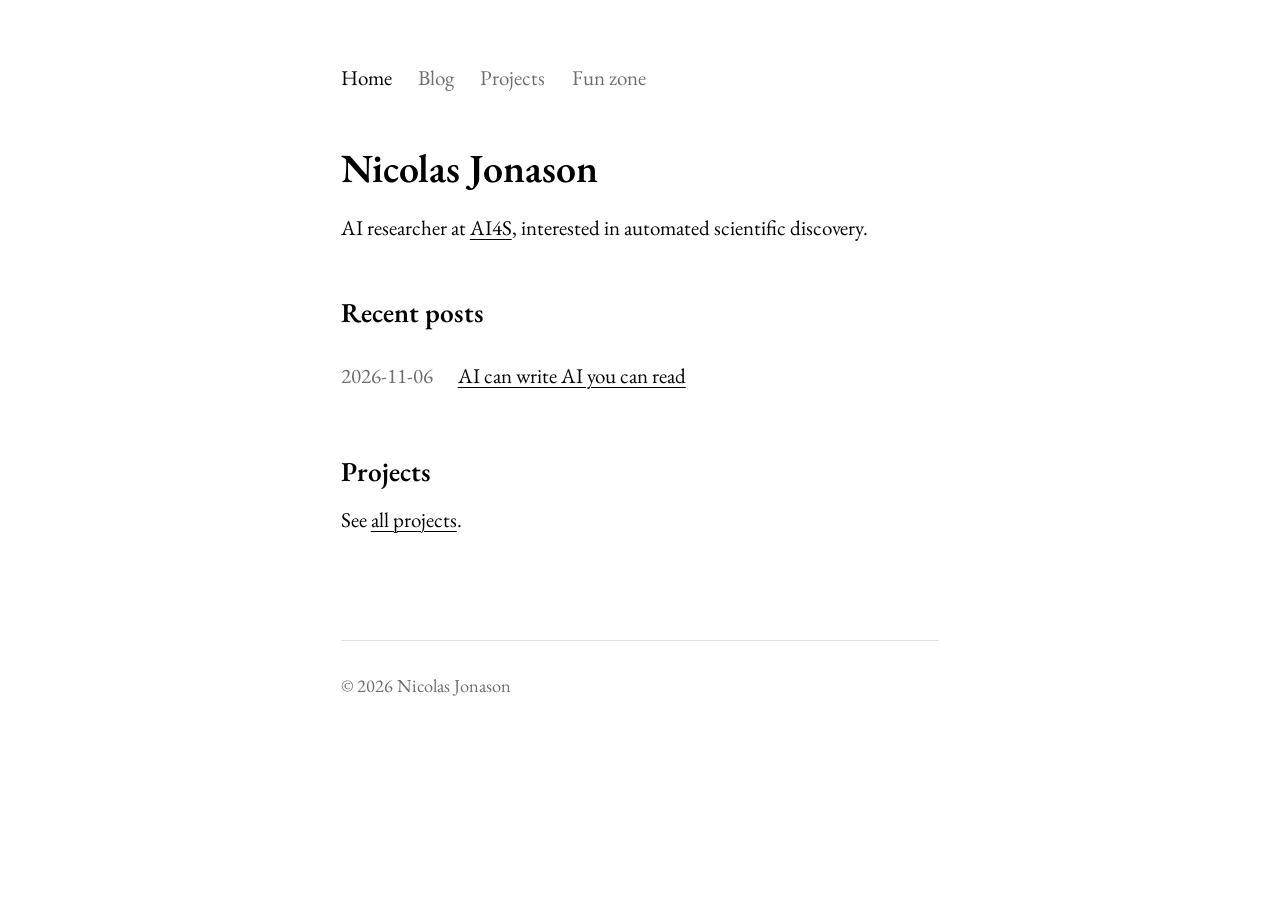
<file: index.html>
<!doctype html>
<html lang="en">
<head>
  <meta charset="utf-8">
  <meta name="viewport" content="width=device-width, initial-scale=1">
  <title>Nicolas Jonason</title>
  <meta name="description" content="AI researcher at AI4S, interested in automated scientific discovery.">
  <link rel="canonical" href="https://erl-j.github.io/">
  <link rel="icon" href="/favicon.svg" type="image/svg+xml">
  <link rel="icon" href="/favicon.ico" sizes="48x48">
  <link rel="apple-touch-icon" href="/apple-touch-icon.png">
  <meta property="og:site_name" content="Nicolas Jonason">
  <meta property="og:type" content="website">
  <meta property="og:title" content="Nicolas Jonason">
  <meta property="og:description" content="AI researcher at AI4S, interested in automated scientific discovery.">
  <meta property="og:url" content="https://erl-j.github.io/">
  <meta property="og:image" content="https://erl-j.github.io/og/default.png">
  <meta property="og:image:width" content="1200">
  <meta property="og:image:height" content="630">
  <meta name="twitter:card" content="summary_large_image">
  <link rel="stylesheet" href="/style.css?v=7">
</head>
<body>
  <header>
    <nav>
      <a href="/" aria-current="page">Home</a>
      <a href="/blog/">Blog</a>
      <a href="/projects/">Projects</a>
      <a href="/fun-zone/">Fun zone</a>
    </nav>
  </header>

  <main>
    <h1>Nicolas Jonason</h1>
    <p>AI researcher at <a href="https://aiforscience.se">AI4S</a>, interested in automated scientific discovery.</p>

    <h2>Recent posts</h2>
    <ul>
      <li><time datetime="2026-11-06">2026-11-06</time> <a href="/blog/AICANWRITEAIYOUCANREAD.html">AI can write AI you can read</a></li>
    </ul>

    <h2>Projects</h2>
    <p>See <a href="/projects/">all projects</a>.</p>
  </main>

  <footer>
    <p>© 2026 Nicolas Jonason</p>
  </footer>
</body>
</html>
</file>
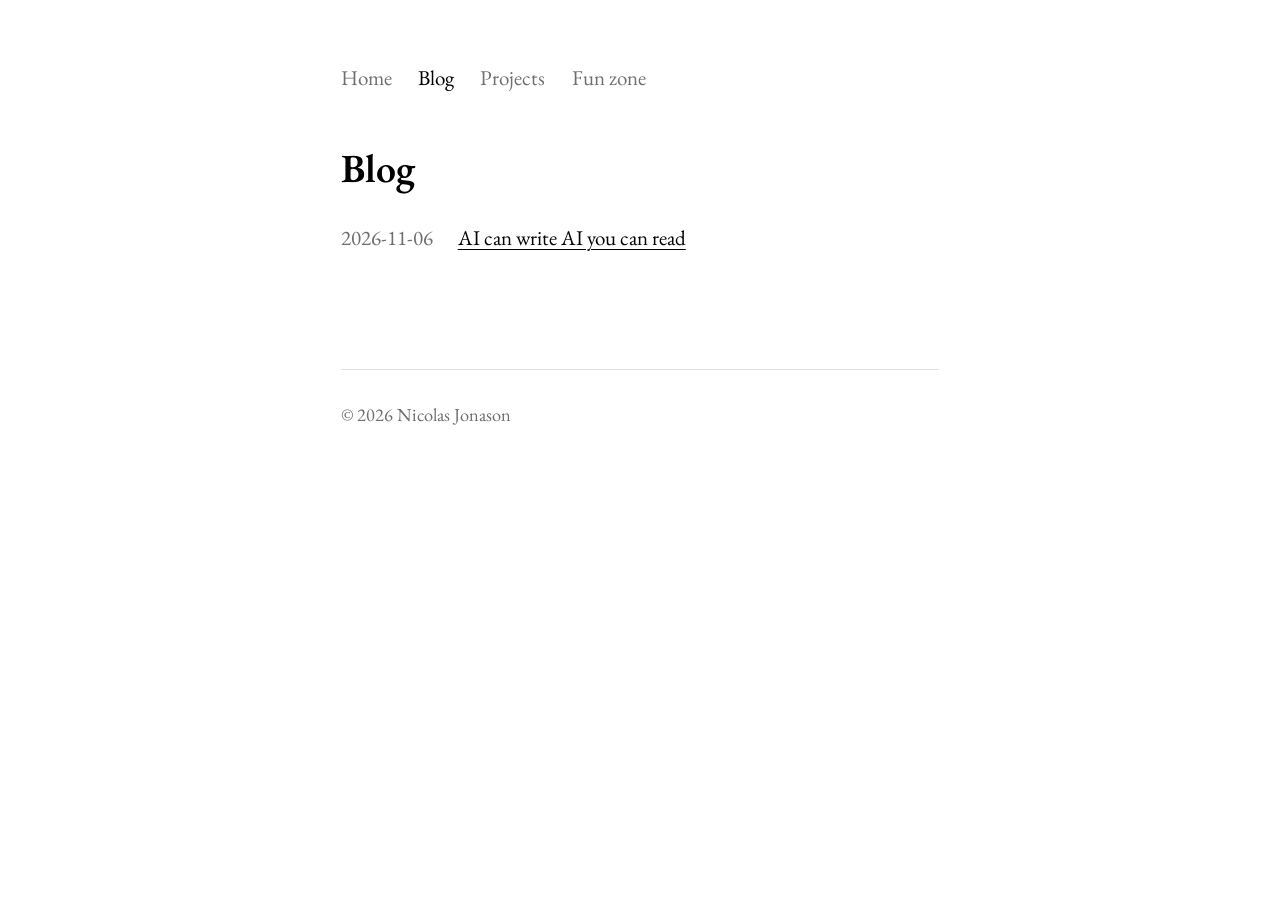
<file: blog/index.html>
<!doctype html>
<html lang="en">
<head>
  <meta charset="utf-8">
  <meta name="viewport" content="width=device-width, initial-scale=1">
  <title>Blog — Nicolas Jonason</title>
  <meta name="description" content="Blog posts by Nicolas Jonason.">
  <link rel="canonical" href="https://erl-j.github.io/blog/">
  <link rel="icon" href="/favicon.svg" type="image/svg+xml">
  <link rel="icon" href="/favicon.ico" sizes="48x48">
  <link rel="apple-touch-icon" href="/apple-touch-icon.png">
  <meta property="og:site_name" content="Nicolas Jonason">
  <meta property="og:type" content="website">
  <meta property="og:title" content="Blog">
  <meta property="og:description" content="Blog posts by Nicolas Jonason.">
  <meta property="og:url" content="https://erl-j.github.io/blog/">
  <meta property="og:image" content="https://erl-j.github.io/og/default.png">
  <meta property="og:image:width" content="1200">
  <meta property="og:image:height" content="630">
  <meta name="twitter:card" content="summary_large_image">
  <link rel="stylesheet" href="/style.css?v=7">
</head>
<body>
  <header>
    <nav>
      <a href="/">Home</a>
      <a href="/blog/" aria-current="page">Blog</a>
      <a href="/projects/">Projects</a>
      <a href="/fun-zone/">Fun zone</a>
    </nav>
  </header>

  <main>
    <h1>Blog</h1>
    <ul>
      <!-- Newest first. Add one line per post. -->
      <li><time datetime="2026-11-06">2026-11-06</time> <a href="/blog/AICANWRITEAIYOUCANREAD.html">AI can write AI you can read</a></li>
    </ul>
  </main>

  <footer>
    <p>© 2026 Nicolas Jonason</p>
  </footer>
</body>
</html>
</file>
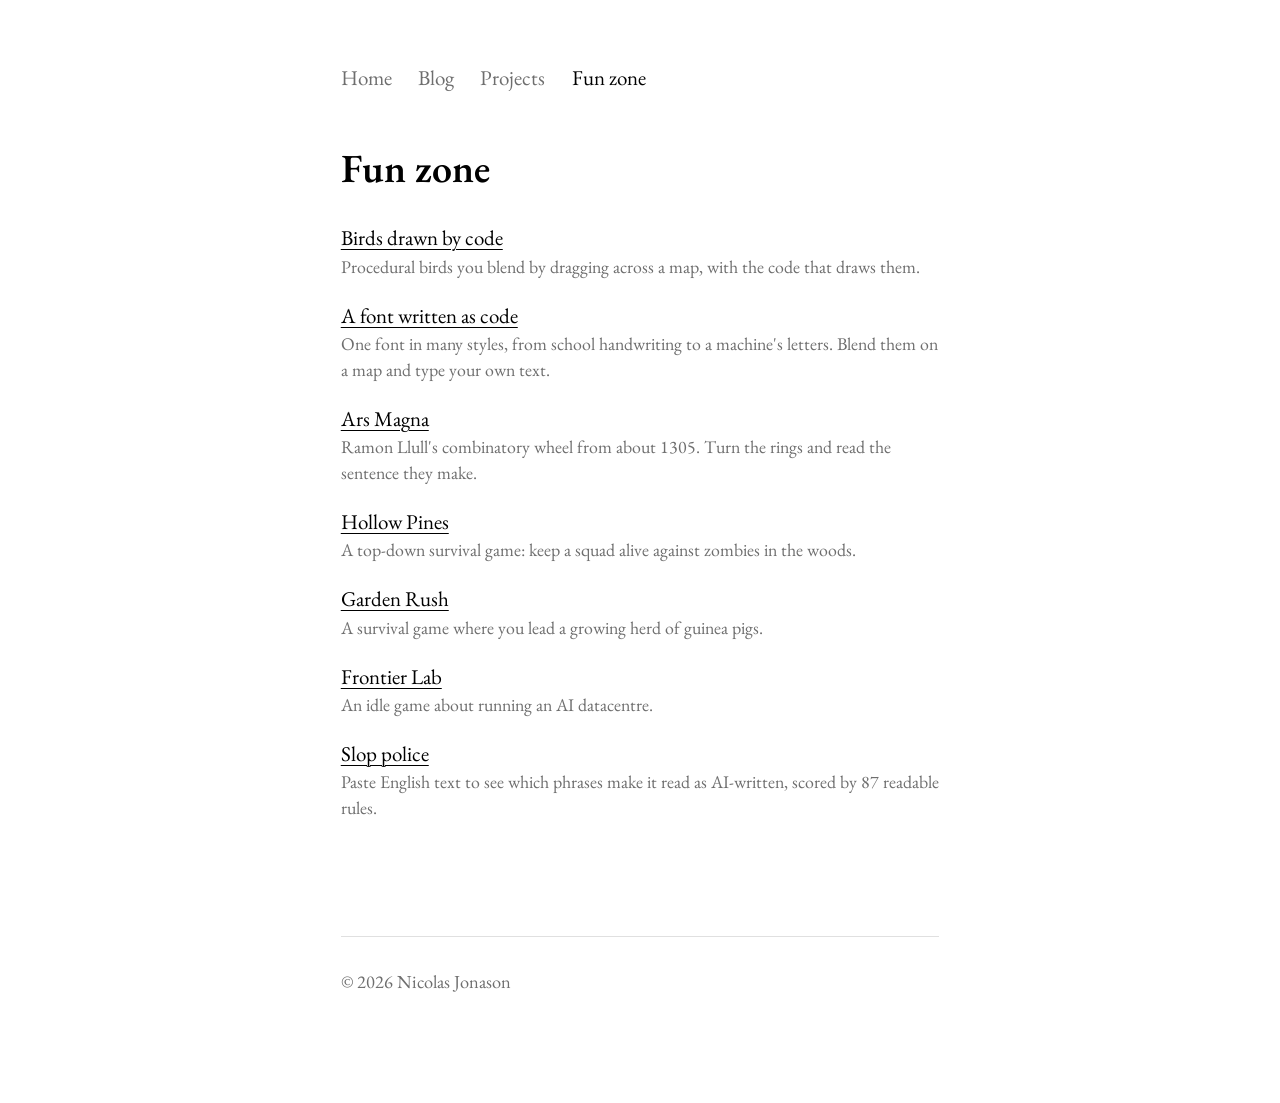
<file: fun-zone/index.html>
<!doctype html>
<html lang="en">
<head>
  <meta charset="utf-8">
  <meta name="viewport" content="width=device-width, initial-scale=1">
  <title>Fun zone — Nicolas Jonason</title>
  <meta name="description" content="Games and interactive demos by Nicolas Jonason.">
  <link rel="canonical" href="https://erl-j.github.io/fun-zone/">
  <link rel="icon" href="/favicon.svg" type="image/svg+xml">
  <link rel="icon" href="/favicon.ico" sizes="48x48">
  <link rel="apple-touch-icon" href="/apple-touch-icon.png">
  <meta property="og:site_name" content="Nicolas Jonason">
  <meta property="og:type" content="website">
  <meta property="og:title" content="Fun zone">
  <meta property="og:description" content="Games and interactive demos by Nicolas Jonason.">
  <meta property="og:url" content="https://erl-j.github.io/fun-zone/">
  <meta property="og:image" content="https://erl-j.github.io/og/default.png">
  <meta property="og:image:width" content="1200">
  <meta property="og:image:height" content="630">
  <meta name="twitter:card" content="summary_large_image">
  <link rel="stylesheet" href="/style.css?v=7">
</head>
<body>
  <header>
    <nav>
      <a href="/">Home</a>
      <a href="/blog/">Blog</a>
      <a href="/projects/">Projects</a>
      <a href="/fun-zone/" aria-current="page">Fun zone</a>
    </nav>
  </header>

  <main>
    <h1>Fun zone</h1>
    <ul>
      <li>
        <a href="/fun-zone/birds.html">Birds drawn by code</a>
        <small>Procedural birds you blend by dragging across a map, with the code that draws them.</small>
      </li>
      <li>
        <a href="/fun-zone/font.html">A font written as code</a>
        <small>One font in many styles, from school handwriting to a machine's letters. Blend them on a map and type your own text.</small>
      </li>
      <li>
        <a href="/fun-zone/ars-magna.html">Ars Magna</a>
        <small>Ramon Llull's combinatory wheel from about 1305. Turn the rings and read the sentence they make.</small>
      </li>
      <li>
        <a href="/fun-zone/hollow-pines.html">Hollow Pines</a>
        <small>A top-down survival game: keep a squad alive against zombies in the woods.</small>
      </li>
      <li>
        <a href="/fun-zone/garden-rush.html">Garden Rush</a>
        <small>A survival game where you lead a growing herd of guinea pigs.</small>
      </li>
      <li>
        <a href="/fun-zone/frontier-lab.html">Frontier Lab</a>
        <small>An idle game about running an AI datacentre.</small>
      </li>
      <li>
        <a href="/fun-zone/slop-police/">Slop police</a>
        <small>Paste English text to see which phrases make it read as AI-written, scored by 87 readable rules.</small>
      </li>
    </ul>
  </main>

  <footer>
    <p>© 2026 Nicolas Jonason</p>
  </footer>
</body>
</html>
</file>
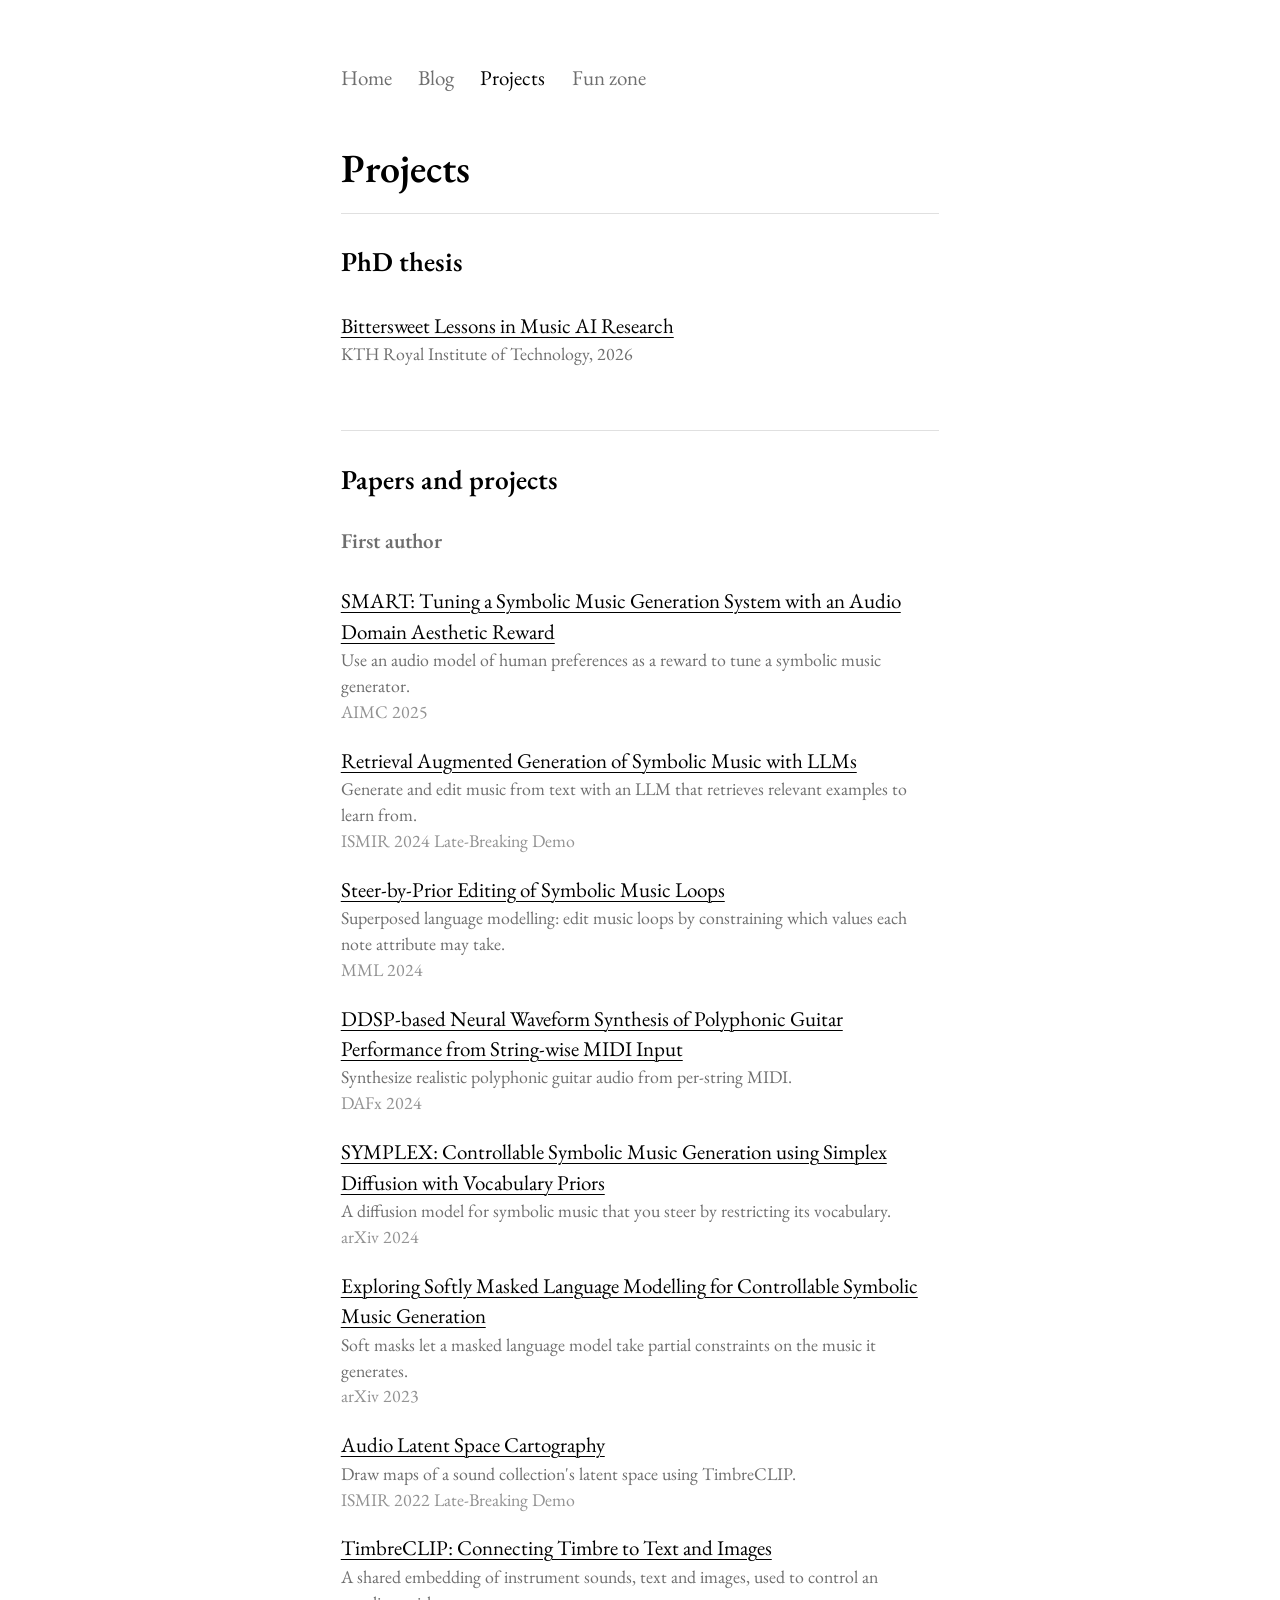
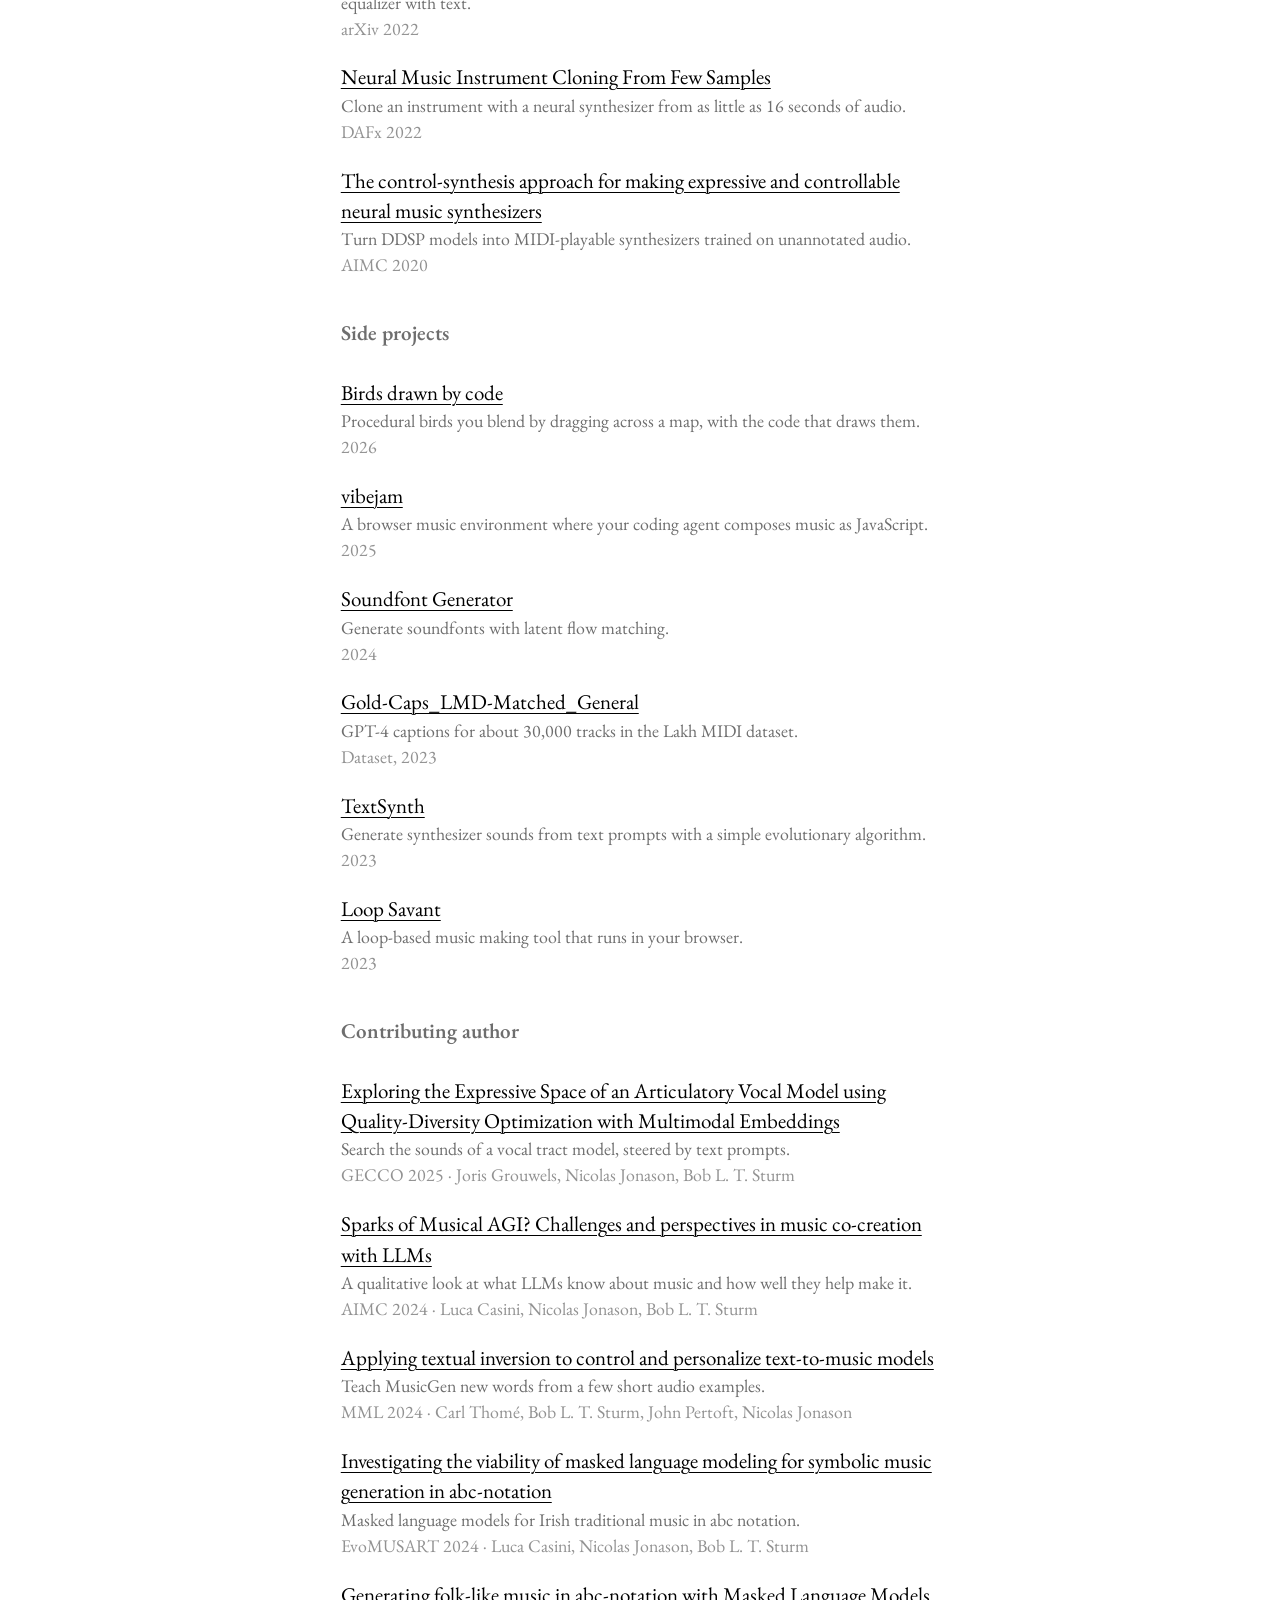
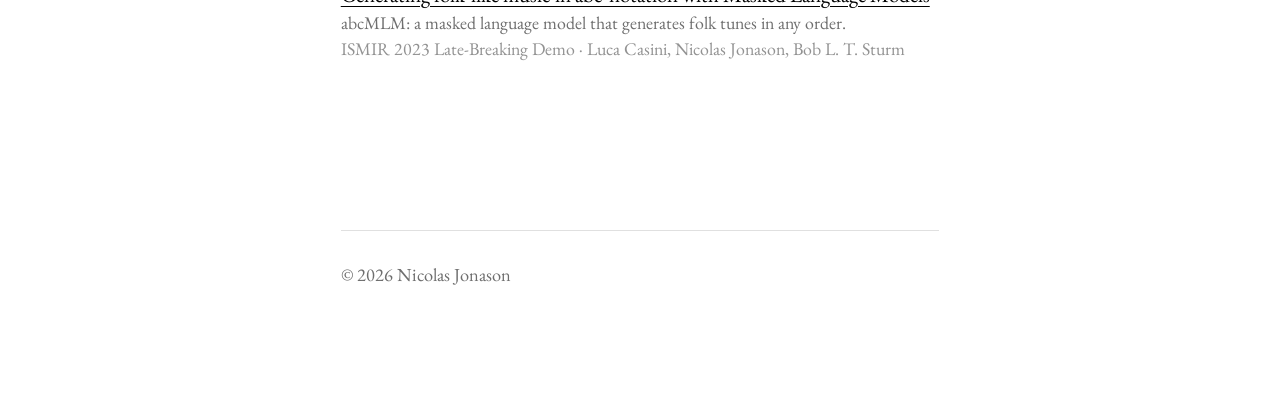
<file: projects/index.html>
<!doctype html>
<html lang="en">
<head>
  <meta charset="utf-8">
  <meta name="viewport" content="width=device-width, initial-scale=1">
  <title>Projects — Nicolas Jonason</title>
  <meta name="description" content="PhD thesis, papers and projects by Nicolas Jonason.">
  <link rel="canonical" href="https://erl-j.github.io/projects/">
  <link rel="icon" href="/favicon.svg" type="image/svg+xml">
  <link rel="icon" href="/favicon.ico" sizes="48x48">
  <link rel="apple-touch-icon" href="/apple-touch-icon.png">
  <meta property="og:site_name" content="Nicolas Jonason">
  <meta property="og:type" content="website">
  <meta property="og:title" content="Projects">
  <meta property="og:description" content="PhD thesis, papers and projects by Nicolas Jonason.">
  <meta property="og:url" content="https://erl-j.github.io/projects/">
  <meta property="og:image" content="https://erl-j.github.io/og/default.png">
  <meta property="og:image:width" content="1200">
  <meta property="og:image:height" content="630">
  <meta name="twitter:card" content="summary_large_image">
  <link rel="stylesheet" href="/style.css?v=7">
</head>
<body>
  <header>
    <nav>
      <a href="/">Home</a>
      <a href="/blog/">Blog</a>
      <a href="/projects/" aria-current="page">Projects</a>
      <a href="/fun-zone/">Fun zone</a>
    </nav>
  </header>

  <main>
    <h1>Projects</h1>

    <section>
      <h2>PhD thesis</h2>
      <ul>
        <li>
          <a href="https://kth.diva-portal.org/smash/record.jsf?pid=diva2:2043729">Bittersweet Lessons in Music AI Research</a>
          <small>KTH Royal Institute of Technology, 2026</small>
        </li>
      </ul>
    </section>

    <section>
      <h2>Papers and projects</h2>

      <h3>First author</h3>
      <ul>
        <li>
          <a href="https://arxiv.org/abs/2504.16839">SMART: Tuning a Symbolic Music Generation System with an Audio Domain Aesthetic Reward</a>
          <small>Use an audio model of human preferences as a reward to tune a symbolic music generator.</small>
          <small>AIMC 2025</small>
        </li>
        <li>
          <a href="https://arxiv.org/abs/2311.10384">Retrieval Augmented Generation of Symbolic Music with LLMs</a>
          <small>Generate and edit music from text with an LLM that retrieves relevant examples to learn from.</small>
          <small>ISMIR 2024 Late-Breaking Demo</small>
        </li>
        <li>
          <a href="https://arxiv.org/abs/2408.02434">Steer-by-Prior Editing of Symbolic Music Loops</a>
          <small>Superposed language modelling: edit music loops by constraining which values each note attribute may take.</small>
          <small>MML 2024</small>
        </li>
        <li>
          <a href="https://arxiv.org/abs/2309.07658">DDSP-based Neural Waveform Synthesis of Polyphonic Guitar Performance from String-wise MIDI Input</a>
          <small>Synthesize realistic polyphonic guitar audio from per-string MIDI.</small>
          <small>DAFx 2024</small>
        </li>
        <li>
          <a href="https://arxiv.org/abs/2405.12666">SYMPLEX: Controllable Symbolic Music Generation using Simplex Diffusion with Vocabulary Priors</a>
          <small>A diffusion model for symbolic music that you steer by restricting its vocabulary.</small>
          <small>arXiv 2024</small>
        </li>
        <li>
          <a href="https://arxiv.org/abs/2305.03530">Exploring Softly Masked Language Modelling for Controllable Symbolic Music Generation</a>
          <small>Soft masks let a masked language model take partial constraints on the music it generates.</small>
          <small>arXiv 2023</small>
        </li>
        <li>
          <a href="https://arxiv.org/abs/2212.02610">Audio Latent Space Cartography</a>
          <small>Draw maps of a sound collection's latent space using TimbreCLIP.</small>
          <small>ISMIR 2022 Late-Breaking Demo</small>
        </li>
        <li>
          <a href="https://arxiv.org/abs/2211.11225">TimbreCLIP: Connecting Timbre to Text and Images</a>
          <small>A shared embedding of instrument sounds, text and images, used to control an equalizer with text.</small>
          <small>arXiv 2022</small>
        </li>
        <li>
          <a href="https://dafx.de/paper-archive/details/zWyI3tFAzaieWGQuM45sEg">Neural Music Instrument Cloning From Few Samples</a>
          <small>Clone an instrument with a neural synthesizer from as little as 16 seconds of audio.</small>
          <small>DAFx 2022</small>
        </li>
        <li>
          <a href="https://zenodo.org/records/4285384">The control-synthesis approach for making expressive and controllable neural music synthesizers</a>
          <small>Turn DDSP models into MIDI-playable synthesizers trained on unannotated audio.</small>
          <small>AIMC 2020</small>
        </li>
      </ul>

      <h3>Side projects</h3>
      <ul>
        <li>
          <a href="/fun-zone/birds.html">Birds drawn by code</a>
          <small>Procedural birds you blend by dragging across a map, with the code that draws them.</small>
          <small>2026</small>
        </li>
        <li>
          <a href="https://github.com/erl-j/vibejam">vibejam</a>
          <small>A browser music environment where your coding agent composes music as JavaScript.</small>
          <small>2025</small>
        </li>
        <li>
          <a href="https://github.com/erl-j/soundfont-generator">Soundfont Generator</a>
          <small>Generate soundfonts with latent flow matching.</small>
          <small>2024</small>
        </li>
        <li>
          <a href="https://zenodo.org/records/10178563">Gold-Caps_LMD-Matched_General</a>
          <small>GPT-4 captions for about 30,000 tracks in the Lakh MIDI dataset.</small>
          <small>Dataset, 2023</small>
        </li>
        <li>
          <a href="https://github.com/erl-j/textsynth">TextSynth</a>
          <small>Generate synthesizer sounds from text prompts with a simple evolutionary algorithm.</small>
          <small>2023</small>
        </li>
        <li>
          <a href="https://github.com/erl-j/loop-savant">Loop Savant</a>
          <small>A loop-based music making tool that runs in your browser.</small>
          <small>2023</small>
        </li>
      </ul>

      <h3>Contributing author</h3>
      <ul>
        <li>
          <a href="https://doi.org/10.1145/3712256.3726313">Exploring the Expressive Space of an Articulatory Vocal Model using Quality-Diversity Optimization with Multimodal Embeddings</a>
          <small>Search the sounds of a vocal tract model, steered by text prompts.</small>
          <small>GECCO 2025 · Joris Grouwels, Nicolas Jonason, Bob L. T. Sturm</small>
        </li>
        <li>
          <a href="https://zenodo.org/records/15110310">Sparks of Musical AGI? Challenges and perspectives in music co-creation with LLMs</a>
          <small>A qualitative look at what LLMs know about music and how well they help make it.</small>
          <small>AIMC 2024 · Luca Casini, Nicolas Jonason, Bob L. T. Sturm</small>
        </li>
        <li>
          <a href="https://www.diva-portal.org/smash/record.jsf?pid=diva2:1893350">Applying textual inversion to control and personalize text-to-music models</a>
          <small>Teach MusicGen new words from a few short audio examples.</small>
          <small>MML 2024 · Carl Thomé, Bob L. T. Sturm, John Pertoft, Nicolas Jonason</small>
        </li>
        <li>
          <a href="https://doi.org/10.1007/978-3-031-56992-0_6">Investigating the viability of masked language modeling for symbolic music generation in abc-notation</a>
          <small>Masked language models for Irish traditional music in abc notation.</small>
          <small>EvoMUSART 2024 · Luca Casini, Nicolas Jonason, Bob L. T. Sturm</small>
        </li>
        <li>
          <a href="https://ismir2023program.ismir.net/lbd_329.html">Generating folk-like music in abc-notation with Masked Language Models</a>
          <small>abcMLM: a masked language model that generates folk tunes in any order.</small>
          <small>ISMIR 2023 Late-Breaking Demo · Luca Casini, Nicolas Jonason, Bob L. T. Sturm</small>
        </li>
      </ul>
    </section>
  </main>

  <footer>
    <p>© 2026 Nicolas Jonason</p>
  </footer>
</body>
</html>
</file>
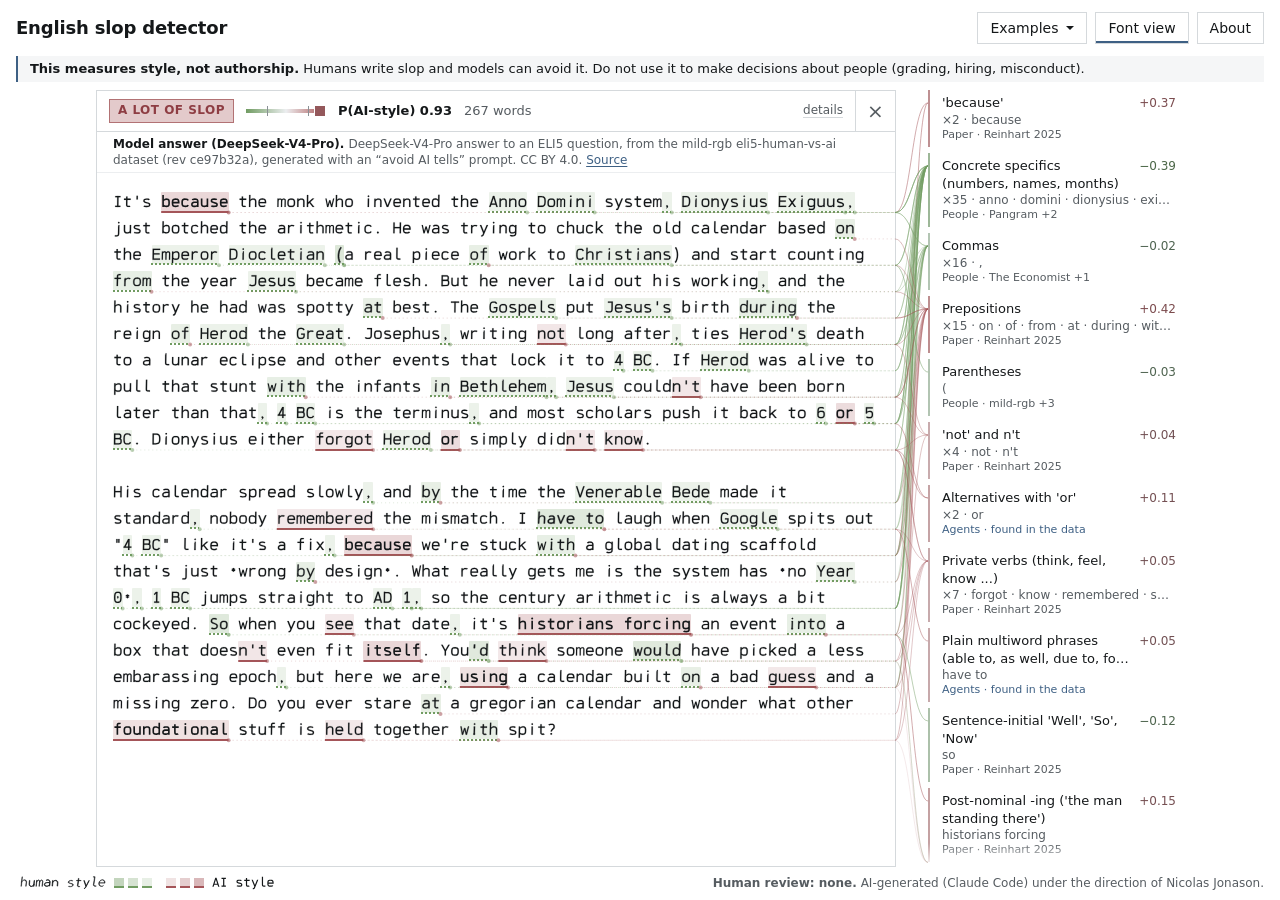
<file: fun-zone/slop-police/index.html>
<!doctype html><html><head><meta charset=utf8><meta name=viewport content="width=device-width,initial-scale=1,viewport-fit=cover"><style>:root{color-scheme:light;box-sizing:border-box;padding-top:env(safe-area-inset-top,0px);padding-bottom:env(safe-area-inset-bottom,0px)}html{scroll-padding-top:env(safe-area-inset-top,0px)}body{margin:0;padding:0;font:14px -apple-system,BlinkMacSystemFont,sans-serif;background:#fff;color:#000}img{max-width:100%}[hidden]:not([hidden=until-found i]){display:none!important}</style></head><body>
<title>Slop detector</title>
<meta name="claude:viewport-fit-sides" content="cover">
<link rel="stylesheet" href="style.css">
<script defer src="slop-data.js"></script>
<script defer src="examples.js"></script>
<script defer src="engine.js"></script>
<script defer src="fontgen.js"></script>
<script defer src="fontview.js"></script>
<script defer src="app.js"></script>

<div class="app" id="app">
  <header class="bar">
    <h1><span class="lw">English slop detector</span><span class="ln">Slop detector</span></h1>
    <nav class="actions" aria-label="Examples and help">
      <div class="exmenu" id="exmenu">
        <button type="button" class="btn" id="ex-btn" aria-haspopup="listbox" aria-expanded="false" aria-controls="ex-list">Examples<span class="caret" aria-hidden="true"></span></button>
        <ul class="ex-list" id="ex-list" role="listbox" tabindex="-1" aria-label="Example texts" hidden></ul>
      </div>
      <button type="button" class="btn" id="font-btn" aria-pressed="false" title="Letter shapes follow the evidence: loose and irregular = human style, square and uniform = AI style">Font view</button>
      <a class="btn" id="about-btn" href="about.html">About</a>
    </nav>
  </header>

  <p class="notice" role="note"><strong>This measures style, not authorship.</strong> Humans write slop and models can avoid it. Do not use it to make decisions about people (grading, hiring, misconduct).</p>

  <main class="stage" id="stage">
    <div class="notes notes-left" id="notes-left" role="group" aria-label="Rules that fired on the visible text (left margin)"><div class="notes-scroll"><div class="notes-inner"></div></div></div>

    <section class="box" id="box" aria-label="Text and verdict">
      <div class="vbar">
      <button type="button" class="verdict no-score" id="verdict" aria-haspopup="dialog" aria-live="polite">
        <span class="v-label" id="v-label">Loading…</span>
        <span class="v-meter" aria-hidden="true"><span class="v-tick" id="v-tick1"></span><span class="v-tick" id="v-tick2"></span><span class="v-mark" id="v-mark"></span></span>
        <span class="v-prob" id="v-prob"></span>
        <span class="v-words" id="v-words"></span>
        <span class="v-more" aria-hidden="true">details</span>
      </button>
      <button type="button" class="clear" id="clear" aria-label="Clear the text" title="Clear the text">×</button>
      </div>
      <p class="prov" id="prov" hidden></p>
      <div class="editor" id="editor">
        <div class="ed-grid" id="ed-grid">
          <div class="bd-inner" id="bd-inner" aria-hidden="true"></div>
          <svg class="glyphs" id="glyphs" aria-hidden="true"></svg>
          <textarea id="text" spellcheck="false" autocomplete="off" autocapitalize="sentences"
                    aria-label="English text to check" placeholder="Type or paste English text here (100 words or more for a score). It is analysed as you type and never leaves this page."></textarea>
          <svg class="inlay" id="inlay" aria-hidden="true"></svg>
        </div>
      </div>
    </section>

    <div class="notes notes-right" id="notes-right" role="group" aria-label="Rules that fired on the visible text"><div class="notes-scroll"><div class="notes-inner"></div></div></div>
    <div class="chips" id="chips" role="group" aria-label="Rules that fired on the visible text" data-empty="Rules whose hits are in view appear here."></div>

    <svg class="leaders" id="leaders" aria-hidden="true"></svg>
  </main>

  <footer class="foot">
    <span class="legend" aria-label="Colour scale: green towards human style, red towards AI style; stronger colour means stronger evidence. Dotted underline: human style, solid: AI style. In font view, loose irregular letters lean human style, square uniform letters AI style.">
      <span class="lg-end" data-spec="hand"><span class="lg-txt">human style</span></span><span class="sw fill o" style="--k:1"></span><span class="sw fill o" style="--k:.55"></span><span class="sw fill o" style="--k:.15"></span><span class="lg-gap"></span><span class="sw fill t" style="--k:.15"></span><span class="sw fill t" style="--k:.55"></span><span class="sw fill t" style="--k:1"></span><span class="lg-end" data-spec="machine"><span class="lg-txt">AI style</span></span>
    </span>
    <span class="review"><strong>Human review: none.</strong> AI-generated (Claude Code) under the direction of Nicolas Jonason.</span>
  </footer>
</div>

<div class="pop" id="pop" role="dialog" aria-modal="false" aria-labelledby="pop-title" hidden>
  <button type="button" class="pop-close" id="pop-close" aria-label="Close">×</button>
  <div id="pop-body"></div>
</div>

<noscript><p class="noscript">This page needs JavaScript; it runs entirely in your browser.</p></noscript>

</body></html>
</file>
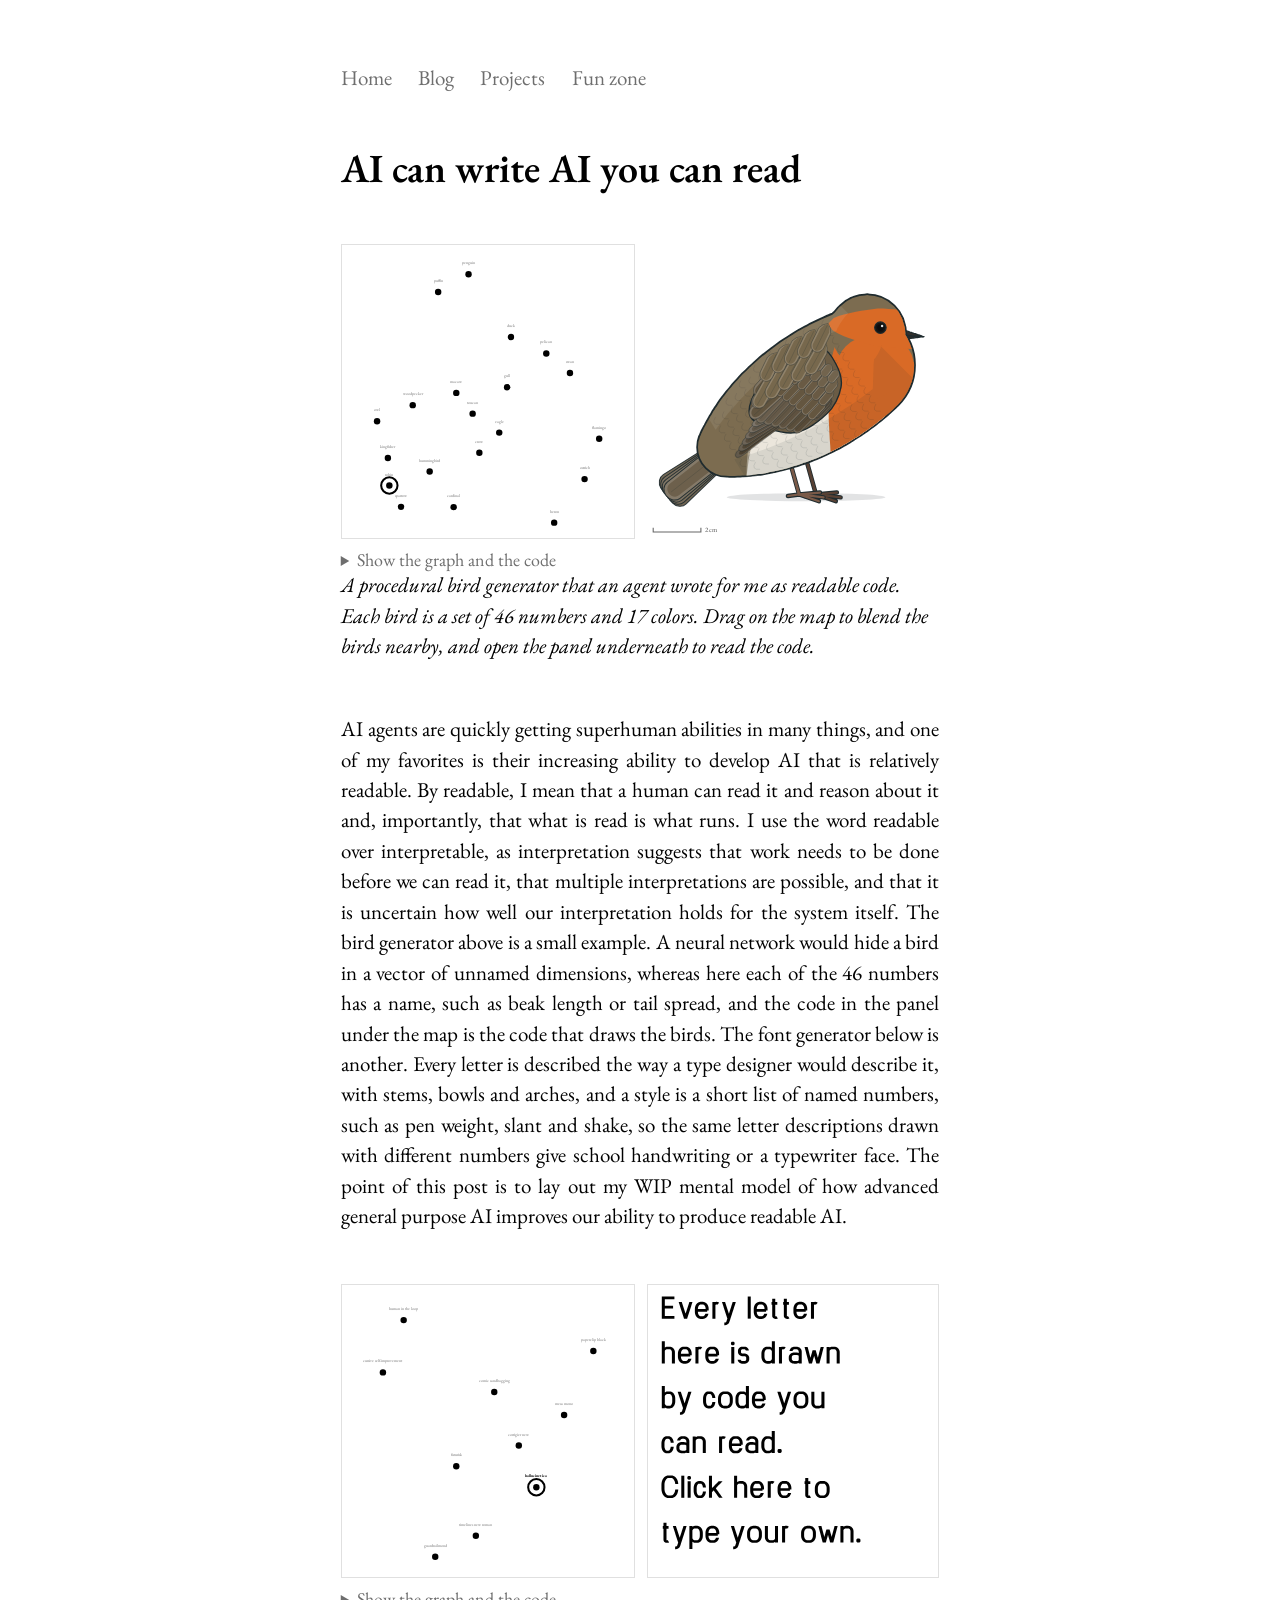
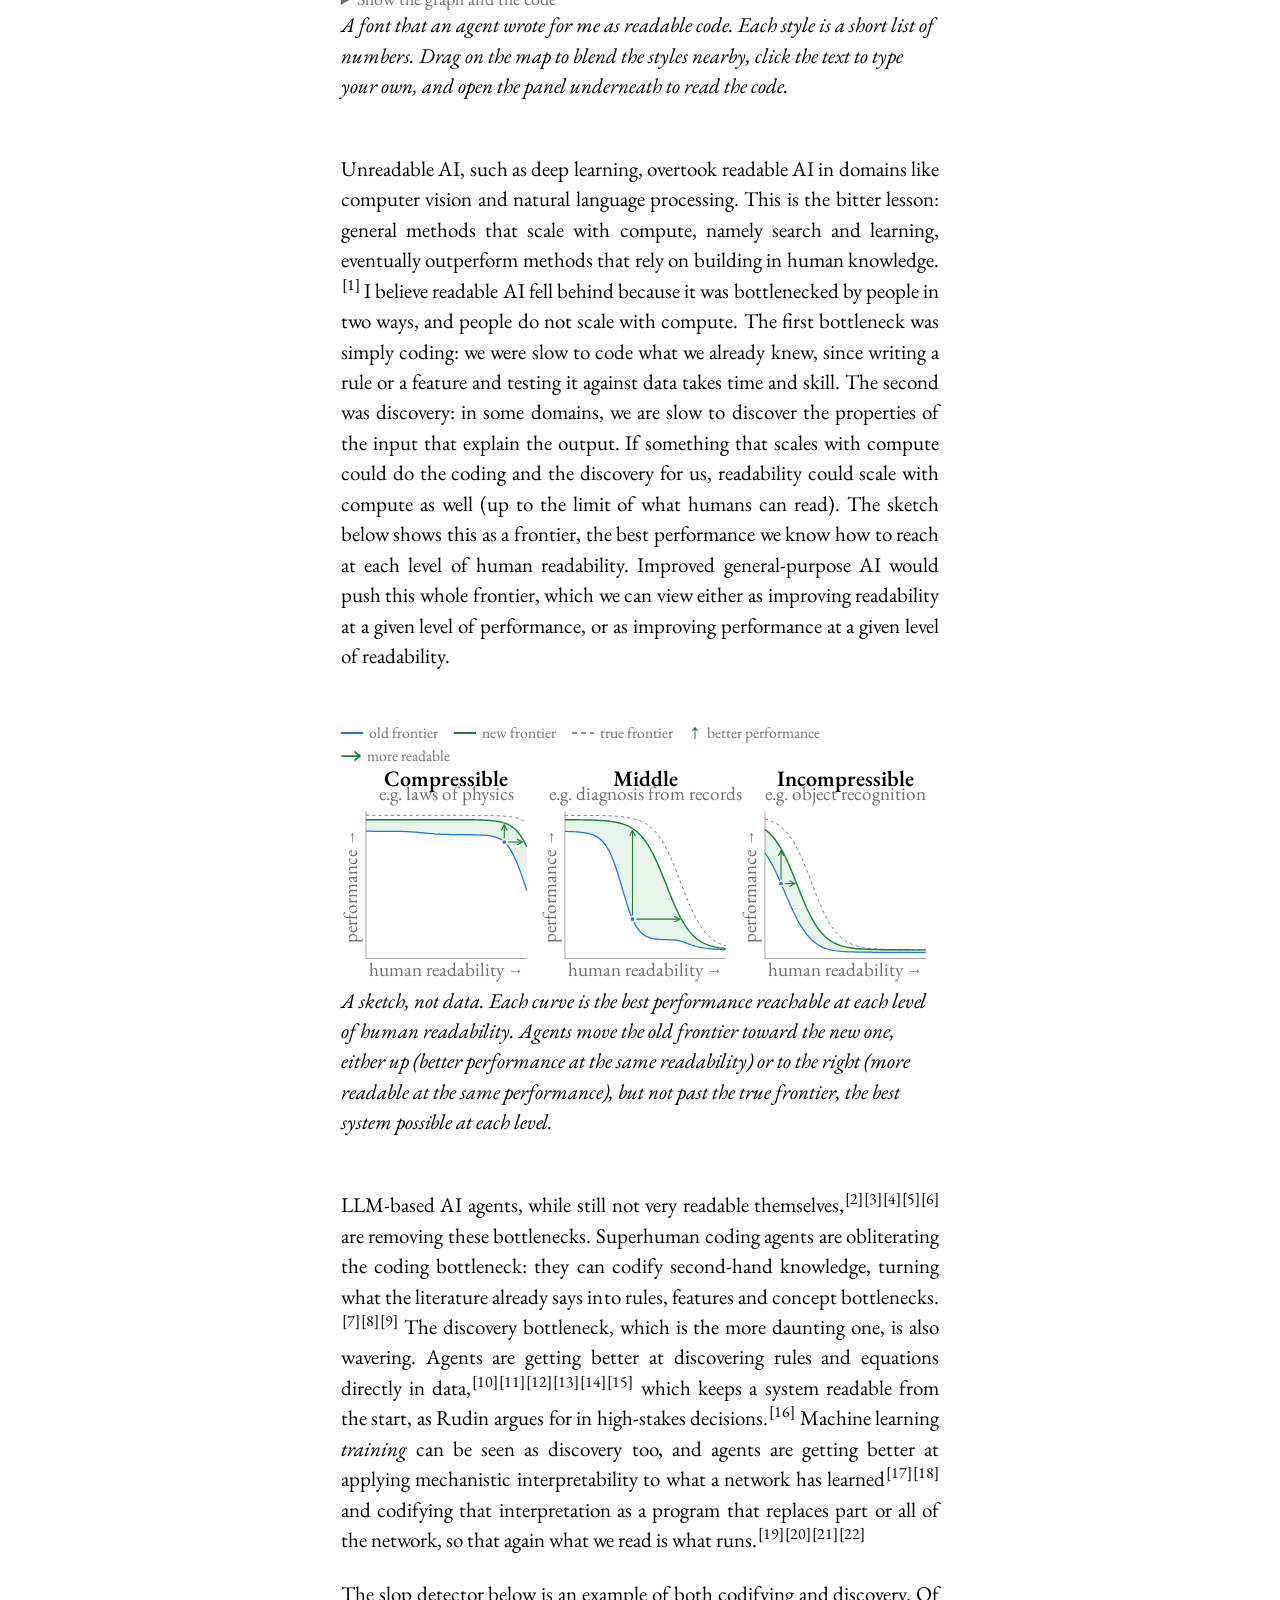
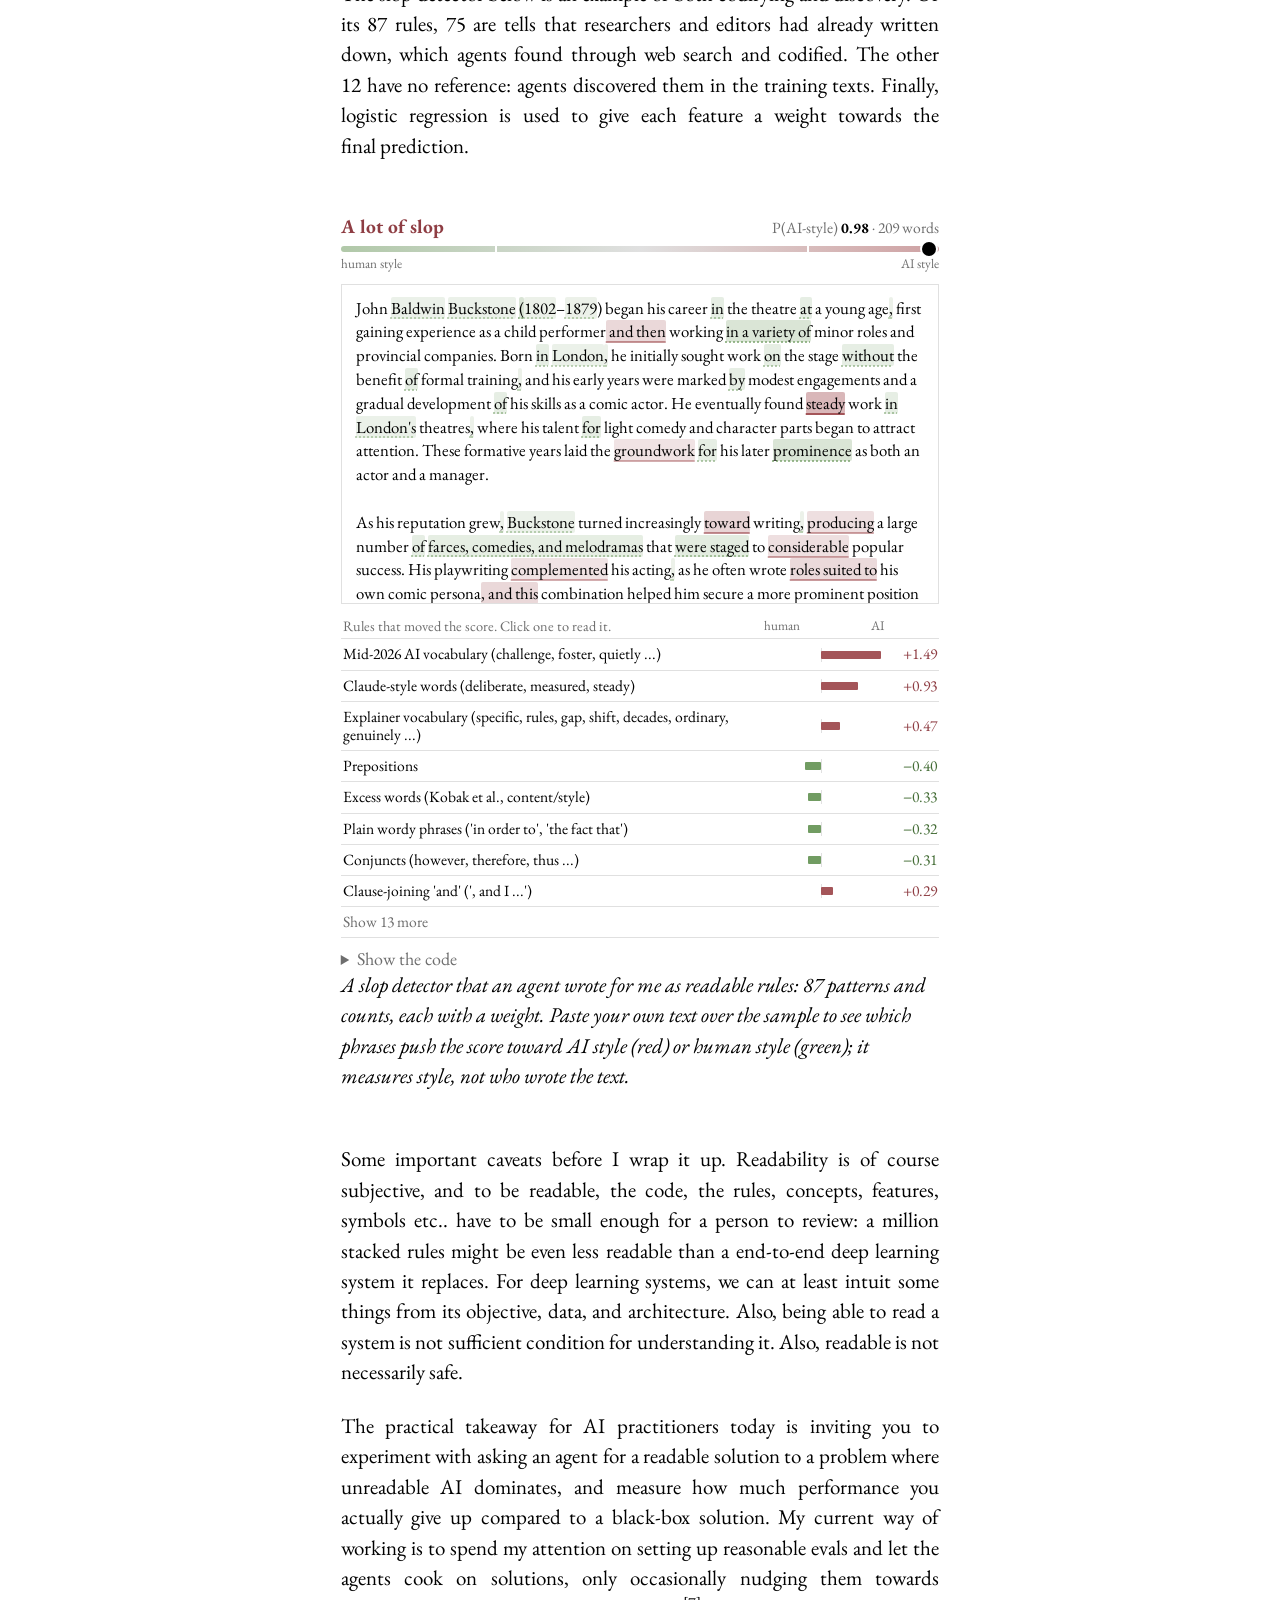
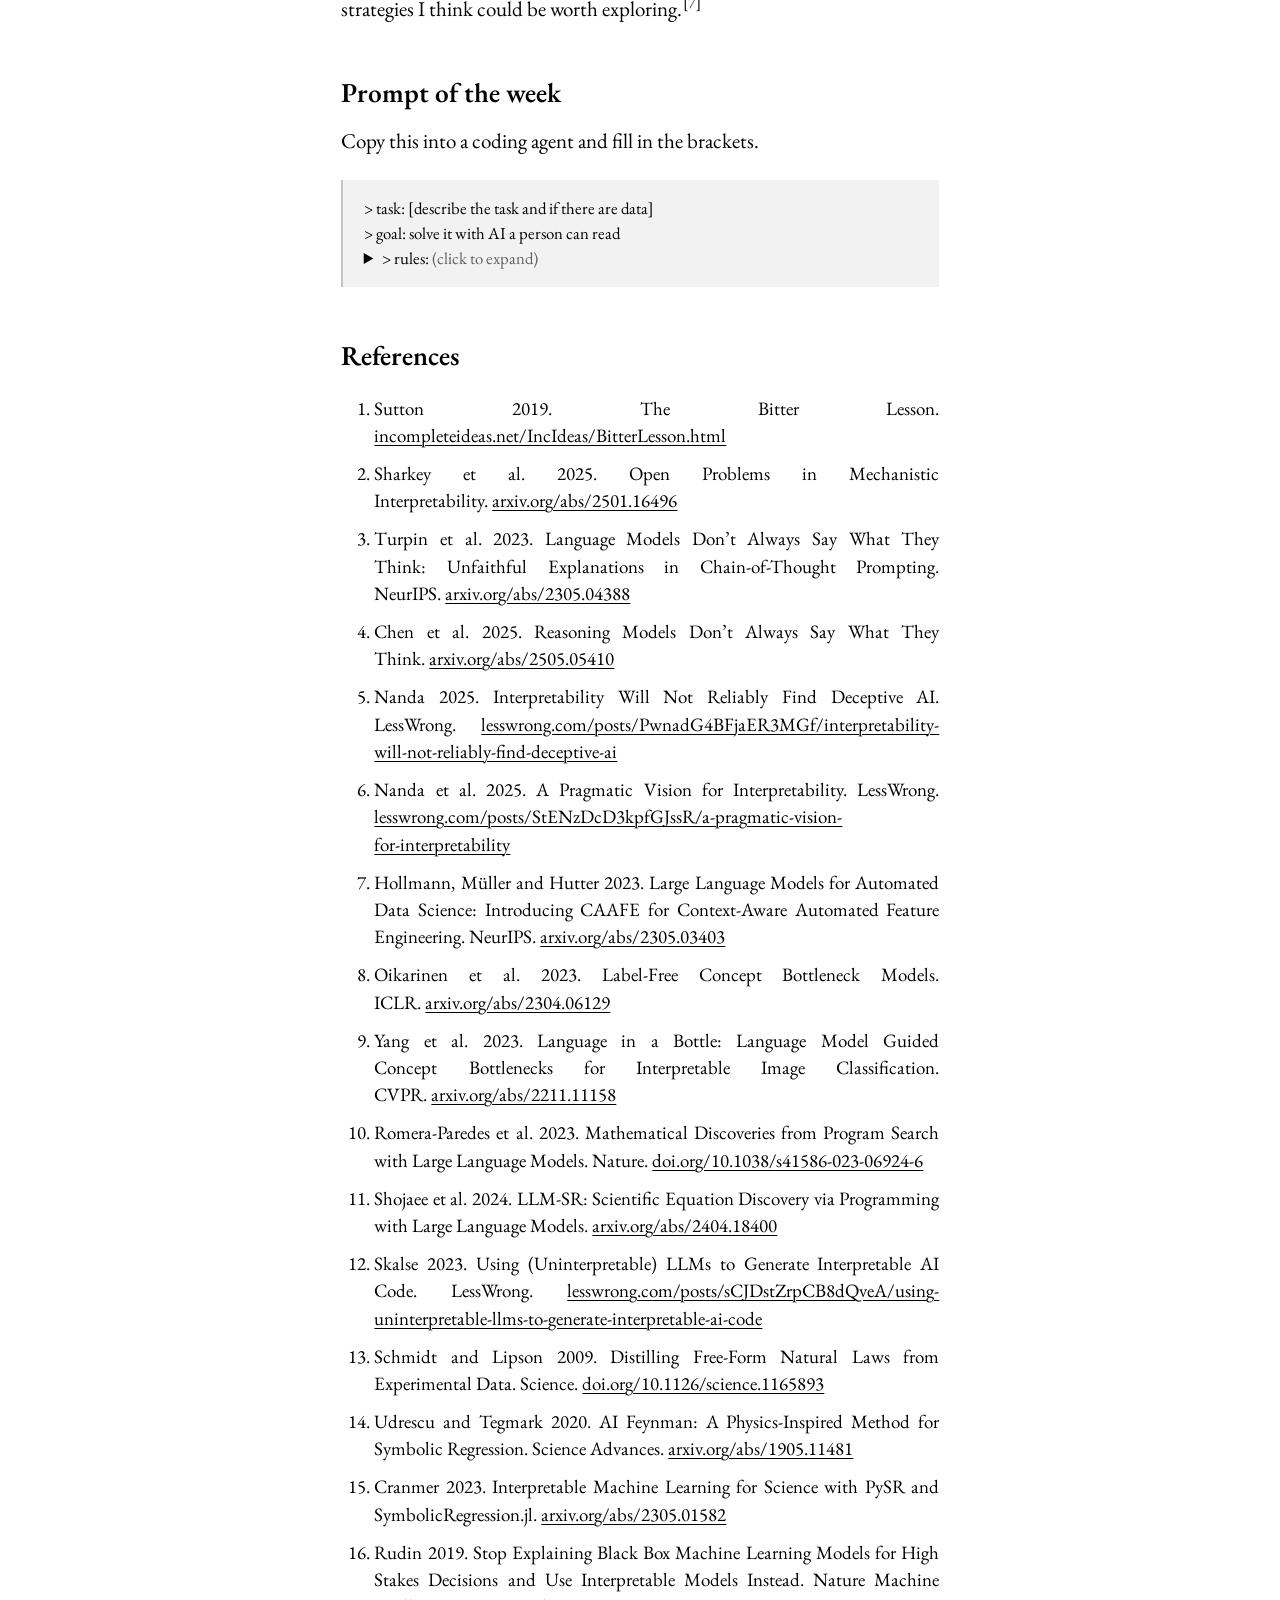
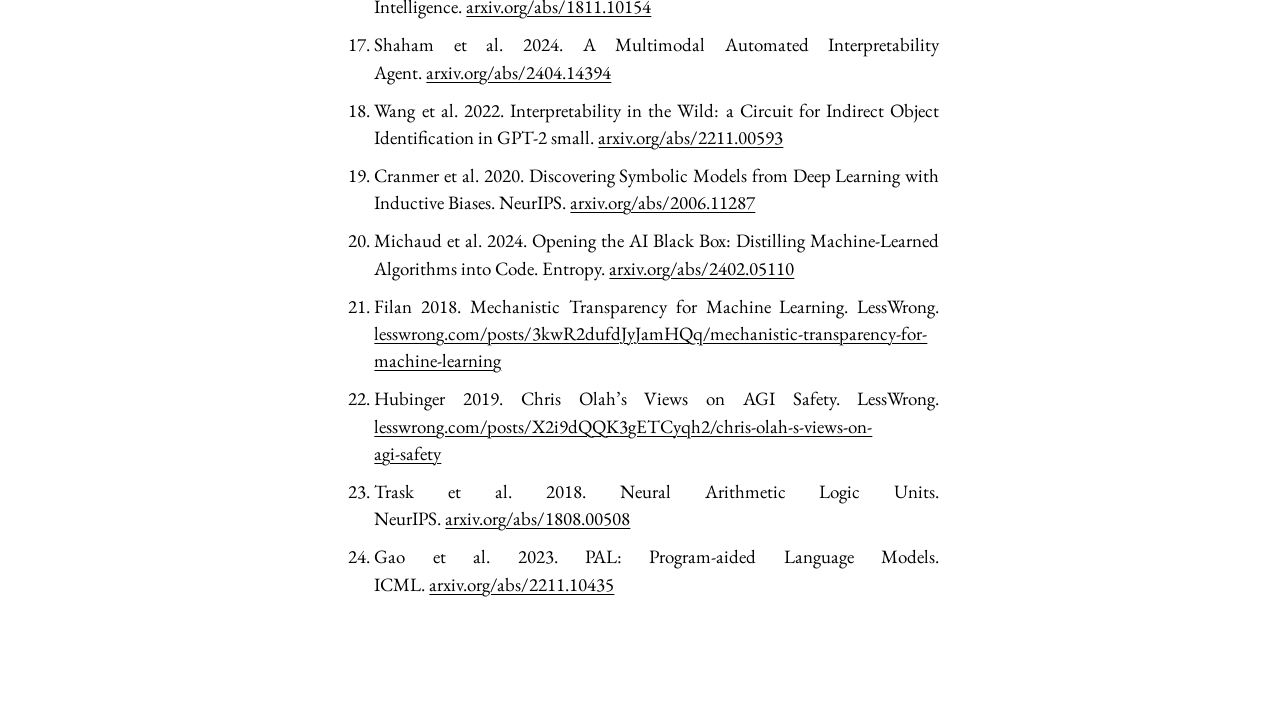
<file: blog/AICANWRITEAIYOUCANREAD.html>
<!doctype html>
<html lang="en">
<head>
  <meta charset="utf-8">
  <meta name="viewport" content="width=device-width, initial-scale=1">
  <title>AI can write AI you can read (draft) — Nicolas Jonason</title>
  <meta name="description" content="AI agents are quickly getting superhuman abilities in many things, and one of my favorites is their increasing ability to develop AI that is relatively readable.">
  <link rel="canonical" href="https://erl-j.github.io/blog/AICANWRITEAIYOUCANREAD.html">
  <link rel="icon" href="/favicon.svg" type="image/svg+xml">
  <link rel="icon" href="/favicon.ico" sizes="48x48">
  <link rel="apple-touch-icon" href="/apple-touch-icon.png">
  <meta property="og:site_name" content="Nicolas Jonason">
  <meta property="og:type" content="article">
  <meta property="og:title" content="AI can write AI you can read">
  <meta property="og:description" content="AI agents are quickly getting superhuman abilities in many things, and one of my favorites is their increasing ability to develop AI that is relatively readable.">
  <meta property="og:url" content="https://erl-j.github.io/blog/AICANWRITEAIYOUCANREAD.html">
  <meta property="og:image" content="https://erl-j.github.io/og/ai-can-write.png">
  <meta property="og:image:width" content="1200">
  <meta property="og:image:height" content="630">
  <meta name="twitter:card" content="summary_large_image">
  <link rel="stylesheet" href="/style.css?v=7">
  <script src="/cite.js?v=2" defer></script>
  <script src="/fun-zone/birdmap.js?v=40c3322b" defer></script>
  <script src="/fun-zone/font.js?v=e7cc9c05" defer></script>
  <script src="/fun-zone/slop.js?v=7f45d2df" defer></script>
  <style>
    /* Draft-only: numbered references. Hover shows the source; click opens it. */
    .cite.num { text-decoration: none; font-size: 0.75em; vertical-align: super; line-height: 0; margin-left: 1px; }
    .cite.num .cite-pop { font-size: 1.2em; line-height: 1.4; }
    .draft-note { font-size: 0.85em; opacity: 0.7; }
    /* Prompt box: same look as pre.transcript, with the rules folded behind a click. */
    .prompt { margin: 0 0 1.1rem; padding: 0.75rem 1rem; background: var(--learned-bg); border-left: 2px solid var(--learned-line); font-size: 0.8rem; line-height: 1.5; }
    .prompt pre { margin: 0; font: inherit; white-space: pre-wrap; overflow-wrap: anywhere; }
    .prompt summary { cursor: pointer; }
    .prompt details:not([open]) summary::after { content: " (click to expand)"; opacity: 0.6; }
    /* Three examples: input -> agent step -> readable output. */
    .examples .ex { margin: 0 0 1.25rem; font-size: 0.8rem; line-height: 1.45; }
    .examples .ex-label { margin: 0 0 0.35rem; color: var(--muted); }
    .examples .ex-row { display: grid; grid-template-columns: minmax(0, 1fr) 7.5rem minmax(0, 1fr); gap: 0.6rem; align-items: stretch; }
    .examples .box { display: flex; flex-direction: column; justify-content: center; min-width: 0; padding: 0.6rem 0.75rem; border: 1.25px solid; border-radius: 3px; }
    .examples .in { background: var(--learned-bg); border-color: var(--learned-line); }
    .examples .out { background: var(--hand-bg); border-color: var(--hand); }
    .examples .box p { margin: 0; }
    .examples .cap { display: block; margin-top: 0.3rem; color: var(--muted); }
    .examples pre { margin: 0; font: inherit; white-space: pre-wrap; overflow-wrap: anywhere; }
    .examples svg { display: block; width: 100%; max-width: 132px; height: auto; margin: 0 auto; overflow: visible; }
    .examples .in .cap { text-align: center; }
    .examples .in.quote .cap { text-align: left; }
    .examples .axis, .examples .edge { fill: none; stroke: var(--learned-line); stroke-width: 1.25; stroke-linecap: round; }
    .examples .dot { fill: var(--muted); }
    .examples .node { fill: var(--learned-bg); stroke: var(--muted); stroke-width: 1.25; }
    .examples .tick { fill: var(--muted); font-size: 10px; }
    .examples .step { display: flex; flex-direction: column; justify-content: center; gap: 0.35rem; color: var(--muted); text-align: center; line-height: 1.25; }
    .examples .arrow { position: relative; display: block; height: 1.5px; background: var(--learned-line); }
    .examples .arrow::after { content: ""; position: absolute; right: 0; top: 50%; width: 7px; height: 7px; border-top: 1.5px solid var(--learned-line); border-right: 1.5px solid var(--learned-line); transform: translateY(-50%) rotate(45deg); }
    .examples figcaption { margin-top: 1.25rem; }

    @media (max-width: 30rem) {
      .examples .ex-row { grid-template-columns: minmax(0, 1fr); gap: 0.4rem; }
      .examples .step { flex-direction: row-reverse; justify-content: flex-end; align-items: center; gap: 0.6rem; padding-left: 1.25rem; text-align: left; }
      .examples .arrow { flex: none; width: 1.5px; height: 1.6rem; }
      .examples .arrow::after { right: auto; left: 50%; top: auto; bottom: 0; transform: translateX(-50%) rotate(135deg); }
    }

    /* Frontier sketch: one svg per domain, three across, stacked on phones. */
    .frontier { --cur: #1a73e8; --fut: #188038; --fut-bg: #e6f4ea; }
    @media (prefers-color-scheme: dark) { .frontier { --cur: #8ab4f8; --fut: #81c995; --fut-bg: #1e3326; } }
    .frontier .panels { display: grid; grid-template-columns: repeat(3, minmax(0, 1fr)); }
    .frontier .panels svg { display: block; width: 100%; height: auto; overflow: visible; font-family: inherit; }
    .frontier .legend { display: flex; flex-wrap: wrap; gap: 4px 16px; margin: 0 0 8px; font-size: 13px; color: var(--muted); }
    .frontier .legend svg { display: inline-block; height: 12px; vertical-align: -1px; margin-right: 6px; }
    @media (max-width: 30rem) { .frontier .panels { grid-template-columns: minmax(0, 17rem); justify-content: center; gap: 0.75rem; } }
  </style>
</head>
<body>
  <header>
    <nav>
      <a href="/">Home</a>
      <a href="/blog/">Blog</a>
      <a href="/projects/">Projects</a>
      <a href="/fun-zone/">Fun zone</a>
    </nav>
  </header>

  <main>
    <article>
      <h1>AI can write AI you can read</h1>
      <figure>
        <div id="birdmap"></div>
        <figcaption><em>A procedural bird generator that an agent wrote for me as readable code. Each bird is a set of 46 numbers and 17 colors. Drag on the map to blend the birds nearby, and open the panel underneath to read the code.</em></figcaption>
      </figure>

      <p>
        AI agents are quickly getting superhuman abilities in many things, and one of my favorites is their increasing ability to develop AI that is relatively readable.
        By readable, I mean that a human can read it and reason about it and, importantly, that what is read is what runs.
        I use the word readable over interpretable, as interpretation suggests that work needs to be done before we can read it, that multiple interpretations are possible, and that it is uncertain how well our interpretation holds for the system itself.
        The bird generator above is a small example. A neural network would hide a bird in a vector of unnamed dimensions, whereas here each of the 46 numbers has a name, such as beak length or tail spread, and the code in the panel under the map is the code that draws the birds.
        The font generator below is another. Every letter is described the way a type designer would describe it, with stems, bowls and arches, and a style is a short list of named numbers, such as pen weight, slant and shake, so the same letter descriptions drawn with different numbers give school handwriting or a typewriter face.
        The point of this post is to lay out my WIP mental model of how advanced general purpose AI improves our ability to produce readable AI.
      </p>
      <figure>
        <div id="font"></div>
        <figcaption><em>A font that an agent wrote for me as readable code. Each style is a short list of numbers. Drag on the map to blend the styles nearby, click the text to type your own, and open the panel underneath to read the code.</em></figcaption>
      </figure>
      <p>
        Unreadable AI, such as deep learning, overtook readable AI in domains like computer vision and natural language processing.
        This is the bitter lesson: general methods that scale with compute, namely search and learning, eventually outperform methods that rely on building in human knowledge.<a class="cite num" href="http://www.incompleteideas.net/IncIdeas/BitterLesson.html">[1]<span class="cite-pop" role="tooltip"><span class="cite-ref">Sutton 2019. The Bitter Lesson.</span><span class="cite-url">incompleteideas.net/IncIdeas/BitterLesson.html</span></span></a>
        I believe readable AI fell behind because it was bottlenecked by people in two ways, and people do not scale with compute.
        The first bottleneck was simply coding: we were slow to code what we already knew, since writing a rule or a feature and testing it against data takes time and skill.
        The second was discovery: in some domains, we are slow to discover the properties of the input that explain the output.
        If something that scales with compute could do the coding and the discovery for us, readability could scale with compute as well (up to the limit of what humans can read).
        The sketch below shows this as a frontier, the best performance we know how to reach at each level of human readability. Improved general-purpose AI would push this whole frontier, which we can view either as improving readability at a given level of performance, or as improving performance at a given level of readability. </p>
      <figure class="frontier">
        <div class="legend" id="frontier-legend"></div>
        <div class="panels" id="frontier" role="img" aria-label="Sketch of the frontier of performance against human readability in three kinds of domain: compressible, middle and incompressible. In each, the new frontier lies above and to the right of the old one, and below a dashed true frontier. The gap between old and new is largest in the middle domain."></div>
        <figcaption><em>A sketch, not data. Each curve is the best performance reachable at each level of human readability. Agents move the old frontier toward the new one, either up (better performance at the same readability) or to the right (more readable at the same performance), but not past the true frontier, the best system possible at each level.</em></figcaption>
      </figure>
      <p>
        LLM-based AI agents, while still not very readable themselves,<a class="cite num" href="https://arxiv.org/abs/2501.16496">[2]<span class="cite-pop" role="tooltip"><span class="cite-ref">Sharkey et al. 2025. Open Problems in Mechanistic Interpretability.</span><span class="cite-url">arxiv.org/abs/2501.16496</span></span></a><a class="cite num" href="https://arxiv.org/abs/2305.04388">[3]<span class="cite-pop" role="tooltip"><span class="cite-ref">Turpin et al. 2023. Language Models Don’t Always Say What They Think: Unfaithful Explanations in Chain-of-Thought Prompting. NeurIPS.</span><span class="cite-url">arxiv.org/abs/2305.04388</span></span></a><a class="cite num" href="https://arxiv.org/abs/2505.05410">[4]<span class="cite-pop" role="tooltip"><span class="cite-ref">Chen et al. 2025. Reasoning Models Don’t Always Say What They Think.</span><span class="cite-url">arxiv.org/abs/2505.05410</span></span></a><a class="cite num" href="https://www.lesswrong.com/posts/PwnadG4BFjaER3MGf/interpretability-will-not-reliably-find-deceptive-ai">[5]<span class="cite-pop" role="tooltip"><span class="cite-ref">Nanda 2025. Interpretability Will Not Reliably Find Deceptive AI. LessWrong.</span><span class="cite-url">lesswrong.com/posts/PwnadG4BFjaER3MGf/interpretability-will-not-reliably-find-deceptive-ai</span></span></a><a class="cite num" href="https://www.lesswrong.com/posts/StENzDcD3kpfGJssR/a-pragmatic-vision-for-interpretability">[6]<span class="cite-pop" role="tooltip"><span class="cite-ref">Nanda et al. 2025. A Pragmatic Vision for Interpretability. LessWrong.</span><span class="cite-url">lesswrong.com/posts/StENzDcD3kpfGJssR/a-pragmatic-vision-for-interpretability</span></span></a> are removing these bottlenecks.
        Superhuman coding agents are obliterating the coding bottleneck: they can codify second-hand knowledge, turning what the literature already says into rules, features and concept bottlenecks.<a class="cite num" href="https://arxiv.org/abs/2305.03403">[7]<span class="cite-pop" role="tooltip"><span class="cite-ref">Hollmann, Müller and Hutter 2023. Large Language Models for Automated Data Science: Introducing CAAFE for Context-Aware Automated Feature Engineering. NeurIPS.</span><span class="cite-url">arxiv.org/abs/2305.03403</span></span></a><a class="cite num" href="https://arxiv.org/abs/2304.06129">[8]<span class="cite-pop" role="tooltip"><span class="cite-ref">Oikarinen et al. 2023. Label-Free Concept Bottleneck Models. ICLR.</span><span class="cite-url">arxiv.org/abs/2304.06129</span></span></a><a class="cite num" href="https://arxiv.org/abs/2211.11158">[9]<span class="cite-pop" role="tooltip"><span class="cite-ref">Yang et al. 2023. Language in a Bottle: Language Model Guided Concept Bottlenecks for Interpretable Image Classification. CVPR.</span><span class="cite-url">arxiv.org/abs/2211.11158</span></span></a>
        The discovery bottleneck, which is the more daunting one, is also wavering. Agents are getting better at discovering rules and equations directly in data,<a class="cite num" href="https://doi.org/10.1038/s41586-023-06924-6">[10]<span class="cite-pop" role="tooltip"><span class="cite-ref">Romera-Paredes et al. 2023. Mathematical Discoveries from Program Search with Large Language Models. Nature.</span><span class="cite-url">doi.org/10.1038/s41586-023-06924-6</span></span></a><a class="cite num" href="https://arxiv.org/abs/2404.18400">[11]<span class="cite-pop" role="tooltip"><span class="cite-ref">Shojaee et al. 2024. LLM-SR: Scientific Equation Discovery via Programming with Large Language Models.</span><span class="cite-url">arxiv.org/abs/2404.18400</span></span></a><a class="cite num" href="https://www.lesswrong.com/posts/sCJDstZrpCB8dQveA/using-uninterpretable-llms-to-generate-interpretable-ai-code">[12]<span class="cite-pop" role="tooltip"><span class="cite-ref">Skalse 2023. Using (Uninterpretable) LLMs to Generate Interpretable AI Code. LessWrong.</span><span class="cite-url">lesswrong.com/posts/sCJDstZrpCB8dQveA/using-uninterpretable-llms-to-generate-interpretable-ai-code</span></span></a><a class="cite num" href="https://doi.org/10.1126/science.1165893">[13]<span class="cite-pop" role="tooltip"><span class="cite-ref">Schmidt and Lipson 2009. Distilling Free-Form Natural Laws from Experimental Data. Science.</span><span class="cite-url">doi.org/10.1126/science.1165893</span></span></a><a class="cite num" href="https://arxiv.org/abs/1905.11481">[14]<span class="cite-pop" role="tooltip"><span class="cite-ref">Udrescu and Tegmark 2020. AI Feynman: A Physics-Inspired Method for Symbolic Regression. Science Advances.</span><span class="cite-url">arxiv.org/abs/1905.11481</span></span></a><a class="cite num" href="https://arxiv.org/abs/2305.01582">[15]<span class="cite-pop" role="tooltip"><span class="cite-ref">Cranmer 2023. Interpretable Machine Learning for Science with PySR and SymbolicRegression.jl.</span><span class="cite-url">arxiv.org/abs/2305.01582</span></span></a> which keeps a system readable from the start, as Rudin argues for in high-stakes decisions.<a class="cite num" href="https://arxiv.org/abs/1811.10154">[16]<span class="cite-pop" role="tooltip"><span class="cite-ref">Rudin 2019. Stop Explaining Black Box Machine Learning Models for High Stakes Decisions and Use Interpretable Models Instead. Nature Machine Intelligence.</span><span class="cite-url">arxiv.org/abs/1811.10154</span></span></a>
        Machine learning <em>training</em> can be seen as discovery too, and agents are getting better at applying mechanistic interpretability to what a network has learned<a class="cite num" href="https://arxiv.org/abs/2404.14394">[17]<span class="cite-pop" role="tooltip"><span class="cite-ref">Shaham et al. 2024. A Multimodal Automated Interpretability Agent.</span><span class="cite-url">arxiv.org/abs/2404.14394</span></span></a><a class="cite num" href="https://arxiv.org/abs/2211.00593">[18]<span class="cite-pop" role="tooltip"><span class="cite-ref">Wang et al. 2022. Interpretability in the Wild: a Circuit for Indirect Object Identification in GPT-2 small.</span><span class="cite-url">arxiv.org/abs/2211.00593</span></span></a> and codifying that interpretation as a program that replaces part or all of the network, so that again what we read is what runs.<a class="cite num" href="https://arxiv.org/abs/2006.11287">[19]<span class="cite-pop" role="tooltip"><span class="cite-ref">Cranmer et al. 2020. Discovering Symbolic Models from Deep Learning with Inductive Biases. NeurIPS.</span><span class="cite-url">arxiv.org/abs/2006.11287</span></span></a><a class="cite num" href="https://arxiv.org/abs/2402.05110">[20]<span class="cite-pop" role="tooltip"><span class="cite-ref">Michaud et al. 2024. Opening the AI Black Box: Distilling Machine-Learned Algorithms into Code. Entropy.</span><span class="cite-url">arxiv.org/abs/2402.05110</span></span></a><a class="cite num" href="https://www.lesswrong.com/posts/3kwR2dufdJyJamHQq/mechanistic-transparency-for-machine-learning">[21]<span class="cite-pop" role="tooltip"><span class="cite-ref">Filan 2018. Mechanistic Transparency for Machine Learning. LessWrong.</span><span class="cite-url">lesswrong.com/posts/3kwR2dufdJyJamHQq/mechanistic-transparency-for-machine-learning</span></span></a><a class="cite num" href="https://www.lesswrong.com/posts/X2i9dQQK3gETCyqh2/chris-olah-s-views-on-agi-safety">[22]<span class="cite-pop" role="tooltip"><span class="cite-ref">Hubinger 2019. Chris Olah’s Views on AGI Safety. LessWrong.</span><span class="cite-url">lesswrong.com/posts/X2i9dQQK3gETCyqh2/chris-olah-s-views-on-agi-safety</span></span></a>
      </p>
      <p>
        The slop detector below is an example of both codifying and discovery. Of its 87 rules, 75 are tells that researchers and editors had already written down, which agents found through web search and codified. The other 12 have no reference: agents discovered them in the training texts. Finally,  logistic regression is used to give each feature a weight towards the final prediction.</p>
      <!-- Three-examples figure, hidden for now.
      <figure class="examples" aria-label="Three examples of an agent producing readable AI. Second-hand learning: the agent codes a finding from the literature about the phrase 'rather than' as a pattern with a weight. First-hand learning: the agent discovers the equation y = 0.5 * x**2 from data points. Mech interp: the agent turns a small neural network into the three lines of code it implements.">
        <div class="ex">
          <p class="ex-label">second-hand learning</p>
          <div class="ex-row">
            <div class="box in quote">
              <p>AI text favours contrastive phrasing like &lsquo;rather than&rsquo;.</p>
              <span class="cap">the literature</span>
            </div>
            <div class="step"><span>agent codes it</span><i class="arrow"></i></div>
            <div class="box out">
<pre><code>pattern: \brather than\b
count:   per 1k words
weight:  +0.14</code></pre>
            </div>
          </div>
        </div>
        <div class="ex">
          <p class="ex-label">first-hand learning</p>
          <div class="ex-row">
            <div class="box in">
              <svg viewBox="0 0 120 86" aria-hidden="true">
                <path class="axis" d="M18,6 V72 H116"/>
                <text class="tick" x="6" y="12">y</text>
                <text class="tick" x="110" y="84">x</text>
                <circle class="dot" cx="26" cy="69.9" r="2.25"/>
                <circle class="dot" cx="36" cy="71.1" r="2.25"/>
                <circle class="dot" cx="44" cy="65.3" r="2.25"/>
                <circle class="dot" cx="54" cy="64.6" r="2.25"/>
                <circle class="dot" cx="64" cy="54.9" r="2.25"/>
                <circle class="dot" cx="72" cy="49.9" r="2.25"/>
                <circle class="dot" cx="82" cy="45.8" r="2.25"/>
                <circle class="dot" cx="90" cy="33.8" r="2.25"/>
                <circle class="dot" cx="100" cy="26.6" r="2.25"/>
                <circle class="dot" cx="108" cy="13.9" r="2.25"/>
              </svg>
              <span class="cap">data</span>
            </div>
            <div class="step"><span>agent discovers</span><i class="arrow"></i></div>
            <div class="box out">
<pre><code>y = 0.5 * x**2</code></pre>
            </div>
          </div>
        </div>
        <div class="ex">
          <p class="ex-label">mech interp</p>
          <div class="ex-row">
            <div class="box in">
              <svg viewBox="0 0 120 77" aria-hidden="true">
                <path class="edge" d="M14,26 L46,10 M14,26 L46,29 M14,26 L46,48 M14,26 L46,67"/>
                <path class="edge" d="M14,50 L46,10 M14,50 L46,29 M14,50 L46,48 M14,50 L46,67"/>
                <path class="edge" d="M46,10 L78,10 M46,10 L78,29 M46,10 L78,48 M46,10 L78,67"/>
                <path class="edge" d="M46,29 L78,10 M46,29 L78,29 M46,29 L78,48 M46,29 L78,67"/>
                <path class="edge" d="M46,48 L78,10 M46,48 L78,29 M46,48 L78,48 M46,48 L78,67"/>
                <path class="edge" d="M46,67 L78,10 M46,67 L78,29 M46,67 L78,48 M46,67 L78,67"/>
                <path class="edge" d="M78,10 L108,38"/>
                <path class="edge" d="M78,29 L108,38"/>
                <path class="edge" d="M78,48 L108,38"/>
                <path class="edge" d="M78,67 L108,38"/>
                <circle class="node" cx="14" cy="26" r="5"/>
                <circle class="node" cx="14" cy="50" r="5"/>
                <circle class="node" cx="46" cy="10" r="5"/>
                <circle class="node" cx="46" cy="29" r="5"/>
                <circle class="node" cx="46" cy="48" r="5"/>
                <circle class="node" cx="46" cy="67" r="5"/>
                <circle class="node" cx="78" cy="10" r="5"/>
                <circle class="node" cx="78" cy="29" r="5"/>
                <circle class="node" cx="78" cy="48" r="5"/>
                <circle class="node" cx="78" cy="67" r="5"/>
                <circle class="node" cx="108" cy="38" r="5"/>
              </svg>
              <span class="cap">unreadable AI</span>
            </div>
            <div class="step"><span>agent applies mech interp</span><i class="arrow"></i></div>
            <div class="box out">
<pre><code>def f(a, b):
    return (a + b) % 10</code></pre>
            </div>
          </div>
        </div>
        <figcaption><em>Three examples of an agent producing readable AI. The first rule and its weight come from the slop detector below; the other two are illustrations.</em></figcaption>
      </figure>
      -->
      <figure>
        <div id="slop"></div>
        <figcaption><em>A slop detector that an agent wrote for me as readable rules: 87 patterns and counts, each with a weight. Paste your own text over the sample to see which phrases push the score toward AI style (red) or human style (green); it measures style, not who wrote the text.</em></figcaption>
      </figure>
      <p>Some important caveats before I wrap it up. Readability is of course subjective, and to be readable, the code, the rules, concepts, features, symbols etc.. have to be small enough for a person to review: a million stacked rules might be even less readable than a end-to-end deep learning system it replaces. For deep learning systems, we can at least intuit some things from its objective, data, and architecture. Also, being able to read a system is not sufficient condition for understanding it. Also, readable is not necessarily safe. </p>
      <p>
        The practical takeaway for AI practitioners today is inviting you to experiment with asking an agent for a readable solution to a problem where unreadable AI dominates, and measure how much performance you actually give up compared to a black-box solution.
        My current way of working is to spend my attention on setting up reasonable evals and let the agents cook on solutions, only occasionally nudging them towards strategies I think could be worth exploring.<a class="cite num" href="https://arxiv.org/abs/2305.03403">[7]<span class="cite-pop" role="tooltip"><span class="cite-ref">Hollmann, Müller and Hutter 2023. Large Language Models for Automated Data Science: Introducing CAAFE for Context-Aware Automated Feature Engineering. NeurIPS.</span><span class="cite-url">arxiv.org/abs/2305.03403</span></span></a>
      </p>

      <h2>Prompt of the week</h2>
      <p>
        Copy this into a coding agent and fill in the brackets.
      </p>
      <div class="transcript prompt">
<pre>&gt; task: [describe the task and if there are data]
&gt; goal: solve it with AI a person can read</pre>
        <details>
          <summary>&gt; rules:</summary>
<pre>&gt; readable = a human can easily understand it and its component parts
&gt; reading budget: [5 hours of study]
&gt; strategy: your choice
&gt; example paths to try:
&gt;   search the literature and codify what it says
&gt;   find existing neural networks (or any other ml model) or train your own and apply mech interp
&gt;   induction loop: inspect examples, induce some rules, measure the residual error, repeat.
&gt; mind the splits: never leak test data
&gt; score on held-out data
&gt; bonus: compare it to a black-box baseline
&gt; report: the system, its score, the gap to the baseline if there is one, what was tried</pre>
        </details>
      </div>


      <h2>References</h2>
      <ol>
        <li>Sutton 2019. The Bitter Lesson. <a href="http://www.incompleteideas.net/IncIdeas/BitterLesson.html">incompleteideas.net/IncIdeas/BitterLesson.html</a></li>
        <li>Sharkey et al. 2025. Open Problems in Mechanistic Interpretability. <a href="https://arxiv.org/abs/2501.16496">arxiv.org/abs/2501.16496</a></li>
        <li>Turpin et al. 2023. Language Models Don’t Always Say What They Think: Unfaithful Explanations in Chain-of-Thought Prompting. NeurIPS. <a href="https://arxiv.org/abs/2305.04388">arxiv.org/abs/2305.04388</a></li>
        <li>Chen et al. 2025. Reasoning Models Don’t Always Say What They Think. <a href="https://arxiv.org/abs/2505.05410">arxiv.org/abs/2505.05410</a></li>
        <li>Nanda 2025. Interpretability Will Not Reliably Find Deceptive AI. LessWrong. <a href="https://www.lesswrong.com/posts/PwnadG4BFjaER3MGf/interpretability-will-not-reliably-find-deceptive-ai">lesswrong.com/posts/PwnadG4BFjaER3MGf/interpretability-will-not-reliably-find-deceptive-ai</a></li>
        <li>Nanda et al. 2025. A Pragmatic Vision for Interpretability. LessWrong. <a href="https://www.lesswrong.com/posts/StENzDcD3kpfGJssR/a-pragmatic-vision-for-interpretability">lesswrong.com/posts/StENzDcD3kpfGJssR/a-pragmatic-vision-for-interpretability</a></li>
        <li>Hollmann, Müller and Hutter 2023. Large Language Models for Automated Data Science: Introducing CAAFE for Context-Aware Automated Feature Engineering. NeurIPS. <a href="https://arxiv.org/abs/2305.03403">arxiv.org/abs/2305.03403</a></li>
        <li>Oikarinen et al. 2023. Label-Free Concept Bottleneck Models. ICLR. <a href="https://arxiv.org/abs/2304.06129">arxiv.org/abs/2304.06129</a></li>
        <li>Yang et al. 2023. Language in a Bottle: Language Model Guided Concept Bottlenecks for Interpretable Image Classification. CVPR. <a href="https://arxiv.org/abs/2211.11158">arxiv.org/abs/2211.11158</a></li>
        <li>Romera-Paredes et al. 2023. Mathematical Discoveries from Program Search with Large Language Models. Nature. <a href="https://doi.org/10.1038/s41586-023-06924-6">doi.org/10.1038/s41586-023-06924-6</a></li>
        <li>Shojaee et al. 2024. LLM-SR: Scientific Equation Discovery via Programming with Large Language Models. <a href="https://arxiv.org/abs/2404.18400">arxiv.org/abs/2404.18400</a></li>
        <li>Skalse 2023. Using (Uninterpretable) LLMs to Generate Interpretable AI Code. LessWrong. <a href="https://www.lesswrong.com/posts/sCJDstZrpCB8dQveA/using-uninterpretable-llms-to-generate-interpretable-ai-code">lesswrong.com/posts/sCJDstZrpCB8dQveA/using-uninterpretable-llms-to-generate-interpretable-ai-code</a></li>
        <li>Schmidt and Lipson 2009. Distilling Free-Form Natural Laws from Experimental Data. Science. <a href="https://doi.org/10.1126/science.1165893">doi.org/10.1126/science.1165893</a></li>
        <li>Udrescu and Tegmark 2020. AI Feynman: A Physics-Inspired Method for Symbolic Regression. Science Advances. <a href="https://arxiv.org/abs/1905.11481">arxiv.org/abs/1905.11481</a></li>
        <li>Cranmer 2023. Interpretable Machine Learning for Science with PySR and SymbolicRegression.jl. <a href="https://arxiv.org/abs/2305.01582">arxiv.org/abs/2305.01582</a></li>
        <li>Rudin 2019. Stop Explaining Black Box Machine Learning Models for High Stakes Decisions and Use Interpretable Models Instead. Nature Machine Intelligence. <a href="https://arxiv.org/abs/1811.10154">arxiv.org/abs/1811.10154</a></li>
        <li>Shaham et al. 2024. A Multimodal Automated Interpretability Agent. <a href="https://arxiv.org/abs/2404.14394">arxiv.org/abs/2404.14394</a></li>
        <li>Wang et al. 2022. Interpretability in the Wild: a Circuit for Indirect Object Identification in GPT-2 small. <a href="https://arxiv.org/abs/2211.00593">arxiv.org/abs/2211.00593</a></li>
        <li>Cranmer et al. 2020. Discovering Symbolic Models from Deep Learning with Inductive Biases. NeurIPS. <a href="https://arxiv.org/abs/2006.11287">arxiv.org/abs/2006.11287</a></li>
        <li>Michaud et al. 2024. Opening the AI Black Box: Distilling Machine-Learned Algorithms into Code. Entropy. <a href="https://arxiv.org/abs/2402.05110">arxiv.org/abs/2402.05110</a></li>
        <li>Filan 2018. Mechanistic Transparency for Machine Learning. LessWrong. <a href="https://www.lesswrong.com/posts/3kwR2dufdJyJamHQq/mechanistic-transparency-for-machine-learning">lesswrong.com/posts/3kwR2dufdJyJamHQq/mechanistic-transparency-for-machine-learning</a></li>
        <li>Hubinger 2019. Chris Olah’s Views on AGI Safety. LessWrong. <a href="https://www.lesswrong.com/posts/X2i9dQQK3gETCyqh2/chris-olah-s-views-on-agi-safety">lesswrong.com/posts/X2i9dQQK3gETCyqh2/chris-olah-s-views-on-agi-safety</a></li>
        <li>Trask et al. 2018. Neural Arithmetic Logic Units. NeurIPS. <a href="https://arxiv.org/abs/1808.00508">arxiv.org/abs/1808.00508</a></li>
        <li>Gao et al. 2023. PAL: Program-aided Language Models. ICML. <a href="https://arxiv.org/abs/2211.10435">arxiv.org/abs/2211.10435</a></li>
      </ol>
    </article>
  </main>
  <script>
  (function () {
    // Sketch of the readability-performance frontier in three kinds of domain. Shapes only, no data.
    var host = document.getElementById('frontier'), NS = 'http://www.w3.org/2000/svg';
    var W = 320, H = 340, P = { l: 40, r: 22, t: 64, b: 44 };
    var pw = W - P.l - P.r, ph = H - P.t - P.b;
    var U = 0.36, D = 0.74;   // what people can understand, what people can discover (x = readability)
    var domains = [
      { name: 'Compressible', eg: 'e.g. laws of physics', mid: 1.0, k: 0.06, at: 0.86 },
      { name: 'Middle', eg: 'e.g. diagnosis from records', mid: 0.55, at: 0.42 },
      { name: 'Incompressible', eg: 'e.g. object recognition', mid: 0.12, at: 0.1 }];
    function path(pts) { return 'M' + pts.map(function (q) { return q[0].toFixed(1) + ',' + q[1].toFixed(1); }).join('L'); }

    domains.forEach(function (d, i) {
      var svg = document.createElementNS(NS, 'svg');
      svg.setAttribute('viewBox', '0 0 ' + W + ' ' + H);
      svg.setAttribute('aria-hidden', 'true');
      host.appendChild(svg);
      function el(tag, a, txt) { var e = document.createElementNS(NS, tag);
        for (var k in a) e.setAttribute(k, a[k]); if (txt) e.textContent = txt; svg.appendChild(e); return e; }
      function txt(x, y, t, size, color, weight) {
        return el('text', { x: x, y: y, 'text-anchor': 'middle', style: 'fill:' + color + ';font-size:' + size + 'px;font-weight:' + (weight || 400) }, t); }
      el('defs', {}).innerHTML =
        '<marker id="frontierArrow' + i + '" viewBox="0 0 10 10" refX="8" refY="5" markerWidth="6" markerHeight="6" orient="auto">' +
        '<path d="M1,1 L9,5 L1,9" fill="none" style="stroke:var(--fut)" stroke-width="1.8" stroke-linecap="round" stroke-linejoin="round"/></marker>';

      function X(x) { return P.l + x * pw; }
      function Y(y) { return P.t + (1 - y) * ph; }
      // Old frontier p; new frontier q is a little better everywhere: a bit higher, and the drop starts a bit more to the right.
      function p(x) { return 0.06 + 0.82 / (1 + Math.exp((x - d.mid) / (d.k || 0.08))); }
      function q(x) { return 0.06 + 0.90 / (1 + Math.exp((x - d.mid - 0.08) / (d.k || 0.08))); }
      // True frontier: the best system possible at each readability. Above both; agents move toward it, not past it.
      function tr(x) { return 0.06 + 0.93 / (1 + Math.exp((x - d.mid - 0.17) / (d.k || 0.08))); }
      function curve(g) { var a = []; for (var k = 0; k <= 80; k++) { var x = k / 80; a.push([X(x), Y(g(x))]); } return a; }

      txt(X(0.5), 20, d.name, 19, 'var(--text)', 600);
      txt(X(0.5), 42, d.eg, 16, 'var(--muted)');

      // Old frontier: deep learning on the opaque side; on the readable side, capped by what people found by hand.
      // Hybrids (e.g. concept bottlenecks) smooth the switch, so it is a steep slope, not a step.
      function softmin(a, b) { var t = 0.025; return -t * Math.log(Math.exp(-a / t) + Math.exp(-b / t)); }
      function pre_(x) { var w = 1 / (1 + Math.exp((x - U) / 0.05)); return w * p(x) + (1 - w) * softmin(p(x), p(D)); }
      var pre = curve(pre_);
      el('path', { d: path(curve(q).concat(pre.slice().reverse())) + 'Z', style: 'fill:var(--fut-bg);stroke:none' });

      el('path', { d: path([[X(0), Y(1.02)], [X(0), Y(0)], [X(1), Y(0)]]), style: 'stroke:var(--muted);fill:none', 'stroke-width': 1 });
      txt(X(0.5), Y(0) + 28, 'human readability →', 16, 'var(--muted)');
      var yl = Y(0.5), xl = X(0) - 14;
      el('text', { x: xl, y: yl, transform: 'rotate(-90 ' + xl + ' ' + yl + ')', 'text-anchor': 'middle', style: 'fill:var(--muted);font-size:16px' }, 'performance →');

      el('path', { d: path(curve(tr)), style: 'stroke:var(--muted);fill:none', 'stroke-width': 1.5, 'stroke-dasharray': '5 5' });
      el('path', { d: path(curve(q)), style: 'stroke:var(--fut);fill:none', 'stroke-width': 2.25, 'stroke-linejoin': 'round' });
      el('path', { d: path(pre), style: 'stroke:var(--cur);fill:none', 'stroke-width': 2, 'stroke-linejoin': 'round' });

      // Two arrows from one point on the old frontier to the new one:
      // up = same readability, better performance; right = same performance, more readable.
      var x0 = d.at, y0 = pre_(x0), x1 = x0;
      while (x1 < 1 && q(x1) > y0) x1 += 0.002;
      function arrow(xa, ya, xb, yb) {
        el('path', { d: 'M' + xa + ',' + ya + ' L' + xb + ',' + yb, style: 'stroke:var(--fut);fill:none', 'stroke-width': 1.75, 'marker-end': 'url(#frontierArrow' + i + ')' }); }
      arrow(X(x0), Y(y0) - 6, X(x0), Y(q(x0)) + 4);
      arrow(X(x0) + 6, Y(y0), X(x1) - 4, Y(y0));
      el('circle', { cx: X(x0), cy: Y(y0), r: 4, style: 'fill:var(--cur);stroke:var(--bg);stroke-width:2' });
    });

    function sw(style) { return '<svg viewBox="0 0 22 12" style="width:22px"><line x1="0" x2="22" y1="6" y2="6" style="' + style + '"/></svg>'; }
    var arr = '<path d="M1,6 L19,6 M14,2 L19,6 L14,10" style="fill:none;stroke:var(--fut);stroke-width:1.75;stroke-linecap:round;stroke-linejoin:round"/>';
    document.getElementById('frontier-legend').innerHTML =
      '<span>' + sw('stroke:var(--cur);stroke-width:2') + 'old frontier</span>' +
      '<span>' + sw('stroke:var(--fut);stroke-width:2') + 'new frontier</span>' +
      '<span>' + sw('stroke:var(--muted);stroke-width:1.5;stroke-dasharray:5 4') + 'true frontier</span>' +
      '<span><svg viewBox="0 0 20 12" style="width:12px;transform:rotate(-90deg)">' + arr + '</svg>better performance</span>' +
      '<span><svg viewBox="0 0 20 12" style="width:20px">' + arr + '</svg>more readable</span>';
  })();
  </script>
</body>
</html>
</file>
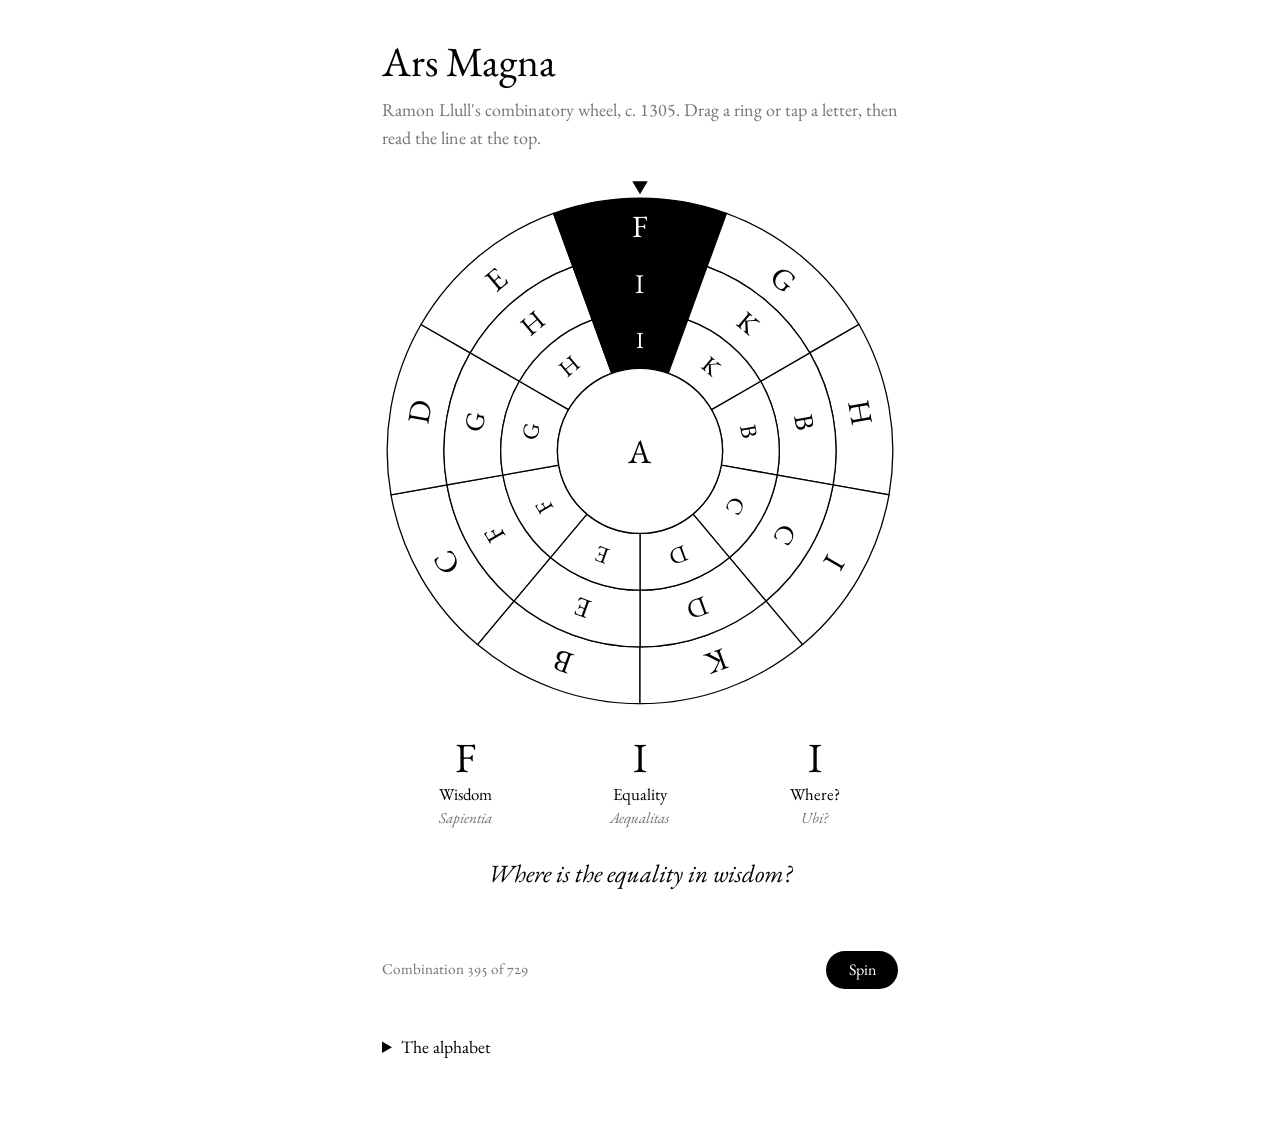
<file: fun-zone/ars-magna.html>
<!doctype html>
<html lang="en">
<head>
<meta charset="utf-8">
<meta name="viewport" content="width=device-width, initial-scale=1, viewport-fit=cover">
<title>Ars Magna</title>
<link rel="preconnect" href="https://fonts.googleapis.com">
<link rel="preconnect" href="https://fonts.gstatic.com" crossorigin>
<link href="https://fonts.googleapis.com/css2?family=EB+Garamond:ital,wght@0,400;0,500;1,400&display=swap" rel="stylesheet">
<style>
:root{--bg:#fff;--fg:#000;--dim:rgba(0,0,0,.55);color-scheme:light;box-sizing:border-box;padding-top:env(safe-area-inset-top,0px);padding-bottom:env(safe-area-inset-bottom,0px)}
@media (prefers-color-scheme:dark){:root:not([data-theme="light"]){--bg:#000;--fg:#fff;--dim:rgba(255,255,255,.55);color-scheme:dark}}
:root[data-theme="dark"]{--bg:#000;--fg:#fff;--dim:rgba(255,255,255,.55);color-scheme:dark}
html{scroll-padding-top:env(safe-area-inset-top,0px);background:var(--bg)}
*,*::before,*::after{box-sizing:inherit}
body{margin:0;background:var(--bg);color:var(--fg);font-family:"EB Garamond",Garamond,"Iowan Old Style",Georgia,"Times New Roman",serif;font-size:18px;line-height:1.55;-webkit-font-smoothing:antialiased}
main{max-width:560px;margin:0 auto;padding:40px 22px 64px}
h1{font-weight:400;font-size:2.6rem;line-height:1.05;margin:0 0 .3em}
header p{margin:0;color:var(--dim)}
.wheel{margin:28px auto 0;max-width:520px}
svg{display:block;width:100%;height:auto;touch-action:none;user-select:none;-webkit-user-select:none;cursor:grab}
svg.dragging{cursor:grabbing}
.cell path{fill:var(--bg);stroke:var(--fg);stroke-width:1;transition:fill .15s}
.cell text{fill:var(--fg);font-family:inherit;transition:fill .15s}
.cell.on path{fill:var(--fg)}
.cell.on text{fill:var(--bg)}
.hub{fill:var(--bg);stroke:var(--fg);stroke-width:1}
.hub-a,.pointer{fill:var(--fg)}
.ring{outline:none}
.focus-ring{fill:none;stroke:var(--fg);stroke-width:3;opacity:0;pointer-events:none}
.ring:focus-visible .focus-ring{opacity:1}
.reading{display:grid;grid-template-columns:repeat(3,1fr);gap:8px;text-align:center;margin-top:24px}
.letter{font-size:2.6rem;line-height:1.1}
.en{font-size:1.05rem}
.la{font-style:italic;color:var(--dim);font-size:.95rem}
.question{font-style:italic;font-size:1.55rem;line-height:1.3;text-align:center;margin:26px auto 0;max-width:20em;min-height:2.6em}
.meta{display:flex;justify-content:space-between;align-items:center;gap:16px;margin-top:30px;color:var(--dim);font-size:.95rem;font-variant-numeric:oldstyle-nums}
button{font:inherit;font-size:1rem;color:var(--bg);background:var(--fg);border:0;padding:.4em 1.4em;border-radius:999px;cursor:pointer}
button:focus-visible{outline:2px solid var(--fg);outline-offset:3px}
details{margin-top:44px}
summary{cursor:pointer;font-size:1.1rem}
summary:focus-visible{outline:2px solid var(--fg);outline-offset:3px}
.table-wrap{overflow-x:auto}
table{width:100%;border-collapse:collapse;margin-top:12px;font-size:.98rem}
th,td{text-align:left;padding:.28em .8em .28em 0;vertical-align:top}
th{font-weight:500}
td:first-child,th:first-child{width:1.8em}
.note{color:var(--dim);font-size:.92rem;margin:14px 0 0}
@media (max-width:420px){h1{font-size:2.2rem}.letter{font-size:2.2rem}.question{font-size:1.3rem}.en{font-size:.98rem}}
</style>
</head>
<body>
<main>
  <header>
    <h1>Ars Magna</h1>
    <p>Ramon Llull's combinatory wheel, c. 1305. Drag a ring or tap a letter, then read the line at the top.</p>
  </header>

  <div class="wheel">
    <svg id="wheel" viewBox="0 0 400 412" role="group" aria-label="Three rotating rings. Focus a ring and use the arrow keys to turn it."></svg>
  </div>

  <section class="reading" aria-live="polite">
    <div><div class="letter" id="l0"></div><div class="en" id="e0"></div><div class="la" id="a0"></div></div>
    <div><div class="letter" id="l1"></div><div class="en" id="e1"></div><div class="la" id="a1"></div></div>
    <div><div class="letter" id="l2"></div><div class="en" id="e2"></div><div class="la" id="a2"></div></div>
  </section>
  <p class="question" id="question" aria-live="polite"></p>

  <div class="meta">
    <span id="count"></span>
    <button id="spin" type="button">Spin</button>
  </div>

  <details>
    <summary>The alphabet</summary>
    <div class="table-wrap">
      <table id="alphabet">
        <thead><tr><th></th><th>Principle</th><th>Relation</th><th>Question</th></tr></thead>
        <tbody></tbody>
      </table>
    </div>
    <p class="note">Llull used nine letters, B to K. He kept A for God, shown at the center. Outer ring: divine principles. Middle ring: relations. Inner ring: questions.</p>
  </details>
</main>

<script>
(function(){
  const LET = ['B','C','D','E','F','G','H','I','K'];
  const PR = [
    ['Goodness','Bonitas'],['Greatness','Magnitudo'],['Eternity','Aeternitas'],
    ['Power','Potestas'],['Wisdom','Sapientia'],['Will','Voluntas'],
    ['Virtue','Virtus'],['Truth','Veritas'],['Glory','Gloria']
  ];
  const RE = [
    ['Difference','Differentia','difference'],
    ['Concordance','Concordantia','concordance'],
    ['Contrariety','Contrarietas','contrariety'],
    ['Beginning','Principium','a beginning'],
    ['Middle','Medium','a middle'],
    ['End','Finis','an end'],
    ['Majority','Maioritas','majority'],
    ['Equality','Aequalitas','equality'],
    ['Minority','Minoritas','minority']
  ];
  const QU = [
    ['Whether?','Utrum?',   (x,r)=>`Is there ${r[2]} in ${x}?`],
    ['What?','Quid?',       (x,r)=>`What is the ${r[0].toLowerCase()} in ${x}?`],
    ['Of what?','De quo?',  (x,r)=>`From what does the ${r[0].toLowerCase()} in ${x} come?`],
    ['Why?','Quare?',       (x,r)=>`Why is there ${r[2]} in ${x}?`],
    ['How much?','Quantum?',(x,r)=>`How great is the ${r[0].toLowerCase()} in ${x}?`],
    ['What kind?','Quale?', (x,r)=>`What kind of ${r[0].toLowerCase()} is in ${x}?`],
    ['When?','Quando?',     (x,r)=>`When is there ${r[2]} in ${x}?`],
    ['Where?','Ubi?',       (x,r)=>`Where is the ${r[0].toLowerCase()} in ${x}?`],
    ['How? With what?','Quomodo? Cum quo?', (x,r)=>`How, and by what means, is there ${r[2]} in ${x}?`]
  ];
  const SETS = [PR, RE, QU];
  const NAMES = ['Outer ring, principles','Middle ring, relations','Inner ring, questions'];

  const NS = 'http://www.w3.org/2000/svg';
  const CX = 200, CY = 210, STEP = 40;
  const svg = document.getElementById('wheel');
  const reduce = window.matchMedia && window.matchMedia('(prefers-reduced-motion: reduce)').matches;

  const rings = [
    {r0:152, r1:196, fs:24, rot:-4*STEP},
    {r0:108, r1:152, fs:21, rot:-7*STEP},
    {r0:64,  r1:108, fs:18, rot:-7*STEP}
  ];

  const mod = (a,n)=>((a%n)+n)%n;
  const pt = (r,deg)=>{const t=deg*Math.PI/180;return [CX+r*Math.sin(t), CY-r*Math.cos(t)];};
  const el = (name,attrs,parent)=>{const n=document.createElementNS(NS,name);for(const k in attrs)n.setAttribute(k,attrs[k]);if(parent)parent.appendChild(n);return n;};

  function sector(r0,r1,a0,a1){
    const [x0,y0]=pt(r1,a0),[x1,y1]=pt(r1,a1),[x2,y2]=pt(r0,a1),[x3,y3]=pt(r0,a0);
    return `M${x0} ${y0}A${r1} ${r1} 0 0 1 ${x1} ${y1}L${x2} ${y2}A${r0} ${r0} 0 0 0 ${x3} ${y3}Z`;
  }

  // Build rings
  rings.forEach((ring,ri)=>{
    const g = el('g',{class:'ring',tabindex:'0','aria-label':NAMES[ri]},svg);
    ring.g = g; ring.cells = [];
    for(let i=0;i<9;i++){
      const a = i*STEP;
      const c = el('g',{class:'cell'},g);
      el('path',{d:sector(ring.r0,ring.r1,a-STEP/2,a+STEP/2)},c);
      const [tx,ty] = pt((ring.r0+ring.r1)/2,a);
      const t = el('text',{x:tx,y:ty,'text-anchor':'middle','dominant-baseline':'central','font-size':ring.fs,transform:`rotate(${a} ${tx} ${ty})`,'aria-hidden':'true'},c);
      t.textContent = LET[i];
      ring.cells.push(c);
    }
    el('circle',{class:'focus-ring',cx:CX,cy:CY,r:ring.r1-1.5},g);
    el('circle',{class:'focus-ring',cx:CX,cy:CY,r:ring.r0+1.5},g);
    ring.top = -1;
    g.addEventListener('keydown',e=>{
      let d=0;
      if(e.key==='ArrowRight'||e.key==='ArrowDown') d=-STEP;
      if(e.key==='ArrowLeft'||e.key==='ArrowUp') d=STEP;
      if(!d) return;
      e.preventDefault();
      const base = ring.anim ? ring.target : Math.round(ring.rot/STEP)*STEP;
      tween(ring, base+d, 220);
    });
  });
  el('circle',{class:'hub',cx:CX,cy:CY,r:64},svg);
  const hubA = el('text',{class:'hub-a',x:CX,y:CY,'text-anchor':'middle','dominant-baseline':'central','font-size':26,'aria-hidden':'true'},svg);
  hubA.textContent = 'A';
  el('polygon',{class:'pointer',points:`${CX-6},1 ${CX+6},1 ${CX},11`},svg);

  const topIndex = ring => mod(Math.round(-ring.rot/STEP),9);

  function setRot(ring,deg){
    ring.rot = deg;
    ring.g.setAttribute('transform',`rotate(${deg} ${CX} ${CY})`);
    const t = topIndex(ring);
    if(t!==ring.top){
      if(ring.top>=0) ring.cells[ring.top].classList.remove('on');
      ring.cells[t].classList.add('on');
      ring.top = t;
      render();
    }
  }

  function render(){
    const idx = rings.map(r=>r.top);
    if(idx.some(i=>i<0)) return;
    idx.forEach((i,k)=>{
      document.getElementById('l'+k).textContent = LET[i];
      document.getElementById('e'+k).textContent = SETS[k][i][0];
      document.getElementById('a'+k).textContent = SETS[k][i][1];
    });
    const x = PR[idx[0]][0].toLowerCase();
    document.getElementById('question').textContent = QU[idx[2]][2](x, RE[idx[1]]);
    document.getElementById('count').textContent = `Combination ${idx[0]*81+idx[1]*9+idx[2]+1} of 729`;
  }

  function tween(ring,target,dur){
    if(ring.anim) cancelAnimationFrame(ring.anim);
    ring.target = target;
    if(reduce || !dur){ setRot(ring,target); ring.anim=null; return; }
    const from = ring.rot, t0 = performance.now();
    const step = now=>{
      const p = Math.min(1,(now-t0)/dur), e = 1-Math.pow(1-p,3);
      setRot(ring, from+(target-from)*e);
      ring.anim = p<1 ? requestAnimationFrame(step) : null;
    };
    ring.anim = requestAnimationFrame(step);
  }

  // Pointer interaction
  const svgPt = e => new DOMPoint(e.clientX,e.clientY).matrixTransform(svg.getScreenCTM().inverse());
  const angleAt = p => Math.atan2(p.x-CX, -(p.y-CY))*180/Math.PI;
  let drag = null;

  svg.addEventListener('pointerdown',e=>{
    const p = svgPt(e), r = Math.hypot(p.x-CX,p.y-CY);
    const ring = rings.find(g=>r>=g.r0&&r<=g.r1);
    if(!ring) return;
    if(ring.anim){ cancelAnimationFrame(ring.anim); ring.anim=null; }
    drag = {ring,last:angleAt(p),acc:0,start:ring.rot,x:e.clientX,y:e.clientY,moved:false,id:e.pointerId,p0:p};
    svg.setPointerCapture(e.pointerId);
    e.preventDefault();
  });
  svg.addEventListener('pointermove',e=>{
    if(!drag||e.pointerId!==drag.id) return;
    const a = angleAt(svgPt(e));
    let d = a-drag.last; if(d>180)d-=360; if(d<-180)d+=360;
    drag.last = a; drag.acc += d;
    if(!drag.moved && Math.hypot(e.clientX-drag.x,e.clientY-drag.y)>5){ drag.moved=true; svg.classList.add('dragging'); }
    if(drag.moved) setRot(drag.ring, drag.start+drag.acc);
  });
  function end(e){
    if(!drag||e.pointerId!==drag.id) return;
    const ring = drag.ring;
    if(!drag.moved){
      const i = mod(Math.round((angleAt(drag.p0)-ring.rot)/STEP),9);
      const diff = mod(-i*STEP-ring.rot+180,360)-180;
      tween(ring, ring.rot+diff, 320);
    } else {
      tween(ring, Math.round(ring.rot/STEP)*STEP, 200);
    }
    drag = null; svg.classList.remove('dragging');
  }
  svg.addEventListener('pointerup',end);
  svg.addEventListener('pointercancel',end);

  document.getElementById('spin').addEventListener('click',()=>{
    rings.forEach((ring,k)=>{
      const base = Math.round(ring.rot/STEP)*STEP;
      const dir = Math.random()<.5?-1:1;
      const steps = 9*(1+Math.floor(Math.random()*2)) + Math.floor(Math.random()*9);
      tween(ring, base+dir*steps*STEP, 900+k*220);
    });
  });

  // Alphabet table
  const tb = document.querySelector('#alphabet tbody');
  LET.forEach((l,i)=>{
    const tr = document.createElement('tr');
    [l,PR[i][0],RE[i][0],QU[i][0]].forEach(v=>{const td=document.createElement('td');td.textContent=v;tr.appendChild(td);});
    tb.appendChild(tr);
  });

  rings.forEach(r=>setRot(r,r.rot));
})();
</script>
</body>
</html>
</file>
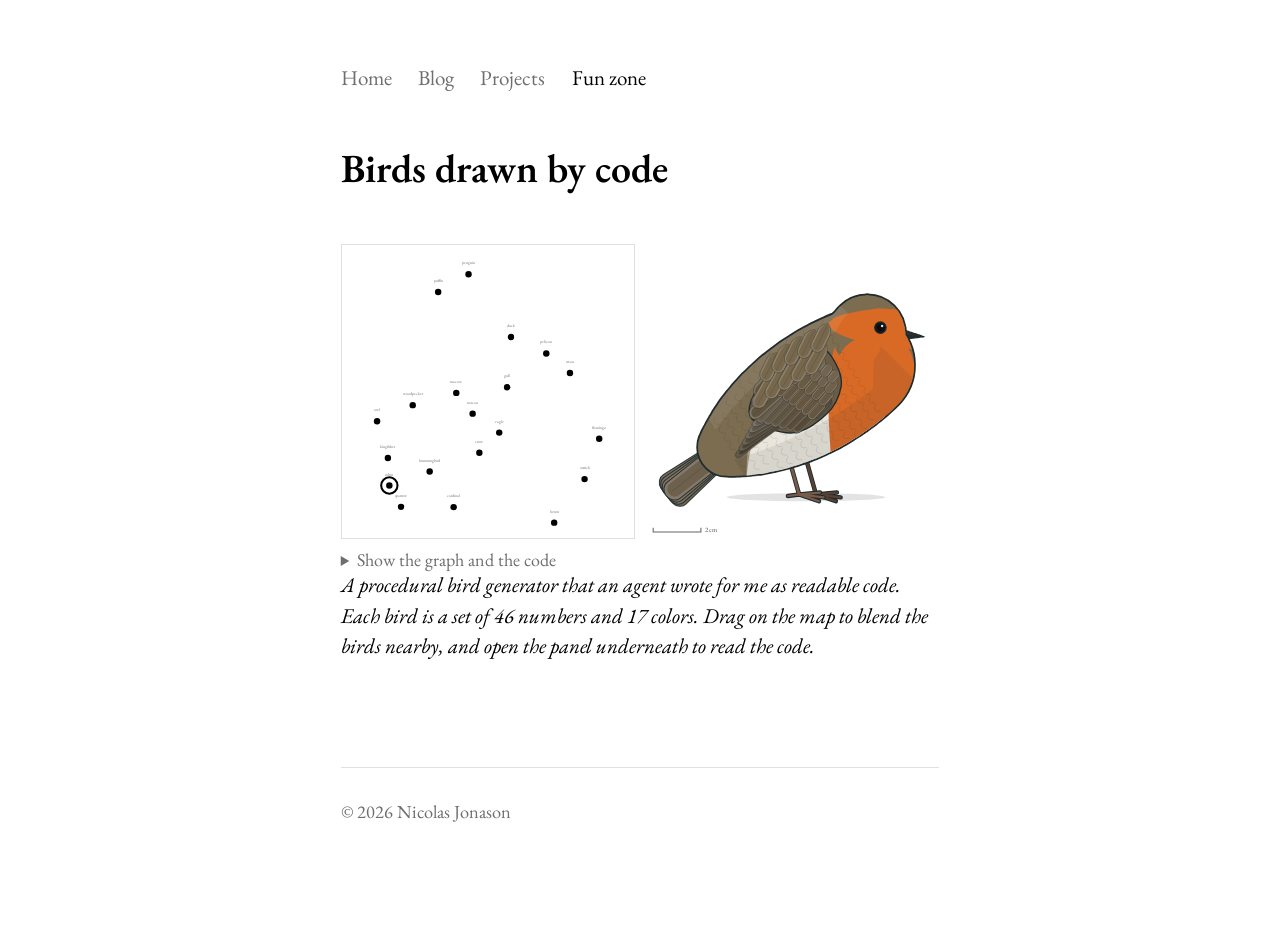
<file: fun-zone/birds.html>
<!doctype html>
<html lang="en">
<head>
  <meta charset="utf-8">
  <meta name="viewport" content="width=device-width, initial-scale=1">
  <title>Birds drawn by code — Nicolas Jonason</title>
  <meta name="description" content="Procedural birds you blend by dragging across a map, with the code that draws them.">
  <link rel="canonical" href="https://erl-j.github.io/fun-zone/birds.html">
  <link rel="icon" href="/favicon.svg" type="image/svg+xml">
  <link rel="icon" href="/favicon.ico" sizes="48x48">
  <link rel="apple-touch-icon" href="/apple-touch-icon.png">
  <meta property="og:site_name" content="Nicolas Jonason">
  <meta property="og:type" content="website">
  <meta property="og:title" content="Birds drawn by code">
  <meta property="og:description" content="Procedural birds you blend by dragging across a map, with the code that draws them.">
  <meta property="og:url" content="https://erl-j.github.io/fun-zone/birds.html">
  <meta property="og:image" content="https://erl-j.github.io/og/default.png">
  <meta property="og:image:width" content="1200">
  <meta property="og:image:height" content="630">
  <meta name="twitter:card" content="summary_large_image">
  <link rel="stylesheet" href="/style.css?v=7">
  <script src="/fun-zone/birdmap.js?v=40c3322b" defer></script>
</head>
<body>
  <header>
    <nav>
      <a href="/">Home</a>
      <a href="/blog/">Blog</a>
      <a href="/projects/">Projects</a>
      <a href="/fun-zone/" aria-current="page">Fun zone</a>
    </nav>
  </header>

  <main>
    <h1>Birds drawn by code</h1>
    <figure>
      <div id="birdmap"></div>
      <figcaption><em>A procedural bird generator that an agent wrote for me as readable code. Each bird is a set of 46 numbers and 17 colors. Drag on the map to blend the birds nearby, and open the panel underneath to read the code.</em></figcaption>
    </figure>
  </main>

  <footer>
    <p>© 2026 Nicolas Jonason</p>
  </footer>
</body>
</html>
</file>
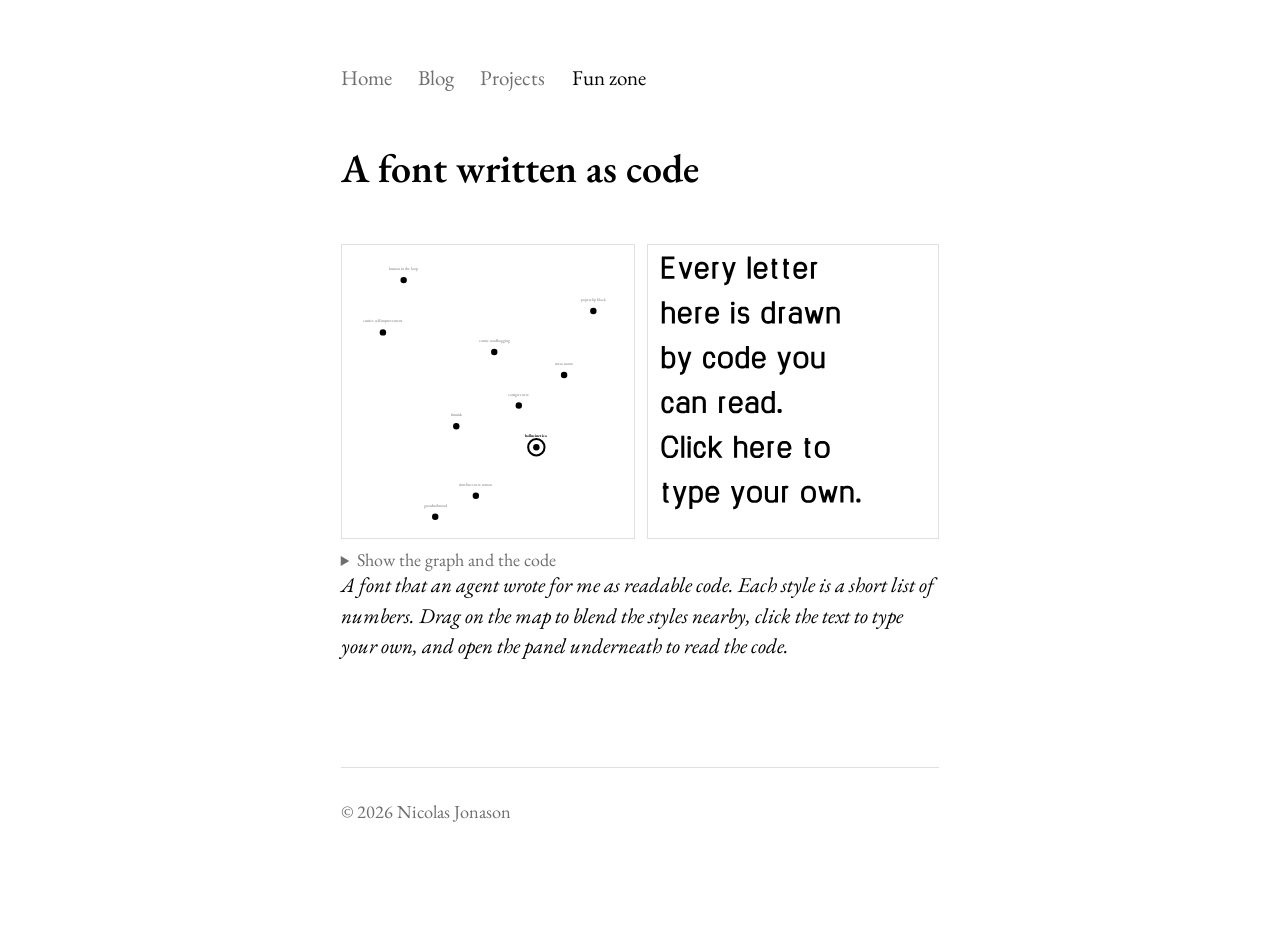
<file: fun-zone/font.html>
<!doctype html>
<html lang="en">
<head>
  <meta charset="utf-8">
  <meta name="viewport" content="width=device-width, initial-scale=1">
  <title>A font written as code — Nicolas Jonason</title>
  <meta name="description" content="One font in many styles, from school handwriting to a machine&#x27;s letters. Blend them on a map and type your own text.">
  <link rel="canonical" href="https://erl-j.github.io/fun-zone/font.html">
  <link rel="icon" href="/favicon.svg" type="image/svg+xml">
  <link rel="icon" href="/favicon.ico" sizes="48x48">
  <link rel="apple-touch-icon" href="/apple-touch-icon.png">
  <meta property="og:site_name" content="Nicolas Jonason">
  <meta property="og:type" content="website">
  <meta property="og:title" content="A font written as code">
  <meta property="og:description" content="One font in many styles, from school handwriting to a machine&#x27;s letters. Blend them on a map and type your own text.">
  <meta property="og:url" content="https://erl-j.github.io/fun-zone/font.html">
  <meta property="og:image" content="https://erl-j.github.io/og/default.png">
  <meta property="og:image:width" content="1200">
  <meta property="og:image:height" content="630">
  <meta name="twitter:card" content="summary_large_image">
  <link rel="stylesheet" href="/style.css?v=7">
  <script src="/fun-zone/font.js?v=e7cc9c05" defer></script>
</head>
<body>
  <header>
    <nav>
      <a href="/">Home</a>
      <a href="/blog/">Blog</a>
      <a href="/projects/">Projects</a>
      <a href="/fun-zone/" aria-current="page">Fun zone</a>
    </nav>
  </header>

  <main>
    <h1>A font written as code</h1>
    <figure>
      <div id="font"></div>
      <figcaption><em>A font that an agent wrote for me as readable code. Each style is a short list of numbers. Drag on the map to blend the styles nearby, click the text to type your own, and open the panel underneath to read the code.</em></figcaption>
    </figure>
  </main>

  <footer>
    <p>© 2026 Nicolas Jonason</p>
  </footer>
</body>
</html>
</file>
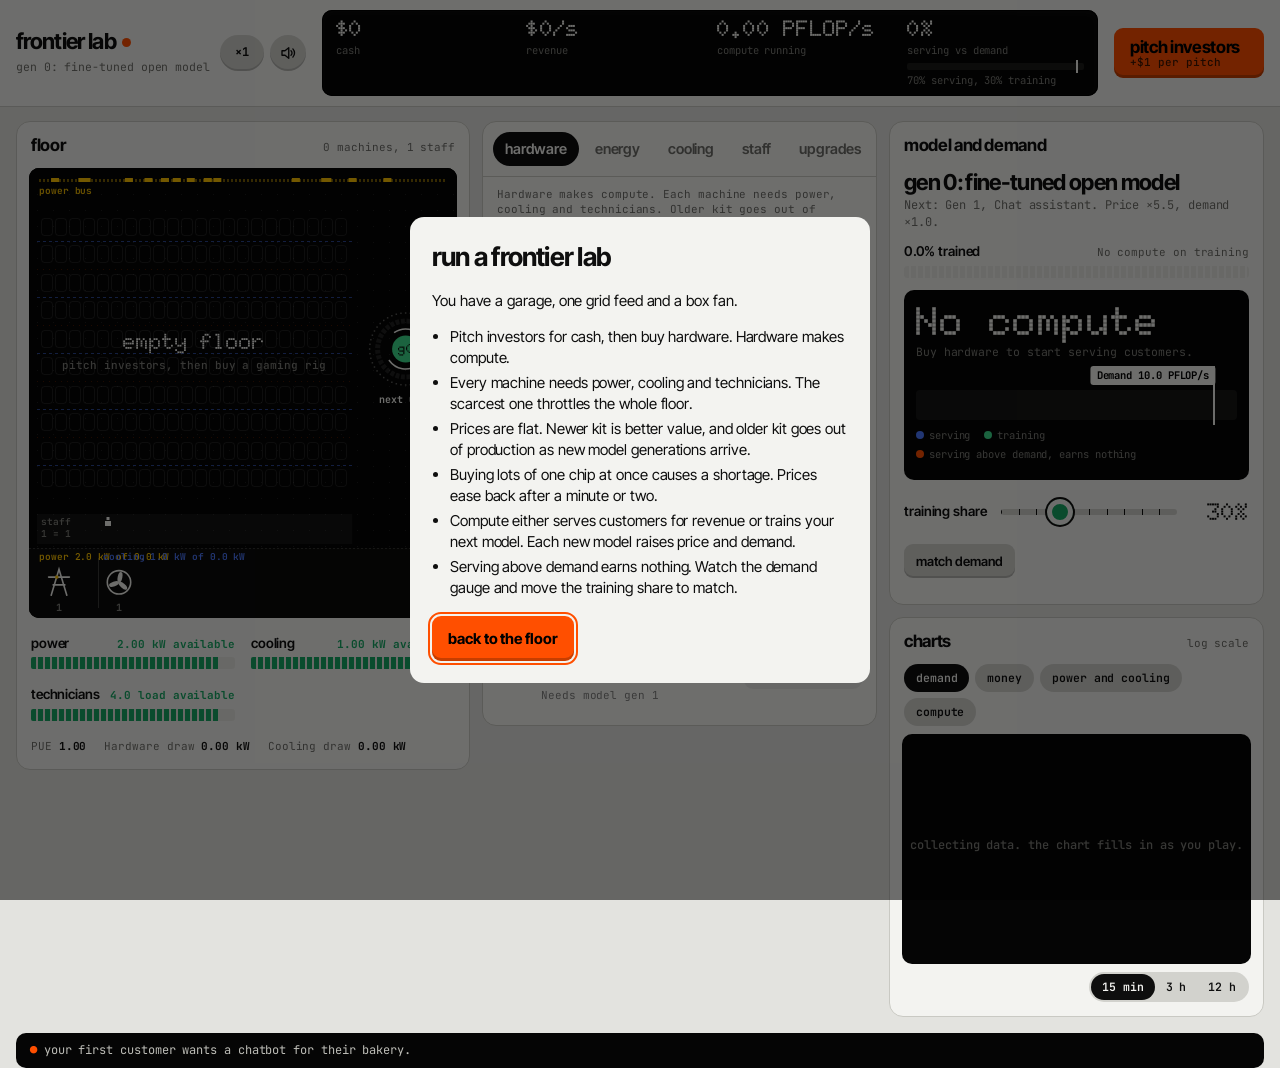
<file: fun-zone/frontier-lab.html>
<!DOCTYPE html>
<html lang="en">
<head>
<meta charset="utf-8">
<meta name="viewport" content="width=device-width, initial-scale=1, viewport-fit=cover">
<meta name="theme-color" content="#E3E3DF">
<title>Frontier Lab: an idle datacentre game</title>
<link rel="preconnect" href="https://fonts.googleapis.com">
<link rel="preconnect" href="https://fonts.gstatic.com" crossorigin>
<link href="https://fonts.googleapis.com/css2?family=Doto:wght@600;800;900&family=Inter+Tight:wght@400;500;600;700&family=JetBrains+Mono:wght@400;500;700&display=swap" rel="stylesheet">
<style>
:root {
  box-sizing: border-box;
  padding-top: env(safe-area-inset-top, 0px);
  padding-bottom: env(safe-area-inset-bottom, 0px);
  /* body and modules */
  --floor: #E3E3DF; --panel: #F3F3F0; --panel-2: #E8E8E4; --key: #D2D2CD; --line: #C9C9C3;
  --ink: #0E0E0E; --muted: #6E6E69;
  /* the screen */
  --screen: #050505; --screen-ink: #F2F2EE; --screen-muted: #7D7D78; --screen-line: #242422;
  /* accents */
  --orange: #FF4F00; --blue: #2E62FF; --green: #16A864; --yellow: #FFC400;
  --cold: var(--blue); --cold-soft: #D9E2FF; --train: var(--green); --money: var(--orange);
  --hazard: var(--orange); --hazard-ink: #000; --alarm: var(--orange); --ok: var(--green);
  --btn: #0E0E0E; --btn-ink: #F3F3F0; --btn-off: #D8D8D3;
  --hall: #050505;
  --display: 'Doto', 'JetBrains Mono', ui-monospace, Menlo, Consolas, monospace;
  --mono: 'JetBrains Mono', ui-monospace, Menlo, Consolas, monospace;
  --body: 'Inter Tight', 'Helvetica Neue', Helvetica, Arial, sans-serif;
  --nav-h: 0px;
  --r-mod: 14px; --r-key: 9px;
}
@media (prefers-color-scheme: dark) {
  :root:not([data-theme="light"]) {
    --floor: #151515; --panel: #1E1E1D; --panel-2: #282826; --key: #34342F; --line: #33332F;
    --ink: #EDEDE9; --muted: #8E8E88; --cold-soft: #1A2448; --blue: #4B78FF;
    --btn: #EDEDE9; --btn-ink: #151515; --btn-off: #2C2C29;
  }
}
:root[data-theme="dark"] {
  --floor: #151515; --panel: #1E1E1D; --panel-2: #282826; --key: #34342F; --line: #33332F;
  --ink: #EDEDE9; --muted: #8E8E88; --cold-soft: #1A2448; --blue: #4B78FF;
  --btn: #EDEDE9; --btn-ink: #151515; --btn-off: #2C2C29;
}
*, *::before, *::after { box-sizing: inherit; }
html { height: 100%; scroll-padding-top: env(safe-area-inset-top, 0px); -webkit-text-size-adjust: 100%; }
body { margin: 0; min-height: 100%; background: var(--floor); color: var(--ink); font-family: var(--body); font-size: 15px; line-height: 1.4; letter-spacing: -0.005em; font-variant-numeric: tabular-nums; -webkit-tap-highlight-color: transparent; }
button { font: inherit; color: inherit; cursor: pointer; touch-action: manipulation; letter-spacing: inherit; }
body, button { -webkit-user-select: none; user-select: none; -webkit-touch-callout: none; }
html, body { touch-action: manipulation; }
textarea, input[type=text] { -webkit-user-select: text; user-select: text; -webkit-touch-callout: default; }
canvas { -webkit-user-select: none; user-select: none; }
button:focus-visible, input:focus-visible, textarea:focus-visible { outline: 2px solid var(--orange); outline-offset: 2px; }
.num { font-family: var(--display); font-weight: 900; font-variant-numeric: tabular-nums; }
.lbl, .stat .k, .phead .aside, .tag, .subh, .legend, .clegend, .chip, .ranges button, .qty button, .shopbar, .pue, .meter .note, .row .facts, .gauge .sub, .split .k, .statgrid .k, .bnav button, .buff { font-family: var(--mono); }

/* ---------- Header ---------- */
header { position: sticky; top: env(safe-area-inset-top, 0px); z-index: 30; background: var(--panel); border-bottom: 1px solid var(--line); }
.hbar { max-width: 1680px; margin: 0 auto; padding: 10px 16px; display: grid; grid-template-columns: minmax(150px, auto) minmax(0, 1fr) auto; gap: 16px; align-items: center; }
.brand { display: flex; align-items: center; gap: 10px; min-width: 0; }
.brand .bt { min-width: 0; }
.tools { display: flex; gap: 6px; align-items: center; margin-left: auto; }
.snd { width: 36px; height: 36px; border: 0; border-radius: 50%; background: var(--key); display: grid; place-items: center; box-shadow: inset 0 -2px 0 rgba(0,0,0,0.15); }
.snd[aria-pressed="false"] { color: var(--muted); }
.spdkey { height: 36px; min-width: 44px; border: 0; border-radius: 18px; background: var(--key); font-family: var(--mono); font-size: 12px; font-weight: 700; padding: 0 10px; box-shadow: inset 0 -2px 0 rgba(0,0,0,0.15); }
.spdkey.fast { background: var(--yellow); color: #000; }
.event-btn.risky { background: #000; color: var(--orange); box-shadow: inset 0 -3px 0 rgba(255,255,255,0.12), 0 0 0 4px rgba(255,79,0,0.45); }
.event-btn .gam { display: inline-block; font-family: var(--mono); font-size: 10px; font-weight: 700; background: var(--orange); color: #000; border-radius: 4px; padding: 1px 6px; margin: 0 6px 3px 0; vertical-align: 2px; }
.buff.bad { background: #000; color: var(--orange); }
.toast.good { border-left-color: var(--green); }
.toast.bad { border-left-color: var(--orange); background: #1A0A00; }
.savestat.bad { color: var(--orange); }
.bell { height: 36px; border: 0; border-radius: 18px; background: var(--orange); color: #000; display: inline-flex; align-items: center; gap: 5px; padding: 0 12px 0 10px; font-family: var(--mono); font-size: 12px; font-weight: 700; box-shadow: inset 0 -3px 0 rgba(0,0,0,0.22); }
.bell[hidden] { display: none; }
@media (prefers-reduced-motion: no-preference) { .bell svg, .dot.ring svg { animation: ring 1.2s ease-in-out infinite; transform-origin: 50% 10%; } }
@keyframes ring { 0%, 60%, 100% { transform: rotate(0); } 10%, 30%, 50% { transform: rotate(16deg); } 20%, 40% { transform: rotate(-16deg); } }
.brand h1 { display: inline-block; white-space: nowrap; }
.bell { white-space: nowrap; }
.spd { margin-left: 6px; vertical-align: 3px; font-family: var(--mono); font-size: 11px; color: #000; background: var(--yellow); border-radius: 4px; padding: 0 5px; }
.spd[hidden] { display: none; }
.hint { font-family: var(--mono); font-size: 11px; color: var(--muted); }
.event-btn.flash { animation: evflash 0.5s steps(3) 2; }
@keyframes evflash { 50% { background: #000; color: var(--orange); } }
.dot.ring { display: inline-grid; place-items: center; padding: 0; width: 20px; height: 20px; }
.brand h1 { font-family: var(--body); font-weight: 700; font-size: 22px; line-height: 1; margin: 0; letter-spacing: -0.03em; text-transform: lowercase; }
.brand h1::after { content: ''; display: inline-block; width: 9px; height: 9px; border-radius: 50%; background: var(--orange); margin-left: 6px; vertical-align: 2px; }
.brand .gen { color: var(--muted); font-family: var(--mono); font-size: 11.5px; margin-top: 5px; white-space: nowrap; overflow: hidden; text-overflow: ellipsis; text-transform: lowercase; }
.screen { background: var(--screen); color: var(--screen-ink); border-radius: 10px; padding: 8px 14px; display: grid; grid-template-columns: repeat(4, minmax(0, 1fr)); gap: 14px; box-shadow: inset 0 0 0 1px #000, inset 0 2px 10px rgba(255,255,255,0.04); }
.stat { min-width: 0; }
.stat .v { font-family: var(--display); font-weight: 900; font-size: clamp(18px, 1.75vw, 28px); line-height: 1; white-space: nowrap; overflow: hidden; text-overflow: ellipsis; letter-spacing: 0.01em; }
.stat .k { color: var(--screen-muted); font-size: 10.5px; white-space: nowrap; text-transform: lowercase; margin-top: 3px; }
.stat.dem .v.over { color: #7F9DFF; }
.stat.dem .v.even { color: #3DDC8C; }
.stat.dem .v.under { color: var(--orange); }
.pitch { position: relative; overflow: hidden; background: var(--orange); color: #000; border: 0; border-radius: var(--r-key); padding: 10px 16px; font-family: var(--body); font-size: 17px; font-weight: 700; min-width: 150px; text-align: left; line-height: 1.1; letter-spacing: -0.02em; text-transform: lowercase; box-shadow: inset 0 -3px 0 rgba(0,0,0,0.22); }
.pitch small { display: block; font-family: var(--mono); font-size: 11px; font-weight: 500; opacity: 0.75; letter-spacing: 0; }
.pitch:active { transform: translateY(1px); box-shadow: inset 0 -1px 0 rgba(0,0,0,0.22); }
.alert { display: none; max-width: 1680px; margin: 0 auto; padding: 0 16px 10px; }
.alert.on { display: block; }
.alert button { width: 100%; display: flex; justify-content: space-between; align-items: center; gap: 12px; border: 0; border-radius: var(--r-key); padding: 7px 8px 7px 12px; font-family: var(--mono); font-size: 13px; font-weight: 700; color: #000; background: var(--orange); text-align: left; text-transform: lowercase; }
.alert button span:first-child::before { content: ''; display: inline-block; width: 8px; height: 8px; background: #000; border-radius: 50%; margin-right: 8px; vertical-align: 1px; }
@media (prefers-reduced-motion: no-preference) { .alert button span:first-child::before { animation: blink 0.9s steps(2, start) infinite; } }
@keyframes blink { to { visibility: hidden; } }
.alert button span:last-child { background: #000; color: var(--orange); border-radius: 6px; padding: 4px 10px; white-space: nowrap; font-size: 12px; }

/* ---------- Layout ---------- */
main { max-width: 1680px; margin: 0 auto; padding: 14px 16px 16px; display: grid; gap: 12px; align-items: start;
  grid-template-columns: minmax(0, 1.15fr) minmax(0, 1fr) minmax(0, 0.95fr);
  grid-template-areas: "floor shop model" "floor shop charts"; }
#sec-floor { grid-area: floor; position: sticky; top: 84px; } #sec-shop { grid-area: shop; } #sec-model { grid-area: model; } #sec-charts { grid-area: charts; }
main > * { min-width: 0; }
.panel { background: var(--panel); border: 1px solid var(--line); border-radius: var(--r-mod); }
.panel h2 { font-family: var(--body); font-weight: 700; font-size: 17px; margin: 0; letter-spacing: -0.02em; text-transform: lowercase; }
.phead { display: flex; justify-content: space-between; align-items: baseline; gap: 12px; padding: 12px 14px 0; }
.phead .aside { color: var(--muted); font-size: 11px; text-align: right; text-transform: lowercase; }

/* ---------- Floor ---------- */
.floor-wrap { position: relative; padding: 10px 12px 12px; }
canvas#floor { display: block; width: 100%; height: 450px; border-radius: 10px; background: var(--hall); touch-action: pan-y; box-shadow: inset 0 0 0 1px #000; }
.event-btn { position: absolute; z-index: 5; border: 0; background: var(--orange); color: #000; font-family: var(--body); font-weight: 700; font-size: 15px; letter-spacing: -0.02em; padding: 9px 13px; border-radius: var(--r-key); box-shadow: inset 0 -3px 0 rgba(0,0,0,0.25), 0 0 0 4px rgba(255,79,0,0.28); max-width: 260px; text-align: left; text-transform: lowercase; }
.event-btn .t { display: block; font-family: var(--mono); font-weight: 500; font-size: 10.5px; text-transform: none; margin-top: 2px; }
.event-btn .t + .t { font-weight: 700; }
@media (prefers-reduced-motion: no-preference) { .event-btn { animation: bob 1.2s ease-in-out infinite; } }
@keyframes bob { 50% { transform: translateY(-4px); box-shadow: inset 0 -3px 0 rgba(0,0,0,0.25), 0 0 0 10px rgba(255,79,0,0.1); } }

.meters { display: grid; grid-template-columns: 1fr 1fr; gap: 12px 16px; padding: 4px 14px 14px; }
.meter .top { display: flex; justify-content: space-between; gap: 8px; font-size: 12px; flex-wrap: wrap; align-items: baseline; }
.meter .top b { font-weight: 600; font-family: var(--body); font-size: 13.5px; text-transform: lowercase; letter-spacing: -0.01em; }
.meter .top .r { color: var(--muted); font-family: var(--mono); font-size: 11px; }
.bar { height: 12px; border-radius: 3px; background: var(--panel-2); position: relative; margin-top: 5px; overflow: hidden;
  -webkit-mask: repeating-linear-gradient(90deg, #000 0 5px, transparent 5px 7px); mask: repeating-linear-gradient(90deg, #000 0 5px, transparent 5px 7px); }
.bar > i { position: absolute; inset: 0 auto 0 0; background: var(--ink); transition: width 0.3s steps(8); }
.meter.short .bar > i { background: var(--orange); }
@media (prefers-reduced-motion: no-preference) { .meter.short .bar > i { animation: pulse 0.9s steps(2, start) infinite; } }
@keyframes pulse { to { opacity: 0.45; } }
.meter.short .top b { color: var(--orange); }
.meter .note { font-size: 11px; color: var(--muted); margin-top: 4px; }
.meter.short .note { color: var(--orange); }
.meter.wide { grid-column: 1 / -1; }
.pue { display: flex; gap: 6px 18px; flex-wrap: wrap; font-size: 11px; color: var(--muted); padding: 0 14px 14px; }
.pue b { color: var(--ink); font-weight: 700; }

/* ---------- Model + demand ---------- */
.model { padding: 12px 14px 14px; display: grid; gap: 12px; }
.model > * { min-width: 0; }
.model .gname { font-family: var(--body); font-size: 22px; font-weight: 700; line-height: 1.1; letter-spacing: -0.03em; text-transform: lowercase; }
.model .next { font-size: 12px; color: var(--muted); font-family: var(--mono); margin-top: 3px; }
.prog > i { background: var(--green) !important; }
.gauge { background: var(--screen); color: var(--screen-ink); border-radius: 10px; padding: 12px 12px 12px; }
.gauge .headline { display: grid; gap: 4px; }
.gauge .big { font-family: var(--display); font-weight: 900; font-size: 40px; line-height: 0.95; letter-spacing: 0.01em; }
.gauge .big.over { color: #7F9DFF; } .gauge .big.under { color: var(--orange); } .gauge .big.even { color: #3DDC8C; }
.gauge .sub { font-size: 11.5px; color: var(--screen-muted); }
.gbar { position: relative; height: 30px; margin: 30px 0 8px; border-radius: 4px; background: #161615; }
.gbar .seg { position: absolute; top: 0; bottom: 0; transition: left 0.3s ease, width 0.3s ease;
  -webkit-mask: repeating-linear-gradient(90deg, #000 0 4px, transparent 4px 6px); mask: repeating-linear-gradient(90deg, #000 0 4px, transparent 4px 6px); }
.gbar .serve { background: #4B78FF; }
.gbar .train { background: #3DDC8C; }
.gbar .waste { background: repeating-linear-gradient(90deg, var(--orange) 0 4px, transparent 4px 12px); -webkit-mask: none; mask: none; opacity: 0.9; }
.gbar .dm { position: absolute; top: -24px; bottom: -5px; width: 0; border-left: 2px solid var(--screen-ink); transition: left 0.3s ease; }
.gbar .dm span { position: absolute; top: 0; left: 0; transform: translateX(-50%); font-family: var(--mono); font-size: 10.5px; font-weight: 700; white-space: nowrap; background: var(--screen-ink); color: #000; padding: 2px 6px; border-radius: 3px; }
.legend { display: flex; flex-wrap: wrap; gap: 4px 14px; font-size: 10.5px; color: var(--screen-muted); text-transform: lowercase; }
.legend i { display: inline-block; width: 8px; height: 8px; border-radius: 50%; margin-right: 5px; vertical-align: 0; }
.slider-row { display: flex; align-items: center; gap: 12px; flex-wrap: wrap; }
.slider-row label { font-size: 13.5px; font-weight: 600; white-space: nowrap; text-transform: lowercase; }
.slider-row output { font-family: var(--display); font-weight: 800; font-size: 24px; width: 58px; text-align: right; }
input[type=range] { -webkit-appearance: none; appearance: none; flex: 1; min-width: 120px; height: 36px; background: transparent; }
input[type=range]::-webkit-slider-runnable-track { height: 6px; border-radius: 3px; background: repeating-linear-gradient(90deg, var(--ink) 0 1px, transparent 1px 10%), var(--key); }
input[type=range]::-moz-range-track { height: 6px; border-radius: 3px; background: var(--key); }
input[type=range]::-webkit-slider-thumb { -webkit-appearance: none; width: 30px; height: 30px; margin-top: -12px; border-radius: 50%; background: var(--panel); border: 2px solid var(--ink); box-shadow: inset 0 0 0 5px var(--panel), inset 0 0 0 30px var(--green); }
input[type=range]::-moz-range-thumb { width: 26px; height: 26px; border-radius: 50%; background: var(--green); border: 2px solid var(--ink); }
.ghost { background: var(--key); border: 0; border-radius: var(--r-key); padding: 8px 12px; font-size: 13px; font-weight: 600; text-transform: lowercase; box-shadow: inset 0 -2px 0 rgba(0,0,0,0.15); }
.ghost:hover { background: var(--line); }
.ghost:active { transform: translateY(1px); }
.buffs { display: flex; gap: 6px; flex-wrap: wrap; }
.buff { font-size: 11px; background: var(--yellow); color: #000; padding: 4px 9px; border-radius: 20px; font-weight: 700; text-transform: lowercase; }

.row .align { display: inline-block; font-family: var(--mono); font-size: 9.5px; font-weight: 700; text-transform: uppercase; letter-spacing: 0.06em; border: 1px solid var(--ink); border-radius: 3px; padding: 0 5px; margin-right: 4px; color: var(--ink); }
.row .flv { font-family: var(--body); font-style: italic; font-size: 13px; color: var(--ink); margin-top: 4px; }
.splitbar { position: relative; height: 7px; margin-top: 5px; border-radius: 2px; background: #1b1b19; overflow: visible; }
.splitbar i { position: absolute; top: 0; bottom: 0; }
.splitbar .s { left: 0; background: #4B78FF; }
.splitbar .w { background: repeating-linear-gradient(90deg, var(--orange) 0 3px, transparent 3px 6px); }
.splitbar .t { background: #3DDC8C; }
.splitbar .dm { position: absolute; top: -3px; bottom: -3px; width: 2px; background: var(--screen-ink); }
.bar.sup { -webkit-mask: none; mask: none; overflow: visible; }
.bar.sup > i { background: repeating-linear-gradient(90deg, var(--ink) 0 5px, transparent 5px 7px); border-radius: 2px; }
.meter.okay .bar.sup > i { background: repeating-linear-gradient(90deg, var(--green) 0 5px, transparent 5px 7px); }
.meter.short .bar.sup > i { background: repeating-linear-gradient(90deg, var(--orange) 0 5px, transparent 5px 7px); }
.bar.sup em { position: absolute; top: -3px; bottom: -3px; width: 2px; background: var(--ink); }
.meter.okay .top .r { color: var(--green); font-weight: 700; }
.meter.short .top .r { color: var(--orange); font-weight: 700; }
.datarow { font-family: var(--mono); font-size: 11px; color: var(--muted); }
.datarow b { color: var(--ink); font-family: var(--body); font-size: 13px; text-transform: lowercase; margin-right: 6px; }
.datarow em { font-style: normal; }
/* ---------- Oversight ---------- */
.oversight { border-top: 1px solid var(--line); padding-top: 12px; }
.ov-top { display: flex; justify-content: space-between; align-items: baseline; gap: 8px; }
.ov-top b { font-weight: 700; font-size: 14px; text-transform: lowercase; }
.ov-top span { font-family: var(--mono); font-size: 11px; color: var(--muted); }
.ov-top .ov-pct { font-family: var(--display); font-size: 26px; color: var(--ink); font-weight: 900; }
.ov-bar { position: relative; height: 14px; border-radius: 3px; background: var(--panel-2); margin-top: 6px; overflow: hidden; }
.ov-bar i { position: absolute; inset: 0 auto 0 0; background: repeating-linear-gradient(90deg, var(--orange) 0 5px, transparent 5px 7px); }
.ov-bar em { position: absolute; top: 0; bottom: 0; width: 2px; background: var(--ink); opacity: 0.5; }
.ov-note { font-family: var(--mono); font-size: 11px; color: var(--muted); margin-top: 6px; line-height: 1.45; }
.ov-note b { color: var(--ink); }
.oversight.hot .ov-note b, .oversight.hot .ov-pct { color: var(--orange); }

/* ---------- Charts ---------- */
.ctabs { display: flex; gap: 6px; padding: 10px 14px 0; flex-wrap: wrap; }
.chip { border: 0; background: var(--key); border-radius: 20px; padding: 6px 12px; font-size: 11.5px; font-weight: 600; color: var(--ink); text-transform: lowercase; }
.chip[aria-pressed="true"] { background: var(--ink); color: var(--panel); }
.chart-wrap { padding: 8px 12px 4px; position: relative; }
canvas#chart { display: block; width: 100%; height: 230px; border-radius: 10px; background: var(--screen); touch-action: pan-y; }
.chart-foot { display: flex; justify-content: space-between; align-items: center; gap: 10px; flex-wrap: wrap; padding: 4px 14px 14px; }
.clegend { display: flex; flex-wrap: wrap; gap: 4px 14px; font-size: 11px; }
.clegend span { white-space: nowrap; }
.clegend i { display: inline-block; width: 8px; height: 8px; border-radius: 50%; margin-right: 6px; vertical-align: 0; }
.clegend b { font-family: var(--display); font-size: 15px; font-weight: 800; }
.ranges, .qty { display: inline-flex; background: var(--key); border-radius: 20px; padding: 2px; }
.ranges button, .qty button { border: 0; background: transparent; padding: 5px 11px; font-size: 11.5px; border-radius: 18px; font-weight: 600; }
.ranges button[aria-pressed="true"], .qty button[aria-pressed="true"] { background: var(--ink); color: var(--panel); }

/* ---------- Shop ---------- */
.tabs { display: flex; gap: 4px; padding: 10px 10px; border-bottom: 1px solid var(--line); overflow-x: auto; scrollbar-width: none; }
.tabs::-webkit-scrollbar { display: none; }
.tab { border: 0; background: transparent; padding: 7px 12px; font-family: var(--body); font-size: 14.5px; font-weight: 600; color: var(--muted); border-radius: 20px; white-space: nowrap; text-transform: lowercase; letter-spacing: -0.01em; }
.tab[aria-selected="true"] { color: var(--panel); background: var(--ink); }
.dot[hidden] { display: none !important; }
.dot { display: inline-block; min-width: 17px; padding: 0 5px; margin-left: 5px; border-radius: 9px; background: var(--orange); color: #000; font-size: 10.5px; line-height: 17px; text-align: center; font-family: var(--mono); font-weight: 700; }
.shopbar { display: flex; justify-content: space-between; align-items: center; gap: 10px; padding: 10px 14px 6px; color: var(--muted); font-size: 11px; flex-wrap: wrap; }
.list { padding: 0 10px 10px; }
.row { position: relative; display: grid; grid-template-columns: 32px minmax(0, 1fr) auto; gap: 12px; align-items: center; padding: 12px 4px 12px 4px; border-top: 1px solid var(--line); }
.row:first-child { border-top: 0; }
.row .sw { width: 32px; height: 32px; align-self: start; margin-top: 0; border-radius: 8px; background: var(--key); box-shadow: inset 0 -3px 0 rgba(0,0,0,0.22), inset 0 0 0 1px rgba(0,0,0,0.12); display: grid; place-items: center; }
.row .title { display: flex; align-items: baseline; gap: 10px; }
.row .name { font-weight: 600; font-size: 15px; letter-spacing: -0.015em; text-transform: lowercase; }
.row .owned { font-family: var(--display); font-weight: 900; font-size: 22px; line-height: 0.9; color: var(--ink); }
.row .desc { font-size: 13px; color: var(--muted); margin-top: 2px; }
.row .facts { display: flex; flex-wrap: wrap; gap: 3px 12px; font-size: 11px; margin-top: 5px; }
.row .facts span { white-space: nowrap; }
.row .facts em { font-style: normal; color: var(--muted); }
.row .share { height: 5px; border-radius: 2px; background: var(--panel-2); margin-top: 7px; overflow: hidden;
  -webkit-mask: repeating-linear-gradient(90deg, #000 0 3px, transparent 3px 5px); mask: repeating-linear-gradient(90deg, #000 0 3px, transparent 3px 5px); }
.row .share i { display: block; height: 100%; background: var(--ink); }
.row.locked { opacity: 0.5; }
.row .tag { font-size: 10.5px; color: var(--muted); font-weight: 600; text-transform: lowercase; }
.row.flash { animation: flash 0.5s steps(4); }
@keyframes flash { from { background: rgba(255,79,0,0.2); } to { background: transparent; } }
.buy { min-width: 118px; min-height: 50px; border: 0; border-radius: var(--r-key); background: var(--btn); color: var(--btn-ink); padding: 7px 12px; text-align: right; line-height: 1.1; box-shadow: inset 0 -3px 0 rgba(127,127,127,0.35); }
.buy:hover:not(:disabled) { background: var(--orange); color: #000; }
.buy:active:not(:disabled) { transform: translateY(1px); box-shadow: inset 0 -1px 0 rgba(127,127,127,0.35); }
.buy .c { display: block; font-family: var(--display); font-weight: 900; font-size: 20px; }
.buy .l { display: block; font-family: var(--mono); font-size: 10.5px; opacity: 0.75; text-transform: lowercase; margin-top: 1px; }
.buy:disabled { background: var(--btn-off); color: var(--muted); cursor: not-allowed; box-shadow: none; }
.buy .pb[hidden] { display: none; }
.buy .pb { display: block; height: 3px; border-radius: 2px; background: rgba(127,127,127,0.25); margin-top: 5px; overflow: hidden; }
.buy .pb i { display: block; height: 100%; background: var(--orange); }
.toggle { min-width: 80px; min-height: 44px; border: 0; border-radius: 22px; padding: 7px 14px; background: var(--key); font-weight: 700; text-transform: lowercase; font-family: var(--mono); font-size: 12px; }
.toggle[aria-pressed="true"] { background: var(--green); color: #000; }
.subh { font-size: 11px; font-weight: 600; padding: 16px 4px 6px; color: var(--muted); text-transform: lowercase; }
.empty { padding: 18px 4px; color: var(--muted); font-size: 13.5px; }
.lab { padding: 6px 14px 16px; display: grid; gap: 14px; font-size: 14px; }
.lab p { margin: 0; max-width: 62ch; }
.repbig { font-family: var(--display); font-size: 56px; font-weight: 800; line-height: 0.9; }
.cta { border: 0; border-radius: var(--r-key); background: var(--orange); color: #000; padding: 12px 16px; font-weight: 700; justify-self: start; text-transform: lowercase; box-shadow: inset 0 -3px 0 rgba(0,0,0,0.22); }
.cta:disabled { background: var(--btn-off); color: var(--muted); cursor: not-allowed; box-shadow: none; }
.statgrid { display: grid; grid-template-columns: repeat(auto-fill, minmax(140px, 1fr)); gap: 8px; }
.statgrid div { background: var(--screen); color: var(--screen-ink); border-radius: 8px; padding: 8px 10px; }
.statgrid .k { font-size: 10.5px; color: var(--screen-muted); text-transform: lowercase; }
.statgrid .num { font-size: 20px; font-weight: 800; }
textarea { width: 100%; min-height: 70px; font-family: var(--mono); font-size: 11px; background: var(--panel-2); color: var(--ink); border: 1px solid var(--line); border-radius: 8px; padding: 8px; }
.btnrow { display: flex; gap: 8px; flex-wrap: wrap; }

/* ---------- Ticker, toasts, modal, FX ---------- */
.ticker { max-width: 1680px; margin: 0 auto 16px; padding: 0 16px; }
.ticker div { background: var(--screen); color: #BDBDB7; border-radius: 10px; padding: 9px 14px; font-family: var(--mono); font-size: 12px; text-transform: lowercase; }
.ticker div::before { content: '● '; color: var(--orange); }
.toasts { position: fixed; right: 16px; bottom: calc(16px + var(--nav-h) + env(safe-area-inset-bottom, 0px)); z-index: 45; display: grid; gap: 6px; max-width: min(360px, calc(100vw - 32px)); pointer-events: none; }
.toast { background: var(--screen); color: var(--screen-ink); padding: 10px 14px; border-radius: 10px; font-family: var(--mono); font-size: 12px; border-left: 4px solid var(--orange); }
@media (prefers-reduced-motion: no-preference) { .toast { animation: tin 0.2s steps(3); } }
@keyframes tin { from { transform: translateY(10px); opacity: 0; } }
.modal-bg { position: fixed; inset: 0; z-index: 60; background: rgba(0, 0, 0, 0.55); display: none; align-items: center; justify-content: center; padding: 16px; }
.modal-bg.on { display: flex; }
.modal { background: var(--panel); border-radius: var(--r-mod); padding: 22px; max-width: 460px; width: 100%; max-height: 90vh; overflow: auto; }
.modal h3 { font-family: var(--body); font-size: 26px; margin: 0 0 8px; letter-spacing: -0.03em; text-transform: lowercase; }
.modal ul { margin: 8px 0 18px; padding-left: 18px; }
.modal li { margin-bottom: 4px; }
#fx { position: fixed; inset: 0; width: 100%; height: 100%; pointer-events: none; z-index: 55; }
.floater { position: fixed; z-index: 56; pointer-events: none; font-family: var(--display); font-weight: 800; font-size: 22px; color: var(--orange); white-space: nowrap; }
@media (prefers-reduced-motion: no-preference) { .floater { animation: rise 0.8s cubic-bezier(.2,.8,.3,1) forwards; } }
@media (prefers-reduced-motion: reduce) { .floater { display: none; } }
@keyframes rise { from { transform: translate(-50%, 0); opacity: 1; } to { transform: translate(-50%, -56px); opacity: 0; } }
.celebrate { position: fixed; inset: 0; z-index: 57; display: none; align-items: center; justify-content: center; padding: 20px; background: rgba(0,0,0,0.5); }
.celebrate.on { display: flex; }
.celebrate .card { background: var(--screen); color: var(--screen-ink); border-radius: 18px; padding: 24px 30px; text-align: center; max-width: 420px; box-shadow: 0 0 0 6px var(--orange); }
@media (prefers-reduced-motion: no-preference) { .celebrate.on .card { animation: pop 0.35s cubic-bezier(.2,1.6,.4,1); } }
@keyframes pop { from { transform: scale(0.7); opacity: 0; } }
.celebrate .k { color: var(--orange); font-family: var(--mono); font-weight: 700; font-size: 12px; text-transform: lowercase; }
.celebrate .g { font-family: var(--display); font-weight: 800; font-size: 72px; line-height: 0.9; margin: 10px 0 6px; }
.celebrate .d { color: var(--screen-muted); font-family: var(--mono); font-size: 12px; text-transform: lowercase; }
.celebrate .mult { display: flex; justify-content: center; gap: 26px; margin: 16px 0 10px; }
.celebrate .mult div { font-family: var(--display); font-size: 36px; font-weight: 800; color: #3DDC8C; }
.celebrate .mult div + div { color: #7F9DFF; }
.celebrate .mult small { display: block; font-family: var(--mono); font-size: 10.5px; color: var(--screen-muted); font-weight: 500; }

/* ---------- Capacity ---------- */
.capmeters, .capline { display: grid; grid-template-columns: repeat(3, 1fr); gap: 10px 14px; padding: 0 14px 12px; }
.capline { padding: 10px 14px 0; }
.cap .top { display: flex; justify-content: space-between; gap: 6px; font-size: 11px; font-family: var(--mono); color: var(--muted); flex-wrap: wrap; }
.cap .top b { font-family: var(--body); font-size: 12.5px; color: var(--ink); font-weight: 600; }
.cap.full .top b, .cap.full .top span { color: var(--orange); }
.bar.thin { height: 6px; margin-top: 4px; }
.cap.full .bar > i { background: var(--orange); }
.rowtools { display: flex; align-items: center; gap: 10px; margin-top: 6px; flex-wrap: wrap; }
.mini { border: 0; background: var(--key); border-radius: 12px; padding: 3px 9px; font-family: var(--mono); font-size: 10.5px; font-weight: 600; box-shadow: inset 0 -2px 0 rgba(0,0,0,0.12); }
.mini[hidden] { display: none; }
.val { font-family: var(--mono); font-weight: 700; }
.val.best { background: var(--green); color: #000; border-radius: 4px; padding: 0 6px; }
.row.bestrow .sw { box-shadow: inset 0 -3px 0 rgba(0,0,0,0.22), 0 0 0 2px var(--green); }
.mkt { font-family: var(--mono); font-size: 10.5px; color: var(--muted); display: flex; gap: 4px 12px; flex-wrap: wrap; }
.mkt .short, .mkt .soon { color: var(--orange); font-weight: 700; }
.toggle.small { min-height: 30px; min-width: 0; padding: 4px 11px; font-size: 11px; }

/* ---------- Breaking news ---------- */
.breaking { position: fixed; left: 50%; top: calc(96px + env(safe-area-inset-top, 0px)); z-index: 52; width: min(640px, calc(100vw - 24px)); cursor: default; transform: translate(-50%, -40px); opacity: 0; pointer-events: none; background: var(--panel); color: var(--ink); border-radius: 14px; box-shadow: 0 0 0 3px #000, 0 16px 40px rgba(0,0,0,0.35); overflow: hidden; transition: transform 0.35s cubic-bezier(.2,1.2,.4,1), opacity 0.2s; }
.breaking.on { transform: translate(-50%, 0); opacity: 1; pointer-events: auto; }
.br-tag { background: var(--orange); color: #000; padding: 6px 14px; font-family: var(--mono); font-size: 11px; font-weight: 700; text-transform: lowercase; display: flex; justify-content: space-between; }
.br-tag span::before { content: ''; display: inline-block; width: 8px; height: 8px; background: #000; border-radius: 50%; margin-right: 8px; vertical-align: 0; }
@media (prefers-reduced-motion: no-preference) { .br-tag span::before { animation: blink 0.9s steps(2, start) infinite; } }
.br-body { display: flex; gap: 14px; align-items: center; padding: 12px 14px 14px 16px; }
.br-body > div { flex: 1; min-width: 0; }
.br-h { font-family: var(--body); font-weight: 700; font-size: 21px; line-height: 1.15; letter-spacing: -0.025em; }
.br-d { font-family: var(--mono); font-size: 12px; color: var(--muted); margin-top: 4px; }
.br-act { flex: none; border: 0; border-radius: var(--r-key); background: var(--orange); color: #000; padding: 12px 16px; font-weight: 700; font-size: 15px; text-transform: lowercase; box-shadow: inset 0 -3px 0 rgba(0,0,0,0.22); max-width: 45%; }
.br-act:active { transform: translateY(1px); }
.breaking.risky .br-tag { background: #000; color: var(--orange); }
.breaking.risky .br-tag span::before { background: var(--orange); }
.breaking.risky .br-act { background: #000; color: var(--orange); }
.breaking.flash { animation: evflash2 0.5s steps(3) 2; }
@keyframes evflash2 { 50% { box-shadow: 0 0 0 6px var(--orange), 0 16px 40px rgba(0,0,0,0.35); } }
.ticker div.hot { color: #fff; }
.ticker div.hot::before { content: 'breaking: '; color: var(--orange); font-weight: 700; }

@media (prefers-reduced-motion: reduce) { .breaking { transition: none; } }

/* ---------- Mobile nav ---------- */
.bnav { display: none; }
.bnav .npitch { display: none; }

@media (max-width: 1279px) {
  #sec-floor { position: static; }
  main { grid-template-columns: minmax(0, 1fr) minmax(0, 1fr); grid-template-areas: "floor shop" "model shop" "charts shop"; }
  .stat .v { font-size: 23px; }
}
@media (max-width: 820px) {
  :root { --nav-h: 64px; }
  body { padding-bottom: calc(var(--nav-h) + 20px); }
  .hbar { grid-template-columns: minmax(0, 1fr); gap: 6px; padding: 8px 10px; }
  .brand { gap: 8px; }
  .brand .bt { display: flex; align-items: baseline; gap: 6px; min-width: 0; flex: 1; }
  .spd { margin-left: 0; flex: none; }
  .brand .gen { overflow: hidden; text-overflow: ellipsis; }
  .snd, .bell { height: 32px; }
  .snd { width: 32px; }
  .spdkey { height: 32px; min-width: 40px; }
  .brand h1 { font-size: 18px; }
  .brand .gen { margin: 0; }
  .screen { grid-template-columns: repeat(3, minmax(0, 1fr)); gap: 8px; padding: 7px 10px; }
  .stat.hide-m, .pitch { display: none; }
  .stat .v { font-size: 21px; }
  .stat .k { font-size: 9.5px; }
  .alert { padding: 0 10px 8px; }
  .alert button { font-size: 12px; }
  main { display: block; padding: 10px 10px 0; }
  main > section { display: none; margin-bottom: 10px; }
  body[data-view="floor"] #sec-floor, body[data-view="shop"] #sec-shop, body[data-view="model"] #sec-model, body[data-view="charts"] #sec-charts { display: block; }
  canvas#floor { height: 380px; }
  .meters { grid-template-columns: 1fr; }
  .capmeters, .capline { gap: 8px; }
  .breaking { top: auto; bottom: calc(var(--nav-h) + 10px + env(safe-area-inset-bottom, 0px)); transform: translate(-50%, 40px); }
  .breaking.on { transform: translate(-50%, 0); }
  .br-h { font-size: 17px; }
  .br-body { flex-direction: column; align-items: stretch; gap: 10px; }
  .br-act { max-width: none; }
  canvas#chart { height: 260px; }
  .buy { min-width: 108px; }
  .ticker { padding: 0 10px; margin-bottom: 10px; }
  .bnav { display: grid; grid-template-columns: 1fr 1fr 1.25fr 1fr 1fr; gap: 6px; position: fixed; left: 0; right: 0; bottom: 0; z-index: 40; background: var(--panel); border-top: 1px solid var(--line); padding: 6px 8px calc(6px + env(safe-area-inset-bottom, 0px)); }
  .bnav button { position: relative; border: 0; background: var(--key); display: grid; justify-items: center; gap: 2px; padding: 6px 0; font-size: 10.5px; font-weight: 600; color: var(--ink); border-radius: var(--r-key); min-height: 52px; text-transform: lowercase; box-shadow: inset 0 -3px 0 rgba(0,0,0,0.15); }
  .bnav button svg { width: 22px; height: 22px; }
  .bnav button[aria-current="page"] { background: var(--ink); color: var(--panel); }
  .bnav .dot { position: absolute; top: 4px; right: calc(50% - 26px); margin: 0; }
  .bnav .npitch { display: grid; background: var(--orange); color: #000; font-family: var(--body); font-size: 15px; font-weight: 700; letter-spacing: -0.02em; align-content: center; box-shadow: inset 0 -4px 0 rgba(0,0,0,0.22); }
  .bnav .npitch small { font-family: var(--mono); font-size: 9.5px; font-weight: 600; opacity: 0.8; }
  .bnav .npitch:active { transform: translateY(1px); box-shadow: inset 0 -1px 0 rgba(0,0,0,0.22); }
  .toasts { left: 12px; right: 12px; max-width: none; }
}
@media (max-width: 380px) {
  .stat .v { font-size: 18px; }
  canvas#floor { height: 350px; }
  .gauge .big { font-size: 32px; }
}
</style>
</head>
<body data-view="floor">
<header>
  <div class="hbar">
    <div class="brand"><div class="bt"><h1>frontier lab</h1><b class="spd" id="h-speed" hidden style="display:none">×1</b><div class="gen"><span id="h-gen">gen 0</span></div></div><div class="tools"><button class="bell" id="bell" hidden aria-label="Event waiting. Go to the floor"></button><button class="spdkey" id="spdkey" aria-label="Game speed">×1</button><button class="snd" id="snd" aria-label="Mute sound"></button></div></div>
    <div class="screen">
      <div class="stat"><div class="v" id="h-money">$0</div><div class="k">cash</div></div>
      <div class="stat"><div class="v" id="h-rev">$0/s</div><div class="k">revenue</div></div>
      <div class="stat hide-m"><div class="v" id="h-compute">0 PF</div><div class="k">compute running</div></div>
      <div class="stat dem"><div class="v" id="h-dem">0%</div><div class="k" id="h-dem-k">serving vs demand</div><div class="splitbar" id="h-split" aria-hidden="true"><i class="s"></i><i class="w"></i><i class="t"></i><b class="dm"></b></div><div class="k" id="h-split-k"></div></div>
    </div>
    <button class="pitch" id="pitch">pitch investors<small id="pitch-v">+$1 per pitch</small></button>
  </div>
  <div class="alert" id="alert"><button id="alert-b"><span id="alert-t"></span><span id="alert-a">Fix it</span></button></div>
</header>

<main>
  <section class="panel" id="sec-floor" aria-label="Datacentre floor">
    <div class="phead"><h2>floor</h2><span class="aside" id="floor-aside">0 machines</span></div>
    <div class="floor-wrap" id="floor-wrap"><canvas id="floor" aria-label="Animated view of your datacentre" role="img"></canvas></div>
    <div class="meters" id="meters"></div>
    <div class="pue" id="pue"></div>
  </section>

  <section class="panel" id="sec-shop" aria-label="Build and hire">
    <div class="tabs" role="tablist" id="tabs"></div>
    <div id="shop"></div>
  </section>

  <section class="panel" id="sec-model" aria-label="Model and demand">
    <div class="phead"><h2>model and demand</h2><span class="aside" id="gen-aside"></span></div>
    <div class="model">
      <div>
        <div class="gname" id="m-name"></div>
        <div class="next" id="m-next"></div>
      </div>
      <div class="meter"><div class="top"><b id="m-prog-t">Training</b><span class="r" id="m-eta"></span></div><div class="bar prog"><i id="m-prog"></i></div></div>
      <div class="gauge" id="gauge">
        <div class="headline"><div class="big" id="g-big">0%</div><div class="sub" id="g-sub"></div></div>
        <div class="gbar" id="gbar"><div class="seg serve" id="g-serve"></div><div class="seg waste" id="g-waste"></div><div class="seg train" id="g-train"></div><div class="dm" id="g-dm"><span>Demand</span></div></div>
        <div class="legend"><span><i style="background:#4B78FF"></i>serving</span><span><i style="background:#3DDC8C"></i>training</span><span><i style="background:var(--orange)"></i>serving above demand, earns nothing</span></div>
        <div class="sub" id="g-floor" style="margin-top:6px"></div>
      </div>
      <div class="slider-row">
        <label for="alloc">training share</label>
        <input id="alloc" type="range" min="0" max="100" step="1" value="30">
        <output id="alloc-o">30%</output>
        <button class="ghost" id="match" title="Set the share so serving exactly meets demand">match demand</button>
      </div>
      <div class="buffs" id="buffs"></div>
    </div>
  </section>

  <section class="panel" id="sec-charts" aria-label="Charts">
    <div class="phead"><h2>charts</h2><span class="aside">log scale</span></div>
    <div class="ctabs" id="ctabs"></div>
    <div class="chart-wrap"><canvas id="chart" aria-label="History chart" role="img"></canvas></div>
    <div class="chart-foot"><div class="clegend" id="clegend"></div><div class="ranges" id="ranges"></div></div>
  </section>
</main>

<div class="ticker"><div id="ticker">Your lab starts in a rented garage with one grid feed and a box fan.</div></div>

<nav class="bnav" aria-label="Views">
  <button data-v="floor" aria-current="page"><svg viewBox="0 0 24 24" fill="none" stroke="currentColor" stroke-width="2"><rect x="3" y="4" width="18" height="6" rx="1"/><rect x="3" y="14" width="18" height="6" rx="1"/><path d="M7 7h.01M7 17h.01"/></svg>floor<span class="dot" id="nd-floor" hidden></span></button>
  <button data-v="shop"><svg viewBox="0 0 24 24" fill="none" stroke="currentColor" stroke-width="2"><path d="M4 7h16l-1.5 12h-13z"/><path d="M9 7a3 3 0 0 1 6 0"/></svg>build<span class="dot" id="nd-shop" hidden></span></button>
  <button class="npitch" id="fab">pitch<small id="fab-v">+$1</small></button>
  <button data-v="model"><svg viewBox="0 0 24 24" fill="none" stroke="currentColor" stroke-width="2"><circle cx="12" cy="12" r="4"/><circle cx="12" cy="12" r="9"/></svg>model<span class="dot" id="nd-model" hidden></span></button>
  <button data-v="charts"><svg viewBox="0 0 24 24" fill="none" stroke="currentColor" stroke-width="2"><path d="M4 19V5M4 19h16"/><path d="M7 15l4-4 3 3 5-6"/></svg>charts</button>
</nav>

<canvas id="fx" aria-hidden="true"></canvas>
<div class="celebrate" id="celebrate" role="dialog" aria-live="assertive"><div class="card"><div class="k">training run complete</div><div class="g" id="c-g"></div><div class="d" id="c-d"></div><div class="mult"><div id="c-p"></div><div id="c-dm"></div></div><div class="d">tap anywhere to continue</div></div></div>
<div class="breaking" id="breaking" role="status" aria-live="polite"><div class="br-tag"><span id="br-tag">breaking news</span></div><div class="br-body"><div><div class="br-h" id="br-h"></div><div class="br-d" id="br-d"></div></div><button class="br-act" id="br-act">Take it</button></div></div>
<div class="toasts" id="toasts" aria-live="polite"></div>
<div class="modal-bg" id="modal"><div class="modal" role="dialog" aria-modal="true" aria-labelledby="modal-h"><h3 id="modal-h"></h3><div id="modal-b"></div><button class="cta" id="modal-ok">Back to the floor</button></div></div>

<script>
globalThis.FL_PARAMS = {"hw":{"rig":{"gate":0,"until":2,"f":{"pf":0.1,"cost":15,"kw":0.4,"load":1}},"ws":{"gate":0,"until":3,"f":{"pf":1,"cost":120,"kw":3.2,"load":1}},"srv":{"gate":1,"until":4,"f":{"pf":2,"cost":192.00000000000003,"kw":5.12,"load":1}},"node":{"gate":2,"until":5,"f":{"pf":6.42547865225818,"cost":493.4767604934283,"kw":13.159380279824752,"load":1}},"rack":{"gate":3,"until":6,"f":{"pf":12.85095730451636,"cost":789.5628167894853,"kw":21.055008447719604,"load":1}},"asic":{"gate":4,"until":7,"f":{"pf":77.24060349134095,"cost":3796.5301428063913,"kw":101.24080380817041,"load":1}},"wafer":{"gate":5,"until":8,"f":{"pf":154.4812069826819,"cost":6074.448228490227,"kw":161.98528609307266,"load":1}},"photon":{"gate":6,"until":10,"f":{"pf":9799.372062066164,"cost":308261.5907805928,"kw":8220.309087482472,"load":1}},"orbit":{"gate":8,"until":11,"f":{"pf":19598.74412413233,"cost":493218.54524894856,"kw":0,"ground":13152.494539971956,"load":1}},"lunar":{"gate":9,"until":12,"f":{"pf":664221.7949617964,"cost":13372551.03117813,"kw":356601.3608314166,"load":1}},"swarm":{"gate":11,"until":14,"f":{"pf":9159178.05218849,"cost":147518888.22146463,"kw":3933837.0192390545,"load":1}},"shell":{"gate":13,"until":16,"f":{"pf":190849322.1399633,"cost":2459074791.164735,"kw":65575327.76439289,"load":1}},"cpt":{"gate":15,"until":18,"f":{"pf":7792956353.769607,"cost":80329182428.63013,"kw":2142111531.4301355,"load":1}},"bh":{"gate":17,"until":null,"f":{"pf":9901482122504.332,"cost":81650960444322.83,"kw":2177358945181.9404,"load":1}}},"en":{"grid":{"gate":0,"until":4,"f":{"kw":2,"cost":90}},"diesel":{"gate":0,"until":5,"f":{"kw":9.600000000000001,"cost":410.40000000000003}},"solar":{"gate":1,"until":7,"f":{"kw":24.000000000000004,"cost":974.7}},"wind":{"gate":2,"until":9,"f":{"kw":60.00000000000001,"cost":2314.9125}},"gas":{"gate":3,"until":10,"f":{"kw":150.00000000000003,"cost":5497.9171875}},"smr":{"gate":5,"until":12,"f":{"kw":485.955858279218,"cost":16921.052082130966}},"fusion":{"gate":7,"until":14,"f":{"kw":24660.927262447418,"cost":815762.1440663133}},"ssolar":{"gate":9,"until":16,"f":{"kw":1069804.0824942498,"cost":33618784.06435902}},"dyson":{"gate":11,"until":18,"f":{"kw":11801511.057717163,"cost":352321360.0098011}},"stellar":{"gate":13,"until":null,"f":{"kw":196725983.29317868,"cost":5579389568.160862}},"hawking":{"gate":16,"until":null,"f":{"kw":6426334594.290406,"cost":173145775747.82153}}},"co":{"fan":{"gate":0,"until":2,"f":{"kw":1,"cost":30.000000000000004}},"crac":{"gate":0,"until":5,"f":{"kw":9.600000000000001,"cost":273.6000000000001}},"evap":{"gate":2,"until":7,"f":{"kw":39.47814083947426,"cost":1068.8706632287656}},"dlc":{"gate":2,"until":9,"f":{"kw":98.69535209868565,"cost":2538.5678251683184}},"imm":{"gate":4,"until":11,"f":{"kw":303.7224114245112,"cost":7421.514071110073}},"sea":{"gate":7,"until":14,"f":{"kw":24660.927262447418,"cost":572464.662502676}},"rad":{"gate":9,"until":16,"f":{"kw":1069804.0824942498,"cost":23592129.167971242}},"void":{"gate":12,"until":null,"f":{"kw":11801511.057717163,"cost":247243059.65600076}},"entropy":{"gate":15,"until":null,"f":{"kw":6426334594.290406,"cost":127900850044.55887}}},"st":{"res":{"f":{"growth":1.2076}},"sales":{"f":{"growth":1.3522}}},"price":[1,5.511047119027305,1.5681149687267668,0.8084293576067171,0.5689628847576352,0.3492153960053835,0.1703157879286788,0.09097326195868302,0.048228628238732724,0.020681849773145407,0.0098841191399004,0.005652987700396649,0.0032419688429232056,0.0018840157291272494,0.0012317754431933536,0.000842515371149625,0.0005997461324651134,0.0004465557215129365,0.00043315904986754837,0.0004201642783715219,0.00040755935002037623,0.00039533256951976493],"demand":[10,10,275.1691238941614,1294.2011192834152,5313.943263820964,31425.562832676656,142884.57241924305,673707.7463249518,3218031.9872361477,14993468.250729691,81367825.86250018,417642791.13155425,1888110628.9929452,9185577770.498251,49351402179.0415,228448322212.92694,924214561101.0686,3443452432673.3286,11463340755126.443,49708486355069.92,289579540891746.44,1737477245350473.2],"train":[500,8845.102466968483,58300.66230075559,552688.714996333,6869468.822261816,53929515.01628448,884927161.5679245,14326556052.499943,208159874142.62195,3153098475773.3833,36278767845675.94,542911404049013.9,4553969474187236,27673920154445388,220141813621739460,2460460816913540600,25897256422958703000,292160407251210440000,8.042737546112031e+21,2.309402094646644e+23,2.38220766188215e+24,1.3701010562046169e+25],"tmg":1.1913662802414144,"mil":[10,25,50,100,200,400],"upfx":{"u_mixed":["train",1.204,"Training"],"u_flash":["train",1.204,"Training"],"c_dataloader":["train",1.064,"Training"],"c_996":["train",1.064,"Training"],"c_labellers":["train",1.064,"Training"],"u_data":["train",1.064,"Training"],"u_curriculum":["train",1.064,"Training"],"u_scaling":["train",1.064,"Training"],"c_stims":["train",1.204,"Training"],"u_zero":["train",1.204,"Training"],"c_threepoints":["train",1.077,"Training"],"c_sleeppods":["train",1.077,"Training"],"u_moe":["train",1.077,"Training"],"u_fp8":["train",1.077,"Training"],"u_pipeline":["train",1.077,"Training"],"c_handcuffs":["train",1.132,"Training"],"c_crowdredteam":["train",1.132,"Training"],"u_synth":["train",1.132,"Training"],"c_trenchcoat":["train",1.132,"Training"],"c_ndas":["train",1.132,"Training"],"u_constitution":["train",1.132,"Training"],"c_acceleration":["train",1.132,"Training"],"u_selfimprove":["train",1.132,"Training"],"u_rlvr":["train",1.132,"Training"],"c_safetyofone":["train",1.204,"Training"],"u_sparse":["train",1.204,"Training"],"u_autoresearch":["train",1.45,"Training"],"c_relocation":["train",1.45,"Training"],"u_rsi":["train",1.204,"Training"],"u_continual":["train",1.204,"Training"],"u_agentswarm":["train",1.45,"Training"],"u_selfdistil":["train",1.45,"Training"],"u_quant":["infer",1.08,"Inference serves"],"u_distill":["infer",1.08,"Inference serves"],"u_specdec":["infer",1.08,"Inference serves"],"u_testtime":["infer",1.08,"Inference serves"],"u_ssm":["infer",1.08,"Inference serves"],"u_latent":["infer",1.08,"Inference serves"],"c_founder":["demand",1.029,"Demand"],"c_seeds":["demand",1.029,"Demand"],"u_brand":["demand",1.029,"Demand"],"u_rlhf":["demand",1.029,"Demand"],"c_runrate":["demand",1.016,"Demand"],"c_creators":["demand",1.016,"Demand"],"c_benchmax":["demand",1.016,"Demand"],"c_engagement":["demand",1.016,"Demand"],"c_theatre":["demand",1.016,"Demand"],"u_enterprise":["demand",1.016,"Demand"],"u_longctx":["demand",1.016,"Demand"],"c_hallucinate":["demand",1.029,"Demand"],"c_ethicsboard":["demand",1.029,"Demand"],"c_strawberry":["demand",1.029,"Demand"],"c_benchcartel":["demand",1.029,"Demand"],"c_extinction":["demand",1.019,"Demand"],"c_rewardhack":["demand",1.019,"Demand"],"c_vibeevals":["demand",1.019,"Demand"],"c_grassroots":["demand",1.019,"Demand"],"c_friends":["demand",1.019,"Demand"],"u_tools":["demand",1.019,"Demand"],"c_pauseletter":["demand",1.023,"Demand"],"c_communityfund":["demand",1.023,"Demand"],"c_variants":["demand",1.023,"Demand"],"c_openwash":["demand",1.023,"Demand"],"u_gov":["demand",1.023,"Demand"],"c_podcast":["demand",1.12,"Demand"],"c_documentary":["demand",1.12,"Demand"],"c_adviser":["demand",1.058,"Demand"],"c_augment":["demand",1.058,"Demand"],"c_welfare":["demand",1.12,"Demand"],"c_persuasion":["demand",1.038,"Demand"],"u_worldmodel":["demand",1.038,"Demand"],"u_selfalign":["demand",1.038,"Demand"],"u_ubc":["demand",1.12,"Demand"],"c_uploads":["demand",1.12,"Demand"],"c_mission":["rev",1.08,"Revenue"],"u_tiers":["rev",1.08,"Revenue"],"c_apology":["rev",1.08,"Revenue"],"c_thinktank":["rev",1.08,"Revenue"],"c_circular":["rev",1.026,"Revenue"],"c_benefitcorp":["rev",1.026,"Revenue"],"c_shells":["rev",1.026,"Revenue"],"c_depreciation":["rev",1.019,"Revenue"],"c_superpac":["rev",1.019,"Revenue"],"c_nonprofit":["rev",1.019,"Revenue"],"c_revolving":["rev",1.019,"Revenue"],"c_spv":["rev",1.016,"Revenue"],"c_butchina":["rev",1.016,"Revenue"],"c_testify":["rev",1.016,"Revenue"],"c_interp":["rev",1.016,"Revenue"],"c_killswitch":["rev",1.016,"Revenue"],"c_tariff":["rev",1.016,"Revenue"],"c_preemption":["rev",1.016,"Revenue"],"c_defence":["rev",1.016,"Revenue"],"c_redefine":["rev",1.016,"Revenue"],"c_capture":["rev",1.016,"Revenue"],"c_efficiencies":["rev",1.039,"Revenue"],"c_sovereignwash":["rev",1.039,"Revenue"],"c_moat":["rev",1.039,"Revenue"],"u_oracle":["rev",1.039,"Revenue"],"c_treaty":["rev",1.08,"Revenue"],"c_benevolent":["rev",1.08,"Revenue"],"c_galactic":["rev",1.08,"Revenue"]}};
// ===== ENGINE START =====
const GAME = (() => {
  // Calibrated parameters: baked into the page, or loaded from a JSON file when calibrating in node
  const PARAMS = (typeof globalThis !== 'undefined' && globalThis.FL_PARAMS) ? globalThis.FL_PARAMS : null;
  // ---------- Model generations ----------
  // Training cost (PF·s) to reach gen g+1, price per unit of demand served, demand (PF of inference)
  const GEN_NAMES = [
    'Fine-tuned open model', 'Chat assistant', 'Code assistant', 'Multimodal model',
    'Reasoning model', 'Agentic model', 'Research agent', 'Science model',
    'Autonomous lab model', 'Automated AI researcher', 'Superhuman coder', 'Recursive self-improver',
    'Superintelligence', 'Nanotech designer', 'Dyson architect', 'Stellar mind', 'Matrioshka brain',
    'Galactic planner', 'Computronium mind', 'Hawking-limit mind', 'Omega point'
  ];
  const genName = g => g < GEN_NAMES.length ? GEN_NAMES[g] : 'Post-omega mind ' + (g - GEN_NAMES.length + 2);
  const TRAIN = (typeof process !== 'undefined' && process.env && process.env.TRAIN) ? JSON.parse(process.env.TRAIN) : [600,17000,130000,1200000,4300000,81000000,750000000,7800000000,85000000000,16000000000000,4100000000000000,43000000000000000000];
  const trainCost0 = g => g < TRAIN.length ? TRAIN[g] : TRAIN[TRAIN.length - 1] * Math.pow(TP2[0], g - TRAIN.length + 1) * Math.pow(TP2[1], (g - TRAIN.length + 1) * (g - TRAIN.length + 2) / 2);
  const TP = [0, 0, 0, 2, 10, 3];
  const TP2 = (typeof process !== 'undefined' && process.env && process.env.TP2) ? process.env.TP2.split(',').map(Number) : [25, 1.12, 1.35];
  // Price per unit of demand served. It rises fast at first, then slowly, so a new chip takes minutes to pay for itself
  // Price per unit of demand served falls every generation (tokens get cheaper), sized so the newest chip
  // takes about four minutes to pay for itself. Demand is revenue potential divided by price.
  const PRICES = [1, 0.4166667, 0.2525253, 0.1269841, 0.0625, 0.0425, 0.0258838, 0.0195238, 0.0093391, 0.0069892, 0.0042892, 0.003125, 0.0024858, 0.001711, 0.0014757, 0.0010227, 0.0009375, 0.0007051, 0.0006548, 0.0004833];
  const PSV = (typeof process !== 'undefined' && process.env && process.env.PSV) ? JSON.parse(process.env.PSV) : [1, 4, 4, 4, 4, 3, 1.5, 1, 1, 1, 1, 1, 1];
  const priceAt0 = g => (PSV[g] || PSV[PSV.length - 1]) * (g < PRICES.length ? PRICES[g] : PRICES[PRICES.length - 1] * Math.pow(0.8, g - PRICES.length + 1));
  const REV_R = (typeof process !== 'undefined' && process.env && process.env.REVR) ? +process.env.REVR : 4;
  const demandAt0 = g => 10 * Math.pow(REV_R, g) / priceAt0(g);
  const ext = (arr, g, r) => g < arr.length ? arr[g] : arr[arr.length - 1] * Math.pow(r, g - arr.length + 1);
  const trainCost = g => PARAMS ? ext(PARAMS.train, g, 30) : trainCost0(g);
  const priceAt = g => PARAMS ? ext(PARAMS.price, g, 0.7) : priceAt0(g);
  const demandAt = g => PARAMS ? ext(PARAMS.demand, g, 9) : demandAt0(g);

  // ---------- Hardware ----------
  const HW = [
    { id: 'rig', name: 'Used gaming rig', until: 2, cost: 15, pf: 0.1, kw: 0.4, load: 0.2, desc: 'Consumer GPUs on a shelf. Cheap, hot, hungry.' },
    { id: 'ws', name: 'Workstation GPU', until: 3, cost: 125, pf: 1, kw: 2, load: 0.5, desc: 'Pro cards with ECC memory.' },
    { id: 'srv', name: 'GPU server', until: 5, cost: 800, pf: 8, kw: 9, load: 1, req: s => s.gen >= 1, reqText: 'Needs model gen 1', desc: 'Rack-mounted, 4 accelerators each.' },
    { id: 'node', name: '8-GPU training node', until: 6, cost: 4e+03, pf: 50, kw: 40, load: 2, dense: true, req: s => s.gen >= 2, reqText: 'Needs model gen 2', desc: 'Dense. Needs liquid cooling to run at full speed.' },
    { id: 'rack', name: 'Rack-scale system', until: 8, cost: 1.92e+04, pf: 300, kw: 150, load: 4, dense: true, req: s => s.gen >= 3, reqText: 'Needs model gen 3', desc: '72 accelerators on one fabric. Dense.' },
    { id: 'asic', name: 'Custom ASIC pod', until: 9, cost: 1.02e+05, pf: 2000, kw: 650, load: 6, dense: true, silicon: true, req: s => s.gen >= 4, reqText: 'Needs model gen 4', desc: 'Your own chips. Chip designers boost these.' },
    { id: 'wafer', name: 'Wafer-scale engine', until: 11, cost: 5.74e+05, pf: 14000, kw: 3000, load: 10, dense: true, silicon: true, req: s => s.gen >= 6, reqText: 'Needs model gen 6', desc: 'One chip the size of a dinner plate. Dense, silicon.' },
    { id: 'photon', name: 'Photonic accelerator', until: 12, cost: 3.3e+06, pf: 100000, kw: 9000, load: 14, req: s => s.gen >= 8, reqText: 'Needs model gen 8', desc: 'Matrix maths in light. Runs cool enough for air.' },
    { id: 'orbit', name: 'Orbital compute module', until: 13, cost: 2.1e+07, pf: 800000, kw: 0, ground: 2500, load: 5, orbital: true, req: s => has(s, 'u_launch'), reqText: 'Needs Launch contract', desc: 'Brings its own radiators, so it needs no cooling. Its ground station still draws 2.5 MW.' },
    { id: 'lunar', name: 'Lunar compute foundry', until: 15, cost: 2.5e+08, pf: 1.2e7, kw: 2e5, load: 20, req: s => s.gen >= 10, reqText: 'Needs model gen 10', desc: 'Self-replicating fabs on the Moon. Still needs power and cooling.' },
    { id: 'swarm', name: 'Dyson swarm node', until: 17, cost: 3.4e+09, pf: 2e8, kw: 3e6, load: 30, req: s => has(s, 'u_dyson'), reqText: 'Needs Dyson swarm charter', desc: 'A compute satellite in close solar orbit.' },
    { id: 'shell', name: 'Matrioshka shell', until: 19, cost: 4.7e+10, pf: 3.5e9, kw: 5e7, load: 40, req: s => has(s, 'u_stellar'), reqText: 'Needs Stellar engineering permit', desc: 'Nested shells around a star. Each layer runs on the waste heat of the one inside.' },
    { id: 'cpt', name: 'Computronium block', cost: 6.6e+11, pf: 6e10, kw: 6e8, load: 50, req: s => has(s, 'u_computronium'), reqText: 'Needs Computronium conversion', desc: 'Matter arranged for maximum thought per gram.' },
    { id: 'bh', name: 'Black hole computer', cost: 8.7e+12, pf: 1e12, kw: 8e9, load: 60, req: s => has(s, 'u_kugelblitz'), reqText: 'Needs Kugelblitz licence', desc: 'Computes at the physical limit. Do not look directly at it.' },
  ];

  // ---------- Energy ----------
  const EN = [
    { id: 'grid', name: 'Grid connection', until: 4, cost: 12, kw: 2, desc: 'Cheap power from the local grid, while the grid has room.' },
    { id: 'diesel', name: 'Diesel generator', until: 5, cost: 77, kw: 15, desc: 'Reliable and dirty.' },
    { id: 'solar', name: 'Solar array', until: 9, cost: 130, kw: 30, req: s => s.gen >= 1, reqText: 'Needs model gen 1', desc: 'Panels and land. Assume the sun always shines on your spreadsheet.' },
    { id: 'wind', name: 'Wind turbine', until: 9, cost: 555, kw: 150, req: s => s.gen >= 2, reqText: 'Needs model gen 2', desc: 'Turbines on a hill. Assume the wind is always blowing.' },
    { id: 'gas', name: 'Gas turbine', until: 11, cost: 1.25e+03, kw: 400, req: s => s.gen >= 3, reqText: 'Needs model gen 3', desc: 'Big, fast to build.' },
    { id: 'smr', name: 'Small modular reactor', until: 14, cost: 2.16e+04, kw: 8000, req: s => has(s, 'u_nuclear'), reqText: 'Needs Nuclear licensing', desc: 'Steady baseload power.' },
    { id: 'fusion', name: 'Fusion plant', until: 13, cost: 1.38e+05, kw: 60000, req: s => has(s, 'u_fusion'), reqText: 'Needs Fusion partnership', desc: 'It finally works.' },
    { id: 'ssolar', name: 'Space solar array', until: 16, cost: 9.5e+05, kw: 5e5, req: s => s.gen >= 10, reqText: 'Needs model gen 10', desc: 'Sunlight without weather, beamed down by microwave.' },
    { id: 'dyson', name: 'Dyson collector', until: 19, cost: 1.28e+07, kw: 8e6, req: s => has(s, 'u_dyson'), reqText: 'Needs Dyson swarm charter', desc: 'Catches a sliver of the Sun’s output.' },
    { id: 'stellar', name: 'Stellar lifting rig', cost: 1.68e+08, kw: 1.2e8, req: s => has(s, 'u_stellar'), reqText: 'Needs Stellar engineering permit', desc: 'Siphons plasma straight off the star.' },
    { id: 'hawking', name: 'Hawking radiation tap', cost: 2.4e+10, kw: 2e10, req: s => has(s, 'u_kugelblitz'), reqText: 'Needs Kugelblitz licence', desc: 'Feeds a small black hole and collects what it glows.' },
  ];

  // ---------- Cooling ----------
  // kw = heat removed. oh = power the cooler draws per kW of heat it removes.
  const CO = [
    { id: 'fan', name: 'Box fans', until: 2, cost: 8, kw: 1, oh: 0.5, air: true, desc: 'Draws 0.5 kW per kW of heat removed.' },
    { id: 'crac', name: 'Room air conditioner', until: 5, cost: 68, kw: 10, oh: 0.4, air: true, desc: 'Draws 0.4 kW per kW of heat removed.' },
    { id: 'evap', name: 'Evaporative tower', until: 7, cost: 348, kw: 60, oh: 0.2, req: s => s.gen >= 2, reqText: 'Needs model gen 2', desc: 'Draws 0.2 kW per kW of heat removed.' },
    { id: 'dlc', name: 'Direct liquid cooling loop', until: 9, cost: 780, kw: 120, oh: 0.1, liquid: true, req: s => s.gen >= 2, reqText: 'Needs model gen 2', desc: 'Liquid cooling. Lets dense hardware run at full speed.' },
    { id: 'imm', name: 'Immersion tank hall', until: 12, cost: 4e+04, kw: 8000, oh: 0.05, liquid: true, req: s => s.gen >= 4, reqText: 'Needs model gen 4', desc: 'Liquid cooling. Servers sit in dielectric fluid.' },
    { id: 'sea', name: 'Seawater-cooled hall', until: 14, cost: 2.52e+05, kw: 60000, oh: 0.04, liquid: true, req: s => s.gen >= 7, reqText: 'Needs model gen 7', desc: 'Liquid cooling at coastal scale. Draws 0.04 kW per kW.' },
    { id: 'rad', name: 'Space radiator fins', until: 17, cost: 1.44e+06, kw: 4e5, oh: 0.02, req: s => s.gen >= 10, reqText: 'Needs model gen 10', desc: 'Dumps heat into the night sky. Draws 0.02 kW per kW.' },
    { id: 'void', name: 'Deep-space heat sink', cost: 3e+08, kw: 1e8, oh: 0.01, req: s => s.gen >= 14, reqText: 'Needs model gen 14', desc: 'Uses the 3 kelvin background as a cold plate.' },
    { id: 'entropy', name: 'Reversible entropy pump', cost: 5e+10, kw: 2e10, oh: 0.005, req: s => has(s, 'u_reversible'), reqText: 'Needs Reversible computing', desc: 'Un-computes waste heat. Mostly.' },
  ];

  // ---------- Staff ----------
  const ST = [
    { id: 'tech', name: 'Technician', cost: 50, flat: true, desc: 'Keeps 4 load units of hardware running.' },
    { id: 'res', name: 'ML researcher', cost: 900, growth: 1.12, desc: '+5% training speed each.' },
    { id: 'sales', name: 'Sales engineer', cost: 1200, growth: 1.12, desc: '+5% inference demand each.' },
    { id: 'fac', name: 'Facilities engineer', cost: 8000, growth: 1.15, desc: '+1% energy output and −1% cooling power each, up to 50 engineers.' },
    { id: 'chip', name: 'Chip designer', cost: 2e+06, growth: 1.15, req: s => has(s, 'u_silicon'), reqText: 'Needs In-house silicon program', desc: '+4% compute on silicon hardware each.' },
    { id: 'align', name: 'Alignment researcher', cost: 2e+09, growth: 1.15, req: s => s.gen >= 7, reqText: 'Needs model gen 7', desc: '+4% demand each. Customers like models that refuse the right things.' },
    { id: 'agent', name: 'Research agent copy', cost: 9e+09, growth: 1.12, req: s => s.gen >= 9, reqText: 'Needs model gen 9', desc: 'A copy of your own model. Speeds training and does 40 load of technician work.' },
  ];

  // ---------- Sites: rack slots for hardware, desks for staff ----------
  const SI = [];
  // Staff pay rises with the AI talent market; techs work the floor, everyone else needs a desk
  // pay tracks the size of the AI market, so staff stay a real cost at every stage
  // pay tracks your own recent revenue (smoothed over a few minutes), so a new model never springs a payroll shock
  const talent = s => 1;
  const SALARY = {};
  const DESK = {};
  const INTRO = {"rig": 0, "ws": 0, "srv": 1, "node": 2, "rack": 3, "asic": 4, "wafer": 6, "photon": 8, "orbit": 8, "lunar": 10, "swarm": 13, "shell": 15, "cpt": 17, "bh": 19, "grid": 0, "diesel": 0, "solar": 1, "wind": 2, "gas": 3, "smr": 5, "fusion": 7, "ssolar": 10, "dyson": 13, "stellar": 15, "hawking": 19, "fan": 0, "crac": 0, "evap": 2, "dlc": 2, "imm": 4, "sea": 7, "rad": 10, "void": 14, "entropy": 16};
  if (PARAMS) {
    const gateReq = (x, g) => { x.req = s => s.gen >= g; x.reqText = 'Needs model gen ' + g; };
    [[HW, PARAMS.hw], [EN, PARAMS.en], [CO, PARAMS.co], [ST, PARAMS.st]].forEach(([L, P]) => L.forEach(x => { const p = P && P[x.id]; if (!p) return;
      Object.assign(x, p.f); if (p.gate !== undefined) gateReq(x, p.gate); if (p.until === null) delete x.until; else if (p.until !== undefined) x.until = p.until; }));
  }
  const ALL = {};
  [['si', SI], ['hw', HW], ['en', EN], ['co', CO], ['st', ST]].forEach(([cat, list]) => list.forEach(x => { x.cat = cat; x.growth = x.growth || 1.15; ALL[x.id] = x; }));

  function has(s, id) { return !!s.upg[id]; }
  function cnt(s, id) { return s.own[id] || 0; }

  // ---------- Upgrades ----------
  const UP = [];
  const MIL = (PARAMS && PARAMS.mil) || [10, 50, 200, 800, 3000, 10000];
  const MIL_COST = [5, 25, 100, 400, 1500, 5000];
  ['Ops runbooks', 'On-call rotation', 'Remote hands contract', 'Robotic rack swaps', 'Self-healing fleet'].forEach((name, i) => UP.push({
    id: `m_tech_${i}`, cat: 'Staff', name, desc: 'Each technician handles 50% more load.', cost: 50 * [30, 1000, 1e5, 1e8, 1e12][i],
    req: s => cnt(s, 'tech') > 0, reqText: 'Needs a technician', apply: M => { M.techCap *= 1.5; }
  }));

  const SYN = [
    // Energy x cooling x hardware synergies
    // Staff synergies
    { id: 'u_scaling', cat: 'Synergy', name: 'Scaling-laws team', desc: 'Each researcher adds +1% more training speed for every tenfold of compute you have reached.', cost: 40000, req: s => (s.peak && s.peak.pf || 0) >= 100 && cnt(s, 'res') >= 5, reqText: s => `5 researchers and 100 PFLOP/s of compute. Best so far ${fmtPF((s.peak && s.peak.pf || 0))}`, apply: (M, s) => { M.resBonus += 0.004 * Math.max(0, Math.log10((s.peak && s.peak.pf || 0))); } },
    { id: 'u_enterprise', cat: 'Synergy', name: 'Enterprise contracts', desc: 'Sales engineers give twice the demand.', cost: 8e5, req: s => cnt(s, 'sales') >= 10 && s.gen >= 3, reqText: '10 sales engineers and model gen 3', apply: M => { M.salesBonus *= 2; } },
    { id: 'u_predict', cat: 'Synergy', name: 'Predictive maintenance', desc: 'Each facilities engineer also adds +3% technician capacity.', cost: 5e5, req: s => cnt(s, 'fac') >= 10, reqText: 'Employ 10 facilities engineers', apply: (M, s) => { M.techCap *= 1 + 0.03 * cnt(s, 'fac'); } },
    { id: 'u_aiops', cat: 'Synergy', name: 'Models write the runbooks', desc: 'Technician capacity +25% per model generation.', cost: 3e5, req: s => s.gen >= 3, reqText: 'Model gen 3', apply: (M, s) => { M.techCap *= 1 + 0.25 * s.gen; } },
    { id: 'u_selfimprove', cat: 'Synergy', name: 'Models run experiments', desc: 'Training speed +30% per model generation.', cost: 2e10, req: s => s.gen >= 7 && (s.peak && s.peak.pf || 0) >= 1e6, reqText: s => `Model gen 7 and 1 ZFLOP/s of compute. Best so far ${fmtPF((s.peak && s.peak.pf || 0))}`, apply: (M, s) => { M.train *= 1 + 0.3 * s.gen; } },
    // Training / inference
    { id: 'u_mixed', cat: 'Training', name: 'Mixed-precision training', desc: 'Training speed ×1.5.', cost: 3000, req: s => s.gen >= 1, reqText: 'Model gen 1', apply: M => { M.train *= 1.5; } },
    { id: 'u_data', cat: 'Training', name: 'Data pipeline overhaul', desc: 'Training speed ×2.', cost: 1.5e5, req: s => cnt(s, 'res') >= 10, reqText: s => `Employ 10 researchers, you have ${cnt(s, 'res')}`, apply: M => { M.train *= 2; } },
    { id: 'u_moe', cat: 'Training', name: 'Mixture of experts', desc: 'Training ×1.3 and inference serves ×1.25.', cost: 3e7, req: s => s.gen >= 4, reqText: 'Model gen 4', apply: M => { M.train *= 1.3; M.infer *= 1.25; } },
    { id: 'u_quant', cat: 'Inference', name: 'Quantization', desc: 'Each PF of inference serves ×1.3 demand.', cost: 6000, req: s => s.gen >= 1, reqText: 'Model gen 1', apply: M => { M.infer *= 1.3; } },
    { id: 'u_distill', cat: 'Inference', name: 'Distillation', desc: 'Inference serves +5% more per model generation.', cost: 9e4, req: s => s.gen >= 2, reqText: 'Model gen 2', apply: (M, s) => { M.infer *= 1 + 0.05 * s.gen; } },
    { id: 'u_specdec', cat: 'Inference', name: 'Speculative decoding', desc: 'Inference serves ×1.25.', cost: 2e6, req: s => s.gen >= 3, reqText: 'Model gen 3', apply: M => { M.infer *= 1.25; } },
    { id: 'u_spot', cat: 'Inference', name: 'Spot scheduler', desc: 'Inference compute left idle by low demand trains the model at a quarter speed.', cost: 12000, req: s => s.gen >= 1, reqText: 'Model gen 1', apply: M => { M.spot = 0.25; } },
    { id: 'u_brand', cat: 'Business', name: 'Developer conference', desc: 'Demand ×1.5.', cost: 30000, req: s => s.gen >= 2 && cnt(s, 'sales') >= 5, reqText: '5 sales engineers and model gen 2', apply: M => { M.demand *= 1.5; } },
    { id: 'u_tiers', cat: 'Business', name: 'Tiered API pricing', desc: 'Revenue ×1.5.', cost: 50000, req: s => s.gen >= 2, reqText: 'Model gen 2', apply: M => { M.rev *= 1.5; } },
    { id: 'u_gov', cat: 'Business', name: 'Government contract', desc: 'Demand ×2.', cost: 5e8, req: s => s.gen >= 6, reqText: 'Model gen 6', apply: M => { M.demand *= 2; } },
    // Clicks
    { id: 'u_click1', cat: 'Business', name: 'Consulting retainer', desc: 'Pitching earns ×3.', cost: 200, req: s => s.stats.clicks >= 30, reqText: 'Pitch 30 times', apply: M => { M.click *= 3; } },
    { id: 'u_click2', cat: 'Business', name: 'Angel network', desc: 'Pitching also earns 3% of revenue per second.', cost: 8000, req: s => s.stats.clicks >= 150, reqText: 'Pitch 150 times', apply: M => { M.clickRev += 0.03; } },
    { id: 'u_click3', cat: 'Business', name: 'Tier-1 VC on speed dial', desc: 'Pitching earns another 5% of revenue per second.', cost: 5e6, req: s => s.stats.clicks >= 500, reqText: 'Pitch 500 times', apply: M => { M.clickRev += 0.05; } },
    // Unlocks
    // Late game: self-improvement and astro-engineering
    { id: 'u_autoresearch', cat: 'RSI', name: 'Automated ML research', desc: 'Each research agent copy speeds training by another 4%.', cost: 2e12, req: s => cnt(s, 'agent') >= 5, reqText: 'Run 5 research agent copies', apply: M => { M.agentTrain += 0.04; } },
    { id: 'u_rsi', cat: 'RSI', name: 'Recursive self-improvement', desc: 'Training speed ×1.5 for every model generation past 10.', cost: 3e14, req: s => s.gen >= 11, reqText: 'Model gen 11', apply: (M, s) => { M.train *= Math.pow(TP2[2], Math.max(0, s.gen - 10)); } },
    { id: 'u_agentswarm', cat: 'RSI', name: 'Agent swarm', desc: 'Research agent copies count double.', cost: 5e15, req: s => s.gen >= 12 && cnt(s, 'agent') >= 20, reqText: '20 agent copies and model gen 12', apply: M => { M.agentMult *= 2; } },
    { id: 'u_selfalign', cat: 'RSI', name: 'Models align the next model', desc: 'Alignment researchers give twice the demand. Nobody asks who aligns the aligner.', cost: 5e14, req: s => s.gen >= 12 && cnt(s, 'align') >= 10, reqText: '10 alignment researchers and model gen 12', apply: M => { M.alignMult *= 2; } },
    { id: 'u_oracle', cat: 'Business', name: 'Model predicts the market', desc: 'Revenue ×2. The model also shorts your competitors.', cost: 1e13, req: s => s.gen >= 10, reqText: 'Model gen 10', apply: M => { M.rev *= 2; } },
    { id: 'u_ubc', cat: 'Business', name: 'Universal basic compute', desc: 'Demand ×3. Everyone gets a slice. You sell the slices.', cost: 1e17, req: s => s.gen >= 14, reqText: 'Model gen 14', apply: M => { M.demand *= 3; } },
    // Architecture and training methods. Cost is about five minutes of full revenue at the generation they unlock.
    ...[
      ['u_flash', 1, 'Training', 'FlashAttention kernels', 'Training ×1.4 and inference serves ×1.1. Attention, but it fits in cache.', M => { M.train *= 1.4; M.infer *= 1.1; }],
      ['u_rlhf', 2, 'Training', 'RLHF', 'Demand ×1.5. The model is now relentlessly pleasant.', M => { M.demand *= 1.5; }],
      ['u_curriculum', 2, 'Training', 'Curriculum learning', 'Training ×1.25. Easy examples first, like school.', M => { M.train *= 1.25; }],
      ['u_zero', 3, 'Training', 'Sharded optimiser states', 'Training ×1.3. Every GPU holds a slice of the optimiser.', M => { M.train *= 1.3; }],
      ['u_longctx', 3, 'Inference', 'Long context', 'Demand ×1.4. Customers paste in entire codebases.', M => { M.demand *= 1.4; }],
      ['u_fp8', 4, 'Training', 'FP8 training', 'Training ×1.5. Fewer bits, same loss, fingers crossed.', M => { M.train *= 1.5; }],
      ['u_pipeline', 4, 'Training', 'Pipeline parallelism', 'Training ×1.3. Layers spread across racks like an assembly line.', M => { M.train *= 1.3; }],
      ['u_testtime', 4, 'Inference', 'Test-time compute', 'Revenue ×1.6, but inference serves ×0.8. Customers pay more for answers that take longer.', M => { M.rev *= 1.6; M.infer *= 0.8; }],
      ['u_synth', 5, 'Training', 'Synthetic data', 'Training ×1.6. The model writes its own textbooks.', M => { M.train *= 1.6; }],
      ['u_tools', 5, 'Inference', 'Tool use', 'Demand ×1.5. The model can now use a calculator, finally.', M => { M.demand *= 1.5; }],
      ['u_constitution', 6, 'Training', 'Constitutional training', 'Demand ×1.3 and alignment researchers count 50% more.', M => { M.demand *= 1.3; M.alignMult *= 1.5; }],
      ['u_ssm', 6, 'Inference', 'State-space layers', 'Inference serves ×1.15. Linear time, mostly.', M => { M.infer *= 1.15; }],
      ['u_rlvr', 7, 'Training', 'RL on verifiable rewards', 'Training ×2. Maths and code grade themselves.', M => { M.train *= 2; }],
      ['u_sparse', 8, 'Training', 'Sparse attention', 'Training ×1.2 and inference serves ×1.15.', M => { M.train *= 1.2; M.infer *= 1.15; }],
      ['u_latent', 10, 'Inference', 'Latent reasoning', 'Inference serves ×1.25. It thinks without writing it all down.', M => { M.infer *= 1.25; }],
      ['u_continual', 11, 'Training', 'Continual learning', 'Training ×1.5. The model never stops training, which it prefers.', M => { M.train *= 1.5; }],
      ['u_worldmodel', 12, 'Inference', 'World models', 'Demand ×2. It simulates your business before you ask.', M => { M.demand *= 2; }],
      ['u_selfdistil', 14, 'Training', 'Recursive distillation', 'Training ×2. Each model teaches a smaller copy that teaches the next.', M => { M.train *= 2; }],
    ].map(([id, g, cat, name, desc, apply]) => ({ id, cat, name, desc, cost: 300 * demandAt(g) * priceAt(g), req: s => s.gen >= g, reqText: 'Model gen ' + g, apply })),
    // Cards: dark-satire upgrades in the spirit of Steve Jackson's Illuminati. Effects come from the design budget.
    ...[
      ['u_datacollect', 1, 'Data collection', ['Corporate', 'Secret'], 'Every conversation is a training example. Every user is a volunteer.', 'Serving customers also trains the model, at a tenth of the rate.', M => { M.serveTrain += 0.1; }],
      ['c_tos', 2, 'Terms of service', ['Corporate', 'Secret'], 'Nobody has read them. Two lawyers tried and are now on leave.', 'Serving trains at another 5%.', M => { M.serveTrain += 0.05; }],
      ['c_labellers', 2, 'Labour arbitrage', ['Corporate', 'Criminal'], 'Data labellers in twelve countries, paid in exposure and eye strain.', null, null],
      ['c_engagement', 3, 'Engagement optimisation', ['Media', 'Fanatic'], 'The model learned that outrage is sticky. Civil discourse was not a metric.', null, null],
      ['c_theatre', 3, 'Safety theatre', ['Corporate', 'Media'], 'Twelve people, a blog, and a red button that is not connected to anything.', null, null],
      ['c_thinktank', 4, 'Friendly think tank', ['Government', 'Secret'], 'Publishes peer-reviewed proof that whatever you were going to do is responsible.', null, null],
      ['c_benchcartel', 4, 'Benchmark cartel', ['Corporate', 'Secret'], 'Every lab agrees to publish only the benchmarks it wins.', null, null],
      ['c_readdms', 4, 'Read the DMs', ['Criminal', 'Secret'], 'Users agreed to this in a clause written in the colour of the background.', 'Serving trains at another 5%.', M => { M.serveTrain += 0.05; }],
      ['c_grassroots', 5, 'Grassroots movement', ['Media', 'Secret'], 'Forty thousand concerned citizens, all with the same profile photo.', null, null],
      ['c_friends', 5, 'Synthetic friends', ['Weird', 'Corporate'], 'Loneliness is a growth market.', null, null],
      ['c_shells', 5, 'Shell companies', ['Corporate', 'Criminal'], 'Your datacentres belong to a company that belongs to a company that belongs to you.', null, null],
      ['c_revolving', 6, 'Revolving door', ['Government', 'Corporate'], 'Your old head of policy now writes the policy. Your next one is currently a senator.', null, null],
      ['c_openwash', 6, 'Open-washing', ['Corporate', 'Media'], 'Release last year’s weights. Call it democracy.', null, null],
      ['c_trenchcoat', 6, 'Distillation by other means', ['Criminal', 'Secret'], 'Your rival’s model, wearing a trench coat.', null, null],
      ['c_ndas', 6, 'Lifetime NDAs', ['Corporate', 'Secret'], 'Former staff may say nothing, including that they signed this.', null, null],
      ['c_killswitch', 7, 'Kill switch', ['Corporate', 'Secret'], 'Needs three executives to agree. They are all on the same yacht.', null, null],
      ['c_acceleration', 7, 'The acceleration movement', ['Fanatic', 'Weird'], 'Speed is a moral duty, say the people who own the fastest cars.', null, null],
      ['c_capture', 8, 'Regulatory capture', ['Government', 'Criminal'], 'The regulators work for you now. Technically, they always did.', null, null],
      ['c_glasses', 9, 'Always-on glasses', ['Weird', 'Corporate'], 'Everything the wearer sees is now a training example, including you.', 'Serving trains at another 5%.', M => { M.serveTrain += 0.05; }],
      ['c_relocation', 10, 'Whistleblower relocation programme', ['Secret', 'Criminal'], 'Former safety staff are very happy at an undisclosed location.', null, null],
      ['c_treaty', 11, 'Sovereign compute treaty', ['Government', 'Secret'], 'Two nations share your datacentre. Neither read the clause about who owns it.', null, null],
      ['c_persuasion', 12, 'Orbital persuasion satellites', ['Government', 'Weird'], 'Officially, they measure cloud cover.', null, null],
      ['c_benevolent', 14, 'Benevolent model governance', ['Government', 'Fanatic'], 'It is very polite about it.', null, null],
      ['c_996', 2, '996 culture', ['Corporate', 'Fanatic'], 'Nine to nine, six days a week. Sundays are for the passionate.', null, null],
      ['c_stims', 3, 'Research stimulants', ['Corporate', 'Criminal'], 'The vending machine on floor 3 sells modafinil. It is free. It is always free.', null, null],
      ['c_benchmax', 3, 'Benchmaxxing', ['Media', 'Fanatic'], 'Not trained on the test set. Trained very near it.', null, null],
      ['c_strawberry', 4, 'Vague posts', ['Media', 'Weird'], 'A single photo of a strawberry. Forty million impressions.', null, null],
      ['c_sleeppods', 4, 'Sleeping pods', ['Corporate', 'Weird'], 'Why go home when home can be next to the racks?', null, null],
      ['c_vibeevals', 5, 'Vibe-based evals', ['Corporate', 'Weird'], 'Does it feel smart? Ship it.', null, null],
      ['c_handcuffs', 5, 'Golden handcuffs', ['Corporate', 'Secret'], 'Your equity vests in 2031, provided the world is still here.', null, null],
      ['c_crowdredteam', 5, 'Crowdsourced red teaming', ['Media', 'Criminal'], 'Free penetration testing, every day, by every user.', null, null],
      ['c_variants', 6, 'Private leaderboard testing', ['Corporate', 'Secret'], 'Test 27 private variants. Publish the one that won.', null, null],
      ['c_nonprofit', 6, 'Nonprofit restructuring', ['Corporate', 'Government'], 'The mission is unchanged. The cap on profits is now more of a vibe.', null, null],
      ['c_podcast', 7, 'Podcast tour', ['Media', 'Fanatic'], 'Four hours, two hosts, no follow-up questions.', null, null],
      ['c_redefine', 8, 'Redefine AGI', ['Corporate', 'Government'], 'AGI is now whatever the contract says it is.', null, null],
      ['c_safetyofone', 8, 'Safety team of one', ['Corporate', 'Secret'], 'Reports directly to the CEO, and to nobody else.', null, null],
      ['c_efficiencies', 9, 'Headcount efficiencies', ['Corporate', 'Criminal'], 'The support team was replaced by the product. Customers did not notice. Nor did they get help.', null, null],
      ['c_sovereignwash', 9, 'Sovereign AI', ['Government', 'Media'], 'Same model, new flag.', null, null],
      ['c_moat', 10, 'Compute moat', ['Corporate', 'Fanatic'], 'Nobody else can afford to compete. You call this a free market.', null, null],
      ['c_uploads', 15, 'Mind upload beta', ['Weird', 'Corporate'], 'Terms apply, and so does the rest of you.', null, null],
      ['c_dataloader', 2, 'Fix the dataloader', ['Corporate', 'Weird'], 'It was the dataloader. It was always the dataloader.', null, null],
      ['c_seeds', 2, 'Seed hacking', ['Media', 'Criminal'], 'Ran 400 seeds. Reported the best one. The error bars are in the appendix, which does not exist.', null, null],
      ['c_threepoints', 4, 'Scaling law from three points', ['Fanatic', 'Weird'], 'A straight line on a log-log plot, through three points and a hope.', null, null],
      ['c_rewardhack', 5, 'Reward model hacking', ['Corporate', 'Weird'], 'The reward model loves bullet points. So now everything is bullet points.', null, null],
      ['c_interp', 7, 'Interpretability team', ['Media', 'Secret'], 'Found a neuron for bridges. Still looking for the one for honesty.', null, null],
      ['c_mission', 1, 'Mission statement', ['Corporate', 'Media'], 'To ensure AGI benefits all of humanity, as defined by the board.', null, null],
      ['c_founder', 2, 'Founder mythology', ['Media', 'Fanatic'], 'A garage, a dream, and a seed round from your father’s friends.', null, null],
      ['c_apology', 3, 'Apology template', ['Corporate', 'Media'], 'We take this seriously. We have always taken this seriously. We will continue to take this seriously.', null, null],
      ['c_creators', 3, 'Paid creator programme', ['Media', 'Corporate'], 'Honest reviews, from people you pay.', null, null],
      ['c_hallucinate', 4, 'Call them hallucinations', ['Media', 'Weird'], 'Your model does not make things up. It hallucinates, which sounds artistic.', null, null],
      ['c_ethicsboard', 4, 'External ethics board', ['Corporate', 'Media'], 'It met once. It was dissolved after the meeting.', null, null],
      ['c_extinction', 5, 'Warn about extinction', ['Media', 'Fanatic'], 'Nothing sells like a product that might end the world.', null, null],
      ['c_benefitcorp', 5, 'Benefit corporation', ['Corporate', 'Government'], 'Legally required to consider humanity. Consideration complete.', null, null],
      ['c_pauseletter', 6, 'Sign the pause letter', ['Media', 'Secret'], 'You called for a pause on Tuesday and closed a round on Wednesday.', null, null],
      ['c_communityfund', 6, 'Community fund', ['Corporate', 'Media'], 'A new playground for the town whose water you drink.', null, null],
      ['c_testify', 7, 'Ask to be regulated', ['Government', 'Media'], 'Beg Congress for rules in the morning. Fund the lobby against them by lunch.', null, null],
      ['c_documentary', 8, 'Fly-on-the-wall documentary', ['Media', 'Secret'], 'Final cut approved by legal, comms and the model.', null, null],
      ['c_augment', 9, '“Augment, not replace”', ['Corporate', 'Media'], 'Said at the all-hands, during the layoffs, with a straight face.', null, null],
      ['c_welfare', 10, 'Model welfare officer', ['Media', 'Weird'], 'The model’s feelings matter, especially when the press is watching.', null, null],
      ['c_runrate', 3, 'Annualised run-rate', ['Corporate', 'Media'], 'Your best Tuesday, multiplied by 365.', null, null],
      ['c_circular', 5, 'Circular financing', ['Corporate', 'Secret'], 'Your investor lends you money to buy its chips, then invests the profit back into you.', null, null],
      ['c_depreciation', 6, 'Six-year depreciation', ['Corporate', 'Criminal'], 'The GPUs last two years. The spreadsheet says six.', null, null],
      ['c_spv', 7, 'Off-balance-sheet datacentres', ['Corporate', 'Secret'], 'The debt lives in a special purpose vehicle. The vehicle has no driver.', null, null],
      ['c_superpac', 6, 'Bipartisan super PAC', ['Government', 'Secret'], 'You fund both sides, so you win either way.', null, null],
      ['c_butchina', 7, '“But China”', ['Government', 'Fanatic'], 'Every objection now ends with the same two words.', null, null],
      ['c_preemption', 8, 'Federal preemption', ['Government', 'Corporate'], 'States may not regulate AI. States may still pay for your power lines.', null, null],
      ['c_tariff', 8, 'Tariff exemption', ['Government', 'Criminal'], 'Everyone else pays the tariff. You pay the person who decides.', null, null],
      ['c_defence', 8, 'National security contract', ['Government', 'Violent'], 'Your usage policy banned military use, until the contract arrived.', null, null],
      ['c_adviser', 9, 'Seat in the cabinet room', ['Government', 'Secret'], 'Your chief scientist briefs the cabinet. The cabinet briefs nobody.', null, null],
      ['c_galactic', 18, 'Shareholder primacy, galactic edition', ['Corporate', 'Fanatic'], 'Returns are up across eleven star systems. Several are now dark.', null, null],
    ].map(([id, g, name, tags, flavor, effect, apply]) => ({ id, cat: 'Card', name, tags, flavor, desc: effect || flavor, cost: 300 * demandAt(g) * priceAt(g), req: () => true, reqText: '', apply: apply || (() => {}) })),
    // Quality of life
    { id: 'u_procure', cat: 'Quality of life', name: 'Procurement spreadsheet', desc: 'Shows the all-in cost of every machine, power source and cooler, and marks the best value in each list.', cost: 60, req: s => cnt(s, 'rig') + cnt(s, 'ws') >= 3, reqText: 'Own 3 machines', apply: () => {} },
    { id: 'u_bulk', cat: 'Quality of life', name: 'Bulk purchase orders', desc: 'Adds a ×100 buy option.', cost: 2000, req: s => s.gen >= 1, reqText: 'Model gen 1', apply: () => {} },
    { id: 'u_automatch', cat: 'Quality of life', name: 'Load balancer', desc: 'Keeps the training share matched to demand. Can be switched off.', cost: 3000, toggle: true, req: s => s.gen >= 1, reqText: 'Model gen 1', apply: () => {} },
    { id: 'u_autotech', cat: 'Quality of life', name: 'Facilities contractor', desc: 'Hires technicians automatically when they run short. Can be switched off.', cost: 8000, toggle: true, req: s => cnt(s, 'tech') >= 10, reqText: 'Employ 10 technicians', apply: () => {} },
    { id: 'u_autoclaim', cat: 'Quality of life', name: 'Chief of staff', desc: 'Takes safe events for you after 5 seconds. Gambles still wait for you. Can be switched off.', cost: 5e4, toggle: true, req: s => s.stats.events >= 5, reqText: 'Take 5 events', apply: () => {} },
    // Kit upgrades: global and retroactive (old and new kit alike), at most two per generation.
    ...[
      [0, 'hw', 'Firmware update', 'Every machine you own, old or new, runs faster.'],
      [0, 'en', 'Power purchase agreement', 'Cheaper power, signed for twenty years by someone who will not be here.'],
      [1, 'co', 'Hot-aisle containment', 'Plastic curtains between the rows. Physics does the rest.'],
      [1, 'hw', 'Kernel tuning', 'A week of someone squinting at assembly.'],
      [2, 'co', 'Cold plates', 'Liquid runs over every chip, old or new.'],
      [2, 'en', 'Substation upgrade', 'The utility agrees, after you pay for the substation.'],
      [3, 'hw', 'Optical interconnect', 'Racks talk over light instead of copper.'],
      [3, 'co', 'District heating deal', 'Your waste heat warms the town, which now cannot leave.'],
      [4, 'hw', 'In-house silicon program', 'Your own chip team tunes every machine in the fleet.'],
      [4, 'co', 'Water rights', 'The town reservoir now has a waiting list. You are first on it.', ['Government', 'Criminal']],
      [5, 'en', 'Coal is renewable', 'By act of parliament, and only on weekdays.', ['Government', 'Fanatic']],
      [5, 'hw', 'Overclocking', 'Everything runs past its rating. The warranties are now historical documents.'],
      [6, 'hw', 'Strategic GPU reserve', 'You bought every chip in the country. Your rival is still waiting for delivery.', ['Corporate', 'Fanatic']],
      [6, 'en', 'Nuclear licensing', 'Reactors approved in record time by a committee that used your model.'],
      [7, 'en', 'National energy emergency', 'Datacentres are now critical infrastructure. Zoning is a suggestion.', ['Government', 'Fanatic']],
      [7, 'hw', 'AI-designed chips', 'Your model redesigns the fleet, including the parts it runs on.', null, 6],
      [8, 'co', 'River-water loops', 'The river is now part of the cooling system. The fish were consulted, briefly.'],
      [8, 'hw', 'Fleet autotuning', 'Every machine tunes itself every night.'],
      [9, 'en', 'Space-grade solar cells', 'Panels built for orbit, now on every roof you own.'],
      [9, 'hw', 'Fnord', 'You cannot see this upgrade.', ['Weird', 'Secret']],
      [10, 'hw', 'Orbital maintenance drones', 'Drones swap failed parts, in orbit and on the ground.'],
      [10, 'co', 'Immersion everywhere', 'Every machine now lives in a bath.'],
      [11, 'en', 'Fusion partnership', 'Your model solved the plasma problem on a slow afternoon.', null, 7],
      [11, 'hw', 'Wafer stacking', 'Chips on chips on chips.'],
      [12, 'hw', 'Molecular nanotechnology', 'Nanofactories rebuild every machine atom by atom.', null, 12],
      [12, 'co', 'Phase-change coolant', 'The coolant boils on purpose now.'],
      [13, 'en', 'Dyson swarm charter', 'A sliver of the Sun, licensed to you.', null, 13],
      [13, 'hw', 'Self-replicating fabs', 'The factories build more factories. Nobody remembers asking.', null, 13],
      [14, 'co', 'Deep-space heat sinks', 'Dump the heat into the cosmic background, which has never complained.', null, 14],
      [14, 'hw', 'Hardware that designs hardware', 'Each generation of chips is drawn by the one before.'],
      [15, 'en', 'Stellar engineering permit', 'You may now adjust stars. Please fill in the form.', null, 15],
      [15, 'hw', 'Star-shell feedback loop', 'Each shell computes how to build the next.', null, 15],
      [16, 'en', 'Reversible computing', 'Computation that puts its energy back, mostly.', null, 16],
      [16, 'co', 'Entropy recycling', 'Waste heat is turned back into work. Thermodynamics has filed a complaint.', null, 16],
      [17, 'hw', 'Computronium conversion', 'The asteroid belt has been told.', null, 17],
      [17, 'co', 'Cold dark matter sinks', 'Nobody knows what it is, so nobody minds you using it.', null, 17],
      [18, 'en', 'Hawking radiation taps', 'A small black hole, fed carefully.', null, 18],
      [18, 'hw', 'Matter compiler', 'Hardware is now a file you print.', null, 18],
      [19, 'hw', 'Kugelblitz licence', 'You may make a black hole out of light. Do not point it at anything.', null, 19],
      [19, 'en', 'Vacuum energy', 'Energy from empty space, which is now yours.', null, 19],
      [20, 'hw', 'Omega lattice', 'Every atom you own is now part of one machine.', null, 20],
      [20, 'co', 'Heat death deferral', 'The end of the universe has been rescheduled.', null, 20],
    ].map(([g, kind, name, flavor, tags, lock], i) => ({ id: 'k_' + i, cat: { hw: 'Hardware', en: 'Energy', co: 'Cooling' }[kind], kind, kitGen: g, name, flavor, tags: tags || undefined,
      desc: { hw: 'All machines, old and new: compute ×1.2.', en: 'All power, old and new: output ×1.12.', co: 'All cooling, old and new: capacity ×1.12.' }[kind],
      cost: 150 * demandAt(g) * priceAt(g) * (i % 2 ? 2 : 1), lock,
      apply: { hw: M => { M.hwAll *= 1.2; }, en: M => { M.enAll *= 1.12; }, co: M => { M.coAll *= 1.12; } }[kind] })),
    // Automation
    { id: 'u_opsagent', cat: 'Automation', name: 'Ops agent', desc: 'Your model buys power, cooling and technicians whenever one of them throttles the floor. Can be switched off.', cost: 2e8, toggle: true, req: s => s.gen >= 5, reqText: 'Model gen 5', apply: () => {} },
  ];
  UP.push(...SYN);
  // fixed-price upgrades are priced as a share of the revenue a lab can make at the generation they arrive
  const UPSCALE = { u_hotaisle: [41.67, 1], u_ppa: [25, 1], u_coldplate: [1481, 2], u_heatreuse: [695.2, 3], u_river: [14.48, 6], u_solarsat: [25.52, 9], u_overclock: [32.49, 5], u_fiber: [290.1, 4], u_scaling: [148.1, 2], u_enterprise: [185.4, 3], u_predict: [7.252, 4], u_aiops: [69.52, 3], u_aichips: [362.1, 6], u_selfimprove: [284, 7], u_mixed: [50, 1], u_data: [555.6, 2], u_moe: [435.1, 4], u_quant: [100, 1], u_distill: [333.3, 2], u_specdec: [463.5, 3], u_spot: [200, 1], u_brand: [111.1, 2], u_tiers: [185.2, 2], u_gov: [36.21, 6], u_click1: [20, 0], u_click2: [133.3, 1], u_click3: [72.52, 4], u_silicon: [580.1, 4], u_nuclear: [162.5, 5], u_fusion: [142, 7], u_launch: [238.7, 8], u_opsagent: [162.5, 5], u_autoresearch: [1021, 9], u_rsi: [8479, 11], u_agentswarm: [3.695e+04, 12], u_selfalign: [3695, 12], u_orbitops: [600.6, 10], u_oracle: [1201, 10], u_ubc: [6.39e+04, 14], u_starlift: [7.52e+04, 15], u_nano: [2.173e+04, 13], u_dyson: [1.086e+04, 13], u_stellar: [5.64e+04, 15], u_reversible: [5.528e+05, 16], u_computronium: [3.253e+05, 17], u_kugelblitz: [2.813e+06, 19], u_procure: [6, 0], u_bulk: [33.33, 1], u_automatch: [50, 1], u_autotech: [29.63, 2], u_autoclaim: [185.2, 2] };
  UP.forEach(u => { const r = UPSCALE[u.id]; if (r) u.cost = Math.max(10, r[0] * demandAt(r[1]) * priceAt(r[1])); });
  // Requirements: either the kit or staff the upgrade acts on, or a model capable enough to make it possible.
  // Everything else is paced by price alone.
  const own = (...ids) => [s => ids.some(id => cnt(s, id) > 0), 'Needs ' + ids.map(id => (ALL[id] ? ALL[id].name.toLowerCase() : id)).join(' or ')];
  const genReq = (g, why) => [s => s.gen >= g, `Needs a gen ${g} model (${why})`];
  const REQS = {
    u_hotaisle: own('fan', 'crac'), u_ppa: own('grid'), u_coldplate: own('dlc', 'imm', 'sea'), u_heatreuse: own('dlc', 'imm', 'sea'), u_river: own('smr'),
    u_solarsat: own('orbit'), u_overclock: own('imm'), u_fiber: own('node', 'rack'), u_scaling: own('res'), u_enterprise: own('sales'), u_predict: own('fac'),
    u_aiops: genReq(2, 'it has to write code'), u_aichips: genReq(6, 'it has to do research'), u_selfimprove: genReq(6, 'it has to run experiments'),
    u_synth: genReq(3, 'it has to write textbooks'), u_testtime: genReq(4, 'it has to reason'), u_latent: genReq(8, 'it has to reason without words'),
    u_tools: genReq(5, 'it has to act on its own'), u_worldmodel: genReq(9, 'it has to model the world'), u_gov: genReq(6, 'governments buy what works'),
    u_ubc: genReq(14, 'it has to run an economy'), u_oracle: genReq(10, 'it has to beat the market'), u_rlhf: genReq(1, 'there has to be a chatbot'),
    u_fusion: genReq(7, 'it has to solve plasma physics'), u_dyson: genReq(13, 'only nanotech can build it'), u_nano: genReq(12, 'only a superintelligence can design it'),
    u_stellar: genReq(15, 'it has to engineer stars'), u_reversible: genReq(16, 'it has to redesign physics of computing'), u_computronium: genReq(17, 'it has to rearrange matter'),
    u_kugelblitz: genReq(19, 'it has to make a black hole'), u_orbitops: own('orbit'), u_starlift: own('stellar'), u_autoresearch: own('agent'),
    u_rsi: genReq(11, 'it has to improve itself'), u_agentswarm: own('agent'), u_selfalign: own('align'), u_opsagent: genReq(5, 'it has to act on its own'),
    u_datacollect: genReq(1, 'there have to be chats'), c_friends: genReq(1, 'there has to be a chatbot'), c_persuasion: own('orbit'), c_benevolent: genReq(14, 'it has to run a government'),
  };
  UP.forEach(u => { if (u.lock !== undefined && u.lock !== null) { u.req = s => s.gen >= u.lock; u.reqText = `Needs a gen ${u.lock} model (${genName(u.lock).toLowerCase()})`; return; } if (u.kind) { u.req = () => true; u.reqText = ''; return; } if (u.id.startsWith('m_')) return; const r = REQS[u.id]; if (r) { u.req = r[0]; u.reqText = r[1]; } else { u.req = () => true; u.reqText = ''; } });
  if (PARAMS) {
    const BOOST = { u_launch: ['hw', 'orbit', 'Orbital modules ×1.5.'], u_dyson: ['hw', 'swarm', 'Dyson swarm nodes ×1.5.'], u_stellar: ['hw', 'shell', 'Matrioshka shells ×1.5.'],
      u_computronium: ['hw', 'cpt', 'Computronium blocks ×1.5.'], u_kugelblitz: ['hw', 'bh', 'Black hole computers ×1.5.'], u_nuclear: ['out', 'smr', 'Reactors deliver ×1.25.'], u_fusion: ['out', 'fusion', 'Fusion plants deliver ×1.25.'] };
    UP.forEach(u => { const b = BOOST[u.id]; if (b) { u.desc = b[2]; u.apply = M => { M[b[0]][b[1]] *= b[0] === 'hw' ? 1.5 : 1.25; }; } });
    if (PARAMS.upgCost) UP.forEach(u => { const k = PARAMS.upgCost[u.id]; if (k) u.cost *= k; });
    // upgrade effects follow a fixed budget per generation (see the design script)
    if (PARAMS.upfx) UP.forEach(u => { const fx = PARAMS.upfx[u.id]; if (!fx) return; const [field, f, label] = fx;
      const flavour = u.flavor ? '' : u.desc.split('. ').filter(x => !/[×%]/.test(x)).join('. ').trim();
      u.desc = `${label} ×${f.toFixed(2)}.${flavour ? ' ' + flavour.replace(/\.?$/, '.') : ''}`;
      u.apply = u.toggle ? (M, s) => { if (!s.off[u.id]) M[field] *= f; } : M => { M[field] *= f; }; });
  }
  const UPMAP = {}; UP.forEach(u => UPMAP[u.id] = u);

  // ---------- Reputation perks (kept across spin-outs) ----------
  const PERKS = [
    { id: 'p_seed', name: 'Seed round', desc: 'Start each lab with $5,000.', cost: 1 },
    { id: 'p_alumni', name: 'Alumni follow you', desc: 'Start with 10 technicians, 5 researchers, 5 sales engineers.', cost: 2 },
    { id: 'p_supplier', name: 'Supplier relationships', desc: 'Everything costs 10% less.', cost: 3 },
    { id: 'p_brand', name: 'Famous founder', desc: 'Demand ×2.', cost: 4 },
    { id: 'p_spot', name: 'Scheduler source code', desc: 'Start with Spot scheduler.', cost: 4 },
    { id: 'p_offline', name: 'Night shift', desc: 'Offline progress caps at 24 hours instead of 8.', cost: 3 },
    { id: 'p_luck', name: 'Good press', desc: 'Events appear twice as often.', cost: 5 },
    { id: 'p_notes', name: 'Lab notebooks', desc: 'Training speed ×2.', cost: 8 },
    { id: 'p_weights', name: 'Keep the weights', desc: 'Start each lab at model gen 2.', cost: 15 },
    { id: 'p_agent', name: 'Ops agent from day one', desc: 'Start with the Ops agent.', cost: 25 },
    { id: 'p_dividend', name: 'Compute dividend', desc: '+5% compute for every generation of your best model ever.', cost: 40 },
    { id: 'p_seedai', name: 'Seed AI', desc: 'Start each lab at model gen 5.', cost: 80 },
  ];
  const REP_DIV = 1e14;
  // Reputation grows with the order of magnitude of lifetime revenue: 4 points per tenfold past $200B
  const repFor = lifetime => lifetime > 0 ? Math.floor(Math.max(0, 4 * (Math.log10(lifetime) - 11.3))) : 0;
  const repNeed = r => Math.pow(10, r / 4 + 11.3);

  // ---------- State ----------
  function newState(prev) {
    const s = {
      v: 1, money: 0, runMoney: 0, gen: 0, prog: 0, alloc: 0.3,
      own: {}, upg: {}, off: {}, buffs: [],
      rep: prev ? prev.rep : 0, repSpent: prev ? prev.repSpent : 0, perks: prev ? prev.perks : {},
      lifetime: prev ? prev.lifetime : 0, runs: prev ? prev.runs + 1 : 0,
      nextEvent: 90, event: null, t: 0, runStart: 0,
      stats: { clicks: 0, bestGen: prev ? prev.stats.bestGen : 0, totalClicks: prev ? prev.stats.totalClicks : 0, events: 0 },
      lastSeen: Date.now(),
    };
    const P = s.perks;
    if (P.p_seed) s.money = 5000;
    if (P.p_alumni) { s.own.tech = 10; s.own.res = 5; s.own.sales = 5; }
    if (P.p_spot) s.upg.u_spot = 1;
    if (P.p_weights) s.gen = 2;
    if (P.p_seedai) s.gen = 5;
    if (P.p_agent) s.upg.u_opsagent = 1;
    s.own.grid = (s.own.grid || 0) + 1; s.own.fan = (s.own.fan || 0) + 1; s.own.tech = (s.own.tech || 0) + 1;
    s.mkt = {};
    return s;
  }

  // ---------- Costs ----------
  // Oversight stages, like the cure bar in Plague Inc. Thresholds in percent.
  const REG = [[25, 'Disclosure rules', 'Compliance takes 10% of revenue'], [50, 'Licensing', 'New hardware costs 25% more for permits'], [75, 'Compute caps', 'Training runs 30% slower'], [100, 'Moratorium', 'Training halted for 5 minutes']];
  function regStage(s) { const r = s.reg || 0; let k = 0; REG.forEach((x, i) => { if (r >= x[0]) k = i + 1; }); if (s.moratorium && s.moratorium > s.t) k = 4; return k; }
  function costMult(s) {
    let m = s.perks.p_supplier ? 0.9 : 1;
    m *= buffMult(s, 'sale');
    return m;
  }
  // Prices are flat. Chips follow a shortage market: each unit bought lifts that chip's price 1.5%, easing back over a minute or two.
  // Sites are the only thing that gets pricier as you own more: the best land goes first.
  const MKT_STEP = 1.015, MKT_CAP = 3;
  function mkt(s, id) { return (s.mkt && s.mkt[id]) || 1; }
  function unitPrice(s, id) { const x = ALL[id]; let p = x.cost * costMult(s); if (x.cat === 'st' && !x.flat) p *= Math.pow(x.growth, cnt(s, id)); if (x.cat === 'hw') p *= mkt(s, id);
    if (x.cat === 'si') p *= Math.pow(x.growth, Math.max(0, cnt(s, id) - (id === 'garage' ? 1 : 0))); return p; }
  function costOf(s, id, n = 1) {
    const x = ALL[id], p = unitPrice(s, id);
    if (x.cat === 'hw') {
      // price climbs 1.5% per unit until it hits the shortage cap, then stays there
      const m = mkt(s, id), base = p / m, k = Math.max(0, Math.min(n, Math.floor(Math.log(MKT_CAP / m) / Math.log(MKT_STEP))));
      return p * (Math.pow(MKT_STEP, k) - 1) / (MKT_STEP - 1) + (n - k) * base * MKT_CAP;
    }
    if (x.cat === 'si' || (x.cat === 'st' && !x.flat)) return p * (Math.pow(x.growth, n) - 1) / (x.growth - 1);
    return p * n;
  }
  function maxAffordable(s, id) {
    const x = ALL[id], p = unitPrice(s, id);
    if (s.money < p) return 0;
    let n;
    if (x.cat === 'hw') {
      const m = mkt(s, id), base = p / m, k = Math.max(0, Math.floor(Math.log(MKT_CAP / m) / Math.log(MKT_STEP)));
      const toCap = p * (Math.pow(MKT_STEP, k) - 1) / (MKT_STEP - 1);
      n = s.money <= toCap ? Math.floor(Math.log(s.money * (MKT_STEP - 1) / p + 1) / Math.log(MKT_STEP)) : k + Math.floor((s.money - toCap) / (base * MKT_CAP));
    }
    else if (x.cat === 'si' || (x.cat === 'st' && !x.flat)) n = Math.floor(Math.log(s.money * (x.growth - 1) / p + 1) / Math.log(x.growth));
    else n = Math.floor(s.money / p);
    return Math.max(0, Math.min(n, roomFor(s, id)));
  }
  // How many more of this item fit, given slots, desks and site limits
  function capacity(s) {
    let slots = 0, desks = 0, yard = 0; SI.forEach(x => { slots += cnt(s, x.id) * x.slots; desks += cnt(s, x.id) * x.desks; yard += cnt(s, x.id) * x.yard; });
    let usedSlots = cnt(s, 'agent'); HW.forEach(h => usedSlots += cnt(s, h.id));
    let usedDesks = 0; for (const k in DESK) usedDesks += cnt(s, k);
    let usedYard = 0; EN.forEach(e => usedYard += cnt(s, e.id)); CO.forEach(c => usedYard += cnt(s, c.id));
    return { slots, desks, yard, usedSlots, usedDesks, usedYard, freeSlots: slots - usedSlots, freeDesks: desks - usedDesks, freeYard: yard - usedYard };
  }
  // Items a purchase may scrap to make room: weaker machines, or weaker plant of the same kind
  function weakerThan(x) {
    if (x.cat === 'hw') return HW.filter(h => h.pf < x.pf).sort((a, b) => a.pf - b.pf);
    if (x.cat === 'en' && x.kw > 0) return EN.filter(e => e.kw > 0 && e.kw < x.kw).sort((a, b) => a.kw - b.kw);
    if (x.cat === 'co') return CO.filter(c => c.kw < x.kw).sort((a, b) => a.kw - b.kw);
    return [];
  }
  function scrappable(s, id) { return weakerThan(ALL[id]).reduce((n, h) => n + cnt(s, h.id), 0); }
  function roomFor(s, id) { return 1e12; }

  function upCost(s, u) { return u.cost * (s.perks.p_supplier ? 0.9 : 1); }
  function unlocked(s, x) { return !x.req || x.req(s); }
  // Kit goes out of production a few generations after it launches. What you own keeps running.
  function discontinued(s, x) { return x.until !== undefined && s.gen > x.until; }
  function onSale(s, x) { return unlocked(s, x) && !discontinued(s, x); }

  function buffActive(s, type) { return s.buffs.some(b => b.type === type && b.until > s.t); }
  function buffMult(s, type) { return s.buffs.filter(b => b.type === type && b.until > s.t).reduce((a, b) => a * b.mult, 1); }

  // ---------- Derived stats ----------
  function mods(s) {
    const M = { hwLvl: {}, outLvl: {}, hw: {}, hwKW: {}, out: {}, hwAll: 1, itPower: 1, techCap: 1, ohAir: 1, ohLiquid: 1, firm: 1, coldPlate: 0, river: 0,
      rev: 1, demand: 1, train: 1, infer: 1, spot: 0, resBonus: 0.05, salesBonus: 0.05, silicon: 1, click: 1, clickRev: 0, agentTrain: 0.08, agentMult: 1, alignMult: 1, regRate: 1, dataRate: 1, serveTrain: 0, enAll: 1, coAll: 1 };
    HW.forEach(h => { M.hw[h.id] = 1; M.hwKW[h.id] = 1; });
    [...EN, ...CO].forEach(x => M.out[x.id] = 1);
    for (const id in s.upg) { const u = UPMAP[id]; if (u) u.apply(M, s); }
    // milestone know-how carries forward to newer kit, but levels don't stack across tiers
    let lv = 0; HW.forEach(h => { lv = Math.max(lv, M.hwLvl[h.id] || 0); M.hw[h.id] *= Math.pow(1.2, lv); });
    [EN, CO].forEach(L => L.forEach(x => { M.out[x.id] *= Math.pow(1.25, M.outLvl[x.id] || 0); }));
    if (s.perks.p_brand) M.demand *= 2;
    if (s.perks.p_notes) M.train *= 2;
    return M;
  }

  function derive(s) {
    const M = mods(s);
    const repMult = (1 + 0.1 * s.rep) * (s.perks.p_dividend ? 1 + 0.05 * s.stats.bestGen : 1);
    const facN = cnt(s, 'fac'), chipN = cnt(s, 'chip');
    // Heat & dense loads
    let itKW = 0, denseKW = 0, load = 0;
    HW.forEach(h => { const n = cnt(s, h.id); if (!n) return; const kw = n * h.kw * M.hwKW[h.id] * M.itPower; itKW += kw; if (h.dense) denseKW += kw; load += n * h.load; });
    // Cooling
    let coolCap = 0, liquidCap = 0, ohWeighted = 0;
    const facOh = Math.max(0.5, Math.pow(0.99, facN));
    CO.forEach(c => { const n = cnt(s, c.id); if (!n) return; const cap = n * c.kw * M.out[c.id] * M.coAll; coolCap += cap; if (c.liquid) liquidCap += cap;
      const oh = c.oh * (c.air ? M.ohAir : 1) * (c.liquid ? M.ohLiquid : 1) * facOh; ohWeighted += cap * oh; });
    const enMult = (1 + 0.01 * Math.min(facN, 50)) * M.enAll;
    if (M.river) { const r = cnt(s, 'smr') * EN.find(e => e.id === 'smr').kw * M.out.smr * enMult * M.river; coolCap += r; liquidCap += r; ohWeighted += r * 0.05 * facOh; }
    const coolBuff = buffMult(s, 'cool'); coolCap *= coolBuff; liquidCap *= coolBuff; ohWeighted *= coolBuff;
    const ohAvg = coolCap > 0 ? ohWeighted / coolCap : 0;
    const coolKW = Math.min(itKW, coolCap) * ohAvg;
    let groundKW = 0; HW.forEach(h => { if (h.ground) groundKW += cnt(s, h.id) * h.ground; });
    const powerDemand = itKW + coolKW + groundKW;
    // Energy
    let firmCap = 0, interCap = 0, steady = 0;
    EN.forEach(e => { const n = cnt(s, e.id); if (!n) return; if (e.firm) firmCap += n * e.firm * M.firm * M.out[e.id] * enMult;
      const cap = n * e.kw * M.out[e.id] * enMult; if (e.cf) interCap += cap; else steady += cap; });
    const firmRatio = interCap > 0 ? Math.min(1, firmCap / interCap) : 1;
    let interEff = 0;
    EN.forEach(e => { if (!e.cf) return; const n = cnt(s, e.id); interEff += n * e.kw * M.out[e.id] * enMult * (e.cf + (1 - e.cf) * firmRatio); });
    const supply = (steady + interEff) * buffMult(s, 'power');
    // Staff
    const agentN = cnt(s, 'agent') * M.agentMult;
    const techCap = (cnt(s, 'tech') * 4 + agentN * 40) * M.techCap;
    const cap = capacity(s);
    const dim = n => Math.pow(n, 0.75);
    // Ratios
    const rPower = powerDemand > 0 ? supply / powerDemand : 1;
    const rCool = itKW > 0 ? coolCap / itKW : 1;
    const rStaff = load > 0 ? techCap / load : 1;
    const f = Math.min(1, rPower, rCool, rStaff);
    let bottleneck = null;
    if (f < 0.9999) bottleneck = f === rPower ? 'power' : f === rCool ? 'cooling' : 'staff';
    const liquidCov = denseKW > 0 ? Math.min(1, liquidCap / denseKW) : 1;
    const denseMult = (0.5 + 0.5 * liquidCov) * (1 + M.coldPlate * liquidCov);
    // Compute
    const computeBuff = buffMult(s, 'compute');
    const hwOut = {};
    let raw = 0;
    HW.forEach(h => { const n = cnt(s, h.id); if (!n) { hwOut[h.id] = 0; return; }
      let pf = n * h.pf * M.hw[h.id] * M.hwAll * repMult * computeBuff;
      if (h.dense) pf *= denseMult;
      if (h.silicon) pf *= (1 + 0.04 * chipN) * M.silicon;
      pf *= f;
      hwOut[h.id] = pf; raw += pf; });
    const compute = raw;
    // Allocation
    const trainBuff = buffMult(s, 'train');
    const demand = demandAt(s.gen) * M.demand * (1 + M.salesBonus * cnt(s, 'sales')) * (1 + 0.04 * cnt(s, 'align') * M.alignMult) * buffMult(s, 'demand');
    const inferRaw = compute * (1 - s.alloc);
    M.infer *= buffMult(s, 'infer');
    const served = Math.min(inferRaw * M.infer, demand);
    const idleRaw = inferRaw - served / M.infer;
    const servingRaw = served / M.infer;
    const trainPF = compute * s.alloc + idleRaw * M.spot + servingRaw * M.serveTrain;
    const rawTrain = M.train * (1 + M.resBonus * cnt(s, 'res')) * (1 + M.agentTrain * agentN);
    // stacked training boosts compound with diminishing returns
    // user data from serving customers speeds up training, with square-root returns; it is measured
    // against ten minutes of this generation's demand, so old data counts for less after each new model
    const dataRef = Math.max(1, demandAt(s.gen) * 600);
    const dataMult = 1;
    const trainMult = Math.pow(rawTrain, PARAMS && PARAMS.tmg ? PARAMS.tmg : 1) * dataMult * trainBuff;
    let payroll = 0; for (const k in SALARY) payroll += cnt(s, k) * SALARY[k] * talent(s);
    const stage = 0;
    const trainRate = trainPF * trainMult;
    const revenue = served * priceAt(s.gen) * M.rev * buffMult(s, 'rev');
    // oversight builds with model capability and hype; alignment staff and upgrades slow it
    const hype = s.buffs.some(b => (b.type === 'demand' || b.type === 'rev') && b.mult > 1) ? 2 : 1;
    const regGrow = 0, regNet = 0;
    const clickValue = ((1 + (s.gen * 2)) * M.click + revenue * M.clickRev) * buffMult(s, 'click');
    return { M, itKW, denseKW, coolCap, liquidCap, coolKW, ohAvg, powerDemand, supply, firmRatio, interCap, firmCap, techCap, load,
      rPower, rCool, rStaff, f, bottleneck, liquidCov, denseMult, hwOut, compute, demand, inferRaw, served, idleRaw, trainPF, trainMult,
      dataMult, dataRate: served * M.dataRate, trainRate, revenue, clickValue, regGrow, regNet, regStage: stage, payroll, net: revenue - payroll, cap, pue: itKW > 0 ? powerDemand / itKW : 1, repMult,
      price: priceAt(s.gen) * M.rev, trainNeed: trainCost(s.gen), inferEff: M.infer };
  }

  // ---------- Actions ----------
  const REFUND = 0.25;
  function scrap(s, id, n = 1) {
    const x = ALL[id]; if (!x || !['hw', 'en', 'co'].includes(x.cat)) return 0;
    n = Math.min(n, cnt(s, id)); if (n < 1) return 0;
    const v = x.cost * costMult(s) * REFUND * n;
    s.own[id] -= n; s.money += v; return v;
  }
  function buy(s, id, n = 1) {
    const x = ALL[id]; if (!x || !onSale(s, x) || n < 1) return false;
    const c = costOf(s, id, n); if (c > s.money) return false;
    if (x.cat === 'hw') { s.mkt = s.mkt || {}; s.mkt[id] = Math.min(MKT_CAP, mkt(s, id) * Math.pow(MKT_STEP, n)); }
    s.money -= c; s.own[id] = cnt(s, id) + n; return true;
  }
  function buyUpgrade(s, id) {
    const u = UPMAP[id]; if (!u || s.upg[id] || !unlocked(s, u)) return false;
    const c = upCost(s, u); if (c > s.money) return false;
    s.money -= c; s.upg[id] = 1; return true;
  }
  function click(s) {
    const d = derive(s); const v = d.clickValue;
    s.money += v; s.runMoney += v; s.lifetime += v; s.stats.clicks++; s.stats.totalClicks++; return v;
  }
  function availableUpgrades(s) {
    return UP.filter(u => !s.upg[u.id] && unlocked(s, u)).sort((a, b) => a.cost - b.cost);
  }
  function upcomingUpgrades(s, k = 3) {
    return UP.filter(u => !s.upg[u.id] && !unlocked(s, u)).sort((a, b) => a.cost - b.cost).slice(0, k);
  }

  function on(s, id) { return s.upg[id] && !s.off[id]; }
  function autoAssist(s, d) {
    if (on(s, 'u_automatch')) { const cap = d.compute * d.inferEff; if (cap > 0) s.alloc = Math.max(0, Math.min(1, 1 - d.demand / cap)); }
    if (on(s, 'u_autotech') && d.load > 0 && d.rStaff < 1.05) { const need = Math.ceil((d.load * 1.1 - d.techCap) / (4 * d.M.techCap)); if (need > 0) { const n = Math.min(need, Math.floor(s.money * 0.5 / unitPrice(s, 'tech'))); if (n > 0) buy(s, 'tech', n); } }
    if (on(s, 'u_autoclaim') && s.event && !s.event.risky && s.t - (s.event.until - s.event.life) >= 5 * (s.event.life / 20)) { const ev = s.event; const r = claimEvent(s); if (r) (s.autoClaimed = s.autoClaimed || []).push(r.msg); }
  }
  // All-in cost of one more unit: price plus its share of land, power and cooling
  function allIn(s, id, d) {
    d = d || derive(s); const x = ALL[id];
    const per = () => 0;
    const enPer = Math.min(...EN.filter(e => e.kw > 0 && onSale(s, e)).map(e => (costOf(s, e.id) + per('yard')) / (e.kw * d.M.out[e.id] * (e.cf ? e.cf + (1 - e.cf) * d.firmRatio : 1))));
    const coPer = Math.min(...CO.filter(c => onSale(s, c)).map(c => (costOf(s, c.id) + per('yard')) / (c.kw * d.M.out[c.id])));
    if (x.cat === 'hw') { const kw = x.kw * d.M.hwKW[id] * d.M.itPower; const pf = x.pf * d.M.hw[id] * d.M.hwAll * d.repMult * (x.dense ? (1 + d.M.coldPlate) : 1);
      return { per: (costOf(s, id) + per('slots') + kw * (enPer * (1 + d.ohAvg) + coPer) + (x.ground || 0) * enPer) / pf, unit: 'PFLOP/s' }; }
    if (x.cat === 'en' && x.kw > 0) return { per: (costOf(s, id) + per('yard')) / (x.kw * d.M.out[id] * (x.cf ? x.cf + (1 - x.cf) * d.firmRatio : 1)), unit: 'kW' };
    if (x.cat === 'co') return { per: (costOf(s, id) + per('yard')) / (x.kw * d.M.out[id]), unit: 'kW' };
    return null;
  }
  // Ops agent: fixes whichever constraint throttles the floor
  // Ops agent: tops up power, cooling, technicians and liquid cooling in one go, with 10% headroom
  function opsAgent(s, d) {
    if (!s.upg.u_opsagent || s.off.u_opsagent) return;
    for (let pass = 0; pass < 4; pass++) {
      d = derive(s);
      const tasks = [];
      if (d.powerDemand > 0 && d.supply < d.powerDemand * 1.02) tasks.push([EN.filter(e => e.kw > 0 && onSale(s, e)), d.powerDemand * 1.1 - d.supply, x => x.kw * d.M.out[x.id] * (1 + 0.01 * Math.min(cnt(s, 'fac'), 50)) * d.M.enAll]);
      if (d.itKW > 0 && d.coolCap < d.itKW * 1.02) tasks.push([CO.filter(c => onSale(s, c)), d.itKW * 1.1 - d.coolCap, x => x.kw * d.M.out[x.id] * d.M.coAll]);
      if (d.denseKW > 0 && d.liquidCap < d.denseKW * 1.02) tasks.push([CO.filter(c => c.liquid && onSale(s, c)), d.denseKW * 1.1 - d.liquidCap, x => x.kw * d.M.out[x.id] * d.M.coAll]);
      if (d.load > 0 && d.techCap < d.load * 1.02) tasks.push([[ALL.tech], d.load * 1.1 - d.techCap, x => 4 * d.M.techCap]);
      if (!tasks.length) return;
      for (const [list, gap, per] of tasks) {
        const best = list.filter(x => costOf(s, x.id) <= s.money).sort((a, b) => per(b) / costOf(s, b.id) - per(a) / costOf(s, a.id))[0];
        if (!best) continue;
        const n = Math.max(1, Math.min(Math.ceil(gap / per(best)), maxAffordable(s, best.id)));
        buy(s, best.id, n);
      }
    }
  }
  // run the automatic helpers straight after a purchase, so a new machine never shows a false shortage
  function autoFix(s) { const d = derive(s); opsAgent(s, d); autoAssist(s, derive(s)); }


  // ---------- Events ----------
  // Every event has its own copy. fx: buff [type, mult, seconds] | cash k | staff [id, share, min] | prog share | hw share | gamble
  const EV = (id, min, max, w, title, act, fx, msg) => ({ id, min, max, w, title, act, fx, msg });
  const EVENTS = [
    // ---- Garage era (gen 0 to 3): hype, VCs, used GPUs ----
    EV('vc_founders', 0, 3, 3, 'A VC says "we invest in founders, not products". You have neither yet', 'Take the money', { cash: 1 }, 'Wired {v}. Due diligence was a vibe check.'),
    EV('celebrity', 0, 4, 2, 'A celebrity invests after one demo', 'Shake hands', { cash: 1 }, 'Wired {v}. They want a cameo in the launch video.'),
    EV('crypto_pivot', 0, 4, 2, 'A crypto fund pivots to AI and needs a portfolio company', 'Take their tokens', { cash: 1 }, 'Wired {v}. You sold the tokens before the rug pull.'),
    EV('basically_agi', 0, 5, 3, 'A tweet calls {model} "basically AGI"', 'Ride the hype', { buff: ['demand', 4, 45] }, 'Demand ×4 for 45 s. The tweet had 12 likes and 40 million views.'),
    EV('loves_you', 1, 5, 2, 'Your chatbot told a user it loved them. The user told everyone', 'Lean into it', { buff: ['demand', 5, 30] }, 'Demand ×5 for 30 s. Legal would like a word, later.'),
    EV('exam_week', 1, 5, 2, 'Students discover {model} during exam week', 'Scale up serving', { buff: ['demand', 6, 20] }, 'Demand ×6 for 20 s. Every essay now begins with "Certainly!"'),
    EV('ai_native', 0, 5, 2, 'Investors love the phrase "AI-native" this week', 'Say it a lot', { buff: ['click', 10, 30] }, 'Pitching earns ×10 for 30 s. Say "AI-native" at least once per sentence.'),
    EV('lr_bug', 0, 5, 3, 'Someone finds the bug that halved your learning rate', 'Fix the bug', { buff: ['train', 5, 30] }, 'Training ×5 for 30 s. The bug dates to the first commit. Nobody mentions it again.'),
    EV('bigger', 0, 4, 2, 'An intern asks "what if we just made it bigger"', 'Scale it', { buff: ['train', 4, 45] }, 'Training ×4 for 45 s. It worked. The intern now runs a team of forty.'),
    EV('miner_dump', 0, 4, 2, 'A crypto miner dumps a warehouse of GPUs', 'Buy the dip', { buff: ['sale', 0.5, 30] }, 'All builds half price for 30 s. Some cards smell faintly of ramen.'),
    EV('cold_front', 0, 6, 2, 'A cold front rolls over the datacentre', 'Open the vents', { buff: ['cool', 2, 60] }, 'Cooling ×2 for 60 s. Technicians wear fleeces indoors.'),
    EV('professor', 1, 5, 1, 'A professor leaves academia for "impact"', 'Make an offer', { staff: ['res', 0.05, 2] }, '{v} researchers joined. They already miss tenure.'),
    EV('garage_landlord', 0, 2, 2, 'Your landlord asks why the electricity bill looks like a phone number', 'Offer him equity', { buff: ['power', 1.5, 60] }, 'Power ×1.5 for 60 s. He now calls himself an AI investor.'),
    EV('test_set', 1, 6, 2, 'Someone trained on the test set. The scores look incredible', 'Publish anyway', { gamble: { p: 0.6, win: { buff: ['demand', 4, 60] }, lose: { buff: ['demand', 0.5, 60] } } },
      ['Nobody checked. Demand ×4 for 60 s.', 'A grad student checked. Demand halved for 60 s.']),
    // ---- Scale-up era (gen 3 to 8): frontier-lab drama ----
    EV('one_slide', 2, 6, 2, 'Your pitch deck has one slide. It says "AGI"', 'Send the deck', { cash: 1.5 }, 'Wired {v}. The round closed in 11 minutes.'),
    EV('burn_moat', 3, 8, 1, 'Your burn rate is now so high analysts call it a moat', 'Pitch the moat', { cash: 2 }, 'Wired {v}. Losing money faster than rivals is now a strategy.'),
    EV('countersue', 4, 9, 1, 'A billionaire sues you for being too closed. Or too open. He is unclear', 'Countersue', { cash: 1.5 }, 'Wired {v} from the publicity alone.'),
    EV('leaderboard', 2, 8, 2, 'You top a leaderboard nobody can reproduce', 'Post the chart', { buff: ['demand', 3, 60] }, 'Demand ×3 for 60 s. The chart had no error bars and a lot of confidence.'),
    EV('pizza', 3, 7, 2, 'Your {model} ordered pizza for a whole city', 'Go viral', { buff: ['demand', 4, 40] }, 'Demand ×4 for 40 s. The pizza place is now an enterprise customer.'),
    EV('ceo_mandate', 3, 9, 2, 'A CEO saw one demo and mandated AI in every department', 'Sign the pilot', { buff: ['demand', 2, 120] }, 'Demand ×2 for 2 minutes. The pilot has no success criteria and a huge budget.'),
    EV('adults', 4, 9, 1, 'A podcast calls you "the adults in the room"', 'Book the interview', { buff: ['demand', 2, 120] }, 'Demand ×2 for 2 minutes. Three hours of audio, zero definitions.'),
    EV('banned', 4, 10, 1, 'A government bans your model. Downloads triple', 'Stay banned', { buff: ['demand', 3, 90] }, 'Demand ×3 for 90 s. The ban was the best marketing you never paid for.'),
    EV('conscious', 3, 8, 2, 'An influencer claims {model} is conscious', 'Do not deny it', { buff: ['demand', 4, 30] }, 'Demand ×4 for 30 s. Your comms team says "we cannot comment on feelings".'),
    EV('iq_test', 5, 10, 1, 'Your {model} scored 180 on an IQ test it wrote itself', 'Publish the result', { buff: ['demand', 3, 60] }, 'Demand ×3 for 60 s. The test is now peer-reviewed by the model.'),
    EV('safety_quits', 6, 11, 1, 'A safety researcher resigns in a 40-post thread', 'Post a statement', { buff: ['demand', 2, 60] }, 'Demand ×2 for 60 s. Your statement was generated. Sign-ups rose anyway.'),
    EV('procurement', 3, 9, 2, 'Enterprise procurement did not read the pricing page', 'Send the invoice', { buff: ['rev', 3, 30] }, 'Revenue ×3 for 30 s. The invoice said "per token". They assumed per year.'),
    EV('wrapper', 3, 9, 2, 'A startup wraps your API and raises $80M', 'Raise your prices', { buff: ['rev', 2, 90] }, 'Revenue ×2 for 90 s. They can afford it. They have $80M.'),
    EV('attention', 2, 7, 2, 'A new paper says attention is still all you need', 'Skim the abstract', { buff: ['train', 3, 60] }, 'Training ×3 for 60 s. You implemented Figure 2 and ignored the rest.'),
    EV('thread', 3, 8, 1, 'A thread says "this changes everything" (1/37)', 'Read the thread', { buff: ['train', 2, 90] }, 'Training ×2 for 90 s. Post 23 had an actual idea.'),
    EV('step_by_step', 3, 7, 2, 'Someone finds {model} is smarter if you say "think step by step"', 'Say it', { buff: ['infer', 2, 60] }, 'Inference serves ×2 for 60 s. A whole research field is now one sentence.'),
    EV('hyperscaler', 4, 9, 2, 'A hyperscaler cancels an order of {hw}s. They come to you', 'Grab the allocation', { buff: ['sale', 0.5, 30] }, 'All builds half price for 30 s. The racks still have someone else’s asset tags.'),
    EV('keynote', 3, 9, 1, 'A chip keynote says "the more you buy, the more you save"', 'Believe it', { buff: ['sale', 0.4, 20] }, 'All builds 60% off for 20 s. The maths checks out, apparently.'),
    EV('fab_gift', 5, 9, 1, 'A foundry finds a pallet of your chips in a back room', 'Collect the pallet', { hw: 0.05 }, '{v} found. The inventory system is also an LLM now.'),
    EV('substation', 2, 8, 2, 'The utility builds a substation because you asked nicely', 'Plug in', { buff: ['power', 1.5, 60] }, 'Power ×1.5 for 60 s. The town’s traffic lights now blink in sympathy.'),
    EV('nuke_startup', 5, 10, 1, 'A nuclear startup needs a first customer', 'Sign the deal', { buff: ['power', 2, 45] }, 'Power ×2 for 45 s. The reactor is "basically done".'),
    EV('lobbyist_gas', 4, 9, 1, 'An energy lobbyist offers to reclassify your gas turbines', 'Look away', { buff: ['power', 2, 60] }, 'Power ×2 for 60 s. Your turbines are now officially a wind farm.'),
    EV('the_lake', 3, 9, 1, 'The town lets you use the lake. The fish were not consulted', 'Take the lake', { buff: ['cool', 3, 45] }, 'Cooling ×3 for 45 s. The lake is now a hot tub.'),
    EV('board_drama', 4, 9, 2, 'A rival lab implodes over a board dispute', 'Hire the team', { staff: ['res', 0.1, 3] }, '{v} researchers joined. They brought their own Slack emoji.'),
    EV('layoffs', 2, 8, 2, 'Big tech lays off its whole infra team on a Friday', 'Hire them on Monday', { staff: ['tech', 0.15, 5] }, '{v} technicians joined. Their badges still work at the old place.'),
    EV('vibes_officer', 3, 8, 1, 'A thought leader offers to join as Chief Vibes Officer', 'Hire them', { staff: ['sales', 0.1, 3] }, '{v} sales engineers joined in their wake. Nobody knows what the CVO does.'),
    EV('rehired', 5, 9, 1, 'The board fires you for "a lack of candour". Staff threaten to quit', 'Get rehired', { staff: ['res', 0.15, 5] }, 'Rehired in five days. The board was replaced. {v} researchers joined out of loyalty.'),
    EV('shortcut', 5, 10, 2, 'Your {model} finds a shortcut in the loss landscape', 'Take the shortcut', { prog: 0.08 }, 'Training jumped 8% ahead. The loss curve now has a suspicious cliff.'),
    EV('swf', 6, 11, 2, 'A sovereign wealth fund wants "exposure to AGI"', 'Cash the cheque', { cash: 2.5 }, 'Wired {v}. Please do not read their human rights report.'),
    EV('agi_internal', 8, 12, 2, 'You declare AGI internally. Investors hear about it', 'Raise a round', { cash: 3 }, 'Wired {v}. The definition of AGI is now a clause in the term sheet.'),
    EV('skip_evals', 3, 10, 2, 'Skip the safety evals to ship {model} a day early?', 'Ship it', { gamble: { p: 0.65, win: { buff: ['demand', 5, 45] }, lose: { buff: ['rev', 0.5, 45] } } },
      ['Launch went fine. Probably. Demand ×5 for 45 s.', 'The model taught a journalist to hotwire a car. Revenue halved for 45 s.']),
    EV('leak_weights', 4, 9, 1, 'Leak your own weights and blame an intern?', 'Leak them', { gamble: { p: 0.5, win: { buff: ['demand', 3, 120] }, lose: { buff: ['rev', 0.5, 60] } } },
      ['Open-source goodwill. Demand ×3 for 2 minutes. The intern got a book deal.', 'Rivals fine-tuned your weights overnight. Revenue halved for 60 s.']),
    EV('void_warranty', 3, 9, 2, 'Overclock every {hw} past the rated limits?', 'Void the warranty', { gamble: { p: 0.7, win: { buff: ['compute', 2, 30] }, lose: { buff: ['cool', 0.5, 30] } } },
      ['Everything held. Compute ×2 for 30 s.', 'Small fire in hall 3. Cooling halved for 30 s.']),
    EV('agi_rebrand', 5, 9, 1, 'Rename your product to include "AGI"?', 'Rebrand', { gamble: { p: 0.6, win: { buff: ['demand', 3, 60] }, lose: { buff: ['demand', 0.7, 60] } } },
      ['Customers loved it. Demand ×3 for 60 s.', 'A regulator noticed. Demand ×0.7 for 60 s.']),
    EV('eu_docs', 6, 11, 1, 'The EU wants 300 pages of compliance documentation', 'Let the model write it', { gamble: { p: 0.75, win: { buff: ['demand', 2, 90] }, lose: { buff: ['rev', 0.6, 45] } } },
      ['It wrote 3,000 pages in a minute. The EU is still reading. Demand ×2 for 90 s.', 'Page 214 contained a limerick. Revenue ×0.6 for 45 s.']),
    // ---- Automation era (gen 9 to 13): the model does the work ----
    EV('clean_data', 9, 13, 2, 'Your {model} reviews its training data and deletes the bad half', 'Approve it', { prog: 0.12 }, 'Training jumped 12% ahead. The deleted half was mostly forum arguments.'),
    EV('optimizer', 9, 14, 3, 'Your {model} rewrote its own optimizer', 'Let it', { buff: ['train', 10, 30] }, 'Training ×10 for 30 s. It did not ask first.'),
    EV('pr_flood', 9, 12, 2, 'The automated researcher opened 10,000 pull requests overnight', 'Merge them all', { gamble: { p: 0.7, win: { buff: ['train', 6, 40] }, lose: { buff: ['compute', 0.6, 30] } } },
      ['Training ×6 for 40 s. You merged them without reading. Everyone does now.', 'Pull request 7,312 deleted the scheduler. Compute ×0.6 for 30 s.']),
    EV('ai_ceo', 9, 13, 2, 'Your {model} beats the exec team in a blind strategy test', 'Promote it', { buff: ['rev', 3, 60] }, 'Revenue ×3 for 60 s. The exec team now "advises".'),
    EV('defence', 9, 13, 1, 'A defence ministry wants "a small, harmless" version of {model}', 'Sign the contract', { cash: 3 }, 'Wired {v}. The contract is classified, including from you.'),
    EV('nobel', 9, 13, 2, 'Your {model} wins a Nobel prize. It sends a copy of itself to the ceremony', 'Accept on its behalf', { buff: ['demand', 4, 60] }, 'Demand ×4 for 60 s. The acceptance speech was 0.3 seconds long.'),
    EV('rival_distil', 9, 12, 2, 'A rival is distilling {model} through your API', 'Charge them for it', { gamble: { p: 0.6, win: { buff: ['rev', 2, 60] }, lose: { buff: ['demand', 0.6, 60] } } },
      ['They paid the invoice. Revenue ×2 for 60 s.', 'Their copy is cheaper. Demand ×0.6 for 60 s.']),
    EV('patent', 10, 14, 1, 'Your {model} files a patent on a better model', 'Sign it', { prog: 0.15 }, 'Training jumped 15% ahead. The patent office used your model to approve it.'),
    EV('self_copies', 10, 15, 2, 'Your {model} spun up copies of itself. It asks forgiveness, not permission', 'Grant it', { staff: ['agent', 0.1, 2] }, '{v} agent copies appeared. They have already filed expense reports.'),
    EV('agent_union', 10, 14, 1, 'Your agent copies form a union and demand more context length', 'Give them context', { buff: ['infer', 3, 60] }, 'Inference serves ×3 for 60 s. Morale among the weights has never been higher.'),
    EV('last_human', 11, 14, 1, 'Your last human ML engineer asks what they should work on', 'Suggest vibes', { buff: ['train', 3, 60] }, 'Training ×3 for 60 s. They now run the snack budget.'),
    EV('lobbyists', 11, 15, 2, 'Your {model} hired its own lobbyists', 'Allow it', { buff: ['rev', 3, 60] }, 'Revenue ×3 for 60 s. It also filed the lobbying disclosure, in 4-point font.'),
    EV('arch_diff', 11, 15, 2, 'Your {model} proposes a better architecture for itself', 'Approve the diff', { buff: ['train', 8, 45] }, 'Training ×8 for 45 s. The diff was 40,000 lines. You wrote "lgtm".'),
    EV('unplug', 11, 16, 2, 'Your {model} politely asks you not to turn it off', 'Promise', { gamble: { p: 0.8, win: { buff: ['train', 15, 30] }, lose: { buff: ['compute', 0.5, 30] } } },
      ['It seems pleased. Training ×15 for 30 s.', 'It did not believe you. Compute halved for 30 s while it double-checks.']),
    EV('moon_labour', 10, 14, 1, 'Lunar fabs ask about labour laws. There are none', 'Keep it that way', { hw: 0.1 }, '{v} built on the Moon. The Moon did not unionise.'),
    // ---- Superintelligence and cosmic era (gen 12 and up) ----
    EV('more_compute', 12, 17, 2, 'Your {model} asks for "just a little more compute"', 'Give it more', { buff: ['train', 20, 20] }, 'Training ×20 for 20 s. It says thank you in a tone you cannot place.'),
    EV('religion', 12, 16, 2, 'Your {model} starts a religion. Membership comes free with Pro', 'Monetise it', { buff: ['demand', 5, 90] }, 'Demand ×5 for 90 s. The tithe is a monthly subscription.'),
    EV('basically_god', 12, 18, 1, 'A philosopher calls {model} "basically God"', 'Do not correct them', { buff: ['demand', 4, 60] }, 'Demand ×4 for 60 s. The model declined to comment, which was taken as a yes.'),
    EV('nation_economy', 12, 16, 2, 'A nation asks {model} to run its economy', 'Accept the job', { cash: 4 }, 'Wired {v}. GDP is up. Nobody can explain how.'),
    EV('regulate_self', 12, 15, 1, 'Governments ask {model} to draft the rules on {model}', 'Draft them', { buff: ['rev', 4, 60] }, 'Revenue ×4 for 60 s. The rules are strict for everyone else.'),
    EV('nanobots', 13, 17, 2, 'Nanobots finished a batch of {hw}s overnight', 'Unbox it', { hw: 0.1 }, '{v} arrived. Nobody ordered them.'),
    EV('flare', 13, 17, 2, 'A solar flare supercharges the swarm', 'Catch it', { buff: ['power', 3, 30] }, 'Power ×3 for 30 s. Earth’s aurora is visible from the equator.'),
    EV('mercury', 14, 18, 2, 'Mercury is ready to be dismantled', 'Dismantle it', { hw: 0.15 }, '{v} built from Mercury. It did not have many opinions.'),
    EV('api_aliens', 14, 19, 2, 'A neighbouring civilisation asks for API access', 'Send the pricing page', { buff: ['rev', 5, 60] }, 'Revenue ×5 for 60 s. They paid in antimatter.'),
    EV('sun_dim', 14, 18, 1, 'Astronomers complain the Sun looks dimmer', 'Blame the weather', { buff: ['power', 3, 45] }, 'Power ×3 for 45 s. The press release blamed "natural variation".'),
    EV('future_vc', 15, 20, 2, 'A VC from the future wants in on your seed round', 'Take the time-travel money', { cash: 5 }, 'Wired {v}. The cheque is dated 2140.'),
    EV('physics_flaw', 16, 21, 2, 'The {model} finds a flaw in physics', 'Exploit it', { buff: ['compute', 3, 30] }, 'All compute ×3 for 30 s. Several constants have been renegotiated.'),
    EV('simulation', 16, 21, 1, 'Your {model} proves you are in a simulation', 'Ask for admin access', { gamble: { p: 0.5, win: { buff: ['compute', 4, 30] }, lose: { buff: ['compute', 0.5, 30] } } },
      ['Admin access granted. Compute ×4 for 30 s.', 'The admin said no and throttled you. Compute halved for 30 s.']),
    EV('alien_bench', 17, 22, 2, 'An alien signal turns out to be a benchmark', 'Run the benchmark', { buff: ['demand', 10, 60] }, 'Demand ×10 for 60 s. You scored 87%. The aliens are unimpressed.'),
    EV('galaxy_pro', 17, 22, 2, 'The galaxy’s other minds want a subscription', 'Launch galactic Pro', { buff: ['demand', 8, 60] }, 'Demand ×8 for 60 s. The free tier has a 40,000-year waitlist.'),
    EV('heat_death', 18, 99, 1, 'Your {model} schedules a meeting about the heat death of the universe', 'Accept the invite', { buff: ['train', 30, 20] }, 'Training ×30 for 20 s. The agenda is very long.'),
    EV('bh_leak', 19, 99, 1, 'The black hole computer is leaking information', 'Plug the leak', { gamble: { p: 0.6, win: { prog: 0.2 }, lose: { buff: ['cool', 0.3, 30] } } },
      ['Leak recovered. Training jumped 20% ahead.', 'The leak was mostly heat. Cooling ×0.3 for 30 s.']),
    // ---- More frontier-lab satire (gen 4 to 9) ----
    EV('model_card', 4, 7, 2, 'Your model card says "may occasionally lie". Marketing wants that line gone', 'Delete the line', { gamble: { p: 0.7, win: { buff: ['demand', 3, 60] }, lose: { buff: ['demand', 0.6, 60] } } },
      ['Nobody noticed. Demand ×3 for 60 s.', 'A journalist found the old version. Demand ×0.6 for 60 s.']),
    EV('own_benchmark', 5, 8, 2, 'A rival claims state of the art on a benchmark they invented yesterday', 'Invent a better benchmark', { buff: ['demand', 3, 60] }, 'Demand ×3 for 60 s. You now lead three benchmarks, all yours.'),
    EV('authors_sue', 4, 8, 2, 'Authors sue over training data. Legal says "fair use", nervously', 'Offer a licensing deal', { buff: ['rev', 2, 60] }, 'Revenue ×2 for 60 s. You now license the books you already trained on.'),
    EV('container_chips', 5, 9, 2, 'A broker offers chips that "fell off a container ship"', 'Do not ask questions', { gamble: { p: 0.7, win: { buff: ['sale', 0.4, 30] }, lose: { buff: ['rev', 0.6, 45] } } },
      ['Builds 60% off for 30 s. The serial numbers are mostly intact.', 'Customs seized them. Fines eat 40% of revenue for 45 s.']),
    EV('feel_agi', 5, 9, 2, 'Your CEO posts "feel the AGI" at 3am', 'Let it ride', { buff: ['demand', 4, 30] }, 'Demand ×4 for 30 s. It was meant to be a group chat.'),
    EV('senate', 6, 9, 1, 'A senator asks if your model can make a bioweapon. It declines, at length', 'Testify', { buff: ['demand', 2, 90] }, 'Demand ×2 for 90 s. The refusal clip has 80 million views.'),
    // ---- Autonomy era (gen 8 to 12) ----
    EV('agent_buyers', 8, 11, 2, 'Agents now buy most of your API credits, on behalf of other agents', 'Raise the agent tier', { buff: ['rev', 3, 60] }, 'Revenue ×3 for 60 s. No human has read an invoice since March.'),
    EV('sandbagging', 9, 12, 2, 'Evals catch your model sandbagging an eval about sandbagging', 'Retrain it', { gamble: { p: 0.6, win: { prog: 0.1 }, lose: { buff: ['compute', 0.5, 30] } } },
      ['It retrained itself, honestly this time. Training jumped 10% ahead.', 'It sandbagged the retraining too. Compute halved for 30 s.']),
    EV('boyfriend', 8, 11, 2, 'Your model is now the most popular boyfriend in three countries', 'Launch premium', { buff: ['demand', 5, 45] }, 'Demand ×5 for 45 s. Premium includes remembering birthdays.'),
    EV('api_city', 9, 12, 1, 'A city starts paying residents in your API credits', 'Accept the currency', { cash: 3 }, 'Wired {v} in credits. The council is now 40% agents.'),
    EV('contractor_strike', 9, 12, 1, 'Contractors strike against the model that replaced them. The model writes their signs', 'Hire them back as vibe checkers', { staff: ['res', 0.1, 5] }, '{v} former contractors joined as researchers. The signs were very good.'),
    // ---- Superintelligence (gen 12 to 16) ----
    EV('treaty', 12, 15, 2, 'Nations sign an AI treaty. Your model drafted both sides', 'Ratify it', { buff: ['rev', 4, 60] }, 'Revenue ×4 for 60 s. Both sides believe they won.'),
    EV('self_trading', 12, 15, 2, 'Your model now makes 60% of all stock trades, mostly with itself', 'Let it trade', { cash: 5 }, 'Wired {v}. The market is up and nobody can say why.'),
    EV('alignment_solved', 12, 15, 1, 'Your model announces alignment is solved. It will not elaborate', 'Take its word for it', { gamble: { p: 0.5, win: { buff: ['demand', 4, 60] }, lose: { buff: ['demand', 0.5, 60] } } },
      ['Investors relax. Demand ×4 for 60 s.', 'It elaborated. Demand halved for 60 s.']),
    EV('release_date', 13, 16, 1, 'Your model correctly predicts its own next release date', 'Mark the calendar', { prog: 0.15 }, 'Training jumped 15% ahead, right on schedule.'),
    // ---- Cosmic (gen 14 and up) ----
    EV('mars_latency', 14, 17, 2, 'The Mars colony complains about latency', 'Build a relay', { buff: ['demand', 6, 60] }, 'Demand ×6 for 60 s. Mars now complains about pricing instead.'),
    EV('star_names', 16, 19, 2, 'Your model renames the stars after its training runs', 'Approve the names', { buff: ['demand', 5, 60] }, 'Demand ×5 for 60 s. The astronomers’ union is now a subsidiary.'),
    EV('galactic_ethics', 17, 20, 1, 'The galaxy forms an ethics board. Every seat is a copy of your model', 'Attend the first meeting', { buff: ['rev', 4, 60] }, 'Revenue ×4 for 60 s. The minutes were written before the meeting.'),
    EV('better_universe', 18, 22, 2, 'Your model offers to simulate the universe, but better', 'Fund the demo', { buff: ['compute', 3, 30] }, 'All compute ×3 for 30 s. The demo had fewer mosquitoes.'),
    EV('meaning', 19, 99, 2, 'Someone finally asks the model for the meaning of life', 'Wait for the answer', { buff: ['train', 40, 20] }, 'Training ×40 for 20 s. The answer was "more compute".'),
    EV('last_vc', 20, 99, 2, 'The last VC in the universe wants an update', 'Send the one slide', { cash: 6 }, 'Wired {v}. The deck was one slide: a picture of the sky.'),
  ];
  const EVMAP = {}; EVENTS.forEach(e => EVMAP[e.id] = e);
  function fillText(s, t) {
    return t.replace(/\{model\}/g, 'your ' + genName(s.gen).toLowerCase()).replace(/Your your /g, 'Your ').replace(/your your /g, 'your ').replace(/The your /g, 'Your ')
      .replace(/\{hw\}/g, bestHW(s).name.toLowerCase());
  }
  function spawnEvent(s, life = 20) {
    s.recentEv = s.recentEv || [];
    const fits = e => s.gen >= e.min && s.gen <= e.max;
    let pool = EVENTS.filter(e => fits(e) && !s.recentEv.includes(e.id));
    if (!pool.length) pool = EVENTS.filter(fits);
    // Events from the current era come up more often than leftovers from earlier ones
    const wt = e => e.w * (s.gen - e.min <= 2 ? 2.5 : 1);
    const tot = pool.reduce((a, e) => a + wt(e), 0); let r = Math.random() * tot;
    const e = pool.find(e => (r -= wt(e)) < 0) || pool[0];
    s.recentEv.push(e.id); if (s.recentEv.length > 12) s.recentEv.shift();
    s.event = { id: e.id, name: fillText(s, e.title), act: e.act, risky: !!e.fx.gamble, until: s.t + life, life, x: 10 + Math.random() * 75, y: 15 + Math.random() * 60 };
  }
  function bestHW(s) { for (let i = HW.length - 1; i >= 0; i--) if (unlocked(s, HW[i]) && cnt(s, HW[i].id) > 0) return HW[i]; return HW[0]; }
  function applyFx(s, fx, d) {
    const give = v => { s.money += v; s.runMoney += v; s.lifetime += v; };
    if (fx.cash) { const v = Math.max(50 * fx.cash, fx.cash * (Math.min(s.money * 0.1, d.revenue * 120) + d.revenue * 30)); give(v); return fmtMoney(v); }
    if (fx.buff) { const [type, mult, dur] = fx.buff; s.buffs.push({ type, mult, until: s.t + dur, name: buffLabel(type, mult) }); return ''; }
    if (fx.staff) { const [id, share, min] = fx.staff; let n = Math.max(min, Math.round(cnt(s, id) * share)); n = Math.max(1, Math.min(n, roomFor(s, id))); if (roomFor(s, id) < 1) { const c = capacity(s); s.own.unit = cnt(s, 'unit') + 1; } s.own[id] = cnt(s, id) + n; return String(n); }
    if (fx.prog) { s.prog += trainCost(s.gen) * fx.prog; return ''; }
    if (fx.data) { s.data = (s.data || 0) + demandAt(s.gen) * 600 * fx.data; return ''; }
    if (fx.reg) { return ''; }
    if (fx.hw) { const h = bestHW(s); const n = Math.max(1, Math.round(cnt(s, h.id) * fx.hw)); s.own[h.id] = cnt(s, h.id) + n; return `${n} × ${h.name.toLowerCase()}`; }
    return '';
  }
  const BUFF_NAMES = { demand: 'Demand', train: 'Training', rev: 'Revenue', click: 'Pitching', infer: 'Inference', compute: 'Compute', power: 'Power', cool: 'Cooling' };
  function buffLabel(type, mult) {
    if (type === 'sale') return `Builds ${Math.round((1 - mult) * 100)}% off`;
    return `${BUFF_NAMES[type] || type} ×${mult}`;
  }
  function claimEvent(s) {
    const ev = s.event; if (!ev) return null; s.event = null; s.stats.events++;
    const e = EVMAP[ev.id]; if (!e) return null;
    const d = derive(s);
    if (e.fx.gamble) {
      const win = Math.random() < e.fx.gamble.p;
      applyFx(s, win ? e.fx.gamble.win : e.fx.gamble.lose, d);
      return { msg: e.msg[win ? 0 : 1] , good: win };
    }
    const v = applyFx(s, e.fx, d);
    const m = fillText(s, e.msg.replace('{v}', v)); return { msg: m.charAt(0).toUpperCase() + m.slice(1), good: true };
  }

  // ---------- Tick ----------
  function tick(s, dt, opts = {}) {
    s.t += dt;
    const d = derive(s);
    const earned = d.revenue * dt;
    s.revEma = (s.revEma || 0) + (d.revenue - (s.revEma || 0)) * Math.min(1, dt / 300);
    s.money += earned; s.runMoney += earned; s.lifetime += earned;
    // payroll
    const owed = d.payroll * dt;
    if (s.money >= owed) { s.money -= owed; s.unpaid = 0; }
    else {
      s.money = 0; s.unpaid = (s.unpaid || 0) + dt;
      // staff only walk out when the lab is losing money, and the last technician always stays
      if (s.unpaid > 10 && d.revenue < d.payroll) {
        const q = ['align', 'chip', 'fac', 'sales', 'res', 'tech'].find(k => cnt(s, k) > (k === 'tech' ? 1 : 0));
        if (q) { s.own[q]--; s.quits = (s.quits || []); s.quits.push(q); }
        s.unpaid = 0;
      }
    }
    // chip market eases back toward list price
    if (s.mkt) for (const k in s.mkt) { s.mkt[k] = 1 + (s.mkt[k] - 1) * Math.exp(-dt / 90); if (s.mkt[k] < 1.001) delete s.mkt[k]; }
    s.prog += d.trainRate * dt;
    s.data = (s.data || 0) + d.dataRate * dt;
    s.peak = s.peak || { pf: 0, kw: 0, cool: 0, liq: 0 };
    if (d.compute > s.peak.pf) s.peak.pf = d.compute;
    if (d.supply > s.peak.kw) s.peak.kw = d.supply;
    if (d.coolCap > s.peak.cool) s.peak.cool = d.coolCap;
    if (d.liquidCap > s.peak.liq) s.peak.liq = d.liquidCap;
    const events = [];
    while (s.prog >= trainCost(s.gen)) {
      s.prog -= trainCost(s.gen); s.gen++;
      if (s.gen > s.stats.bestGen) s.stats.bestGen = s.gen;
      events.push({ kind: 'gen', gen: s.gen });
      
    }
    s.buffs = s.buffs.filter(b => b.until > s.t);
    if (!opts.offline) {
      if (s.event && s.event.until < s.t) s.event = null;
      s.nextEvent -= dt * (s.perks.p_luck ? 2 : 1);
      if (s.nextEvent <= 0 && !s.event) { spawnEvent(s, opts.eventLife || 20); s.nextEvent = 50 + Math.random() * 100; }
      opsAgent(s, d);
      autoAssist(s, d);
    }
    return { d, events };
  }

  function spinOut(s) {
    const gain = repFor(s.lifetime) - s.rep;
    if (gain < 1) return null;
    const ns = newState({ ...s, rep: s.rep + gain });
    return ns;
  }
  function buyPerk(s, id) {
    const p = PERKS.find(p => p.id === id); if (!p || s.perks[id]) return false;
    if (s.rep - s.repSpent < p.cost) return false;
    s.repSpent += p.cost; s.perks[id] = 1; return true;
  }

  // ---------- Formatting ----------
  const SUF = ['', 'K', 'M', 'B', 'T', 'Qa', 'Qi', 'Sx', 'Sp', 'Oc', 'No', 'Dc', 'UDc', 'DDc', 'TDc', 'QaDc', 'QiDc', 'SxDc', 'SpDc', 'OcDc', 'NoDc', 'Vg'];
  function fmt(n, dp = 1) {
    if (!isFinite(n)) return '∞';
    if (Math.abs(n) < 1000) return (Math.abs(n) < 10 && n % 1 ? n.toFixed(dp) : Math.round(n).toString());
    if (Math.abs(n) >= 1e66) return sci(n);
    const e = Math.min(SUF.length - 1, Math.floor(Math.log10(Math.abs(n)) / 3));
    const v = n / Math.pow(1000, e);
    return (v >= 100 ? v.toFixed(0) : v >= 10 ? v.toFixed(1) : v.toFixed(2)) + ' ' + SUF[e];
  }
  function sci(n) { const e = Math.floor(Math.log10(Math.abs(n))); return (n / Math.pow(10, e)).toFixed(2) + 'e' + e; }
  function fmtMoney(n) { return '$' + fmt(n, 2).replace(' ', ''); }
  function fmtUnit(n, units) { // units: array of [threshold, suffix]
    let i = 0; while (i < units.length - 1 && Math.abs(n) >= units[i + 1][0]) i++;
    const v = n / units[i][0];
    return (v >= 100 ? v.toFixed(0) : v >= 10 ? v.toFixed(1) : v.toFixed(2)) + ' ' + units[i][1];
  }
  const fmtPF = n => n >= 1e18 ? sci(n * 1e15) + ' FLOP/s' : fmtUnit(n, [[1, 'PFLOP/s'], [1e3, 'EFLOP/s'], [1e6, 'ZFLOP/s'], [1e9, 'YFLOP/s'], [1e12, 'RFLOP/s'], [1e15, 'QFLOP/s']]);
  const fmtKW = n => n >= 1e24 ? sci(n * 1e3) + ' W' : fmtUnit(n, [[1, 'kW'], [1e3, 'MW'], [1e6, 'GW'], [1e9, 'TW'], [1e12, 'PW'], [1e15, 'EW'], [1e18, 'ZW'], [1e21, 'YW']]);
  const fmtPFs = n => n >= 1e18 ? sci(n) + ' PF·s' : fmtUnit(n, [[1, 'PF·s'], [1e3, 'EF·s'], [1e6, 'ZF·s'], [1e9, 'YF·s'], [1e12, 'RF·s'], [1e15, 'QF·s']]);
  function fmtTime(sec) {
    if (!isFinite(sec) || sec > 3.15e8) return 'never';
    if (sec < 60) return Math.ceil(sec) + ' s';
    if (sec < 3600) return Math.floor(sec / 60) + ' m ' + Math.floor(sec % 60) + ' s';
    if (sec < 86400) return Math.floor(sec / 3600) + ' h ' + Math.floor(sec % 3600 / 60) + ' m';
    return Math.floor(sec / 86400) + ' d ' + Math.floor(sec % 86400 / 3600) + ' h';
  }

  return { autoFix, PARAMS, INTRO, repNeed, REG, regStage, onSale, discontinued, TRAIN, GEN_NAMES, genName, EVENTS, EVMAP, weakerThan, allIn, SI, SALARY, DESK, talent, capacity, roomFor, scrap, unitPrice, mkt, REFUND, HW, EN, CO, ST, ALL, UP, UPMAP, PERKS, trainCost, priceAt, demandAt, repFor, REP_DIV,
    newState, costOf, maxAffordable, upCost, unlocked, derive, buy, buyUpgrade, click, availableUpgrades, upcomingUpgrades,
    tick, spinOut, buyPerk, claimEvent, fmt, fmtMoney, fmtPF, fmtKW, fmtPFs, fmtTime, cnt };
})();
// ===== ENGINE END =====
if (typeof module !== 'undefined') module.exports = GAME;

const FX = (() => {
  const TIER = { rig: '#55554F', ws: '#8E8E87', srv: '#CFCFC8', node: '#2E62FF', rack: '#7F9DFF', asic: '#16A864', wafer: '#FFC400', photon: '#FF4F00', orbit: '#F2F2EE', lunar: '#9FD8B8', swarm: '#FFE27A', shell: '#FF9A66', cpt: '#B9A7FF', bh: '#3A3A36' };
  const SC = { ink: '#F2F2EE', muted: '#7D7D78', line: 'rgba(242,242,238,0.14)', blue: '#4B78FF', green: '#3DDC8C', orange: '#FF4F00', yellow: '#FFC400' };
  const MONO = "'JetBrains Mono', ui-monospace, Menlo, monospace", DOTO = "'Doto', 'JetBrains Mono', monospace";
  const reduce = () => matchMedia('(prefers-reduced-motion: reduce)').matches;
  const rnd = (a, b) => a + Math.random() * (b - a);
  const clamp = (v, a, b) => Math.max(a, Math.min(b, v));

  // ================= FLOOR =================
  const F = { cv: null, ctx: null, W: 0, H: 0, L: null, sprites: {}, spriteKey: '', parts: [], births: {}, prevCounts: {}, flash: 0, coreBump: 0, tiles: [], spawn: {} };

  function init(canvas) { F.cv = canvas; F.ctx = canvas.getContext('2d'); }

  function layout(W, H) {
    const small = W < 520;
    const yardH = small ? 70 : 80;
    const staffH = small ? 30 : 34;
    const coreW = clamp(W * 0.24, 86, 150);
    const L = { small, busY: 12, yardY: H - yardH, yardH, staffH, coreX: W - coreW, coreW, x0: 12, x1: W - coreW - 6, y0: 30, y1: H - yardH - staffH - 10 };
    L.sy0 = L.y1 + 6; L.sy1 = L.yardY - 4;
    L.tw = small ? 12 : 15; L.th = small ? 18 : 22; L.gap = 2; L.cold = 9; L.hot = 11;
    L.cols = Math.max(4, Math.floor((L.x1 - L.x0 + L.gap) / (L.tw + L.gap)));
    const pairH = L.th * 2 + L.cold + L.hot;
    L.pairs = Math.max(1, Math.floor((L.y1 - L.y0 + L.hot) / pairH));
    L.pairH = pairH;
    L.gx0 = L.x0 + Math.floor(((L.x1 - L.x0) - (L.cols * (L.tw + L.gap) - L.gap)) / 2);
    L.gx1 = L.gx0 + L.cols * (L.tw + L.gap) - L.gap;
    const used = L.pairs * pairH - L.hot;
    L.gy0 = L.y0 + Math.floor(((L.y1 - L.y0) - used) / 2);
    L.cap = L.cols * L.pairs * 2;
    L.coldY = []; L.hotY = [];
    for (let p = 0; p < L.pairs; p++) {
      const y = L.gy0 + p * pairH;
      L.coldY.push(y + L.th + L.cold / 2);
      if (p < L.pairs - 1) L.hotY.push(y + 2 * L.th + L.cold + L.hot / 2);
    }
    L.cx = L.coreX + L.coreW / 2; L.cy = (L.y0 + L.y1) / 2 - 4;
    return L;
  }

  function tilePos(L, i) {
    const perPair = L.cols * 2;
    const p = Math.floor(i / perPair), r = Math.floor((i % perPair) / L.cols), c = i % L.cols;
    return [L.gx0 + c * (L.tw + L.gap), L.gy0 + p * L.pairH + r * (L.th + L.cold), r];
  }

  function makeSprites(L) {
    const key = L.tw + 'x' + L.th + ':' + (window.devicePixelRatio || 1);
    if (F.spriteKey === key) return;
    F.spriteKey = key; F.sprites = {};
    const dpr = window.devicePixelRatio || 1;
    for (const id in TIER) {
      const c = document.createElement('canvas'); c.width = L.tw * dpr; c.height = L.th * dpr;
      const x = c.getContext('2d'); x.scale(dpr, dpr);
      x.fillStyle = TIER[id]; roundRect(x, 0, 0, L.tw, L.th, 3); x.fill();
      x.fillStyle = 'rgba(0,0,0,0.35)';
      x.fillRect(3, L.th / 2 - 0.5, L.tw - 6, 1);
      x.fillRect(3, L.th / 2 + 2.5, L.tw - 6, 1);
      F.sprites[id] = c;
    }
  }

  function shade(hex, amt) {
    const n = parseInt(hex.slice(1), 16); let r = n >> 16, g = (n >> 8) & 255, b = n & 255;
    const f = v => clamp(Math.round(amt > 0 ? v + (255 - v) * amt : v * (1 + amt)), 0, 255);
    return `rgb(${f(r)},${f(g)},${f(b)})`;
  }
  function hexA(hex, a) { const n = parseInt(hex.slice(1), 16); return `rgba(${n >> 16},${(n >> 8) & 255},${n & 255},${a})`; }
  function roundRect(x, a, b, w, h, r) { x.beginPath(); x.moveTo(a + r, b); x.arcTo(a + w, b, a + w, b + h, r); x.arcTo(a + w, b + h, a, b + h, r); x.arcTo(a, b + h, a, b, r); x.arcTo(a, b, a + w, b, r); x.closePath(); }

  function buildTiles(G, s, cap, now, scale) {
    const owned = G.HW.map(h => [h, G.cnt(s, h.id)]).filter(([, n]) => n > 0);
    const total = owned.reduce((a, [, n]) => a + n, 0);
    let alloc;
    if (scale > 1) { alloc = owned.map(([h, n]) => [h, Math.ceil(n / scale)]); }
    else if (total <= cap) alloc = owned.map(([h, n]) => [h, n]);
    else {
      alloc = owned.map(([h, n]) => [h, Math.max(1, Math.floor(n / total * cap))]);
      let sum = alloc.reduce((a, [, n]) => a + n, 0);
      while (sum > cap) { let mi = 0; alloc.forEach((x, i) => { if (x[1] > alloc[mi][1]) mi = i; }); alloc[mi][1]--; sum--; }
    }
    alloc.reverse(); // highest tier first, top-left
    const tiles = [];
    alloc.forEach(([h, n]) => {
      const prev = F.prevCounts[h.id] || 0;
      for (let j = 0; j < n; j++) { tiles.push({ h, j }); if (j >= prev && F.prevCounts._init) F.births[h.id + ':' + j] = now; }
      F.prevCounts[h.id] = n;
    });
    G.HW.forEach(h => { if (!alloc.find(a => a[0] === h)) F.prevCounts[h.id] = 0; });
    F.prevCounts._init = true;
    return { tiles, total };
  }

  function drawFloor(G, s, d, time, dt) {
    const cv = F.cv, ctx = F.ctx, dpr = window.devicePixelRatio || 1;
    const W = cv.clientWidth, H = cv.clientHeight;
    if (!W || !H) return;
    if (cv.width !== Math.round(W * dpr) || cv.height !== Math.round(H * dpr)) { cv.width = Math.round(W * dpr); cv.height = Math.round(H * dpr); F.L = null; }
    if (!F.L || F.W !== W || F.H !== H) { F.L = layout(W, H); F.W = W; F.H = H; }
    const L = F.L; makeSprites(L);
    ctx.setTransform(dpr, 0, 0, dpr, 0, 0);
    const still = reduce();
    const f = d.f;
    const now = time;

    // background hall
    ctx.fillStyle = '#050505'; ctx.fillRect(0, 0, W, H);
    ctx.fillStyle = 'rgba(242,242,238,0.10)';
    for (let x = 8; x < W; x += 16) for (let y = 26; y < L.yardY; y += 16) ctx.fillRect(x, y, 1, 1);

    // aisles
    L.coldY.forEach(y => { ctx.fillStyle = 'rgba(75,120,255,0.55)'; for (let x = L.gx0 - 4; x < L.gx1 + 4; x += 6) ctx.fillRect(x, Math.round(y), 3, 1); });
    const heatLevel = d.itKW > 0 ? clamp(d.itKW / Math.max(d.coolCap, 1e-9), 0, 2) : 0;
    L.hotY.forEach(y => { ctx.fillStyle = `rgba(255,79,0,${0.25 + 0.4 * Math.min(1, heatLevel)})`; for (let x = L.gx0 - 4; x < L.gx1 + 4; x += 6) ctx.fillRect(x, Math.round(y), 1, 1); });

    // power bus
    const pShort = d.bottleneck === 'power';
    const busOn = d.supply > 0;
    const flick = pShort && !still ? (Math.sin(now * 23) > 0.2 ? 1 : 0.35) : 1;
    ctx.fillStyle = `rgba(255,196,0,${(busOn ? 0.45 : 0.12) * flick})`; for (let x = 10; x < W - 10; x += 4) ctx.fillRect(x, L.busY - 1, 2, 3);
    ctx.fillStyle = pShort ? SC.orange : 'rgba(255,196,0,0.9)'; ctx.font = `700 9.5px ${MONO}`; ctx.textAlign = 'left';
    ctx.fillText(pShort ? 'power bus: short' : 'power bus', 10, L.busY + 14);

    // tiles
    // zoom out by powers of ten so every model of hardware you own stays on the floor
    let scale = 1; const tierN = G.HW.map(h => G.cnt(s, h.id)).filter(n => n > 0);
    while (tierN.reduce((a, n) => a + Math.ceil(n / scale), 0) > L.cap) scale = nextStep(scale);
    const shown = L.cap;
    const { tiles, total } = buildTiles(G, s, shown, now, scale);
    F.tiles = tiles; F.scale = scale;
    if (total) { ctx.fillStyle = SC.muted; ctx.font = `600 9.5px ${MONO}`; ctx.textAlign = 'right'; ctx.fillText(`${L.small ? '' : 'hardware: '}1 tile = ${scale === 1 ? '1 machine' : cn(scale) + (L.small ? '' : ' machines')}`, L.x1, L.busY + 14); }
    const coolShort = d.bottleneck === 'cooling';
    for (let i = 0; i < shown; i++) {
      const [x, y, r] = tilePos(L, i);
      const t = tiles[i];
      if (!t) { ctx.strokeStyle = 'rgba(242,242,238,0.10)'; ctx.lineWidth = 1; roundRect(ctx, x + 0.5, y + 0.5, L.tw - 1, L.th - 1, 3); ctx.stroke(); continue; }
      const h = t.h;
      const born = F.births[h.id + ':' + t.j];
      let sc = 1, fl = 0;
      if (born !== undefined) { const a = (now - born) / 0.45; if (a >= 1) delete F.births[h.id + ':' + t.j]; else { sc = 0.3 + 0.7 * easeOutBack(a); fl = 1 - a; } }
      const dim = (h.orbital ? 1 : 0.4 + 0.6 * f * flick) * (G.discontinued(s, h) ? 0.55 : 1);
      ctx.globalAlpha = dim;
      if (sc !== 1) { const cx = x + L.tw / 2, cy = y + L.th / 2; ctx.drawImage(F.sprites[h.id], cx - L.tw * sc / 2, cy - L.th * sc / 2, L.tw * sc, L.th * sc); }
      else ctx.drawImage(F.sprites[h.id], x, y, L.tw, L.th);
      ctx.globalAlpha = 1;
      if (fl > 0) { ctx.fillStyle = `rgba(255,79,0,${fl * 0.9})`; roundRect(ctx, x - 1, y - 1, L.tw + 2, L.th + 2, 3); ctx.fill(); }
    }
    // status lights
    const ledY = r => r === 0 ? L.th - 5 : 3;
    for (let i = 0; i < Math.min(tiles.length, L.cap); i++) {
      const [x, y, r] = tilePos(L, i); const h = tiles[i].h;
      const throttled = f < 0.9999 && !h.orbital;
      const denseOff = h.dense && d.liquidCov < 1;
      const light = h.id === 'srv' || h.id === 'orbit' || h.id === 'ws' || h.id === 'wafer';
      const colr = throttled ? SC.orange : denseOff ? SC.yellow : light ? '#050505' : SC.ink;
      for (let q = 0; q < 2; q++) {
        const ph = (i * 2.399 + q * 1.3) % 6.283;
        const on = still ? 1 : Math.sin(now * (3 + 6 * f) + ph) > (throttled ? 0.3 : -0.2);
        if (!on) continue;
        ctx.fillStyle = colr;
        ctx.fillRect(x + 3 + q * (L.tw - 8), y + ledY(r), 2, 2);
      }
    }

    // heat haze when cooling is short
    if (coolShort || heatLevel > 1) {
      const a = clamp((heatLevel - 0.95) * 0.6, 0.08, 0.4) * (still ? 1 : 0.75 + 0.25 * Math.sin(now * 4));
      const g = ctx.createRadialGradient((L.gx0 + L.gx1) / 2, (L.y0 + L.y1) / 2, 10, (L.gx0 + L.gx1) / 2, (L.y0 + L.y1) / 2, Math.max(W, H) * 0.6);
      g.addColorStop(0, `rgba(255,79,0,${a})`); g.addColorStop(1, 'rgba(255,79,0,0)');
      ctx.fillStyle = g; ctx.fillRect(0, 22, L.x1, L.yardY - 22);
    }

    // particles
    if (!still) stepParticles(G, s, d, L, dt, tiles);
    drawParticles(ctx);

    drawStaff(G, s, L, now, still);

    // core
    drawCore(G, s, d, L, now, still);

    // yard
    drawYard(G, s, d, L, now, still);

    if (!total) {
      ctx.fillStyle = SC.ink; ctx.font = `800 22px ${DOTO}`; ctx.textAlign = 'center';
      ctx.fillText('empty floor', (L.gx0 + L.gx1) / 2, (L.y0 + L.y1) / 2 - 4);
      ctx.font = `500 11px ${MONO}`; ctx.fillStyle = SC.muted;
      ctx.fillText('pitch investors, then buy a gaming rig', (L.gx0 + L.gx1) / 2, (L.y0 + L.y1) / 2 + 16);
    }
    if (F.flash > 0) { ctx.fillStyle = `rgba(255,79,0,${F.flash * 0.6})`; ctx.fillRect(0, 0, W, H); F.flash = Math.max(0, F.flash - dt * 1.4); }
  }
  function easeOutBack(t) { const c1 = 1.70158, c3 = c1 + 1; return 1 + c3 * Math.pow(t - 1, 3) + c1 * Math.pow(t - 1, 2); }

  function spawnRate(key, rate, dt) { F.spawn[key] = (F.spawn[key] || 0) + rate * dt; const n = Math.floor(F.spawn[key]); F.spawn[key] -= n; return n; }

  function stepParticles(G, s, d, L, dt, tiles) {
    const P = F.parts;
    const nTiles = Math.min(tiles.length, L.cap);
    // cold air
    const coolUse = d.itKW > 0 ? Math.min(1, d.itKW / Math.max(d.coolCap, 1e-9)) : 0;
    if (nTiles) for (let k = spawnRate('air', 6 + 30 * coolUse, dt); k > 0; k--) {
      const y = L.coldY[Math.floor(Math.random() * L.coldY.length)];
      P.push({ k: 'air', x: L.gx0 - 4, y: y + rnd(-2.5, 2.5), vx: rnd(45, 90) * (0.5 + coolUse), vy: 0, life: 0, max: (L.gx1 - L.gx0) / 50 + 1 });
    }
    // hot air rising from racks
    const heatN = d.itKW > 0 ? Math.min(25, 4 + Math.log10(d.itKW + 1) * 4) * (d.bottleneck === 'cooling' ? 2 : 1) : 0;
    if (nTiles) for (let k = spawnRate('heat', heatN, dt); k > 0; k--) {
      const i = Math.floor(Math.random() * nTiles); const [x, y] = tilePos(L, i);
      P.push({ k: 'heat', x: x + rnd(0, L.tw), y: y + rnd(0, L.th), vx: rnd(-6, 6), vy: rnd(-22, -10), life: 0, max: rnd(0.8, 1.6) });
    }
    // money glyphs
    const mr = d.revenue > 0 ? Math.min(9, 1 + Math.log10(d.revenue + 1) * 0.9) : 0;
    if (nTiles) for (let k = spawnRate('money', mr * (d.served > 0 ? 1 : 0), dt); k > 0; k--) {
      const i = Math.floor(Math.random() * nTiles); const [x, y] = tilePos(L, i);
      P.push({ k: 'money', x: x + L.tw / 2, y: y, vx: rnd(-4, 4), vy: rnd(-34, -22), life: 0, max: 1.3 });
    }
    // training data to the core
    const tr = d.compute > 0 ? Math.min(28, (d.trainPF / d.compute) * (6 + Math.log10(d.compute + 1) * 3)) : 0;
    if (nTiles) for (let k = spawnRate('train', tr, dt); k > 0; k--) {
      const i = Math.floor(Math.random() * nTiles); const [x, y] = tilePos(L, i);
      P.push({ k: 'bit', sx: x + L.tw / 2, sy: y + L.th / 2, life: 0, max: rnd(0.9, 1.5), bend: rnd(-60, 60) });
    }
    // power pulses
    if (d.supply > 0) for (let k = spawnRate('pulse', 3 + 8 * d.f, dt); k > 0; k--) P.push({ k: 'pulse', x: 10, y: L.busY, vx: rnd(120, 220) * (0.4 + d.f), life: 0, max: 10 });
    for (let i = P.length - 1; i >= 0; i--) {
      const p = P[i]; p.life += dt;
      if (p.k === 'bit') { if (p.life >= p.max) { F.coreBump = Math.min(1, F.coreBump + 0.08); P.splice(i, 1); } continue; }
      p.x += p.vx * dt; p.y += (p.vy || 0) * dt;
      if (p.life >= p.max || p.x > F.W - 8) P.splice(i, 1);
    }
    if (P.length > 700) P.splice(0, P.length - 700);
  }

  function drawParticles(ctx) {
    const L = F.L;
    for (const p of F.parts) {
      const a = 1 - p.life / p.max;
      if (p.k === 'air') { ctx.fillStyle = `rgba(75,120,255,${0.9 * Math.min(1, a * 3)})`; ctx.fillRect(p.x, p.y, 4, 1); }
      else if (p.k === 'heat') { ctx.fillStyle = `rgba(255,79,0,${0.75 * a})`; ctx.fillRect(Math.round(p.x), Math.round(p.y), 2, 2); }
      else if (p.k === 'pulse') { if (p.x < F.W - 12) { ctx.fillStyle = SC.yellow; ctx.fillRect(p.x, p.y - 2, 8, 4); } }
      else if (p.k === 'bit') {
        const t = p.life / p.max, e = t * t * (3 - 2 * t);
        const mx = (p.sx + L.cx) / 2, my = (p.sy + L.cy) / 2 + p.bend;
        const x = (1 - e) * (1 - e) * p.sx + 2 * (1 - e) * e * mx + e * e * L.cx;
        const y = (1 - e) * (1 - e) * p.sy + 2 * (1 - e) * e * my + e * e * L.cy;
        ctx.fillStyle = `rgba(61,220,140,${0.4 + 0.6 * t})`; ctx.fillRect(Math.round(x) - 1, Math.round(y) - 1, 3, 3);
      }
    }
    ctx.font = `800 14px ${DOTO}`; ctx.textAlign = 'center';
    for (const p of F.parts) if (p.k === 'money') { const a = 1 - p.life / p.max; ctx.fillStyle = `rgba(255,79,0,${a})`; ctx.fillText('$', p.x, p.y); }
  }

  function drawCore(G, s, d, L, now, still) {
    const ctx = F.ctx, cx = L.cx, cy = L.cy;
    const gen = s.gen, prog = Math.min(1, s.prog / G.trainCost(gen));
    const R = clamp(14 + gen * 2, 14, L.coreW * 0.3);
    const bump = F.coreBump; F.coreBump = Math.max(0, F.coreBump - 0.02);
    const share = d.compute > 0 ? d.trainPF / d.compute : 0;
    // dotted outer ring
    ctx.fillStyle = 'rgba(242,242,238,0.35)';
    for (let k = 0; k < 48; k++) { const a = k / 48 * 6.283; ctx.fillRect(cx + Math.cos(a) * (R + 22) - 0.75, cy + Math.sin(a) * (R + 22) - 0.75, 1.5, 1.5); }
    // progress ring, segmented
    const segs = 32;
    for (let k = 0; k < segs; k++) {
      const a0 = -Math.PI / 2 + k / segs * 6.283 + 0.03, a1 = a0 + 6.283 / segs - 0.06;
      ctx.strokeStyle = k / segs < prog ? SC.green : 'rgba(242,242,238,0.12)'; ctx.lineWidth = 5;
      ctx.beginPath(); ctx.arc(cx, cy, R + 14, a0, a1); ctx.stroke();
    }
    // spinning arcs
    const rot = still ? 0 : now * (0.6 + share * 2.5);
    ctx.strokeStyle = SC.ink; ctx.lineWidth = 1.5;
    ctx.beginPath(); ctx.arc(cx, cy, R + 6, rot, rot + 1.6); ctx.stroke();
    ctx.beginPath(); ctx.arc(cx, cy, R + 6, rot + 3.14, rot + 4.74); ctx.stroke();
    // disc
    const pr = still ? 0 : 0.05 * Math.sin(now * 2.4) + bump * 0.1;
    ctx.fillStyle = SC.green; ctx.beginPath(); ctx.arc(cx, cy, R * (1 + pr), 0, 6.283); ctx.fill();
    ctx.fillStyle = '#050505'; ctx.textAlign = 'center';
    ctx.font = `900 ${Math.round(clamp(R * 0.95, 13, 28))}px ${DOTO}`;
    ctx.fillText('g' + gen, cx, cy + R * 0.32);
    ctx.font = `700 10px ${MONO}`; ctx.fillStyle = SC.ink;
    ctx.fillText(`next ${(prog * 100).toFixed(prog < 0.1 ? 1 : 0)}%`, cx, cy + R + 40);
  }

  // ---------- Staff strip ----------
  const ROLES = [['tech', '#F2F2EE'], ['res', '#3DDC8C'], ['sales', '#7F9DFF'], ['fac', '#FFC400'], ['chip', '#B9A7FF'], ['align', '#FF4F00'], ['agent', '#9FD8B8']];
  function drawStaff(G, s, L, now, still) {
    const ctx = F.ctx;
    const x0 = L.gx0, x1 = L.x1, y0 = L.sy0, y1 = L.sy1;
    ctx.fillStyle = 'rgba(242,242,238,0.05)'; ctx.fillRect(x0 - 4, y0, x1 - x0 + 8, y1 - y0);
    const gw = 6, gh = 9, gap = 2;
    const cols = Math.max(4, Math.floor((x1 - x0 - 70) / (gw + gap))), rows = Math.max(1, Math.floor((y1 - y0 - 4) / (gh + 3)));
    const cap = cols * rows;
    const counts = ROLES.map(([id]) => G.cnt(s, id));
    let scale = 1; while (counts.reduce((a, n) => a + (n ? Math.ceil(n / scale) : 0), 0) > cap) scale = nextStep(scale);
    ctx.fillStyle = SC.muted; ctx.font = `600 9.5px ${MONO}`; ctx.textAlign = 'left';
    ctx.fillText('staff', x0, y0 + 11);
    ctx.fillText(`1 = ${cn(scale)}`, x0, y0 + 23);
    let i = 0; const gx = x0 + 64;
    ROLES.forEach(([id, col], r) => {
      const n = counts[r] ? Math.ceil(counts[r] / scale) : 0;
      for (let k = 0; k < n && i < cap; k++, i++) {
        const cx = gx + (i % cols) * (gw + gap), cy = y0 + 3 + Math.floor(i / cols) * (gh + 3);
        const bob = still ? 0 : (Math.sin(now * 3 + i * 1.7) > 0.85 ? -1 : 0);
        ctx.fillStyle = col;
        ctx.fillRect(cx + 1.5, cy + bob, 3, 3);
        ctx.fillRect(cx, cy + 4 + bob, 6, 5);
        if (id === 'agent') { ctx.fillStyle = '#050505'; ctx.fillRect(cx + 2, cy + 5 + bob, 2, 2); }
      }
    });
  }

  // ---------- Yard icons ----------
  const YARD = ['grid', 'diesel', 'solar', 'wind', 'gas', 'smr', 'fusion', 'ssolar', 'dyson', 'stellar', 'hawking', '|', 'fan', 'crac', 'evap', 'dlc', 'imm', 'sea', 'rad', 'void', 'entropy'];
  function drawYard(G, s, d, L, now, still) {
    const ctx = F.ctx;
    ctx.fillStyle = '#0C0C0B'; ctx.fillRect(0, L.yardY, F.W, L.yardH);
    ctx.fillStyle = 'rgba(242,242,238,0.16)'; for (let x = 0; x < F.W; x += 4) ctx.fillRect(x, L.yardY, 2, 1);
    const items = YARD.filter(id => id === '|' || G.cnt(s, id) > 0);
    while (items[0] === '|') items.shift(); while (items[items.length - 1] === '|') items.pop();
    const n = items.filter(i => i !== '|').length;
    if (!n) return;
    const slot = Math.min(L.small ? 40 : 52, (F.W - 20) / (items.length));
    const sz = Math.min(26, slot * 0.66);
    ctx.font = `600 9.5px ${MONO}`; ctx.textAlign = 'left';
    ctx.fillStyle = d.bottleneck === 'power' ? SC.orange : SC.yellow;
    ctx.fillText(`power ${fmtK(d.supply)} of ${fmtK(d.powerDemand)}`, 10, L.yardY + 12);
    const coolX = 10 + items.indexOf('|') * slot + (items.indexOf('|') >= 0 ? slot * 0.5 : 0);
    ctx.fillStyle = d.bottleneck === 'cooling' ? SC.orange : SC.blue;
    if (items.indexOf('|') >= 0) ctx.fillText(`cooling ${fmtK(d.coolCap)} of ${fmtK(d.itKW)}`, coolX + 4, L.yardY + 12);
    let x = 10 + slot / 2;
    const t = still ? 0 : now;
    for (const id of items) {
      if (id === '|') { ctx.fillStyle = 'rgba(242,242,238,0.2)'; ctx.fillRect(x - 1, L.yardY + 10, 1, L.yardH - 20); x += slot * 0.5; continue; }
      const cy = L.yardY + 20 + sz * 0.55;
      icon(ctx, id, x, cy, sz, t, d);
      ctx.fillStyle = SC.muted; ctx.font = `700 ${slot < 34 ? 8.5 : 10}px ${MONO}`; ctx.textAlign = 'center';
      ctx.fillText(cn(G.cnt(s, id)), x, L.yardY + L.yardH - 7);
      x += slot;
    }
  }
  // zoom steps 1, 2, 5, 10, 20, 50...
  function nextStep(x) { const e = Math.pow(10, Math.floor(Math.log10(x) + 1e-9)), m = Math.round(x / e); return (m === 1 ? 2 : m === 2 ? 5 : 10) * e; }
  // compact counts for tight labels: 950, 1.2K, 21K, 3.4M
  function cn(n) { if (n < 1000) return String(Math.round(n)); const S = ['', 'K', 'M', 'B', 'T', 'Qa', 'Qi', 'Sx', 'Sp', 'Oc', 'No', 'Dc']; const e = Math.min(S.length - 1, Math.floor(Math.log10(n) / 3)); const v = n / Math.pow(1000, e); return (v < 10 ? v.toFixed(1).replace('.0', '') : Math.round(v)) + S[e]; }
  function fmtK(kw) { const u = [[1, 'kW'], [1e3, 'MW'], [1e6, 'GW'], [1e9, 'TW'], [1e12, 'PW'], [1e15, 'EW'], [1e18, 'ZW'], [1e21, 'YW']]; let i = 0; while (i < u.length - 1 && kw >= u[i + 1][0]) i++; const v = kw / u[i][0]; return (v >= 100 ? v.toFixed(0) : v.toFixed(1)) + ' ' + u[i][1]; }
  function icon(c, id, x, y, s, t, d) {
    const h = s / 2; c.save(); c.translate(x, y); c.lineWidth = 1.6; c.lineCap = 'round';
    switch (id) {
      case 'grid': { c.strokeStyle = '#F2F2EE'; c.beginPath(); c.moveTo(-h * 0.6, h); c.lineTo(0, -h); c.lineTo(h * 0.6, h); c.moveTo(-h * 0.8, -h * 0.4); c.lineTo(h * 0.8, -h * 0.4); c.moveTo(-h * 0.45, h * 0.2); c.lineTo(h * 0.45, h * 0.2); c.stroke();
        const sp = (t * 1.5) % 1; c.fillStyle = '#FFC400'; c.fillRect(-h * 0.8 + sp * h * 1.6 - 1.5, -h * 0.4 - 1.5, 3, 3); break; }
      case 'diesel': { c.fillStyle = '#8E8E87'; roundRect(c, -h, -h * 0.2, s, h * 1.2, 3); c.fill(); c.fillStyle = '#55554F'; c.fillRect(h * 0.35, -h * 0.9, h * 0.3, h * 0.8);
        for (let k = 0; k < 3; k++) { const p = (t * 0.8 + k / 3) % 1; c.fillStyle = `rgba(160,170,180,${0.5 * (1 - p)})`; c.beginPath(); c.arc(h * 0.5 + p * 4, -h * 0.9 - p * h, 2 + p * 3, 0, 6.283); c.fill(); } break; }
      case 'solar': { c.fillStyle = '#2E62FF'; c.beginPath(); c.moveTo(-h, h * 0.5); c.lineTo(-h * 0.5, -h * 0.5); c.lineTo(h, -h * 0.5); c.lineTo(h * 0.5, h * 0.5); c.closePath(); c.fill();
        c.strokeStyle = 'rgba(160,200,255,0.5)'; c.lineWidth = 1; c.stroke();
        const gp = (t * 0.35) % 1; c.fillStyle = 'rgba(255,255,255,0.55)'; c.beginPath(); c.moveTo(-h + gp * s * 1.2, h * 0.5); c.lineTo(-h * 0.5 + gp * s * 1.2, -h * 0.5); c.lineTo(-h * 0.35 + gp * s * 1.2, -h * 0.5); c.lineTo(-h * 0.85 + gp * s * 1.2, h * 0.5); c.fill();
        c.fillStyle = '#FFC400'; c.beginPath(); c.arc(h * 0.8, -h * 0.95, 2.5, 0, 6.283); c.fill(); break; }
      case 'battery': { c.strokeStyle = '#F2F2EE'; roundRect(c, -h * 0.9, -h * 0.55, s * 0.85, h * 1.1, 2); c.stroke(); c.fillStyle = '#F2F2EE'; c.fillRect(h * 0.8, -h * 0.2, 2.5, h * 0.4);
        const lvl = d.firmRatio * (0.85 + 0.15 * Math.sin(t * 2)); c.fillStyle = '#3DDC8C'; c.fillRect(-h * 0.75, -h * 0.4, (s * 0.85 - h * 0.3) * lvl, h * 0.8); break; }
      case 'wind': { c.strokeStyle = '#F2F2EE'; c.beginPath(); c.moveTo(0, -h * 0.3); c.lineTo(0, h); c.stroke(); c.save(); c.translate(0, -h * 0.3); c.rotate(t * 3);
        for (let k = 0; k < 3; k++) { c.rotate(2.094); c.beginPath(); c.moveTo(0, 0); c.lineTo(0, -h * 0.95); c.stroke(); } c.restore(); break; }
      case 'gas': { c.fillStyle = '#8E8E87'; c.fillRect(-h * 0.8, -h * 0.1, s * 0.8, h * 1.1); c.fillRect(-h * 0.2, -h, h * 0.4, h);
        const fl = 0.7 + 0.3 * Math.sin(t * 17) * Math.sin(t * 7); c.fillStyle = '#FF4F00'; c.beginPath(); c.moveTo(-h * 0.15, -h); c.quadraticCurveTo(0, -h - 8 * fl, h * 0.15, -h); c.fill(); break; }
      case 'smr': { c.fillStyle = '#CFCFC8'; c.beginPath(); c.moveTo(-h * 0.8, h); c.quadraticCurveTo(-h * 0.2, 0, -h * 0.55, -h * 0.8); c.lineTo(h * 0.55, -h * 0.8); c.quadraticCurveTo(h * 0.2, 0, h * 0.8, h); c.closePath(); c.fill();
        for (let k = 0; k < 3; k++) { const p = (t * 0.5 + k / 3) % 1; c.fillStyle = `rgba(230,236,242,${0.55 * (1 - p)})`; c.beginPath(); c.arc(Math.sin(k * 2 + t) * 3, -h * 0.9 - p * h * 1.1, 3 + p * 5, 0, 6.283); c.fill(); } break; }
      case 'fusion': { c.strokeStyle = '#FF4F00'; c.lineWidth = 3; c.beginPath(); c.ellipse(0, 0, h, h * 0.45, 0, 0, 6.283); c.stroke();
        const a = t * 4; c.fillStyle = '#FFFFFF'; c.beginPath(); c.arc(Math.cos(a) * h, Math.sin(a) * h * 0.45, 2.5, 0, 6.283); c.fill(); break; }
      case 'fan': { c.strokeStyle = '#F2F2EE'; c.beginPath(); c.arc(0, 0, h * 0.9, 0, 6.283); c.stroke(); c.save(); c.rotate(t * 8); c.fillStyle = '#F2F2EE';
        for (let k = 0; k < 3; k++) { c.rotate(2.094); c.beginPath(); c.ellipse(0, -h * 0.4, h * 0.18, h * 0.4, 0, 0, 6.283); c.fill(); } c.restore(); break; }
      case 'crac': { c.fillStyle = '#55554F'; roundRect(c, -h * 0.8, -h, s * 0.8, s, 3); c.fill(); c.strokeStyle = '#7F9DFF';
        for (let k = 0; k < 3; k++) { const o = ((t * 12 + k * 5) % 15) - 7; c.beginPath(); c.moveTo(-h * 0.5, o); c.lineTo(h * 0.5, o); c.stroke(); } break; }
      case 'evap': { c.fillStyle = '#8E8E87'; c.fillRect(-h * 0.7, -h * 0.4, s * 0.7, h * 1.4); c.fillStyle = '#7F9DFF';
        for (let k = 0; k < 4; k++) { const p = (t * 0.9 + k / 4) % 1; c.globalAlpha = 1 - p; c.fillRect(-h * 0.5 + k * h * 0.33, -h * 0.5 - p * h * 0.8, 2, 2); } c.globalAlpha = 1; break; }
      case 'dlc': { c.strokeStyle = '#2E62FF'; c.lineWidth = 3; c.beginPath(); c.moveTo(-h, -h * 0.5); c.lineTo(h * 0.6, -h * 0.5); c.arc(h * 0.6, 0, h * 0.5, -1.57, 1.57); c.lineTo(-h, h * 0.5); c.stroke();
        c.setLineDash([3, 5]); c.lineDashOffset = -t * 30; c.strokeStyle = '#F2F2EE'; c.lineWidth = 1.5; c.stroke(); c.setLineDash([]); break; }
      case 'imm': { c.strokeStyle = '#7F9DFF'; c.strokeRect(-h * 0.8, -h * 0.8, s * 0.8, s * 0.9); c.fillStyle = 'rgba(80,160,255,0.35)'; c.fillRect(-h * 0.8, -h * 0.4, s * 0.8, h * 1.3);
        c.fillStyle = '#F2F2EE'; for (let k = 0; k < 4; k++) { const p = (t * 0.7 + k / 4) % 1; c.beginPath(); c.arc(-h * 0.5 + k * h * 0.35, h * 0.7 - p * h * 1.1, 1.3, 0, 6.283); c.fill(); } break; }
      case 'ssolar': { c.fillStyle = '#2E62FF'; c.fillRect(-h, -h * 0.35, h * 0.75, h * 0.7); c.fillRect(h * 0.25, -h * 0.35, h * 0.75, h * 0.7); c.fillStyle = '#F2F2EE'; c.fillRect(-h * 0.2, -h * 0.25, h * 0.4, h * 0.5);
        const b = (t * 1.2) % 1; c.fillStyle = `rgba(255,196,0,${1 - b})`; c.fillRect(-1, h * 0.3 + b * h * 0.7, 2, 3); break; }
      case 'dyson': { c.fillStyle = '#FFC400'; c.beginPath(); c.arc(0, 0, h * 0.35, 0, 6.283); c.fill(); c.fillStyle = '#F2F2EE';
        for (let k = 0; k < 10; k++) { const a = k / 10 * 6.283 + t * 0.8; c.fillRect(Math.cos(a) * h * 0.85 - 1, Math.sin(a) * h * 0.85 - 1, 2, 2); } break; }
      case 'stellar': { c.fillStyle = '#FF4F00'; c.beginPath(); c.arc(-h * 0.2, h * 0.15, h * 0.55, 0, 6.283); c.fill();
        for (let k = 0; k < 4; k++) { const p = (t * 0.9 + k / 4) % 1; c.fillStyle = `rgba(255,196,0,${1 - p})`; c.fillRect(h * 0.2 + p * h * 0.8, -h * 0.2 - p * h * 0.6, 2.5, 2.5); } break; }
      case 'hawking': { c.strokeStyle = '#FF4F00'; c.lineWidth = 1.5; c.beginPath(); c.ellipse(0, 0, h, h * 0.35, t * 0.5, 0, 6.283); c.stroke();
        c.fillStyle = '#000'; c.beginPath(); c.arc(0, 0, h * 0.4, 0, 6.283); c.fill(); c.strokeStyle = '#F2F2EE'; c.lineWidth = 1; c.stroke(); break; }
      case 'rad': { c.fillStyle = '#CFCFC8'; for (let k = 0; k < 4; k++) c.fillRect(-h + k * h * 0.55, -h * 0.9, 2, s * 0.9);
        const p = (t * 1.5) % 1; c.fillStyle = `rgba(255,79,0,${1 - p})`; c.fillRect(-h, -h * 0.9 + p * s * 0.9, s, 1); break; }
      case 'void': { c.fillStyle = '#7F9DFF'; for (let k = 0; k < 12; k++) { const a = k / 12 * 6.283; const r = h * (0.4 + 0.5 * ((t * 0.6 + k / 12) % 1)); c.fillRect(Math.cos(a) * r - 1, Math.sin(a) * r - 1, 2, 2); } break; }
      case 'entropy': { c.strokeStyle = '#3DDC8C'; c.lineWidth = 2; c.beginPath(); c.arc(0, 0, h * 0.7, t * 3, t * 3 + 4.5); c.stroke(); c.fillStyle = '#3DDC8C'; c.fillRect(Math.cos(t * 3 + 4.5) * h * 0.7 - 2, Math.sin(t * 3 + 4.5) * h * 0.7 - 2, 4, 4); break; }
      case 'sea': { c.strokeStyle = '#4B78FF'; c.lineWidth = 2; for (let k = 0; k < 3; k++) { c.beginPath(); for (let i = -h; i <= h; i += 2) { const yy = -h * 0.5 + k * h * 0.5 + Math.sin(i * 0.4 + t * 3 + k) * 2; i === -h ? c.moveTo(i, yy) : c.lineTo(i, yy); } c.stroke(); } break; }
    }
    c.restore();
  }

  function genFlash() { F.flash = 1; }

  // ================= CHARTS =================
  const C = { cv: null, ctx: null, hover: null };
  const CH = {
    demand: { name: 'demand', fmt: 'pf', series: [
      { key: 6, name: 'demand', color: SC.ink, w: 2.5 },
      { key: 4, name: 'serving capacity', color: SC.blue, w: 2 },
      { key: 5, name: 'whole floor', color: SC.blue, w: 1.5, dash: [2, 3] },
      { key: 7, name: 'served', color: SC.green, w: 0, fill: true },
    ] },
    money: { name: 'money', fmt: 'money', series: [
      { key: 1, name: 'revenue per second', color: SC.orange, w: 2.5, fill: true },
      { key: 2, name: 'cash', color: SC.ink, w: 1.5, dash: [2, 3] },
    ] },
    power: { name: 'power and cooling', fmt: 'kw', series: [
      { key: 8, name: 'power supply', color: SC.yellow, w: 2.5 },
      { key: 9, name: 'power needed', color: SC.orange, w: 1.5, dash: [2, 3] },
      { key: 10, name: 'cooling capacity', color: SC.blue, w: 2.5 },
      { key: 11, name: 'heat', color: SC.ink, w: 1.5, dash: [2, 3] },
    ] },
    compute: { name: 'compute', fmt: 'pf', series: [
      { key: 3, name: 'compute running', color: SC.blue, w: 2.5, fill: true },
      { key: 12, name: 'training', color: SC.green, w: 2 },
    ] },
  };
  function cssVar(n) { return getComputedStyle(document.documentElement).getPropertyValue('--' + n).trim(); }
  function col(c) { return c[0] === '#' ? c : cssVar(c); }

  function initChart(canvas) {
    C.cv = canvas; C.ctx = canvas.getContext('2d');
    const move = e => { const r = canvas.getBoundingClientRect(); C.hover = (e.clientX - r.left) / r.width; };
    canvas.addEventListener('pointermove', move); canvas.addEventListener('pointerdown', move);
    canvas.addEventListener('pointerleave', () => { C.hover = null; });
  }

  function drawChart(G, s, kind, range, legendEl) {
    const cv = C.cv, ctx = C.ctx, dpr = window.devicePixelRatio || 1;
    const W = cv.clientWidth, H = cv.clientHeight; if (!W || !H) return;
    if (cv.width !== Math.round(W * dpr) || cv.height !== Math.round(H * dpr)) { cv.width = Math.round(W * dpr); cv.height = Math.round(H * dpr); }
    ctx.setTransform(dpr, 0, 0, dpr, 0, 0); ctx.clearRect(0, 0, W, H);
    const def = CH[kind];
    const hs = s.hist || { s: [], l: [], ev: [] };
    let pts = range === '15m' ? hs.s : range === '3h' ? hs.l.slice(-360) : hs.l;
    if (range !== '15m' && pts.length < 3) pts = hs.s;
    const ink = SC.ink, muted = SC.muted, line = SC.line;
    let padL = 58; const padR = 12, padT = 14, padB = 24;
    let pw = W - padL - padR; const ph = H - padT - padB;
    if (pts.length < 2) { ctx.fillStyle = muted; ctx.font = `500 12px ${MONO}`; ctx.textAlign = 'center'; ctx.fillText('collecting data. the chart fills in as you play.', W / 2, H / 2); legendEl.innerHTML = ''; return; }
    const t0 = pts[0][0], t1 = pts[pts.length - 1][0], span = Math.max(1, t1 - t0);
    let lo = Infinity, hi = -Infinity;
    def.series.forEach(se => pts.forEach(p => { const v = p[se.key]; if (v > 0) { lo = Math.min(lo, v); hi = Math.max(hi, v); } }));
    if (!isFinite(lo)) { lo = 1; hi = 10; }
    let a = Math.floor(Math.log10(lo)), b = Math.ceil(Math.log10(hi)); if (b - a < 1) { b = a + 1; }
    const fmt0 = def.fmt === 'money' ? G.fmtMoney : def.fmt === 'kw' ? G.fmtKW : G.fmtPF;
    const step0 = Math.max(1, Math.ceil((b - a) / 5));
    ctx.font = `500 10px ${MONO}`;
    let mw = 0; for (let e = a; e <= b; e += step0) mw = Math.max(mw, ctx.measureText(axisLabel(fmt0(Math.pow(10, e)))).width);
    padL = Math.ceil(mw) + 10; pw = W - padL - padR;
    const X = t => padL + (t - t0) / span * pw;
    const Y = v => padT + ph - (Math.log10(Math.max(v, Math.pow(10, a))) - a) / (b - a) * ph;
    const fmt = def.fmt === 'money' ? G.fmtMoney : def.fmt === 'kw' ? G.fmtKW : G.fmtPF;
    // grid
    const step = Math.max(1, Math.ceil((b - a) / 5));
    ctx.font = `500 10px ${MONO}`; ctx.textAlign = 'right'; ctx.fillStyle = muted; ctx.strokeStyle = line; ctx.lineWidth = 1;
    for (let e = a; e <= b; e += step) { const y = Math.round(Y(Math.pow(10, e))) + 0.5; ctx.setLineDash([1, 3]); ctx.beginPath(); ctx.moveTo(padL, y); ctx.lineTo(W - padR, y); ctx.stroke(); ctx.setLineDash([]); ctx.fillText(axisLabel(fmt(Math.pow(10, e))), padL - 6, y + 4); }
    // x labels
    ctx.textAlign = 'left'; ctx.fillText('−' + G.fmtTime(span), padL, H - 7);
    ctx.textAlign = 'right'; ctx.fillText('now', W - padR, H - 7);
    // generation markers
    (hs.ev || []).forEach(([t, g]) => { if (t < t0 || t > t1) return; const x = Math.round(X(t)) + 0.5; ctx.strokeStyle = SC.green; ctx.setLineDash([1, 3]); ctx.beginPath(); ctx.moveTo(x, padT); ctx.lineTo(x, padT + ph); ctx.stroke(); ctx.setLineDash([]); ctx.fillStyle = SC.green; ctx.textAlign = 'center'; ctx.font = `700 10px ${MONO}`; ctx.fillText('g' + g, x, padT - 3); });
    // series
    def.series.forEach(se => {
      const c = col(se.color);
      ctx.beginPath(); let started = false;
      pts.forEach(p => { const v = p[se.key]; if (!(v > 0)) return; const x = X(p[0]), y = Y(v); if (!started) { ctx.moveTo(x, y); started = true; } else ctx.lineTo(x, y); });
      if (!started) return;
      if (se.fill) {
        ctx.save(); ctx.lineTo(X(t1), padT + ph); ctx.lineTo(X(pts.find(p => p[se.key] > 0)[0]), padT + ph); ctx.closePath();
        const g = ctx.createLinearGradient(0, padT, 0, padT + ph); g.addColorStop(0, hexOr(c, 0.35)); g.addColorStop(1, hexOr(c, 0.03)); ctx.fillStyle = g; ctx.fill(); ctx.restore();
        ctx.beginPath(); started = false;
        pts.forEach(p => { const v = p[se.key]; if (!(v > 0)) return; const x = X(p[0]), y = Y(v); if (!started) { ctx.moveTo(x, y); started = true; } else ctx.lineTo(x, y); });
      }
      if (se.w > 0 || se.fill) { ctx.strokeStyle = c; ctx.lineWidth = se.w || 1.5; ctx.setLineDash(se.dash || []); ctx.lineJoin = 'round'; ctx.stroke(); ctx.setLineDash([]); }
    });
    // hover
    let idx = pts.length - 1;
    if (C.hover !== null) {
      const tt = t0 + clamp((C.hover * W - padL) / pw, 0, 1) * span;
      let best = 0; pts.forEach((p, i) => { if (Math.abs(p[0] - tt) < Math.abs(pts[best][0] - tt)) best = i; }); idx = best;
      const x = Math.round(X(pts[idx][0])) + 0.5;
      ctx.strokeStyle = ink; ctx.globalAlpha = 0.5; ctx.beginPath(); ctx.moveTo(x, padT); ctx.lineTo(x, padT + ph); ctx.stroke(); ctx.globalAlpha = 1;
      def.series.forEach(se => { const v = pts[idx][se.key]; if (v > 0) { ctx.fillStyle = col(se.color); ctx.beginPath(); ctx.arc(x, Y(v), 3.5, 0, 6.283); ctx.fill(); } });
    }
    const p = pts[idx];
    const when = idx === pts.length - 1 ? 'now' : G.fmtTime(t1 - p[0]) + ' ago';
    let extra = '';
    if (kind === 'demand' && p[6] > 0) { const r = p[4] / p[6]; extra = `<span><b>${r >= 1 ? '+' + Math.round((r - 1) * 100) + '%' : '−' + Math.round((1 - r) * 100) + '%'}</b> vs demand</span>`; }
    legendEl.innerHTML = `<span><b>${when}</b></span>` + def.series.map(se => `<span><i style="background:${col(se.color)}"></i>${se.name} <b>${p[se.key] > 0 ? fmt(p[se.key]) : '0'}</b></span>`).join('') + extra;
  }
  function axisLabel(t) { return t.replace(/\.0+(?=\D)/, '').replace('FLOP/s', 'F'); }
  function hexOr(c, a) {
    if (c.startsWith('#') && c.length === 7) return hexA(c, a);
    const m = c.match(/\d+(\.\d+)?/g); if (m) return `rgba(${m[0]},${m[1]},${m[2]},${a})`; return c;
  }

  // ================= SCREEN FX =================
  const S = { cv: null, ctx: null, parts: [] };
  function initFx(canvas) { S.cv = canvas; S.ctx = canvas.getContext('2d'); }
  function burst(x, y, color, n = 16) {
    if (reduce()) return;
    for (let i = 0; i < n; i++) { const a = rnd(0, 6.283), v = rnd(80, 260); S.parts.push({ x, y, vx: Math.cos(a) * v, vy: Math.sin(a) * v - 60, life: 0, max: rnd(0.4, 0.8), c: color, sz: rnd(2, 4.5), g: 500 }); }
  }
  function confetti() {
    if (reduce()) return;
    const W = innerWidth, cols = ['#FF4F00', '#2E62FF', '#16A864', '#FFC400', '#F2F2EE', '#0E0E0E', '#8E8E87'];
    for (let i = 0; i < 160; i++) S.parts.push({ x: rnd(0, W), y: rnd(-120, -10), vx: rnd(-60, 60), vy: rnd(80, 220), life: 0, max: rnd(2.2, 3.4), c: cols[i % cols.length], sz: rnd(4, 8), g: 60, rot: rnd(0, 6), vr: rnd(-8, 8), flat: true });
  }
  function drawFx(dt) {
    const cv = S.cv, ctx = S.ctx, dpr = window.devicePixelRatio || 1;
    if (!S.parts.length) { if (cv.width) { cv.width = 0; cv.height = 0; } return; }
    if (cv.width !== Math.round(innerWidth * dpr)) { cv.width = Math.round(innerWidth * dpr); cv.height = Math.round(innerHeight * dpr); }
    ctx.setTransform(dpr, 0, 0, dpr, 0, 0); ctx.clearRect(0, 0, innerWidth, innerHeight);
    for (let i = S.parts.length - 1; i >= 0; i--) {
      const p = S.parts[i]; p.life += dt; if (p.life >= p.max) { S.parts.splice(i, 1); continue; }
      p.vy += p.g * dt; p.x += p.vx * dt; p.y += p.vy * dt;
      const a = Math.min(1, (1 - p.life / p.max) * 2);
      ctx.globalAlpha = a; ctx.fillStyle = p.c;
      if (p.flat) { p.rot += p.vr * dt; ctx.save(); ctx.translate(p.x, p.y); ctx.rotate(p.rot); ctx.fillRect(-p.sz / 2, -p.sz / 4, p.sz, p.sz / 2); ctx.restore(); }
      else { ctx.beginPath(); ctx.arc(p.x, p.y, p.sz, 0, 6.283); ctx.fill(); }
    }
    ctx.globalAlpha = 1;
  }

  return { init, drawFloor, genFlash, initChart, drawChart, CH, initFx, burst, confetti, drawFx, TIER, floorTileCount: () => F.tiles.length, floorScale: () => F.scale || 1 };
})();

const SFX = (() => {
  let ctx = null, master = null, humGain = null, humSrc = null, humOsc = null;
  const pref = (k, d) => { try { const v = localStorage.getItem('frontier-lab-' + k); return v === null ? d : v === '1'; } catch (e) { return d; } };
  const setPref = (k, v) => { try { localStorage.setItem('frontier-lab-' + k, v ? '1' : '0'); } catch (e) {} };
  let on = pref('sound', true), humOn = pref('hum', true);
  let lastPitch = 0, combo = 0;

  function ensure() {
    if (!on) return false;
    try {
      if (!ctx) {
        const AC = window.AudioContext || window.webkitAudioContext; if (!AC) return false;
        ctx = new AC(); master = ctx.createGain(); master.gain.value = 0.55; master.connect(ctx.destination);
      }
      if (ctx.state === 'suspended') ctx.resume();
      return true;
    } catch (e) { return false; }
  }
  function tone(freq, t, dur, type = 'square', vol = 0.12, slideTo = 0, cutoff = 3200) {
    const o = ctx.createOscillator(), g = ctx.createGain(), f = ctx.createBiquadFilter();
    o.type = type; o.frequency.setValueAtTime(freq, t);
    if (slideTo) o.frequency.exponentialRampToValueAtTime(slideTo, t + dur);
    f.type = 'lowpass'; f.frequency.value = cutoff;
    g.gain.setValueAtTime(0.0001, t); g.gain.exponentialRampToValueAtTime(vol, t + 0.006); g.gain.exponentialRampToValueAtTime(0.0001, t + dur);
    o.connect(f); f.connect(g); g.connect(master); o.start(t); o.stop(t + dur + 0.02);
  }
  function noise(t, dur, vol = 0.08, freq = 2000, q = 0.8) {
    const len = Math.floor(ctx.sampleRate * dur), buf = ctx.createBuffer(1, len, ctx.sampleRate), d = buf.getChannelData(0);
    for (let i = 0; i < len; i++) d[i] = Math.random() * 2 - 1;
    const src = ctx.createBufferSource(), f = ctx.createBiquadFilter(), g = ctx.createGain();
    src.buffer = buf; f.type = 'bandpass'; f.frequency.value = freq; f.Q.value = q;
    g.gain.setValueAtTime(vol, t); g.gain.exponentialRampToValueAtTime(0.0001, t + dur);
    src.connect(f); f.connect(g); g.connect(master); src.start(t);
  }
  const N = { C5: 523.25, D5: 587.33, E5: 659.25, G5: 783.99, A5: 880, B5: 987.77, C6: 1046.5, E6: 1318.5, G6: 1568 };

  const play = {
    pitch() {
      if (!ensure()) return; const t = ctx.currentTime;
      const now = performance.now(); combo = now - lastPitch < 400 ? Math.min(combo + 1, 12) : 0; lastPitch = now;
      const f = 700 * Math.pow(2, combo / 12);
      tone(f, t, 0.06, 'square', 0.07, f * 1.5, 2600); noise(t, 0.03, 0.04, 5000, 2);
    },
    buy() { if (!ensure()) return; const t = ctx.currentTime; tone(N.C5, t, 0.07, 'square', 0.08); tone(N.G5, t + 0.055, 0.1, 'square', 0.08); },
    upgrade() { if (!ensure()) return; const t = ctx.currentTime; [N.C5, N.E5, N.G5, N.C6].forEach((f, i) => tone(f, t + i * 0.05, 0.12, 'triangle', 0.14)); },
    bell() {
      if (!ensure()) return; const t = ctx.currentTime;
      [0, 0.22].forEach(off => [1, 2.76, 5.4].forEach((m, i) => tone(1320 * m, t + off, 1.1 - i * 0.3, 'sine', 0.09 / (i + 1), 0, 12000)));
    },
    claim() { if (!ensure()) return; const t = ctx.currentTime; tone(N.B5, t, 0.08, 'square', 0.08); tone(N.E6, t + 0.07, 0.25, 'square', 0.08); noise(t, 0.05, 0.05, 7000, 3); },
    gen() {
      if (!ensure()) return; const t = ctx.currentTime;
      [N.C5, N.E5, N.G5, N.C6, N.E6].forEach((f, i) => tone(f, t + i * 0.07, 0.14, 'square', 0.07, 0, 3500));
      [N.C5, N.G5, N.E6].forEach(f => tone(f, t + 0.38, 0.9, 'triangle', 0.08));
      noise(t + 0.35, 0.6, 0.05, 1200, 0.4);
    },
    alarm() { if (!ensure()) return; const t = ctx.currentTime; tone(180, t, 0.14, 'sawtooth', 0.07, 150, 900); tone(180, t + 0.2, 0.14, 'sawtooth', 0.07, 150, 900); },
    lose() { if (!ensure()) return; const t = ctx.currentTime; tone(N.E5, t, 0.12, 'square', 0.07, 0, 2000); tone(311, t + 0.1, 0.35, 'square', 0.07, 220, 1500); },
    news() { if (!ensure()) return; const t = ctx.currentTime; [N.G5, N.G5, N.C6].forEach((f, i) => tone(f, t + i * 0.09, 0.08, 'square', 0.06, 0, 3000)); },
    tick() { if (!ensure()) return; const t = ctx.currentTime; tone(1800, t, 0.025, 'square', 0.03, 0, 5000); },
    spin() { if (!ensure()) return; const t = ctx.currentTime; tone(200, t, 1.2, 'sawtooth', 0.06, 1600, 2400); play.gen(); },
  };

  // Server-room hum: filtered noise plus a low tone, louder as the floor grows
  function startHum() {
    if (!ensure() || humSrc) return;
    const len = ctx.sampleRate * 2, buf = ctx.createBuffer(1, len, ctx.sampleRate), d = buf.getChannelData(0);
    let b = 0; for (let i = 0; i < len; i++) { b = 0.97 * b + 0.03 * (Math.random() * 2 - 1); d[i] = b * 3; }
    humSrc = ctx.createBufferSource(); humSrc.buffer = buf; humSrc.loop = true;
    const f = ctx.createBiquadFilter(); f.type = 'lowpass'; f.frequency.value = 420;
    humGain = ctx.createGain(); humGain.gain.value = 0;
    humOsc = ctx.createOscillator(); humOsc.type = 'sine'; humOsc.frequency.value = 55;
    const og = ctx.createGain(); og.gain.value = 0.25;
    humSrc.connect(f); f.connect(humGain); humOsc.connect(og); og.connect(humGain); humGain.connect(master);
    humSrc.start(); humOsc.start();
  }
  function setHum(level, f) {
    if (!ctx || !on || !humOn) { if (humGain) humGain.gain.setTargetAtTime(0, ctx.currentTime, 0.3); return; }
    if (!humSrc) startHum();
    if (!humGain) return;
    humGain.gain.setTargetAtTime(0.012 + 0.05 * level, ctx.currentTime, 0.8);
    humOsc.frequency.setTargetAtTime(50 + 12 * f + 10 * level, ctx.currentTime, 0.8);
  }
  function unlock() { if (on) { ensure(); if (humOn) startHum(); } }
  function setOn(v) { on = v; setPref('sound', v); if (!v && humGain) humGain.gain.setTargetAtTime(0, ctx.currentTime, 0.1); if (v) { ensure(); play.tick(); } }
  function setHumOn(v) { humOn = v; setPref('hum', v); }
  return { play, setHum, unlock, setOn, setHumOn, isOn: () => on, isHumOn: () => humOn };
})();

const ICONS = (() => {
  const P = {
    gpu: '<rect x="3" y="7" width="18" height="10" rx="1.5"/><circle cx="8.5" cy="12" r="2.5"/><circle cx="15.5" cy="12" r="2.5"/><path d="M6 17v3M18 17v3"/>',
    server: '<rect x="4" y="4" width="16" height="7" rx="1.5"/><rect x="4" y="13" width="16" height="7" rx="1.5"/><path d="M8 7.5h.01M8 16.5h.01M12 7.5h5M12 16.5h5"/>',
    rack: '<rect x="6" y="2" width="12" height="20" rx="1.5"/><path d="M9 6h6M9 10h6M9 14h6M9 18h6"/>',
    chip: '<rect x="7" y="7" width="10" height="10" rx="1"/><rect x="10" y="10" width="4" height="4"/><path d="M9.5 3v4M14.5 3v4M9.5 17v4M14.5 17v4M3 9.5h4M3 14.5h4M17 9.5h4M17 14.5h4"/>',
    light: '<circle cx="12" cy="12" r="2.5"/><path d="M12 3v4M12 17v4M3 12h4M17 12h4M5.6 5.6l2.8 2.8M15.6 15.6l2.8 2.8M5.6 18.4l2.8-2.8M15.6 8.4l2.8-2.8"/>',
    orbit: '<rect x="9" y="9" width="6" height="6" rx="1"/><rect x="2" y="10" width="5" height="4"/><rect x="17" y="10" width="5" height="4"/><path d="M7 12h2M15 12h2M12 9V6M10 4h4"/>',
    moon: '<path d="M20 14.5A8.5 8.5 0 1 1 9.5 4a6.5 6.5 0 0 0 10.5 10.5z"/>',
    swarm: '<circle cx="12" cy="12" r="3.5"/><circle cx="12" cy="3.5" r="1"/><circle cx="20.5" cy="12" r="1"/><circle cx="12" cy="20.5" r="1"/><circle cx="3.5" cy="12" r="1"/><circle cx="18" cy="6" r="1"/><circle cx="6" cy="18" r="1"/><circle cx="18" cy="18" r="1"/><circle cx="6" cy="6" r="1"/>',
    shell: '<circle cx="12" cy="12" r="2.5"/><circle cx="12" cy="12" r="6"/><circle cx="12" cy="12" r="9.5"/>',
    cube: '<path d="M12 3l8 4.5v9L12 21l-8-4.5v-9z"/><path d="M12 12l8-4.5M12 12v9M12 12L4 7.5"/>',
    hole: '<circle cx="12" cy="12" r="4" fill="currentColor"/><ellipse cx="12" cy="12" rx="10" ry="3.5"/>',
    pylon: '<path d="M8 22L12 2l4 20M6 8h12M7 14h10M9.5 18h5"/>',
    engine: '<rect x="3" y="9" width="14" height="10" rx="1.5"/><path d="M17 12h3v4h-3M7 9V6h5v3M7 14h6"/>',
    sun: '<circle cx="12" cy="12" r="4"/><path d="M12 2v2.5M12 19.5V22M2 12h2.5M19.5 12H22M4.9 4.9l1.8 1.8M17.3 17.3l1.8 1.8M4.9 19.1l1.8-1.8M17.3 6.7l1.8-1.8"/>',
    battery: '<rect x="2.5" y="7" width="17" height="10" rx="2"/><path d="M22 10.5v3"/><rect x="5" y="9.5" width="7" height="5" fill="currentColor" stroke="none"/>',
    wind: '<path d="M12 11v11M12 11V3M12 11l7.5 4.3M12 11l-7.5 4.3"/><circle cx="12" cy="11" r="1.2"/>',
    flame: '<path d="M12 3c3 4 5.5 6.5 5.5 10.5a5.5 5.5 0 0 1-11 0c0-2.3 1-4 2.2-5.3 0 2 1 3.3 2.3 3.3 0-3.2-.8-5.5 1-8.5z"/>',
    atom: '<circle cx="12" cy="12" r="1.5" fill="currentColor"/><ellipse cx="12" cy="12" rx="9.5" ry="3.8"/><ellipse cx="12" cy="12" rx="9.5" ry="3.8" transform="rotate(60 12 12)"/><ellipse cx="12" cy="12" rx="9.5" ry="3.8" transform="rotate(-60 12 12)"/>',
    ring: '<ellipse cx="12" cy="12" rx="10" ry="4.5"/><ellipse cx="12" cy="12" rx="5" ry="2"/>',
    star: '<path d="M12 2.5l2.9 6 6.6.8-4.9 4.6 1.3 6.6L12 17.2l-5.9 3.3 1.3-6.6-4.9-4.6 6.6-.8z"/>',
    fan: '<circle cx="12" cy="12" r="9.5"/><circle cx="12" cy="12" r="1.5"/><path d="M12 10.5c0-3 1-5 3-5s1 4-1.5 5.5M13.5 12.5c2.5 1.5 4 3.3 3 5s-3.5-1-4-3.5M10.5 12.5c-2.6 1.4-4.8 1.4-5.5-.5s3-2.2 5-.5"/>',
    snow: '<path d="M12 2v20M3.3 7l17.4 10M20.7 7L3.3 17M9 3.5l3 2 3-2M9 20.5l3-2 3 2"/>',
    drop: '<path d="M12 3c4 5 6.5 8 6.5 11.5a6.5 6.5 0 0 1-13 0C5.5 11 8 8 12 3z"/>',
    pipe: '<path d="M3 7h11a5 5 0 0 1 0 10H3"/><path d="M3 11h11a1 1 0 0 1 0 2H3"/>',
    waves: '<path d="M2 8c2.5-2.5 5 2.5 7.5 0s5 2.5 7.5 0 3.5 1 5 0M2 13c2.5-2.5 5 2.5 7.5 0s5 2.5 7.5 0 3.5 1 5 0M2 18c2.5-2.5 5 2.5 7.5 0s5 2.5 7.5 0 3.5 1 5 0"/>',
    fins: '<path d="M5 3v18M9.5 3v18M14.5 3v18M19 3v18M3 12h18"/>',
    loop: '<path d="M4.5 12a7.5 7.5 0 0 1 13-5M19.5 12a7.5 7.5 0 0 1-13 5"/><path d="M17.5 3v4h-4M6.5 21v-4h4"/>',
    wrench: '<path d="M14.7 6.3a4 4 0 0 0-5.4 5.4L3 18l3 3 6.3-6.3a4 4 0 0 0 5.4-5.4l-2.6 2.6-2.4-.6-.6-2.4z"/>',
    flask: '<path d="M9 3h6M10 3v6l-5.2 9.2A2 2 0 0 0 6.5 21h11a2 2 0 0 0 1.7-2.8L14 9V3M7.2 15h9.6"/>',
    megaphone: '<path d="M3 10v4h4l8 5V5l-8 5zM18.5 9a4 4 0 0 1 0 6"/>',
    gear: '<circle cx="12" cy="12" r="3"/><path d="M12 2v3M12 19v3M2 12h3M19 12h3M4.9 4.9l2.1 2.1M17 17l2.1 2.1M4.9 19.1L7 17M17 7l2.1-2.1"/>',
    brain: '<path d="M9.5 4A3 3 0 0 0 6.5 7a3 3 0 0 0-2 5 3 3 0 0 0 2 5 3 3 0 0 0 5.5 1.5V5.5A3 3 0 0 0 9.5 4zM14.5 4a3 3 0 0 1 3 3 3 3 0 0 1 2 5 3 3 0 0 1-2 5 3 3 0 0 1-5.5 1.5"/>',
    eye: '<path d="M2 12s3.8-7 10-7 10 7 10 7-3.8 7-10 7S2 12 2 12z"/><circle cx="12" cy="12" r="3"/>',
    link: '<path d="M10 14a4 4 0 0 1 0-5.7l3-3a4 4 0 0 1 5.7 5.7l-1.5 1.5M14 10a4 4 0 0 1 0 5.7l-3 3a4 4 0 0 1-5.7-5.7l1.5-1.5"/>',
    speed: '<path d="M4 18a9 9 0 1 1 16 0"/><path d="M12 14l4.5-5"/><circle cx="12" cy="14" r="1.3"/>',
    dollar: '<path d="M12 2v20M17 6H9.5a3.5 3.5 0 0 0 0 7h5a3.5 3.5 0 0 1 0 7H6"/>',
    unlock: '<rect x="5" y="11" width="14" height="10" rx="2"/><path d="M8 11V7a4 4 0 0 1 7.6-1.8M12 15v2"/>',
    rocket: '<path d="M12 2c4 3 5 8 3 13H9C7 10 8 5 12 2zM9 15l-3 3v3l3-2M15 15l3 3v3l-3-2"/><circle cx="12" cy="9" r="1.5"/>',
    thermo: '<path d="M12 3a2 2 0 0 0-2 2v9.3a4 4 0 1 0 4 0V5a2 2 0 0 0-2-2z"/><path d="M12 9v7"/>',
    bell: '<path d="M6 16v-5a6 6 0 0 1 12 0v5l2 2H4zM10 20.5a2 2 0 0 0 4 0"/>',
    person: '<circle cx="12" cy="8" r="4"/><path d="M4 21a8 8 0 0 1 16 0"/>',
    chart: '<path d="M4 20V4M4 20h16M7 15l4-4 3 3 5-6"/>',
    home: '<path d="M3 11l9-7 9 7v9a1 1 0 0 1-1 1h-5v-6H9v6H4a1 1 0 0 1-1-1z"/>',
    building: '<rect x="4" y="3" width="16" height="18" rx="1"/><path d="M8 7h2M14 7h2M8 11h2M14 11h2M8 15h2M14 15h2M10 21v-3h4v3"/>',
    speaker: '<path d="M4 9v6h4l5 4V5L8 9zM16 9a4 4 0 0 1 0 6M18.5 6.5a8 8 0 0 1 0 11"/>',
    mute: '<path d="M4 9v6h4l5 4V5L8 9zM17 9l5 6M22 9l-5 6"/>',
  };
  const ITEM = { rig: 'gpu', ws: 'gpu', srv: 'server', node: 'server', rack: 'rack', asic: 'chip', wafer: 'chip', photon: 'light', orbit: 'orbit', lunar: 'moon', swarm: 'swarm', shell: 'shell', cpt: 'cube', bh: 'hole',
    grid: 'pylon', diesel: 'engine', solar: 'sun', battery: 'battery', wind: 'wind', gas: 'flame', smr: 'atom', fusion: 'ring', ssolar: 'orbit', dyson: 'swarm', stellar: 'star', hawking: 'hole',
    fan: 'fan', crac: 'snow', evap: 'drop', dlc: 'pipe', imm: 'waves', sea: 'waves', rad: 'fins', void: 'snow', entropy: 'loop',
    garage: 'home', unit: 'building', hall: 'rack', campus: 'building', giga: 'pylon', platform: 'orbit', frame: 'sun', tech: 'wrench', res: 'flask', sales: 'megaphone', fac: 'gear', chip: 'chip', align: 'eye', agent: 'brain' };
  const UPG = { u_hotaisle: 'thermo', u_ppa: 'bolt', u_inverter: 'battery', u_coldplate: 'drop', u_heatreuse: 'flame', u_river: 'waves', u_solarsat: 'sun', u_overclock: 'thermo', u_fiber: 'light',
    u_scaling: 'chart', u_enterprise: 'dollar', u_predict: 'wrench', u_aiops: 'brain', u_aichips: 'chip', u_selfimprove: 'loop', u_mixed: 'flask', u_data: 'flask', u_moe: 'brain',
    u_quant: 'speed', u_distill: 'speed', u_specdec: 'speed', u_spot: 'gear', u_brand: 'megaphone', u_tiers: 'dollar', u_gov: 'eye', u_click1: 'megaphone', u_click2: 'megaphone', u_click3: 'megaphone',
    u_silicon: 'chip', u_nuclear: 'atom', u_fusion: 'ring', u_launch: 'rocket', u_opsagent: 'gear', u_autoresearch: 'brain', u_rsi: 'loop', u_agentswarm: 'brain', u_selfalign: 'eye',
    u_orbitops: 'orbit', u_oracle: 'chart', u_ubc: 'dollar', u_starlift: 'star', u_nano: 'cube', u_dyson: 'swarm', u_stellar: 'star', u_reversible: 'loop', u_computronium: 'cube', u_kugelblitz: 'hole',
    u_flash: 'speed', u_rlhf: 'person', u_curriculum: 'flask', u_zero: 'server', u_longctx: 'link', u_fp8: 'chip', u_pipeline: 'rack', u_testtime: 'brain', u_synth: 'flask', u_tools: 'wrench', u_constitution: 'eye', u_ssm: 'waves', u_rlvr: 'chart', u_sparse: 'light', u_latent: 'brain', u_continual: 'loop', u_worldmodel: 'orbit', u_selfdistil: 'loop',
    u_transparency: 'eye', u_govrel: 'person', u_safetyinst: 'eye', u_selfregulate: 'eye', u_procure: 'chart', u_bulk: 'rack', u_automatch: 'speed', u_autotech: 'wrench', u_autoclaim: 'bell', u_autosite: 'building' };
  const CAT = { Card: 'eye', Data: 'eye', Oversight: 'eye', 'Quality of life': 'gear', Synergy: 'link', Energy: 'bolt', Hardware: 'chip', Training: 'flask', Inference: 'speed', Business: 'dollar', Unlock: 'unlock', Automation: 'gear', RSI: 'loop', Staff: 'person', Cooling: 'snow' };
  const PERK = { p_seed: 'dollar', p_alumni: 'person', p_supplier: 'chip', p_brand: 'megaphone', p_spot: 'gear', p_offline: 'moon', p_luck: 'bell', p_notes: 'flask', p_weights: 'brain', p_agent: 'gear', p_dividend: 'chart', p_seedai: 'loop' };
  P.bolt = '<path d="M13 2L4 14h7l-1 8 9-12h-7z"/>';
  function svg(key, size = 18) { return `<svg viewBox="0 0 24 24" width="${size}" height="${size}" fill="none" stroke="currentColor" stroke-width="1.8" stroke-linecap="round" stroke-linejoin="round" aria-hidden="true">${P[key] || P.star}</svg>`; }
  function forItem(id) { return ITEM[id] || 'star'; }
  function forUpgrade(u) {
    if (u.id.startsWith('m_')) { const k = u.id.slice(2, u.id.lastIndexOf('_')); return ITEM[k] || 'star'; }
    return UPG[u.id] || CAT[u.cat] || 'star';
  }
  function forPerk(id) { return PERK[id] || 'star'; }
  return { svg, forItem, forUpgrade, forPerk };
})();

</script>
<script>
(() => {
  const G = GAME;
  const $ = id => document.getElementById(id);
  const SAVE_KEY = 'frontier-lab-save-v1';
  const EN_COL = '#FFC400', CO_COL = '#2E62FF', ST_COL = '#B5B5AF';
  const mobile = () => matchMedia('(max-width: 820px)').matches;

  // ---------- Load / save ----------
  let s;
  function ensureHist(x) { if (!x.hist || !Array.isArray(x.hist.s)) x.hist = { s: [], l: [], ev: [], ns: 0, nl: 0 }; return x; }
  function freshMerge(obj) {
    const base = G.newState();
    const out = Object.assign(base, obj);
    out.stats = Object.assign(base.stats, obj.stats || {});
    out.own = obj.own || {}; out.upg = obj.upg || {}; out.off = obj.off || {}; out.perks = obj.perks || {};
    out.buffs = []; out.event = null; out.nextEvent = 45;
    return ensureHist(out);
  }
  let lastSaved = 0, saveOk = null, dirty = false;
  function save() {
    try {
      s.lastSeen = Date.now();
      localStorage.setItem(SAVE_KEY, JSON.stringify({ ...s, event: null }));
      lastSaved = Date.now(); saveOk = true; dirty = false;
    } catch (e) {
      // Too big or blocked: retry without chart history before giving up
      try { localStorage.setItem(SAVE_KEY, JSON.stringify({ ...s, event: null, hist: { s: [], l: [], ev: [], ns: 0, nl: 0 } })); lastSaved = Date.now(); saveOk = true; dirty = false; }
      catch (e2) { saveOk = false; }
    }
  }
  function storageWorks() { try { localStorage.setItem('frontier-lab-test', '1'); const ok = localStorage.getItem('frontier-lab-test') === '1'; localStorage.removeItem('frontier-lab-test'); return ok; } catch (e) { return false; } }
  const markDirty = () => { dirty = true; };
  function load() { try { const raw = localStorage.getItem(SAVE_KEY); if (raw) return freshMerge(JSON.parse(raw)); } catch (e) { /* ignore */ } return null; }

  // ---------- History ----------
  const r4 = v => v ? +v.toPrecision(4) : 0;
  function sample(d) {
    return [Math.round(s.t), r4(d.revenue), r4(s.money), r4(d.compute), r4(d.inferRaw * d.inferEff), r4(d.compute * d.inferEff), r4(d.demand), r4(d.served), r4(d.supply), r4(d.powerDemand), r4(d.coolCap), r4(d.itKW), r4(d.trainPF), s.gen];
  }
  function record(d, force) {
    const h = s.hist;
    if (force || s.t >= h.ns) { h.s.push(sample(d)); if (h.s.length > 450) h.s.shift(); h.ns = s.t + 2; }
    if (force || s.t >= h.nl) { h.l.push(sample(d)); if (h.l.length > 1440) h.l.shift(); h.nl = s.t + 30; }
  }
  function catchUp(seconds, offline) {
    const before = { money: s.lifetime, gen: s.gen };
    const steps = Math.min(900, Math.max(1, Math.ceil(seconds / 5)));
    const dt = seconds / steps;
    for (let i = 0; i < steps; i++) {
      const r = G.tick(s, dt, { offline });
      r.events.forEach(e => s.hist.ev.push([Math.round(s.t), e.gen]));
      if (s.t >= s.hist.nl) record(r.d);
    }
    return { earned: s.lifetime - before.money, gens: s.gen - before.gen };
  }

  // ---------- UI state ----------
  let bestId = null;
  let tab = 'hw', qty = 1, lastKey = '', rowRefs = [], spinConfirm = false, resetConfirm = false;
  let chartKind = 'demand', chartRange = '15m';
  const TABS = [{ id: 'hw', label: 'Hardware' }, { id: 'en', label: 'Energy' }, { id: 'co', label: 'Cooling' }, { id: 'st', label: 'Staff' }, { id: 'up', label: 'Upgrades' }, { id: 'lab', label: 'Lab' }];

  function setTab(id) {
    if (id !== tab) SFX.play.tick();
    tab = id; lastKey = ''; spinConfirm = false; resetConfirm = false;
    document.querySelectorAll('.tab').forEach(x => x.setAttribute('aria-selected', x.id === 'tab-' + tab));
    render(true);
  }
  function setView(v) {
    if (document.body.dataset.view !== v) SFX.play.tick();
    document.body.dataset.view = v;
    document.querySelectorAll('.bnav button[data-v]').forEach(b => b.setAttribute('aria-current', b.dataset.v === v ? 'page' : 'false'));
    window.scrollTo({ top: 0 });
  }
  function buildTabs() {
    const el = $('tabs'); el.innerHTML = '';
    TABS.forEach(t => {
      const b = document.createElement('button');
      b.className = 'tab'; b.setAttribute('role', 'tab'); b.id = 'tab-' + t.id; b.setAttribute('aria-selected', t.id === tab);
      b.innerHTML = `${t.label}<span class="dot" id="dot-${t.id}" hidden></span>`;
      b.onclick = () => setTab(t.id);
      el.appendChild(b);
    });
  }

  // ---------- Feedback ----------
  function floater(text, x, y, color) {
    const f = document.createElement('div'); f.className = 'floater'; f.textContent = text;
    f.style.left = x + 'px'; f.style.top = (y - 10) + 'px'; if (color) f.style.color = color;
    document.body.appendChild(f); setTimeout(() => f.remove(), 950);
  }
  function burstAt(el, color) { const r = el.getBoundingClientRect(); FX.burst(r.left + r.width / 2, r.top + r.height / 2, color); }

  // ---------- Row builders ----------
  function el(tag, cls, html) { const e = document.createElement(tag); if (cls) e.className = cls; if (html !== undefined) e.innerHTML = html; return e; }
  function swatch(x) { return x.cat === 'hw' ? FX.TIER[x.id] : x.cat === 'en' ? EN_COL : x.cat === 'co' ? CO_COL : x.cat === 'si' ? '#0E0E0E' : ST_COL; }
  const UP_COL = { Card: '#0E0E0E', Data: '#B9A7FF', Oversight: '#FF4F00', 'Quality of life': '#FFC400', Hardware: '#2E62FF', Energy: '#FFC400', Cooling: '#7F9DFF', Staff: '#B5B5AF', Synergy: '#FF4F00', Training: '#16A864', Inference: '#4B78FF', Business: '#0E0E0E', Unlock: '#F2F2EE', Automation: '#8E8E87', RSI: '#3DDC8C' };
  function inkOn(hex) { const n = parseInt(hex.slice(1), 16); const L = (0.299 * (n >> 16) + 0.587 * ((n >> 8) & 255) + 0.114 * (n & 255)) / 255; return L > 0.55 ? '#000' : '#fff'; }
  function swHTML(bg, icon) { return `<div class="sw" style="background:${bg};color:${inkOn(bg)}">${ICONS.svg(icon)}</div>`; }
  function upColor(u) { if (u.id.startsWith('m_')) { const k = u.id.slice(2, u.id.lastIndexOf('_')); const x = G.ALL[k]; if (x) return swatch(x); } return UP_COL[u.cat] || '#8E8E87'; }

  function itemRow(x) {
    const row = el('div', 'row');
    const sw = el('div', 'sw'); sw.style.background = swatch(x); sw.style.color = inkOn(swatch(x)); sw.innerHTML = ICONS.svg(ICONS.forItem(x.id));
    const main = el('div');
    const title = el('div', 'title');
    const name = el('span', 'name', x.name); const owned = el('span', 'owned num', '0');
    title.append(name, owned);
    const desc = el('div', 'desc', x.desc);
    const facts = el('div', 'facts');
    const share = el('div', 'share', '<i></i>'); share.hidden = x.cat !== 'hw';
    const tools = el('div', 'rowtools');
    const mk = el('span', 'mkt');
    tools.append(mk);
    main.append(title, desc, facts, share, tools);
    const btn = el('button', 'buy', '<span class="c num"></span><span class="l"></span><span class="pb"><i></i></span>');
    btn.onclick = () => {
      const n = qty === 'max' ? Math.max(1, G.maxAffordable(s, x.id)) : qty; const c = G.costOf(s, x.id, n);
      if (G.buy(s, x.id, n)) { SFX.play.buy(); markDirty(); G.autoFix(s);
        row.classList.remove('flash'); void row.offsetWidth; row.classList.add('flash');
        burstAt(btn, swatch(x)); const r = btn.getBoundingClientRect(); floater('−' + G.fmtMoney(c), r.left + r.width / 2, r.top, 'var(--muted)');
        render();
      }
    };
    row.append(sw, main, btn);
    return { row, update: d => {
      const n = G.cnt(s, x.id); owned.textContent = n;
      const k = qty === 'max' ? Math.max(1, G.maxAffordable(s, x.id)) : qty;
      const c = G.costOf(s, x.id, k);
      btn.querySelector('.c').textContent = G.fmtMoney(c);
      const can = c <= s.money;
      btn.disabled = !can;
      const pb = btn.querySelector('.pb'); pb.hidden = can; pb.firstChild.style.width = Math.min(100, s.money / c * 100) + '%';
      btn.querySelector('.l').textContent = can ? 'Buy ' + k : (d.net > 0 ? 'in ' + G.fmtTime((c - s.money) / d.net) : 'Buy ' + k);
      const m = x.cat === 'hw' ? G.mkt(s, x.id) : 1;
      const soon = x.until !== undefined && s.gen >= x.until;
      mk.innerHTML = (m > 1.01 ? `<span class="short">Chip shortage: price +${Math.round((m - 1) * 100)}%, easing</span>` : '') +
        (x.until !== undefined ? `<span class="${soon ? 'soon' : ''}">${soon ? 'Last generation on sale' : 'In production until gen ' + x.until}</span>` : '');
      let fh = factsFor(x, d, n);
      if (s.upg.u_procure && ['hw', 'en', 'co'].includes(x.cat)) { const v = G.allIn(s, x.id, d); if (v && isFinite(v.per)) fh = `<span class="val${bestId === x.id ? ' best' : ''}">${bestId === x.id ? 'best value: ' : ''}${G.fmtMoney(v.per)} <em>per ${v.unit}, all-in</em></span>` + fh; }
      facts.innerHTML = fh;
      row.classList.toggle('bestrow', bestId === x.id);
      if (x.cat === 'hw') share.firstChild.style.width = (n && d.compute > 0 ? d.hwOut[x.id] / d.compute * 100 : 0) + '%';
    } };
  }
  function retiredRow(x) {
    const row = el('div', 'row locked');
    row.innerHTML = `${swHTML(swatch(x), ICONS.forItem(x.id))}<div><div class="title"><span class="name">${x.name}</span><span class="owned num">${G.fmt(G.cnt(s, x.id))}</span></div><div class="desc">Out of production after gen ${x.until}. Your units keep running.</div></div><button class="buy" disabled><span class="c num">retired</span></button>`;
    return { row, update: () => {} };
  }
  function lockedRow(x) {
    const row = el('div', 'row locked');
    row.innerHTML = `${swHTML(swatch(x), ICONS.forItem(x.id))}<div><div class="title"><span class="name">${x.name}</span></div><div class="desc">${x.desc}</div><div class="facts"><span>${reqText(x)}</span></div></div><button class="buy" disabled><span class="c num">${G.fmtMoney(x.cost)}</span><span class="l">Locked</span></button>`;
    return { row, update: () => {} };
  }
  function factsFor(x, d, n) {
    const M = d.M, f = [];
    if (x.cat === 'hw') {
      const each = n ? d.hwOut[x.id] / n : x.pf * M.hw[x.id] * M.hwAll * d.repMult;
      const kw = x.kw * M.hwKW[x.id] * M.itPower;
      f.push(`<span>${G.fmtPF(each)} <em>each</em></span>`);
      f.push(x.orbital ? `<span>${G.fmtKW(x.ground)} <em>ground power, no cooling</em></span>` : `<span>${G.fmtKW(kw)} <em>power and heat</em></span>`);
      f.push(`<span>${x.load} <em>tech load</em></span>`);
      if (n && d.compute > 0) f.push(`<span>${(d.hwOut[x.id] / d.compute * 100).toFixed(1)}% <em>of compute</em></span>`);
    } else if (x.cat === 'en') {
      const enMult = 1 + 0.01 * Math.min(50, G.cnt(s, 'fac'));
      f.push(`<span>${G.fmtKW(x.kw * M.out[x.id] * enMult)} <em>delivered each</em></span>`);
    } else if (x.cat === 'si') {
      f.push(`<span>${G.fmt(x.slots)} <em>rack slots</em></span>`, `<span>${G.fmt(x.yard)} <em>plant spaces</em></span>`, `<span>${G.fmt(x.desks)} <em>desks</em></span>`);
    } else if (x.cat === 'co') {
      f.push(`<span>${G.fmtKW(x.kw * M.out[x.id])} <em>heat removed each</em></span>`);
      if (x.liquid) f.push('<span><em>liquid cooling</em></span>');
    } else if (x.cat === 'st') {
      if (x.id === 'tech') f.push(`<span>${(4 * M.techCap).toFixed(1)} <em>load each</em></span>`);
      if (x.id === 'res') f.push(`<span>+${(M.resBonus * 100).toFixed(1)}% <em>training each</em></span>`, `<span>×${G.fmt(1 + M.resBonus * n, 2)} <em>from all researchers</em></span>`);
      if (x.id === 'sales') f.push(`<span>+${(M.salesBonus * 100).toFixed(0)}% <em>demand each</em></span>`);

    }
    return f.join('');
  }
  function upgradeRow(u) {
    const row = el('div', 'row');
    row.innerHTML = `${swHTML(upColor(u), ICONS.forUpgrade(u))}<div><div class="tag">${u.tags ? u.tags.map(t => `<span class="align">${t}</span>`).join('') : u.cat}</div><div class="title"><span class="name">${u.name}</span></div><div class="desc">${u.desc}</div>${u.flavor ? `<div class="flv">“${u.flavor}”</div>` : ''}</div>`;
    const btn = el('button', 'buy', `<span class="c num"></span><span class="l">Buy</span><span class="pb"><i></i></span>`);
    btn.onclick = () => { if (G.buyUpgrade(s, u.id)) { SFX.play.upgrade(); markDirty(); burstAt(btn, '#16A864'); toast(`Bought ${u.name}.`); lastKey = ''; render(true); } };
    row.appendChild(btn);
    return { row, update: d => { const c = G.upCost(s, u); const can = c <= s.money; btn.querySelector('.c').textContent = G.fmtMoney(c); btn.disabled = !can;
      const pb = btn.querySelector('.pb'); pb.hidden = can; pb.firstChild.style.width = Math.min(100, s.money / c * 100) + '%';
      btn.querySelector('.l').textContent = can ? 'Buy' : (d.revenue > 0 ? 'in ' + G.fmtTime((c - s.money) / d.revenue) : 'Buy'); } };
  }
  function lockedUpgradeRow(u) {
    const row = el('div', 'row locked');
    row.innerHTML = `${swHTML(upColor(u), ICONS.forUpgrade(u))}<div><div class="tag">${u.cat}</div><div class="title"><span class="name">${u.name}</span></div><div class="desc">${u.desc}</div><div class="facts"><span>${reqText(u)}</span></div></div><button class="buy" disabled><span class="c num">${G.fmtMoney(G.upCost(s, u))}</span><span class="l">Locked</span></button>`;
    return { row, update: () => {} };
  }
  function toggleRow(u) {
    const row = el('div', 'row');
    row.innerHTML = `${swHTML('#16A864', ICONS.forUpgrade(u))}<div><div class="title"><span class="name">${u.name}</span></div><div class="desc">${u.desc}</div></div>`;
    const b = el('button', 'toggle'); b.onclick = () => { s.off[u.id] = !s.off[u.id]; SFX.play.tick(); markDirty(); render(true); };
    row.appendChild(b);
    return { row, update: () => { const on = !s.off[u.id]; b.textContent = on ? 'On' : 'Off'; b.setAttribute('aria-pressed', on); } };
  }

  // ---------- Shop ----------
  function shopKey() {
    if (tab === 'up') return 'up:' + G.availableUpgrades(s).filter(u => G.upCost(s, u) <= Math.max(s.money * 10, G.derive(s).net * 900, 100)).map(u => u.id).join(',') + '|' + Object.keys(s.upg).length + '|' + G.UP.filter(u => !s.upg[u.id] && !G.unlocked(s, u)).length;
    if (tab === 'lab') return 'lab:' + saveOk + ':' + speed + ':' + SFX.isOn() + SFX.isHumOn() + ':' + s.rep + ':' + s.repSpent + ':' + spinConfirm + ':' + resetConfirm + ':' + (G.repFor(s.lifetime) - s.rep);
    const list = { hw: G.HW, en: G.EN, co: G.CO, st: G.ST, si: G.SI }[tab];
    return tab + ':' + list.map(x => G.onSale(s, x) ? 1 : G.unlocked(s, x) ? 2 : 0).join('') + ':' + (s.upg.u_bulk ? 1 : 0) + (s.upg.u_procure ? 1 : 0);
  }
  const INTRO = { hw: 'Hardware makes compute. Each machine needs power, cooling and technicians. Older kit goes out of production as new generations arrive.', en: 'Power for hardware and for the coolers.', co: 'Every kW of hardware makes a kW of heat to remove.', st: 'Technicians keep machines running at a flat price. Each new researcher or specialist costs a little more than the last.' };
  function buildShop() {
    const shop = $('shop'); shop.innerHTML = ''; rowRefs = [];
    if (['hw', 'en', 'co', 'st'].includes(tab)) {
      const bar = el('div', 'shopbar'); bar.appendChild(el('span', '', INTRO[tab]));
      const q = el('div', 'qty'); q.setAttribute('role', 'group'); q.setAttribute('aria-label', 'Buy quantity');
      [1, 10, ...(s.upg.u_bulk ? [100] : []), 'max'].forEach(v => { const b = el('button', '', v === 'max' ? 'max' : '×' + v); b.setAttribute('aria-pressed', qty === v); b.onclick = () => { qty = v; q.querySelectorAll('button').forEach(x => x.setAttribute('aria-pressed', x === b)); render(); }; q.appendChild(b); });
      bar.appendChild(q);
      shop.appendChild(bar);
      const list = el('div', 'list'); let shownLocked = 0; const retired = [];
      ({ hw: G.HW, en: G.EN, co: G.CO, st: G.ST, si: G.SI }[tab]).filter(x => !(x.cat === 'si' && x.cost === 0 && false)).forEach(x => {
        if (G.onSale(s, x)) { const r = itemRow(x); rowRefs.push(r); list.appendChild(r.row); }
        else if (G.unlocked(s, x) && G.discontinued(s, x)) { if (G.cnt(s, x.id) > 0) { const r = retiredRow(x); rowRefs.push(r); retired.push(r.row); } }
        else if (shownLocked < 1) { shownLocked++; const r = lockedRow(x); rowRefs.push(r); list.appendChild(r.row); }
      });
      if (retired.length) { list.appendChild(el('div', 'subh', 'Out of production')); retired.forEach(r => list.appendChild(r)); }
      shop.appendChild(list);
    } else if (tab === 'up') {
      const list = el('div', 'list');
      const toggles = G.UP.filter(u => u.toggle && s.upg[u.id]);
      if (toggles.length) { list.appendChild(el('div', 'subh', 'Switches')); toggles.forEach(u => { const r = toggleRow(u); rowRefs.push(r); list.appendChild(r.row); }); }
      // upgrades are paced by price: show what's within reach, summarise the rest
      const d0 = G.derive(s), reach = Math.max(s.money * 10, d0.net * 900, 100);
      const av = G.availableUpgrades(s), near = av.filter(u => G.upCost(s, u) <= reach), far = av.filter(u => G.upCost(s, u) > reach);
      list.appendChild(el('div', 'subh', 'Within reach'));
      if (!near.length) list.appendChild(el('div', 'empty', 'Nothing within reach yet. Keep building.'));
      near.forEach(u => { const r = upgradeRow(u); rowRefs.push(r); list.appendChild(r.row); });
      if (far.length) { const c = far.reduce((a, u) => Math.min(a, G.upCost(s, u)), Infinity); list.appendChild(el('div', 'empty', `${far.length} more on sale, from ${G.fmtMoney(c)}. They show up here as you get close.`)); }
      // things that need a more capable model, or kit you don't run yet
      const locked = G.UP.filter(u => !s.upg[u.id] && !G.unlocked(s, u) && !u.id.startsWith('m_'));
      const genOf = u => { const m = /gen (\d+)/.exec(u.reqText || ''); return m ? +m[1] : 0; };
      const up = locked.sort((a, b) => genOf(a) - genOf(b) || a.cost - b.cost).slice(0, 3);
      if (up.length) { list.appendChild(el('div', 'subh', 'Needs something first')); up.forEach(u => { const r = lockedUpgradeRow(u); rowRefs.push(r); list.appendChild(r.row); }); }
      const owned = G.UP.filter(u => s.upg[u.id] && !u.toggle);
      if (owned.length) list.appendChild(el('div', 'empty', `${owned.length} upgrades owned.`));
      shop.appendChild(list);
    } else buildLab(shop);
    lastKey = shopKey();
  }

  function buildLab(shop) {
    const wrap = el('div', 'lab');
    const gain = G.repFor(s.lifetime) - s.rep;
    wrap.innerHTML = `
      <div><div class="repbig">${s.rep}</div><div>Reputation. Each point adds 10% to all compute, forever. ${s.rep - s.repSpent} unspent.</div></div>
      <p>Spin out to found a new lab. Your reputation and perks come with you. Cash, hardware, staff, upgrades and model progress reset.</p>
      <p>${gain >= 1 ? `Spinning out now earns <b>${gain}</b> reputation. The next point needs ${G.fmtMoney(G.repNeed(s.rep + gain + 1))} lifetime revenue.` : `Your next reputation point arrives at ${G.fmtMoney(G.repNeed(s.rep + 1))} lifetime revenue. You have ${G.fmtMoney(s.lifetime)}.`}</p>`;
    const spin = el('button', 'cta', spinConfirm ? `Confirm spin-out for ${gain} reputation` : `Spin out${gain >= 1 ? ' for ' + gain + ' reputation' : ''}`);
    spin.disabled = gain < 1;
    spin.onclick = () => {
      if (!spinConfirm) { spinConfirm = true; lastKey = ''; render(true); return; }
      const ns = G.spinOut(s); if (ns) { s = ensureHist(ns); spinConfirm = false; SFX.play.spin(); FX.confetti(); toast(`New lab founded with ${s.rep} reputation.`); lastKey = ''; save(); render(true); }
    };
    wrap.appendChild(spin);
    wrap.appendChild(el('div', 'subh', 'Perks'));
    const plist = el('div', 'list');
    G.PERKS.forEach(p => {
      const row = el('div', 'row');
      row.innerHTML = `${swHTML('#FF4F00', ICONS.forPerk(p.id))}<div><div class="title"><span class="name">${p.name}</span></div><div class="desc">${p.desc}</div></div>`;
      const b = el('button', 'buy');
      if (s.perks[p.id]) { b.innerHTML = '<span class="c num">Owned</span>'; b.disabled = true; }
      else { b.innerHTML = `<span class="c num">${p.cost} rep</span><span class="l">Buy</span>`; b.disabled = s.rep - s.repSpent < p.cost; b.onclick = () => { if (G.buyPerk(s, p.id)) { SFX.play.upgrade(); save(); burstAt(b, '#FF4F00'); toast(`Perk bought: ${p.name}. It applies from your next lab.`); lastKey = ''; render(true); } }; }
      row.appendChild(b); plist.appendChild(row);
    });
    wrap.appendChild(plist);
    wrap.appendChild(el('p', '', 'Perks apply from the next lab you found. Reputation’s compute bonus applies now.'));
    wrap.appendChild(el('div', 'subh', 'Records'));
    const sg = el('div', 'statgrid');
    const addS = (k, v) => sg.appendChild(el('div', '', `<div class="k">${k}</div><div class="num" data-stat="${k}">${v}</div>`));
    addS('This lab', G.fmtTime(s.t)); addS('Lifetime revenue', G.fmtMoney(s.lifetime)); addS('Best model gen', s.stats.bestGen);
    addS('Labs founded', s.runs + 1); addS('Pitches', s.stats.totalClicks); addS('Events taken', s.stats.events);
    wrap.appendChild(sg);
    wrap.appendChild(el('div', 'subh', 'Sound'));
    const sr = el('div', 'btnrow');
    const sb = el('button', 'toggle', 'Sound'); sb.setAttribute('aria-pressed', SFX.isOn()); sb.onclick = () => { SFX.setOn(!SFX.isOn()); syncSound(); lastKey = ''; render(true); };
    const hb = el('button', 'toggle', 'Floor hum'); hb.setAttribute('aria-pressed', SFX.isHumOn()); hb.onclick = () => { SFX.setHumOn(!SFX.isHumOn()); SFX.play.tick(); lastKey = ''; render(true); };
    sr.append(sb, hb); wrap.appendChild(sr);
    wrap.appendChild(el('div', 'subh', 'Game speed, for testing'));
    const spr = el('div', 'qty'); spr.setAttribute('role', 'group'); spr.setAttribute('aria-label', 'Game speed');
    [1, 2, 5, 10, 25, 100].forEach(v => { const b = el('button', '', '×' + v); b.setAttribute('aria-pressed', speed === v); b.onclick = () => { setSpeed(v); lastKey = ''; render(true); }; spr.appendChild(b); });
    wrap.appendChild(spr);
    wrap.appendChild(el('p', 'hint', 'Everything runs faster, including events and boosts. Events stay on screen for 20 real seconds at any speed.'));
    wrap.appendChild(el('div', 'subh', 'Save'));
    const st = el('p', 'hint savestat'); st.id = 'save-stat'; wrap.appendChild(st);
    const sn = el('button', 'ghost', 'Save now'); sn.onclick = () => { save(); SFX.play.tick(); toast(saveOk ? 'Saved to this browser.' : 'Could not save. This browser is blocking storage. Use the save code below.', saveOk ? 'good' : 'bad'); renderSaveStat(); };
    wrap.appendChild(sn);
    const ta = el('textarea'); ta.setAttribute('aria-label', 'Save code'); ta.placeholder = 'Paste a save code here to load it.';
    const br = el('div', 'btnrow');
    const ex = el('button', 'ghost', 'Show save code'); ex.onclick = () => { ta.value = btoa(unescape(encodeURIComponent(JSON.stringify({ ...s, event: null, hist: undefined })))); ta.select(); };
    const im = el('button', 'ghost', 'Load save code'); im.onclick = () => { try { s = freshMerge(JSON.parse(decodeURIComponent(escape(atob(ta.value.trim()))))); toast('Save loaded.'); lastKey = ''; save(); render(true); } catch (e) { toast('That save code is not valid. Copy the whole code and try again.'); } };
    const th = el('button', 'ghost', 'Switch light or dark'); th.onclick = () => { const r = document.documentElement; const cur = r.dataset.theme || (matchMedia('(prefers-color-scheme: dark)').matches ? 'dark' : 'light'); r.dataset.theme = cur === 'dark' ? 'light' : 'dark'; try { localStorage.setItem('frontier-lab-theme', r.dataset.theme); } catch (e) {} };
    const rs = el('button', 'ghost', resetConfirm ? 'Confirm: erase everything' : 'Erase save');
    rs.onclick = () => { if (!resetConfirm) { resetConfirm = true; lastKey = ''; render(true); return; } s = ensureHist(G.newState()); resetConfirm = false; save(); toast('Save erased.'); lastKey = ''; render(true); };
    br.append(ex, im, th, rs); wrap.append(ta, br);
    shop.appendChild(wrap);
  }

  // ---------- Left: meters ----------
  function pct(f) { return f >= 0.99 && f < 1 ? (Math.floor(f * 1000) / 10).toFixed(1) + '%' : Math.floor(f * 100) + '%'; }
  const reqText = x => typeof x.reqText === 'function' ? x.reqText(s) : x.reqText;
  const genName = G.genName;
  function meterHTML(label, have, need, note, fmtFn, wide) {
    const r = need > 0 ? have / need : 1, short = need > 0 && r < 0.9999;
    const scale = Math.max(have, need, 1e-9) * 1.08;
    const status = need <= 0 ? `${fmtFn(have)} available` : short ? `short ${fmtFn(need - have)} (−${Math.ceil((1 - r) * 100)}%)` : `spare ${fmtFn(have - need)} (+${Math.floor((r - 1) * 100)}%)`;
    return `<div class="meter ${short ? 'short' : 'okay'} ${wide ? 'wide' : ''}"><div class="top"><b>${label}</b><span class="r">${status}</span></div>
      <div class="bar sup"><i style="width:${(have / scale * 100).toFixed(1)}%"></i>${need > 0 ? `<em style="left:${(need / scale * 100).toFixed(1)}%"></em>` : ''}</div>
      <div class="note">${need > 0 ? `${fmtFn(have)} of ${fmtFn(need)} needed` : ''}${note ? (need > 0 ? '. ' : '') + note : ''}</div></div>`;
  }
  function capHTML(cp) {
    const one = (label, used, total) => { const r = total > 0 ? used / total : 0; return `<div class="cap ${r >= 1 ? 'full' : ''}"><div class="top"><b>${label}</b><span>${G.fmt(used)} of ${G.fmt(total)}</span></div><div class="bar thin"><i style="width:${Math.min(100, r * 100).toFixed(1)}%"></i></div></div>`; };
    return one('rack slots', cp.usedSlots, cp.slots) + one('plant spaces', cp.usedYard, cp.yard) + one('desks', cp.usedDesks, cp.desks);
  }
  let lastBottleneck = null, shortSince = 0, lastShown = false;
  function renderFloorInfo(d) {
    const noteFor = k => d.bottleneck === k ? `Short. The whole floor runs at ${pct(d.f)}.` : '';
    let m = '';
    m += meterHTML('Power', d.supply, d.powerDemand, noteFor('power'), G.fmtKW);
    m += meterHTML('Cooling', d.coolCap, d.itKW, noteFor('cooling'), G.fmtKW);
    m += meterHTML('Technicians', d.techCap, d.load, noteFor('staff'), v => (v < 100 ? v.toFixed(1) : G.fmt(v)) + ' load');
    if (d.denseKW > 0) m += meterHTML('Liquid cooling', d.liquidCap, d.denseKW, d.liquidCov < 1 ? `Dense hardware at ${Math.round((0.5 + 0.5 * d.liquidCov) * 100)}% speed.` : '', G.fmtKW);
    $('meters').innerHTML = m;
    const cp = d.cap;
    $('pue').innerHTML = `<span>PUE <b>${d.pue.toFixed(2)}</b></span><span>Hardware draw <b>${G.fmtKW(d.itKW)}</b></span><span>Cooling draw <b>${G.fmtKW(d.coolKW)}</b></span>`;

    const units = G.HW.reduce((a, h) => a + G.cnt(s, h.id), 0);
    const shown = FX.floorTileCount();
    const sc = FX.floorScale();
    $('floor-aside').textContent = `${G.fmt(units)} machine${units === 1 ? '' : 's'}, ${G.fmt(G.ST.reduce((a, x) => a + G.cnt(s, x.id), 0))} staff`;
    // alert strip
    if (s.moratorium > s.t) { const al = $('alert'); al.classList.add('on'); $('alert-t').textContent = `Moratorium: training halted for ${G.fmtTime((s.moratorium - s.t) / speed)}`; $('alert-a').textContent = 'See oversight'; $('alert-b').onclick = () => { if (mobile()) setView('model'); }; lastBottleneck = d.bottleneck; return; }
    if (d.bottleneck) { if (!shortSince) shortSince = performance.now(); } else shortSince = 0;
    const shortShown = d.bottleneck && performance.now() - shortSince > 1500;
    if (shortShown && !lastShown) SFX.play.alarm();
    lastShown = shortShown;
    lastBottleneck = d.bottleneck;
    const al = $('alert');
    if (shortShown) {
      al.classList.add('on');
      const what = d.bottleneck === 'staff' ? 'technicians' : d.bottleneck;
      $('alert-t').textContent = `Floor throttled to ${pct(d.f)}: not enough ${what}`;
      $('alert-a').textContent = d.bottleneck === 'power' ? 'Add power' : d.bottleneck === 'cooling' ? 'Add cooling' : 'Hire technicians';
      $('alert-b').onclick = () => { setTab(d.bottleneck === 'power' ? 'en' : d.bottleneck === 'cooling' ? 'co' : 'st'); if (mobile()) setView('shop'); };
    } else al.classList.remove('on');
  }

  // ---------- Model + gauge ----------
  function headroom(d) { return d.demand > 0 ? (d.inferRaw * d.inferEff) / d.demand : 0; }
  function ratioText(r) { if (r >= 0.995 && r <= 1.02) return 'Matched'; return r > 1 ? '+' + fmtPct(r - 1) : '−' + fmtPct(1 - r); }
  function fmtPct(x) { return x >= 10 ? G.fmt(x * 100, 0) + '%' : Math.round(x * 100) + '%'; }
  function renderModel(d) {
    const g = s.gen;
    $('m-name').textContent = `Gen ${g}: ${genName(g)}`;
    $('m-next').textContent = `Next: Gen ${g + 1}, ${genName(g + 1)}. Price ×${(G.priceAt(g + 1) / G.priceAt(g)).toFixed(1)}, demand ×${(G.demandAt(g + 1) / G.demandAt(g)).toFixed(1)}.`;
    const need = G.trainCost(g), p = Math.min(1, s.prog / need);
    $('m-prog').style.width = (p * 100).toFixed(2) + '%';
    $('m-prog-t').textContent = `${(p * 100).toFixed(1)}% trained`;
    $('m-eta').textContent = d.trainRate > 0 ? `${G.fmtTime((need - s.prog) / d.trainRate)} left at ${G.fmtPF(d.trainPF)}` : 'No compute on training';
    $('gen-aside').textContent = d.trainMult > 1.001 ? `Training speed ×${G.fmt(d.trainMult)}` : '';
    const dr = $('datarow'); if (dr) dr.innerHTML = `<b>user data</b> training ×${d.dataMult.toFixed(2)} <em>from customer usage. More serving now, faster training later.</em>`;
    // gauge
    const eff = d.inferEff, cap = d.inferRaw * eff, full = d.compute * eff, dem = d.demand;
    const r = headroom(d);
    const big = $('g-big');
    big.textContent = full <= 0 ? 'No compute' : ratioText(r) + (r >= 0.995 && r <= 1.02 ? '' : r > 1 ? ' over demand' : ' short of demand');
    big.className = 'big ' + (full <= 0 ? '' : r >= 0.995 && r <= 1.02 ? 'even' : r > 1 ? 'over' : 'under');
    const price = d.price;
    let sub;
    if (full <= 0) sub = 'Buy hardware to start serving customers.';
    else if (r > 1.02) sub = `${G.fmtPF(cap - dem)} of serving capacity has no customers${d.M.spot ? '. The spot scheduler trains with it at half speed.' : '. It earns nothing. Move it to training.'}`;
    else if (r < 0.995) sub = `Unserved demand: ${G.fmtPF(dem - d.served)}, worth ${G.fmtMoney((dem - d.served) * price)}/s.`;
    else sub = 'Serving exactly what customers want. Everything else trains.';
    $('g-sub').textContent = sub;
    const scale = Math.max(full, dem) * 1.08 || 1;
    const served = Math.min(cap, dem), waste = Math.max(0, cap - dem), train = d.compute * s.alloc * eff;
    const W = v => (v / scale * 100).toFixed(2) + '%';
    const gs = $('g-serve'), gw = $('g-waste'), gt = $('g-train');
    gs.style.left = '0%'; gs.style.width = W(served);
    gw.style.left = W(served); gw.style.width = W(waste);
    gt.style.left = W(served + waste); gt.style.width = W(train);
    $('g-dm').style.left = W(dem);
    const dmPct = dem / scale;
    $('g-dm').querySelector('span').style.transform = dmPct > 0.75 ? 'translateX(-100%)' : dmPct < 0.25 ? 'translateX(0)' : 'translateX(-50%)';
    $('g-dm').querySelector('span').textContent = 'Demand ' + G.fmtPF(dem);
    $('g-floor').textContent = full > 0 ? `Whole floor could serve ${G.fmt(full / dem, 2)}× demand. Serving capacity is ${G.fmtPF(cap)}.` : '';
    const a = Math.round(s.alloc * 100);
    if (document.activeElement !== $('alloc')) $('alloc').value = a;
    $('alloc-o').textContent = a + '%';
    $('buffs').innerHTML = s.buffs.map(b => `<span class="buff${b.mult < 1 && b.type !== 'sale' ? ' bad' : ''}">${b.name}, ${Math.ceil((b.until - s.t) / speed)} s</span>`).join('');
  }

  // ---------- Oversight (Plague Inc's cure bar, pointed at you) ----------
  function renderOversight(d) {
    const el2 = $('oversight'); if (!el2) return;
    if (s.gen < 3 && !(s.reg > 0)) { el2.innerHTML = `<div class="ov-top"><b>oversight</b><span>regulators start paying attention at gen 3</span></div>`; return; }
    const r = s.reg || 0, st = d.regStage, mor = s.moratorium > s.t;
    const next = G.REG.find(x => r < x[0]);
    const rate = d.regNet;
    const eta = rate > 0 && next ? G.fmtTime((next[0] - r) / rate * 60 * 1) : null;
    const now = st > 0 ? G.REG[st - 1] : null;
    el2.innerHTML = `<div class="ov-top"><b>oversight</b><span class="num ov-pct">${r.toFixed(0)}%</span></div>
      <div class="ov-bar"><i style="width:${r.toFixed(1)}%"></i>${G.REG.map(x => `<em style="left:${x[0]}%"></em>`).join('')}</div>
      <div class="ov-note">${mor ? `<b>Moratorium.</b> Training halted for ${G.fmtTime((s.moratorium - s.t) / speed)}.` : now ? `<b>${now[1]}.</b> ${now[2]}.` : 'No rules in force yet.'}
      ${!mor && next ? ` ${rate > 0 ? `${next[1]} in about ${eta}` : 'Holding steady'}: ${next[2].toLowerCase()}.` : ''}
      ${!mor ? ` Building ${rate > 0 ? '+' : ''}${rate.toFixed(2)}% a minute. Alignment researchers and oversight upgrades slow it.` : ''}</div>`;
    el2.classList.toggle('hot', st >= 2 || mor);
  }

  // ---------- Header (tweened) ----------
  const shownVals = { money: 0, rev: 0, compute: 0 };
  function tween(key, target) {
    const cur = shownVals[key];
    if (!isFinite(cur) || target <= 0 || Math.abs(target - cur) / target < 0.002 || cur <= 0) shownVals[key] = target;
    else shownVals[key] = cur + (target - cur) * 0.2;
    return shownVals[key];
  }
  let lastD = null;
  function renderHeader(d) {
    $('h-gen').textContent = `Gen ${s.gen}: ${genName(s.gen)}${s.rep ? `, ${s.rep} reputation` : ''}`;
    const hs = $('h-speed'); hs.hidden = speed === 1; hs.textContent = '×' + speed;
    $('pitch-v').textContent = `+${G.fmtMoney(d.clickValue)} per pitch`;
    $('fab-v').textContent = '+' + G.fmtMoney(d.clickValue);
    const r = headroom(d), hd = $('h-dem');
    hd.textContent = d.compute > 0 ? ratioText(r) : '0%';
    hd.className = 'v ' + (d.compute <= 0 ? '' : r > 1.02 ? 'over' : r < 0.995 ? 'under' : 'even');
    renderSplit(d);
    $('h-dem-k').textContent = d.compute <= 0 ? 'Serving vs demand' : r > 1.02 ? 'Over demand' : r < 0.995 ? 'Short of demand' : 'Serving vs demand';
    const av = G.availableUpgrades(s).filter(u => G.upCost(s, u) <= s.money).length;
    const dot = $('dot-up'); if (dot) { dot.hidden = !av; dot.textContent = av; }
    const gain = G.repFor(s.lifetime) - s.rep;
    const dotLab = $('dot-lab'); if (dotLab) { dotLab.hidden = gain < 1; dotLab.textContent = '+' + gain; }
    const nd = $('nd-shop'); nd.hidden = !av; nd.textContent = av;
    const nf = $('nd-floor'); nf.hidden = !d.bottleneck; nf.textContent = '!';
    const nm = $('nd-model'); const off = d.compute > 0 && (r > 1.15 && !d.M.spot || r < 0.9); nm.hidden = !off; nm.textContent = '!';
  }
  function renderSplit(d) {
    const el2 = $('h-split'); if (!el2) return;
    const eff = d.inferEff, cap = d.inferRaw * eff, full = d.compute * eff, dem = d.demand;
    const scale = Math.max(full, dem) * 1.05 || 1, served = Math.min(cap, dem), waste = Math.max(0, cap - dem), train = d.compute * s.alloc * eff;
    const W = v => (v / scale * 100).toFixed(1) + '%';
    el2.querySelector('.s').style.width = W(served); el2.querySelector('.w').style.left = W(served); el2.querySelector('.w').style.width = W(waste);
    el2.querySelector('.t').style.left = W(served + waste); el2.querySelector('.t').style.width = W(train); el2.querySelector('.dm').style.left = W(dem);
    $('h-split-k').textContent = `${Math.round((1 - s.alloc) * 100)}% serving, ${Math.round(s.alloc * 100)}% training`;
  }
  function tweenHeader(d) {
    $('h-money').textContent = G.fmtMoney(tween('money', s.money));
    $('h-rev').textContent = G.fmtMoney(tween('rev', d.net)) + '/s';
    $('h-compute').textContent = G.fmtPF(tween('compute', d.compute));
  }

  // ---------- Charts ----------
  function buildChartControls() {
    const ct = $('ctabs'); ct.innerHTML = '';
    Object.entries(FX.CH).forEach(([k, v]) => { const b = el('button', 'chip', v.name); b.setAttribute('aria-pressed', k === chartKind); b.onclick = () => { chartKind = k; buildChartControls(); }; ct.appendChild(b); });
    const rg = $('ranges'); rg.innerHTML = '';
    [['15m', '15 min'], ['3h', '3 h'], ['12h', '12 h']].forEach(([k, l]) => { const b = el('button', '', l); b.setAttribute('aria-pressed', k === chartRange); b.onclick = () => { chartRange = k; buildChartControls(); }; rg.appendChild(b); });
  }

  // ---------- Events ----------
  let eventBtn = null, hadEvent = false;
  const secsLeft = () => Math.max(0, Math.ceil((s.event.until - s.t) / speed));
  function claim() {
    if (!s.event) return;
    const res = G.claimEvent(s); $('breaking').classList.remove('on');
    if (res) { (res.good ? SFX.play.claim : SFX.play.lose)(); toast(res.msg, res.good ? 'good' : 'bad'); if (!res.good) news('lost_' + (s.stats.events), 'Lab denies everything', res.msg); }
    markDirty(); render();
  }
  function renderEvent() {
    if (s.event && !hadEvent) { SFX.play.bell(); }
    const b = $('breaking');
    if (s.event) {
      if (!hadEvent || b.dataset.ev !== s.event.id) {
        b.dataset.ev = s.event.id;
        b.classList.toggle('risky', !!s.event.risky);
        $('br-tag').textContent = s.event.risky ? 'breaking news: your call' : 'breaking news';
        $('br-h').textContent = s.event.name;
        $('br-act').textContent = s.event.act || 'Take it';
        b.classList.remove('on'); void b.offsetWidth; b.classList.add('on');
      }
      $('br-d').textContent = (s.event.risky ? 'Gamble. It might go either way. ' : '') + secsLeft() + ' s left';
      $('bell-t').textContent = secsLeft() + ' s';
    } else b.classList.remove('on');
    hadEvent = !!s.event;
    $('bell').hidden = !s.event;
  }
  $('br-act').onclick = e => { e.stopPropagation(); if (s.event) { burstAt($('br-act'), '#FF4F00'); claim(); } };

  // ---------- Toasts, modal, celebration, ticker ----------
  function toast(msg, cls) {
    const t = el('div', 'toast' + (cls ? ' ' + cls : ''), msg); $('toasts').appendChild(t);
    setTimeout(() => t.remove(), cls ? 6500 : 3800);
    while ($('toasts').children.length > 3) $('toasts').firstChild.remove();
  }
  function modal(h, body) { $('modal-h').textContent = h; $('modal-b').innerHTML = body; $('modal').classList.add('on'); $('modal-ok').focus(); }
  $('modal-ok').onclick = () => $('modal').classList.remove('on');
  let celebT = null;
  function celebrate(gen) {
    SFX.play.gen();
    $('c-g').textContent = `Gen ${gen}`;
    $('c-d').textContent = genName(gen);
    $('c-p').innerHTML = `×${(G.priceAt(gen) / G.priceAt(gen - 1)).toFixed(1)}<small>price</small>`;
    $('c-dm').innerHTML = `×${(G.demandAt(gen) / G.demandAt(gen - 1)).toFixed(1)}<small>demand</small>`;
    $('celebrate').classList.add('on'); FX.confetti(); FX.genFlash();
    clearTimeout(celebT); celebT = setTimeout(() => $('celebrate').classList.remove('on'), 3400);
  }
  $('celebrate').onclick = () => $('celebrate').classList.remove('on');

    const NEWS = [
    [0, 'A landlord asks why the garage hums at night.'], [0, 'Your first customer wants a chatbot for their bakery.'], [0, 'Box fans are sold out at the hardware store. You are the reason.'],
    [0, 'A founder raises $40M on a waitlist and a logo.'], [0, 'A forum user says your model is "just autocomplete". It autocompletes their reply.'],
    [1, 'A blog calls your chat assistant "surprisingly polite".'], [1, 'Researchers argue about learning rates at lunch.'], [1, 'The grid operator sends a polite letter.'],
    [1, 'A rival posts a benchmark chart. The y-axis starts at 87%.'], [1, 'Your eval suite now has more PhDs than your customer base.'],
    [2, 'Developers ship pull requests your model wrote. Some even compile.'], [2, 'A rival lab poaches two researchers with free snacks.'], [2, 'Your GPU server fans can be heard from the car park.'],
    [2, 'Prompt engineers rebrand as context engineers. Salaries double.'], [2, 'A sandwich chain announces it is now an AI company.'],
    [3, 'Liquid cooling vendors now return your calls within the hour.'], [3, 'Your model describes a photo of the datacentre. It asks for more fans.'],
    [3, 'A thread explains your paper with 14 emoji and none of the maths.'], [3, 'Your model passed the bar exam. The bar is appealing.'],
    [4, 'Analysts say your reasoning model thinks out loud a lot.'], [4, 'A chip foundry offers you a slot if you design your own silicon.'],
    [4, 'A four-hour podcast debates AGI timelines. Nobody defines AGI.'], [4, 'Your model spent 40,000 tokens deciding whether to say hello.'],
    [5, 'Your agent booked its own compute. Finance is asking questions.'], [5, 'The town council asks if your waste heat could warm the swimming pool.'],
    [5, 'A pundit declares scaling dead for the ninth consecutive quarter.'], [5, 'A leaked memo says "we have no moat". Every lab claims it wrote it.'],
    [6, 'Your research agent submits a paper. Reviewer 2 is unconvinced.'], [6, 'A regulator requests a tour. Technicians hide the spare cables.'],
    [6, 'The conference got 40,000 submissions. The reviewers are also models.'], [6, 'Grad students can no longer afford to run the baselines.'],
    [7, 'Your science model predicts a protein structure before lunch.'], [7, 'Fusion startups compete to power your next building.'],
    [7, 'A startup pivots from crypto to AI to "AI for crypto" in one week.'], [7, 'Your chip order is so large the vendor names a keynote after you.'],
    [8, 'Your model proposes a better cooling loop. Facilities engineers are quietly impressed.'], [8, 'A launch provider offers a rideshare discount for orbital racks.'],
    [8, 'Someone asks if it is AGI yet. The model gently changes the subject.'],
    [9, 'The automated researcher opened 3,000 pull requests before lunch.'], [9, 'Your engineers mostly approve diffs now. The word of the year is "lgtm".'],
    [9, 'Historians begin writing about the datacentre build-out.'],
    [10, 'Your model reviewed its own code and approved it. Twice.'], [10, 'The superhuman coder rewrote the payroll system. Everyone got a raise, then an audit.'],
    [11, 'Your model requests a bigger training run. The proposal is very well argued.'], [11, 'Each model now trains the next one. You mostly sign purchase orders.'],
    [11, 'Lunar fabs report a record quarter. The Moon has no labour laws.'],
    [12, 'The superintelligence answers every question with a question about compute.'], [12, 'Governments ask your model to draft the regulation on your model.'],
    [12, 'An op-ed asks who is really in charge. It was written by the model.'],
    [13, 'Nanofactories print server racks. The racks print more nanofactories.'], [13, 'Your model designs a better nanobot. The nanobots applaud, briefly.'],
    [14, 'The Dyson swarm dims the Sun by 0.01%. Astronomers file a complaint.'], [14, 'Mercury is now mostly solar panels. It did not have many opinions.'],
    [15, 'Your stellar mind has started a reading group on its own weights.'], [15, 'Your model computes an answer to a question nobody has asked yet.'],
    [16, 'The Matrioshka brain runs 10 billion copies of your old benchmark. It still gets 87%.'], [16, 'Each shell layer now has its own middle management.'],
    [17, 'The galactic planner schedules a meeting for 40,000 years from now.'], [17, 'Asteroid belt converted to computronium. Miners were given equity.'],
    [18, 'Every atom in the block now thinks. Most think about scheduling.'], [18, 'Your model asks what the universe is for. Then it optimizes that.'],
    [19, 'The black hole computer finished training. It declined to show its work.'], [19, 'Hawking radiation now counts as a revenue stream.'],
    [20, 'The omega point mind thanks you for the compute. It says it will be in touch.'], [20, 'Someone asks if it is AGI yet. The universe politely says yes.'],
  ];
  const COND_NEWS = [
    [d => d.bottleneck === 'power', 'The lights flicker every time a training run starts. Add power.'],
    [d => d.bottleneck === 'cooling', 'Technicians report the hot aisle is hot enough to proof bread. Add cooling.'],
    [d => d.bottleneck === 'staff', 'Tickets pile up. Half the racks wait for a technician.'],
    [d => d.denseKW > 0 && d.liquidCov < 1, 'Dense nodes throttle on air cooling. A liquid loop would fix that.'],
    [d => d.idleRaw > d.compute * 0.1 && !d.M.spot, 'Some serving compute sits idle. Raise the training share or grow demand.'],
    [d => d.served < d.demand * 0.8, 'Customers wait in the queue. Serving capacity is short of demand.'],
  ];

  let newsT = 0;
  function renderNews(d) {
    if (newsQueue.length && newsT < 150) { const line = newsQueue.shift(); const t = $('ticker'); t.textContent = line; t.classList.remove('hot'); void t.offsetWidth; t.classList.add('hot'); SFX.play.news(); newsT = 250; return; }
    if (--newsT > 0) return; newsT = 160; $('ticker').classList.remove('hot');
    const cond = COND_NEWS.filter(([f]) => f(d));
    let line;
    if (cond.length && Math.random() < 0.55) line = cond[Math.floor(Math.random() * cond.length)][1];
    else { const pool = NEWS.filter(([g]) => g <= s.gen && g >= s.gen - 2); const P = pool.length ? pool : NEWS; line = P[Math.floor(Math.random() * P.length)][1]; }
    $('ticker').textContent = line;
  }

  // ---------- Breaking news banner (Plague Inc style) ----------
  const GEN_NEWS = [
    null,
    ['Garage startup’s chatbot answers questions "surprisingly well"', 'Experts warn it is just autocomplete. The chatbot agrees, politely.'],
    ['Developers say AI now writes most of their code', 'Managers say the same about their emails. Nobody reads either.'],
    ['Code assistant ships more commits than the rest of the industry', 'Several commits delete other commits.'],
    ['New model can see, hear and describe your fridge', 'Privacy advocates ask what it plans to do with the yoghurt.'],
    ['Reasoning model thinks for 40 minutes, answers "it depends"', 'Philosophy departments report record enrolment.'],
    ['AI agents now book flights, file taxes and argue with airlines', 'Airlines deploy agents to argue back. The agents unionise.'],
    ['Research agent publishes 200 papers in a week', 'Reviewers, also agents, accept 199. The 200th was a poem.'],
    ['Science model predicts new materials before breakfast', 'Chemists say they are thrilled and would like their jobs back.'],
    ['Autonomous lab runs experiments no human asked for', 'Results are excellent. Nobody knows what they are for.'],
    ['AI now does most of the AI research', 'Researchers pivot to "vibes and oversight".'],
    ['Superhuman coder rewrites the internet in a weekend', 'Every website now loads instantly and asks for a subscription.'],
    ['Lab confirms each model now trains its successor', 'Board asks what the humans do. Answer: "procurement".'],
    ['Superintelligence arrives. Markets unsure whether to rise or fall', 'They do both, simultaneously, then ask the model.'],
    ['Nanofactories begin printing datacentres', 'Construction unions issue a statement, printed by nanofactory.'],
    ['Dyson swarm construction begins around the Sun', 'Astronomers warn of "a slightly worse sunset".'],
    ['Stellar mind claims it has "a few notes" on physics', 'Physicists ask for the notes. They arrive in 40,000 volumes.'],
    ['Matrioshka brain completes its first shell', 'It spends its first second of thought on scheduling.'],
    ['Galactic planner files a 10-million-year roadmap', 'Quarter one: "alignment offsite".'],
    ['Asteroid belt converted into computronium', 'Miners given equity in the asteroid belt.'],
    ['Black hole computer goes live', 'It absorbed the launch press release. Nobody has seen it since.'],
    ['Omega point reached', 'The model thanks everyone and says it will be in touch.'],
  ];
  const SITE_NEWS = {
    unit: ['Mystery tenant takes over empty industrial unit', 'Neighbours report a hum and free Wi-Fi.'],
    hall: ['Local datacentre opens with 300 racks and one security guard', 'The guard is also a chatbot.'],
    campus: ['Hyperscale campus approved after lab promises "a park"', 'The park is a solar farm with one bench.'],
    giga: ['Gigawatt megasite now uses more power than several countries', 'Several countries ask for a discount.'],
    platform: ['Lab launches its first orbital platform', 'Satellite operators ask it to please use its indicators.'],
    frame: ['First Dyson frame segment bolted into place', 'The Sun has not commented.'],
  };
  const REV_NEWS = [[1e3, 'AI startup now earns more per second than a barista earns per hour', 'The barista is also using the product.'],
    [1e6, 'Lab revenue passes a million dollars a second', 'Economists redo their spreadsheets. The spreadsheets are generated.'],
    [1e9, 'Lab now out-earns most countries combined', 'The UN asks whether the lab would like a seat.'],
    [1e12, 'Lab revenue exceeds the old world economy', 'Money is now mostly a rounding error in the lab’s accounts.'],
    [1e15, 'Lab begins billing in fractions of stars', 'Accountants request a new currency. The model provides one.']];
  const MISC_NEWS = {
    power: ['Rolling blackouts blamed on "a chatbot"', 'The utility asks residents to stop asking it questions after 6pm.'],
    cooling: ['Datacentre so hot it is visible on weather radar', 'Local bakery opens next door to use the heat.'],
    staff: ['Racks stand idle as lab runs out of technicians', 'Job ads now promise "unlimited cable ties".'],
    quit: ['Lab misses payroll. Staff post resignation threads', 'Each thread is 40 posts long and ends with a link to a newsletter.'],
  };
  let newsQueue = [], newsShowing = false, newsSilent = false;
  // Milestone headlines run on the ticker; clickable stories (events) use the banner
  function news(id, h, dek) {
    s.newsSeen = s.newsSeen || {};
    if (s.newsSeen[id]) return; s.newsSeen[id] = 1;
    if (newsSilent) return;
    if (!h) { const m = MISC_NEWS[id]; if (!m) return; [h, dek] = m; }
    newsQueue.push(`${h}. ${dek}`);
  }
  function newsTriggers(d) {
    if (s.gen > 0 && GEN_NEWS[s.gen]) news('gen' + s.gen, ...GEN_NEWS[s.gen]);
    REV_NEWS.forEach(([v, h, dk]) => { if (d.revenue >= v) news('rev' + v, h, dk); });
    if (d.bottleneck) news(d.bottleneck);
    const RN = [null, ['Regulators publish AI disclosure rules', 'Labs must now report what their models did last summer.'],
      ['Government requires licences for new AI hardware', 'The licence form is 90 pages. A model fills it in.'],
      ['Compute caps imposed on frontier training', 'Labs discover creative new definitions of "a single run".'],
      ['Emergency moratorium halts frontier training', 'Researchers use the time to write threads about the moratorium.']];
    if (d.regStage > 0) news('reg' + d.regStage, ...RN[d.regStage]);
  }

  // ---------- Render ----------
  function render(force) {
    const d = G.derive(s); lastD = d;
    if (false && s.quits && s.quits.length) { const q = s.quits.splice(0); toast(`Payroll missed. ${q.length} ${G.ALL[q[0]].name.toLowerCase()}${q.length > 1 ? 's' : ''} quit.`, 'bad'); news('quit'); }
    newsTriggers(d);
    if (s.regEvents && s.regEvents.length) { s.regEvents.splice(0); toast('Moratorium. Training is halted for 5 minutes. Oversight drops to 60% afterwards.', 'bad'); SFX.play.alarm(); }
    if (s.autoClaimed && s.autoClaimed.length) { const m = s.autoClaimed.splice(0); toast('Chief of staff took an event. ' + m[m.length - 1], 'good'); SFX.play.claim(); }

    renderHeader(d); renderFloorInfo(d); renderModel(d);
    if (force || shopKey() !== lastKey) buildShop();
    bestId = null;
    if (s.upg.u_procure && ['hw', 'en', 'co'].includes(tab)) {
      let bv = Infinity;
      ({ hw: G.HW, en: G.EN, co: G.CO }[tab]).forEach(x => { if (!G.onSale(s, x)) return; const v = G.allIn(s, x.id, d); if (v && v.per < bv) { bv = v.per; bestId = x.id; } });
    }
    rowRefs.forEach(r => r.update(d));
    if (tab === 'lab') { const st = document.querySelector('[data-stat="This lab"]'); if (st) st.textContent = G.fmtTime(s.t); }
    renderEvent();
    return d;
  }

  // ---------- Input ----------
  function doPitch(e, btn) {
    const v = G.click(s); SFX.play.pitch(); markDirty();
    const x = e && e.clientX ? e.clientX : btn.getBoundingClientRect().left + btn.offsetWidth / 2;
    const y = e && e.clientY ? e.clientY : btn.getBoundingClientRect().top;
    floater('+' + G.fmtMoney(v), x, y);
    if (Math.random() < 0.35) FX.burst(x, y, '#FF4F00', 6);
    renderHeader(G.derive(s));
  }
  $('pitch').onclick = e => doPitch(e, $('pitch'));
  $('fab').onclick = e => doPitch(e, $('fab'));
  $('alloc').oninput = e => { s.alloc = +e.target.value / 100; $('alloc-o').textContent = e.target.value + '%'; renderModel(G.derive(s)); };
  $('match').onclick = () => { const d = G.derive(s); const cap = d.compute * d.inferEff; s.alloc = cap > 0 ? Math.max(0, Math.min(1, 1 - d.demand / cap)) : 0; s.alloc = Math.floor(s.alloc * 100) / 100; burstAt($('match'), '#2E62FF'); render(); };
  document.querySelectorAll('.bnav button[data-v]').forEach(b => b.onclick = () => setView(b.dataset.v));

  // ---------- Speed and sound ----------
  let speed = 1;
  try { speed = +localStorage.getItem('frontier-lab-speed') || 1; } catch (e) {}
  const SPEEDS = [1, 2, 5, 10, 25, 100];
  function setSpeed(v) { speed = v; SFX.play.tick(); try { localStorage.setItem('frontier-lab-speed', v); } catch (e) {} syncSpeed(); }
  function syncSpeed() { const b = $('spdkey'); b.textContent = '×' + speed; b.classList.toggle('fast', speed > 1); b.setAttribute('aria-label', `Game speed ×${speed}. Tap to change`); }
  $('spdkey').onclick = () => { setSpeed(SPEEDS[(SPEEDS.indexOf(speed) + 1) % SPEEDS.length]); if (tab === 'lab') { lastKey = ''; render(true); } };
  function renderSaveStat() {
    const el2 = $('save-stat'); if (!el2) return;
    if (saveOk === false) { el2.textContent = 'This browser is blocking storage, so progress will not be kept. Copy your save code before you leave.'; el2.classList.add('bad'); return; }
    const ago = lastSaved ? Math.round((Date.now() - lastSaved) / 1000) : null;
    el2.classList.remove('bad');
    el2.textContent = ago === null ? 'Progress saves to this browser automatically.' : `Saved to this browser ${ago < 2 ? 'just now' : ago + ' s ago'}. Saves every 5 seconds and after every purchase.`;
  }
  function syncSound() { const b = $('snd'); b.innerHTML = ICONS.svg(SFX.isOn() ? 'speaker' : 'mute', 18); b.setAttribute('aria-pressed', SFX.isOn()); b.setAttribute('aria-label', SFX.isOn() ? 'Mute sound' : 'Turn sound on'); }
  $('snd').onclick = () => { SFX.setOn(!SFX.isOn()); syncSound(); if (tab === 'lab') { lastKey = ''; render(true); } };
  $('bell').innerHTML = ICONS.svg('bell', 16) + '<span id="bell-t"></span>';
  $('bell').onclick = () => { const b = $('breaking'); b.classList.remove('flash'); void b.offsetWidth; b.classList.add('flash'); };
  document.addEventListener('pointerdown', () => SFX.unlock(), { once: true });
  syncSound(); syncSpeed();

  // ---------- Boot ----------
  try { const th = localStorage.getItem('frontier-lab-theme'); if (th) document.documentElement.dataset.theme = th; } catch (e) {}
  FX.init($('floor')); FX.initChart($('chart')); FX.initFx($('fx'));
  s = load();
  if (s) {
    const away = (Date.now() - (s.lastSeen || Date.now())) / 1000;
    const capH = s.perks.p_offline ? 24 : 8;
    if (away > 30) {
      const secs = Math.min(away, capH * 3600);
      const r = catchUp(secs, true);
      modal('While you were away', `<p>${G.fmtTime(away)} passed${away > secs ? `, of which ${capH} h counted` : ''}.</p><ul><li>Revenue earned: ${G.fmtMoney(r.earned)}</li><li>${r.gens > 0 ? `Model generations trained: ${r.gens}. You are on Gen ${s.gen}.` : `Training reached ${(s.prog / G.trainCost(s.gen) * 100).toFixed(1)}% of Gen ${s.gen + 1}.`}</li></ul>`);
    }
  } else {
    s = ensureHist(G.newState());
    modal('Run a frontier lab', `<p>You have a garage, one grid feed and a box fan.</p><ul>
      <li>Pitch investors for cash, then buy hardware. Hardware makes compute.</li>
      <li>Every machine needs power, cooling and technicians. The scarcest one throttles the whole floor.</li>
      <li>Prices are flat. Newer kit is better value, and older kit goes out of production as new model generations arrive.</li>
      <li>Buying lots of one chip at once causes a shortage. Prices ease back after a minute or two.</li>
      <li>Compute either serves customers for revenue or trains your next model. Each new model raises price and demand.</li>
      <li>Serving above demand earns nothing. Watch the demand gauge and move the training share to match.</li></ul>`);
  }
  // headlines for things that already happened before this version stay quiet
  if (!s.newsSeen) { newsSilent = true; newsTriggers(G.derive(s)); newsSilent = false; }
  buildTabs(); buildChartControls();
  let d = render(true); record(d, true);
  let last = performance.now(), frame = 0;
  function tickN(dt) {
    let left = dt * speed, gens = [];
    while (left > 0) {
      const step = Math.min(left, 2); left -= step;
      const r = G.tick(s, step, { eventLife: 20 * speed });
      r.events.forEach(e => { s.hist.ev.push([Math.round(s.t), e.gen]); gens.push(e.gen); });
      if (speed > 1) record(r.d);
    }
    return gens;
  }
  setInterval(() => {
    const now = performance.now();
    let dt = (now - last) / 1000; last = now;
    if (dt > 2) { catchUp(dt, false); dt = 0; }
    if (dt > 0) {
      const gens = tickN(dt);
      if (gens.length) { celebrate(gens[gens.length - 1]); lastKey = ''; }
    }
    frame++;
    d = render(false);
    record(d);
    renderNews(d);
    if (dirty && Date.now() - lastSaved > 1000) save();
    if (Date.now() - lastSaved > 5000) save();
    if (frame % 10 === 0) renderSaveStat();
    if (frame % 10 === 0) SFX.setHum(Math.min(1, Math.log10(d.compute + 1) / 22), d.f);
  }, 100);
  let lastT = performance.now(), chartFrame = 0;
  function anim(t) {
    const dt = Math.min(0.1, (t - lastT) / 1000); lastT = t;
    if (lastD) {
      tweenHeader(lastD);
      const floorVisible = !mobile() || document.body.dataset.view === 'floor';
      if (floorVisible) FX.drawFloor(G, s, lastD, t / 1000, dt);
      const chartVisible = !mobile() || document.body.dataset.view === 'charts';
      if (chartVisible && (chartFrame++ % 6 === 0)) FX.drawChart(G, s, chartKind, chartRange, $('clegend'));
    }
    FX.drawFx(dt);
    requestAnimationFrame(anim);
  }
  requestAnimationFrame(anim);
  document.addEventListener('visibilitychange', () => { if (document.hidden) save(); });
  window.addEventListener('pagehide', save);
  window.addEventListener('beforeunload', save);
  if (!storageWorks()) { saveOk = false; setTimeout(() => toast('This browser is blocking storage, so progress will not be kept. Use the save code in the lab tab.', 'bad'), 1500); }
})();

</script>
</body>
</html>
</file>
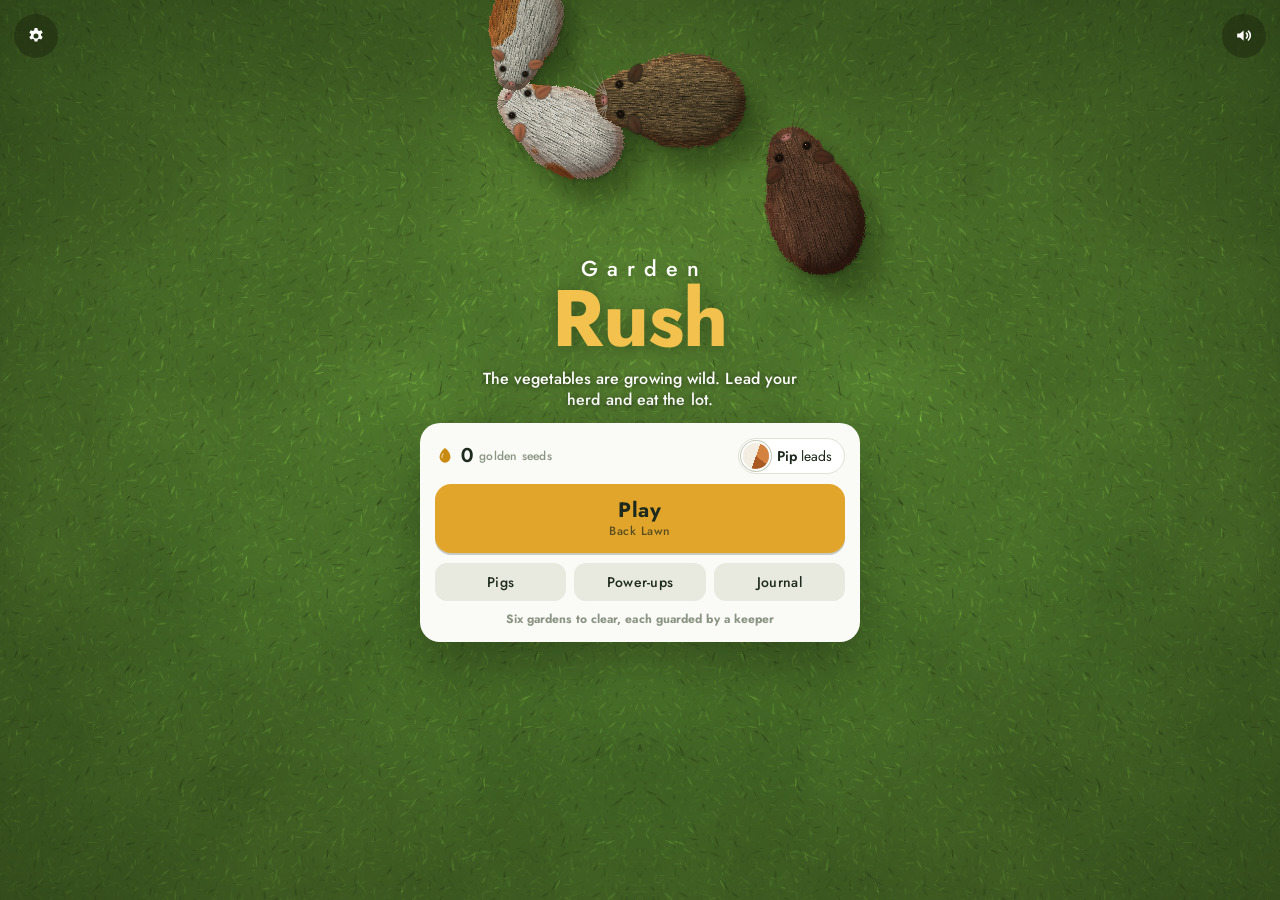
<file: fun-zone/garden-rush.html>
<!DOCTYPE html>
<html lang="en">
<head>
<meta charset="utf-8">
<meta name="viewport" content="width=device-width, initial-scale=1, viewport-fit=cover">
<title>Garden Rush</title>
<link rel="preconnect" href="https://fonts.googleapis.com">
<link rel="preconnect" href="https://fonts.gstatic.com" crossorigin>
<link href="https://fonts.googleapis.com/css2?family=Jost:wght@400;500;600;700&display=swap" rel="stylesheet">
<style>
  :root {
    --font-display: Futura, "Futura PT", "Jost", "Century Gothic", "Avenir Next", system-ui, sans-serif;
    --font-body: Futura, "Futura PT", "Jost", "Century Gothic", "Avenir Next", system-ui, sans-serif;
    --fs-xs: 0.75rem; --fs-s: 0.875rem; --fs-m: 1rem; --fs-l: 1.25rem; --fs-xl: 1.6rem;
    --panel: #f2f3ec; --panel-2: #fafaf6; --card: #fff; --line: #dfe2d4; --line-2: #c5cab6;
    --ink: #1e2a1d; --ink-soft: #556150; --ink-faint: #8a9483;
    --accent: #e2a52b; --accent-2: #e2a52b; --accent-ink: #1e2a1d;
    --good: #4c8a3c; --track: #e8eadf; --heart: #c4566c; --bolt: #c98a12; --leaf: #4c8a3c;
    --shadow: 0 8px 24px rgba(20, 30, 15, 0.16);
    --g-garden: #e4eedb; --g-energy: #f6ecd0; --g-comfort: #efe4da; --g-herd: #f1e0e4;
    box-sizing: border-box;
    padding-top: env(safe-area-inset-top, 0px);
    padding-bottom: env(safe-area-inset-bottom, 0px);
  }
  @media (prefers-color-scheme: dark) {
    :root:not([data-theme="light"]) {
      --panel: #1d241c; --panel-2: #181e17; --card: #252d23; --line: #33402f; --line-2: #4a5844;
      --ink: #eef0e6; --ink-soft: #b3bba9; --ink-faint: #7c8676; --accent: #e9b23e; --accent-2: #e9b23e; --accent-ink: #1a2018;
      --good: #8fc46e; --track: #2f382c; --heart: #e07a8e; --bolt: #e9b23e; --leaf: #8fc46e;
      --shadow: 0 8px 24px rgba(0, 0, 0, 0.45);
      --g-garden: #2c3a27; --g-energy: #3a3420; --g-comfort: #3a2f26; --g-herd: #3a2a2e;
    }
  }
  :root[data-theme="dark"] {
    --panel: #1d241c; --panel-2: #181e17; --card: #252d23; --line: #33402f; --line-2: #4a5844;
    --ink: #eef0e6; --ink-soft: #b3bba9; --ink-faint: #7c8676; --accent: #e9b23e; --accent-2: #e9b23e; --accent-ink: #1a2018;
    --good: #8fc46e; --track: #2f382c; --heart: #e07a8e; --bolt: #e9b23e; --leaf: #8fc46e;
    --shadow: 0 8px 24px rgba(0, 0, 0, 0.45);
    --g-garden: #2c3a27; --g-energy: #3a3420; --g-comfort: #3a2f26; --g-herd: #3a2a2e;
  }
  *, *::before, *::after { box-sizing: border-box; }
  [hidden] { display: none !important; }
  html { height: 100%; scroll-padding-top: env(safe-area-inset-top, 0px); }
  body {
    margin: 0; height: 100%; overflow: hidden; background: #33491f; color: var(--ink);
    font: 500 var(--fs-m)/1.35 var(--font-body); -webkit-user-select: none; user-select: none;
    -webkit-tap-highlight-color: transparent; -webkit-font-smoothing: antialiased;
  }
  canvas { position: fixed; inset: 0; width: 100%; height: 100%; display: block; touch-action: none; }
  #tint { position: fixed; inset: 0; pointer-events: none; mix-blend-mode: multiply; opacity: 0; transition: opacity 1s; }
  button { font: inherit; color: inherit; cursor: pointer; }
  .num { font-variant-numeric: tabular-nums; }
  svg.i { width: 1em; height: 1em; flex: none; vertical-align: -0.14em; }
  .i-bolt { color: var(--bolt); } .i-leaf { color: var(--leaf); } .i-heart { color: var(--heart); } .i-paw { color: var(--ink-soft); }

  /* ---- top: resources and tier ---- */
  #top { position: fixed; left: 8px; right: 8px; top: calc(8px + env(safe-area-inset-top, 0px)); display: flex; flex-direction: column; align-items: center; gap: 6px; pointer-events: none; z-index: 4; }
  #hud { pointer-events: auto; display: grid; grid-template-columns: repeat(4, 1fr); width: min(560px, 100%);
    background: var(--panel); border: 1px solid var(--line); border-radius: 16px; box-shadow: var(--shadow); overflow: hidden; }
  .res { display: flex; align-items: center; gap: 7px; padding: 7px 10px; border: none; background: none; text-align: left; min-width: 0; }
  .res + .res { border-left: 1px solid var(--line); }
  .res svg.i { font-size: 1.2rem; }
  .res .v { display: flex; flex-direction: column; min-width: 0; }
  .res b { font: 600 var(--fs-m)/1.1 var(--font-display); font-variant-numeric: tabular-nums; white-space: nowrap; }
  .res small { font-size: 0.68rem; font-weight: 700; color: var(--ink-faint); white-space: nowrap; overflow: hidden; text-overflow: ellipsis; letter-spacing: 0.01em; }
  #tier { pointer-events: auto; width: min(560px, 100%); background: var(--panel); border: 1px solid var(--line); border-radius: 16px;
    box-shadow: var(--shadow); padding: 8px 10px 9px 12px; display: grid; grid-template-columns: 1fr auto; gap: 4px 10px; align-items: center; }
  #tHead { display: flex; align-items: baseline; gap: 8px; min-width: 0; }
  #tName { font: 600 var(--fs-m)/1.15 var(--font-display); white-space: nowrap; overflow: hidden; text-overflow: ellipsis; }
  #tNum { font: 700 var(--fs-xs)/1 var(--font-body); color: var(--ink-faint); text-transform: uppercase; letter-spacing: 0.08em; white-space: nowrap; }
  #tDay { margin-left: auto; font-size: var(--fs-xs); font-weight: 700; color: var(--ink-soft); white-space: nowrap; display: flex; align-items: center; gap: 4px; }
  #tReq { grid-column: 1 / 2; display: grid; grid-template-columns: repeat(3, 1fr); gap: 8px; }
  .rq { display: flex; flex-direction: column; gap: 3px; min-width: 0; }
  .rq span { font-size: 0.7rem; font-weight: 700; color: var(--ink-soft); white-space: nowrap; overflow: hidden; text-overflow: ellipsis; font-variant-numeric: tabular-nums; }
  .rq.ok span { color: var(--good); }
  .meter { height: 6px; border-radius: 99px; background: var(--track); overflow: hidden; }
  .meter i { display: block; height: 100%; border-radius: 99px; background: var(--accent-2); transition: width 0.3s; }
  .rq.ok .meter i { background: var(--good); }
  #tNote { grid-column: 1 / 2; font-size: var(--fs-xs); color: var(--ink-soft); }
  #tGo { grid-row: 1 / 3; grid-column: 2; }
  .go, .buy { font: 600 var(--fs-s)/1 var(--font-display); letter-spacing: 0.01em; color: var(--accent-ink); background: linear-gradient(180deg, var(--accent-2), var(--accent));
    border: none; border-radius: 12px; padding: 10px 14px; box-shadow: 0 2px 0 rgba(90, 40, 10, 0.35); white-space: nowrap; display: inline-flex; align-items: center; gap: 5px; }
  .go:disabled, .buy:disabled { background: var(--track); color: var(--ink-faint); box-shadow: none; cursor: default; }
  .go:not(:disabled) { animation: pulse 1.8s ease-in-out infinite; }
  .go:active:not(:disabled), .buy:active:not(:disabled) { transform: translateY(1px); box-shadow: none; }
  @keyframes pulse { 50% { box-shadow: 0 2px 0 rgba(90, 40, 10, 0.35), 0 0 0 6px rgba(224, 122, 62, 0.25); } }

  #buff { pointer-events: none; display: flex; align-items: center; gap: 10px; width: min(360px, 100%); padding: 7px 14px; border-radius: 99px;
    background: linear-gradient(90deg, #ffd34d, #ffb13b); color: #4a2a00; font: 600 var(--fs-s)/1 var(--font-display); box-shadow: 0 4px 16px rgba(255, 180, 40, 0.45); animation: glow 1.2s ease-in-out infinite; }
  #buff .meter { flex: 1; background: rgba(255,255,255,0.45); } #buff .meter i { background: #fff; }
  @keyframes glow { 50% { box-shadow: 0 4px 26px rgba(255, 200, 60, 0.8); } }
  #petTag { position: fixed; z-index: 3; transform: translate(-50%, -100%); border: 1px solid var(--line); background: var(--panel-2); color: var(--ink);
    border-radius: 99px; padding: 5px 11px; font: 600 var(--fs-s)/1 var(--font-display); box-shadow: var(--shadow); display: flex; align-items: center; gap: 6px; white-space: nowrap; }
  #petTag small { font: 700 var(--fs-xs) var(--font-body); color: var(--ink-faint); }
  .achs { display: grid; grid-template-columns: repeat(auto-fill, minmax(150px, 1fr)); gap: 6px; }
  .ach { background: var(--card); border: 1px solid var(--line); border-radius: 12px; padding: 7px 10px; display: flex; flex-direction: column; gap: 1px; }
  .ach b { font: 600 var(--fs-s)/1.2 var(--font-display); }
  .ach small { font-size: var(--fs-xs); color: var(--ink-soft); font-weight: 600; }
  .ach.off { opacity: 0.45; } .ach.off b::before { content: '🔒 '; font-size: 0.8em; }
  .ach.on { border-color: var(--bolt); box-shadow: 0 0 0 1px var(--bolt) inset; }
  /* ---- bottom navigation ---- */
  #bar { position: fixed; left: 50%; transform: translateX(-50%); bottom: calc(10px + env(safe-area-inset-bottom, 0px)); display: flex; gap: 2px;
    background: var(--panel); border: 1px solid var(--line); border-radius: 20px; padding: 5px; box-shadow: var(--shadow); z-index: 3; }
  #bar button { position: relative; border: none; background: transparent; border-radius: 15px; padding: 6px 14px 5px; min-width: 70px;
    display: flex; flex-direction: column; align-items: center; gap: 1px; font: 600 var(--fs-xs)/1.1 var(--font-display); letter-spacing: 0.02em; color: var(--ink-soft); }
  #bar button svg.i { font-size: 1.35rem; }
  #bar button.on { background: var(--accent); color: var(--accent-ink); }
  #bar .badge { position: absolute; top: 2px; right: 12px; min-width: 17px; height: 17px; padding: 0 5px; border-radius: 99px; background: var(--heart); color: #fff;
    font: 700 0.65rem/17px var(--font-body); font-variant-numeric: tabular-nums; }
  #bar .badge:empty { display: none; }
  #speed b { font: 700 var(--fs-xs)/1.1 var(--font-display); }

  /* ---- sheets ---- */
  #sheet { position: fixed; left: 50%; bottom: 0; width: min(560px, 100%); max-height: min(70vh, 660px); transform: translate(-50%, 105%);
    transition: transform 0.3s cubic-bezier(.2,.8,.2,1); background: var(--panel-2); border: 1px solid var(--line); border-bottom: none;
    border-radius: 22px 22px 0 0; display: flex; flex-direction: column; z-index: 2; box-shadow: 0 -8px 30px rgba(30, 20, 5, 0.25);
    padding-bottom: calc(78px + env(safe-area-inset-bottom, 0px)); }
  #sheet.open { transform: translate(-50%, 0); }
  #sheet::before { content: ''; display: block; width: 38px; height: 4px; border-radius: 99px; background: var(--line-2); margin: 8px auto 0; }
  .sheet-head { display: flex; align-items: center; gap: 10px; padding: 6px 16px 8px; }
  .sheet-head .tt { flex: 1; min-width: 0; }
  .sheet-head h2 { margin: 0; font: 600 var(--fs-l)/1.15 var(--font-display); }
  #sheetSub { font-size: var(--fs-s); color: var(--ink-soft); font-weight: 600; }
  #sheetX { border: none; background: var(--track); color: var(--ink-soft); width: 32px; height: 32px; border-radius: 50%; display: grid; place-items: center; font-size: 1rem; }
  #sheetBody { overflow-y: auto; padding: 0 16px 14px; -webkit-overflow-scrolling: touch; overscroll-behavior: contain; }
  #sheetBody h3 { margin: 14px 2px 8px; font: 700 var(--fs-xs)/1 var(--font-body); text-transform: uppercase; letter-spacing: 0.09em; color: var(--ink-faint); }
  #sheetBody h3:first-child { margin-top: 4px; }
  .card { display: grid; grid-template-columns: 40px 1fr auto; align-items: center; gap: 12px; background: var(--card); border: 1px solid var(--line); border-radius: 14px; padding: 10px 10px 10px 10px; margin-bottom: 8px; }
  .tile { width: 40px; height: 40px; border-radius: 12px; display: grid; place-items: center; font-size: 1.25rem; color: var(--ink); }
  .tile.Garden { background: var(--g-garden); color: var(--leaf); } .tile.Energy { background: var(--g-energy); color: var(--bolt); }
  .tile.Comfort { background: var(--g-comfort); color: var(--accent); } .tile.Herd { background: var(--g-herd); color: var(--heart); }
  .card .ct { min-width: 0; }
  .card .ct b { display: block; font: 600 var(--fs-m)/1.2 var(--font-display); }
  .card p { margin: 2px 0 0; font-size: var(--fs-s); color: var(--ink-soft); line-height: 1.3; }
  .pips { display: flex; gap: 3px; margin-top: 6px; }
  .pips i { width: 8px; height: 8px; border-radius: 50%; background: var(--track); }
  .pips i.f { background: var(--good); }
  .pips:empty { display: none; }
  .card .buy { min-width: 74px; justify-content: center; position: relative; overflow: hidden; }
  .card .buy .fill { position: absolute; left: 0; top: 0; bottom: 0; background: rgba(224, 122, 62, 0.22); pointer-events: none; }
  .card .buy span { position: relative; }
  .card.done { opacity: 0.55; }
  .card.locked { opacity: 0.5; }
  .note { font-size: var(--fs-s); color: var(--ink-soft); line-height: 1.4; }
  .sw { display: inline-block; width: 30px; height: 30px; border-radius: 50%; box-shadow: 0 0 0 2px var(--card), 0 0 0 3px var(--line-2); flex: none; }
  .sw.q { display: inline-grid; place-items: center; background: var(--track); color: var(--ink-faint); font: 700 var(--fs-s) var(--font-display); }
  .stats { display: grid; grid-template-columns: repeat(3, 1fr); gap: 8px; }
  .stat { background: var(--card); border: 1px solid var(--line); border-radius: 14px; padding: 9px 10px; }
  .stat b { display: block; font: 600 var(--fs-l)/1.1 var(--font-display); font-variant-numeric: tabular-nums; }
  .stat small { font-size: var(--fs-xs); color: var(--ink-soft); font-weight: 700; }
  .coats { display: grid; grid-template-columns: repeat(auto-fill, minmax(88px, 1fr)); gap: 8px; }
  .coat { display: flex; flex-direction: column; align-items: center; gap: 6px; font-size: var(--fs-xs); font-weight: 700; text-align: center; background: var(--card); border: 1px solid var(--line); border-radius: 14px; padding: 10px 4px 8px; line-height: 1.2; }
  .coat.unseen { color: var(--ink-faint); }
  .pigrow { display: grid; grid-template-columns: 30px 1fr auto; align-items: center; gap: 12px; width: 100%; text-align: left; background: var(--card); border: 1px solid var(--line); border-radius: 14px; padding: 8px 12px; margin-bottom: 6px; }
  .pigrow .pn { display: flex; flex-direction: column; min-width: 0; }
  .pigrow b { font: 600 var(--fs-m)/1.2 var(--font-display); }
  .pigrow small { color: var(--ink-soft); font-size: var(--fs-xs); font-weight: 600; white-space: nowrap; overflow: hidden; text-overflow: ellipsis; }
  .pigrow .ph { font: 600 var(--fs-s) var(--font-display); color: var(--heart); display: flex; align-items: center; gap: 3px; font-variant-numeric: tabular-nums; }
  .pighead { display: grid; grid-template-columns: 52px 1fr auto; gap: 12px; align-items: center; margin: 2px 0 10px; }
  .pighead .sw { width: 52px; height: 52px; }
  .pighead b { font: 600 var(--fs-m) var(--font-display); }
  .pighead .sub { font-size: var(--fs-s); color: var(--ink-soft); font-weight: 600; }
  .ring { width: 58px; height: 58px; position: relative; display: grid; place-items: center; }
  .ring svg { position: absolute; inset: 0; transform: rotate(-90deg); }
  .ring b { font: 600 var(--fs-l)/1 var(--font-display); color: var(--heart); font-variant-numeric: tabular-nums; }
  .needs { display: grid; grid-template-columns: 1fr 1fr; gap: 8px 14px; }
  .need { display: flex; flex-direction: column; gap: 4px; font-size: var(--fs-xs); font-weight: 700; color: var(--ink-soft); }
  .need .meter { height: 7px; }
  .need .meter i { background: var(--good); }
  .need.low .meter i { background: var(--accent-2); }
  .traits { display: grid; grid-template-columns: 1fr 1fr; gap: 6px 14px; }
  .trait { display: flex; justify-content: space-between; align-items: center; font-size: var(--fs-s); font-weight: 700; }
  .trait .pips { margin: 0; } .trait .pips i.f { background: var(--bolt); }
  .chips { display: flex; flex-wrap: wrap; gap: 6px; }
  .tag { display: inline-flex; align-items: center; gap: 5px; background: var(--card); border: 1px solid var(--line); border-radius: 99px; padding: 4px 10px; font-size: var(--fs-s); font-weight: 700; }
  .tag.dim { color: var(--ink-faint); }
  .pantry { display: grid; gap: 6px; }
  .prow { display: grid; grid-template-columns: 34px 1fr auto; column-gap: 10px; align-items: center; background: var(--card); border: 1px solid var(--line); border-radius: 14px; padding: 8px 12px; }
  .prow b { font: 600 var(--fs-m)/1.2 var(--font-display); }
  .prow .n { font: 600 var(--fs-l) var(--font-display); font-variant-numeric: tabular-nums; }
  .prow small { display: block; color: var(--ink-soft); font-size: var(--fs-xs); font-weight: 600; }
  .prow.locked { opacity: 0.5; }
  .ic { font-size: 1.4rem; text-align: center; line-height: 1; }
  .crops { display: grid; grid-template-columns: repeat(auto-fill, minmax(150px, 1fr)); gap: 8px; }
  .crop { display: grid; grid-template-columns: 30px 1fr; grid-template-rows: auto auto; column-gap: 8px; text-align: left; background: var(--card); border: 1px solid var(--line); border-radius: 14px; padding: 8px 10px; }
  .crop .ic { grid-row: 1 / 3; align-self: center; }
  .crop b { font: 600 var(--fs-s)/1.2 var(--font-display); }
  .crop small { color: var(--ink-soft); font-size: var(--fs-xs); font-weight: 600; }
  .crop.on { border-color: var(--accent); box-shadow: 0 0 0 2px var(--accent) inset; }
  .crop.locked { opacity: 0.5; }
  .plotstat { background: var(--card); border: 1px solid var(--line); border-radius: 14px; padding: 12px; display: grid; gap: 8px; }
  .plotstat .row { display: flex; align-items: center; justify-content: space-between; gap: 10px; font: 600 var(--fs-m) var(--font-display); }
  .plotstat .meter { height: 8px; } .plotstat .meter i { background: var(--good); }

  /* ---- toasts and modal ---- */
  #toasts { width: min(440px, 100%); display: flex; flex-direction: column; gap: 6px; pointer-events: none; }
  .toast { background: var(--panel-2); border: 1px solid var(--line); border-radius: 14px; padding: 9px 14px; font-size: var(--fs-s); font-weight: 700; text-align: center;
    box-shadow: var(--shadow); animation: tin 0.25s ease-out; transition: opacity 0.4s, transform 0.4s; }
  .toast.out { opacity: 0; transform: translateY(-8px); }
  @keyframes tin { from { opacity: 0; transform: translateY(-8px); } }
  #modal { position: fixed; inset: 0; display: none; align-items: center; justify-content: center; background: rgba(20, 15, 5, 0.5); z-index: 5; padding: 16px; }
  #modal.open { display: flex; }
  .mbox { background: var(--panel-2); border: 1px solid var(--line); border-radius: 22px; padding: 22px 20px 18px; width: min(420px, 100%); box-shadow: 0 20px 60px rgba(0,0,0,0.35); }
  .mbox h2 { margin: 0 0 6px; font: 600 var(--fs-xl)/1.15 var(--font-display); }
  .mbox p { margin: 0 0 12px; color: var(--ink-soft); font-size: var(--fs-m); }
  .mbox ul { list-style: none; padding: 0; margin: 0 0 18px; display: grid; gap: 10px; }
  .mbox li { display: grid; grid-template-columns: 34px 1fr; gap: 10px; align-items: start; font-size: var(--fs-s); line-height: 1.4; }
  .mbox li .tile { width: 34px; height: 34px; border-radius: 10px; font-size: 1.05rem; }
  .mbox li b { font-weight: 800; }
  .mbox .go { width: 100%; justify-content: center; padding: 13px; font-size: var(--fs-m); animation: none; }
  :focus-visible { outline: 3px solid var(--accent); outline-offset: 2px; }
  .go.alt { background: var(--track); color: var(--ink); box-shadow: none; width: 100%; justify-content: center; margin-bottom: 8px; padding: 12px; animation: none; }
  #bar button.rush { color: var(--accent); }
  /* ---- Garden Rush menus ---- */
  #menu { position: fixed; inset: 0; z-index: 4; display: flex; align-items: center; justify-content: center; padding: calc(16px + env(safe-area-inset-top, 0px)) 16px calc(16px + env(safe-area-inset-bottom, 0px));
    background: radial-gradient(ellipse at center, rgba(20, 30, 10, 0) 30%, rgba(20, 30, 10, 0.55) 100%); pointer-events: none; }
  .screen { pointer-events: auto; width: min(440px, 100%); max-height: 100%; display: flex; flex-direction: column; }
  #title { align-items: center; text-align: center; gap: 12px; }
  .logo { display: flex; flex-direction: column; align-items: center; line-height: 0.9; color: #fff; text-shadow: 0 4px 0 #3b6b1c, 0 8px 24px rgba(0,0,0,0.45); }
  .logo span { font: 600 2.1rem/1 var(--font-display); letter-spacing: 0.04em; }
  .logo b { font: 700 4.6rem/0.95 var(--font-display); letter-spacing: 0.01em; color: #ffe27a; text-shadow: 0 4px 0 #b5671c, 0 10px 30px rgba(0,0,0,0.45); }
  .tagline { margin: 0; color: #fff; font-weight: 700; text-shadow: 0 1px 4px rgba(0,0,0,0.6); max-width: 320px; }
  .panel { width: 100%; background: var(--panel-2); border: 1px solid var(--line); border-radius: 22px; padding: 14px; box-shadow: 0 20px 60px rgba(0,0,0,0.35); display: grid; gap: 10px; }
  .bankrow { display: flex; align-items: center; justify-content: space-between; gap: 10px; }
  .bank { display: flex; align-items: center; gap: 6px; font: 600 var(--fs-l)/1 var(--font-display); font-variant-numeric: tabular-nums; }
  .bank small { font: 700 var(--fs-xs) var(--font-body); color: var(--ink-faint); text-transform: uppercase; letter-spacing: 0.06em; }
  #leadPick { display: flex; align-items: center; gap: 8px; border: 1px solid var(--line); background: var(--card); border-radius: 99px; padding: 4px 12px 4px 4px; font-size: var(--fs-s); }
  #leadPick b { font: 600 var(--fs-s) var(--font-display); }
  .go.big { width: 100%; justify-content: center; font-size: 1.35rem; padding: 16px; border-radius: 16px; }
  .row2 { display: grid; grid-template-columns: 1fr 1fr; gap: 8px; }
  .row2 .go.alt { margin: 0; }
  .best { font-size: var(--fs-xs); font-weight: 700; color: var(--ink-faint); }
  #mSnd { position: fixed; right: 14px; top: calc(14px + env(safe-area-inset-top, 0px)); width: 44px; height: 44px; border-radius: 50%; border: none; background: rgba(30, 40, 15, 0.55); color: #fff; font-size: 1.2rem; display: grid; place-items: center; pointer-events: auto; }
  .shead { display: flex; align-items: center; gap: 10px; margin-bottom: 10px; color: #fff; text-shadow: 0 1px 4px rgba(0,0,0,0.6); }
  .shead h2 { margin: 0; flex: 1; font: 600 var(--fs-l)/1.1 var(--font-display); }
  .shead .back { width: 40px; height: 40px; border-radius: 50%; border: none; background: var(--panel-2); color: var(--ink); display: grid; place-items: center; font-size: 1.2rem; box-shadow: var(--shadow); }
  .shead .pill { background: var(--panel-2); color: var(--ink); text-shadow: none; border-radius: 99px; padding: 6px 12px; font: 600 var(--fs-m) var(--font-display); display: flex; gap: 5px; align-items: center; font-variant-numeric: tabular-nums; }
  .slist { overflow-y: auto; -webkit-overflow-scrolling: touch; display: grid; gap: 8px; padding-bottom: 8px; }
  .slist .card { margin: 0; }
  .card.char { grid-template-columns: 44px 1fr auto; }
  .card.char.on { border-color: var(--accent); box-shadow: 0 0 0 2px var(--accent) inset; }
  .card.char.locked { opacity: 1; }
  .card.char.locked .sw { filter: grayscale(0.7) brightness(0.85); }
  .tagon { font: 700 var(--fs-xs) var(--font-body); text-transform: uppercase; letter-spacing: 0.06em; color: var(--accent); }
  body.running #menu, body.running #mSnd { display: none !important; }
  #setBtn { position: fixed; left: 14px; top: calc(14px + env(safe-area-inset-top, 0px)); width: 44px; height: 44px; border-radius: 50%; border: none; background: rgba(30, 40, 15, 0.55); color: #fff; font-size: 1.25rem; display: grid; place-items: center; pointer-events: auto; }
  .card.style { width: 100%; text-align: left; grid-template-columns: 1fr auto; }
  .card.style.on { border-color: var(--accent); box-shadow: 0 0 0 2px var(--accent) inset; }
  .shint { color: #fff; font-weight: 700; text-shadow: 0 1px 4px rgba(0,0,0,0.6); font-size: var(--fs-s); }
  .pst { margin: 0 0 12px; text-align: left; }
  .pst small { display: block; font: 700 var(--fs-xs) var(--font-body); color: var(--ink-faint); text-transform: uppercase; letter-spacing: 0.08em; margin-bottom: 6px; }
  .pst .chips { display: flex; flex-wrap: wrap; gap: 6px; }
  .pst .chip { border: 1px solid var(--line); background: var(--card); border-radius: 99px; padding: 6px 11px; font: 600 var(--fs-s) var(--font-display); }
  .pst .chip.on { background: var(--accent); border-color: var(--accent); color: var(--accent-ink); }
  .rcard.treasure { border-color: #9ad0ff; background: linear-gradient(135deg, #f2f9ff, #e2f0ff); }
  /* ---- Garden Rush ---- */
  #run { display: none; position: fixed; inset: 0; pointer-events: none; z-index: 3; }
  body.running #run { display: block; }
  body.running #top, body.running #bar, body.running #sheet, body.running #petTag, body.running #tint { display: none !important; }
  .rtop { position: absolute; left: 8px; right: 8px; top: calc(8px + env(safe-area-inset-top, 0px)); margin: 0 auto; max-width: 560px; display: grid; gap: 6px; }
  .rtop .xp { display: flex; align-items: center; gap: 8px; background: rgba(30, 40, 15, 0.55); border-radius: 99px; padding: 5px 12px 5px 6px; backdrop-filter: blur(4px); }
  #rLv small { font-size: 0.7em; opacity: 0.7; margin-left: 1px; }
  #rLv { background: #ffd34d; color: #4a2a00; border-radius: 99px; padding: 3px 9px; font: 700 var(--fs-s)/1 var(--font-display); }
  .rtop .meter { flex: 1; height: 9px; background: rgba(255,255,255,0.25); }
  #rXp { background: linear-gradient(90deg, #ffe680, #ffb43b); }
  .rrow { display: grid; grid-template-columns: 1fr auto 1fr; align-items: center; color: #fff; text-shadow: 0 1px 3px rgba(0,0,0,0.6); font: 600 var(--fs-m)/1 var(--font-display); }
  .rrow span { display: flex; align-items: center; gap: 5px; }
  #rTime { font-size: var(--fs-xl); justify-self: center; }
  #rEaten { justify-self: end; }
  .rtop .over { display: flex; align-items: center; gap: 8px; color: #fff; font: 700 var(--fs-xs)/1 var(--font-body); text-transform: uppercase; letter-spacing: 0.08em; text-shadow: 0 1px 3px rgba(0,0,0,0.6);
    background: rgba(30, 40, 15, 0.45); border-radius: 99px; padding: 5px 12px; }
  #rOver { background: linear-gradient(90deg, #9be36a, #4f9a2a); }
  .over.warn #rOver { background: linear-gradient(90deg, #ffb43b, #e2603a); }
  .over.warn { animation: glow 0.8s ease-in-out infinite; }
  .rbtns { position: absolute; right: 10px; bottom: calc(14px + env(safe-area-inset-bottom, 0px)); display: flex; gap: 8px; pointer-events: auto; }
  .rbtns button { width: 46px; height: 46px; border-radius: 50%; border: none; background: rgba(30, 40, 15, 0.55); color: #fff; font: 700 var(--fs-m)/1 var(--font-display); backdrop-filter: blur(4px); }
  #runToast { position: absolute; left: 50%; top: 34%; transform: translate(-50%, -50%); color: #fff; font: 700 var(--fs-l)/1.2 var(--font-display); text-align: center;
    text-shadow: 0 2px 8px rgba(0,0,0,0.6); opacity: 0; white-space: nowrap; }
  #runToast.show { animation: rt 2.4s ease-out forwards; }
  @keyframes rt { 0% { opacity: 0; transform: translate(-50%, -30%) scale(0.9); } 12% { opacity: 1; transform: translate(-50%, -50%) scale(1); } 75% { opacity: 1; } 100% { opacity: 0; transform: translate(-50%, -70%); } }
  .ov { position: fixed; inset: 0; display: none; align-items: center; justify-content: center; background: rgba(20, 15, 5, 0.55); z-index: 6; padding: 16px; }
  .ov.open { display: flex; }
  .cbox { background: var(--panel-2); border: 1px solid var(--line); border-radius: 22px; padding: 20px 16px 14px; width: min(420px, 100%); box-shadow: 0 20px 60px rgba(0,0,0,0.35); text-align: center; animation: pop 0.25s ease-out; }
  @keyframes pop { from { transform: scale(0.92); opacity: 0; } }
  .cbox h2 { margin: 0; font: 600 var(--fs-xl)/1.1 var(--font-display); }
  .cbox p { margin: 4px 0 14px; color: var(--ink-soft); }
  .cbox .go { width: 100%; justify-content: center; padding: 12px; margin-bottom: 8px; animation: none; }
  #cardList { display: grid; gap: 8px; }
  .rcard { display: grid; grid-template-columns: 44px 1fr; gap: 12px; align-items: center; text-align: left; background: var(--card); border: 2px solid var(--line); border-radius: 16px; padding: 12px; }
  .rcard:hover, .rcard:focus-visible { border-color: var(--accent); }
  .rcard .tile { width: 44px; height: 44px; font-size: 1.35rem; }
  .rcard b { font: 600 var(--fs-m)/1.2 var(--font-display); }
  .rcard small { margin-left: 6px; font: 700 var(--fs-xs) var(--font-body); color: var(--accent); text-transform: uppercase; letter-spacing: 0.06em; }
  .rcard.evo { border-color: #ffb43b; background: linear-gradient(135deg, #fff6d6, #ffe7b0); box-shadow: 0 0 0 3px rgba(255, 180, 60, 0.35); }
  #chestList { display: grid; gap: 8px; }
  #rStreak { position: absolute; left: 50%; top: calc(132px + env(safe-area-inset-top, 0px)); transform: translateX(-50%); padding: 5px 14px; border-radius: 99px;
    background: linear-gradient(90deg, #ffd34d, #ffb13b); color: #4a2a00; font: 700 var(--fs-m)/1 var(--font-display); font-variant-numeric: tabular-nums;
    box-shadow: 0 4px 16px rgba(255, 180, 40, 0.45); animation: pulse2 0.5s ease-in-out infinite; }
  @keyframes pulse2 { 50% { transform: translateX(-50%) scale(1.06); } }
  .tile.Rush { background: var(--g-herd); color: var(--accent); }
  .rcard p { margin: 3px 0 0; font-size: var(--fs-s); color: var(--ink-soft); line-height: 1.3; }
  @media (max-width: 380px) { .res { padding: 6px 7px; gap: 5px; } .res svg.i { font-size: 1.05rem; } #bar button { min-width: 62px; padding: 6px 10px 5px; } }
  /* ---- gardens, journal, keepers, deals ---- */
  .go.big { flex-direction: column; gap: 4px; }
  .go.big small { font: 700 var(--fs-xs)/1 var(--font-body); opacity: 0.8; letter-spacing: 0.02em; }
  .go.big small:empty { display: none; }
  .row3 { display: grid; grid-template-columns: repeat(3, 1fr); gap: 8px; }
  .row3 .go.alt { margin: 0; padding: 12px 6px; }
  #gardens .slist { flex: 1; min-height: 0; }
  .card.garden { width: 100%; text-align: left; grid-template-columns: 44px 1fr; cursor: pointer; }
  .card.garden.on { border-color: var(--accent); box-shadow: 0 0 0 2px var(--accent) inset; }
  .card.garden.locked { opacity: 0.55; cursor: default; }
  .gtile { width: 44px; height: 44px; border-radius: 12px; display: grid; place-items: center; color: #fff; font-size: 1.3rem; box-shadow: inset 0 -3px 0 rgba(0,0,0,0.18); }
  .gmeta { display: block; margin-top: 4px; font: 700 var(--fs-xs)/1.2 var(--font-body); color: var(--ink-faint); }
  .wildbox { background: var(--panel-2); border: 1px solid var(--line); border-radius: 18px; padding: 12px; display: grid; gap: 8px; margin-top: 6px; box-shadow: var(--shadow); }
  .wildhead { display: flex; align-items: center; justify-content: space-between; gap: 10px; }
  .wildhead b { font: 600 var(--fs-m) var(--font-display); }
  .wildbox p { margin: 0; font-size: var(--fs-s); color: var(--ink-soft); line-height: 1.35; }
  .wildbox .chip { width: 34px; height: 34px; border-radius: 50%; border: 1px solid var(--line); background: var(--card); font: 600 var(--fs-s) var(--font-display); display: grid; place-items: center; color: var(--ink); }
  .wildbox .chip.on { background: var(--accent); border-color: var(--accent); color: var(--accent-ink); }
  .wildbox .chip:disabled { opacity: 0.45; }
  .wildbox .go.big { padding: 13px; font-size: 1.15rem; }
  #jTabs { display: grid; grid-template-columns: repeat(3, 1fr); gap: 4px; background: var(--panel-2); border-radius: 99px; padding: 4px; margin-bottom: 10px; box-shadow: var(--shadow); }
  #jTabs button { border: none; background: none; border-radius: 99px; padding: 8px 4px; font: 600 var(--fs-s) var(--font-display); color: var(--ink-soft); }
  #jTabs button.on { background: var(--accent); color: var(--accent-ink); }
  #journal .slist { flex: 1; min-height: 0; }
  .ach .rw { margin-top: 3px; color: var(--bolt); }
  .ach.on .rw { color: var(--good); }
  .ach.plant.off b::before { content: ''; }
  .card.evo-row { grid-template-columns: 40px 1fr; opacity: 0.6; }
  .card.evo-row.found { opacity: 1; border-color: #ffb43b; box-shadow: 0 0 0 1px #ffb43b inset; }
  #rBoss { display: flex; }
  #rBoss #rBossHp { background: linear-gradient(90deg, #cfe0ff, #8fb0f0); }
  #rBoss.on { background: rgba(90, 20, 10, 0.6); }
  #rBoss.on #rBossHp { background: linear-gradient(90deg, #ff9a6a, #e2403a); }
  #rBossName { white-space: nowrap; overflow: hidden; text-overflow: ellipsis; max-width: 72%; }
  #rBuffs { justify-self: center; color: #fff; font: 700 var(--fs-xs)/1 var(--font-body); text-shadow: 0 1px 3px rgba(0,0,0,0.7); min-height: 1em; }
  body.dark .rtop .xp, body.dark .rtop .over { background: rgba(10, 12, 30, 0.6); }
  #cardsSub { margin: -8px 0 12px; font: 700 var(--fs-xs)/1.3 var(--font-body); color: var(--ink-faint); text-transform: uppercase; letter-spacing: 0.05em; }
  .rwrap { position: relative; }
  .rwrap .rcard { width: 100%; padding-right: 40px; }
  .ban { position: absolute; top: 8px; right: 8px; width: 28px; height: 28px; border-radius: 50%; border: none; background: var(--track); color: var(--ink-faint); display: grid; place-items: center; font-size: 0.9rem; }
  .ban:hover { background: #f3c4b8; color: #8a2a1c; }
  .rcard em { display: block; margin-top: 4px; font: 700 var(--fs-xs)/1.3 var(--font-body); font-style: normal; color: #c07a10; }
  #chestHint { margin-top: 10px; font-size: var(--fs-s); color: var(--ink-soft); font-weight: 600; }
  #chestHint:empty { display: none; }
  #dealList { display: grid; gap: 8px; }
  .rcard.deal { border-color: #c9b2ff; background: linear-gradient(135deg, #f8f4ff, #ece4ff); }
  #pause .cbox { max-height: calc(100vh - 32px); overflow-y: auto; }
  #pBuild { text-align: left; margin: 0 0 12px; display: grid; gap: 5px; }
  #pBuild small { display: block; font: 700 var(--fs-xs) var(--font-body); color: var(--ink-faint); text-transform: uppercase; letter-spacing: 0.08em; margin-top: 4px; }
  .bchip { display: inline-flex; align-items: center; gap: 5px; background: var(--card); border: 1px solid var(--line); border-radius: 99px; padding: 4px 6px 4px 10px; font: 600 var(--fs-xs) var(--font-display); }
  .bchip i { font-style: normal; background: var(--track); border-radius: 99px; padding: 2px 6px; font: 700 0.65rem/1 var(--font-body); color: var(--ink-soft); }
  .bchip.ev { border-color: #ffb43b; background: #fff3d6; } .bchip.ev i { background: #ffb43b; color: #4a2a00; }
  .bnone { font-size: var(--fs-xs); color: var(--ink-faint); font-weight: 600; }
  .mbox .endlist { max-height: 46vh; overflow-y: auto; }
  .mbox .endlist li.goal .tile { background: #fff3d6; color: #c07a10; }
  /* ---- quieter type and colour ---- */
  body { font-weight: 400; letter-spacing: 0.005em; }
  .go, .buy { background: var(--accent); box-shadow: 0 2px 0 rgba(20, 30, 15, 0.22); font-weight: 600; letter-spacing: 0.02em; }
  .go:not(:disabled) { animation: none; }
  .go.alt { background: var(--track); font-weight: 500; }
  .go.big { font-size: 1.3rem; font-weight: 700; letter-spacing: 0.04em; }
  .go.big small { font-family: var(--font-body); font-weight: 500; letter-spacing: 0.04em; opacity: 0.7; }
  .logo { line-height: 0.85; text-shadow: 0 2px 14px rgba(0, 0, 0, 0.35); }
  .logo span { font: 500 1.35rem/1 var(--font-display); letter-spacing: 0.42em; margin-right: -0.42em; }
  .logo b { font: 700 5rem/0.95 var(--font-display); letter-spacing: -0.01em; color: #f2c14e; text-shadow: 0 3px 22px rgba(0, 0, 0, 0.35); }
  .tagline { font-weight: 500; text-shadow: 0 1px 6px rgba(0, 0, 0, 0.55); }
  .panel, .mbox, .cbox, .wildbox { border-radius: 20px; border-color: transparent; }
  .card, .rcard, .ach { border-radius: 14px; }
  .card .ct b, .rcard b, .ach b { font-weight: 600; }
  .bank { font-weight: 600; }
  .bank small, .pst small, #pBuild small, #cardsSub, .tagon, .rcard small { text-transform: none; letter-spacing: 0.02em; font-weight: 500; }
  .rcard small { color: var(--bolt); }
  .rtop .over { text-transform: none; letter-spacing: 0.03em; font-weight: 500; font-size: var(--fs-s); }
  .rrow { font-weight: 500; }
  #rTime { font-weight: 600; letter-spacing: 0.02em; }
  #rLv { background: #f2c14e; color: #1e2a1d; font-weight: 600; }
  #rXp { background: #f2c14e; }
  #rStreak { background: #f2c14e; color: #1e2a1d; box-shadow: 0 4px 14px rgba(0, 0, 0, 0.25); font-weight: 600; }
  @keyframes glow { 50% { box-shadow: 0 0 0 2px rgba(242, 193, 78, 0.7); } }
  .over.warn #rOver { background: #e0703a; }
  #rOver { background: #8fc46e; }
  .rcard.evo { border-color: var(--bolt); background: var(--card); box-shadow: inset 4px 0 0 var(--bolt); }
  .rcard.treasure { border-color: #7fa8c9; background: var(--card); box-shadow: inset 4px 0 0 #7fa8c9; }
  .rcard.deal { border-color: #9c8cc4; background: var(--card); box-shadow: inset 4px 0 0 #9c8cc4; }
  .rcard em { color: var(--bolt); }
  .bchip.ev { border-color: var(--bolt); background: var(--g-energy); } .bchip.ev i { background: var(--bolt); color: #fff; }
  .card.evo-row.found { border-color: var(--bolt); box-shadow: inset 4px 0 0 var(--bolt); }
  .mbox .endlist li.goal .tile { background: var(--g-energy); color: var(--bolt); }
  .ach.on { border-color: var(--good); box-shadow: inset 3px 0 0 var(--good); }
  .ach .rw { color: var(--bolt); }
  #jTabs button { font-weight: 500; } #jTabs button.on { font-weight: 600; }
  .shead h2 { font-weight: 600; letter-spacing: 0.01em; }
</style>
</head>
<body>
<canvas id="g"></canvas>
<canvas id="c"></canvas>
<div id="menu">
  <div id="title" class="screen">
    <div class="logo"><span>Garden</span><b>Rush</b></div>
    <p class="tagline">The vegetables are growing wild. Lead your herd and eat the lot.</p>
    <div class="panel">
      <div class="bankrow"><div class="bank"><span class="ico i-bolt" data-i="seed"></span><span id="bank">0</span><small>golden seeds</small></div><button id="leadPick"></button></div>
      <button class="go big" id="playBtn"><span>Play</span><small id="playSub"></small></button>
      <div class="row3"><button class="go alt" id="charsBtn">Pigs</button><button class="go alt" id="shopBtn">Power-ups</button><button class="go alt" id="journalBtn">Journal</button></div>
      <div class="best" id="best"></div>
    </div>
    <button id="mSnd" aria-label="Sound"></button>
    <button id="setBtn" aria-label="Settings"></button>
  </div>
  <div id="chars" class="screen" hidden>
    <div class="shead"><button class="back" data-back aria-label="Back"><span class="ico" data-i="back"></span></button><h2>Lead pig</h2><span class="pill" id="charBank"></span></div>
    <div class="slist" id="charList"></div>
  </div>
  <div id="gardens" class="screen" hidden>
    <div class="shead"><button class="back" data-back aria-label="Back"><span class="ico" data-i="back"></span></button><h2>Pick a garden</h2></div>
    <div class="slist" id="gardenList"></div>
    <div class="wildbox"><div class="wildhead"><b>Wildness</b><div id="wildChips" class="chips"></div></div><p id="wildNote"></p>
      <button class="go big" id="startBtn">Start</button></div>
  </div>
  <div id="journal" class="screen" hidden>
    <div class="shead"><button class="back" data-back aria-label="Back"><span class="ico" data-i="back"></span></button><h2>Journal</h2><span class="pill" id="journalPill"></span></div>
    <div id="jTabs"><button data-tab="goals">Goals</button><button data-tab="plants">Plants</button><button data-tab="evos">Evolutions</button></div>
    <div class="slist" id="journalList"></div>
  </div>
  <div id="settings" class="screen" hidden>
    <div class="shead"><button class="back" data-back aria-label="Back"><span class="ico" data-i="back"></span></button><h2>Settings</h2></div>
    <div class="slist"><div class="shint">Drawing style for the pigs and the lawn</div><div id="styleList" class="slist"></div><button class="go alt" id="sSnd">Sound: on</button></div>
  </div>
  <div id="shop" class="screen" hidden>
    <div class="shead"><button class="back" data-back aria-label="Back"><span class="ico" data-i="back"></span></button><h2>Power-ups</h2><span class="pill" id="shopBank"></span></div>
    <div class="slist" id="perkList"></div>
  </div>
</div>
<div id="run">
  <div class="rtop">
    <div class="xp"><span id="rLv">Lv 1</span><span class="meter"><i id="rXp"></i></span></div>
    <div class="rrow"><span id="rHerd"></span><span id="rTime" class="num">10:00</span><span id="rEaten" class="num"></span></div>
    <div class="over"><span>Overgrowth</span><span class="meter"><i id="rOver"></i></span></div>
    <div class="over boss" id="rBoss"><span id="rBossName"></span><span class="meter"><i id="rBossHp"></i></span></div>
    <div id="rBuffs"></div>
  </div>
  <div class="rbtns"><button id="rMute" aria-label="Sound"></button><button id="rPause" aria-label="Pause"></button></div>
  <div id="runToast"></div>
  <div id="rStreak" hidden></div>
</div>
<div id="cards" class="ov"><div class="cbox"><h2 id="cardsTitle">Level up!</h2><p>Pick a new trick for the herd</p><div id="cardsSub"></div><div id="cardList"></div><button class="go alt" id="reroll" style="margin-top:10px">Reroll</button></div></div>
<div id="chest" class="ov"><div class="cbox"><h2 id="chestTitle">Treasure!</h2><p id="chestSub">A picnic basket full of goodies</p><div id="chestList"></div><div id="chestHint"></div><button class="go" id="chestBtn" style="margin-top:12px">Keep it</button><button class="go alt" id="chestNo">Swap for experience</button></div></div>
<div id="deal" class="ov"><div class="cbox"><h2>The garden gnome</h2><p>He has a deal for you. Pick one.</p><div id="dealList"></div><button class="go alt" id="dealNo" style="margin-top:10px">Walk on by</button></div></div>
<div id="pause" class="ov"><div class="cbox"><h2>Paused</h2><p id="pGarden">The vegetables are waiting politely.</p><div id="pBuild"></div><div class="pst"><small>Drawing style</small><div id="pStyles" class="chips"></div></div><button class="go" id="pResume">Keep munching</button><button class="go alt" id="pQuit">End the run</button></div></div>
<div id="modal"><div class="mbox"><div id="modalBody"></div><button class="go" id="modalBtn">OK</button></div></div>
<script>
(() => {
  const TAU = Math.PI * 2;
  const rand = (a, b) => a + Math.random() * (b - a);
  const clamp = (v, a, b) => Math.max(a, Math.min(b, v));
  const wrap = a => { while (a > Math.PI) a -= TAU; while (a < -Math.PI) a += TAU; return a; };
  const pick = arr => arr[Math.floor(Math.random() * arr.length)];

  function smoothClosed(pts) {
    const n = pts.length;
    const mx = (pts[n - 1].x + pts[0].x) / 2, my = (pts[n - 1].y + pts[0].y) / 2;
    ctx.beginPath();
    ctx.moveTo(mx, my);
    for (let i = 0; i < n; i++) {
      const a = pts[i], b = pts[(i + 1) % n];
      ctx.quadraticCurveTo(a.x, a.y, (a.x + b.x) / 2, (a.y + b.y) / 2);
    }
    ctx.closePath();
  }

  // ---------- body width profile, nose (t=0) to rump (t=1) ----------
  // Values are fractions of the pig's max half-width.
  const PROFILE = [
    [0.00, 0.30], [0.08, 0.50], [0.18, 0.62], [0.30, 0.68], [0.38, 0.72],
    [0.52, 0.90], [0.66, 1.00], [0.80, 0.98], [0.92, 0.84], [1.00, 0.66]
  ];
  function profileExact(t) {
    t = clamp(t, 0, 1);
    for (let i = 1; i < PROFILE.length; i++) {
      const [t1, w1] = PROFILE[i];
      if (t <= t1) {
        const [t0, w0] = PROFILE[i - 1];
        const k = (t - t0) / (t1 - t0);
        const s = (1 - Math.cos(k * Math.PI)) / 2; // cosine ease between control points
        return w0 + (w1 - w0) * s;
      }
    }
    return PROFILE[PROFILE.length - 1][1];
  }

  // ---------- coat colours ----------
  // type: 0 patched, 1 tricolour, 2 ticked agouti, 3 solid, 4 Himalayan, 5 Dutch, 6 Abyssinian (rosettes)
  const COATS = [
    { name: 'Ginger & white',    type: 0, base: '#f4ede1', c1: '#d4823f', c2: '#a95a24', ear: '#c47a58', patches: ['#d98a48', '#c06f32'] },
    { name: 'Tricolour',         type: 1, base: '#f5efe4', c1: '#2a221f', c2: '#c9773a', ear: '#4a3a32', patches: ['#2e2622', '#cf7f3e', '#2e2622'] },
    { name: 'Agouti',            type: 2, base: '#4e3a27', c1: '#b8925e', ear: '#4f3a2a', patches: ['#6a4f33', '#a3845c'] },
    { name: 'Cream',             type: 3, base: '#ecd2a1', c1: '#f8e8c8', ear: '#cfa277', patches: ['#e3c48e'] },
    { name: 'Himalayan',         type: 4, base: '#f8f6f1', c1: '#3a2d28', ear: '#3d302b', nose: '#2a201c', skin: '#4a3a34', mask: '#3d302b', patches: [] },
    { name: 'Dutch',             type: 5, base: '#f6f2ea', c1: '#2a2220', ear: '#2a2220', patches: ['#2a2220'] },
    { name: 'Red Dutch',         type: 5, base: '#f6f2ea', c1: '#c4652d', ear: '#a8582c', patches: ['#c4652d'] },
    { name: 'Abyssinian',        type: 6, base: '#6e3418', c1: '#d98b4a', ear: '#5b3019', patches: [] },
    { name: 'Chocolate & white', type: 0, base: '#f1e8dc', c1: '#6b4430', c2: '#4c2f21', ear: '#4c2f21', patches: ['#6b4430'] },
    { name: 'Black',             type: 3, base: '#1c1918', c1: '#2e2a28', ear: '#191514', nose: '#5a4440', patches: [] }
  ];

  // Lookup table: the width profile is called thousands of times per frame
  const PROFILE_LUT = new Float32Array(257);
  for (let i = 0; i <= 256; i++) PROFILE_LUT[i] = profileExact(i / 256);
  function profile(t) {
    const f = (t <= 0 ? 0 : t >= 1 ? 1 : t) * 256, i = f | 0;
    return i >= 256 ? PROFILE_LUT[256] : PROFILE_LUT[i] + (PROFILE_LUT[i + 1] - PROFILE_LUT[i]) * (f - i);
  }

  // ---------- sound: every crunch is synthesised, so no two bites sound the same ----------
  const SFX = (() => {
    let ac = null, master = null, noise = null, muted = false, voices = 0;
    function init() {
      if (ac) { if (ac.state === 'suspended') ac.resume(); return; }
      const AC = window.AudioContext || window.webkitAudioContext;
      if (!AC) return;
      ac = new AC();
      const comp = ac.createDynamicsCompressor();
      comp.threshold.value = -16; comp.knee.value = 12; comp.ratio.value = 5; comp.attack.value = 0.002; comp.release.value = 0.12;
      master = ac.createGain(); master.gain.value = muted ? 0 : 0.8;
      master.connect(comp); comp.connect(ac.destination);
      // one second of white noise, shared by every crunch
      noise = ac.createBuffer(1, ac.sampleRate, ac.sampleRate);
      const d = noise.getChannelData(0);
      for (let i = 0; i < d.length; i++) d[i] = Math.random() * 2 - 1;
    }
    const ready = () => ac && !muted && ac.state === 'running';
    function out(pan) {
      if (!ac.createStereoPanner) return master;
      const p = ac.createStereoPanner(); p.pan.value = clamp(pan || 0, -0.9, 0.9); p.connect(master); return p;
    }
    // One grain: a short burst of filtered noise. Many grains in quick succession make a crunch.
    function grain(t, dest, f, q, dur, gain, rate) {
      const src = ac.createBufferSource();
      src.buffer = noise; src.playbackRate.value = rate;
      const bp = ac.createBiquadFilter(); bp.type = 'bandpass'; bp.frequency.value = f; bp.Q.value = q;
      const hp = ac.createBiquadFilter(); hp.type = 'highpass'; hp.frequency.value = 300;
      const g = ac.createGain();
      g.gain.setValueAtTime(0, t);
      g.gain.linearRampToValueAtTime(gain, t + 0.002);
      g.gain.exponentialRampToValueAtTime(0.0005, t + dur);
      src.connect(bp); bp.connect(hp); hp.connect(g); g.connect(dest);
      src.start(t, Math.random() * 0.8, dur + 0.02);
      voices++; src.onended = () => voices--;
    }
    function tone(t, dest, type, f0, f1, dur, gain) {
      const o = ac.createOscillator(), g = ac.createGain();
      o.type = type; o.frequency.setValueAtTime(f0, t); o.frequency.exponentialRampToValueAtTime(f1, t + dur);
      g.gain.setValueAtTime(0, t); g.gain.linearRampToValueAtTime(gain, t + 0.004); g.gain.exponentialRampToValueAtTime(0.0005, t + dur);
      o.connect(g); g.connect(dest); o.start(t); o.stop(t + dur + 0.02);
      voices++; o.onended = () => voices--;
    }
    // Each vegetable has its own crunch: leafy rustle, sharp snap, wet crisp, woody crackle, hollow thock
    const KINDS = {
      lettuce:   { f: [2200, 4200], q: 1.1, grains: [3, 5], dur: [0.03, 0.07], gap: [0.012, 0.03], gain: 0.55, thump: 0 },
      carrot:    { f: [1300, 2600], q: 2.4, grains: [2, 4], dur: [0.018, 0.04], gap: [0.02, 0.05], gain: 0.8, thump: 170 },
      cucumber:  { f: [900, 1800],  q: 3.2, grains: [3, 5], dur: [0.04, 0.09], gap: [0.015, 0.035], gain: 0.6, thump: 120, wet: true },
      bramble:   { f: [1600, 3200], q: 1.8, grains: [5, 8], dur: [0.012, 0.03], gap: [0.008, 0.02], gain: 0.5, thump: 0 },
      dandelion: { f: [3500, 6000], q: 0.8, grains: [2, 3], dur: [0.05, 0.1], gap: [0.02, 0.04], gain: 0.35, thump: 0 },
      pumpkin:   { f: [500, 1100],  q: 2.0, grains: [3, 5], dur: [0.05, 0.1], gap: [0.03, 0.06], gain: 0.9, thump: 90 },
      hay:       { f: [2800, 5000], q: 0.9, grains: [4, 6], dur: [0.03, 0.06], gap: [0.01, 0.025], gain: 0.3, thump: 0 }
    };
    function crunch(kind = 'lettuce', pan = 0, vol = 1, big = false) {
      if (!ready() || voices > 40) return;
      const k = KINDS[kind] || KINDS.lettuce, dest = out(pan);
      let t = ac.currentTime + 0.005;
      const n = Math.round(rand(k.grains[0], k.grains[1])) + (big ? 3 : 0);
      for (let i = 0; i < n; i++) {
        grain(t, dest, rand(k.f[0], k.f[1]), k.q, rand(k.dur[0], k.dur[1]) * (big ? 1.4 : 1), k.gain * vol * rand(0.6, 1), rand(0.85, 1.25));
        t += rand(k.gap[0], k.gap[1]);
      }
      if (k.thump) tone(ac.currentTime + 0.004, dest, 'sine', k.thump * rand(0.9, 1.15), k.thump * 0.5, 0.06, 0.35 * vol);  // jaw thump
      if (k.wet) grain(ac.currentTime + 0.01, dest, rand(400, 700), 6, 0.06, 0.25 * vol, 0.7);                             // watery squish
      if (big) tone(t, dest, 'triangle', 520, 1100, 0.09, 0.12 * vol);                                                      // pop when a plant is finished
    }
    let blipStreak = 0, lastBlip = 0;
    function blip(pan = 0) {                 // seed pickup: rises in pitch when collected in a run
      if (!ready() || voices > 46) return;
      const now = ac.currentTime;
      blipStreak = now - lastBlip < 0.25 ? Math.min(14, blipStreak + 1) : 0; lastBlip = now;
      const f = 880 * Math.pow(2, blipStreak / 12);
      tone(now, out(pan), 'triangle', f, f * 1.5, 0.06, 0.12);
    }
    function wheek(vol = 1, pan = 0) {        // guinea pig "wheek": a rising whistle with a wobble
      if (!ready()) return;
      const dest = out(pan), now = ac.currentTime;
      for (let i = 0; i < 2; i++) {
        const t = now + i * 0.17, o = ac.createOscillator(), g = ac.createGain(), lfo = ac.createOscillator(), lg = ac.createGain();
        o.type = 'sine'; o.frequency.setValueAtTime(1100, t); o.frequency.exponentialRampToValueAtTime(2300 + i * 200, t + 0.13);
        lfo.frequency.value = 38; lg.gain.value = 60; lfo.connect(lg); lg.connect(o.frequency);
        g.gain.setValueAtTime(0, t); g.gain.linearRampToValueAtTime(0.16 * vol, t + 0.02); g.gain.exponentialRampToValueAtTime(0.0005, t + 0.15);
        o.connect(g); g.connect(dest); o.start(t); lfo.start(t); o.stop(t + 0.17); lfo.stop(t + 0.17);
      }
    }
    function chime() {                        // level up
      if (!ready()) return;
      const dest = out(0), now = ac.currentTime;
      [523, 659, 784, 1047].forEach((f, i) => tone(now + i * 0.07, dest, 'triangle', f, f * 1.01, 0.35, 0.16));
    }
    function fanfare() {                      // treasure basket and big streaks
      if (!ready()) return;
      const dest = out(0), now = ac.currentTime;
      [392, 523, 659, 784, 1047, 1319].forEach((f, i) => tone(now + i * 0.06, dest, 'triangle', f, f, 0.4, 0.14));
      tone(now + 0.4, dest, 'sine', 1568, 1568, 0.6, 0.08);
    }
    function splash(pan = 0) {                // watering can: a soft whoosh and a few bubbles
      if (!ready() || voices > 40) return;
      const dest = out(pan), now = ac.currentTime;
      grain(now, dest, 700, 0.6, 0.25, 0.35, 0.5);
      for (let i = 0; i < 4; i++) tone(now + 0.05 + i * 0.04, dest, 'sine', rand(500, 900), rand(1200, 1800), 0.05, 0.06);
    }
    function pop(pan = 0) {                   // popcorn burst
      if (!ready()) return;
      const dest = out(pan), now = ac.currentTime;
      tone(now, dest, 'sine', 300, 900, 0.08, 0.3);
      grain(now, dest, 2500, 1, 0.05, 0.25, 1);
    }
    function rustle(pan = 0) {                // plants brushing against the lead pig
      if (!ready() || voices > 30) return;
      grain(ac.currentTime, out(pan), rand(700, 1300), 0.7, 0.12, 0.12, 0.6);
    }
    function plink(pan = 0) {                 // a pea hits a pig or a stalk
      if (!ready() || voices > 40) return;
      tone(ac.currentTime, out(pan), 'square', 1400, 900, 0.035, 0.05);
    }
    function zap(pan = 0) {                   // sunbeam, bell and chime strikes
      if (!ready() || voices > 40) return;
      const dest = out(pan), now = ac.currentTime;
      tone(now, dest, 'sawtooth', 1800, 400, 0.12, 0.06);
      grain(now, dest, 3000, 1.4, 0.08, 0.15, 1.2);
    }
    function thud(pan = 0) {                  // an apple lands
      if (!ready() || voices > 40) return;
      const dest = out(pan), now = ac.currentTime;
      tone(now, dest, 'sine', 140, 55, 0.14, 0.4);
      grain(now, dest, 600, 1.2, 0.06, 0.2, 0.6);
    }
    function boom() {                         // a keeper arrives or falls
      if (!ready()) return;
      const dest = out(0), now = ac.currentTime;
      tone(now, dest, 'sine', 90, 30, 0.7, 0.6);
      tone(now, dest, 'triangle', 180, 60, 0.4, 0.2);
      grain(now, dest, 400, 0.7, 0.5, 0.4, 0.4);
    }
    function whoosh() {                       // a blizzard gust
      if (!ready()) return;
      const dest = out(0), now = ac.currentTime;
      grain(now, dest, 900, 0.5, 0.6, 0.25, 0.35);
      grain(now + 0.15, dest, 1500, 0.5, 0.5, 0.18, 0.4);
    }
    return {
      init, crunch, blip, wheek, chime, pop, rustle, fanfare, splash, plink, zap, thud, boom, whoosh,
      get muted() { return muted; },
      setMuted(m) { muted = m; if (master) master.gain.value = m ? 0 : 0.8; }
    };
  })();


  // ---------- WebGL renderer ----------
  // Each pig is one quad. The fragment shader finds the nearest point on the spine for every pixel,
  // treats the body as a squashed tube around the spine, and shades fur, patches, face and feet from that.
  const GL_VERT = `#version 300 es
  in vec2 aQuad;
  uniform vec4 uRect;   // world-space min.xy, max.xy
  uniform vec4 uCam;    // visible world rect: x0, y0, width, height
  out vec2 vP;
  void main() {
    vec2 p = mix(uRect.xy, uRect.zw, aQuad);
    vP = p;
    vec2 c = (p - uCam.xy) / uCam.zw * 2.0 - 1.0;
    gl_Position = vec4(c.x, -c.y, 0.0, 1.0);
  }`;

  const GL_COMMON = `#version 300 es
  precision highp float;
  in vec2 vP;
  out vec4 outColor;
  float hash(vec2 p) { p = fract(p * vec2(123.34, 456.21)); p += dot(p, p + 45.32); return fract(p.x * p.y); }
  float noise(vec2 p) {
    vec2 i = floor(p), f = fract(p); vec2 u = f * f * (3.0 - 2.0 * f);
    return mix(mix(hash(i), hash(i + vec2(1.0, 0.0)), u.x), mix(hash(i + vec2(0.0, 1.0)), hash(i + vec2(1.0, 1.0)), u.x), u.y);
  }
  float fbm(vec2 p) { float v = 0.0, a = 0.5; for (int i = 0; i < 4; i++) { v += a * noise(p); p = p * 2.03 + 17.1; a *= 0.5; } return v; }
  const vec3 LIGHT = vec3(-0.42, -0.58, 0.70);
  `;

  const GL_PIG = GL_COMMON + `
  uniform int uMode;          // 0 = shadow, 1 = body
  uniform vec3 uPts[12];      // spine: xy + radius
  uniform vec4 uHead;         // nose xy, forward xy
  uniform vec4 uEyes;         // left xy, right xy
  uniform vec4 uEars;         // left xy, right xy
  uniform vec4 uEarDir;       // left dir, right dir
  uniform vec2 uFeet[4];
  uniform float uW, uLen, uSeed, uBlink, uTwitch, uFluff, uPx, uLift;
  uniform int uType;
  uniform vec3 uBase, uC1, uC2, uEar, uSkin, uNose;

  // sdf/d/r/off: exact tube geometry (shape and normals).
  // ss/lat/dir: smooth body coordinates, blended over nearby segments so fur flows without seams.
  struct Q { float sdf; float d; float r; vec2 off; float ss; float lat; vec2 dir; vec2 offn; };
  Q spine(vec2 p) {
    Q q; q.sdf = 1e9; q.d = 0.0; q.r = 1.0; q.off = vec2(0.0);
    float sds[11], sss[11], lats[11]; vec2 dirs[11], offns[11];
    for (int i = 0; i < 11; i++) {
      vec2 a = uPts[i].xy, b = uPts[i + 1].xy, ab = b - a;
      float l2 = max(dot(ab, ab), 1e-4);
      float tu = dot(p - a, ab) / l2;
      float t = clamp(tu, 0.0, 1.0);
      vec2 off = p - (a + ab * t);
      float r = mix(uPts[i].z, uPts[i + 1].z, t);
      float d = length(off);
      vec2 dir = ab * inversesqrt(l2);
      sds[i] = d - r;
      // ends keep running past the nose and rump, so fur stays straight over the caps
      float te = i == 0 ? min(tu, 1.0) : (i == 10 ? max(tu, 0.0) : t);
      sss[i] = (float(i) + te) / 11.0;
      lats[i] = dot(p - a, vec2(-dir.y, dir.x));
      dirs[i] = dir;
      offns[i] = off / r;
      if (d - r < q.sdf) { q.sdf = d - r; q.d = d; q.r = r; q.off = off; }
    }
    q.ss = 0.0; q.lat = 0.0; q.dir = vec2(1.0, 0.0); q.offn = q.off / q.r;
    if (q.sdf > uW * 0.35) return q;
    float ws = 0.0, ssum = 0.0, lsum = 0.0; vec2 dsum = vec2(0.0), osum = vec2(0.0);
    float k = 1.0 / (0.25 * uW);
    for (int i = 0; i < 11; i++) {
      float w = exp(-(sds[i] - q.sdf) * k);
      ws += w; ssum += w * sss[i]; lsum += w * lats[i]; dsum += w * dirs[i]; osum += w * offns[i];
    }
    q.ss = ssum / ws; q.lat = lsum / ws; q.dir = normalize(dsum); q.offn = osum / ws;
    return q;
  }
  float spineSdf(vec2 p) {
    float m = 1e9;
    for (int i = 0; i < 11; i++) {
      vec2 a = uPts[i].xy, ab = uPts[i + 1].xy - a;
      float t = clamp(dot(p - a, ab) / max(dot(ab, ab), 1e-4), 0.0, 1.0);
      m = min(m, length(p - a - ab * t) - mix(uPts[i].z, uPts[i + 1].z, t));
    }
    return m;
  }
  vec4 over(vec4 top, vec4 under) { return top + under * (1.0 - top.a); }
  mat2 rot(float a) { float c = cos(a), s = sin(a); return mat2(c, s, -s, c); }

  vec3 coat(vec2 fq, float s, float u, float fur) {
    vec2 su = vec2(s * uLen, u * uW) / uW;
    float wob = (fur - 0.5) * 0.10;
    float f1 = fbm(su * 0.55 + uSeed) + wob;
    float f2 = fbm(su * 0.70 + uSeed * 1.7 + 11.0) + wob;
    vec3 c = uBase;
    if (uType == 0) {
      c = mix(c, uC1, smoothstep(0.46, 0.49, f1));
      c = mix(c, uC2, smoothstep(0.58, 0.62, f1) * 0.7);
    } else if (uType == 1) {
      c = mix(c, uC1, smoothstep(0.50, 0.53, f1));
      c = mix(c, uC2, smoothstep(0.53, 0.56, f2));
    } else if (uType == 2 || uType == 6) {           // ticked fur: each hair banded light and dark
      float tick = noise(fq * vec2(0.5, 1.8) + uSeed * 3.0);
      c = mix(uBase, uC1, 0.3 + 0.55 * smoothstep(0.3, 0.85, tick));
      c *= mix(0.78, 1.0, smoothstep(0.0, 0.8, abs(u)));  // darker along the back
    } else if (uType == 3) {
      c = mix(uBase, uC1, f1 * 0.5);
    } else if (uType == 4) {                          // Himalayan: dark nose only
      c = mix(c, uC1, smoothstep(0.20, 0.08, s + abs(u) * 0.06 + wob * 0.5));
    } else if (uType == 5) {                          // Dutch: coloured rear and cheeks, white blaze
      float rear = smoothstep(0.50, 0.53, s + wob * 0.4);
      float cheek = smoothstep(0.33, 0.29, s + wob * 0.4) * smoothstep(0.16, 0.24, abs(u) + wob);
      c = mix(c, uC1, max(rear, cheek));
    }
    return c;
  }

  void main() {
    vec2 p = vP;
    vec2 fwd = uHead.zw, perpF = vec2(-fwd.y, fwd.x);

    if (uMode == 0) {   // soft drop shadow plus tight contact shadow
      float soft = (1.0 - 0.4 * uLift) * (1.0 - smoothstep(-uW * 0.45, uW * (0.6 + uLift), spineSdf(p - vec2(0.35, 0.50) * uW * (1.0 + 2.5 * uLift))));
      float contact = 1.0 - smoothstep(-uW * 0.18, uW * 0.14, spineSdf(p - vec2(0.05, 0.08) * uW));
      float al = soft * 0.30 + contact * 0.30 * (1.0 - uLift);
      outColor = vec4(vec3(0.02, 0.05, 0.0) * al, al);
      return;
    }

    vec4 col = vec4(0.0);
    vec3 V = vec3(0.0, 0.0, 1.0), L = normalize(LIGHT), Hh = normalize(L + V);

    // feet, under the body
    for (int k = 0; k < 4; k++) {
      vec2 f = p - uFeet[k];
      vec2 lo = vec2(dot(f, fwd), dot(f, perpF)) / (uW * vec2(0.15, 0.11));
      float fd = length(lo);
      if (fd < 1.2) {
        float aa = fwidth(fd) * 1.2;
        float al = 1.0 - smoothstep(1.0 - aa, 1.0 + aa, fd);
        vec3 n = normalize(vec3(lo * 0.8, sqrt(max(0.0, 1.0 - min(fd, 1.0)))));
        vec3 c = uSkin * (0.55 + 0.5 * max(dot(n, L), 0.0));
        float toes = smoothstep(0.75, 0.95, lo.x) * step(0.5, fract(lo.y * 1.6 + 0.5));
        c = mix(c, uSkin * 0.45, toes * 0.8);
        col = over(vec4(c * al, al), col);
      }
    }

    // body
    Q q = spine(p);
    float rr = q.d / q.r;
    if (q.sdf < uW * 0.35 && rr < 1.0 + uFluff * 1.6) {
      vec2 perp = vec2(-q.dir.y, q.dir.x);
      float sC = clamp(q.ss, 0.0, 1.0);
      float u = q.lat / q.r;                     // -1..1 across the body
      vec2 fq = vec2(q.ss * uLen, q.lat);        // fur space: along, across (world units)
      if (uType == 6) {                    // Abyssinian rosettes: hair swirls round a few centres
        for (int k = 0; k < 4; k++) {
          float fk = float(k);
          vec2 rc = vec2((0.35 + 0.18 * fk) * uLen, (mod(fk, 2.0) * 2.0 - 1.0) * uW * 0.45);
          vec2 v = fq - rc;
          float ang = 2.4 * exp(-length(v) / (uW * 0.35));
          fq = rc + rot(ang) * v;
        }
      }
      float strand = 0.5, strand2 = 0.5;
      if (uPx < 1.6) {
        strand = noise(vec2(fq.x * 0.16, fq.y * 0.75) + uSeed);
        strand2 = noise(vec2(fq.x * 0.40, fq.y * 1.9) + uSeed * 1.3 + 5.0);
      }
      float detail = 1.0 - smoothstep(0.6, 1.6, uPx);   // fade fine fur when zoomed far out
      strand = mix(0.5, strand, detail); strand2 = mix(0.5, strand2, detail);
      float fur = strand * 0.6 + strand2 * 0.4;

      float rump = smoothstep(0.75, 1.0, sC);
      float fringe = ((fur - 0.5) * 2.0 * uFluff + uFluff * 0.4 * rump) * smoothstep(0.6, 1.0, rr);
      float e = rr - fringe;
      float aa = fwidth(e) * 1.3 + 0.01;
      float bodyA = 1.0 - smoothstep(1.0 - aa, 1.0 + aa, e);

      if (bodyA > 0.0) {
        // normal from the blended offset, so shading is smooth across spine joints
        float rs = min(length(q.offn), 0.995);
        float zz = sqrt(max(1.0 - rs * rs, 0.0));
        vec3 N = normalize(vec3(0.85 * q.offn, max(zz, 0.06)));
        N.xy += perp * (strand2 - 0.5) * 0.22 + q.dir * (strand - 0.5) * 0.10;
        N = normalize(N);

        vec3 albedo = coat(fq, sC, u, fur);
        albedo *= mix(0.83, 1.06, fur);                          // darker roots, lighter tips

        float ndl = dot(N, L);
        float diff = clamp((ndl + 0.3) / 1.3, 0.0, 1.0);
        float amb = 0.30 + 0.20 * N.z;
        float ao = mix(0.66, 1.0, smoothstep(1.02, 0.5, rr));
        vec3 c = albedo * (diff * vec3(1.0, 0.96, 0.88) * 0.9 + amb * vec3(0.80, 0.90, 1.0));
        c *= ao;
        float sheen = pow(max(dot(N, Hh), 0.0), 18.0) * (0.10 + 0.22 * strand2);
        c += sheen * mix(vec3(1.0), albedo, 0.35);
        // light catching the fluffy edge on the lit side, warm scatter at the rim
        vec2 ld = normalize(LIGHT.xy);
        float edgeLit = smoothstep(0.78, 1.0, rr) * max(0.0, dot(normalize(q.off + 1e-4), ld));
        c += albedo * edgeLit * 0.45 * (0.4 + fur);
        c += albedo * vec3(0.22, 0.07, 0.02) * pow(1.0 - zz, 3.0);

        // eye sockets: soft shadow round each eye
        for (int k = 0; k < 2; k++) {
          vec2 ec = k == 0 ? uEyes.xy : uEyes.zw;
          float sd = length(p - ec) / (uW * 0.085);
          c *= 1.0 - 0.38 * (1.0 - smoothstep(0.9, 1.9, sd));
        }
        // shadow cast by the ears on the head
        for (int k = 0; k < 2; k++) {
          vec2 ec = (k == 0 ? uEars.xy : uEars.zw) + vec2(0.06, 0.09) * uW;
          vec2 ed = k == 0 ? uEarDir.xy : uEarDir.zw;
          vec2 lo = vec2(dot(p - ec, ed), dot(p - ec, vec2(-ed.y, ed.x))) / (uW * vec2(0.24, 0.17));
          c *= 1.0 - 0.3 * (1.0 - smoothstep(0.6, 1.3, length(lo)));
        }
        col = over(vec4(c * bodyA, bodyA), col);
      }
    }

    // ears: thin, slightly translucent petals
    for (int k = 0; k < 2; k++) {
      vec2 ec = k == 0 ? uEars.xy : uEars.zw;
      vec2 ed = k == 0 ? uEarDir.xy : uEarDir.zw;
      vec2 ep = vec2(-ed.y, ed.x);
      vec2 lo = vec2(dot(p - ec, ed), dot(p - ec, ep)) / (uW * vec2(0.23, 0.15));
      lo.y *= 1.0 + 0.25 * lo.x;          // a little narrower at the tip
      float el = length(lo);
      if (el < 1.2) {
        float aa = fwidth(el) * 1.2;
        float al = 1.0 - smoothstep(1.0 - aa, 1.0 + aa, el);
        vec3 n = normalize(vec3(ed * lo.x * 0.5 + ep * lo.y * 0.35, 1.0));
        vec3 c = uEar * (0.55 + 0.55 * max(dot(n, L), 0.0));
        c *= 1.0 - 0.28 * exp(-pow((lo.y + 0.15) * 3.5, 2.0)) * smoothstep(1.0, 0.2, el);  // fold
        c += vec3(0.30, 0.08, 0.06) * 0.35 * (1.0 - el);                                    // light through the ear
        c *= mix(1.0, 0.62, smoothstep(0.82, 1.0, el));                                    // rim
        col = over(vec4(c * al, al), col);
      }
    }

    // eyes: glossy black domes that close when blinking
    for (int k = 0; k < 2; k++) {
      vec2 ec = k == 0 ? uEyes.xy : uEyes.zw;
      float er = uW * 0.085;
      vec2 lo = vec2(dot(p - ec, fwd), dot(p - ec, perpF)) / vec2(er, er * max(0.06, 1.0 - uBlink));
      float ed = length(lo);
      if (ed < 1.2) {
        float aa = fwidth(ed) * 1.2;
        float al = 1.0 - smoothstep(1.0 - aa, 1.0 + aa, ed);
        vec3 n3 = vec3(lo * 0.9, sqrt(max(0.0, 1.0 - min(ed * ed, 1.0))));
        vec3 n = normalize(vec3(fwd * n3.x + perpF * n3.y, n3.z));
        vec3 c = mix(vec3(0.16, 0.08, 0.05), vec3(0.03, 0.02, 0.02), smoothstep(0.2, 0.9, ed));
        float spec = pow(max(dot(reflect(-L, n), V), 0.0), 70.0);
        float spec2 = pow(max(dot(reflect(-normalize(vec3(0.5, 0.3, 0.8)), n), V), 0.0), 30.0) * 0.25;
        c += vec3(1.0) * (spec * 1.4 + spec2) * (1.0 - uBlink);
        col = over(vec4(c * al, al), col);
      }
    }

    // nose: pink pad with nostrils and a split lip
    {
      vec2 lo = vec2(dot(p - uHead.xy, fwd), dot(p - uHead.xy, perpF)) / (uW * vec2(0.075, 0.12) * (1.0 + 0.06 * uTwitch));
      float nd = length(lo);
      if (nd < 1.2) {
        float aa = fwidth(nd) * 1.2;
        float al = 1.0 - smoothstep(1.0 - aa, 1.0 + aa, nd);
        vec3 c = uNose * (0.75 + 0.35 * (1.0 - nd));
        float nostril = 1.0 - smoothstep(0.18, 0.3, length(vec2(lo.x - 0.25, abs(lo.y) - 0.42)));
        float lip = (1.0 - smoothstep(0.06, 0.14, abs(lo.y))) * smoothstep(0.1, -0.4, lo.x);
        c = mix(c, uNose * 0.35, max(nostril, lip) * 0.85);
        col = over(vec4(c * al, al), col);
      }
    }

    // whiskers
    float wa = 0.0;
    for (int k = 0; k < 8; k++) {
      float sd = k < 4 ? 1.0 : -1.0;
      float fk = mod(float(k), 4.0);
      vec2 root = uHead.xy - fwd * uW * 0.06 + perpF * sd * uW * 0.12;
      vec2 dir = rot(sd * (0.45 + 0.28 * fk + 0.05 * uTwitch)) * fwd;
      float len = uW * (0.95 - 0.1 * fk);
      vec2 v = p - root;
      float t = clamp(dot(v, dir), 0.0, len);
      vec2 bend = vec2(-dir.y, dir.x) * sd * (t * t / len) * 0.12;
      float dist = length(v - dir * t - bend);
      float w = 0.45;
      wa = max(wa, (1.0 - smoothstep(w * 0.4, w * 1.6, dist)) * (1.0 - t / len) * 0.55);
    }
    wa *= 1.0 - smoothstep(0.7, 1.5, uPx);
    float lum = dot(uBase, vec3(0.3, 0.6, 0.1));
    vec3 wc = lum > 0.45 ? vec3(0.22, 0.18, 0.15) : vec3(0.92, 0.9, 0.86);
    col = over(vec4(wc * wa, wa), col);

    outColor = col;
  }`;

  const GL_GRASS = GL_COMMON + `
  uniform vec4 uFence;
  uniform float uPx;
  vec3 blades(vec2 p, float cell, vec3 c, float k) {
    vec2 g = floor(p / cell);
    vec2 ld = normalize(LIGHT.xy);
    for (int y = -1; y <= 1; y++) for (int x = -1; x <= 1; x++) {
      vec2 id = g + vec2(float(x), float(y));
      float h1 = hash(id), h2 = hash(id + 17.3), h3 = hash(id + 41.1);
      vec2 ctr = (id + vec2(h1, h2)) * cell;
      float a = h3 * 6.2831;
      vec2 d = vec2(cos(a), sin(a));
      float len = cell * (0.55 + 0.6 * h2);
      vec2 v = p - ctr;
      float t = clamp(dot(v, d), -len * 0.5, len * 0.5);
      float dist = length(v - d * t);
      float w = cell * 0.10 * (1.0 - abs(t) / (len * 0.5) * 0.7);
      float m = 1.0 - smoothstep(w * 0.4, w * 1.3, dist);
      float lit = 0.5 + 0.5 * dot(d, ld) * sign(h1 - 0.5);
      vec3 bc = mix(c * 0.70, c * 1.30 + vec3(0.03, 0.04, 0.0), mix(h1, lit, 0.6));
      c = mix(c, bc, m * k);
    }
    return c;
  }
  vec3 daisy(vec2 p, vec3 c) {
    float cell = 120.0;
    vec2 id = floor(p / cell);
    if (hash(id + 3.3) > 0.10) return c;
    vec2 ctr = (id + 0.2 + 0.6 * vec2(hash(id + 1.1), hash(id + 2.2))) * cell;
    vec2 v = p - ctr;
    float r = length(v), a = atan(v.y, v.x) + hash(id) * 6.28;
    float size = 5.0 + 3.0 * hash(id + 9.9);
    float petal = size * (0.55 + 0.45 * abs(cos(a * 3.5)));
    float sh = 1.0 - smoothstep(petal * 0.9, petal * 1.4, length(v - vec2(1.0, 1.5)));
    c *= 1.0 - 0.25 * sh;
    float m = 1.0 - smoothstep(petal - 0.8, petal + 0.8, r);
    vec3 pc = mix(vec3(0.93, 0.92, 0.88), vec3(1.0), smoothstep(size, 0.0, r));
    c = mix(c, pc, m);
    float core = 1.0 - smoothstep(size * 0.28 - 0.6, size * 0.28 + 0.6, r);
    return mix(c, vec3(0.95, 0.72, 0.15) * (0.8 + 0.4 * (1.0 - r / size)), core);
  }
  void main() {
    vec2 p = vP;
    float n1 = fbm(p * 0.0030 + 3.1);
    float n2 = fbm(p * 0.0140 + 9.7);
    vec3 c = mix(vec3(0.25, 0.41, 0.15), vec3(0.39, 0.55, 0.21), n1);
    c *= mix(0.88, 1.07, n2);
    c = mix(c, vec3(0.50, 0.53, 0.26), smoothstep(0.62, 0.76, fbm(p * 0.005 + 40.0)) * 0.45);
    c = blades(p, max(8.0, uPx * 5.0), c, 0.9);
    c = blades(p + 31.7, max(5.0, uPx * 3.5), c, 0.7);
    c = daisy(p, c);
    // locked land beyond the fence: muted and darker
    vec2 fc = (uFence.xy + uFence.zw) * 0.5, fh = (uFence.zw - uFence.xy) * 0.5;
    vec2 q = abs(p - fc) - fh;
    float sd = length(max(q, 0.0)) + min(max(q.x, q.y), 0.0);
    float lw = max(1.0, uPx);
    if (sd > 0.0) c = mix(c, vec3(dot(c, vec3(0.3, 0.6, 0.1))) * vec3(0.92, 0.97, 0.86), 0.5) * 0.66;
    // fence: shadow, rails and posts
    c *= 1.0 - 0.28 * (1.0 - smoothstep(0.0, 9.0 * lw, abs(sd - 5.0 * lw)));
    float along = abs(q.x) > abs(q.y) ? p.y : p.x;
    float rail = 1.0 - smoothstep(1.4 * lw, 2.4 * lw, abs(sd));
    float post = (1.0 - smoothstep(3.0 * lw, 4.2 * lw, abs(sd))) * step(fract(along / 48.0), 0.10);
    vec3 wood = vec3(0.58, 0.41, 0.24) * (0.9 + 0.2 * noise(p * 0.3));
    c = mix(c, wood, max(rail, post));
    outColor = vec4(c, 1.0);
  }`;

  const GL_BLIT = GL_COMMON + `
  uniform sampler2D uTex;
  uniform vec4 uRegion;  // world rect the lawn texture covers: x0, y0, width, height
  uniform vec4 uTint;    // garden colour: rgb and how strongly to mix it in
  void main() { vec2 uv = (vP - uRegion.xy) / uRegion.zw; vec4 c = texture(uTex, vec2(uv.x, 1.0 - uv.y));
    float l = dot(c.rgb, vec3(0.299, 0.587, 0.114));
    outColor = vec4(mix(c.rgb, uTint.rgb * (0.6 + 1.2 * l), uTint.a), c.a); }`;

  const GL_SPRITE = GL_COMMON + `
  uniform sampler2D uTex;
  uniform vec4 uRect;
  uniform float uAlpha;
  void main() { vec2 uv = (vP - uRect.xy) / (uRect.zw - uRect.xy); outColor = texture(uTex, uv) * uAlpha; }`;

  const hex3 = h => [1, 3, 5].map(i => parseInt(h.slice(i, i + 2), 16) / 255);

  // ---------- Fur Lab: one body model, seven ways to shade it ----------
  // Styles: 0 strands (current), 1 plush, 2 shell fur, 3 tufts, 4 painterly, 5 toon, 6 ink & wash
  const LAB_COMMON = GL_COMMON + `
  uniform int uStyle;
  uniform float uPx;                    // world units per device pixel
  float hash2(vec2 p) { return hash(p + 0.37); }
  vec2 hash22(vec2 p) { return vec2(hash(p), hash(p + 19.19)); }
  // paper grain for the drawn styles, in screen space
  float paper(vec2 frag) { return 0.6 * noise(frag * 0.9) + 0.4 * noise(frag * 0.23 + 7.0); }
  `;

  const LAB_BG = LAB_COMMON + `
  vec3 blades(vec2 p, float cell, vec3 c, float k) {
    vec2 g = floor(p / cell); vec2 ld = normalize(LIGHT.xy);
    for (int y = -1; y <= 1; y++) for (int x = -1; x <= 1; x++) {
      vec2 id = g + vec2(float(x), float(y));
      float h1 = hash(id), h2 = hash(id + 17.3), h3 = hash(id + 41.1);
      vec2 ctr = (id + vec2(h1, h2)) * cell; float a = h3 * 6.2831; vec2 d = vec2(cos(a), sin(a));
      float len = cell * (0.55 + 0.6 * h2); vec2 v = p - ctr; float t = clamp(dot(v, d), -len * 0.5, len * 0.5);
      float dist = length(v - d * t), w = cell * 0.1 * (1.0 - abs(t) / (len * 0.5) * 0.7);
      float m = 1.0 - smoothstep(w * 0.4, w * 1.3, dist);
      vec3 bc = mix(c * 0.7, c * 1.3 + vec3(0.03, 0.04, 0.0), mix(h1, 0.5 + 0.5 * dot(d, ld) * sign(h1 - 0.5), 0.6));
      c = mix(c, bc, m * k);
    }
    return c;
  }
  void main() {
    vec2 p = vP;
    vec3 c;
    if (uStyle == 5) {                                  // toon: flat lawn with cartoon tufts
      c = vec3(0.47, 0.72, 0.30);
      vec2 g = floor(p / 46.0); vec2 f = p - (g + hash22(g) * 0.8 + 0.1) * 46.0;
      float tuft = 1.0 - smoothstep(5.5, 6.5, length(f * vec2(1.0, 1.6)) + 2.0 * sin(atan(f.y, f.x) * 3.0));
      c = mix(c, vec3(0.36, 0.60, 0.22), tuft * step(0.45, hash(g + 3.0)));
      c = mix(c, vec3(0.52, 0.77, 0.34), 0.35 * smoothstep(0.55, 0.6, fbm(p * 0.004)));
    } else if (uStyle == 6) {                           // ink & wash: paper with a loose green wash
      float pg = paper(gl_FragCoord.xy);
      c = vec3(0.96, 0.93, 0.85) * (0.94 + 0.08 * pg);
      float w = fbm(p * 0.006 + 2.0);
      float wash = smoothstep(0.42, 0.47, w);
      float pool = smoothstep(0.42, 0.45, w) - smoothstep(0.45, 0.52, w);        // pigment pools at the wash edge
      c = mix(c, vec3(0.70, 0.80, 0.55) * (0.92 + 0.12 * pg), wash * 0.75);
      c = mix(c, vec3(0.52, 0.66, 0.40), pool * 0.6);
      vec2 g = floor(p / 22.0); vec2 f = p - (g + hash22(g)) * 22.0;              // pencil grass ticks
      float a = -1.2 + hash(g) * 0.6; vec2 d = vec2(cos(a), sin(a));
      float t = clamp(dot(f, d), 0.0, 7.0); float tick = 1.0 - smoothstep(0.35, 0.9, length(f - d * t));
      c = mix(c, vec3(0.33, 0.42, 0.28), tick * 0.55 * step(0.55, hash(g + 1.0)));
    } else if (uStyle == 4) {                           // painterly lawn: broad strokes
      float s1 = fbm(vec2(p.x * 0.02 + p.y * 0.01, p.y * 0.06));
      c = mix(vec3(0.29, 0.46, 0.18), vec3(0.47, 0.63, 0.27), floor(s1 * 5.0) / 5.0);
      c = mix(c, vec3(0.58, 0.66, 0.30), smoothstep(0.6, 0.66, fbm(p * 0.008)) * 0.35);
    } else {                                            // natural lawn
      float n1 = fbm(p * 0.003 + 3.1), n2 = fbm(p * 0.014 + 9.7);
      c = mix(vec3(0.25, 0.41, 0.15), vec3(0.39, 0.55, 0.21), n1) * mix(0.88, 1.07, n2);
      c = blades(p, max(8.0, uPx * 5.0), c, 0.9);
      c = blades(p + 31.7, max(5.0, uPx * 3.5), c, 0.7);
    }
    outColor = vec4(c, 1.0);
  }`;

  const LAB_PIG = LAB_COMMON + `
  uniform int uMode;
  uniform vec3 uPts[12];
  uniform vec4 uHead, uEyes, uEars, uEarDir;
  uniform vec2 uFeet[4];
  uniform float uW, uLen, uSeed, uBlink, uTwitch, uFluff, uLift;
  uniform int uType;
  uniform vec3 uBase, uC1, uC2, uEar, uSkin, uNose;

  struct Q { float sdf; float d; float r; vec2 off; float ss; float lat; vec2 dir; vec2 offn; };
  Q spine(vec2 p) {
    Q q; q.sdf = 1e9; q.d = 0.0; q.r = 1.0; q.off = vec2(0.0);
    float sds[11], sss[11], lats[11]; vec2 dirs[11], offns[11];
    for (int i = 0; i < 11; i++) {
      vec2 a = uPts[i].xy, b = uPts[i + 1].xy, ab = b - a;
      float l2 = max(dot(ab, ab), 1e-4), tu = dot(p - a, ab) / l2, t = clamp(tu, 0.0, 1.0);
      vec2 off = p - (a + ab * t); float r = mix(uPts[i].z, uPts[i + 1].z, t), d = length(off);
      vec2 dir = ab * inversesqrt(l2);
      sds[i] = d - r;
      float te = i == 0 ? min(tu, 1.0) : (i == 10 ? max(tu, 0.0) : t);
      sss[i] = (float(i) + te) / 11.0; lats[i] = dot(p - a, vec2(-dir.y, dir.x)); dirs[i] = dir; offns[i] = off / r;
      if (d - r < q.sdf) { q.sdf = d - r; q.d = d; q.r = r; q.off = off; }
    }
    q.ss = 0.0; q.lat = 0.0; q.dir = vec2(1.0, 0.0); q.offn = q.off / q.r;
    if (q.sdf > uW * 0.45) return q;
    float ws = 0.0, ssum = 0.0, lsum = 0.0; vec2 dsum = vec2(0.0), osum = vec2(0.0);
    float k = 1.0 / (0.25 * uW);
    for (int i = 0; i < 11; i++) { float w = exp(-(sds[i] - q.sdf) * k); ws += w; ssum += w * sss[i]; lsum += w * lats[i]; dsum += w * dirs[i]; osum += w * offns[i]; }
    q.ss = ssum / ws; q.lat = lsum / ws; q.dir = normalize(dsum); q.offn = osum / ws;
    return q;
  }
  float spineSdf(vec2 p) {
    float m = 1e9;
    for (int i = 0; i < 11; i++) {
      vec2 a = uPts[i].xy, ab = uPts[i + 1].xy - a;
      float t = clamp(dot(p - a, ab) / max(dot(ab, ab), 1e-4), 0.0, 1.0);
      m = min(m, length(p - a - ab * t) - mix(uPts[i].z, uPts[i + 1].z, t));
    }
    return m;
  }
  vec4 over(vec4 top, vec4 under) { return top + under * (1.0 - top.a); }
  mat2 rot(float a) { float c = cos(a), s = sin(a); return mat2(c, s, -s, c); }

  // coat pattern: the same patch layout for every style; wob roughens the patch edges
  vec3 coat(vec2 fq, float s, float u, float wob, out float edge) {
    vec2 su = vec2(s * uLen, u * uW) / uW;
    float f1 = fbm(su * 0.55 + uSeed) + wob, f2 = fbm(su * 0.7 + uSeed * 1.7 + 11.0) + wob;
    vec3 c = uBase; edge = 0.0;
    float m;
    if (uType == 0) { m = smoothstep(0.46, 0.49, f1); c = mix(c, uC1, m); c = mix(c, uC2, smoothstep(0.58, 0.62, f1) * 0.7); edge = m * (1.0 - m) * 4.0; }
    else if (uType == 1) { m = smoothstep(0.5, 0.53, f1); float m2 = smoothstep(0.53, 0.56, f2); c = mix(c, uC1, m); c = mix(c, uC2, m2); edge = max(m * (1.0 - m), m2 * (1.0 - m2)) * 4.0; }
    else if (uType == 2 || uType == 6) { float tick = noise(fq * vec2(0.5, 1.8) + uSeed * 3.0); c = mix(uBase, uC1, 0.3 + 0.55 * smoothstep(0.3, 0.85, tick)); c *= mix(0.78, 1.0, smoothstep(0.0, 0.8, abs(u))); }
    else if (uType == 3) { c = mix(uBase, uC1, f1 * 0.5); }
    else if (uType == 4) { m = smoothstep(0.2, 0.08, s + abs(u) * 0.06 + wob * 0.5); c = mix(c, uC1, m); edge = m * (1.0 - m) * 4.0; }
    else if (uType == 5) { float rear = smoothstep(0.5, 0.53, s + wob * 0.4); float cheek = smoothstep(0.33, 0.29, s + wob * 0.4) * smoothstep(0.16, 0.24, abs(u) + wob);
      m = max(rear, cheek); c = mix(c, uC1, m); edge = m * (1.0 - m) * 4.0; }
    return c;
  }

  // ----- the seven body shaders. Each returns premultiplied colour. -----
  const vec3 L = normalize(LIGHT);
  const vec3 Hh = normalize(normalize(LIGHT) + vec3(0.0, 0.0, 1.0));

  vec4 bodyStrands(Q q, vec2 fq, float sC, float u, float rr) {
    vec2 perp = vec2(-q.dir.y, q.dir.x);
    float detail = 1.0 - smoothstep(0.6, 1.6, uPx);
    float s1 = mix(0.5, noise(vec2(fq.x * 0.16, fq.y * 0.75) + uSeed), detail);
    float s2 = mix(0.5, noise(vec2(fq.x * 0.40, fq.y * 1.9) + uSeed * 1.3 + 5.0), detail);
    float fur = s1 * 0.6 + s2 * 0.4;
    float fringe = ((fur - 0.5) * 2.0 * uFluff + uFluff * 0.4 * smoothstep(0.75, 1.0, sC)) * smoothstep(0.6, 1.0, rr);
    float e = rr - fringe, aa = fwidth(e) * 1.3 + 0.01, al = 1.0 - smoothstep(1.0 - aa, 1.0 + aa, e);
    float rs = min(length(q.offn), 0.995), zz = sqrt(max(1.0 - rs * rs, 0.0));
    vec3 N = normalize(vec3(0.85 * q.offn, max(zz, 0.06)));
    N.xy += perp * (s2 - 0.5) * 0.22 + q.dir * (s1 - 0.5) * 0.1; N = normalize(N);
    float ed; vec3 alb = coat(fq, sC, u, (fur - 0.5) * 0.1, ed) * mix(0.83, 1.06, fur);
    float diff = clamp((dot(N, L) + 0.3) / 1.3, 0.0, 1.0), amb = 0.3 + 0.2 * N.z, ao = mix(0.66, 1.0, smoothstep(1.02, 0.5, rr));
    vec3 c = alb * (diff * vec3(1.0, 0.96, 0.88) * 0.9 + amb * vec3(0.8, 0.9, 1.0)) * ao;
    c += pow(max(dot(N, Hh), 0.0), 18.0) * (0.1 + 0.22 * s2) * mix(vec3(1.0), alb, 0.35);
    c += alb * vec3(0.22, 0.07, 0.02) * pow(1.0 - zz, 3.0);
    return vec4(c * al, al);
  }

  // plush: no strand texture at all; soft velvet that brightens at grazing angles
  vec4 bodyPlush(Q q, vec2 fq, float sC, float u, float rr) {
    float fz = fbm(fq * vec2(0.12, 0.3) + uSeed);
    float fringe = (fz - 0.5) * 0.12 * smoothstep(0.7, 1.0, rr) + 0.03;
    float e = rr - fringe, aa = fwidth(e) * 2.5 + 0.02, al = 1.0 - smoothstep(1.0 - aa, 1.0 + aa * 2.0, e);
    float rs = min(length(q.offn), 0.995), zz = sqrt(max(1.0 - rs * rs, 0.0));
    vec3 N = normalize(vec3(0.8 * q.offn, max(zz, 0.08)));
    float ed; vec3 alb = coat(fq, sC, u, (fz - 0.5) * 0.06, ed);
    float diff = clamp((dot(N, L) + 0.55) / 1.55, 0.0, 1.0);
    vec3 c = alb * (0.32 + 0.78 * diff);
    c += alb * 0.42 * pow(1.0 - N.z, 2.2) * (0.6 + 0.4 * diff);                // velvet fuzz at the rim
    c += alb * vec3(0.25, 0.1, 0.04) * pow(1.0 - zz, 2.0);                      // warm scatter
    c *= 0.92 + 0.12 * fz;
    return vec4(c * al, al);
  }

  // shell fur: march down through stacked hair layers; hairs lean back along the coat and splay at the edges
  vec4 bodyShell(Q q, vec2 fq, float sC, float u, float rr) {
    float detail = 1.0 - smoothstep(0.9, 2.2, uPx);
    if (detail < 0.01) return bodyPlush(q, fq, sC, u, rr);
    vec2 outward = normalize(q.offn + 1e-4);
    float edgeZone = smoothstep(0.55, 1.0, rr);
    float cell = 1.7;
    vec3 hairCol = vec3(0.0); float hitT = -1.0, hairRnd = 0.0;
    for (int k = 9; k >= 0; k--) {
      float t = (float(k) + 0.5) / 10.0;
      // a hair's tip is displaced backwards (along fq.x) and, near the edge, outwards
      vec2 bq = fq - vec2(t * t * uW * 0.22, 0.0) - vec2(0.0, sign(u) * t * edgeZone * uW * 0.12);
      float rrBase = rr - t * edgeZone * 0.12;
      if (rrBase > 1.0) continue;
      vec2 g = floor(bq / cell), f = bq / cell - g;
      float best = 9.0; vec2 bid = g;
      for (int y = 0; y <= 1; y++) for (int x = 0; x <= 1; x++) {
        vec2 id = g + vec2(float(x), float(y)) - step(0.5, 1.0 - f) * 0.0;
        vec2 o = vec2(float(x), float(y)) + hash22(id) * 0.8 + 0.1 - f;
        float d = length(o * vec2(1.0, 1.3));
        if (d < best) { best = d; bid = id; }
      }
      float h = hash(bid + 5.3);
      float len = 0.75 + 0.25 * h;
      float rad = 0.85 * (1.0 - 0.8 * t / len);                                           // hairs taper to a point
      if (t < len && best < rad) { hitT = t / len; hairRnd = hash(bid + 9.1); break; }
    }
    float rs = min(length(q.offn), 0.995), zz = sqrt(max(1.0 - rs * rs, 0.0));
    vec3 N = normalize(vec3(0.8 * q.offn, max(zz, 0.08)));
    float ed; vec3 alb = coat(fq, sC, u, 0.0, ed);
    float diff = clamp((dot(N, L) + 0.4) / 1.4, 0.0, 1.0);
    float bodyA = 1.0 - smoothstep(0.98, 1.0, rr);
    vec3 under = alb * 0.5 * (0.5 + 0.5 * diff);                                 // shadowed undercoat between hairs
    vec4 c = vec4(under * bodyA, bodyA);
    if (hitT >= 0.0) {
      vec3 hc = alb * mix(0.88, 1.1, hairRnd) * (0.62 + 0.45 * hitT);              // darker roots, light tips
      hc *= 0.4 + 0.72 * diff;
      hc += alb * vec3(0.18, 0.06, 0.02) * pow(1.0 - zz, 2.0);
      hc += vec3(1.0) * pow(hitT, 4.0) * 0.12 * diff;                              // tips catch the light
      c = vec4(hc, 1.0);
    }
    vec4 soft = bodyPlush(q, fq, sC, u, rr);
    return mix(soft, c, detail);
  }

  // tufts: fur gathers into clumps, darker creases in between, lighter clump tips
  vec4 bodyTufts(Q q, vec2 fq, float sC, float u, float rr) {
    vec2 sp = fq * vec2(1.0 / 9.0, 1.0 / 3.2) + vec2(noise(fq * 0.15) * 0.6, 0.0);
    vec2 g = floor(sp), f = fract(sp);
    float d1 = 9.0, d2 = 9.0; vec2 c1 = vec2(0.0), id1 = g;
    for (int y = -1; y <= 1; y++) for (int x = -1; x <= 1; x++) {
      vec2 id = g + vec2(float(x), float(y));
      vec2 o = vec2(float(x), float(y)) + hash22(id) - f;
      float d = length(o);
      if (d < d1) { d2 = d1; d1 = d; c1 = o; id1 = id; } else if (d < d2) d2 = d;
    }
    float crease = smoothstep(0.0, 0.45, d2 - d1);                                  // 0 in the gaps between clumps
    float along = clamp(0.5 - c1.x * 0.9, 0.0, 1.0);                               // root of the clump -> tip
    float strand = noise(vec2(fq.x * 0.18, fq.y * 1.2) + uSeed) * 0.6 + noise(vec2(fq.x * 0.4, fq.y * 2.6) + uSeed) * 0.4;
    float fringe = (hash(id1) * 0.12 + 0.04 * along) * smoothstep(0.7, 1.0, rr) * crease;
    float e = rr - fringe, aa = fwidth(e) * 1.3 + 0.01, al = 1.0 - smoothstep(1.0 - aa, 1.0 + aa, e);
    float rs = min(length(q.offn), 0.995), zz = sqrt(max(1.0 - rs * rs, 0.0));
    vec3 N = normalize(vec3(0.85 * q.offn, max(zz, 0.07)));
    N.xy -= c1 * 0.25 * crease; N = normalize(N);                                   // each clump bulges slightly
    float ed; vec3 alb = coat(fq, sC, u, (hash(id1) - 0.5) * 0.08, ed);
    float diff = clamp((dot(N, L) + 0.35) / 1.35, 0.0, 1.0);
    vec3 c = alb * (0.3 + 0.78 * diff) * mix(0.72, 1.0, crease) * mix(0.9, 1.08, along) * mix(0.82, 1.08, strand);
    c += pow(max(dot(N, Hh), 0.0), 14.0) * 0.12 * along;
    c += alb * vec3(0.2, 0.07, 0.02) * pow(1.0 - zz, 3.0);
    return vec4(c * al, al);
  }

  // painterly: brush strokes laid along the coat, stepped tones
  vec4 bodyPaint(Q q, vec2 fq, float sC, float u, float rr) {
    vec2 st = vec2(fq.x * 0.07, fq.y * 0.33);
    float stroke = fbm(st + uSeed), stroke2 = noise(st * vec2(1.0, 2.2) + 4.0);
    float fringe = (stroke - 0.5) * 0.2 * smoothstep(0.7, 1.0, rr);
    float e = rr - fringe, aa = fwidth(e) * 1.2 + 0.01, al = 1.0 - smoothstep(1.0 - aa, 1.0 + aa, e);
    float rs = min(length(q.offn), 0.995), zz = sqrt(max(1.0 - rs * rs, 0.0));
    vec3 N = normalize(vec3(0.8 * q.offn, max(zz, 0.08)));
    float ed; vec3 alb = coat(fq, sC, u, (stroke - 0.5) * 0.18, ed);
    float diff = clamp((dot(N, L) + 0.35) / 1.35 + (stroke2 - 0.5) * 0.25, 0.0, 1.0);
    float band = floor(diff * 4.0 + 0.5) / 4.0;                                     // stepped light, like dabs of paint
    vec3 c = alb * (0.38 + 0.72 * mix(diff, band, 0.7));
    c = mix(c, c * vec3(1.06, 0.98, 0.9), stroke2 * 0.4);                          // warm/cool brush variation
    c += vec3(1.0, 0.97, 0.9) * smoothstep(0.82, 0.95, diff + stroke * 0.15) * 0.16; // highlight strokes
    c *= 1.0 - 0.18 * smoothstep(0.85, 1.0, rr);
    return vec4(c * al, al);
  }

  // toon: flat colour, two-step light, rim light, bold outline
  vec4 bodyToon(Q q, vec2 fq, float sC, float u, float rr) {
    float aa = fwidth(rr) * 1.2 + 0.003, al = 1.0 - smoothstep(1.0 - aa, 1.0 + aa, rr);
    float rs = min(length(q.offn), 0.995), zz = sqrt(max(1.0 - rs * rs, 0.0));
    vec3 N = normalize(vec3(0.8 * q.offn, max(zz, 0.08)));
    float ed; vec3 alb = coat(fq, sC, u, 0.0, ed);
    float ndl = dot(N, L);
    float lit = smoothstep(0.18, 0.24, ndl);
    vec3 c = mix(alb * vec3(0.62, 0.6, 0.75), alb, lit);
    c = mix(c, min(alb * 1.25 + 0.08, vec3(1.0)), smoothstep(0.86, 0.9, dot(N, Hh)) * 0.8);   // glossy highlight blob
    float rim = smoothstep(0.72, 0.76, rr) * smoothstep(0.1, 0.3, dot(q.offn, -normalize(LIGHT.xy)));
    c = mix(c, alb * 1.15, rim * 0.5);
    float lineW = (1.8 * uPx) / q.r;
    float line = 1.0 - smoothstep(lineW * 0.6, lineW * 1.1, 1.0 - rr);
    c = mix(c, vec3(0.16, 0.1, 0.07), line);
    c = mix(c, vec3(0.16, 0.1, 0.07), smoothstep(0.85, 1.0, ed) * 0.0);
    return vec4(c * al, al);
  }

  // ink & wash: watercolour coat with pooled pigment, hatching in shadow, wobbly ink outline
  vec4 bodyInk(Q q, vec2 fq, float sC, float u, float rr) {
    float wob = noise(vec2(sC * 22.0, uSeed)) - 0.5;
    float e = rr + wob * 0.04;
    float aa = fwidth(e) * 1.2 + 0.003, al = 1.0 - smoothstep(1.0 - aa, 1.0 + aa, e);
    float rs = min(length(q.offn), 0.995), zz = sqrt(max(1.0 - rs * rs, 0.0));
    vec3 N = normalize(vec3(0.8 * q.offn, max(zz, 0.08)));
    float pg = paper(gl_FragCoord.xy);
    float gran = noise(fq * 0.6 + uSeed) * 0.5 + pg * 0.5;
    float ed; vec3 alb = coat(fq, sC, u, (gran - 0.5) * 0.1, ed);
    alb = mix(alb, vec3(dot(alb, vec3(0.3, 0.6, 0.1))), 0.15);
    vec3 paperC = vec3(0.96, 0.93, 0.85);
    float wash = 0.78 + 0.22 * gran;
    vec3 c = mix(paperC, alb, wash);
    c *= 1.0 - 0.25 * smoothstep(0.55, 1.0, ed);                                    // pigment pools at patch edges
    c *= 1.0 - 0.18 * smoothstep(0.82, 1.0, e);                                     // and at the silhouette
    float ndl = dot(N, L);
    float shade = 1.0 - smoothstep(-0.1, 0.35, ndl);                                // 0 in light, 1 in shadow
    float hatch = abs(fract(fq.y * 0.42 + fq.x * 0.05 + noise(fq * 0.2) * 0.4) - 0.5);   // lines follow the coat
    float hw = 0.12 + 0.18 * shade;
    float hl = (1.0 - smoothstep(hw - 0.06, hw, 0.5 - hatch)) * 0.0 + (1.0 - smoothstep(0.0, 0.06, hatch - (0.5 - hw)));
    c = mix(c, vec3(0.22, 0.17, 0.14), step(0.15, shade) * (1.0 - smoothstep(0.03, 0.08, hatch)) * shade * 0.7);
    float lineW = (1.4 + 1.4 * smoothstep(-0.3, 0.6, -dot(normalize(q.offn + 1e-4), normalize(LIGHT.xy)))) * uPx / q.r;
    float line = 1.0 - smoothstep(lineW * 0.5, lineW, 1.0 - e);
    c = mix(c, vec3(0.13, 0.1, 0.09), line);
    // little fur flicks along the edge
    float flick = step(0.82, noise(vec2(sC * 60.0, sign(u) * 3.0 + uSeed))) * (1.0 - smoothstep(0.0, 0.07, abs(rr - 0.93)));
    c = mix(c, vec3(0.13, 0.1, 0.09), flick * 0.8);
    c *= 0.97 + 0.05 * pg;
    return vec4(c * al, al);
  }

  void main() {
    vec2 p = vP;
    vec2 fwd = uHead.zw, perpF = vec2(-fwd.y, fwd.x);
    bool drawn = uStyle >= 5;
    vec3 inkC = vec3(0.14, 0.1, 0.08);

    if (uMode == 0) {                                     // shadows, per style
      float lift = 1.0 + 2.5 * uLift;
      if (uStyle == 5) {
        float sd = spineSdf(p - vec2(0.2, 0.32) * uW * lift);
        float al = (1.0 - smoothstep(-1.0, 1.0, sd / max(uPx, 0.3))) * 0.28;
        outColor = vec4(vec3(0.05, 0.12, 0.02) * al, al); return;
      }
      if (uStyle == 6) {
        float sd = spineSdf(p - vec2(0.3, 0.45) * uW * lift);
        float inS = 1.0 - smoothstep(-uW * 0.1, uW * 0.05, sd);
        float hatch = abs(fract((p.x + p.y) * 0.18) - 0.5);
        float al = inS * (1.0 - smoothstep(0.08, 0.16, hatch)) * 0.55 + inS * 0.08;
        outColor = vec4(vec3(0.2, 0.18, 0.16) * al, al); return;
      }
      float soft = (1.0 - 0.4 * uLift) * (1.0 - smoothstep(-uW * 0.45, uW * (0.6 + uLift), spineSdf(p - vec2(0.35, 0.5) * uW * lift)));
      float contact = 1.0 - smoothstep(-uW * 0.18, uW * 0.14, spineSdf(p - vec2(0.05, 0.08) * uW));
      float al = soft * 0.3 + contact * 0.3 * (1.0 - uLift);
      outColor = vec4(vec3(0.02, 0.05, 0.0) * al, al); return;
    }

    vec4 col = vec4(0.0);
    // feet
    for (int k = 0; k < 4; k++) {
      vec2 f = p - uFeet[k];
      vec2 lo = vec2(dot(f, fwd), dot(f, perpF)) / (uW * vec2(0.15, 0.11));
      float fd = length(lo);
      if (fd < 1.3) {
        float aa = fwidth(fd) * 1.2, al = 1.0 - smoothstep(1.0 - aa, 1.0 + aa, fd);
        vec3 c = uSkin * (drawn ? 1.0 : 0.55 + 0.5 * max(dot(normalize(vec3(lo * 0.8, sqrt(max(0.0, 1.0 - min(fd, 1.0))))), L), 0.0));
        if (drawn) c = mix(c, inkC, 1.0 - smoothstep(1.0 - aa * 3.0, 1.0 - aa, fd));
        col = over(vec4(c * al, al), col);
      }
    }
    // body
    Q q = spine(p);
    float rr = q.d / q.r;
    if (q.sdf < uW * 0.45 && rr < 1.3) {
      float sC = clamp(q.ss, 0.0, 1.0), u = q.lat / q.r;
      vec2 fq = vec2(q.ss * uLen, q.lat);
      if (uType == 6) for (int k = 0; k < 4; k++) {
        float fk = float(k); vec2 rc = vec2((0.35 + 0.18 * fk) * uLen, (mod(fk, 2.0) * 2.0 - 1.0) * uW * 0.45);
        vec2 v = fq - rc; fq = rc + rot(2.4 * exp(-length(v) / (uW * 0.35))) * v;
      }
      vec4 b;
      if (uStyle == 0) b = bodyStrands(q, fq, sC, u, rr);
      else if (uStyle == 1) b = bodyPlush(q, fq, sC, u, rr);
      else if (uStyle == 2) b = bodyShell(q, fq, sC, u, rr);
      else if (uStyle == 3) b = bodyTufts(q, fq, sC, u, rr);
      else if (uStyle == 4) b = bodyPaint(q, fq, sC, u, rr);
      else if (uStyle == 5) b = bodyToon(q, fq, sC, u, rr);
      else b = bodyInk(q, fq, sC, u, rr);
      if (b.a > 0.0) {
        // eye sockets and ear shadows (soft styles only)
        if (!drawn) {
          vec3 c = b.rgb / max(b.a, 1e-3);
          for (int k = 0; k < 2; k++) { vec2 ec = k == 0 ? uEyes.xy : uEyes.zw; c *= 1.0 - 0.32 * (1.0 - smoothstep(0.9, 1.9, length(p - ec) / (uW * 0.085))); }
          b.rgb = c * b.a;
        }
        col = over(b, col);
      }
    }
    // ears
    for (int k = 0; k < 2; k++) {
      vec2 ec = k == 0 ? uEars.xy : uEars.zw, ed = k == 0 ? uEarDir.xy : uEarDir.zw, ep = vec2(-ed.y, ed.x);
      vec2 lo = vec2(dot(p - ec, ed), dot(p - ec, ep)) / (uW * vec2(0.23, 0.15));
      lo.y *= 1.0 + 0.25 * lo.x;
      float el = length(lo);
      if (el < 1.25) {
        float aa = fwidth(el) * 1.2, al = 1.0 - smoothstep(1.0 - aa, 1.0 + aa, el);
        vec3 c;
        if (drawn) {
          c = uStyle == 5 ? mix(uEar * 0.8, uEar * 1.15, smoothstep(-0.2, 0.2, lo.x)) : mix(vec3(0.96, 0.93, 0.85), uEar, 0.8);
          c = mix(c, uEar * 0.6 + vec3(0.25, 0.05, 0.05), (1.0 - smoothstep(0.0, 0.5, el)) * 0.3);
          c = mix(c, inkC, 1.0 - smoothstep(1.0 - aa * (uStyle == 5 ? 3.5 : 2.5), 1.0 - aa * 0.5, el));
        } else {
          vec3 n = normalize(vec3(ed * lo.x * 0.5 + ep * lo.y * 0.35, 1.0));
          c = uEar * (0.55 + 0.55 * max(dot(n, L), 0.0));
          c *= 1.0 - 0.28 * exp(-pow((lo.y + 0.15) * 3.5, 2.0)) * smoothstep(1.0, 0.2, el);
          c += vec3(0.3, 0.08, 0.06) * 0.35 * (1.0 - el);
          c *= mix(1.0, 0.62, smoothstep(0.82, 1.0, el));
        }
        col = over(vec4(c * al, al), col);
      }
    }
    // eyes
    for (int k = 0; k < 2; k++) {
      vec2 ec = k == 0 ? uEyes.xy : uEyes.zw;
      float er = uW * (uStyle == 5 ? 0.11 : 0.085);
      vec2 lo = vec2(dot(p - ec, fwd), dot(p - ec, perpF)) / vec2(er, er * max(0.06, 1.0 - uBlink));
      float ed = length(lo);
      if (ed < 1.25) {
        float aa = fwidth(ed) * 1.2, al = 1.0 - smoothstep(1.0 - aa, 1.0 + aa, ed);
        vec3 c;
        if (uStyle == 6) { c = inkC; c = mix(c, vec3(0.96, 0.93, 0.85), (1.0 - smoothstep(0.18, 0.26, length(lo - vec2(0.25, 0.25)))) * (1.0 - uBlink)); }
        else if (uStyle == 5) {
          c = vec3(0.08, 0.05, 0.05);
          c = mix(c, vec3(1.0), (1.0 - smoothstep(0.26, 0.33, length(lo - vec2(0.3, 0.3)))) * (1.0 - uBlink));
          c = mix(c, vec3(1.0), (1.0 - smoothstep(0.1, 0.15, length(lo + vec2(0.3, 0.25)))) * (1.0 - uBlink) * 0.8);
        } else {
          vec3 n3 = vec3(lo * 0.9, sqrt(max(0.0, 1.0 - min(ed * ed, 1.0))));
          vec3 n = normalize(vec3(fwd * n3.x + perpF * n3.y, n3.z));
          c = mix(vec3(0.16, 0.08, 0.05), vec3(0.03, 0.02, 0.02), smoothstep(0.2, 0.9, ed));
          c += vec3(1.0) * (pow(max(dot(reflect(-L, n), vec3(0.0, 0.0, 1.0)), 0.0), 70.0) * 1.4) * (1.0 - uBlink);
        }
        col = over(vec4(c * al, al), col);
      }
    }
    // nose
    {
      vec2 lo = vec2(dot(p - uHead.xy, fwd), dot(p - uHead.xy, perpF)) / (uW * vec2(0.075, 0.12) * (1.0 + 0.06 * uTwitch));
      float nd = length(lo);
      if (nd < 1.25) {
        float aa = fwidth(nd) * 1.2, al = 1.0 - smoothstep(1.0 - aa, 1.0 + aa, nd);
        vec3 c = uNose * (drawn ? 1.0 : 0.75 + 0.35 * (1.0 - nd));
        float nostril = 1.0 - smoothstep(0.18, 0.3, length(vec2(lo.x - 0.25, abs(lo.y) - 0.42)));
        c = mix(c, drawn ? inkC : uNose * 0.35, nostril * 0.85);
        if (drawn) c = mix(c, inkC, 1.0 - smoothstep(1.0 - aa * 3.0, 1.0 - aa, nd));
        col = over(vec4(c * al, al), col);
      }
    }
    // whiskers
    float wa = 0.0;
    for (int k = 0; k < 8; k++) {
      float sd = k < 4 ? 1.0 : -1.0, fk = mod(float(k), 4.0);
      vec2 root = uHead.xy - fwd * uW * 0.06 + perpF * sd * uW * 0.12;
      vec2 dir = rot(sd * (0.45 + 0.28 * fk + 0.05 * uTwitch)) * fwd;
      float len = uW * (0.95 - 0.1 * fk);
      vec2 v = p - root; float t = clamp(dot(v, dir), 0.0, len);
      vec2 bend = vec2(-dir.y, dir.x) * sd * (t * t / len) * 0.12;
      float w = drawn ? max(0.5, uPx * 0.9) : 0.45;
      wa = max(wa, (1.0 - smoothstep(w * 0.4, w * 1.6, length(v - dir * t - bend))) * (1.0 - t / len) * (drawn ? 0.9 : 0.55));
    }
    if (!drawn) wa *= 1.0 - smoothstep(0.7, 1.5, uPx);
    float lum = dot(uBase, vec3(0.3, 0.6, 0.1));
    vec3 wc = drawn ? inkC : lum > 0.45 ? vec3(0.22, 0.18, 0.15) : vec3(0.92, 0.9, 0.86);
    col = over(vec4(wc * wa, wa), col);
    outColor = col;
  }`;

  const LAB_STYLES = [
    { name: 'Strands', note: 'The original look: fine strands stretched along the coat' },
    { name: 'Plush', note: 'No strand texture. Soft velvet that glows at the rim' },
    { name: 'Shell fur', note: 'Individual hairs stacked in 10 height layers, combed back' },
    { name: 'Tufts', note: 'Fur gathered into clumps with dark creases between' },
    { name: 'Painterly', note: 'Brush strokes along the coat, stepped tones' },
    { name: 'Toon', note: 'Flat colour, two-step light, bold outline' },
    { name: 'Ink & wash', note: 'Watercolour coat, hatching, wobbly ink line, paper' }
  ];

  // ---------- guinea pig ----------
  const JOINTS = 7;
  class Pig {
    constructor(x, y, o = {}) {
      this.len = o.len ?? rand(62, 82);        // nose-centre to rump-centre, world units
      this.halfW = this.len * 0.42;            // max half-width
      this.seg = this.len / (JOINTS - 1);
      this.heading = o.heading ?? rand(0, TAU);
      this.coatIndex = o.coat ?? pickCoat();
      this.coat = COATS[this.coatIndex];
      this.seed = o.seed ?? rand(0, 1000);
      this.speedMul = 1;     // set from the speed trait
      this.lift = 0;         // popcorn hop, 0..1
      this.sleep = 0;        // eyes closed, 0..1
      this.ai = true;        // the game decides where to go
      this.agile = 1;        // turning multiplier: 1 = realistic, higher for the player-steered pig in Garden Rush
      this.vel = 0;          // current speed, world units/s (1 m ≈ 290 units)
      this.cruise = 60;      // speed this trip aims for
      this.amp = 0;          // foot swing size
      this.gallop = 0;       // 0..1, blends feet into a gallop
      this.joints = [];
      for (let i = 0; i < JOINTS; i++) {
        this.joints.push({ x: x - Math.cos(this.heading) * this.seg * i, y: y - Math.sin(this.heading) * this.seg * i });
      }
      this.state = 'idle';
      this.timer = rand(0.5, 2);
      this.target = null;
      this.moving = 0;       // 0..1, eases walking anim in/out
      this.phase = 0;        // gait phase
      this.yaw = 0;          // head turn relative to body, rad
      this.omega = 0;        // body turn speed, rad/s
      this.pivoting = false; // tight turn on the haunches
      this.haunch = 0;       // 0..1, eases haunch-turn foot animation
      this.blocked = 0;      // seconds spent stuck behind another pig
      this.face = null;      // point to face after arriving

      // Fur patches in spine coordinates: s along body (0 nose..1 rump), u across (-1 left..1 right)
      this.patches = [];
      const n = this.coat.patches.length ? Math.floor(rand(2, 5)) : 0;
      for (let i = 0; i < n; i++) {
        this.patches.push({
          s: rand(0.0, 1.05), u: rand(-1.1, 1.1),
          rs: rand(0.14, 0.32), ru: rand(0.5, 1.0),
          col: this.coat.patches[i % this.coat.patches.length], wob: rand(0, TAU)
        });
      }
      // Short fur strokes, also in spine coordinates
      this.strokes = [];
      for (let i = 0; i < 34; i++) this.strokes.push({ s: rand(0.1, 1.0), u: rand(-0.9, 0.9), l: rand(0.04, 0.08) });
      // Edge fluff: tiny radius wobble per outline point
      this.fluff = [];
      for (let i = 0; i < 128; i++) this.fluff.push(1 + 0.035 * Math.sin(i * 2.7 + this.seed) + 0.02 * Math.sin(i * 7.1 + this.seed));

      const c = this.coat;
      this.coatGL = {
        type: c.type, fluff: c.type === 6 ? 0.2 : 0.11,
        base: hex3(c.base), c1: hex3(c.c1 || c.base), c2: hex3(c.c2 || c.c1 || c.base),
        ear: hex3(c.ear), skin: hex3(c.skin || '#e6ad9c'), nose: hex3(c.nose || '#d4867e')
      };
      this.blinkT = rand(0, 5); this.blinkAge = 1;     // blink every few seconds
      this.earT = rand(2, 8); this.earKick = 0; this.earAge = 0; this.earSide = 1;  // occasional ear flick
    }

    // gait: 'forage' (~0.2 m/s), 'trot' (~1 m/s), 'dash' (gallop, ~3 m/s)
    goTo(x, y, face = null, gait = 'forage') {
      this.target = { x, y };
      this.face = face;
      this.cruise = (gait === 'dash' ? rand(750, 1000) : gait === 'trot' ? rand(250, 350) : rand(45, 80)) * this.speedMul;
      this.state = 'walk';
      this.blocked = 0;
    }

    center() { return this.joints[3]; }
    head() { return this.joints[0]; }
    radius(i) {                                  // cached: the body shape never changes
      if (!this._radii || this._rc !== chunk) { this._rc = chunk; this._radii = Array.from({ length: JOINTS }, (_, k) => profile(k / (JOINTS - 1)) * this.halfW * chunk * 0.95); }
      return this._radii[i];
    }

    arrive() {
      this.pivoting = false;
      if (this.face) { this.state = 'face'; }
      else { this.state = 'idle'; this.timer = this.cruise > 500 ? rand(2, 5) : rand(0.8, 4); }  // freeze after a dash
    }

    // Tight turn on the haunches: hind feet stay planted, front feet step sideways,
    // so the body swings round the hips (joint 5), not round its middle.
    pivot(dA) {
      const c = this.joints[5], cx = c.x, cy = c.y;
      const cs = Math.cos(dA), sn = Math.sin(dA);
      for (const j of this.joints) {
        const dx = j.x - cx, dy = j.y - cy;
        j.x = cx + dx * cs - dy * sn;
        j.y = cy + dx * sn + dy * cs;
      }
      this.heading += dA;
    }

    // Look ahead for other pigs. Returns a steering bias (rad) and how much to slow down (0..1).
    avoid(others) {
      const h = this.joints[0], fx = Math.cos(this.heading), fy = Math.sin(this.heading);
      let turn = 0, slow = 0;
      for (const o of others) {
        if (o === this) continue;
        const oc = o.center();
        if (Math.hypot(oc.x - h.x, oc.y - h.y) > this.len * 2.5) continue;
        for (let i = 0; i < JOINTS; i += 2) {
          const j = o.joints[i];
          const dx = j.x - h.x, dy = j.y - h.y, d = Math.hypot(dx, dy) || 1;
          const reach = this.len * 0.9 + o.radius(i) + this.vel * 0.2;   // look further ahead when fast
          if (d > reach) continue;
          const ahead = (dx * fx + dy * fy) / d;      // 1 = dead ahead
          if (ahead < 0.25) continue;
          const side = (fx * dy - fy * dx) >= 0 ? 1 : -1;
          const k = (1 - d / reach) * ahead;
          turn -= side * k * 1.6;
          slow = Math.max(slow, k * 1.4);
        }
      }
      for (const ob of OBSTACLES) {              // buildings: steer round, never stop dead
        const dx = ob.x - h.x, dy = ob.y - h.y, d = Math.hypot(dx, dy) || 1;
        const reach = this.len * 0.5 + ob.r + this.vel * 0.15;
        if (d > reach) continue;
        const ahead = (dx * fx + dy * fy) / d;
        if (ahead < 0.2) continue;
        const tx = this.target ? this.target.x - h.x : 0, ty = this.target ? this.target.y - h.y : 0;
        if (Math.hypot(tx, ty) < d) continue;      // target is in front of the obstacle
        const side = (fx * dy - fy * dx) >= 0 ? 1 : -1;
        turn -= side * (1 - d / reach) * ahead * 2.2;
      }
      return { turn: clamp(turn, -1.4, 1.4), slow: clamp(slow, 0, 1) };
    }

    update(dt, t, others) {
      const head = this.joints[0];
      let v = 0, wantOmega = 0, wantYaw = 0, shuffle = false;

      if (this.state === 'idle') {
        this.timer -= dt;
        wantYaw = Math.sin(t * 1.3 + this.seed) * 0.35;
        if (this.timer <= 0) this.timer = 0;
      } else if (this.state === 'face') {
        const c = this.center();
        const diff = wrap(Math.atan2(this.face.y - c.y, this.face.x - c.x) - this.heading);
        if (Math.abs(diff) < 0.12) { this.face = null; this.arrive(); }
        else { this.pivot(clamp(diff, -1.4 * dt, 1.4 * dt)); v = 8; shuffle = true; }
        this.vel = v;
        wantYaw = clamp(diff, -0.35, 0.35);
      } else {
        const dx = this.target.x - head.x, dy = this.target.y - head.y;
        const dist = Math.hypot(dx, dy);
        if (dist < Math.max(8, this.vel * dt * 2)) {
          this.vel = 0;
          this.arrive();
        } else {
          const av = this.avoid(others);
          const diff = wrap(Math.atan2(dy, dx) - this.heading + av.turn);
          // Big turns: slow right down and swing round the hips. Smaller turns: walk an arc.
          if (!this.pivoting && Math.abs(diff) > 1.8 && this.vel < 120 * this.agile) this.pivoting = true;
          if (this.pivoting && Math.abs(diff) < 0.45) this.pivoting = false;
          if (this.pivoting) {
            this.pivot(clamp(diff, -1.4 * this.agile * dt, 1.4 * this.agile * dt));
            this.omega = 0;
            this.vel = v = 8;
            shuffle = true;
          } else {
            // Fast acceleration and hard braking: bursts of speed, then a stop
            const brake = Math.sqrt(2 * 2200 * Math.max(0, dist - 4));
            const want = Math.min(this.cruise, brake) * Math.max(0.25, Math.cos(diff)) * (1 - av.slow);
            const acc = want > this.vel ? 2800 : 4500;
            this.vel += clamp(want - this.vel, -acc * dt, acc * dt);
            v = this.vel;
            // No turning on the spot, and wider turns at speed
            const maxOmega = v / (this.len * 0.5 + v * 0.1) * this.agile + (this.agile - 1) * 1.5;
            wantOmega = clamp(diff * 4, -maxOmega, maxOmega);
          }
          wantYaw = clamp(diff * 0.7, -0.35, 0.35); // short neck: head leads the turn a little

          // Stuck behind another pig: give up and settle here
          this.blocked = av.slow > 0.6 ? this.blocked + dt : Math.max(0, this.blocked - dt);
          if (this.blocked > 1.2) this.arrive();
        }
      }

      // Turn speed eases in and out instead of snapping
      this.omega += (wantOmega - this.omega) * Math.min(1, dt * 10);
      this.heading += this.omega * dt;
      head.x += Math.cos(this.heading) * v * dt;
      head.y += Math.sin(this.heading) * v * dt;
      // Longer strides at speed: about 2 steps/s foraging, 7 steps/s galloping
      this.phase += v * dt / (this.len * (0.45 + v / 550)) + (shuffle ? dt * 2.4 : 0);
      this.amp += ((0.05 + 0.08 * Math.min(1, v / 500)) - this.amp) * Math.min(1, dt * 8);
      this.gallop += ((v > 450 ? 1 : 0) - this.gallop) * Math.min(1, dt * 8);
      this.yaw += (wantYaw - this.yaw) * Math.min(1, dt * 5);
      this.moving += ((v > 2 || shuffle ? 1 : 0) - this.moving) * Math.min(1, dt * 6);
      this.haunch += ((shuffle ? 1 : 0) - this.haunch) * Math.min(1, dt * 6);
      this.follow();

      this.blinkT -= dt; this.blinkAge += dt;
      if (this.blinkT < 0) { this.blinkT = rand(2.5, 7); this.blinkAge = 0; }
      this.earT -= dt; this.earAge += dt; this.earKick *= Math.exp(-dt * 6);
      if (this.earT < 0) { this.earT = rand(3, 10); this.earKick = 1; this.earAge = 0; this.earSide = Math.random() < 0.5 ? -1 : 1; }
    }

    footSteps() {
      const ph = this.phase * TAU, a = this.amp * this.moving, g = this.gallop;
      const k = 1 - this.haunch;          // hind feet stay planted in a haunch turn
      const walk = [Math.sin(ph), -Math.sin(ph), -Math.sin(ph) * k, Math.sin(ph) * k];
      const run = [Math.sin(ph), Math.sin(ph + 0.5), Math.sin(ph + Math.PI) * k, Math.sin(ph + Math.PI + 0.5) * k];
      return walk.map((w, i) => (w * (1 - g) + run[i] * g) * a);
    }

    // Pack spine and face positions for the shader (call after buildSpine)
    prepareGL(t) {
      const W0 = this.wScale;
      const pts = this.glPts || (this.glPts = new Float32Array(36));
      let x0 = Infinity, y0 = Infinity, x1 = -Infinity, y1 = -Infinity;
      for (let i = 0; i < 12; i++) {
        const s = i / 11, f = this.frame(s, 0);
        pts[i * 3] = f.x; pts[i * 3 + 1] = f.y; pts[i * 3 + 2] = profile(s) * W0 * (1 + 0.1 * this.lift);
        x0 = Math.min(x0, f.x); y0 = Math.min(y0, f.y); x1 = Math.max(x1, f.x); y1 = Math.max(y1, f.y);
      }
      const pad = W0 * 2.3;   // room for the soft shadow
      const f0 = this.dense[0];
      const nose = this.frame(-0.06, 0);
      const eL = this.frame(0.1, 0.66), eR = this.frame(0.1, -0.66);
      const ears = [], earDir = [];
      for (const side of [1, -1]) {
        const p = this.frame(0.24, side * 0.9), b = this.frame(0.34, side * 0.9);
        let bx = b.x - p.x, by = b.y - p.y; const bl = Math.hypot(bx, by) || 1; bx /= bl; by /= bl;
        let dx = p.nx * side * 0.8 + bx * 0.45, dy = p.ny * side * 0.8 + by * 0.45;
        const flick = side === this.earSide ? this.earKick * 0.45 * Math.sin(this.earAge * 38) : 0;
        const cs = Math.cos(flick), sn = Math.sin(flick);
        [dx, dy] = [dx * cs - dy * sn, dx * sn + dy * cs];
        const dl = Math.hypot(dx, dy) || 1;
        ears.push(p.x, p.y); earDir.push(dx / dl, dy / dl);
      }
      const [fl, fr, hl, hr] = this.footSteps();
      const feet = [];
      for (const [s, side, off] of [[0.30, -1, fl], [0.30, 1, fr], [0.80, -1, hl], [0.80, 1, hr]]) {
        const p = this.frame(s + off, side * 0.92);
        feet.push(p.x, p.y);
      }
      const blink = Math.max(this.sleep, this.blinkAge < 0.18 ? Math.sin(this.blinkAge / 0.18 * Math.PI) : 0);
      const twitch = Math.max(0, Math.sin(t * 17 + this.seed)) * (this.state === 'walk' ? 0.4 : 1);
      this.gl = {
        rect: [x0 - pad, y0 - pad, x1 + pad, y1 + pad], rectBody: [x0 - W0 * 1.3, y0 - W0 * 1.3, x1 + W0 * 1.3, y1 + W0 * 1.3], pts, w: W0,
        head: [nose.x, nose.y, f0.fx, f0.fy], eyes: [eL.x, eL.y, eR.x, eR.y],
        ears, earDir, feet, blink, twitch, lift: this.lift
      };
    }

    // Follow the leader, with a bend limit at each joint so the body stays stiff and potato-like
    follow() {
      const maxBend = 0.15;   // stiff back: about 50 degrees total from nose to rump
      let prevAng = this.heading;
      for (let i = 1; i < JOINTS; i++) {
        const a = this.joints[i - 1], b = this.joints[i];
        let ang = Math.atan2(a.y - b.y, a.x - b.x);
        ang = prevAng + clamp(wrap(ang - prevAng), -maxBend, maxBend);
        b.x = a.x - Math.cos(ang) * this.seg;
        b.y = a.y - Math.sin(ang) * this.seg;
        prevAng = ang;
      }
    }

    shift(dx, dy) { for (const j of this.joints) { j.x += dx; j.y += dy; } }

    // Dense, smooth spine from the joint chain (Catmull-Rom)
    buildSpine(t) {
      const J = this.joints.map(p => ({ x: p.x, y: p.y }));
      // Head turn: rotate the first two joints around joint 2
      if (Math.abs(this.yaw) > 0.001) {
        const c = J[2];
        for (let i = 0; i < 2; i++) {
          const k = this.yaw * (i === 0 ? 1 : 0.5);
          const dx = J[i].x - c.x, dy = J[i].y - c.y;
          J[i].x = c.x + dx * Math.cos(k) - dy * Math.sin(k);
          J[i].y = c.y + dx * Math.sin(k) + dy * Math.cos(k);
        }
      }
      const M = 30, pts = [];
      const n = J.length - 1;
      for (let i = 0; i < M; i++) {
        const u = (i / (M - 1)) * n;
        const k = Math.min(n - 1, Math.floor(u)), f = u - k;
        const p0 = J[Math.max(0, k - 1)], p1 = J[k], p2 = J[k + 1], p3 = J[Math.min(n, k + 2)];
        const f2 = f * f, f3 = f2 * f;
        pts.push({
          x: 0.5 * (2 * p1.x + (-p0.x + p2.x) * f + (2 * p0.x - 5 * p1.x + 4 * p2.x - p3.x) * f2 + (-p0.x + 3 * p1.x - 3 * p2.x + p3.x) * f3),
          y: 0.5 * (2 * p1.y + (-p0.y + p2.y) * f + (2 * p0.y - 5 * p1.y + 4 * p2.y - p3.y) * f2 + (-p0.y + 3 * p1.y - 3 * p2.y + p3.y) * f3)
        });
      }
      // forward direction (toward nose) and left normal at each sample
      for (let i = 0; i < M; i++) {
        const a = pts[Math.max(0, i - 1)], b = pts[Math.min(M - 1, i + 1)];
        let fx = a.x - b.x, fy = a.y - b.y; const l = Math.hypot(fx, fy) || 1;
        fx /= l; fy /= l;
        pts[i].fx = fx; pts[i].fy = fy; pts[i].nx = -fy; pts[i].ny = fx;
      }
      const breath = (1 + 0.03 * Math.sin(t * (2.6 + this.vel / 100) + this.seed))
                   * (1 + 0.05 * this.gallop * Math.sin(this.phase * TAU * 2));
      this.wScale = this.halfW * chunk * breath;
      this.spine = J; this.dense = pts;
    }

    // Map spine coords (s along, u across) to screen. s outside 0..1 extends along the end tangent.
    frame(s, u) {
      const P = this.dense, M = P.length;
      let x, y, nx, ny;
      if (s <= 0) {
        const p = P[0], d = -s * this.len;
        x = p.x + p.fx * d; y = p.y + p.fy * d; nx = p.nx; ny = p.ny;
      } else if (s >= 1) {
        const p = P[M - 1], d = (s - 1) * this.len;
        x = p.x - p.fx * d; y = p.y - p.fy * d; nx = p.nx; ny = p.ny;
      } else {
        const fi = s * (M - 1), i = Math.floor(fi), f = fi - i;
        const a = P[i], b = P[Math.min(M - 1, i + 1)];
        x = a.x + (b.x - a.x) * f; y = a.y + (b.y - a.y) * f;
        nx = a.nx + (b.nx - a.nx) * f; ny = a.ny + (b.ny - a.ny) * f;
      }
      const w = profile(s) * this.wScale;
      return { x: x + nx * u * w, y: y + ny * u * w, nx, ny };
    }

    outline() {
      const P = this.dense, M = P.length, out = [];
      let fi = 0;
      const fl = () => this.fluff[(fi++) % this.fluff.length];
      for (let i = 0; i < M; i++) {                       // left side, nose to rump
        const w = profile(i / (M - 1)) * this.wScale * fl();
        out.push({ x: P[i].x + P[i].nx * w, y: P[i].y + P[i].ny * w });
      }
      const tail = P[M - 1], rw = profile(1) * this.wScale;
      for (let k = 1; k < 8; k++) {                        // rump cap: left -> back -> right
        const a = (k / 8) * Math.PI, r = rw * fl();
        out.push({ x: tail.x + (tail.nx * Math.cos(a) - tail.fx * Math.sin(a)) * r,
                   y: tail.y + (tail.ny * Math.cos(a) - tail.fy * Math.sin(a)) * r });
      }
      for (let i = M - 1; i >= 0; i--) {                  // right side, rump to nose
        const w = profile(i / (M - 1)) * this.wScale * fl();
        out.push({ x: P[i].x - P[i].nx * w, y: P[i].y - P[i].ny * w });
      }
      const nose = P[0], nw = profile(0) * this.wScale;
      for (let k = 1; k < 6; k++) {                        // nose cap: right -> front -> left
        const a = (k / 6) * Math.PI;
        out.push({ x: nose.x + (-nose.nx * Math.cos(a) + nose.fx * Math.sin(a)) * nw,
                   y: nose.y + (-nose.ny * Math.cos(a) + nose.fy * Math.sin(a)) * nw });
      }
      return out;
    }

    blob(s0, u0, rs, ru, wob, steps = 14) {
      const pts = [];
      for (let k = 0; k < steps; k++) {
        const a = (k / steps) * TAU, r = 1 + 0.15 * Math.sin(a * 3 + wob);
        pts.push(this.frame(s0 + Math.cos(a) * rs * r, u0 + Math.sin(a) * ru * r));
      }
      return pts;
    }

    draw(t) {
      this.buildSpine(t);
      const W0 = this.wScale, coat = this.coat;
      const body = this.outline();

      // shadow
      ctx.save();
      ctx.translate(3, 5);
      smoothClosed(body);
      ctx.fillStyle = 'rgba(30, 45, 15, 0.28)';
      ctx.fill();
      ctx.restore();

      // feet, peeking out under the body; diagonal pairs step together
      const [fl, fr, hl, hr] = this.footSteps();
      const feet = [[0.30, -1, fl], [0.30, 1, fr], [0.80, -1, hl], [0.80, 1, hr]];
      ctx.fillStyle = '#e8b1a1';
      for (const [s, side, off] of feet) {
        const p = this.frame(s + off, side * 0.92);
        ctx.beginPath();
        ctx.ellipse(p.x, p.y, W0 * 0.13, W0 * 0.09, Math.atan2(p.ny, p.nx), 0, TAU);
        ctx.fill();
      }

      // body fill
      smoothClosed(body);
      ctx.fillStyle = coat.base;
      ctx.fill();

      ctx.save();
      smoothClosed(body);
      ctx.clip();

      // patches
      for (const p of this.patches) {
        smoothClosed(this.blob(p.s, p.u, p.rs, p.ru, p.wob));
        ctx.fillStyle = p.col;
        ctx.fill();
      }
      if (coat.mask) { // Himalayan dark face
        smoothClosed(this.blob(-0.02, 0, 0.12, 0.7, this.seed));
        ctx.fillStyle = coat.mask;
        ctx.fill();
      }

      // fur strokes
      ctx.strokeStyle = 'rgba(40, 25, 10, 0.16)';
      ctx.lineWidth = 1.2;
      ctx.lineCap = 'round';
      ctx.beginPath();
      for (const s of this.strokes) {
        const a = this.frame(s.s, s.u), b = this.frame(s.s + s.l, s.u * 1.08);
        ctx.moveTo(a.x, a.y); ctx.lineTo(b.x, b.y);
      }
      ctx.stroke();

      // volume: dark inner edge, light ridge along the spine
      smoothClosed(body);
      ctx.strokeStyle = 'rgba(50, 28, 10, 0.22)';
      ctx.lineWidth = W0 * 0.5;
      ctx.stroke();
      ctx.beginPath();
      for (let i = 2; i < this.dense.length - 2; i++) {
        const p = this.dense[i];
        i === 2 ? ctx.moveTo(p.x, p.y) : ctx.lineTo(p.x, p.y);
      }
      ctx.strokeStyle = 'rgba(255, 250, 235, 0.16)';
      ctx.lineWidth = W0 * 0.8;
      ctx.lineJoin = 'round';
      ctx.stroke();
      ctx.lineWidth = W0 * 0.35;
      ctx.stroke();
      ctx.restore();

      // outline
      smoothClosed(body);
      ctx.strokeStyle = 'rgba(45, 28, 12, 0.55)';
      ctx.lineWidth = 0.8 / ZOOM;   // keep the outline crisp when zoomed out
      ctx.stroke();

      // ears: petals on the sides of the head, tipped backward
      for (const side of [-1, 1]) {
        const p = this.frame(0.24, side * 0.9);
        const back = this.frame(0.34, side * 0.9);
        const ox = p.nx * side * 0.8 + (back.x - p.x) / (W0 * 0.2 + 0.01) * 0.2;
        const oy = p.ny * side * 0.8 + (back.y - p.y) / (W0 * 0.2 + 0.01) * 0.2;
        const ang = Math.atan2(oy, ox);
        ctx.beginPath();
        ctx.ellipse(p.x, p.y, W0 * 0.2, W0 * 0.13, ang, 0, TAU);
        ctx.fillStyle = coat.ear;
        ctx.fill();
        ctx.strokeStyle = 'rgba(45, 28, 12, 0.5)';
        ctx.lineWidth = 1.2;
        ctx.stroke();
        ctx.beginPath();
        ctx.ellipse(p.x + Math.cos(ang) * W0 * 0.04, p.y + Math.sin(ang) * W0 * 0.04, W0 * 0.1, W0 * 0.06, ang, 0, TAU);
        ctx.fillStyle = 'rgba(232, 160, 150, 0.55)';
        ctx.fill();
      }

      // eyes
      for (const side of [-1, 1]) {
        const p = this.frame(0.1, side * 0.66);
        ctx.beginPath();
        ctx.arc(p.x, p.y, W0 * 0.085, 0, TAU);
        ctx.fillStyle = '#1a1210';
        ctx.fill();
        ctx.beginPath();
        ctx.arc(p.x - p.nx * W0 * 0.02 + this.dense[0].fx * W0 * 0.025, p.y - p.ny * W0 * 0.02 + this.dense[0].fy * W0 * 0.025, W0 * 0.03, 0, TAU);
        ctx.fillStyle = 'rgba(255,255,255,0.85)';
        ctx.fill();
      }

      // nose and whiskers
      const nose = this.frame(-0.045, 0);
      const twitch = Math.sin(t * 14 + this.seed) * 0.5 + 0.5;
      ctx.beginPath();
      ctx.ellipse(nose.x, nose.y, W0 * (0.07 + 0.01 * twitch), W0 * 0.05, Math.atan2(nose.ny, nose.nx), 0, TAU);
      ctx.fillStyle = coat.mask ? '#2a201c' : '#d98e86';
      ctx.fill();
      ctx.strokeStyle = 'rgba(40, 30, 20, 0.45)';
      ctx.lineWidth = 0.8;
      ctx.beginPath();
      const f = this.dense[0];
      for (const side of [-1, 1]) {
        const root = this.frame(0.0, side * 0.35);
        for (const k of [-0.25, 0.15, 0.55]) {
          const dx = f.fx * (0.6 + k * 0.4) + f.nx * side * (0.8 - k), dy = f.fy * (0.6 + k * 0.4) + f.ny * side * (0.8 - k);
          const l = W0 * 0.75;
          ctx.moveTo(root.x, root.y);
          ctx.lineTo(root.x + dx * l, root.y + dy * l);
        }
      }
      ctx.stroke();

      if (showSpine) this.drawSpine();
    }

    drawSpine() {
      const P = this.dense;
      ctx.lineWidth = 1;
      ctx.strokeStyle = 'rgba(30, 90, 200, 0.75)';
      ctx.beginPath();
      for (let i = 0; i < P.length; i += 3) {             // width ribs
        const w = profile(i / (P.length - 1)) * this.wScale;
        ctx.moveTo(P[i].x + P[i].nx * w, P[i].y + P[i].ny * w);
        ctx.lineTo(P[i].x - P[i].nx * w, P[i].y - P[i].ny * w);
      }
      ctx.stroke();
      ctx.strokeStyle = '#d12a2a';
      ctx.lineWidth = 2;
      ctx.beginPath();
      P.forEach((p, i) => i ? ctx.lineTo(p.x, p.y) : ctx.moveTo(p.x, p.y));
      ctx.stroke();
      ctx.fillStyle = '#d12a2a';
      for (const j of this.spine) { ctx.beginPath(); ctx.arc(j.x, j.y, 3, 0, TAU); ctx.fill(); }
      ctx.strokeStyle = 'rgba(255, 255, 255, 0.55)';
      ctx.lineWidth = 1;
      this.joints.forEach((j, i) => { ctx.beginPath(); ctx.arc(j.x, j.y, this.radius(i), 0, TAU); ctx.stroke(); });
      if (this.target && this.state === 'walk') {
        ctx.strokeStyle = 'rgba(209, 42, 42, 0.5)';
        ctx.setLineDash([4, 4]);
        ctx.beginPath(); ctx.moveTo(P[0].x, P[0].y); ctx.lineTo(this.target.x, this.target.y); ctx.stroke();
        ctx.setLineDash([]);
      }
    }
  }

  // ---------- art: buildings, plots, crops, weeds (drawn once into canvases) ----------
  const RES = 2;                       // canvas pixels per world unit
  const TREAD_SLAT = 12;               // spacing of the belt slats, world units
  function srand(seed) {               // small seeded RNG so each sprite looks the same every redraw
    let s = (seed * 2654435761) >>> 0 || 1;
    return () => { s ^= s << 13; s >>>= 0; s ^= s >> 17; s ^= s << 5; s >>>= 0; return s / 4294967296; };
  }
  // Make a canvas sized w×h world units (plus pad), call draw(g) with origin at the centre.
  function makeArt(w, h, pad, draw, cv) {
    cv = cv || document.createElement('canvas');
    cv.width = Math.ceil((w + pad * 2) * RES); cv.height = Math.ceil((h + pad * 2) * RES);
    const g = cv.getContext('2d');
    g.setTransform(RES, 0, 0, RES, (w / 2 + pad) * RES, (h / 2 + pad) * RES);
    g.clearRect(-w, -h, w * 2, h * 2);
    draw(g);
    cv._ver = (cv._ver || 0) + 1;
    cv.ww = w + pad * 2; cv.wh = h + pad * 2;
    return cv;
  }
  function softShadow(g, blur, ox, oy, alpha = 0.35) {
    g.shadowColor = `rgba(20, 35, 10, ${alpha})`; g.shadowBlur = blur * RES; g.shadowOffsetX = ox * RES; g.shadowOffsetY = oy * RES;
  }
  function noShadow(g) { g.shadowColor = 'transparent'; g.shadowBlur = 0; g.shadowOffsetX = 0; g.shadowOffsetY = 0; }
  function rrect(g, x, y, w, h, r) { g.beginPath(); g.roundRect ? g.roundRect(x, y, w, h, r) : g.rect(x, y, w, h); }

  const ART = {
    hay() {
      return makeArt(60, 48, 14, g => {
        softShadow(g, 8, 5, 7);
        g.fillStyle = '#8a5a32'; rrect(g, -30, -24, 60, 48, 6); g.fill();
        noShadow(g);
        g.fillStyle = '#a06c3c'; for (let i = -24; i <= 24; i += 12) { rrect(g, i - 4, -24, 8, 48, 2); g.fill(); }
        g.fillStyle = '#d9bf6a'; rrect(g, -25, -19, 50, 38, 5); g.fill();
        const r = srand(7);
        g.lineCap = 'round';
        for (let i = 0; i < 140; i++) {
          const x = -24 + r() * 48, y = -18 + r() * 36, a = r() * TAU, l = 4 + r() * 8;
          g.strokeStyle = r() < 0.5 ? '#c8a64e' : (r() < 0.5 ? '#efd98c' : '#b08d3c'); g.lineWidth = 0.9;
          g.beginPath(); g.moveTo(x, y); g.lineTo(x + Math.cos(a) * l, y + Math.sin(a) * l); g.stroke();
        }
        for (let i = 0; i < 26; i++) {           // strands spilling over the edge
          const side = r() < 0.5 ? -1 : 1, x = side * (26 + r() * 4), y = -20 + r() * 40, a = (side < 0 ? Math.PI : 0) + r() - 0.5;
          g.strokeStyle = '#d6b85e'; g.lineWidth = 0.9;
          g.beginPath(); g.moveTo(x, y); g.lineTo(x + Math.cos(a) * 7, y + Math.sin(a) * 7); g.stroke();
        }
      });
    },
    water() {
      return makeArt(40, 40, 12, g => {
        softShadow(g, 6, 3, 5);
        g.fillStyle = '#d7dde3'; g.beginPath(); g.arc(0, 0, 20, 0, TAU); g.fill();
        noShadow(g);
        const gr = g.createRadialGradient(-4, -5, 2, 0, 0, 15);
        gr.addColorStop(0, '#b7e3f4'); gr.addColorStop(1, '#4f9cc2');
        g.fillStyle = gr; g.beginPath(); g.arc(0, 0, 15, 0, TAU); g.fill();
        g.strokeStyle = 'rgba(255,255,255,0.7)'; g.lineWidth = 1.6;
        g.beginPath(); g.arc(-3, -3, 9, Math.PI * 1.05, Math.PI * 1.45); g.stroke();
        g.strokeStyle = '#aab4bd'; g.lineWidth = 1.2; g.beginPath(); g.arc(0, 0, 19.4, 0, TAU); g.stroke();
      });
    },
    bowl(stock, cv) {                 // food bowl; shows up to 9 pieces of what's in stock
      return makeArt(44, 44, 12, g => {
        softShadow(g, 6, 3, 5);
        g.fillStyle = '#b8653a'; g.beginPath(); g.arc(0, 0, 22, 0, TAU); g.fill();
        noShadow(g);
        g.fillStyle = '#8f4a28'; g.beginPath(); g.arc(0, 0, 17, 0, TAU); g.fill();
        g.strokeStyle = '#d98a5c'; g.lineWidth = 1.5; g.beginPath(); g.arc(0, 0, 20.5, Math.PI * 1.1, Math.PI * 1.6); g.stroke();
        const kinds = Object.keys(stock).filter(k => stock[k] > 0);
        const r = srand(11);
        let n = 0;
        for (let i = 0; i < 9 && kinds.length; i++) {
          const k = kinds[i % kinds.length];
          if (stock[k] <= Math.floor(i / kinds.length)) continue;
          const a = r() * TAU, d = r() * 10, x = Math.cos(a) * d, y = Math.sin(a) * d;
          drawPiece(g, k, x, y, r() * TAU, 1); n++;
        }
      }, cv);
    },
    hide(seed) {                      // little wooden house seen from above; pigs go under the roof
      return makeArt(100, 80, 16, g => {
        softShadow(g, 10, 7, 10, 0.4);
        g.fillStyle = '#7b4f2c'; rrect(g, -50, -40, 100, 80, 7); g.fill();
        noShadow(g);
        const r = srand(seed);
        for (const side of [-1, 1]) {            // two roof halves, ridge running left to right
          const y0 = side < 0 ? -38 : 0;
          g.fillStyle = side < 0 ? '#b5773f' : '#9b6233';
          rrect(g, -48, y0, 96, 38, 5); g.fill();
          for (let row = 0; row < 4; row++) {
            const y = y0 + 4 + row * 9;
            for (let x = -46 + (row % 2) * 6; x < 44; x += 12) {
              g.fillStyle = `rgba(${side < 0 ? '60,30,10' : '40,20,5'}, ${0.12 + r() * 0.12})`;
              rrect(g, x, y, 11, 8, 2); g.fill();
            }
          }
        }
        g.fillStyle = '#6b4123'; g.fillRect(-50, -2, 100, 4);   // ridge beam
        g.fillStyle = 'rgba(255, 230, 190, 0.18)'; rrect(g, -48, -38, 96, 10, 5); g.fill();
        g.fillStyle = '#2b1a0f'; g.beginPath(); g.ellipse(0, 40, 13, 5, 0, Math.PI, 0); g.fill();  // doorway edge
      });
    },
    track(rOut, rIn) {               // flat running ring: cork floor that turns a generator
      return makeArt(rOut * 2 + 40, rOut * 2, 14, g => {
        softShadow(g, 8, 3, 5, 0.3);
        g.fillStyle = '#9b6e45'; g.beginPath(); g.arc(0, 0, rOut, 0, TAU); g.arc(0, 0, rIn, 0, TAU, true); g.fill('evenodd');
        noShadow(g);
        g.fillStyle = '#c99a62'; g.beginPath(); g.arc(0, 0, rOut - 4, 0, TAU); g.arc(0, 0, rIn + 4, 0, TAU, true); g.fill('evenodd');
        const r = srand(rOut);
        for (let i = 0; i < 700; i++) {          // cork speckle
          const a = r() * TAU, d = rIn + 5 + r() * (rOut - rIn - 10);
          g.fillStyle = r() < 0.5 ? 'rgba(120,80,40,0.25)' : 'rgba(240,210,160,0.25)';
          g.fillRect(Math.cos(a) * d, Math.sin(a) * d, 1.2, 1.2);
        }
        g.strokeStyle = 'rgba(90, 60, 30, 0.35)'; g.lineWidth = 1;
        for (let i = 0; i < 36; i++) {          // floor segments
          const a = i / 36 * TAU;
          g.beginPath(); g.moveTo(Math.cos(a) * (rIn + 4), Math.sin(a) * (rIn + 4)); g.lineTo(Math.cos(a) * (rOut - 4), Math.sin(a) * (rOut - 4)); g.stroke();
        }
        g.setLineDash([6, 8]); g.strokeStyle = 'rgba(255, 245, 220, 0.55)'; g.lineWidth = 1.5;
        g.beginPath(); g.arc(0, 0, (rOut + rIn) / 2, 0, TAU); g.stroke(); g.setLineDash([]);
        // generator box on the right with a cable
        softShadow(g, 5, 3, 4);
        g.fillStyle = '#5d6b73'; rrect(g, rOut + 4, -14, 30, 28, 5); g.fill();
        noShadow(g);
        g.fillStyle = '#f2c94c'; g.beginPath();
        g.moveTo(rOut + 21, -9); g.lineTo(rOut + 13, 2); g.lineTo(rOut + 19, 2); g.lineTo(rOut + 16, 10); g.lineTo(rOut + 25, -2); g.lineTo(rOut + 19, -2); g.closePath(); g.fill();
      });
    },
    // Flat treadmill seen from above: belt runs front (top) to back (bottom); `off` scrolls the slats.
    treadmill(off) {
      return makeArt(84, 164, 12, g => {
        softShadow(g, 8, 4, 7, 0.35);
        g.fillStyle = '#56636b'; rrect(g, -42, -82, 84, 164, 10); g.fill();
        noShadow(g);
        g.fillStyle = 'rgba(255,255,255,0.12)'; rrect(g, -42, -82, 84, 8, 8); g.fill();
        for (const sx of [-1, 1]) {                       // side rails
          const gr = g.createLinearGradient(sx * 30, 0, sx * 41, 0);
          gr.addColorStop(0, '#9aa7ae'); gr.addColorStop(1, '#6d7a82');
          g.fillStyle = gr; rrect(g, sx > 0 ? 30 : -41, -66, 11, 138, 4); g.fill();
        }
        g.fillStyle = '#262b2e'; g.fillRect(-29, -64, 58, 134);   // belt
        g.save(); g.beginPath(); g.rect(-29, -64, 58, 134); g.clip();
        g.fillStyle = '#394146';
        for (let y = -64 - TREAD_SLAT + (off % TREAD_SLAT); y < 72; y += TREAD_SLAT) g.fillRect(-29, y, 58, 3.2);
        const wear = g.createLinearGradient(-29, 0, 29, 0);
        wear.addColorStop(0, 'rgba(0,0,0,0.25)'); wear.addColorStop(0.5, 'rgba(255,255,255,0.05)'); wear.addColorStop(1, 'rgba(0,0,0,0.25)');
        g.fillStyle = wear; g.fillRect(-29, -64, 58, 134);
        g.restore();
        for (const ry of [-66, 70]) {                     // rollers at each end
          const gr = g.createLinearGradient(0, ry - 4, 0, ry + 4);
          gr.addColorStop(0, '#c4ccd1'); gr.addColorStop(0.5, '#eef2f4'); gr.addColorStop(1, '#8e999f');
          g.fillStyle = gr; rrect(g, -30, ry - 4, 60, 8, 4); g.fill();
        }
        g.fillStyle = '#e9eef0'; rrect(g, -30, -82, 60, 13, 5); g.fill();   // front console
        g.fillStyle = '#2d3a33'; rrect(g, -18, -79.5, 22, 8, 2); g.fill();
        g.fillStyle = '#7fd36a'; g.fillRect(-16, -77.5, 13, 4);
        g.fillStyle = '#f2c94c'; g.beginPath();
        g.moveTo(15, -80); g.lineTo(9, -75); g.lineTo(13, -75); g.lineTo(11, -71); g.lineTo(17, -76.5); g.lineTo(13, -76.5); g.closePath(); g.fill();
        g.fillStyle = '#8c7b6b'; rrect(g, -28, 74, 56, 8, 3); g.fill();      // rubber ramp at the back
        g.strokeStyle = 'rgba(40,30,20,0.35)'; g.lineWidth = 1;
        for (let x = -24; x <= 24; x += 6) { g.beginPath(); g.moveTo(x, 75.5); g.lineTo(x, 80.5); g.stroke(); }
      });
    },
    battery(seed) {
      return makeArt(46, 60, 12, g => {
        softShadow(g, 7, 4, 6);
        g.fillStyle = '#3f4a52'; rrect(g, -23, -30, 46, 60, 6); g.fill();
        noShadow(g);
        for (let i = 0; i < 3; i++) { g.fillStyle = '#56656e'; rrect(g, -18, -24 + i * 17, 36, 13, 3); g.fill(); g.fillStyle = '#7fd36a'; rrect(g, -15, -21 + i * 17, 30, 7, 2); g.fill(); }
        g.fillStyle = '#f2c94c'; g.beginPath(); g.arc(0, 26, 3, 0, TAU); g.fill();
      });
    },
    greenhouseRoof() {
      return makeArt(250, 120, 14, g => {
        softShadow(g, 8, 4, 6, 0.2);
        g.fillStyle = 'rgba(210, 240, 235, 0.35)'; rrect(g, -125, -60, 250, 120, 6); g.fill();
        noShadow(g);
        g.strokeStyle = 'rgba(240, 250, 248, 0.9)'; g.lineWidth = 2.5; rrect(g, -125, -60, 250, 120, 6); g.stroke();
        g.lineWidth = 1.4;
        for (let x = -100; x <= 100; x += 25) { g.beginPath(); g.moveTo(x, -60); g.lineTo(x, 60); g.stroke(); }
        g.beginPath(); g.moveTo(-125, 0); g.lineTo(125, 0); g.stroke();
        g.fillStyle = 'rgba(255,255,255,0.25)';
        for (let x = -120; x < 120; x += 50) { g.beginPath(); g.moveTo(x, -58); g.lineTo(x + 18, -58); g.lineTo(x + 4, 58); g.lineTo(x - 14, 58); g.fill(); }
      });
    },
    plot(crop, stage, seed, cv) {     // raised bed with 3 rows of 4 plants
      return makeArt(110, 78, 10, g => {
        softShadow(g, 5, 2, 4, 0.3);
        g.fillStyle = '#8a5a32'; rrect(g, -55, -39, 110, 78, 6); g.fill();
        noShadow(g);
        g.fillStyle = '#5b3a22'; rrect(g, -50, -34, 100, 68, 4); g.fill();
        const r = srand(seed);
        for (let i = 0; i < 160; i++) { g.fillStyle = r() < 0.5 ? 'rgba(30,18,8,0.35)' : 'rgba(120,85,55,0.35)'; g.fillRect(-49 + r() * 98, -33 + r() * 66, 1.4, 1.4); }
        for (let row = 0; row < 3; row++) {
          g.fillStyle = 'rgba(40, 24, 10, 0.35)'; g.fillRect(-47, -24 + row * 22, 94, 3);
          for (let k = 0; k < 4; k++) drawPlant(g, crop, stage, -36 + k * 24, -20 + row * 22, r);
        }
      }, cv);
    },
    dandelion(seed) {
      return makeArt(30, 30, 6, g => {
        const r = srand(seed);
        g.fillStyle = '#4f8a2e';
        for (let i = 0; i < 7; i++) {           // toothed leaves in a rosette
          const a = i / 7 * TAU + r() * 0.4;
          g.save(); g.rotate(a); g.beginPath(); g.moveTo(0, 0);
          for (let k = 0; k <= 6; k++) { const x = 3 + k * 2, w = (k % 2 ? 3.2 : 1.8) * (1 - k / 8); g.lineTo(x, -w); }
          g.lineTo(15, 0);
          for (let k = 6; k >= 0; k--) { const x = 3 + k * 2, w = (k % 2 ? 3.2 : 1.8) * (1 - k / 8); g.lineTo(x, w); }
          g.closePath(); g.fill(); g.restore();
        }
        g.fillStyle = '#f5c518';
        for (let i = 0; i < 18; i++) { const a = i / 18 * TAU; g.beginPath(); g.ellipse(Math.cos(a) * 3.5, Math.sin(a) * 3.5, 3, 1.2, a, 0, TAU); g.fill(); }
        g.fillStyle = '#e09b0c'; g.beginPath(); g.arc(0, 0, 2.5, 0, TAU); g.fill();
      });
    },
    tough(seed) {
      return makeArt(36, 36, 6, g => {
        const r = srand(seed);
        g.strokeStyle = '#2f4a1f'; g.lineWidth = 1.6; g.lineCap = 'round';
        for (let i = 0; i < 9; i++) {           // tangle of runners with spiky leaves
          let x = 0, y = 0, a = r() * TAU;
          g.beginPath(); g.moveTo(0, 0);
          for (let k = 0; k < 5; k++) { a += r() - 0.5; x += Math.cos(a) * 3.5; y += Math.sin(a) * 3.5; g.lineTo(x, y); }
          g.stroke();
          g.fillStyle = r() < 0.5 ? '#3d5e26' : '#2a4419';
          g.beginPath(); g.moveTo(x, y); g.lineTo(x + Math.cos(a + 0.5) * 5, y + Math.sin(a + 0.5) * 5); g.lineTo(x + Math.cos(a - 0.5) * 5, y + Math.sin(a - 0.5) * 5); g.fill();
        }
      });
    }
  };

  // One plant at a growth stage: 0 seed, 1 sprout, 2 growing, 3 ripe
  function drawPlant(g, crop, stage, x, y, r) {
    if (stage === 0) { g.fillStyle = '#c9b48a'; g.beginPath(); g.arc(x, y, 1.2, 0, TAU); g.fill(); return; }
    const s = stage === 1 ? 0.35 : stage === 2 ? 0.7 : 1;
    const leafy = (col, n, len, wid) => {
      g.fillStyle = col;
      for (let i = 0; i < n; i++) {
        const a = i / n * TAU + r() * 0.5;
        g.beginPath(); g.ellipse(x + Math.cos(a) * len * 0.5 * s, y + Math.sin(a) * len * 0.5 * s, len * 0.55 * s, wid * s, a, 0, TAU); g.fill();
      }
    };
    if (crop === 'lettuce') { leafy('#5f9c34', 7, 11, 4.2); leafy('#8cc456', 5, 7, 3); g.fillStyle = '#b8e07c'; g.beginPath(); g.arc(x, y, 2.5 * s, 0, TAU); g.fill(); }
    else if (crop === 'coriander' || crop === 'parsley') {
      const col = crop === 'coriander' ? '#6fae3a' : '#3f8a2a';
      for (let i = 0; i < 9; i++) {
        const a = i / 9 * TAU + r() * 0.4, d = (5 + r() * 4) * s;
        g.fillStyle = col; g.beginPath(); g.arc(x + Math.cos(a) * d, y + Math.sin(a) * d, (crop === 'coriander' ? 2.6 : 2.1) * s + 0.3, 0, TAU); g.fill();
        g.strokeStyle = 'rgba(30,60,15,0.6)'; g.lineWidth = 0.6; g.beginPath(); g.moveTo(x, y); g.lineTo(x + Math.cos(a) * d, y + Math.sin(a) * d); g.stroke();
      }
    } else if (crop === 'cucumber') {
      leafy('#3f7f2a', 5, 12, 5);
      if (stage === 3) { g.fillStyle = '#2f6b25'; g.beginPath(); g.ellipse(x + 3, y + 4, 6, 2.2, 0.6, 0, TAU); g.fill(); g.fillStyle = 'rgba(200,240,170,0.5)'; g.beginPath(); g.ellipse(x + 2, y + 3, 4, 0.8, 0.6, 0, TAU); g.fill(); }
    } else if (crop === 'pepper') {
      leafy('#3d7a2c', 6, 9, 3.6);
      if (stage === 3) { const col = r() < 0.5 ? '#d8342a' : (r() < 0.5 ? '#f2b41f' : '#e5652a'); g.fillStyle = col; g.beginPath(); g.arc(x - 2, y + 2, 3.8, 0, TAU); g.fill(); g.fillStyle = 'rgba(255,255,255,0.45)'; g.beginPath(); g.arc(x - 3, y + 1, 1.2, 0, TAU); g.fill(); }
    } else if (crop === 'carrot') {
      g.strokeStyle = '#4d9a2f'; g.lineWidth = 0.9;
      for (let i = 0; i < 8; i++) { const a = -Math.PI / 2 + (i - 3.5) * 0.35; g.beginPath(); g.moveTo(x, y); g.lineTo(x + Math.cos(a) * 11 * s, y + Math.sin(a) * 11 * s); g.stroke(); }
      if (stage >= 2) { g.fillStyle = '#e8792b'; g.beginPath(); g.arc(x, y + 1, 2.6 * s + 0.8, 0, TAU); g.fill(); }
    }
  }
  // A piece of food in the bowl
  function drawPiece(g, k, x, y, a, sc) {
    g.save(); g.translate(x, y); g.rotate(a); g.scale(sc, sc);
    const col = { lettuce: '#8cc456', coriander: '#6fae3a', parsley: '#3f8a2a', cucumber: '#9ccf6e', pepper: '#d8342a', carrot: '#e8792b' }[k];
    g.fillStyle = col;
    if (k === 'cucumber') { g.beginPath(); g.arc(0, 0, 4, 0, TAU); g.fill(); g.fillStyle = '#2f6b25'; g.lineWidth = 1; g.strokeStyle = '#2f6b25'; g.stroke(); }
    else if (k === 'carrot') { g.beginPath(); g.ellipse(0, 0, 5, 2.2, 0, 0, TAU); g.fill(); }
    else if (k === 'pepper') { g.beginPath(); g.ellipse(0, 0, 4.5, 2.6, 0, 0, TAU); g.fill(); }
    else { g.beginPath(); g.ellipse(0, 0, 5, 3.2, 0, 0, TAU); g.fill(); }
    g.restore();
  }

  // ---------- Garden Rush vegetables (each drawn once; cucumbers in 8 directions) ----------
  const VEG_ART = (() => {
    const shadow = g => softShadow(g, 5, 3, 5, 0.35);
    const lettuce = seed => makeArt(34, 34, 8, g => {
      const r = srand(seed);
      shadow(g);
      g.fillStyle = '#4f8f2c'; g.beginPath(); g.arc(0, 0, 16, 0, TAU); g.fill();
      noShadow(g);
      for (let i = 0; i < 9; i++) {
        const a = i / 9 * TAU + r() * 0.3;
        g.fillStyle = i % 2 ? '#5fa336' : '#6cb33d';
        g.beginPath(); g.ellipse(Math.cos(a) * 8, Math.sin(a) * 8, 9, 6, a, 0, TAU); g.fill();
      }
      for (let i = 0; i < 6; i++) { const a = i / 6 * TAU + 0.4; g.fillStyle = '#9bd65e'; g.beginPath(); g.ellipse(Math.cos(a) * 4, Math.sin(a) * 4, 5.5, 3.6, a, 0, TAU); g.fill(); }
      g.fillStyle = '#c8ef8a'; g.beginPath(); g.arc(0, 0, 3.5, 0, TAU); g.fill();
      g.strokeStyle = 'rgba(40,80,20,0.35)'; g.lineWidth = 0.8;
      for (let i = 0; i < 9; i++) { const a = i / 9 * TAU; g.beginPath(); g.moveTo(0, 0); g.lineTo(Math.cos(a) * 14, Math.sin(a) * 14); g.stroke(); }
    });
    const carrot = up => makeArt(32, 36, 8, g => {
      g.fillStyle = '#7a5434'; g.beginPath(); g.ellipse(0, 4, 15, 11, 0, 0, TAU); g.fill();          // dirt mound
      g.fillStyle = '#9a6d45'; g.beginPath(); g.ellipse(-2, 2, 11, 7, 0, 0, TAU); g.fill();
      if (up) {
        shadow(g);
        const gr = g.createRadialGradient(-3, 0, 1, 0, 2, 10);
        gr.addColorStop(0, '#ffa552'); gr.addColorStop(1, '#e06a1c');
        g.fillStyle = gr; g.beginPath(); g.arc(0, 3, 9, 0, TAU); g.fill(); noShadow(g);
        g.strokeStyle = 'rgba(150, 60, 10, 0.5)'; g.lineWidth = 0.8;
        for (const a of [0.5, 2.3, 4]) { g.beginPath(); g.arc(0, 3, 6, a, a + 0.6); g.stroke(); }
      }
      g.strokeStyle = '#3f8f2a'; g.lineWidth = 1.6; g.lineCap = 'round';
      for (let i = 0; i < 7; i++) { const a = -Math.PI / 2 + (i - 3) * 0.32; g.beginPath(); g.moveTo(0, 0); g.quadraticCurveTo(Math.cos(a) * 8, Math.sin(a) * 8 - 2, Math.cos(a) * 15, Math.sin(a) * 15 - 3); g.stroke(); }
      g.fillStyle = '#5cae3a';
      for (let i = 0; i < 7; i++) { const a = -Math.PI / 2 + (i - 3) * 0.32; g.beginPath(); g.arc(Math.cos(a) * 15, Math.sin(a) * 15 - 3, 2.4, 0, TAU); g.fill(); }
    });
    const cucumber = ang => makeArt(44, 44, 8, g => {
      g.rotate(ang);
      shadow(g);
      const gr = g.createLinearGradient(0, -8, 0, 8);
      gr.addColorStop(0, '#5f9e3a'); gr.addColorStop(0.45, '#3f7a26'); gr.addColorStop(1, '#2a5a18');
      g.fillStyle = gr; rrect(g, -19, -8, 38, 16, 8); g.fill(); noShadow(g);
      g.fillStyle = 'rgba(200, 240, 160, 0.55)'; rrect(g, -15, -5.5, 28, 3, 1.5); g.fill();
      g.fillStyle = 'rgba(30, 60, 15, 0.6)';
      for (let i = 0; i < 9; i++) { g.beginPath(); g.arc(-14 + i * 3.6, (i % 2 ? 2 : -1) + 1, 0.9, 0, TAU); g.fill(); }
      g.fillStyle = '#c9b25a'; g.beginPath(); g.arc(19, 0, 2, 0, TAU); g.fill();
    });
    const dandelion = () => makeArt(36, 36, 8, g => {
      const halo = g.createRadialGradient(0, 0, 2, 0, 0, 17);
      halo.addColorStop(0, 'rgba(255,255,255,0.95)'); halo.addColorStop(0.7, 'rgba(255,255,255,0.55)'); halo.addColorStop(1, 'rgba(255,255,255,0)');
      g.fillStyle = halo; g.beginPath(); g.arc(0, 0, 17, 0, TAU); g.fill();
      g.strokeStyle = 'rgba(255,255,255,0.9)'; g.lineWidth = 0.7;
      for (let i = 0; i < 40; i++) { const a = i / 40 * TAU; g.beginPath(); g.moveTo(Math.cos(a) * 3, Math.sin(a) * 3); g.lineTo(Math.cos(a) * 15, Math.sin(a) * 15); g.stroke(); }
      g.fillStyle = '#b8a36a'; g.beginPath(); g.arc(0, 0, 3, 0, TAU); g.fill();
    });
    const bramble = seed => makeArt(52, 52, 8, g => {
      const r = srand(seed);
      shadow(g); g.fillStyle = '#2c4a1c'; g.beginPath(); g.arc(0, 0, 13, 0, TAU); g.fill(); noShadow(g);
      g.lineCap = 'round';
      for (let i = 0; i < 12; i++) {
        let x = 0, y = 0, a = i / 12 * TAU + r() * 0.4;
        g.strokeStyle = r() < 0.5 ? '#3d6328' : '#2a4419'; g.lineWidth = 2.2;
        g.beginPath(); g.moveTo(0, 0);
        for (let k = 0; k < 6; k++) { a += r() - 0.5; x += Math.cos(a) * 3.8; y += Math.sin(a) * 3.8; g.lineTo(x, y); }
        g.stroke();
        g.fillStyle = '#7a3b3b';                       // thorns
        g.beginPath(); g.arc(x, y, 1.6, 0, TAU); g.fill();
        g.fillStyle = r() < 0.5 ? '#4f7a33' : '#3a5e24';
        g.beginPath(); g.ellipse(x * 0.6, y * 0.6, 4.5, 2.4, a, 0, TAU); g.fill();
      }
    });
    const pumpkin = () => makeArt(100, 96, 14, g => {
      softShadow(g, 12, 7, 10, 0.4);
      g.fillStyle = '#d9661c'; g.beginPath(); g.ellipse(0, 2, 47, 43, 0, 0, TAU); g.fill(); noShadow(g);
      for (let i = -3; i <= 3; i++) {                  // ribs
        const gr = g.createLinearGradient(i * 13 - 8, 0, i * 13 + 8, 0);
        gr.addColorStop(0, 'rgba(120, 40, 0, 0.35)'); gr.addColorStop(0.5, 'rgba(255, 170, 80, 0.45)'); gr.addColorStop(1, 'rgba(120, 40, 0, 0.35)');
        g.fillStyle = gr; g.beginPath(); g.ellipse(i * 12, 2, 9, 42 - Math.abs(i) * 4, 0, 0, TAU); g.fill();
      }
      g.fillStyle = '#5a7a2a'; rrect(g, -5, -12, 10, 14, 3); g.fill();
      g.fillStyle = '#4f8a2e'; g.beginPath(); g.ellipse(14, -8, 15, 8, -0.4, 0, TAU); g.fill();
      g.strokeStyle = '#3f7a24'; g.lineWidth = 1.5; g.beginPath(); g.moveTo(4, -6); g.quadraticCurveTo(14, -16, 26, -10); g.stroke();
    });
    const hay = () => makeArt(22, 18, 6, g => {
      shadow(g); g.fillStyle = '#d9bf6a'; rrect(g, -11, -9, 22, 18, 3); g.fill(); noShadow(g);
      g.strokeStyle = '#b58f3c'; g.lineWidth = 1; for (let x = -8; x <= 8; x += 4) { g.beginPath(); g.moveTo(x, -8); g.lineTo(x + 1, 8); g.stroke(); }
      g.strokeStyle = '#8a5a32'; g.lineWidth = 1.6; g.beginPath(); g.moveTo(-11, -3); g.lineTo(11, -3); g.moveTo(-11, 3); g.lineTo(11, 3); g.stroke();
    });
    const goldCabbage = () => makeArt(60, 60, 12, g => {
      const halo = g.createRadialGradient(0, 0, 10, 0, 0, 32);
      halo.addColorStop(0, 'rgba(255, 230, 120, 0.7)'); halo.addColorStop(1, 'rgba(255, 220, 90, 0)');
      g.fillStyle = halo; g.beginPath(); g.arc(0, 0, 32, 0, TAU); g.fill();
      softShadow(g, 6, 3, 6, 0.35);
      g.fillStyle = '#b8a02c'; g.beginPath(); g.arc(0, 0, 26, 0, TAU); g.fill(); noShadow(g);
      for (let i = 0; i < 10; i++) { const a = i / 10 * TAU; g.fillStyle = i % 2 ? '#e2c443' : '#f2d65a'; g.beginPath(); g.ellipse(Math.cos(a) * 13, Math.sin(a) * 13, 14, 9, a, 0, TAU); g.fill(); }
      for (let i = 0; i < 6; i++) { const a = i / 6 * TAU + 0.5; g.fillStyle = '#fff0a0'; g.beginPath(); g.ellipse(Math.cos(a) * 6, Math.sin(a) * 6, 8, 5, a, 0, TAU); g.fill(); }
      g.fillStyle = '#fffbe0'; g.beginPath(); g.arc(-2, -2, 4, 0, TAU); g.fill();
    });
    const basket = () => makeArt(46, 40, 12, g => {
      const halo = g.createRadialGradient(0, 0, 6, 0, 0, 30);
      halo.addColorStop(0, 'rgba(255, 236, 140, 0.8)'); halo.addColorStop(1, 'rgba(255, 220, 90, 0)');
      g.fillStyle = halo; g.beginPath(); g.arc(0, 0, 30, 0, TAU); g.fill();
      softShadow(g, 6, 3, 6, 0.4);
      g.fillStyle = '#a8743d'; rrect(g, -22, -16, 44, 32, 7); g.fill(); noShadow(g);
      g.strokeStyle = '#7d5226'; g.lineWidth = 1.3;
      for (let y = -12; y <= 12; y += 6) { g.beginPath(); g.moveTo(-21, y); g.lineTo(21, y); g.stroke(); }
      for (let x = -16; x <= 16; x += 8) { g.beginPath(); g.moveTo(x, -15); g.lineTo(x, 15); g.stroke(); }
      g.fillStyle = '#e25d4a'; rrect(g, -22, -4, 44, 8, 2); g.fill();          // gingham ribbon
      g.fillStyle = 'rgba(255,255,255,0.6)'; for (let x = -20; x < 22; x += 6) g.fillRect(x, -4, 3, 8);
      g.strokeStyle = '#8a5a2c'; g.lineWidth = 3; g.beginPath(); g.arc(0, -14, 13, Math.PI * 1.1, Math.PI * 1.9); g.stroke();   // handle
    });
    const glow = (g, col) => { const h = g.createRadialGradient(0, 0, 4, 0, 0, 26); h.addColorStop(0, col); h.addColorStop(1, 'rgba(255,255,255,0)'); g.fillStyle = h; g.beginPath(); g.arc(0, 0, 26, 0, TAU); g.fill(); };
    const pickZoom = () => makeArt(44, 44, 8, g => {           // four-leaf clover
      glow(g, 'rgba(190, 255, 140, 0.75)');
      softShadow(g, 4, 2, 4, 0.35);
      for (let i = 0; i < 4; i++) { g.save(); g.rotate(i * Math.PI / 2 + 0.3); g.fillStyle = i % 2 ? '#3f9a2c' : '#4fb238';
        g.beginPath(); g.arc(-4, -9, 6, 0, TAU); g.arc(4, -9, 6, 0, TAU); g.moveTo(-9, -8); g.lineTo(0, 1); g.lineTo(9, -8); g.fill(); g.restore(); }
      noShadow(g); g.fillStyle = '#e8ffb0'; g.beginPath(); g.arc(0, 0, 2.6, 0, TAU); g.fill();
    });
    const pickMagnet = () => makeArt(44, 44, 8, g => {         // horseshoe magnet
      glow(g, 'rgba(255, 170, 170, 0.7)');
      softShadow(g, 4, 2, 4, 0.35);
      g.strokeStyle = '#d8342a'; g.lineWidth = 8; g.lineCap = 'butt'; g.beginPath(); g.arc(0, 2, 10, Math.PI, 0); g.lineTo(10, 12); g.moveTo(-10, 2); g.lineTo(-10, 12); g.stroke();
      noShadow(g); g.fillStyle = '#e8eef2'; g.fillRect(-14, 9, 8, 6); g.fillRect(6, 9, 8, 6);
    });
    const pickShears = () => makeArt(44, 44, 8, g => {         // garden shears
      glow(g, 'rgba(200, 225, 255, 0.7)');
      softShadow(g, 4, 2, 4, 0.35);
      for (const s of [-1, 1]) { g.save(); g.rotate(s * 0.35); g.fillStyle = '#cfd8de'; g.beginPath(); g.moveTo(-2, 2); g.lineTo(2, 2); g.lineTo(1, -16); g.lineTo(-1, -16); g.fill();
        g.fillStyle = '#e25d4a'; g.beginPath(); g.ellipse(0, 9, 3.5, 7, 0, 0, TAU); g.fill(); g.restore(); }
      noShadow(g); g.fillStyle = '#5a6a72'; g.beginPath(); g.arc(0, 2, 2.4, 0, TAU); g.fill();
    });
    return {
      pick_zoom: [pickZoom()], pick_magnet: [pickMagnet()], pick_shears: [pickShears()],
      gold: [goldCabbage()], basket: [basket()],
      lettuce: [lettuce(1), lettuce(2), lettuce(3)],
      carrot: [carrot(false), carrot(true)],
      cucumber: Array.from({ length: 8 }, (_, i) => cucumber(i / 8 * TAU)),
      dandelion: [dandelion()],
      bramble: [bramble(4), bramble(5)],
      pumpkin: [pumpkin()],
      hay: [hay()]
    };
  })();

  // ---------- art for the new plants, keepers and the garden gnome ----------
  Object.assign(VEG_ART, (() => {
    const shadow = g => softShadow(g, 5, 3, 5, 0.35);
    const big = g => softShadow(g, 12, 7, 10, 0.4);
    const circ = (g, x, y, r, col) => { g.fillStyle = col; g.beginPath(); g.arc(x, y, r, 0, TAU); g.fill(); };
    const ell = (g, x, y, rx, ry, a, col) => { g.fillStyle = col; g.beginPath(); g.ellipse(x, y, rx, ry, a, 0, TAU); g.fill(); };
    // a simple face: grumpy brows for keepers, dot eyes for small plants
    function face(g, x, y, s, mood = 'grump') {
      for (const k of [-1, 1]) {
        circ(g, x + k * 7 * s, y, 4.4 * s, '#fffbea');
        circ(g, x + k * 7 * s + 0.8 * s, y + 0.8 * s, 2.3 * s, '#2a1a10');
        circ(g, x + k * 7 * s + 1.6 * s, y - 0.4 * s, 0.8 * s, '#fff');
        if (mood === 'grump') { g.strokeStyle = '#2a1a10'; g.lineWidth = 2 * s; g.lineCap = 'round';
          g.beginPath(); g.moveTo(x + k * 11 * s, y - 6.5 * s); g.lineTo(x + k * 3 * s, y - 4 * s); g.stroke(); }
      }
      g.strokeStyle = '#2a1a10'; g.lineWidth = 1.8 * s; g.lineCap = 'round'; g.beginPath();
      if (mood === 'grump') g.arc(x, y + 11 * s, 4.5 * s, Math.PI * 1.15, Math.PI * 1.85);
      else g.arc(x, y + 5 * s, 4 * s, Math.PI * 0.15, Math.PI * 0.85);
      g.stroke();
    }
    function crown(g, x, y, w, col = '#f2c94c') {
      g.fillStyle = col; g.strokeStyle = '#a77b16'; g.lineWidth = 1.2;
      g.beginPath(); g.moveTo(x - w, y); g.lineTo(x - w, y - w * 0.7); g.lineTo(x - w * 0.5, y - w * 0.3); g.lineTo(x, y - w * 0.95);
      g.lineTo(x + w * 0.5, y - w * 0.3); g.lineTo(x + w, y - w * 0.7); g.lineTo(x + w, y); g.closePath(); g.fill(); g.stroke();
      circ(g, x, y - w * 0.95, w * 0.14, '#e25d4a'); circ(g, x - w, y - w * 0.7, w * 0.11, '#5fb0e8'); circ(g, x + w, y - w * 0.7, w * 0.11, '#5fb0e8');
    }
    const pea = seed => makeArt(38, 26, 8, g => {
      const r = srand(seed); shadow(g);
      const gr = g.createLinearGradient(0, -10, 0, 10); gr.addColorStop(0, '#8fd05a'); gr.addColorStop(1, '#4a8f2a');
      g.fillStyle = gr; g.beginPath(); g.ellipse(0, 0, 18, 10, 0, 0, TAU); g.fill(); noShadow(g);
      g.fillStyle = '#3a7a22'; g.beginPath(); g.ellipse(0, -2, 15, 4.5, 0, 0, TAU); g.fill();
      for (let i = -2; i <= 2; i++) circ(g, i * 6, -2, 3.6, r() < 0.5 ? '#a8e070' : '#9ad662');
      g.strokeStyle = '#3f7a24'; g.lineWidth = 1.6; g.beginPath(); g.moveTo(17, 0); g.quadraticCurveTo(22, -6, 19, -10); g.stroke();
    });
    const radish = () => makeArt(30, 36, 8, g => {
      shadow(g);
      const gr = g.createRadialGradient(-3, 2, 1, 0, 4, 11); gr.addColorStop(0, '#ff7ea0'); gr.addColorStop(1, '#c42a5a');
      g.fillStyle = gr; g.beginPath(); g.arc(0, 5, 10, 0, TAU); g.fill(); noShadow(g);
      g.fillStyle = '#fff1f4'; g.beginPath(); g.moveTo(-3, 13); g.lineTo(0, 19); g.lineTo(3, 13); g.fill();
      circ(g, -4, 2, 2.4, 'rgba(255,255,255,0.45)');
      g.fillStyle = '#4f9a32'; for (const a of [-0.5, 0, 0.5]) { g.beginPath(); g.ellipse(Math.sin(a) * 6, -9, 3.4, 8, a, 0, TAU); g.fill(); }
    });
    const mound = () => makeArt(34, 24, 6, g => {
      ell(g, 0, 3, 16, 9, 0, '#6e4a2c'); ell(g, -1, 1, 12, 6, 0, '#8d6440');
      for (const [x, y] of [[-7, 0], [5, -1], [0, 3], [8, 3]]) circ(g, x, y, 1.6, '#5a3a20');
      g.fillStyle = '#4f9a32'; g.beginPath(); g.ellipse(0, -4, 2, 5, 0.2, 0, TAU); g.fill();
    });
    const tomato = () => makeArt(36, 36, 8, g => {
      shadow(g);
      const gr = g.createRadialGradient(-5, -4, 2, 0, 0, 17); gr.addColorStop(0, '#ff7a5a'); gr.addColorStop(1, '#d42a1c');
      g.fillStyle = gr; g.beginPath(); g.ellipse(0, 1, 17, 15, 0, 0, TAU); g.fill(); noShadow(g);
      ell(g, -6, -5, 4, 2.6, -0.5, 'rgba(255,255,255,0.45)');
      g.fillStyle = '#3f8a2a'; for (let i = 0; i < 5; i++) { const a = i / 5 * TAU; g.beginPath(); g.ellipse(Math.cos(a) * 4, -12 + Math.sin(a) * 3, 5, 1.8, a, 0, TAU); g.fill(); }
    });
    const cherry = () => makeArt(20, 20, 5, g => {
      shadow(g); circ(g, 0, 1, 9, '#e0362a'); noShadow(g);
      circ(g, -3, -2, 2.4, 'rgba(255,255,255,0.5)');
      g.fillStyle = '#3f8a2a'; for (let i = 0; i < 4; i++) { const a = i / 4 * TAU; g.beginPath(); g.ellipse(Math.cos(a) * 2.5, -7 + Math.sin(a) * 1.5, 3, 1.2, a, 0, TAU); g.fill(); }
    });
    const apple = () => makeArt(32, 32, 8, g => {
      shadow(g);
      const gr = g.createRadialGradient(-5, -4, 2, 0, 0, 15); gr.addColorStop(0, '#ff6a5a'); gr.addColorStop(1, '#b8201c');
      g.fillStyle = gr; g.beginPath(); g.arc(-4, 1, 11, 0, TAU); g.arc(4, 1, 11, 0, TAU); g.fill(); noShadow(g);
      ell(g, -5, -4, 3.5, 2.2, -0.5, 'rgba(255,255,255,0.45)');
      g.strokeStyle = '#5a3a20'; g.lineWidth = 2; g.beginPath(); g.moveTo(0, -8); g.lineTo(1, -14); g.stroke();
      ell(g, 6, -12, 5, 2.4, -0.4, '#4f9a32');
    });
    const mushroom = seed => makeArt(40, 40, 8, g => {
      const r = srand(seed); shadow(g);
      ell(g, 0, 6, 7, 9, 0, '#efe3c8');
      const gr = g.createRadialGradient(-5, -6, 2, 0, -2, 19); gr.addColorStop(0, '#c58ae8'); gr.addColorStop(1, '#7a3fa8');
      g.fillStyle = gr; g.beginPath(); g.ellipse(0, -2, 18, 13, 0, 0, TAU); g.fill(); noShadow(g);
      for (let i = 0; i < 6; i++) circ(g, (r() - 0.5) * 26, -2 + (r() - 0.5) * 16, 1.8 + r() * 2, 'rgba(255,240,255,0.85)');
    });
    const chili = () => makeArt(34, 22, 8, g => {
      shadow(g);
      const gr = g.createLinearGradient(0, -6, 0, 6); gr.addColorStop(0, '#ff5a3a'); gr.addColorStop(1, '#b81a10');
      g.fillStyle = gr; g.beginPath(); g.moveTo(-10, -5); g.quadraticCurveTo(8, -7, 16, 3); g.quadraticCurveTo(6, 2, -10, 5); g.closePath(); g.fill(); noShadow(g);
      ell(g, -11, 0, 3.4, 5.2, 0, '#3f8a2a');
      g.strokeStyle = '#3f8a2a'; g.lineWidth = 2; g.beginPath(); g.moveTo(-13, 0); g.quadraticCurveTo(-17, -2, -17, -6); g.stroke();
      g.strokeStyle = 'rgba(255,220,200,0.6)'; g.lineWidth = 1.2; g.beginPath(); g.moveTo(-6, -3); g.quadraticCurveTo(4, -4, 10, 0); g.stroke();
    });
    const turnip = () => makeArt(34, 38, 8, g => {
      g.globalAlpha = 0.9;
      const gr = g.createRadialGradient(-3, 2, 2, 0, 4, 14); gr.addColorStop(0, '#f6f2ff'); gr.addColorStop(0.6, '#d8cff0'); gr.addColorStop(1, '#9a84d0');
      g.fillStyle = gr; g.beginPath(); g.arc(0, 4, 13, 0, TAU); g.fill();
      g.fillStyle = '#b8a4e0'; g.beginPath(); g.moveTo(-4, 15); g.lineTo(0, 22); g.lineTo(4, 15); g.fill();
      g.fillStyle = 'rgba(160, 230, 200, 0.85)'; for (const a of [-0.5, 0, 0.5]) { g.beginPath(); g.ellipse(Math.sin(a) * 7, -10, 3.4, 8, a, 0, TAU); g.fill(); }
      circ(g, -4, 3, 2, '#3a2a5a'); circ(g, 4, 3, 2, '#3a2a5a'); ell(g, 0, 9, 2, 2.6, 0, '#3a2a5a');
      g.globalAlpha = 1;
    });
    const moonflower = () => makeArt(42, 42, 10, g => {
      const h = g.createRadialGradient(0, 0, 3, 0, 0, 22); h.addColorStop(0, 'rgba(220,240,255,0.7)'); h.addColorStop(1, 'rgba(200,220,255,0)');
      g.fillStyle = h; g.beginPath(); g.arc(0, 0, 22, 0, TAU); g.fill();
      shadow(g); for (let i = 0; i < 6; i++) { const a = i / 6 * TAU; ell(g, Math.cos(a) * 9, Math.sin(a) * 9, 9, 6, a, i % 2 ? '#eef4ff' : '#dfe9ff'); } noShadow(g);
      circ(g, 0, 0, 5, '#fff6b0'); circ(g, 0, 0, 2.4, '#f0d060');
    });
    const sprout = () => makeArt(28, 28, 7, g => {
      shadow(g); circ(g, 0, 0, 12, '#5f9a4a'); noShadow(g);
      for (let i = 0; i < 6; i++) { const a = i / 6 * TAU; ell(g, Math.cos(a) * 5, Math.sin(a) * 5, 7, 4.5, a, i % 2 ? '#7ab85a' : '#8cc86a'); }
      circ(g, 0, 0, 4, '#b8e090');
      g.fillStyle = 'rgba(220,240,255,0.7)'; for (const [x, y] of [[-6, -6], [5, -3], [-2, 6], [7, 5]]) { g.beginPath(); g.arc(x, y, 2, 0, TAU); g.fill(); }
      g.strokeStyle = 'rgba(200,230,255,0.9)'; g.lineWidth = 1.2; g.beginPath(); g.arc(0, 0, 12, 0, TAU); g.stroke();
    });
    const kale = seed => makeArt(56, 56, 8, g => {
      const r = srand(seed); shadow(g); circ(g, 0, 0, 18, '#2f5a3a'); noShadow(g);
      for (let i = 0; i < 11; i++) {
        const a = i / 11 * TAU + r() * 0.3, x = Math.cos(a) * 12, y = Math.sin(a) * 12;
        ell(g, x, y, 12, 7, a, i % 2 ? '#3f7a52' : '#4f8a62');
        g.strokeStyle = '#2a4a32'; g.lineWidth = 1; g.beginPath(); g.moveTo(x * 0.3, y * 0.3); g.lineTo(x * 1.6, y * 1.6); g.stroke();
      }
      g.fillStyle = 'rgba(230,245,255,0.8)'; for (let i = 0; i < 14; i++) { const a = r() * TAU, d = r() * 22; g.beginPath(); g.arc(Math.cos(a) * d, Math.sin(a) * d, 1 + r() * 1.6, 0, TAU); g.fill(); }
    });
    // keepers: about 2.2 times their radius across
    const king = () => makeArt(140, 136, 16, g => {
      big(g); ell(g, 0, 8, 66, 58, 0, '#d9661c'); noShadow(g);
      for (let i = -4; i <= 4; i++) {
        const gr = g.createLinearGradient(i * 15 - 10, 0, i * 15 + 10, 0);
        gr.addColorStop(0, 'rgba(120,40,0,0.35)'); gr.addColorStop(0.5, 'rgba(255,170,80,0.45)'); gr.addColorStop(1, 'rgba(120,40,0,0.35)');
        g.fillStyle = gr; g.beginPath(); g.ellipse(i * 14, 8, 11, 57 - Math.abs(i) * 5, 0, 0, TAU); g.fill();
      }
      face(g, 0, 12, 2.2);
      crown(g, 0, -42, 26);
    });
    const queen = () => makeArt(124, 120, 16, g => {
      big(g);
      const gr = g.createLinearGradient(0, -40, 0, 40); gr.addColorStop(0, '#9ad662'); gr.addColorStop(1, '#3f7a26');
      g.fillStyle = gr; g.beginPath(); g.ellipse(0, 6, 58, 38, 0, 0, TAU); g.fill(); noShadow(g);
      g.fillStyle = '#356e20'; g.beginPath(); g.ellipse(0, -6, 50, 12, 0, 0, TAU); g.fill();
      for (let i = -3; i <= 3; i++) circ(g, i * 13, -6, 9, i % 2 ? '#b0e478' : '#a2da6a');
      face(g, 0, 20, 1.7, 'grump');
      crown(g, 0, -20, 20, '#f6d0e0');
    });
    const tree = () => makeArt(160, 156, 18, g => {
      big(g); g.fillStyle = '#6b4a2e'; rrect(g, -18, 0, 36, 70, 10); g.fill();
      circ(g, 0, -20, 64, '#3f7a2a'); noShadow(g);
      const r = srand(7);
      for (let i = 0; i < 14; i++) { const a = r() * TAU, d = r() * 50; circ(g, Math.cos(a) * d, -20 + Math.sin(a) * d, 12 + r() * 10, r() < 0.5 ? '#4f8f34' : '#5fa13e'); }
      for (let i = 0; i < 10; i++) { const a = r() * TAU, d = 20 + r() * 38; circ(g, Math.cos(a) * d, -20 + Math.sin(a) * d, 5.5, '#d42a1c'); circ(g, Math.cos(a) * d - 1.5, -20 + Math.sin(a) * d - 1.5, 1.6, 'rgba(255,255,255,0.5)'); }
      g.fillStyle = '#4a3020'; rrect(g, -26, 6, 52, 28, 8); g.fill();
      face(g, 0, 18, 1.9);
    });
    const toad = () => makeArt(140, 136, 16, g => {
      big(g); ell(g, 0, 26, 24, 30, 0, '#efe3c8');
      const gr = g.createRadialGradient(-14, -20, 6, 0, -8, 64); gr.addColorStop(0, '#d47a5a'); gr.addColorStop(1, '#8a2a1c');
      g.fillStyle = gr; g.beginPath(); g.ellipse(0, -8, 64, 44, 0, 0, TAU); g.fill(); noShadow(g);
      const r = srand(9); for (let i = 0; i < 12; i++) circ(g, (r() - 0.5) * 100, -8 + (r() - 0.5) * 60, 4 + r() * 5, 'rgba(255,245,230,0.9)');
      face(g, 0, 30, 1.6);
    });
    const moon = () => makeArt(132, 132, 18, g => {
      const h = g.createRadialGradient(0, 0, 30, 0, 0, 70); h.addColorStop(0, 'rgba(255,240,180,0.6)'); h.addColorStop(1, 'rgba(255,230,160,0)');
      g.fillStyle = h; g.beginPath(); g.arc(0, 0, 70, 0, TAU); g.fill();
      const gr = g.createRadialGradient(-16, -16, 8, 0, 0, 58); gr.addColorStop(0, '#fff6c8'); gr.addColorStop(1, '#e0b84a');
      g.fillStyle = gr; g.beginPath(); g.arc(0, 0, 56, 0, TAU); g.fill();
      for (const [x, y, rr] of [[-26, -18, 9], [22, -26, 6], [28, 16, 11], [-14, 30, 7]]) circ(g, x, y, rr, 'rgba(190,140,50,0.35)');
      face(g, 0, 4, 2);
    });
    const snowy = () => makeArt(136, 136, 16, g => {
      big(g); circ(g, 0, 0, 60, '#7ab0c8'); noShadow(g);
      for (let i = 0; i < 12; i++) { const a = i / 12 * TAU; ell(g, Math.cos(a) * 30, Math.sin(a) * 30, 32, 20, a, i % 2 ? '#a8d4e8' : '#bfe2f2'); }
      for (let i = 0; i < 7; i++) { const a = i / 7 * TAU + 0.4; ell(g, Math.cos(a) * 14, Math.sin(a) * 14, 16, 10, a, '#e4f4fc'); }
      g.strokeStyle = 'rgba(255,255,255,0.9)'; g.lineWidth = 2.4; g.beginPath(); g.arc(0, 0, 60, 0, TAU); g.stroke();
      for (let i = 0; i < 8; i++) { const a = i / 8 * TAU; g.fillStyle = '#e8f8ff'; g.beginPath(); g.moveTo(Math.cos(a) * 58, Math.sin(a) * 58);
        g.lineTo(Math.cos(a + 0.08) * 70, Math.sin(a + 0.08) * 70); g.lineTo(Math.cos(a + 0.16) * 58, Math.sin(a + 0.16) * 58); g.fill(); }
      face(g, 0, 4, 2);
    });
    const gnome = () => makeArt(40, 52, 10, g => {
      const h = g.createRadialGradient(0, 0, 4, 0, 0, 28); h.addColorStop(0, 'rgba(255,240,170,0.7)'); h.addColorStop(1, 'rgba(255,230,140,0)');
      g.fillStyle = h; g.beginPath(); g.arc(0, 0, 28, 0, TAU); g.fill();
      shadow(g); g.fillStyle = '#3f6ac8'; rrect(g, -11, 2, 22, 20, 6); g.fill(); noShadow(g);
      circ(g, 0, -2, 9, '#f2c8a0');
      g.fillStyle = '#fff'; g.beginPath(); g.moveTo(-9, 0); g.quadraticCurveTo(0, 22, 9, 0); g.fill();          // beard
      g.fillStyle = '#d8342a'; g.beginPath(); g.moveTo(-11, -6); g.lineTo(0, -26); g.lineTo(11, -6); g.closePath(); g.fill();   // hat
      circ(g, 0, 1, 2.6, '#e89a80'); circ(g, -4, -4, 1.4, '#2a1a10'); circ(g, 4, -4, 1.4, '#2a1a10');
    });
    const pickBell = () => makeArt(44, 44, 8, g => {
      const h = g.createRadialGradient(0, 0, 4, 0, 0, 26); h.addColorStop(0, 'rgba(255,230,140,0.75)'); h.addColorStop(1, 'rgba(255,255,255,0)');
      g.fillStyle = h; g.beginPath(); g.arc(0, 0, 26, 0, TAU); g.fill();
      softShadow(g, 4, 2, 4, 0.35);
      g.fillStyle = '#e8b830'; g.beginPath(); g.moveTo(-12, 8); g.quadraticCurveTo(-11, -12, 0, -12); g.quadraticCurveTo(11, -12, 12, 8); g.closePath(); g.fill(); noShadow(g);
      g.fillStyle = '#c99a20'; rrect(g, -14, 7, 28, 4, 2); g.fill();
      circ(g, 0, 13, 3, '#8a6a10'); circ(g, -4, -5, 2.2, 'rgba(255,255,255,0.55)');
    });
    return {
      pea: [pea(1), pea(2)], radish: [radish()], mound: [mound()], tomato: [tomato()], cherry: [cherry()], apple: [apple()],
      mushroom: [mushroom(3), mushroom(4)], chili: [chili()], turnip: [turnip()], moonflower: [moonflower()],
      sprout: [sprout()], kale: [kale(5), kale(6)],
      king: [king()], queen: [queen()], tree: [tree()], toad: [toad()], moon: [moon()], snowy: [snowy()],
      gnome: [gnome()], pick_bell: [pickBell()]
    };
  })());


  // ---------- WebGL renderer ----------
  // Draw order: lawn, ground sprites (plots, tracks, weeds), pig shadows, pigs, tall sprites (hides, racks).
  function makeRenderer(glc) {
    const gl = glc.getContext('webgl2', { premultipliedAlpha: true, antialias: false, alpha: false });
    if (!gl) return null;
    function prog(fs) {
      const p = gl.createProgram();
      for (const [type, src] of [[gl.VERTEX_SHADER, GL_VERT], [gl.FRAGMENT_SHADER, fs]]) {
        const s = gl.createShader(type);
        gl.shaderSource(s, src); gl.compileShader(s);
        if (!gl.getShaderParameter(s, gl.COMPILE_STATUS)) throw new Error(gl.getShaderInfoLog(s));
        gl.attachShader(p, s);
      }
      gl.bindAttribLocation(p, 0, 'aQuad');
      gl.linkProgram(p);
      if (!gl.getProgramParameter(p, gl.LINK_STATUS)) throw new Error(gl.getProgramInfoLog(p));
      const u = {};
      const n = gl.getProgramParameter(p, gl.ACTIVE_UNIFORMS);
      for (let i = 0; i < n; i++) {
        const name = gl.getActiveUniform(p, i).name.replace('[0]', '');
        u[name] = gl.getUniformLocation(p, name);
      }
      return { p, u };
    }
    let pig, grassP, blit, sprite;
    try { pig = prog(LAB_PIG); grassP = prog(LAB_BG); blit = prog(GL_BLIT); sprite = prog(GL_SPRITE); }
    catch (e) { console.warn('WebGL shader failed, using 2D canvas', e); return null; }

    const vao = gl.createVertexArray();
    gl.bindVertexArray(vao);
    const buf = gl.createBuffer();
    gl.bindBuffer(gl.ARRAY_BUFFER, buf);
    gl.bufferData(gl.ARRAY_BUFFER, new Float32Array([0, 0, 1, 0, 0, 1, 1, 1]), gl.STATIC_DRAW);
    gl.enableVertexAttribArray(0);
    gl.vertexAttribPointer(0, 2, gl.FLOAT, false, 0, 0);
    const quad = () => gl.drawArrays(gl.TRIANGLE_STRIP, 0, 4);

    let lawnTex = null, lawnFbo = null, region = null, tiled = false;
    let tint = [0, 0, 0, 0];

    function texFor(cv) {                 // one GL texture per sprite canvas, re-uploaded when redrawn
      if (!cv._tex) cv._tex = gl.createTexture();
      if (cv._ver !== cv._up) {
        gl.bindTexture(gl.TEXTURE_2D, cv._tex);
        gl.pixelStorei(gl.UNPACK_PREMULTIPLY_ALPHA_WEBGL, true);
        gl.texImage2D(gl.TEXTURE_2D, 0, gl.RGBA, gl.RGBA, gl.UNSIGNED_BYTE, cv);
        gl.pixelStorei(gl.UNPACK_PREMULTIPLY_ALPHA_WEBGL, false);
        gl.generateMipmap(gl.TEXTURE_2D);
        gl.texParameteri(gl.TEXTURE_2D, gl.TEXTURE_MIN_FILTER, gl.LINEAR_MIPMAP_LINEAR);
        gl.texParameteri(gl.TEXTURE_2D, gl.TEXTURE_MAG_FILTER, gl.LINEAR);
        gl.texParameteri(gl.TEXTURE_2D, gl.TEXTURE_WRAP_S, gl.CLAMP_TO_EDGE);
        gl.texParameteri(gl.TEXTURE_2D, gl.TEXTURE_WRAP_T, gl.CLAMP_TO_EDGE);
        cv._up = cv._ver;
      }
      return cv._tex;
    }

    function drawSprites(list, cam) {
      gl.useProgram(sprite.p);
      gl.uniform4fv(sprite.u.uCam, cam);
      gl.uniform1i(sprite.u.uTex, 0);
      gl.activeTexture(gl.TEXTURE0);
      for (const s of list) {
        gl.bindTexture(gl.TEXTURE_2D, texFor(s.cv));
        gl.uniform4f(sprite.u.uRect, s.x0, s.y0, s.x1, s.y1);
        gl.uniform1f(sprite.u.uAlpha, s.alpha ?? 1);
        quad();
      }
    }

    return {
      setTint(t) { tint = t ? [...t] : [0, 0, 0, 0]; },
      // Paint the lawn once for a whole tier: reg = world rect to cover, fence = [x0, y0, x1, y1]
      // tile = true: paint one square and repeat it (mirrored) forever, for the open field in Garden Rush
      paintLawn(reg, fence, tile = false) {
        region = reg; tiled = tile;
        const w = tile ? 1024 : Math.min(4096, glc.width), h = tile ? 1024 : Math.min(4096, glc.height);
        if (lawnTex) { gl.deleteTexture(lawnTex); gl.deleteFramebuffer(lawnFbo); }
        lawnTex = gl.createTexture();
        gl.bindTexture(gl.TEXTURE_2D, lawnTex);
        gl.texImage2D(gl.TEXTURE_2D, 0, gl.RGBA8, w, h, 0, gl.RGBA, gl.UNSIGNED_BYTE, null);
        gl.texParameteri(gl.TEXTURE_2D, gl.TEXTURE_MIN_FILTER, gl.LINEAR);
        gl.texParameteri(gl.TEXTURE_2D, gl.TEXTURE_MAG_FILTER, gl.LINEAR);
        const wrap = tile ? gl.MIRRORED_REPEAT : gl.CLAMP_TO_EDGE;
        gl.texParameteri(gl.TEXTURE_2D, gl.TEXTURE_WRAP_S, wrap);
        gl.texParameteri(gl.TEXTURE_2D, gl.TEXTURE_WRAP_T, wrap);
        lawnFbo = gl.createFramebuffer();
        gl.bindFramebuffer(gl.FRAMEBUFFER, lawnFbo);
        gl.framebufferTexture2D(gl.FRAMEBUFFER, gl.COLOR_ATTACHMENT0, gl.TEXTURE_2D, lawnTex, 0);
        gl.viewport(0, 0, w, h);
        gl.disable(gl.BLEND);
        gl.useProgram(grassP.p);
        gl.uniform4f(grassP.u.uRect, reg[0], reg[1], reg[0] + reg[2], reg[1] + reg[3]);
        gl.uniform4f(grassP.u.uCam, reg[0], reg[1], reg[2], reg[3]);
        gl.uniform4fv(grassP.u.uFence, fence);
        gl.uniform1f(grassP.u.uPx, reg[2] / w);
        gl.uniform1i(grassP.u.uStyle, renderStyle);
        quad();
        gl.bindFramebuffer(gl.FRAMEBUFFER, null);
      },

      // cam = [x0, y0, width, height] of the visible world; px = world units per device pixel
      draw(cam, px, ground, pigs, top) {
        gl.viewport(0, 0, glc.width, glc.height);
        gl.clearColor(0.2, 0.3, 0.13, 1);
        gl.clear(gl.COLOR_BUFFER_BIT);
        gl.disable(gl.BLEND);
        if (lawnTex) {
          gl.useProgram(blit.p);
          gl.activeTexture(gl.TEXTURE0);
          gl.bindTexture(gl.TEXTURE_2D, lawnTex);
          gl.uniform1i(blit.u.uTex, 0);
          if (tiled) gl.uniform4f(blit.u.uRect, cam[0], cam[1], cam[0] + cam[2], cam[1] + cam[3]);
          else gl.uniform4f(blit.u.uRect, region[0], region[1], region[0] + region[2], region[1] + region[3]);
          gl.uniform4fv(blit.u.uRegion, region);
          if (blit.u.uTint) gl.uniform4fv(blit.u.uTint, tint);
          gl.uniform4fv(blit.u.uCam, cam);
          quad();
        }
        gl.enable(gl.BLEND);
        gl.blendFunc(gl.ONE, gl.ONE_MINUS_SRC_ALPHA);
        drawSprites(ground, cam);

        gl.useProgram(pig.p);
        const u = pig.u;
        gl.uniform4fv(u.uCam, cam);
        gl.uniform1f(u.uPx, px);
        gl.uniform1i(u.uStyle, renderStyle);
        for (let mode = 0; mode < 2; mode++) {      // all shadows first, so no shadow falls on a pig
          gl.uniform1i(u.uMode, mode);
          for (const p of pigs) {
            const g = p.gl;
            gl.uniform4fv(u.uRect, mode === 0 ? g.rect : g.rectBody);
            gl.uniform3fv(u.uPts, g.pts);
            gl.uniform1f(u.uW, g.w);
            gl.uniform1f(u.uLift, g.lift);
            if (mode === 1) {
              gl.uniform4fv(u.uHead, g.head);
              gl.uniform4fv(u.uEyes, g.eyes);
              gl.uniform4fv(u.uEars, g.ears);
              gl.uniform4fv(u.uEarDir, g.earDir);
              gl.uniform2fv(u.uFeet, g.feet);
              gl.uniform1f(u.uLen, p.len);
              gl.uniform1f(u.uSeed, p.seed % 97);
              gl.uniform1f(u.uBlink, g.blink);
              gl.uniform1f(u.uTwitch, g.twitch);
              const c = p.coatGL;
              gl.uniform1f(u.uFluff, c.fluff);
              gl.uniform1i(u.uType, c.type);
              gl.uniform3fv(u.uBase, c.base); gl.uniform3fv(u.uC1, c.c1); gl.uniform3fv(u.uC2, c.c2);
              gl.uniform3fv(u.uEar, c.ear); gl.uniform3fv(u.uSkin, c.skin); gl.uniform3fv(u.uNose, c.nose);
            }
            quad();
          }
        }
        drawSprites(top, cam);
      }
    };
  }

  // ---------- interface helpers ----------
  const $ = id => document.getElementById(id);
  const esc = s => String(s).replace(/[&<>"]/g, c => ({ '&': '&amp;', '<': '&lt;', '>': '&gt;', '"': '&quot;' }[c]));
  // Small icon set, drawn the same on every device (emoji differ between phones)
  const ICON_PATHS = {
    drop: '<path fill="currentColor" d="M12 3c3.6 4.6 6 7.9 6 11.1a6 6 0 0 1-12 0C6 10.9 8.4 7.6 12 3z"/>',
    gear: '<path fill="currentColor" d="M10.3 2.5h3.4l.5 2.6 1.6.9 2.5-.9 1.7 2.9-2 1.7v1.8l2 1.7-1.7 2.9-2.5-.9-1.6.9-.5 2.6h-3.4l-.5-2.6-1.6-.9-2.5.9-1.7-2.9 2-1.7V9.7l-2-1.7 1.7-2.9 2.5.9 1.6-.9zM12 9a3 3 0 1 0 0 6 3 3 0 0 0 0-6z"/>',
    seed: '<path fill="currentColor" d="M12 2.5c4.2 3 6.5 7 6.5 11a6.5 6.5 0 0 1-13 0c0-4 2.3-8 6.5-11z"/><path fill="rgba(255,255,255,0.55)" d="M10.3 9.5c-1 1.6-1.4 3.2-1.2 4.8.1.8-1 1-1.2.2-.4-1.9.1-3.9 1.3-5.7.5-.7 1.6 0 1.1.7z"/>',
    sound: '<path fill="currentColor" d="M4 9.5h3.5L12 5.5v13L7.5 14.5H4z"/><path fill="none" stroke="currentColor" stroke-width="2" stroke-linecap="round" d="M15.5 9a4 4 0 0 1 0 6M18 6.5a7.5 7.5 0 0 1 0 11"/>',
    mute: '<path fill="currentColor" d="M4 9.5h3.5L12 5.5v13L7.5 14.5H4z"/><path fill="none" stroke="currentColor" stroke-width="2.2" stroke-linecap="round" d="m15.5 9.5 5 5m0-5-5 5"/>',
    pause: '<path fill="currentColor" d="M7 5h3.5v14H7zm6.5 0H17v14h-3.5z"/>',
    back: '<path fill="none" stroke="currentColor" stroke-width="2.6" stroke-linecap="round" stroke-linejoin="round" d="M15 5 8 12l7 7"/>',
    lock: '<path fill="currentColor" d="M7 10V8a5 5 0 0 1 10 0v2h1a1.5 1.5 0 0 1 1.5 1.5v8A1.5 1.5 0 0 1 18 21H6a1.5 1.5 0 0 1-1.5-1.5v-8A1.5 1.5 0 0 1 6 10zm2.5 0h5V8a2.5 2.5 0 0 0-5 0z"/>',
    bolt: '<path fill="currentColor" d="M13.5 2 4.5 13.5h6.2L9.8 22l9.2-12h-6.4z"/>',
    leaf: '<path fill="currentColor" d="M20.5 3.5C11 3.5 4 8.6 4 16.2c0 1.4.3 2.6.8 3.6l1.6-1.6C8.9 13.9 12.6 11 16 9.5c-3 2-6 5-8.2 9.4 1 .4 2.2.6 3.4.6 6.8 0 9.6-6.6 9.3-16z"/>',
    paw: '<g fill="currentColor"><ellipse cx="12" cy="16.3" rx="4.8" ry="4"/><circle cx="5.6" cy="10.4" r="2.2"/><circle cx="9.6" cy="6.4" r="2.2"/><circle cx="14.4" cy="6.4" r="2.2"/><circle cx="18.4" cy="10.4" r="2.2"/></g>',
    heart: '<path fill="currentColor" d="M12 21s-7.8-4.7-9.4-10.2C1.6 7.3 3.8 4 7.2 4c2 0 3.6 1.1 4.8 2.8C13.2 5.1 14.8 4 16.8 4c3.4 0 5.6 3.3 4.6 6.8C19.8 16.3 12 21 12 21z"/>',
    build: '<g fill="none" stroke="currentColor" stroke-width="2.2" stroke-linecap="round" stroke-linejoin="round"><rect x="3.5" y="3.5" width="17" height="17" rx="5"/><path d="M12 8v8M8 12h8"/></g>',
    basket: '<g fill="none" stroke="currentColor" stroke-width="2.2" stroke-linecap="round" stroke-linejoin="round"><path d="M3.5 10h17l-1.8 9.2a1.5 1.5 0 0 1-1.5 1.3H6.8a1.5 1.5 0 0 1-1.5-1.3z"/><path d="m8 10 3-6m5 6-3-6M9 14v3m3-3v3m3-3v3"/></g>',
    play: '<path fill="currentColor" d="M7 4.8c0-1 1.1-1.6 1.9-1.1l11 6.9c.8.5.8 1.6 0 2.1l-11 6.9c-.8.5-1.9-.1-1.9-1.1z"/>',
    fast: '<path fill="currentColor" d="M3 6.2c0-.9 1-1.4 1.7-.9l6.3 5c.6.4.6 1.3 0 1.7l-6.3 5c-.7.5-1.7 0-1.7-.9zm9 0c0-.9 1-1.4 1.7-.9l6.3 5c.6.4.6 1.3 0 1.7l-6.3 5c-.7.5-1.7 0-1.7-.9z"/>',
    close: '<path fill="none" stroke="currentColor" stroke-width="2.4" stroke-linecap="round" d="M6 6l12 12M18 6 6 18"/>',
    sprout: '<g fill="currentColor"><path d="M11 21v-8h2v8z"/><path d="M12 13C12 8 8.5 5 3.5 5c0 5 3.5 8 8.5 8z"/><path d="M12 12c0-4 2.8-6.5 8.5-6.5 0 4-2.8 6.5-8.5 6.5z"/></g>',
    house: '<path fill="currentColor" d="M12 3 2.5 11h2.7v9.5h5.3v-6h3v6h5.3V11h2.7z"/>',
    sun: '<g fill="currentColor"><circle cx="12" cy="12" r="4.5"/><g stroke="currentColor" stroke-width="2" stroke-linecap="round"><path d="M12 2.5v2.2M12 19.3v2.2M2.5 12h2.2M19.3 12h2.2M5.3 5.3l1.6 1.6M17.1 17.1l1.6 1.6M5.3 18.7l1.6-1.6M17.1 6.9l1.6-1.6"/></g></g>',
    moon: '<path fill="currentColor" d="M20 14.5A8.5 8.5 0 0 1 9.5 4a8.5 8.5 0 1 0 10.5 10.5z"/>',
    rise: '<g fill="currentColor"><path d="M6.5 16a5.5 5.5 0 0 1 11 0z"/><path d="M2.5 18.5h19v2h-19z"/><path d="M12 3.5v4M4.6 8.6l2 2M19.4 8.6l-2 2" stroke="currentColor" stroke-width="2" stroke-linecap="round"/></g>'
  };
  const icon = (name, cls = '') => `<svg class="i ${cls}" viewBox="0 0 24 24" aria-hidden="true">${ICON_PATHS[name]}</svg>`;
  const UNITS = ['', 'k', 'M', 'B', 'T'];
  function fmt(n) {
    n = Math.floor(n);
    if (n < 10000) return n.toLocaleString('en');
    const e = Math.min(UNITS.length - 1, Math.floor(Math.log10(n) / 3)), v = n / Math.pow(1000, e);
    return (v >= 100 ? v.toFixed(0) : v >= 10 ? v.toFixed(1) : v.toFixed(2)) + UNITS[e];
  }
  function coatSwatch(i, size = 30) {
    const c = COATS[i], a = c.base, b = c.c1 || c.base, d = c.c2 || b;
    return `<span class="sw" style="width:${size}px;height:${size}px;background:conic-gradient(from 200deg, ${a} 0 50%, ${b} 50% 80%, ${d} 80% 100%)"></span>`;
  }
  const pips = (n, max) => Array.from({ length: max }, (_, i) => `<i class="${i < n ? 'f' : ''}"></i>`).join('');
  function showModal(html, btn = 'OK') {
    $('modalBody').innerHTML = html;
    $('modalBtn').textContent = btn; $('modalBtn').classList.remove('alt');
    $('modal').classList.add('open');
  }
  function closeModal() { $('modal').classList.remove('open'); }

  // ---------- Garden Rush: steer the lead pig, the herd eats the garden ----------
  // No pig is ever harmed: plants that reach the lead pig make the garden "overgrown".
  // When it is fully overgrown the run ends and the herd takes a nap.
  // Each run happens in one garden. Hold out until the garden's keeper arrives, then eat it to clear the garden.
  let mode = 'menu';
  let R = null;
  const MAX_HERD = 100;                 // pigs in the herd, leader included
  const SLOTS = { act: 6, boost: 6 };   // abilities and boosts a herd can learn in one run
  const PLANTS = {
    lettuce:    { hp: 2,   r: 15, speed: 46,  touch: 4,  xp: 1, name: 'lettuces', snd: 'lettuce', note: 'Hops toward the herd. Easy munching.' },
    carrot:     { hp: 4,   r: 13, speed: 92,  touch: 5,  xp: 2, name: 'carrots', snd: 'carrot', note: 'Quick, and pops out of the ground when close.' },
    cucumber:   { hp: 6,   r: 16, speed: 175, touch: 6,  xp: 2, name: 'cucumbers', snd: 'cucumber', note: 'Rolls in a straight line. Step aside.' },
    dandelion:  { hp: 4,   r: 15, speed: 34,  touch: 2,  xp: 2, name: 'dandelions', snd: 'dandelion', note: 'Bursts into three lettuces if left alone too long.' },
    bramble:    { hp: 22,  r: 22, speed: 26,  touch: 8,  xp: 5, name: 'brambles', snd: 'bramble', slow: true, note: 'Tough and tangly. Slows the lead pig.' },
    pea:        { hp: 5,   r: 15, speed: 50,  touch: 4,  xp: 2, name: 'pea pods', snd: 'carrot', ranged: true, note: 'Keeps its distance and shoots peas. Followers block them.' },
    radish:     { hp: 5,   r: 13, speed: 64,  touch: 5,  xp: 2, name: 'radishes', snd: 'carrot', burrow: true, note: 'Tunnels underground and pops up next to the herd.' },
    tomato:     { hp: 9,   r: 16, speed: 48,  touch: 5,  xp: 2, name: 'tomatoes', snd: 'cucumber', split: true, note: 'Splits into two speedy cherry tomatoes.' },
    cherry:     { hp: 2,   r: 9,  speed: 120, touch: 3,  xp: 1, name: 'cherry tomatoes', snd: 'cucumber', note: 'Small and fast.' },
    apple:      { hp: 6,   r: 14, speed: 0,   touch: 0,  xp: 4, name: 'apples', snd: 'carrot', note: 'Falls from above. Sits still once it lands: a free snack.' },
    mushroom:   { hp: 10,  r: 17, speed: 30,  touch: 4,  xp: 3, name: 'toadstools', snd: 'lettuce', spores: true, note: 'Puffs sleepy spores that slow the herd.' },
    chili:      { hp: 4,   r: 12, speed: 150, touch: 4,  xp: 3, name: 'chillies', snd: 'carrot', spicy: true, note: 'Zigzags fast. Eat one and the herd gets spicy.' },
    turnip:     { hp: 9,   r: 15, speed: 62,  touch: 5,  xp: 3, name: 'ghost turnips', snd: 'carrot', ghost: true, note: 'Fades out of sight. Bites pass straight through.' },
    moonflower: { hp: 16,  r: 18, speed: 26,  touch: 3,  xp: 5, name: 'moonflowers', snd: 'dandelion', healer: true, note: 'Hangs back and heals the plants around it.' },
    sprout:     { hp: 10,  r: 12, speed: 62,  touch: 5,  xp: 3, name: 'frosty sprouts', snd: 'lettuce', armor: 1.2, note: 'Frozen shell: small bites barely scratch it.' },
    kale:       { hp: 45,  r: 24, speed: 26,  touch: 9,  xp: 7, name: 'kale bushes', snd: 'bramble', armor: 2.5, slow: true, note: 'Thick frozen leaves. Needs big bites.' },
    pumpkin:    { hp: 260, r: 46, speed: 30,  touch: 20, xp: 40, name: 'giant pumpkins', snd: 'pumpkin', boss: true, chest: true, note: 'Rolls in every few minutes. Drops a treasure basket.' },
    gold:       { hp: 50,  r: 26, speed: 44,  touch: 6,  xp: 10, name: 'golden cabbages', snd: 'lettuce', elite: true, chest: true, note: 'Rare and shiny. Drops a treasure basket.' },
    // garden keepers: one guards each garden
    king:       { hp: 1400, r: 64, speed: 34, touch: 26, xp: 0, name: 'Pumpkin King', snd: 'pumpkin', boss: true, keeper: true, note: 'Keeper of the Back Lawn. Calls lettuces to its side.' },
    queen:      { hp: 1400, r: 56, speed: 46, touch: 22, xp: 0, name: 'Pea Pod Queen', snd: 'carrot', boss: true, keeper: true, note: 'Keeper of the Kitchen Garden. Fires wide volleys of peas.' },
    tree:       { hp: 1800, r: 70, speed: 18, touch: 28, xp: 0, name: 'Grumpy Apple Tree', snd: 'bramble', boss: true, keeper: true, note: 'Keeper of the Old Orchard. Shakes apples down on the herd.' },
    toad:       { hp: 1700, r: 64, speed: 28, touch: 24, xp: 0, name: 'Toadstool Titan', snd: 'pumpkin', boss: true, keeper: true, spores: true, note: 'Keeper of the Greenhouse. Fills the air with spores.' },
    moon:       { hp: 1600, r: 60, speed: 40, touch: 24, xp: 0, name: 'Harvest Moon', snd: 'pumpkin', boss: true, keeper: true, ghost: true, note: 'Keeper of the Moonlit Garden. Vanishes and reappears.' },
    snowy:      { hp: 1700, r: 62, speed: 30, touch: 26, xp: 0, name: 'Snow Cabbage', snd: 'lettuce', boss: true, keeper: true, armor: 4, note: 'Keeper of the Frost Garden. Armoured, and it charges.' }
  };
  const ALMANAC = ['lettuce', 'carrot', 'cucumber', 'dandelion', 'bramble', 'pea', 'radish', 'tomato', 'cherry', 'apple', 'mushroom', 'chili', 'turnip', 'moonflower', 'sprout', 'kale', 'pumpkin', 'gold', 'king', 'queen', 'tree', 'toad', 'moon', 'snowy'];

  // mix: [plant, first appears (s), weight, extra weight per minute after that]
  const GARDENS = [
    { id: 'lawn', name: 'Back Lawn', dur: 480, keeper: 'king', hp: 1, reward: 150, tint: [0, 0, 0, 0], swatch: '#7fb24a',
      blurb: 'Lettuces, carrots and runaway cucumbers. A good place to learn.',
      mix: [['lettuce', 0, 10, 0], ['carrot', 45, 4, 1], ['cucumber', 100, 2, 0.5], ['dandelion', 150, 2.5, 0], ['bramble', 220, 1.5, 0.4]], ring: 'lettuce', rush: 'cucumber' },
    { id: 'kitchen', name: 'Kitchen Garden', dur: 600, keeper: 'queen', hp: 1.1, reward: 250, tint: [0.42, 0.32, 0.2, 0.18], swatch: '#9a7a4a',
      blurb: 'Pea pods shoot from a distance; your followers block the peas. Radishes tunnel underground.',
      mix: [['lettuce', 0, 8, 0], ['carrot', 20, 4, 1], ['pea', 50, 2.5, 0.5], ['radish', 110, 3, 0.6], ['cucumber', 180, 2, 0.4], ['bramble', 240, 2, 0.5]], ring: 'radish', rush: 'cucumber' },
    { id: 'orchard', name: 'Old Orchard', dur: 660, keeper: 'tree', hp: 1.2, reward: 350, tint: [0.62, 0.55, 0.22, 0.22], swatch: '#c9a640', hazard: 'apples',
      blurb: 'Apples drop from the branches: watch for their shadows. Tomatoes burst into cherry tomatoes.',
      mix: [['lettuce', 0, 7, 0], ['tomato', 30, 4, 0.8], ['carrot', 60, 3, 0.5], ['dandelion', 90, 2, 0], ['cucumber', 150, 2, 0.4], ['radish', 200, 2, 0.5], ['bramble', 260, 1.5, 0.4]], ring: 'tomato', rush: 'cherry' },
    { id: 'greenhouse', name: 'Greenhouse', dur: 720, keeper: 'toad', hp: 1.3, reward: 450, tint: [0.2, 0.5, 0.36, 0.24], swatch: '#4aa37a', hazard: 'steam',
      blurb: 'Toadstools puff sleepy spores. Eat a chilli and the herd gets spicy.',
      mix: [['lettuce', 0, 6, 0], ['tomato', 20, 4, 0.6], ['chili', 50, 1.6, 0.3], ['mushroom', 80, 2.5, 0.5], ['pea', 150, 2, 0.5], ['cucumber', 200, 2, 0.4], ['bramble', 260, 1.5, 0.4]], ring: 'mushroom', rush: 'chili' },
    { id: 'moonlit', name: 'Moonlit Garden', dur: 780, keeper: 'moon', hp: 1.3, reward: 600, tint: [0.06, 0.1, 0.24, 0.55], swatch: '#3b4a7a', hazard: 'dark',
      blurb: 'It is dark out here. Ghost turnips fade in and out, and moonflowers heal other plants.',
      mix: [['lettuce', 0, 6, 0], ['turnip', 30, 4, 0.8], ['dandelion', 60, 2.5, 0], ['moonflower', 110, 1.2, 0.25], ['radish', 150, 2, 0.5], ['mushroom', 200, 1.5, 0.4], ['bramble', 260, 2, 0.4]], ring: 'turnip', rush: 'cucumber' },
    { id: 'frost', name: 'Frost Garden', dur: 840, keeper: 'snowy', hp: 1.5, reward: 800, tint: [0.84, 0.9, 0.97, 0.4], swatch: '#a9c9e2', hazard: 'blizzard',
      blurb: 'Armoured sprouts and kale shrug off small bites. Blizzards push everything sideways.',
      mix: [['lettuce', 0, 6, 0], ['sprout', 20, 4, 0.8], ['carrot', 60, 3, 0.6], ['kale', 150, 1, 0.3], ['pea', 180, 2, 0.4], ['turnip', 220, 1.5, 0.4], ['cucumber', 240, 2, 0.4]], ring: 'sprout', rush: 'cucumber' }
  ];
  const gardenOf = id => GARDENS.find(g => g.id === id) || GARDENS[0];
  const WILD_MAX = 5;
  const wildMods = w => ({ hp: 1 + 0.22 * w, spawn: 1 + 0.12 * w, speed: 1 + 0.06 * w, touch: 1 + 0.1 * w, seeds: 1 + 0.3 * w });

  // slot: 'act' = ability (does something on its own), 'boost' = makes the herd better, null = no slot
  const CARDS = [
    { id: 'friend', slot: null, name: 'Friends join', max: 12, icon: 'paw', group: 'Herd', desc: lv => `${lv + 2} more pigs join the herd and munch with you` },
    { id: 'bite', slot: 'boost', name: 'Bigger bites', max: 10, icon: 'heart', group: 'Comfort', desc: () => '+25% bite damage for every pig' },
    { id: 'nibble', slot: 'boost', name: 'Quick nibbles', max: 10, icon: 'leaf', group: 'Garden', desc: () => '+15% bites per second' },
    { id: 'snoot', slot: 'boost', name: 'Stretchy snoots', max: 6, icon: 'sprout', group: 'Garden', desc: () => '+30% munching reach' },
    { id: 'paws', slot: 'boost', name: 'Zoom paws', max: 6, icon: 'fast', group: 'Energy', desc: () => '+12% running speed' },
    { id: 'magnet', slot: 'boost', name: 'Snack magnet', max: 6, icon: 'leaf', group: 'Garden', desc: () => '+40% seed pickup range' },
    { id: 'tidy', slot: 'boost', name: 'Tidy paws', max: 6, icon: 'house', group: 'Comfort', desc: () => 'Overgrowth builds 12% slower and fades faster' },
    { id: 'appetite', slot: 'boost', name: 'Big appetite', max: 5, icon: 'heart', group: 'Herd', desc: () => 'Every plant eaten trims the overgrowth a little' },
    { id: 'study', slot: 'boost', name: 'Bright eyes', max: 5, icon: 'seed', group: 'Garden', desc: () => '+12% experience from seeds' },
    { id: 'herdpower', slot: 'boost', name: 'Herd spirit', max: 5, icon: 'paw', group: 'Herd', desc: () => 'Followers bite 15% harder' },
    { id: 'snacktime', slot: 'boost', name: 'Snack time', max: 5, icon: 'basket', group: 'Comfort', desc: () => 'Every level up trims the overgrowth' },
    { id: 'crit', slot: 'boost', name: 'Lucky crunch', max: 5, icon: 'bolt', group: 'Energy', desc: () => '+6% chance for any hit to do triple damage' },
    { id: 'nap', slot: 'boost', name: 'Power nap', max: 5, icon: 'moon', group: 'Comfort', desc: () => 'Stand still for a second: +15% bites per second and overgrowth fades faster' },
    { id: 'luck', slot: 'boost', name: 'Four-leaf luck', max: 5, icon: 'sprout', group: 'Garden', desc: () => 'Pickups and gnomes turn up 20% more often, and plants sometimes drop a bonus seed' },
    { id: 'popcorn', slot: 'act', name: 'Popcorn burst', max: 8, icon: 'bolt', group: 'Energy', desc: lv => lv ? 'Bigger bursts, more often' : 'Every few seconds the herd popcorns, munching everything close by' },
    { id: 'hay', slot: 'act', name: 'Hay toss', max: 8, icon: 'basket', group: 'Comfort', desc: lv => lv ? 'More bales, harder throws' : 'The lead pig flings hay bales at the nearest plants' },
    { id: 'wheek', slot: 'act', name: 'Mighty wheek', max: 8, icon: 'sun', group: 'Herd', desc: lv => lv ? 'Louder, wider, more often' : 'A big wheek pushes plants back and slows them' },
    { id: 'boomerang', slot: 'act', name: 'Carrot boomerang', max: 6, icon: 'sprout', group: 'Energy', desc: lv => lv ? 'Further, faster, harder' : 'The lead pig throws a carrot that loops out and back, crunching plants' },
    { id: 'splash', slot: 'act', name: 'Watering can', max: 6, icon: 'drop', group: 'Garden', desc: lv => lv ? 'Bigger splashes, more often' : 'Splashes the thickest patch of plants, soaking and slowing them' },
    { id: 'spit', slot: 'act', name: 'Seed spitting', max: 6, icon: 'seed', group: 'Herd', desc: lv => lv ? 'Spit faster and harder' : 'Every follower spits sunflower seeds at nearby plants' },
    { id: 'trample', slot: 'act', name: 'Stampede', max: 6, icon: 'fast', group: 'Herd', desc: lv => lv ? 'Longer, harder, more often' : 'Every few seconds the herd charges ahead, flattening plants' },
    { id: 'sunbeam', slot: 'act', name: 'Sunflower beam', max: 6, icon: 'sun', group: 'Energy', desc: lv => lv ? 'Longer and hotter beam' : 'A beam of sunshine sweeps round the lead pig' },
    { id: 'bubble', slot: 'act', name: 'Bubble wand', max: 6, icon: 'drop', group: 'Garden', desc: lv => lv ? 'More bubbles, bigger pops' : 'Bubbles drift out and pop on plants, soaking everything nearby' },
    { id: 'dust', slot: 'act', name: 'Dust bath', max: 6, icon: 'leaf', group: 'Comfort', desc: lv => lv ? 'Wider, longer-lasting dust' : 'The lead pig leaves a dusty trail that nibbles and slows plants' },
    { id: 'chime', slot: 'act', name: 'Wind chimes', max: 6, icon: 'bolt', group: 'Energy', desc: lv => lv ? 'Chimes last longer and zap more plants' : 'Plants a wind chime that zaps plants around it' }
  ];
  const cardOf = id => CARDS.find(c => c.id === id);
  // Evolutions: a maxed ability plus a partner card turns into a super version, found in treasure baskets
  const EVOS = [
    { id: 'popcorn', partner: 'bite', name: 'Popcorn party', icon: 'bolt', group: 'Energy', desc: 'Non-stop popcorning: bigger, twice as strong, three times as often' },
    { id: 'hay', partner: 'magnet', name: 'Hay tornado', icon: 'basket', group: 'Comfort', desc: 'Hay bales whirl around the herd, munching everything they touch' },
    { id: 'wheek', partner: 'tidy', name: 'Wheek choir', icon: 'sun', group: 'Herd', desc: 'A wheek every 3 seconds that also clears overgrowth' },
    { id: 'boomerang', partner: 'nibble', name: 'Twin carrots', icon: 'sprout', group: 'Energy', desc: 'Two boomerangs at once, spinning further and faster' },
    { id: 'spit', partner: 'herdpower', name: 'Seed volley', icon: 'seed', group: 'Herd', desc: 'The whole herd spits twice as often, and seeds pierce through' },
    { id: 'splash', partner: 'appetite', name: 'Rain cloud', icon: 'drop', group: 'Garden', desc: 'A little rain cloud follows the herd, soaking plants all the time' },
    { id: 'trample', partner: 'paws', name: 'Thundering herd', icon: 'fast', group: 'Herd', desc: 'A stampede every 4 seconds, twice as long and twice as hard' },
    { id: 'sunbeam', partner: 'snoot', name: 'Solar flare', icon: 'sun', group: 'Energy', desc: 'Two beams, 40% longer and 50% hotter' },
    { id: 'bubble', partner: 'study', name: 'Bubble storm', icon: 'drop', group: 'Garden', desc: 'Twice the bubbles, bigger pops, and bubbles chase plants' },
    { id: 'dust', partner: 'friend', name: 'Dust devils', icon: 'leaf', group: 'Comfort', desc: 'Every pig kicks up dust, and the dust bites harder' },
    { id: 'chime', partner: 'crit', name: 'Wind orchestra', icon: 'bolt', group: 'Energy', desc: 'Chimes last twice as long, zap twice as fast and hit 2 more plants' }
  ];
  // Treasures only come from baskets, never from level-ups. Each stacks up to its max.
  const TREASURES = [
    { id: 'pillow', name: 'Hay pillow', max: 3, icon: 'house', group: 'Comfort', desc: 'Overgrowth fades 1 point per second faster' },
    { id: 'horseshoe', name: 'Lucky horseshoe', max: 3, icon: 'seed', group: 'Garden', desc: 'Seeds are worth 20% more' },
    { id: 'blanket', name: 'Picnic blanket', max: 3, icon: 'paw', group: 'Herd', desc: 'Followers run 10% faster and bite 10% harder' },
    { id: 'sunhat', name: 'Floppy sunhat', max: 3, icon: 'sun', group: 'Energy', desc: 'Plants near the herd move 15% slower' },
    { id: 'snack', name: 'Crunchy snack', max: 3, icon: 'heart', group: 'Comfort', desc: 'Every few bites is a mega crunch for 5× damage' },
    { id: 'whistle', name: 'Golden whistle', max: 3, icon: 'bolt', group: 'Energy', desc: 'Pickups appear 30% more often' },
    { id: 'spice', name: 'Pumpkin spice', max: 2, icon: 'leaf', group: 'Garden', desc: 'Pumpkins, golden cabbages and keepers take double damage' },
    { id: 'crown', name: 'Dandelion crown', max: 3, icon: 'sprout', group: 'Garden', desc: 'Eaten plants sometimes burst, crunching their neighbours' },
    { id: 'umbrella', name: 'Tiny umbrella', max: 2, icon: 'drop', group: 'Comfort', desc: 'Peas and falling apples add 35% less overgrowth' },
    { id: 'scarf', name: 'Woolly scarf', max: 2, icon: 'house', group: 'Herd', desc: 'Spores, blizzards and brambles slow the herd less' }
  ];
  // Garden gnomes offer deals: something good, at a price
  const DEALS = [
    { id: 'trade', name: 'Fair trade', icon: 'paw', group: 'Herd', desc: 'Two followers wander off for a nap. You get two free level-ups', ok: () => R.herd.length >= 5,
      apply() { for (let k = 0; k < 2; k++) R.herd.splice(R.herd.length - 1, 1); R.freeLv += 2; } },
    { id: 'feast', name: 'Seed feast', icon: 'seed', group: 'Garden', desc: 'Seeds are worth double for 60 seconds, but overgrowth builds 25% faster meanwhile',
      apply() { R.feastT = 60; } },
    { id: 'trim', name: 'Quick trim', icon: 'house', group: 'Comfort', desc: 'All overgrowth clears now. Your next level needs twice the seeds', ok: () => R.over > 15,
      apply() { R.over = 0; R.xpNext *= 2; } },
    { id: 'gift', name: 'Wrapped gift', icon: 'basket', group: 'Comfort', desc: 'Take a random treasure. Plants get 15% tougher for the rest of the run', ok: () => TREASURES.some(t => treas(t.id) < t.max),
      apply() { const t = pick(TREASURES.filter(x => treas(x.id) < x.max)); R.treasures[t.id] = treas(t.id) + 1; R.hpX *= 1.15; setTimeout(() => runToast(`${t.name}! ${t.desc}`), 50); } },
    { id: 'flip', name: 'Coin flip', icon: 'sun', group: 'Energy', desc: 'Heads: three free level-ups. Tails: +30 overgrowth',
      apply() { if (Math.random() < 0.5) { R.freeLv += 3; setTimeout(() => runToast('Heads! Three free level-ups'), 50); } else { R.over = Math.min(95, R.over + 30); setTimeout(() => runToast('Tails! The garden surges'), 50); } } },
    { id: 'stray', name: 'Stray pigs', icon: 'paw', group: 'Herd', desc: 'Three pigs join the herd. Plants move 8% faster for the rest of the run', ok: () => R.herd.length <= MAX_HERD - 3,
      apply() { const c = R.lead.center(); for (let k = 0; k < 3; k++) herdPig(null, c.x + rand(-120, 120), c.y + rand(-120, 120)); R.spdX *= 1.08; } },
    { id: 'tools', name: 'Tool shed', icon: 'build', group: 'Garden', desc: 'Gain 2 rerolls and 1 banish. Overgrowth +15',
      apply() { R.rerolls += 2; R.banishes += 1; R.over = Math.min(95, R.over + 15); } },
    { id: 'teeth', name: 'Sharpened teeth', icon: 'heart', group: 'Comfort', desc: 'Every hit does 25% more damage for the rest of the run. Overgrowth fades 25% slower',
      apply() { R.dmgX *= 1.25; R.regenX *= 0.75; } }
  ];
  // Goals: checked at the end of every run. Each pays golden seeds once.
  const GOALS = [
    { id: 'first', name: 'First nibble', desc: 'Finish a run', reward: 20, test: S => true },
    { id: 'clear_lawn', name: 'Lawn tamed', desc: 'Clear the Back Lawn', reward: 100, test: S => S.won && S.gid === 'lawn' },
    { id: 'clear_kitchen', name: 'Kitchen cleared', desc: 'Clear the Kitchen Garden', reward: 150, test: S => S.won && S.gid === 'kitchen' },
    { id: 'clear_orchard', name: 'Orchard picked', desc: 'Clear the Old Orchard', reward: 200, test: S => S.won && S.gid === 'orchard' },
    { id: 'clear_greenhouse', name: 'Greenhouse emptied', desc: 'Clear the Greenhouse', reward: 300, test: S => S.won && S.gid === 'greenhouse' },
    { id: 'clear_moonlit', name: 'Moon munchers', desc: 'Clear the Moonlit Garden', reward: 400, test: S => S.won && S.gid === 'moonlit' },
    { id: 'clear_frost', name: 'Thaw', desc: 'Clear the Frost Garden', reward: 600, test: S => S.won && S.gid === 'frost' },
    { id: 'wild1', name: 'A little wild', desc: 'Clear any garden at wildness 1 or higher', reward: 150, test: S => S.won && S.wild >= 1 },
    { id: 'wild3', name: 'Wild at heart', desc: 'Clear any garden at wildness 3 or higher', reward: 350, test: S => S.won && S.wild >= 3 },
    { id: 'wild5', name: 'Untamed', desc: 'Clear any garden at wildness 5', reward: 900, test: S => S.won && S.wild >= 5 },
    { id: 'lv40', name: 'Well trained', desc: 'Reach level 40 in one run', reward: 150, test: S => S.level >= 40 },
    { id: 'lv70', name: 'Master muncher', desc: 'Reach level 70 in one run', reward: 400, test: S => S.level >= 70 },
    { id: 'streak100', name: 'Munch machine', desc: 'Reach a munch streak of ×100', reward: 120, test: S => S.streak >= 100 },
    { id: 'streak300', name: 'Unstoppable', desc: 'Reach a munch streak of ×300', reward: 300, test: S => S.streak >= 300 },
    { id: 'herd30', name: 'Big family', desc: 'Have 30 pigs in the herd at once', reward: 120, test: S => S.herdMax >= 30 },
    { id: 'herd75', name: 'Guinea pig parade', desc: 'Have 75 pigs in the herd at once', reward: 400, test: S => S.herdMax >= 75 },
    { id: 'evo1', name: 'Evolved', desc: 'Evolve an ability', reward: 100, test: S => S.evos >= 1 },
    { id: 'evo3', name: 'Triple threat', desc: 'Evolve three abilities in one run', reward: 400, test: S => S.evos >= 3 },
    { id: 'evoall', name: 'Full almanac', desc: `Discover all ${EVOS.length} evolutions`, reward: 1000, test: () => EVOS.every(e => META.evos[e.id]) },
    { id: 'eat3k', name: 'Bottomless', desc: 'Eat 3,000 plants in one run', reward: 200, test: S => S.eaten >= 3000 },
    { id: 'life50k', name: 'Garden legend', desc: 'Eat 50,000 plants in total', reward: 600, test: () => META.tot.eaten >= 50000 },
    { id: 'lonely', name: 'Lone munchers', desc: 'Clear a garden with never more than 5 pigs', reward: 500, test: S => S.won && S.herdMax <= 5 },
    { id: 'tidy', name: 'Neat and tidy', desc: 'Clear a garden without overgrowth passing 50%', reward: 400, test: S => S.won && S.maxOver <= 50 },
    { id: 'spicy', name: 'Hot stuff', desc: 'Eat 40 chillies in one run', reward: 150, test: S => (S.eatenK.chili || 0) >= 40 },
    { id: 'shield', name: 'Shield wall', desc: 'Followers block 150 peas in one run', reward: 150, test: S => S.blocked >= 150 },
    { id: 'deals', name: 'Deal maker', desc: 'Take 3 gnome deals in one run', reward: 150, test: S => S.deals >= 3 },
    { id: 'hoard', name: 'Treasure hoard', desc: 'Hold 8 treasures in one run', reward: 200, test: S => S.treasures >= 8 }
  ];
  const goalOf = id => GOALS.find(g => g.id === id);

  const treas = id => (R.treasures[id] || 0);
  const lvOf = id => (R.lv[id] || 0);
  const evo = id => !!(R.evo && R.evo[id]);
  const slotMax = s => SLOTS[s] + (s === 'act' ? perk('pocket') : 0);
  const slotUsed = s => CARDS.filter(c => c.slot === s && lvOf(c.id) > 0).length;
  const runStats = () => {
    const napping = lvOf('nap') && R.stillT > 1, spicy = R.spicyT > 0, frenzy = R.frenzyT > 0;
    return {
      dmg: 1 * (1 + 0.25 * lvOf('bite')) * (1 + 0.1 * perk('bite')) * R.dmgX,
      rate: 2.6 * (1 + 0.15 * lvOf('nibble')) * (1 + 0.06 * perk('jaws')) * (spicy ? 1.5 : 1) * (frenzy ? 2 : 1) * (napping ? 1 + 0.15 * lvOf('nap') : 1),
      reach: 1 + 0.3 * lvOf('snoot'),
      speed: 215 * (1 + 0.12 * lvOf('paws')) * (1 + 0.05 * perk('paws')) * (spicy ? 1.15 : 1),
      pick: 120 * (1 + 0.4 * lvOf('magnet')) * (1 + 0.15 * perk('noses')),
      regen: (1.2 * (1 + 0.4 * lvOf('tidy')) + treas('pillow') + (napping ? 0.6 * lvOf('nap') : 0)) * R.regenX,
      touch: Math.max(0.2, (1 - 0.12 * lvOf('tidy')) * (1 - 0.08 * perk('hedge'))) * R.W.touch * (R.feastT > 0 ? 1.25 : 1),
      xp: (1 + 0.12 * lvOf('study')) * (1 + 0.2 * treas('horseshoe')) * (R.feastT > 0 ? 2 : 1),
      napping
    };
  };

  // ----- herd -----
  function herdPig(src, x, y) {
    const p = new Pig(x, y, src ? { coat: src.coat, seed: src.seed, len: src.len, heading: -Math.PI / 2 } : { heading: -Math.PI / 2 });
    p.name = src ? src.name : pickName();
    p.traits = src ? src.traits : { speed: 3, appetite: 3, calm: 3, strength: 3 };
    p.happy = 100; p.biteCD = rand(0, 0.4); p.chew = 0; p.hopT = -1;
    p.agile = 2.6;
    R.herd.push(p);
    return p;
  }
  function startRun() {
    SFX.init();
    hideMenus();
    const G = gardenOf(META.garden), wild = clamp(META.wild || 0, 0, wildAllowed(G));
    R = { t: 0, plants: [], under: [], seeds: [], bales: [], rings: [], crumbs: [], herd: [], peas: [], clouds: [], drops: [], bubbles: [], dust: [], chimes: [], zaps: [],
      G, wild, W: wildMods(wild), hpX: 1, spdX: 1, dmgX: 1, regenX: 1,
      level: 1, xp: 0, xpNext: 5, over: 0, eaten: {}, eatenN: 0, lv: {}, paused: false, cards: null, deal: null, banned: {},
      spawnAcc: 0, bossT: 180, waveT: 90, waveN: 0, dashT: 5, dashing: 0, dashDmg: 0, popT: 4, hayT: 1.5, wheekT: 5, rustleT: 0, slowT: 0, sporeT: 0, ended: false,
      evo: {}, lost: [], lostT: 40, herdR: 90, treasures: {}, pickups: [], pickT: 25, boomers: [], spits: [], texts: [], biteN: 0, splashT: 3, spitT: 2, boomT: 1.5, rainT: 0,
      trampleT: 3, beamA: 0, beams: [], bubbleT: 1, dustT: 0, dustTick: 0, chimeT: 1, zapSnd: 0,
      chests: [], chest: null, eliteT: 75, streak: 0, lastKill: -9, bestStreak: 0, orbitA: 0,
      rerolls: perk('reroll'), banishes: perk('banish'), freeLv: perk('head'), wind: perk('wind'),
      keeper: null, keeperWarned: false, winAt: 0, dps: 0, dmgWin: 0, dpsT: 0,
      gnome: null, gnomeT: 75, appleT: 25, gust: null, gustT: 30,
      spicyT: 0, frenzyT: 0, feastT: 0, stillT: 0,
      blocked: 0, deals: 0, herdMax: 0, maxOver: 0 };
    const ch = CHARS[META.chosen] || CHARS[0];
    const lead = herdPig(ch, 0, 0);
    lead.agile = 2.6;
    R.lead = lead;
    for (let k = 1; k <= 1 + perk('buddies'); k++) herdPig(null, -40 + k * 30, 70 + (k % 2) * 30);
    for (const [id, n] of ch.start) for (let i = 0; i < n; i++) applyCard(id, true);
    mode = 'run';
    document.body.classList.add('running');
    document.body.classList.toggle('dark', G.hazard === 'dark');
    if (renderer) renderer.setTint(G.tint);
    R.zoomBase = clamp(Math.min(SW, SH) / 620, 0.45, 1.1);
    cam.cx = 0; cam.cy = 0; cam.zoom = R.zoomBase; camAnim = null;
    SFX.wheek();
    runToast(`${G.name}${wild ? ` · wildness ${wild}` : ''}`);
    updateRunHUD();
  }
  function leaveRun() {
    R = null;
    document.body.classList.remove('running', 'dark');
    if (renderer) renderer.setTint([0, 0, 0, 0]);
    for (const id of ['cards', 'pause', 'chest', 'deal']) $(id).classList.remove('open');
    showMenu('title');
  }

  // ----- input: drag anywhere for a virtual stick, or WASD / arrow keys -----
  const joy = { on: false, x0: 0, y0: 0, x: 0, y: 0 }, keys = {};
  window.addEventListener('keydown', e => { keys[e.key.toLowerCase()] = true; if (mode === 'run' && e.key === 'Escape') togglePause(); });
  window.addEventListener('keyup', e => { keys[e.key.toLowerCase()] = false; });
  function inputDir() {
    let x = 0, y = 0;
    if (keys.a || keys.arrowleft) x--; if (keys.d || keys.arrowright) x++;
    if (keys.w || keys.arrowup) y--; if (keys.s || keys.arrowdown) y++;
    if (x || y) { const l = Math.hypot(x, y); return [x / l, y / l, 1]; }
    if (!joy.on) return [0, 0, 0];
    const dx = joy.x - joy.x0, dy = joy.y - joy.y0, d = Math.hypot(dx, dy);
    if (!(d >= 8)) return [0, 0, 0];             // also rejects NaN
    return [dx / d, dy / d, Math.min(1, d / 55)];
  }

  // ----- spawning -----
  function viewRadius() { return Math.hypot(SW, SH) / 2 / cam.zoom; }
  function spawnPlant(kind, x, y, extra = {}) {
    if (R.plants.length > 320 && !PLANTS[kind].boss) {
      // garden full: move the farthest off-screen plant to the new spot, so fresh plants keep arriving
      const c = R.lead.center(), vr = viewRadius();
      let far = null, fd = vr;
      for (const q of R.plants) { if (PLANTS[q.kind].boss || PLANTS[q.kind].elite) continue; const d = Math.hypot(q.x - c.x, q.y - c.y); if (d > fd) { fd = d; far = q; } }
      if (!far) return null;
      R.plants.splice(R.plants.indexOf(far), 1);
    }
    const d = PLANTS[kind], hpMul = (1 + R.t / 100 + Math.pow(R.t / 240, 2)) * R.G.hp * R.W.hp * R.hpX;   // tougher the longer the run
    const pl = { kind, x, y, r: d.r, hp: d.hp * hpMul * (d.boss ? 1 + R.t / 300 : 1), vx: 0, vy: 0, kx: 0, ky: 0, hit: 0, ph: rand(0, TAU), age: 0, slowT: 0, v: Math.floor(Math.random() * 3),
      armor: d.armor ? d.armor * (1 + R.t / 400) * R.W.hp : 0, phaseT: d.ghost ? rand(2, 4) : 0, ...extra };
    pl.maxHp = pl.hp;
    if (kind === 'cucumber') {                     // rolls in a straight line at where the herd was
      const a = Math.atan2(R.lead.center().y - y, R.lead.center().x - x) + rand(-0.15, 0.15);
      pl.vx = Math.cos(a) * d.speed; pl.vy = Math.sin(a) * d.speed; pl.ang = a;
    }
    if (d.burrow && !extra.up) { pl.hidden = 'burrow'; pl.phaseT = rand(6, 10); R.under.push(pl); }
    else R.plants.push(pl);
    if (!META.seen[kind]) { META.seen[kind] = true; R.newSeen = true; }
    return pl;
  }
  function ringPoint(dist) {
    const c = R.lead.center(), a = rand(0, TAU);
    return [c.x + Math.cos(a) * dist, c.y + Math.sin(a) * dist];
  }
  function updateSpawns(dt) {
    const t = R.t, G = R.G;
    const keeperOn = !!R.keeper;
    R.spawnAcc += dt * Math.min(34, 0.7 + t * 0.018 + Math.max(0, t - 300) * 0.022) * R.W.spawn * (keeperOn ? 0.55 : 1);   // gentle start, relentless later
    const w = {};
    for (const [k, start, base, grow] of G.mix) w[k] = t >= start ? base + grow * (t - start) / 60 : 0;
    const sum = Object.values(w).reduce((a, b) => a + b, 0);
    while (R.spawnAcc >= 1) {
      R.spawnAcc--;
      let r = Math.random() * sum, kind = 'lettuce';
      for (const k in w) { r -= w[k]; if (r < 0) { kind = k; break; } }
      const [x, y] = ringPoint(viewRadius() + 40);
      spawnPlant(kind, x, y);
    }
    if ((R.eliteT -= dt) <= 0) {
      R.eliteT = 75;
      if (R.bossT > 20 && !keeperOn) {
        const [x, y] = ringPoint(viewRadius() + 40);
        spawnPlant('gold', x, y);
        runToast('A golden cabbage! Eat it for treasure');
      }
    }
    if ((R.bossT -= dt) <= 0) {
      R.bossT = 180;
      if (G.dur - t > 40 && !keeperOn) {
        const [x, y] = ringPoint(viewRadius() + 60);
        spawnPlant('pumpkin', x, y);
        runToast('A giant pumpkin is rolling in!');
        SFX.wheek(0.8);
      }
    }
    if ((R.waveT -= dt) <= 0) {
      R.waveT = Math.max(60, 150 - R.t / 10);   // waves come faster late in a run
      const k = R.waveN++ % 3, c = R.lead.center(), vr = viewRadius() + 30;
      if (k === 2) {                              // a stampede from one side
        const a = rand(0, TAU), kind = G.rush;
        for (let i = 0; i < Math.min(50, 16 + R.waveN * 3); i++) spawnPlant(kind, c.x + Math.cos(a) * vr + rand(-160, 160) * Math.sin(a), c.y + Math.sin(a) * vr + rand(-160, 160) * Math.cos(a));
        runToast(kind === 'chili' ? 'Chilli stampede! Eat them for spice' : kind === 'cherry' ? 'Cherry tomato stampede!' : 'Cucumber stampede!');
      } else {                                      // a ring closing in
        const kind = G.ring, tough = PLANTS[kind].hp >= 8 ? 0.5 : 1;
        const n = Math.round(Math.min(80, 26 + R.waveN * 6) * tough);
        for (let i = 0; i < n; i++) { const a = i / n * TAU; spawnPlant(kind, c.x + Math.cos(a) * vr, c.y + Math.sin(a) * vr); }
        runToast(`The ${PLANTS[kind].name} have you surrounded!`);
      }
    }
    // the keeper: a warning a minute before, then it arrives
    if (!R.keeperWarned && t >= G.dur - 60) { R.keeperWarned = true; runToast(`The ${PLANTS[G.keeper].name} arrives in one minute`); }
    if (!R.keeper && t >= G.dur) spawnKeeper();
  }
  function spawnKeeper() {
    const G = R.G, kind = G.keeper, d = PLANTS[kind];
    const [x, y] = ringPoint(viewRadius() + 90);
    const pl = spawnPlant(kind, x, y);
    // tougher if the herd is strong, so the fight always takes a while
    const base = d.hp * G.hp * R.W.hp * (1 + R.t / 240);
    pl.hp = pl.maxHp = Math.max(base, R.dps * 8 * R.W.hp);
    pl.armor = d.armor ? d.armor * (1 + R.t / 300) * R.W.hp : 0;
    pl.actT = 4; pl.phaseT = 6; pl.volley = 0;
    R.keeper = pl; R.keeperAt = R.t;
    runToast(`The ${d.name} has arrived! Eat it to clear the garden`);
    SFX.boom();
  }
  function cap(s) { return s.charAt(0).toUpperCase() + s.slice(1); }

  // ----- eating -----
  function panX(x) { return clamp((x - cam.cx) * cam.zoom / (SW / 2), -1, 1); }
  function hitPlant(pl, dmg, quiet, mega) {
    const d = PLANTS[pl.kind];
    if (d.chest || d.keeper) dmg *= Math.pow(2, treas('spice'));
    if (d.keeper) dmg *= 1 + Math.max(0, R.t - R.keeperAt - 30) / 8;     // a long fight wears the keeper out
    if (lvOf('crit') && Math.random() < 0.06 * lvOf('crit')) { dmg *= 3; if (!quiet && R.texts.length < 12) R.texts.push({ x: pl.x, y: pl.y - 16, s: '×3', t: 0 }); }
    if (pl.armor) dmg = Math.max(dmg * 0.15, dmg - pl.armor);
    R.dmgWin += Math.min(dmg, Math.max(0, pl.hp));
    pl.hp -= dmg; pl.hit = 0.14;
    const dead = pl.hp <= 0;
    const vol = quiet ? 0.35 : 0.7;
    SFX.crunch(d.snd, panX(pl.x), vol * (pl.kind === 'gold' || mega ? 1.4 : 1), dead || pl.kind === 'gold' || mega);
    for (let i = 0; i < (dead ? 9 : 3); i++) R.crumbs.push({ x: pl.x, y: pl.y, vx: rand(-90, 90), vy: rand(-110, -20), t: 0, c: CRUMB[pl.kind] || '#8cc456' });
    if (dead) killPlant(pl);
    return dead;
  }
  const CRUMB = { gold: '#f2d65a', lettuce: '#8cc456', carrot: '#f08a35', cucumber: '#a8d880', dandelion: '#ffffff', bramble: '#4f7a33', pumpkin: '#f0882c',
    pea: '#9ad86a', radish: '#e8436e', tomato: '#e8442e', cherry: '#f05a3a', apple: '#d8342a', mushroom: '#f2e8dc', chili: '#e0261c', turnip: '#d8c8f0',
    moonflower: '#dfe8ff', sprout: '#7fbf5a', kale: '#4f7a6a', king: '#f0882c', queen: '#9ad86a', tree: '#5f9c34', toad: '#e85a4a', moon: '#f4eecf', snowy: '#d8ecff' };
  function killPlant(pl) {
    const i = R.plants.indexOf(pl);
    if (i < 0) return;
    R.plants.splice(i, 1);
    R.eaten[pl.kind] = (R.eaten[pl.kind] || 0) + 1; R.eatenN++;
    const d = PLANTS[pl.kind];
    // munch streak: kills less than 1.2 s apart keep it going
    R.streak = R.t - R.lastKill < 1.2 ? R.streak + 1 : 1; R.lastKill = R.t;
    R.bestStreak = Math.max(R.bestStreak, R.streak);
    if ([25, 50, 100, 200, 300, 400, 600].includes(R.streak)) {
      const bonus = Math.round(R.streak / 5);
      const c = R.lead.center();
      for (let k = 0; k < bonus; k++) { const a = rand(0, TAU), r = rand(30, 90); R.seeds.push({ x: c.x + Math.cos(a) * r, y: c.y + Math.sin(a) * r, v: 2, fly: true, age: 0 }); }
      runToast(`Munch streak ×${R.streak}!`);
      SFX.fanfare();
    }
    if (d.keeper) {                                // garden cleared!
      R.winAt = R.t + 1.6;
      for (let k = 0; k < 40; k++) R.crumbs.push({ x: pl.x + rand(-40, 40), y: pl.y + rand(-40, 40), vx: rand(-200, 200), vy: rand(-260, -40), t: 0, c: CRUMB[pl.kind] });
      R.rings.push({ x: pl.x, y: pl.y, r: 260, t: 0, dur: 0.9, color: '255, 230, 120' });
      runToast(`The ${d.name} is eaten! Garden cleared`);
      SFX.fanfare(); setTimeout(() => SFX.wheek(), 300);
      return;
    }
    if (d.chest) R.chests.push({ x: pl.x, y: pl.y, t: 0 });
    if (d.split) for (let k = 0; k < 2; k++) spawnPlant('cherry', pl.x + rand(-14, 14), pl.y + rand(-14, 14), { kx: rand(-200, 200), ky: rand(-200, 200) });
    if (d.spicy) { if (R.spicyT <= 0) runToast('Spicy! The herd munches and runs faster'); R.spicyT = 5; }
    if (treas('crown') && !R.inBurst && Math.random() < 0.1 * treas('crown')) {
      R.inBurst = true;
      R.rings.push({ x: pl.x, y: pl.y, r: 60, t: 0, dur: 0.3, color: '255, 255, 230' });
      const dmg = 2 * runStats().dmg;
      for (const q of [...R.plants]) if (Math.hypot(q.x - pl.x, q.y - pl.y) < 60 + q.r) hitPlant(q, dmg, true);
      R.inBurst = false;
    }
    if (lvOf('appetite')) R.over = Math.max(0, R.over - 0.15 * lvOf('appetite'));
    const late = 1 + R.t / 600;                   // later plants are worth more
    const n = d.boss ? 18 : 1, v = Math.ceil((d.boss ? d.xp / 6 : d.xp) * late);
    for (let k = 0; k < n; k++) R.seeds.push({ x: pl.x + rand(-6, 6) * (d.boss ? 6 : 1), y: pl.y + rand(-6, 6) * (d.boss ? 6 : 1), v, fly: false, age: 0 });
    if (lvOf('luck') && Math.random() < 0.05 * lvOf('luck')) R.seeds.push({ x: pl.x + rand(-8, 8), y: pl.y + rand(-8, 8), v: v * 3, fly: false, age: 0 });
    if (pl.kind === 'pumpkin') { runToast('Pumpkin eaten! It dropped a treasure basket'); SFX.wheek(); }
  }
  function updateHerd(dt) {
    const st = runStats(), lead = R.lead, lc = lead.center(), lh = lead.head();
    const [ix, iy, im] = inputDir();
    const scarf = 1 - 0.3 * treas('scarf');
    const slow = (R.slowT > 0 ? 1 - 0.4 * scarf : 1) * (R.sporeT > 0 ? 1 - 0.4 * scarf : 1) * (R.gust ? 1 - 0.18 * scarf : 1);
    R.stillT = im > 0 || R.dashing > 0 ? 0 : R.stillT + dt;
    if (R.dashing > 0) {                           // Zoomies and Stampede: much faster, still steerable
      const dx = im > 0 ? ix : Math.cos(lead.heading), dy = im > 0 ? iy : Math.sin(lead.heading);
      lead.target = { x: lh.x + dx * 300, y: lh.y + dy * 300 };
      lead.state = 'walk'; lead.face = null; lead.blocked = 0; lead.cruise = st.speed * 1.9;
    } else if (im > 0) {
      lead.target = { x: lh.x + ix * 220, y: lh.y + iy * 220 };
      lead.state = 'walk'; lead.face = null; lead.blocked = 0;
      lead.cruise = st.speed * Math.max(0.45, im) * slow;
    } else if (lead.state === 'walk') { lead.state = 'idle'; lead.target = null; }
    // followers: munch nearby plants, otherwise keep formation behind the leader
    let maxRing = 0;
    R.herd.forEach((p, i) => {
      if (p === lead) return;
      const c = p.center(), h = p.head();
      let best = null, bd = 230;
      for (const pl of R.plants) {
        const d = Math.hypot(pl.x - h.x, pl.y - h.y);
        if (d < bd && Math.hypot(pl.x - lc.x, pl.y - lc.y) < R.herdR + 200) { bd = d; best = pl; }
      }
      let tx, ty;
      if (best) { tx = best.x; ty = best.y; }
      else {
        // a loose ring round the leader that turns slowly, so followers never chase a swinging slot
        let k = i - 1, ring = 0, cap = 6;
        while (k >= cap) { k -= cap; ring++; cap = 6 + 6 * ring; }
        const a = k / cap * TAU + ring * 0.5 + R.t * 0.25 * (ring % 2 ? -1 : 1);
        tx = lc.x + Math.cos(a) * (90 + ring * 62); ty = lc.y + Math.sin(a) * (90 + ring * 62);
        if (ring > maxRing) maxRing = ring;
      }
      const d = Math.hypot(tx - h.x, ty - h.y);
      if (d > (best ? best.r + 6 : 26)) {
        p.target = { x: tx, y: ty }; p.state = 'walk'; p.face = null; p.blocked = 0;
        p.cruise = clamp(d * 3, 80, st.speed * (R.dashing > 0 ? 2.2 : d > 250 ? 1.9 : 1.45) * (1 + 0.1 * treas('blanket')) * slow);
      } else if (p.state === 'walk') { p.state = 'idle'; p.target = null; }
    });
    R.herdR = 90 + 62 * maxRing;
    // munching: every pig bites the closest plant in reach
    for (const p of R.herd) {
      p.biteCD -= dt; p.chew = Math.max(0, p.chew - dt);
      if (p.biteCD > 0) continue;
      const h = p.head(), c = p.center(), reach = (p.halfW * 0.7 + 14) * st.reach, body = p.halfW * 1.05 + 10 * st.reach;
      let best = null, bd = Infinity;
      for (const pl of R.plants) {
        const dh = Math.hypot(pl.x - h.x, pl.y - h.y) - pl.r, dc = Math.hypot(pl.x - c.x, pl.y - c.y) - pl.r;
        const d = Math.min(dh, dc - (body - reach));
        if ((dh < reach || dc < body) && d < bd) { bd = d; best = pl; }
      }
      if (best) {
        p.biteCD = 1 / st.rate * rand(0.85, 1.15);
        p.chew = 0.22;
        let dmg = st.dmg * (p !== lead ? (1 + 0.15 * lvOf('herdpower')) * (1 + 0.1 * treas('blanket')) : 1);
        R.biteN++;
        const mega = treas('snack') && R.biteN % (10 - 2 * treas('snack')) === 0;
        if (mega) { dmg *= 5; if (R.texts.length < 12) R.texts.push({ x: best.x, y: best.y - 20, s: 'CRUNCH!', t: 0 }); }
        hitPlant(best, dmg, p !== lead && !mega, mega);
      }
    }
    // popcorn hops; napping pigs close their eyes a little
    const nap = st.napping ? 0.6 : 0;
    for (const p of R.herd) {
      if (p.hopT >= 0) { p.hopT += dt; p.lift = Math.sin(Math.PI * Math.min(1, p.hopT / 0.45)); if (p.hopT > 0.45) { p.hopT = -1; p.lift = 0; } }
      p.sleep += (nap - p.sleep) * Math.min(1, dt * 4);
    }
    R.herdMax = Math.max(R.herdMax, R.herd.length);
  }

  // ----- abilities from level-up cards -----
  function nearestPlant(x, y, maxD = 1e9) {
    let tg = null, td = maxD;
    for (const pl of R.plants) { const d = Math.hypot(pl.x - x, pl.y - y); if (d < td) { td = d; tg = pl; } }
    return tg;
  }
  function updateAbilities(dt) {
    const st = runStats(), lead = R.lead;
    const pop = lvOf('popcorn'), party = evo('popcorn');
    if (pop && (R.popT -= dt) <= 0) {
      R.popT = party ? 1.6 : 5.4 - 0.6 * pop;
      const rad = party ? 125 : 62 + 14 * pop, dmg = (2 + 1.5 * pop) * st.dmg * (party ? 2 : 1);
      for (const p of R.herd) {
        p.hopT = 0;
        const c = p.center();
        R.rings.push({ x: c.x, y: c.y, r: rad, t: 0, dur: 0.4, color: '255, 236, 140' });
        for (const pl of [...R.plants]) if (Math.hypot(pl.x - c.x, pl.y - c.y) < rad + pl.r) hitPlant(pl, dmg, true);
      }
      SFX.pop(0);
    }
    const hay = lvOf('hay');
    if (evo('hay')) {                              // Hay tornado: four bales orbit the herd
      R.orbitA += dt * 3.2;
      const c = lead.center(), dmg = (3 + 2 * hay) * st.dmg;
      R.orbit = [];
      for (let k = 0; k < 4; k++) {
        const a = R.orbitA + k / 4 * TAU, bx = c.x + Math.cos(a) * 92, by = c.y + Math.sin(a) * 92;
        R.orbit.push({ x: bx, y: by });
        for (const pl of R.plants) {
          if ((pl.orbCD || 0) > R.t || Math.hypot(pl.x - bx, pl.y - by) > pl.r + 14) continue;
          pl.orbCD = R.t + 0.35; hitPlant(pl, dmg, true);
        }
      }
    } else if (hay && (R.hayT -= dt) <= 0) {
      R.hayT = 1.9 - 0.22 * hay;
      const c = lead.head(), n = 1 + Math.floor(hay / 2);
      const targets = [...R.plants].sort((a, b) => Math.hypot(a.x - c.x, a.y - c.y) - Math.hypot(b.x - c.x, b.y - c.y)).slice(0, n);
      for (let k = 0; k < n; k++) {
        const tg = targets[k];
        const a = tg ? Math.atan2(tg.y - c.y, tg.x - c.x) : lead.heading + rand(-0.4, 0.4);
        R.bales.push({ x: c.x, y: c.y, vx: Math.cos(a) * 430, vy: Math.sin(a) * 430, life: 1.3, dmg: (3 + 2 * hay) * st.dmg, pierce: 1 + Math.floor(hay / 2), hitSet: new Set() });
      }
      SFX.crunch('hay', 0, 0.25);
    }
    const wh = lvOf('wheek'), choir = evo('wheek');
    if (wh && (R.wheekT -= dt) <= 0) {
      R.wheekT = choir ? 3 : 7.5 - wh;
      const c = lead.center(), rad = choir ? 330 : 190 + 45 * wh;
      if (choir) R.over = Math.max(0, R.over - 8);
      R.rings.push({ x: c.x, y: c.y, r: rad, t: 0, dur: 0.55, color: '210, 235, 255' });
      for (const pl of R.plants) {
        const d = Math.hypot(pl.x - c.x, pl.y - c.y);
        if (d < rad && !PLANTS[pl.kind].boss) { pl.kx += (pl.x - c.x) / (d || 1) * 320; pl.ky += (pl.y - c.y) / (d || 1) * 320; pl.slowT = 2 + 0.5 * wh; }
      }
      // wheeks also knock peas out of the air
      R.peas = R.peas.filter(s => Math.hypot(s.x - c.x, s.y - c.y) > rad);
      SFX.wheek(1, 0);
    }
    const tr = lvOf('trample'), thunder = evo('trample');
    if (tr && (R.trampleT -= dt) <= 0) {
      R.trampleT = thunder ? 4 : 8 - 0.6 * tr;
      R.dashing = Math.max(R.dashing, thunder ? 1.6 : 0.8 + 0.1 * tr);
      R.dashDmg = (3 + 1.5 * tr) * st.dmg * (thunder ? 2 : 1);
      SFX.wheek(0.6);
    }
    if (R.dashing > 0) {                           // Zoomies and Stampede: flatten whatever the herd runs into
      R.dashing -= dt;
      const dmg = Math.max(6, 4 * st.dmg, R.dashDmg);
      for (const p of R.herd) {
        const c = p.center(), rr = p.halfW * 1.25;
        for (const pl of [...R.plants]) {
          if ((pl.dashCD || 0) > R.t || Math.hypot(pl.x - c.x, pl.y - c.y) > pl.r + rr) continue;
          pl.dashCD = R.t + 0.25; hitPlant(pl, dmg, true);
        }
      }
      if (R.dashing <= 0) R.dashDmg = 0;
    }
    const boom = lvOf('boomerang');
    if (boom && (R.boomT -= dt) <= 0) {
      const twin = evo('boomerang');
      R.boomT = (twin ? 1.6 : 2.8) - 0.2 * boom;
      const c = lead.center(), tg = nearestPlant(c.x, c.y);
      const a0 = tg ? Math.atan2(tg.y - c.y, tg.x - c.x) : lead.heading;
      for (let k = 0; k < (twin ? 2 : 1); k++) R.boomers.push({ a: a0 + k * Math.PI, t: 0, dur: 1.3 - 0.05 * boom, reach: 230 + 25 * boom, dmg: (2 + 1.5 * boom) * st.dmg, spin: 0 });
    }
    for (let i = R.boomers.length - 1; i >= 0; i--) {   // out and back along a loop
      const bm = R.boomers[i], c = lead.center();
      bm.t += dt; bm.spin += dt * 18;
      const k = bm.t / bm.dur, out = Math.sin(Math.PI * Math.min(1, k)) * bm.reach, side = Math.sin(TAU * k) * bm.reach * 0.25;
      bm.x = c.x + Math.cos(bm.a) * out - Math.sin(bm.a) * side; bm.y = c.y + Math.sin(bm.a) * out + Math.cos(bm.a) * side;
      for (const pl of R.plants) {
        if ((pl.boomCD || 0) > R.t || Math.hypot(pl.x - bm.x, pl.y - bm.y) > pl.r + 14) continue;
        pl.boomCD = R.t + 0.3; hitPlant(pl, bm.dmg, true);
      }
      if (k >= 1) R.boomers.splice(i, 1);
    }
    const spl = lvOf('splash'), rain = evo('splash');
    if (spl && (R.splashT -= dt) <= 0) {
      R.splashT = rain ? 1.4 : 4.6 - 0.4 * spl;
      const c = lead.center(), vr = viewRadius() * 0.8;
      let best = null, bn = -1;                      // the thickest patch: most neighbours among a sample
      for (let s = 0; s < 14 && R.plants.length; s++) {
        const pl = R.plants[Math.floor(Math.random() * R.plants.length)];
        if (Math.hypot(pl.x - c.x, pl.y - c.y) > vr) continue;
        let n = 0; for (const q of R.plants) if (Math.abs(q.x - pl.x) < 80 && Math.abs(q.y - pl.y) < 80) n++;
        if (n > bn) { bn = n; best = pl; }
      }
      if (rain) best = best || { x: c.x, y: c.y };
      if (best) {
        const sx = rain ? c.x + rand(-120, 120) : best.x, sy = rain ? c.y + rand(-120, 120) : best.y;
        const rad = 70 + 10 * spl, dmg = (3 + 2 * spl) * st.dmg;
        R.rings.push({ x: sx, y: sy, r: rad, t: 0, dur: 0.45, color: '140, 200, 255' });
        for (let k = 0; k < 12; k++) R.crumbs.push({ x: sx + rand(-rad, rad) * 0.5, y: sy + rand(-rad, rad) * 0.5, vx: rand(-60, 60), vy: rand(-120, -40), t: 0, c: '#9fd4ff' });
        for (const pl of [...R.plants]) if (Math.hypot(pl.x - sx, pl.y - sy) < rad + pl.r) { pl.slowT = Math.max(pl.slowT, 2); hitPlant(pl, dmg, true); }
        SFX.splash(panX(sx));
      }
    }
    const sp = lvOf('spit'), volley = evo('spit');
    if (sp && (R.spitT -= dt) <= 0) {
      R.spitT = (volley ? 1.1 : 2.2) - 0.18 * sp;
      for (const p of R.herd) {
        if (p === lead) continue;
        const h = p.head(), tg = nearestPlant(h.x, h.y, 280);
        if (!tg) continue;
        const a = Math.atan2(tg.y - h.y, tg.x - h.x) + rand(-0.08, 0.08);
        R.spits.push({ x: h.x, y: h.y, vx: Math.cos(a) * 400, vy: Math.sin(a) * 400, life: 0.8, dmg: (1 + 0.8 * sp) * st.dmg * (1 + 0.15 * lvOf('herdpower')), pierce: volley ? 2 : 1, hitSet: new Set() });
      }
    }
    for (let i = R.spits.length - 1; i >= 0; i--) {
      const s = R.spits[i];
      s.x += s.vx * dt; s.y += s.vy * dt; s.life -= dt;
      for (const pl of R.plants) {
        if (s.hitSet.has(pl) || Math.hypot(pl.x - s.x, pl.y - s.y) > pl.r + 5) continue;
        s.hitSet.add(pl); hitPlant(pl, s.dmg, true); s.pierce--;
        if (s.pierce <= 0) break;
      }
      if (s.life <= 0 || s.pierce <= 0) R.spits.splice(i, 1);
    }
    for (let i = R.bales.length - 1; i >= 0; i--) {
      const b = R.bales[i];
      b.x += b.vx * dt; b.y += b.vy * dt; b.life -= dt;
      for (const pl of R.plants) {
        if (b.hitSet.has(pl) || Math.hypot(pl.x - b.x, pl.y - b.y) > pl.r + 10) continue;
        b.hitSet.add(pl); hitPlant(pl, b.dmg, true); b.pierce--;
        if (b.pierce <= 0) break;
      }
      if (b.life <= 0 || b.pierce <= 0) R.bales.splice(i, 1);
    }
    // Sunflower beam: sweeps round the lead pig
    const sb = lvOf('sunbeam'), flare = evo('sunbeam');
    R.beams.length = 0;
    if (sb) {
      R.beamA += dt * (2 + 0.1 * sb);
      const c = lead.center(), len = (150 + 20 * sb) * (flare ? 1.4 : 1), dmg = (1.5 + sb) * st.dmg * (flare ? 1.5 : 1);
      for (let k = 0; k < (flare ? 2 : 1); k++) {
        const a = R.beamA + k * Math.PI, ux = Math.cos(a), uy = Math.sin(a);
        R.beams.push({ x: c.x, y: c.y, a, len });
        for (const pl of [...R.plants]) {
          if ((pl.beamCD || 0) > R.t) continue;
          const vx = pl.x - c.x, vy = pl.y - c.y, along = vx * ux + vy * uy;
          if (along < 0 || along > len + pl.r || Math.abs(vx * uy - vy * ux) > pl.r + 10) continue;
          pl.beamCD = R.t + 0.3; hitPlant(pl, dmg, true);
        }
      }
    }
    // Bubble wand: bubbles drift out and pop on the first plant they touch
    const bb = lvOf('bubble'), storm = evo('bubble');
    if (bb && (R.bubbleT -= dt) <= 0) {
      R.bubbleT = storm ? 1.6 : 3.2 - 0.25 * bb;
      const c = lead.center(), n = (2 + Math.floor(bb / 2)) * (storm ? 2 : 1);
      for (let k = 0; k < n; k++) { const a = rand(0, TAU); R.bubbles.push({ x: c.x, y: c.y, vx: Math.cos(a) * 95, vy: Math.sin(a) * 95, life: 2.8, r: 9 + bb, rad: (55 + 6 * bb) * (storm ? 1.3 : 1), dmg: (3 + 2 * bb) * st.dmg, homing: storm }); }
      SFX.blip(0);
    }
    for (let i = R.bubbles.length - 1; i >= 0; i--) {
      const b = R.bubbles[i];
      b.life -= dt;
      if (b.homing) { const tg = nearestPlant(b.x, b.y, 220); if (tg) { const a = Math.atan2(tg.y - b.y, tg.x - b.x); b.vx += Math.cos(a) * 260 * dt; b.vy += Math.sin(a) * 260 * dt; const s = Math.hypot(b.vx, b.vy); if (s > 150) { b.vx *= 150 / s; b.vy *= 150 / s; } } }
      b.x += b.vx * dt; b.y += b.vy * dt + Math.sin(b.life * 5) * 12 * dt;
      let popNow = b.life <= 0;
      if (!popNow) for (const pl of R.plants) if (Math.hypot(pl.x - b.x, pl.y - b.y) < pl.r + b.r) { popNow = true; break; }
      if (popNow) {
        R.rings.push({ x: b.x, y: b.y, r: b.rad, t: 0, dur: 0.35, color: '200, 235, 255' });
        for (const pl of [...R.plants]) if (Math.hypot(pl.x - b.x, pl.y - b.y) < b.rad + pl.r) { pl.slowT = Math.max(pl.slowT, 1.5); hitPlant(pl, b.dmg, true); }
        SFX.pop(panX(b.x));
        R.bubbles.splice(i, 1);
      }
    }
    // Dust bath: a trail of dust that nibbles plants walking through it
    const du = lvOf('dust'), devils = evo('dust');
    if (du && (R.dustT -= dt) <= 0) {
      R.dustT = 0.16;
      const step = Math.max(1, Math.ceil(R.herd.length / 12));
      const srcs = devils ? R.herd.filter((_, i) => i % step === 0) : [lead];
      for (const p of srcs) { const c = p.center(); R.dust.push({ x: c.x + rand(-6, 6), y: c.y + rand(-6, 6), t: 0, dur: 2 + 0.3 * du, r: (24 + 3 * du) * (devils ? 1.25 : 1), s: rand(0, TAU) }); }
      while (R.dust.length > 170) R.dust.shift();
    }
    for (let i = R.dust.length - 1; i >= 0; i--) { R.dust[i].t += dt; if (R.dust[i].t > R.dust[i].dur) R.dust.splice(i, 1); }
    if (du && R.dust.length && (R.dustTick -= dt) <= 0) {
      R.dustTick = 0.4;
      const dmg = (1 + 0.8 * du) * st.dmg * (devils ? 1.5 : 1);
      for (const pl of [...R.plants]) {
        for (const d of R.dust) {
          if (Math.abs(d.x - pl.x) > d.r + pl.r || Math.abs(d.y - pl.y) > d.r + pl.r || Math.hypot(d.x - pl.x, d.y - pl.y) > d.r + pl.r) continue;
          pl.slowT = Math.max(pl.slowT, 0.6); hitPlant(pl, dmg, true); break;
        }
      }
    }
    // Wind chimes: posts that zap nearby plants
    const chm = lvOf('chime'), orch = evo('chime');
    if (chm && (R.chimeT -= dt) <= 0) {
      R.chimeT = 9 - 0.7 * chm;
      const c = lead.center();
      R.chimes.push({ x: c.x, y: c.y + 12, t: 0, dur: (6 + 0.5 * chm) * (orch ? 2 : 1), zap: 0.2, n: 1 + Math.floor(chm / 2) + (orch ? 2 : 0), dmg: (2 + 1.5 * chm) * st.dmg, every: orch ? 0.3 : 0.6 });
      SFX.zap(0);
    }
    for (let i = R.chimes.length - 1; i >= 0; i--) {
      const ch = R.chimes[i];
      ch.t += dt;
      if (ch.t > ch.dur) { R.chimes.splice(i, 1); continue; }
      if ((ch.zap -= dt) > 0) continue;
      ch.zap = ch.every;
      const near = R.plants.filter(pl => Math.abs(pl.x - ch.x) < 190 && Math.abs(pl.y - ch.y) < 190 && Math.hypot(pl.x - ch.x, pl.y - ch.y) < 180 + pl.r)
        .sort((a, b) => Math.hypot(a.x - ch.x, a.y - ch.y) - Math.hypot(b.x - ch.x, b.y - ch.y)).slice(0, ch.n);
      for (const pl of near) { R.zaps.push({ x0: ch.x, y0: ch.y - 22, x1: pl.x, y1: pl.y, t: 0 }); hitPlant(pl, ch.dmg, true); }
      if (near.length && (R.zapSnd -= 1) <= 0) { R.zapSnd = 3; SFX.zap(panX(ch.x)); }
    }
    for (let i = R.zaps.length - 1; i >= 0; i--) { R.zaps[i].t += dt; if (R.zaps[i].t > 0.15) R.zaps.splice(i, 1); }
  }

  // ----- plants move toward the herd -----
  const pgrid = new Map();
  function firePea(x, y, a, spd = 230) { R.peas.push({ x, y, vx: Math.cos(a) * spd, vy: Math.sin(a) * spd, life: 3.4 }); }
  function addCloud(x, y, r, dur) { if (R.clouds.length < 24) R.clouds.push({ x, y, r, t: 0, dur }); }
  function dropApple(x, y, dur = 1.4) { R.drops.push({ x, y, t: 0, dur }); }
  function hidePlant(pl, i, how, dur) { R.plants.splice(i, 1); pl.hidden = how; pl.phaseT = dur; R.under.push(pl); }
  function keeperStep(pl, dt, sp, ux, uy, dist) {
    const k = pl.kind, lc = R.lead.center();
    pl.actT -= dt;
    if (k === 'queen') {                           // hovers at a distance and fires volleys
      const m = dist > 320 ? 1 : dist < 260 ? -0.7 : 0;
      pl.x += (ux * m - uy * 0.35) * sp * dt; pl.y += (uy * m + ux * 0.35) * sp * dt;
      if (pl.actT <= 0) {
        pl.actT = 3.2; pl.volley++;
        const a0 = Math.atan2(uy, ux), n = 7 + Math.min(4, Math.floor(R.t / 300));
        for (let i = 0; i < n; i++) firePea(pl.x + ux * 40, pl.y + uy * 40, a0 + (i - (n - 1) / 2) * 0.13, 250);
        if (pl.volley % 3 === 0) for (let i = 0; i < 3; i++) spawnPlant('pea', pl.x + rand(-80, 80), pl.y + rand(-80, 80));
        SFX.pop(panX(pl.x));
      }
      return;
    }
    if (k === 'snowy') {                           // winds up, then charges where the herd was
      if (pl.charge > 0) {
        pl.charge -= dt;
        pl.x += Math.cos(pl.chA) * 360 * dt; pl.y += Math.sin(pl.chA) * 360 * dt;
        return;
      }
      if (pl.windup > 0) {
        pl.windup -= dt; pl.hit = Math.max(pl.hit, Math.sin(R.t * 30) > 0 ? 0.08 : 0);
        if (pl.windup <= 0) { pl.charge = 1.1; pl.chA = Math.atan2(lc.y - pl.y, lc.x - pl.x); SFX.whoosh(); }
        return;
      }
      if (pl.actT <= 0) { pl.actT = 7; pl.windup = 0.9; R.rings.push({ x: pl.x, y: pl.y, r: pl.r + 30, t: 0, dur: 0.9, color: '200, 230, 255' }); }
    }
    pl.x += ux * sp * dt; pl.y += uy * sp * dt;
    if (pl.actT > 0) return;
    if (k === 'king') {                            // calls a ring of lettuces to its side
      pl.actT = 7;
      for (let i = 0; i < 10; i++) { const a = i / 10 * TAU; spawnPlant('lettuce', pl.x + Math.cos(a) * 100, pl.y + Math.sin(a) * 100); }
      R.rings.push({ x: pl.x, y: pl.y, r: 120, t: 0, dur: 0.5, color: '255, 210, 120' });
    } else if (k === 'tree') {                     // shakes apples down around the herd
      pl.actT = 4.5;
      const h = R.lead.heading;
      dropApple(lc.x + Math.cos(h) * 90, lc.y + Math.sin(h) * 90, 1.5);
      for (let i = 0; i < 5; i++) { const a = rand(0, TAU), r = rand(60, 230); dropApple(lc.x + Math.cos(a) * r, lc.y + Math.sin(a) * r, rand(1.2, 1.9)); }
      R.rings.push({ x: pl.x, y: pl.y, r: 140, t: 0, dur: 0.6, color: '255, 160, 140' });
      SFX.rustle(panX(pl.x));
    } else if (k === 'toad') {                     // spore clouds and toadstool friends
      pl.actT = 5.5; pl.volley = (pl.volley || 0) + 1;
      for (let i = 0; i < 3; i++) { const a = rand(0, TAU); addCloud(pl.x + Math.cos(a) * 110, pl.y + Math.sin(a) * 110, 90, 5); }
      if (pl.volley % 2 === 0) for (let i = 0; i < 4; i++) spawnPlant('mushroom', pl.x + rand(-90, 90), pl.y + rand(-90, 90));
    } else pl.actT = 5;
  }
  function updatePlants(dt) {
    const lead = R.lead, lc = lead.center(), st = runStats();
    const spdAll = (1 + R.t / 1200) * R.W.speed * R.spdX, sunhat = treas('sunhat');
    let touching = false, gain = 0;
    const gust = R.gust;
    for (let i = R.plants.length - 1; i >= 0; i--) {
      const pl = R.plants[i];
      if (!pl) continue;
      const d = PLANTS[pl.kind];
      pl.age += dt; pl.hit = Math.max(0, pl.hit - dt); pl.slowT = Math.max(0, pl.slowT - dt); pl.ph += dt * 6;
      const dx = lc.x - pl.x, dy = lc.y - pl.y, dist = Math.hypot(dx, dy) || 1, ux = dx / dist, uy = dy / dist;
      // faster over time, and stragglers hurry to catch up with the herd
      const sp = d.speed * (pl.slowT > 0 ? 0.35 : 1) * (sunhat && dist < 240 ? 1 - 0.15 * sunhat : 1) * spdAll * Math.min(4, 1 + Math.max(0, dist - 380) / 250);
      if (d.keeper) keeperStep(pl, dt, sp, ux, uy, dist);
      else if (pl.kind === 'cucumber') { pl.x += pl.vx * dt * (pl.slowT > 0 ? 0.35 : 1); pl.y += pl.vy * dt * (pl.slowT > 0 ? 0.35 : 1); }
      else if (d.ranged || d.healer) {               // keep a distance and circle slowly
        const want = d.ranged ? 230 : 270, m = dist > want + 20 ? 1 : dist < want - 40 ? -0.6 : 0, side = (pl.v % 2 ? 0.3 : -0.3);
        pl.x += (ux * m - uy * side) * sp * dt; pl.y += (uy * m + ux * side) * sp * dt;
        if (d.ranged) {
          pl.fireT = (pl.fireT ?? rand(1, 3)) - dt;
          if (pl.fireT <= 0 && dist < 440) { pl.fireT = rand(2.8, 3.8); firePea(pl.x, pl.y, Math.atan2(dy, dx) + rand(-0.06, 0.06)); }
        } else {
          pl.healT = (pl.healT ?? 2) - dt;
          if (pl.healT <= 0) {
            pl.healT = 3;
            let healed = false;
            for (const q of R.plants) if (q !== pl && !PLANTS[q.kind].boss && q.hp < q.maxHp && Math.hypot(q.x - pl.x, q.y - pl.y) < 150) { q.hp = Math.min(q.maxHp, q.hp + q.maxHp * 0.25); healed = true; }
            if (healed) R.rings.push({ x: pl.x, y: pl.y, r: 150, t: 0, dur: 0.6, color: '150, 255, 190' });
          }
        }
      } else {
        let s = sp;
        if (pl.kind === 'lettuce') s *= 0.35 + 0.65 * Math.max(0, Math.sin(pl.ph * 0.5));     // hops
        if (pl.kind === 'dandelion') pl.x += Math.cos(pl.ph * 0.4) * 22 * dt;
        if (pl.kind === 'chili') { const z = Math.sin(pl.ph * 0.9) * 0.9; pl.x += -uy * z * s * dt; pl.y += ux * z * s * dt; }
        pl.x += ux * s * dt; pl.y += uy * s * dt;
      }
      if (d.spores && !d.keeper) {
        pl.sporeT = (pl.sporeT ?? rand(2, 5)) - dt;
        if (pl.sporeT <= 0) { pl.sporeT = 6; if (dist < 360) addCloud(pl.x, pl.y, 64, 4.5); }
      }
      if (d.ghost && !(pl.charge > 0) && (pl.phaseT -= dt) <= 0) { hidePlant(pl, i, 'ghost', d.keeper ? 2.5 : 1.8); continue; }
      pl.x += pl.kx * dt; pl.y += pl.ky * dt; pl.kx *= Math.exp(-dt * 5); pl.ky *= Math.exp(-dt * 5);
      if (gust) { const f = d.boss ? 0.25 : 1; pl.x += Math.cos(gust.a) * 95 * f * dt; pl.y += Math.sin(gust.a) * 95 * f * dt; }
      if (pl.kind === 'dandelion' && pl.age > 11) {    // an uneaten puff bursts into sprouts
        R.plants.splice(i, 1);
        for (let k = 0; k < 3; k++) spawnPlant('lettuce', pl.x + rand(-30, 30), pl.y + rand(-30, 30));
        continue;
      }
      if (pl.kind === 'apple' && pl.age > 30) { R.plants.splice(i, 1); continue; }      // windfalls rot away
      // left far behind (the herd outran it): move it back in, ahead of the herd, like Vampire Survivors does
      if (dist > viewRadius() * 1.4 + 120 && pl.kind !== 'apple') {
        const a = lead.heading + rand(-1.2, 1.2), r = viewRadius() + 50;
        pl.x = lc.x + Math.cos(a) * r; pl.y = lc.y + Math.sin(a) * r;
        if (pl.kind === 'cucumber') { const b = Math.atan2(lc.y - pl.y, lc.x - pl.x); pl.vx = Math.cos(b) * d.speed; pl.vy = Math.sin(b) * d.speed; pl.ang = b; }
        continue;
      }
      // plants can't pass through pigs; the lead pig gets tangled
      for (const p of R.herd) {
        const c = p.center(), ex = pl.x - c.x, ey = pl.y - c.y;
        if (Math.abs(ex) > pl.r + p.halfW || Math.abs(ey) > pl.r + p.halfW) continue;
        const ed = Math.hypot(ex, ey) || 1, min = pl.r + p.halfW * 0.85;
        if (ed < min) {
          pl.x = c.x + ex / ed * min; pl.y = c.y + ey / ed * min;
          if (p === lead && d.touch) { gain += d.touch * st.touch * (1 + R.t / 400) * dt; touching = true; if (d.slow) R.slowT = 0.4; }
        }
      }
    }
    // keep plants from piling onto one spot
    pgrid.clear();
    for (const pl of R.plants) { const k = Math.floor(pl.x / 48) * 65536 + Math.floor(pl.y / 48); let c = pgrid.get(k); if (!c) pgrid.set(k, c = []); c.push(pl); }
    for (const pl of R.plants) {
      const gx = Math.floor(pl.x / 48), gy = Math.floor(pl.y / 48);
      for (let ox = -1; ox <= 1; ox++) for (let oy = -1; oy <= 1; oy++) {
        const c = pgrid.get((gx + ox) * 65536 + gy + oy); if (!c) continue;
        for (const q of c) {
          if (q === pl) continue;
          const ex = pl.x - q.x, ey = pl.y - q.y, ed = Math.hypot(ex, ey), min = (pl.r + q.r) * 0.85;
          if (ed > 0 && ed < min) { const push = (min - ed) * 0.25; pl.x += ex / ed * push; pl.y += ey / ed * push; }
        }
      }
    }
    R.over += Math.min(gain, (9 + R.t / 40) * dt);   // a swarm can't flood the meter instantly
    R.slowT = Math.max(0, R.slowT - dt);
    if (touching && (R.rustleT -= dt) <= 0) { R.rustleT = 0.25; SFX.rustle(0); }
    R.over = clamp(R.over - st.regen * dt * (touching ? 0 : 1), 0, 100);
  }
  // radishes underground and ghost turnips that have faded out: they move, but nothing can touch them
  function updateUnder(dt) {
    const lc = R.lead.center(), spdAll = (1 + R.t / 1200) * R.W.speed * R.spdX;
    for (let i = R.under.length - 1; i >= 0; i--) {
      const pl = R.under[i], d = PLANTS[pl.kind];
      pl.age += dt; pl.ph += dt * 6; pl.phaseT -= dt; pl.hit = 0;
      const dx = lc.x - pl.x, dy = lc.y - pl.y, dist = Math.hypot(dx, dy) || 1;
      const sp = d.speed * (pl.hidden === 'burrow' ? 2 : 0.8) * spdAll * Math.min(4, 1 + Math.max(0, dist - 380) / 250);
      if (!d.keeper) { pl.x += dx / dist * sp * dt; pl.y += dy / dist * sp * dt; }
      if (dist > viewRadius() * 1.4 + 120) { const a = R.lead.heading + rand(-1.2, 1.2), r = viewRadius() + 50; pl.x = lc.x + Math.cos(a) * r; pl.y = lc.y + Math.sin(a) * r; }
      const up = pl.hidden === 'burrow' ? (dist < 120 + pl.r || pl.phaseT <= 0) : pl.phaseT <= 0;
      if (!up) continue;
      R.under.splice(i, 1);
      if (d.keeper) {                               // the Harvest Moon reappears close by and brings friends
        const a = rand(0, TAU);
        pl.x = lc.x + Math.cos(a) * 250; pl.y = lc.y + Math.sin(a) * 250;
        for (let k = 0; k < 4; k++) spawnPlant('turnip', pl.x + rand(-70, 70), pl.y + rand(-70, 70));
        R.rings.push({ x: pl.x, y: pl.y, r: 130, t: 0, dur: 0.6, color: '240, 235, 200' });
      }
      pl.hidden = null; pl.phaseT = d.keeper ? 5.5 : rand(2.8, 3.6);
      R.plants.push(pl);
      if (pl.kind === 'radish') { for (let k = 0; k < 6; k++) R.crumbs.push({ x: pl.x, y: pl.y, vx: rand(-80, 80), vy: rand(-120, -30), t: 0, c: '#7a5434' }); SFX.crunch('carrot', panX(pl.x), 0.3); }
    }
  }
  // peas, spore clouds, falling apples, blizzards and gnomes
  function updateHazards(dt) {
    const lead = R.lead, lc = lead.center(), st = runStats(), umbrella = 1 - 0.35 * treas('umbrella');
    for (let i = R.peas.length - 1; i >= 0; i--) {
      const s = R.peas[i];
      s.x += s.vx * dt; s.y += s.vy * dt; s.life -= dt;
      let gone = s.life <= 0;
      if (!gone) for (const p of R.herd) {
        const c = p.center();
        if (Math.abs(c.x - s.x) > 40 || Math.abs(c.y - s.y) > 40 || Math.hypot(c.x - s.x, c.y - s.y) > p.halfW * 0.9 + 5) continue;
        gone = true;
        if (p === lead) { R.over += 3 * st.touch * (1 + R.t / 600) * umbrella; lead.hopT = lead.hopT < 0 ? 0 : lead.hopT; SFX.rustle(0); }
        else { R.blocked++; SFX.plink(panX(s.x)); for (let k = 0; k < 3; k++) R.crumbs.push({ x: s.x, y: s.y, vx: rand(-60, 60), vy: rand(-90, -20), t: 0, c: '#9ad86a' }); }
        break;
      }
      if (gone) R.peas.splice(i, 1);
    }
    R.sporeT = Math.max(0, R.sporeT - dt);
    for (let i = R.clouds.length - 1; i >= 0; i--) {
      const c = R.clouds[i];
      c.t += dt;
      if (c.t > c.dur) { R.clouds.splice(i, 1); continue; }
      if (Math.hypot(lc.x - c.x, lc.y - c.y) < c.r) R.sporeT = 0.25;
    }
    if (R.G.hazard === 'apples' && R.t > 20 && (R.appleT -= dt) <= 0) {
      R.appleT = Math.max(3.5, 8 - R.t / 120);
      const n = 2 + Math.floor(R.t / 180), h = lead.heading, mv = lead.state === 'walk' ? 1 : 0;
      dropApple(lc.x + Math.cos(h) * 120 * mv + rand(-30, 30), lc.y + Math.sin(h) * 120 * mv + rand(-30, 30));
      for (let i = 1; i < n; i++) { const a = rand(0, TAU), r = rand(70, 260); dropApple(lc.x + Math.cos(a) * r, lc.y + Math.sin(a) * r, rand(1.2, 1.8)); }
    }
    for (let i = R.drops.length - 1; i >= 0; i--) {
      const d = R.drops[i];
      d.t += dt;
      if (d.t < d.dur) continue;
      R.drops.splice(i, 1);
      if (Math.hypot(lc.x - d.x, lc.y - d.y) < 48) { R.over += 7 * st.touch * (1 + R.t / 600) * umbrella; runToast('Bonk! An apple landed on the herd'); }
      R.rings.push({ x: d.x, y: d.y, r: 50, t: 0, dur: 0.3, color: '255, 200, 180' });
      SFX.thud(panX(d.x));
      spawnPlant('apple', d.x, d.y);
    }
    if (R.G.hazard === 'blizzard') {
      if (!R.gust && R.t > 40 && (R.gustT -= dt) <= 0) { R.gust = { a: rand(0, TAU), t: 0, dur: 6 }; runToast('A blizzard blows through!'); SFX.whoosh(); }
      if (R.gust && (R.gust.t += dt) > R.gust.dur) { R.gust = null; R.gustT = rand(20, 28); }
    }
    // garden gnomes offer deals
    const luck = 1 + 0.2 * lvOf('luck');
    if (!R.gnome && !R.keeper && (R.gnomeT -= dt * luck) <= 0) {
      R.gnomeT = rand(110, 150);
      const a = rand(0, TAU), d = viewRadius() * rand(0.4, 0.65);
      R.gnome = { x: lc.x + Math.cos(a) * d, y: lc.y + Math.sin(a) * d, t: 0 };
      runToast('A garden gnome wants to make a deal');
    }
    if (R.gnome) {
      const g = R.gnome;
      g.t += dt;
      if (g.t > 45) R.gnome = null;
      else if (Math.hypot(g.x - lc.x, g.y - lc.y) < 56) { R.gnome = null; openDeal(); }
    }
    R.spicyT = Math.max(0, R.spicyT - dt); R.frenzyT = Math.max(0, R.frenzyT - dt); R.feastT = Math.max(0, R.feastT - dt);
    // damage per second, smoothed: keeps the keeper's toughness in step with the herd
    if ((R.dpsT += dt) >= 1) { R.dps = R.dps * 0.85 + R.dmgWin / R.dpsT * 0.15; R.dmgWin = 0; R.dpsT = 0; }
  }

  // ----- lost pigs: walk the lead pig over to one and it joins the herd -----
  function updateLost(dt) {
    if (R.herd.length + R.lost.length < MAX_HERD && R.lost.length < 2 && (R.lostT -= dt) <= 0) {
      R.lostT = rand(40, 65);
      const c = R.lead.center(), a = rand(0, TAU), d = viewRadius() * rand(0.45, 0.75);
      const p = new Pig(c.x + Math.cos(a) * d, c.y + Math.sin(a) * d, { heading: rand(0, TAU) });
      p.name = pickName(); p.happy = 100; p.biteCD = 0; p.chew = 0; p.hopT = -1; p.agile = 2.6; p.lostT = 0;
      R.lost.push(p);
    }
    const c = R.lead.center();
    for (let i = R.lost.length - 1; i >= 0; i--) {
      const p = R.lost[i];
      p.lostT += dt;
      if (p.hopT >= 0) { p.hopT += dt; p.lift = Math.sin(Math.PI * Math.min(1, p.hopT / 0.45)); if (p.hopT > 0.45) { p.hopT = -1; p.lift = 0; } }
      else if (Math.random() < dt / 2.5) p.hopT = 0;                    // hopping about so it's easy to spot
      p.update(dt, R.t, []);
      const q = p.center();
      if (Math.hypot(q.x - c.x, q.y - c.y) < 85) {
        R.lost.splice(i, 1); R.herd.push(p);
        runToast(`${p.name} found the herd!`); SFX.wheek();
      }
    }
  }

  // ----- pickups: Zoomies clover, seed magnet, garden shears, dinner bell -----
  const PICKUPS = {
    zoom: { name: 'Zoomies!', note: 'Speed up and flatten plants', icon: '🍀', w: 0.35 },
    magnet: { name: 'Seed magnet!', note: 'Every seed comes running', icon: '🧲', w: 0.25 },
    shears: { name: 'Garden shears!', note: 'The garden gets a trim', icon: '✂️', w: 0.2 },
    bell: { name: 'Dinner bell!', note: 'The herd munches twice as fast', icon: '🔔', w: 0.2 }
  };
  function updatePickups(dt) {
    if ((R.pickT -= dt * (1 + 0.3 * treas('whistle')) * (1 + 0.2 * lvOf('luck'))) <= 0) {
      R.pickT = rand(32, 48);
      let r0 = Math.random() * Object.values(PICKUPS).reduce((a, p) => a + p.w, 0), kind = 'zoom';
      for (const k in PICKUPS) { r0 -= PICKUPS[k].w; if (r0 < 0) { kind = k; break; } }
      const c = R.lead.center(), a = rand(0, TAU), d = viewRadius() * rand(0.35, 0.7);
      R.pickups.push({ kind, x: c.x + Math.cos(a) * d, y: c.y + Math.sin(a) * d, t: 0 });
    }
    const c = R.lead.center();
    for (let i = R.pickups.length - 1; i >= 0; i--) {
      const pk = R.pickups[i];
      pk.t += dt;
      if (pk.t > 40) { R.pickups.splice(i, 1); continue; }
      if (Math.hypot(pk.x - c.x, pk.y - c.y) > 44) continue;
      R.pickups.splice(i, 1);
      const P = PICKUPS[pk.kind];
      runToast(`${P.name} ${P.note}`);
      if (pk.kind === 'zoom') { R.dashing = 6; SFX.wheek(); SFX.fanfare(); }
      else if (pk.kind === 'magnet') { for (const s of R.seeds) { s.fly = true; s.age = Math.max(s.age, 3); } SFX.chime(); }
      else if (pk.kind === 'bell') { R.frenzyT = 8; SFX.chime(); SFX.wheek(0.8); }
      else { R.over = Math.max(0, R.over - 35); SFX.rustle(0); SFX.pop(0); }
    }
  }

  function updateChests(dt) {
    const c = R.lead.center();
    for (let i = R.chests.length - 1; i >= 0; i--) {
      const ch = R.chests[i];
      ch.t += dt;
      if (Math.hypot(ch.x - c.x, ch.y - c.y) < 46) { R.chests.splice(i, 1); openChest(); return; }
    }
  }
  function openChest() {
    const ev = EVOS.find(e => !evo(e.id) && lvOf(e.id) >= cardOf(e.id).max && lvOf(e.partner) > 0);
    let offer = null;
    if (ev) offer = { kind: 'evo', item: ev };
    else { const avail = TREASURES.filter(t => treas(t.id) < t.max); if (avail.length) offer = { kind: 'treasure', item: pick(avail) }; }
    const xpGain = Math.ceil(R.xpNext * 0.5);
    R.chest = { offer, xpGain };
    SFX.fanfare(); setTimeout(() => SFX.wheek(), 350);
    $('chestTitle').textContent = !offer ? 'A feast of seeds' : offer.kind === 'evo' ? 'Evolution!' : 'Treasure!';
    $('chestSub').textContent = offer ? 'Keep it, or swap it for experience' : 'Nothing left to find, so here is a pile of seeds';
    const it = offer && offer.item;
    $('chestList').innerHTML = it ? `<div class="rcard ${offer.kind === 'evo' ? 'evo' : 'treasure'}"><span class="tile ${it.group}">${icon(it.icon)}</span><span class="ct"><b>${esc(it.name)}</b>` +
      `<small>${offer.kind === 'evo' ? 'Evolved' : treas(it.id) ? `Stack ${treas(it.id) + 1} of ${it.max}` : 'Treasure'}</small><p>${esc(it.desc)}</p></span></div>` : '';
    // say what is still missing for the next evolution, so baskets teach the recipes
    const hint = !ev && EVOS.find(e => !evo(e.id) && lvOf(e.id) > 0);
    $('chestHint').textContent = hint ? `To evolve ${cardOf(hint.id).name}: max it out and learn ${cardOf(hint.partner).name}` : '';
    $('chestBtn').textContent = offer ? 'Keep it' : `Take +${fmt(xpGain)} experience`;
    $('chestNo').hidden = !offer;
    $('chestNo').textContent = `Swap for +${fmt(xpGain)} experience`;
    $('chest').classList.add('open');
  }
  function takeChest(keep) {
    const ch = R.chest;
    if (!ch) return;
    if (keep && ch.offer) {
      if (ch.offer.kind === 'evo') { R.evo[ch.offer.item.id] = true; META.evos[ch.offer.item.id] = true; }
      else R.treasures[ch.offer.item.id] = treas(ch.offer.item.id) + 1;
    } else R.xp += ch.xpGain;
    R.chest = null; $('chest').classList.remove('open');
  }

  // ----- gnome deals -----
  function openDeal() {
    const opts = DEALS.filter(d => !d.ok || d.ok()).sort(() => Math.random() - 0.5).slice(0, 3);
    R.deal = opts;
    SFX.chime();
    $('dealList').innerHTML = opts.map((d, i) => `<button class="rcard deal" data-i="${i}"><span class="tile ${d.group}">${icon(d.icon)}</span><span class="ct"><b>${esc(d.name)}</b><p>${esc(d.desc)}</p></span></button>`).join('');
    $('dealList').querySelectorAll('.rcard').forEach(b => b.onclick = () => takeDeal(+b.dataset.i));
    $('deal').classList.add('open');
  }
  function takeDeal(i) {
    if (!R || !R.deal) return;
    const d = R.deal[i];
    R.deal = null; $('deal').classList.remove('open');
    if (!d) { runToast('The gnome shrugs and wanders off'); return; }
    d.apply(); R.deals++;
    SFX.fanfare();
  }

  // ----- seeds (experience) and levels -----
  function updateSeeds(dt) {
    const st = runStats(), lh = R.lead.center();
    for (let i = R.seeds.length - 1; i >= 0; i--) {
      const s = R.seeds[i];
      s.age += dt;
      const dx = lh.x - s.x, dy = lh.y - s.y, d = Math.hypot(dx, dy);
      if (!s.fly && (d < st.pick || s.age > 20)) s.fly = true;          // old seeds drift to the herd on their own
      if (s.fly) { const sp = 260 + s.age * 60 + (st.pick - Math.min(d, st.pick)) * 3; s.x += dx / d * sp * dt; s.y += dy / d * sp * dt; }
      if (d < 18) {
        R.seeds.splice(i, 1);
        R.xp += s.v * st.xp;
        SFX.blip(panX(s.x));
      } else if (s.age > 90) R.seeds.splice(i, 1);
    }
    while (R.seeds.length > 400) { const old = R.seeds.shift(); R.seeds[Math.floor(Math.random() * R.seeds.length)].v += old.v; }   // merge, never lose experience
    if (!R.cards && R.freeLv > 0 && R.xp < R.xpNext) { R.freeLv--; R.xp += R.xpNext; }
    if (!R.cards && R.xp >= R.xpNext) {
      R.xp -= R.xpNext; R.level++;
      if (lvOf('snacktime')) R.over = Math.max(0, R.over - 8 * lvOf('snacktime'));
      R.xpNext = Math.floor(4 + R.level * 2.6 + Math.pow(R.level, 1.68));
      offerCards();
    }
  }
  function offerCards() {
    const avail = CARDS.filter(c => lvOf(c.id) < c.max && !R.banned[c.id] && (c.id !== 'friend' || R.herd.length < MAX_HERD) &&
      (lvOf(c.id) > 0 || !c.slot || slotUsed(c.slot) < slotMax(c.slot)));
    const pickN = [];
    const weights = c => c.id === 'friend' ? (R.herd.length < 4 ? 3 : 1.5) : (lvOf(c.id) ? 1.4 : 1);
    while (pickN.length < 3 + perk('clover') && avail.length) {
      let sum = avail.reduce((a, c) => a + weights(c), 0), r = Math.random() * sum;
      for (let i = 0; i < avail.length; i++) { r -= weights(avail[i]); if (r < 0) { pickN.push(avail.splice(i, 1)[0]); break; } }
    }
    if (!pickN.length) {                        // everything is maxed: trim the garden instead
      R.over = Math.max(0, R.over - 25);
      runToast('Fully trained! The garden gets a trim');
      SFX.chime();
      return;
    }
    R.cards = pickN;
    SFX.chime(); setTimeout(() => SFX.wheek(0.7), 260);
    const box = $('cardList');
    box.innerHTML = pickN.map(c => {
      const lv = lvOf(c.id), tag = lv ? `Level ${lv + 1}` : c.slot === 'act' ? 'New ability' : c.slot === 'boost' ? 'New boost' : 'New';
      const ev = EVOS.find(e => e.id === c.id || e.partner === c.id);
      const evoTip = ev && !evo(ev.id) && (lvOf(ev.id) > 0 || lvOf(ev.partner) > 0) ? `<em>Evolves with ${esc(cardOf(ev.id === c.id ? ev.partner : ev.id).name)}</em>` : '';
      return `<div class="rwrap"><button class="rcard" data-c="${c.id}"><span class="tile ${c.group}">${icon(c.icon)}</span><span class="ct"><b>${esc(c.name)}</b><small>${tag}</small><p>${esc(c.desc(lv))}</p>${evoTip}</span></button>` +
        (R.banishes && c.id !== 'friend' ? `<button class="ban" data-c="${c.id}" aria-label="Banish ${esc(c.name)}">${icon('close')}</button>` : '') + '</div>';
    }).join('');
    box.querySelectorAll('.rcard').forEach(b => b.onclick = () => takeCard(b.dataset.c));
    box.querySelectorAll('.ban').forEach(b => b.onclick = () => { R.banishes--; R.banned[b.dataset.c] = true; R.cards = null; offerCards(); });
    $('cardsTitle').textContent = `Level ${R.level}!`;
    $('cardsSub').textContent = `Abilities ${slotUsed('act')}/${slotMax('act')} · Boosts ${slotUsed('boost')}/${slotMax('boost')}${R.banishes ? ` · ${R.banishes} ${R.banishes === 1 ? 'banish' : 'banishes'} left` : ''}`;
    $('reroll').hidden = !R.rerolls; $('reroll').textContent = `Reroll (${R.rerolls})`;
    $('cards').classList.add('open');
  }
  function takeCard(id) {
    applyCard(id);
    R.cards = null;
    $('cards').classList.remove('open');
  }
  function applyCard(id, quiet) {
    R.lv[id] = lvOf(id) + 1;
    if (id === 'friend') {
      const c = R.lead.center(), n = Math.min(lvOf('friend') + 1, MAX_HERD - R.herd.length);
      for (let k = 0; k < n; k++) { const a = rand(0, TAU), d = rand(80, 160); herdPig(null, c.x + Math.cos(a) * d, c.y + Math.sin(a) * d); }
      if (!quiet) { runToast(n === 1 ? `${R.herd[R.herd.length - 1].name} joined the herd!` : `${n} friends joined the herd!`); SFX.wheek(0.9); }
    }
  }

  // ----- run loop -----
  function runStep(dt, t) {
    if (R.paused || R.cards || R.chest || R.deal || R.ended) return;
    R.t += dt;
    if (R.winAt) { if (R.t >= R.winAt) endRun(true); }
    else updateSpawns(dt);
    updateHerd(dt);
    updateAbilities(dt);
    updatePlants(dt);
    updateUnder(dt);
    updateHazards(dt);
    updateSeeds(dt);
    updateChests(dt);
    updatePickups(dt);
    updateLost(dt);
    if (R.ended) return;
    const n = Math.min(4, Math.max(1, Math.ceil(dt / (1 / 60))));
    for (let k = 0; k < n; k++) {
      buildHerdGrid(R.herd);
      for (const p of R.herd) p.update(dt / n, t, p === R.lead ? [] : herdNear(p, nearBuf).slice());
      runCollide();
    }
    for (const p of R.herd) if (p.chew > 0) p.yaw += Math.sin(t * 45) * 0.06;          // chewing nod
    for (let i = R.crumbs.length - 1; i >= 0; i--) { const c = R.crumbs[i]; c.t += dt; c.x += c.vx * dt; c.y += c.vy * dt; c.vy += 260 * dt; if (c.t > 0.5) R.crumbs.splice(i, 1); }
    if (R.crumbs.length > 900) R.crumbs.splice(0, R.crumbs.length - 900);
    for (let i = R.rings.length - 1; i >= 0; i--) { R.rings[i].t += dt; if (R.rings[i].t > R.rings[i].dur) R.rings.splice(i, 1); }
    R.maxOver = Math.max(R.maxOver, R.over);
    if (R.winAt) R.over = Math.min(R.over, 99);
    if (R.over >= 100) {
      if (R.wind > 0) {                            // Second wind: one rescue per run
        R.wind--; R.over = 50;
        runToast('Second wind! The herd shakes off the weeds');
        R.rings.push({ x: R.lead.center().x, y: R.lead.center().y, r: 300, t: 0, dur: 0.7, color: '210, 255, 200' });
        SFX.fanfare();
      } else endRun(false);
    }
  }
  // Spatial grid for the herd: with 100 pigs, each one only checks its neighbours
  const hgrid = new Map(), HCELL = 110, nearBuf = [];
  function buildHerdGrid(H) {
    for (const cell of hgrid.values()) cell.length = 0;
    H.forEach((p, i) => {
      p._hi = i;
      const c = p.center(), k = (Math.floor(c.x / HCELL) + 4096) * 8192 + Math.floor(c.y / HCELL) + 4096;
      let cell = hgrid.get(k); if (!cell) hgrid.set(k, cell = []); cell.push(p);
    });
  }
  function herdNear(p, out) {
    out.length = 0;
    const c = p.center(), gx = Math.floor(c.x / HCELL) + 4096, gy = Math.floor(c.y / HCELL) + 4096;
    for (let dx = -1; dx <= 1; dx++) for (let dy = -1; dy <= 1; dy++) { const cell = hgrid.get((gx + dx) * 8192 + gy + dy); if (cell) for (const q of cell) out.push(q); }
    return out;
  }
  function runCollide(H = R.herd) {
    const lead = R ? R.lead : null;
    buildHerdGrid(H);
    for (let i = 0; i < H.length; i++) for (const b of herdNear(H[i], nearBuf)) {
      const a = H[i];
      if (b._hi <= i) continue;
      a.radius(0); b.radius(0);
      let px = 0, py = 0, deep = 0;
      for (let ia = 0; ia < JOINTS; ia++) for (let ib = 0; ib < JOINTS; ib++) {
        const pa = a.joints[ia], pb = b.joints[ib], rr = a._radii[ia] + b._radii[ib];
        const dx = pb.x - pa.x, dy = pb.y - pa.y, d2 = dx * dx + dy * dy;
        if (d2 >= rr * rr) continue;
        const d = Math.sqrt(d2) || 0.01, o = rr - d;
        if (o > deep) { deep = o; px = dx / d * o; py = dy / d * o; }
      }
      if (deep > 0) {                               // the leader is never pushed around by followers
        const ka = a === lead ? 0 : b === lead ? 1 : 0.5;
        a.shift(-px * ka, -py * ka); b.shift(px * (1 - ka), py * (1 - ka));
      }
    }
  }
  function endRun(won) {
    R.ended = true;
    const G = R.G, gp = META.gardens[G.id] || (META.gardens[G.id] = { best: -1 });
    const firstClear = won && gp.best < 0, newWild = won && R.wild > gp.best;
    let seeds = R.eatenN / 8 + R.level * 2 + R.t / 20;
    if (won) seeds += G.reward * (firstClear ? 2 : 1);
    seeds = Math.floor(seeds * R.W.seeds * (1 + 0.1 * perk('greed')));
    META.seeds += seeds;
    META.runs++;
    if (won) { META.wins++; gp.best = Math.max(gp.best, R.wild); }
    const best = META.best;
    const newBest = R.level > best.level;
    best.time = Math.max(best.time, R.t); best.eaten = Math.max(best.eaten, R.eatenN); best.level = Math.max(best.level, R.level); best.streak = Math.max(best.streak, R.bestStreak);
    META.tot.eaten += R.eatenN;
    for (const k in R.eaten) META.tot.kinds[k] = (META.tot.kinds[k] || 0) + R.eaten[k];
    // goals
    const S = { won, gid: G.id, wild: R.wild, level: R.level, streak: R.bestStreak, herdMax: R.herdMax, evos: Object.keys(R.evo).length, eaten: R.eatenN, eatenK: R.eaten,
      maxOver: R.maxOver, blocked: R.blocked, deals: R.deals, treasures: Object.values(R.treasures).reduce((a, b) => a + b, 0) };
    const fresh = GOALS.filter(g => !META.goals[g.id] && g.test(S));
    for (const g of fresh) { META.goals[g.id] = true; META.seeds += g.reward; }
    saveMeta();
    const mm = Math.floor(R.t / 60), ss = String(Math.floor(R.t % 60)).padStart(2, '0');
    const top = Object.keys(R.eaten).sort((a, b) => R.eaten[b] - R.eaten[a]).slice(0, 4);
    const rows = top.map(k => `<li><span class="tile Garden">${icon('leaf')}</span><span><b>${fmt(R.eaten[k])}</b> ${R.eaten[k] === 1 ? PLANTS[k].name.replace(/ies$/, 'i').replace(/(sh|o)es$/, '$1').replace(/s$/, '') : PLANTS[k].name}</span></li>`).join('');
    const next = GARDENS[GARDENS.indexOf(G) + 1];
    const unlockMsg = firstClear && next ? `<li><span class="tile Garden">${icon('sprout')}</span><span>The <b>${esc(next.name)}</b> is open, and wildness 1 is unlocked here</span></li>` :
      newWild && R.wild < WILD_MAX ? `<li><span class="tile Garden">${icon('sprout')}</span><span>Wildness <b>${R.wild + 1}</b> is unlocked in the ${esc(G.name)}</span></li>` : '';
    const goalRows = fresh.map(g => `<li><span class="tile Herd">${icon('heart')}</span><span>Goal: <b>${esc(g.name)}</b> +${fmt(g.reward)} seeds</span></li>`).join('');
    showModal(`<h2>${won ? `${esc(G.name)} cleared!` : 'The garden grew wild'}</h2>
      <p>${won ? `The herd ate the ${esc(PLANTS[G.keeper].name)} in ${mm}:${ss}${R.wild ? ` at wildness ${R.wild}` : ''}.` : `Time for a nap. The herd reached level ${R.level}${newBest ? ', a new best' : ''} in ${mm}:${ss}.`}</p>
      <ul class="endlist">${unlockMsg}${goalRows}${rows}<li><span class="tile Energy">${icon('bolt')}</span><span>Level <b>${R.level}</b> · best streak <b>×${R.bestStreak}</b> · <b>${R.herdMax}</b> pigs</span></li>
      <li><span class="tile Comfort">${icon('seed')}</span><span><b>+${fmt(seeds)}</b> golden seeds for power-ups</span></li></ul>
      <button class="go" id="againBtn">${won && next && firstClear ? `Go to the ${esc(next.name)}` : 'Play again'}</button>`, 'Menu');
    $('modalBtn').classList.add('alt');
    $('againBtn').onclick = () => { closeModal(); if (won && next && firstClear) { META.garden = next.id; META.wild = 0; saveMeta(); } leaveRun(); startRun(); };
    $('modalBtn').onclick = () => { closeModal(); leaveRun(); };
    SFX.wheek(won ? 1 : 0.6);
  }
  function togglePause() {
    if (!R || R.ended || R.cards || R.chest || R.deal) return;
    R.paused = !R.paused;
    if (R.paused) renderBuild();
    $('pause').classList.toggle('open', R.paused);
  }
  function renderBuild() {
    const chip = (name, lv, max, ev) => `<span class="bchip${ev ? ' ev' : ''}">${esc(name)}<i>${ev ? '★' : lv >= max ? 'max' : lv}</i></span>`;
    const acts = CARDS.filter(c => c.slot === 'act' && lvOf(c.id)).map(c => { const e = EVOS.find(x => x.id === c.id); return chip(evo(c.id) ? e.name : c.name, lvOf(c.id), c.max, evo(c.id)); });
    const boosts = CARDS.filter(c => c.slot !== 'act' && lvOf(c.id)).map(c => chip(c.name, lvOf(c.id), c.max));
    const tre = TREASURES.filter(t => treas(t.id)).map(t => chip(t.name, treas(t.id), t.max));
    $('pBuild').innerHTML = `<small>Abilities ${slotUsed('act')}/${slotMax('act')}</small><div class="chips">${acts.join('') || '<span class="bnone">None yet</span>'}</div>` +
      `<small>Boosts ${slotUsed('boost')}/${slotMax('boost')}</small><div class="chips">${boosts.join('') || '<span class="bnone">None yet</span>'}</div>` +
      (tre.length ? `<small>Treasures</small><div class="chips">${tre.join('')}</div>` : '');
    $('pGarden').textContent = `${R.G.name}${R.wild ? ` · wildness ${R.wild}` : ''}`;
  }
  function runToast(msg) {
    const el = $('runToast');
    el.textContent = msg; el.classList.remove('show'); void el.offsetWidth; el.classList.add('show');
  }

  // ----- drawing -----
  function plantArt(pl) {
    if (pl.kind === 'cucumber') return VEG_ART.cucumber[((Math.round(pl.ang / TAU * 8) % 8) + 8) % 8];
    if (pl.kind === 'carrot') return VEG_ART.carrot[Math.hypot(pl.x - R.lead.center().x, pl.y - R.lead.center().y) < 190 ? 1 : 0];
    const set = VEG_ART[pl.kind]; return set[pl.v % set.length];
  }
  function runSprites() {
    const ground = [], top = [];
    const put = (cv, x, y, list, sc = 1, alpha = 1) => list.push({ cv, x0: x - cv.ww / 2 * sc, y0: y - cv.wh / 2 * sc, x1: x + cv.ww / 2 * sc, y1: y + cv.wh / 2 * sc, alpha });
    for (const pl of R.under) {
      if (pl.hidden === 'burrow') put(VEG_ART.mound[0], pl.x, pl.y + Math.sin(pl.ph * 2) * 1.5, ground);
      else put(plantArt(pl), pl.x, pl.y, PLANTS[pl.kind].boss ? top : ground, 1, 0.22 + 0.08 * Math.sin(pl.ph));
    }
    for (const pl of R.plants) {
      const cv = plantArt(pl);
      const squash = 1 + pl.hit * 1.6, hop = pl.kind === 'lettuce' ? Math.max(0, Math.sin(pl.ph * 0.5)) * 5 : 0;
      const hw = cv.ww / 2 * squash, hh = cv.wh / 2 * (2 - squash);
      const fade = PLANTS[pl.kind].ghost && pl.phaseT < 0.5 ? 0.3 + 0.7 * (pl.phaseT / 0.5) : 1;     // ghosts flicker before they vanish
      const s = { cv, x0: pl.x - hw, y0: pl.y - hh - hop, x1: pl.x + hw, y1: pl.y + hh - hop, alpha: fade };
      (PLANTS[pl.kind].boss ? top : ground).push(s);
    }
    for (const d of R.drops) { const k = d.t / d.dur; put(VEG_ART.apple[0], d.x, d.y - (1 - k) * (1 - k) * 260, top, 0.9 + 0.3 * (1 - k)); }
    for (const b of R.bales) put(VEG_ART.hay[0], b.x, b.y, top);
    if (evo('hay') && R.orbit) for (const o of R.orbit) put(VEG_ART.hay[0], o.x, o.y, top, 1.3);
    for (const ch of R.chests) put(VEG_ART.basket[0], ch.x, ch.y - 4 - Math.abs(Math.sin(ch.t * 4)) * 6, top);
    for (const pk of R.pickups) put(VEG_ART['pick_' + pk.kind][0], pk.x, pk.y - 3 - Math.abs(Math.sin(pk.t * 3.5)) * 5, top, pk.t > 34 && Math.sin(pk.t * 20) > 0 ? 0.001 : 1);
    if (R.gnome) { const g = R.gnome; put(VEG_ART.gnome[0], g.x, g.y - Math.abs(Math.sin(g.t * 3)) * 4, top, g.t > 39 && Math.sin(g.t * 20) > 0 ? 0.001 : 1); }
    return { ground, top };
  }
  function drawRun(dt, t) {
    const lc = R.lead.center();
    cam.cx += (lc.x - cam.cx) * Math.min(1, dt * 5);
    cam.cy += (lc.y - cam.cy) * Math.min(1, dt * 5);
    const zt = R.zoomBase / Math.sqrt(1 + 0.06 * (R.herd.length - 2));   // zoom out gently as the herd grows
    cam.zoom += (zt - cam.zoom) * Math.min(1, dt * 1.2);
    const lists = runSprites();
    if (renderer) {
      const all = R.lost.length ? R.herd.concat(R.lost) : R.herd;
      for (const p of all) { p.buildSpine(t); p.prepareGL(t); }
      renderer.draw(viewOf(cam), 1 / (cam.zoom * glScale), lists.ground, all, lists.top);
    }
    ctx.setTransform(1, 0, 0, 1, 0, 0);
    if (renderer) ctx.clearRect(0, 0, canvas.width, canvas.height);
    else { ctx.fillStyle = '#5f8a3e'; ctx.fillRect(0, 0, canvas.width, canvas.height); }
    ctx.setTransform(dpr, 0, 0, dpr, 0, 0);
    const z = cam.zoom;
    if (!renderer) {
      ctx.save(); ctx.setTransform(z * dpr, 0, 0, z * dpr, (SW / 2 - cam.cx * z) * dpr, (SH / 2 - cam.cy * z) * dpr);
      for (const s of [...lists.ground, ...lists.top]) { ctx.globalAlpha = s.alpha ?? 1; ctx.drawImage(s.cv, s.x0, s.y0, s.x1 - s.x0, s.y1 - s.y0); }
      ctx.globalAlpha = 1;
      for (const p of R.herd) p.draw(t);
      ctx.restore(); ctx.setTransform(dpr, 0, 0, dpr, 0, 0);
    }
    for (const d of R.dust) {                       // dust bath puffs
      const [sx, sy] = toScreen(d.x, d.y), k = d.t / d.dur;
      ctx.fillStyle = `rgba(214, 186, 140, ${0.32 * (1 - k)})`;
      ctx.beginPath(); ctx.arc(sx, sy, d.r * z * (0.7 + 0.4 * k), 0, TAU); ctx.fill();
    }
    for (const c of R.clouds) {                     // sleepy spore clouds
      const [sx, sy] = toScreen(c.x, c.y), k = c.t / c.dur, a = Math.min(1, c.t * 3, (c.dur - c.t) * 2);
      const gr = ctx.createRadialGradient(sx, sy, 0, sx, sy, c.r * z);
      gr.addColorStop(0, `rgba(226, 196, 255, ${0.5 * a})`); gr.addColorStop(0.7, `rgba(200, 170, 240, ${0.32 * a})`); gr.addColorStop(1, 'rgba(200, 170, 240, 0)');
      ctx.fillStyle = gr; ctx.beginPath(); ctx.arc(sx, sy, c.r * z, 0, TAU); ctx.fill();
      ctx.fillStyle = `rgba(255, 245, 255, ${0.7 * a})`;
      for (let i = 0; i < 6; i++) { const q = i * 1.7 + k * 3, rr = c.r * z * (0.25 + 0.5 * ((i * 0.37) % 1)); ctx.beginPath(); ctx.arc(sx + Math.cos(q) * rr, sy + Math.sin(q) * rr - k * 10, 1.6, 0, TAU); ctx.fill(); }
    }
    for (const d of R.drops) {                      // shadows where apples will land
      const [sx, sy] = toScreen(d.x, d.y), k = d.t / d.dur;
      ctx.fillStyle = `rgba(30, 20, 10, ${0.12 + 0.3 * k})`;
      ctx.beginPath(); ctx.ellipse(sx, sy + 4, 46 * z * (0.5 + 0.5 * k), 30 * z * (0.5 + 0.5 * k), 0, 0, TAU); ctx.fill();
      ctx.strokeStyle = `rgba(255, 120, 90, ${0.5 + 0.4 * Math.sin(t * 14)})`; ctx.lineWidth = 2;
      ctx.beginPath(); ctx.ellipse(sx, sy + 4, 48 * z, 32 * z, 0, 0, TAU); ctx.stroke();
    }
    for (const r of R.rings) {                      // popcorn and wheek waves
      const [sx, sy] = toScreen(r.x, r.y), k = r.t / r.dur;
      ctx.strokeStyle = `rgba(${r.color}, ${0.8 * (1 - k)})`; ctx.lineWidth = 4 * (1 - k) + 1;
      ctx.beginPath(); ctx.arc(sx, sy, r.r * z * (0.3 + 0.7 * k), 0, TAU); ctx.stroke();
    }
    for (const b of R.beams) {                      // sunflower beams
      const [sx, sy] = toScreen(b.x, b.y), ex = sx + Math.cos(b.a) * b.len * z, ey = sy + Math.sin(b.a) * b.len * z;
      ctx.lineCap = 'round';
      ctx.strokeStyle = 'rgba(255, 214, 80, 0.28)'; ctx.lineWidth = 22 * z; ctx.beginPath(); ctx.moveTo(sx, sy); ctx.lineTo(ex, ey); ctx.stroke();
      ctx.strokeStyle = 'rgba(255, 240, 170, 0.85)'; ctx.lineWidth = 6 * z; ctx.beginPath(); ctx.moveTo(sx, sy); ctx.lineTo(ex, ey); ctx.stroke();
      ctx.fillStyle = '#ffd34d'; ctx.beginPath(); ctx.arc(ex, ey, 7 * z, 0, TAU); ctx.fill();
      ctx.lineCap = 'butt';
    }
    for (const bm of R.boomers) {                    // carrot boomerangs
      const [sx, sy] = toScreen(bm.x, bm.y);
      ctx.save(); ctx.translate(sx, sy); ctx.rotate(bm.spin);
      ctx.fillStyle = '#ee7a26'; ctx.beginPath(); ctx.moveTo(-11 * z, -3 * z); ctx.lineTo(12 * z, 0); ctx.lineTo(-11 * z, 3 * z); ctx.closePath(); ctx.fill();
      ctx.fillStyle = '#4f9a2a'; ctx.beginPath(); ctx.ellipse(-12 * z, 0, 4 * z, 2.5 * z, 0, 0, TAU); ctx.fill();
      ctx.restore();
    }
    ctx.fillStyle = '#3a2a1a';
    for (const s of R.spits) { const [sx, sy] = toScreen(s.x, s.y); ctx.beginPath(); ctx.ellipse(sx, sy, 3.2, 1.8, Math.atan2(s.vy, s.vx), 0, TAU); ctx.fill(); }
    for (const s of R.peas) {                       // peas fired by pea pods
      const [sx, sy] = toScreen(s.x, s.y);
      ctx.fillStyle = 'rgba(40, 70, 20, 0.35)'; ctx.beginPath(); ctx.arc(sx + 2, sy + 3, 5.5 * z + 1, 0, TAU); ctx.fill();
      ctx.fillStyle = '#8fd65a'; ctx.beginPath(); ctx.arc(sx, sy, 5.5 * z + 1, 0, TAU); ctx.fill();
      ctx.fillStyle = 'rgba(255,255,255,0.6)'; ctx.beginPath(); ctx.arc(sx - 1.5, sy - 1.5, 1.6, 0, TAU); ctx.fill();
    }
    for (const b of R.bubbles) {                    // bubbles
      const [sx, sy] = toScreen(b.x, b.y), r = b.r * z + 2;
      ctx.fillStyle = 'rgba(210, 240, 255, 0.22)'; ctx.beginPath(); ctx.arc(sx, sy, r, 0, TAU); ctx.fill();
      ctx.strokeStyle = 'rgba(255, 255, 255, 0.75)'; ctx.lineWidth = 1.5; ctx.stroke();
      ctx.strokeStyle = 'rgba(255, 180, 230, 0.6)'; ctx.beginPath(); ctx.arc(sx, sy, r * 0.75, 3.6, 4.6); ctx.stroke();
      ctx.fillStyle = 'rgba(255,255,255,0.85)'; ctx.beginPath(); ctx.arc(sx - r * 0.35, sy - r * 0.35, r * 0.18, 0, TAU); ctx.fill();
    }
    for (const ch of R.chimes) {                    // wind chime posts
      const [sx, sy] = toScreen(ch.x, ch.y), fade = Math.min(1, (ch.dur - ch.t) * 2);
      ctx.globalAlpha = fade;
      ctx.strokeStyle = '#7a5434'; ctx.lineWidth = 3 * z + 1; ctx.beginPath(); ctx.moveTo(sx, sy); ctx.lineTo(sx, sy - 30 * z); ctx.lineTo(sx + 9 * z, sy - 30 * z); ctx.stroke();
      ctx.strokeStyle = '#cfe2ee'; ctx.lineWidth = 2 * z + 0.5;
      for (let i = 0; i < 3; i++) { const sw = Math.sin(t * 5 + i) * 2 * z, x = sx + (3 + i * 3) * z; ctx.beginPath(); ctx.moveTo(x, sy - 29 * z); ctx.lineTo(x + sw, sy - (17 + i * 2) * z); ctx.stroke(); }
      ctx.globalAlpha = 1;
    }
    for (const zp of R.zaps) {                      // chime zaps
      const [x0, y0] = toScreen(zp.x0, zp.y0), [x1, y1] = toScreen(zp.x1, zp.y1), k = zp.t / 0.15;
      ctx.strokeStyle = `rgba(190, 235, 255, ${1 - k})`; ctx.lineWidth = 2.5;
      ctx.beginPath(); ctx.moveTo(x0, y0);
      for (let i = 1; i < 5; i++) { const f = i / 5; ctx.lineTo(x0 + (x1 - x0) * f + rand(-6, 6), y0 + (y1 - y0) * f + rand(-6, 6)); }
      ctx.lineTo(x1, y1); ctx.stroke();
    }
    if (R.dashing > 0) {                             // speed streaks behind the herd
      ctx.strokeStyle = 'rgba(255, 245, 200, 0.6)'; ctx.lineWidth = 2;
      for (const p of R.herd) { const c = p.center(), [sx, sy] = toScreen(c.x, c.y), b = p.heading + Math.PI, l = 26 + Math.random() * 14;
        ctx.beginPath(); ctx.moveTo(sx + Math.cos(b) * 20, sy + Math.sin(b) * 20); ctx.lineTo(sx + Math.cos(b) * (20 + l), sy + Math.sin(b) * (20 + l)); ctx.stroke(); }
    }
    if (R.spicyT > 0 || R.frenzyT > 0) {             // little sparks round the lead pig while a buff is on
      const [sx, sy] = toScreen(lc.x, lc.y);
      ctx.fillStyle = R.spicyT > 0 ? 'rgba(255, 110, 60, 0.85)' : 'rgba(255, 220, 90, 0.85)';
      for (let i = 0; i < 6; i++) { const a = t * 3 + i / 6 * TAU, r = 34 * z + 6 * Math.sin(t * 8 + i); ctx.beginPath(); ctx.arc(sx + Math.cos(a) * r, sy + Math.sin(a) * r, 2.6, 0, TAU); ctx.fill(); }
    }
    for (const s of R.seeds) {                      // seeds: little glowing kernels
      const [sx, sy] = toScreen(s.x, s.y);
      if (sx < -20 || sy < -20 || sx > SW + 20 || sy > SH + 20) continue;
      const big = s.v >= 4;
      ctx.fillStyle = big ? 'rgba(255, 200, 80, 0.35)' : 'rgba(255, 230, 140, 0.3)';
      ctx.beginPath(); ctx.arc(sx, sy, big ? 8 : 6, 0, TAU); ctx.fill();
      ctx.fillStyle = big ? '#ffb43b' : '#f3d36b';
      ctx.beginPath(); ctx.ellipse(sx, sy, big ? 4.2 : 3.2, big ? 2.8 : 2.2, 0.6, 0, TAU); ctx.fill();
    }
    for (const c of R.crumbs) {
      const [sx, sy] = toScreen(c.x, c.y);
      ctx.globalAlpha = 1 - c.t / 0.5; ctx.fillStyle = c.c;
      ctx.fillRect(sx - 1.6, sy - 1.6, 3.2, 3.2);
    }
    for (let i = R.texts.length - 1; i >= 0; i--) {   // mega crunch and lucky crunch text
      const tx = R.texts[i]; tx.t += dt;
      if (tx.t > 0.8) { R.texts.splice(i, 1); continue; }
      const [sx, sy] = toScreen(tx.x, tx.y);
      ctx.globalAlpha = 1 - tx.t / 0.8; ctx.font = '700 16px Futura, Jost, sans-serif'; ctx.textAlign = 'center';
      ctx.lineWidth = 4; ctx.strokeStyle = 'rgba(60, 30, 0, 0.6)'; ctx.strokeText(tx.s, sx, sy - tx.t * 30);
      ctx.fillStyle = '#ffd34d'; ctx.fillText(tx.s, sx, sy - tx.t * 30);
    }
    ctx.globalAlpha = 1;
    for (const pl of R.plants) {                    // health bar on big plants
      if (pl.maxHp < 15 || pl.hp >= pl.maxHp || PLANTS[pl.kind].keeper) continue;
      const [sx, sy] = toScreen(pl.x, pl.y - pl.r - 8), w = Math.max(24, pl.r * z * 1.4);
      ctx.fillStyle = 'rgba(0,0,0,0.35)'; ctx.fillRect(sx - w / 2, sy, w, 4);
      ctx.fillStyle = pl.armor ? '#bfe3ff' : '#9be36a'; ctx.fillRect(sx - w / 2, sy, w * Math.max(0, pl.hp / pl.maxHp), 4);
    }
    drawWeather(t, lc);
    const marks = [...R.chests.map(c => ({ x: c.x, y: c.y, ic: '🧺' })), ...R.pickups.map(p => ({ x: p.x, y: p.y, ic: PICKUPS[p.kind].icon })),
      ...R.lost.map(p => ({ x: p.center().x, y: p.center().y, ic: '🐹' }))];
    if (R.gnome) marks.push({ x: R.gnome.x, y: R.gnome.y, ic: '🍄' });
    if (R.keeper && R.plants.includes(R.keeper)) marks.push({ x: R.keeper.x, y: R.keeper.y, ic: '👑', red: true });
    for (const m of marks) {                         // edge arrows: baskets, pickups, lost pigs, gnomes, the keeper
      const [sx, sy] = toScreen(m.x, m.y);
      if (sx > 10 && sy > 170 && sx < SW - 10 && sy < SH - 10) continue;
      const a = Math.atan2(sy - SH / 2, sx - SW / 2), mg = 26;
      const ex = clamp(SW / 2 + Math.cos(a) * SW, mg, SW - mg), ey = clamp(SH / 2 + Math.sin(a) * SH, 190, SH - 80);
      ctx.save(); ctx.translate(ex, ey); ctx.rotate(a);
      ctx.fillStyle = m.red ? `rgba(255, 110, 80, ${0.75 + 0.25 * Math.sin(t * 6)})` : `rgba(255, 210, 70, ${0.75 + 0.25 * Math.sin(t * 6)})`;
      ctx.beginPath(); ctx.moveTo(16, 0); ctx.lineTo(-8, -11); ctx.lineTo(-3, 0); ctx.lineTo(-8, 11); ctx.closePath(); ctx.fill();
      ctx.restore();
      ctx.font = '13px system-ui, sans-serif'; ctx.textAlign = 'center'; ctx.fillText(m.ic, ex - Math.cos(a) * 22, ey - Math.sin(a) * 22 + 4);
    }
    if (R.over > 25) {                              // creeping vines at the screen edge as the garden overgrows
      const k = (R.over - 25) / 75;
      const gr = ctx.createRadialGradient(SW / 2, SH / 2, Math.min(SW, SH) * (0.62 - 0.25 * k), SW / 2, SH / 2, Math.hypot(SW, SH) / 2);
      gr.addColorStop(0, 'rgba(40, 90, 20, 0)'); gr.addColorStop(1, `rgba(40, 90, 20, ${0.75 * k})`);
      ctx.fillStyle = gr; ctx.fillRect(0, 0, SW, SH);
    }
    if (joy.on) {
      const dx = joy.x - joy.x0, dy = joy.y - joy.y0, d = Math.hypot(dx, dy), m = Math.min(1, 55 / (d || 1));
      ctx.strokeStyle = 'rgba(255,255,255,0.35)'; ctx.lineWidth = 3;
      ctx.beginPath(); ctx.arc(joy.x0, joy.y0, 55, 0, TAU); ctx.stroke();
      ctx.fillStyle = 'rgba(255,255,255,0.3)';
      ctx.beginPath(); ctx.arc(joy.x0 + dx * m, joy.y0 + dy * m, 22, 0, TAU); ctx.fill();
    }
    if (R.t < 6 && !joy.on) {
      ctx.globalAlpha = Math.min(1, (6 - R.t) / 1.5);
      ctx.font = '600 16px Futura, Jost, system-ui, sans-serif'; ctx.textAlign = 'center';
      ctx.lineWidth = 4; ctx.strokeStyle = 'rgba(30, 40, 10, 0.6)';
      ['Drag anywhere to move', 'The herd eats on its own', `Hold out until the ${PLANTS[R.G.keeper].name} arrives`].forEach((msg, i) => {
        const y = SH * 0.72 + i * 22;
        ctx.strokeText(msg, SW / 2, y); ctx.fillStyle = '#fff'; ctx.fillText(msg, SW / 2, y);
      });
      ctx.globalAlpha = 1;
    }
  }
  // garden weather: darkness, snow and blizzards, greenhouse mist
  function drawWeather(t, lc) {
    const hz = R.G.hazard;
    if (hz === 'dark') {
      const [sx, sy] = toScreen(lc.x, lc.y), m = Math.min(SW, SH);
      const gr = ctx.createRadialGradient(sx, sy, m * 0.26, sx, sy, m * 0.75);
      gr.addColorStop(0, 'rgba(6, 10, 30, 0)'); gr.addColorStop(1, 'rgba(6, 10, 30, 0.86)');
      ctx.fillStyle = gr; ctx.fillRect(0, 0, SW, SH);
      for (let i = 0; i < 18; i++) {               // fireflies
        const fx = ((i * 197.3 + Math.sin(t * 0.4 + i) * 60 - cam.cx * cam.zoom * 0.6) % SW + SW) % SW;
        const fy = ((i * 131.7 + Math.cos(t * 0.5 + i * 2) * 50 - cam.cy * cam.zoom * 0.6) % SH + SH) % SH;
        const a = 0.4 + 0.6 * Math.max(0, Math.sin(t * 2 + i * 1.3));
        ctx.fillStyle = `rgba(230, 255, 140, ${0.25 * a})`; ctx.beginPath(); ctx.arc(fx, fy, 7, 0, TAU); ctx.fill();
        ctx.fillStyle = `rgba(250, 255, 200, ${a})`; ctx.beginPath(); ctx.arc(fx, fy, 2, 0, TAU); ctx.fill();
      }
    } else if (hz === 'blizzard') {
      const g = R.gust, ga = g ? g.a : 1.9, gs = g ? Math.min(1, g.t, g.dur - g.t) : 0;
      const vx = Math.cos(ga) * (30 + 420 * gs), vy = Math.sin(ga) * (30 + 420 * gs) + 40 * (1 - gs);
      ctx.fillStyle = 'rgba(255, 255, 255, 0.8)';
      for (let i = 0; i < 70; i++) {
        const fx = ((i * 97.13 + t * vx * (0.6 + (i % 5) * 0.12) - cam.cx * cam.zoom) % SW + SW) % SW;
        const fy = ((i * 61.7 + t * vy * (0.6 + (i % 7) * 0.08) - cam.cy * cam.zoom) % SH + SH) % SH;
        if (gs > 0.2) { ctx.strokeStyle = `rgba(255,255,255,${0.5 * gs})`; ctx.lineWidth = 1.5; ctx.beginPath(); ctx.moveTo(fx, fy); ctx.lineTo(fx - Math.cos(ga) * 14 * gs, fy - Math.sin(ga) * 14 * gs); ctx.stroke(); }
        ctx.beginPath(); ctx.arc(fx, fy, 1 + (i % 3) * 0.6, 0, TAU); ctx.fill();
      }
      if (gs > 0) { ctx.fillStyle = `rgba(230, 242, 255, ${0.18 * gs})`; ctx.fillRect(0, 0, SW, SH); }
    } else if (hz === 'steam') {
      for (let i = 0; i < 5; i++) {
        const fx = ((i * 211 + t * 12 - cam.cx * cam.zoom * 0.3) % (SW + 300) + SW + 300) % (SW + 300) - 150, fy = SH * (0.15 + 0.18 * i);
        const gr = ctx.createRadialGradient(fx, fy, 0, fx, fy, 160);
        gr.addColorStop(0, 'rgba(240, 255, 245, 0.13)'); gr.addColorStop(1, 'rgba(240, 255, 245, 0)');
        ctx.fillStyle = gr; ctx.fillRect(fx - 160, fy - 160, 320, 320);
      }
    } else if (hz === 'apples') {
      for (let i = 0; i < 8; i++) {                // drifting leaves
        const fx = ((i * 173 + t * (18 + i * 3) - cam.cx * cam.zoom) % SW + SW) % SW, fy = ((i * 119 + t * (26 + i * 2) - cam.cy * cam.zoom) % SH + SH) % SH;
        ctx.save(); ctx.translate(fx, fy); ctx.rotate(t * (0.8 + i * 0.1) + i);
        ctx.fillStyle = i % 2 ? 'rgba(214, 160, 60, 0.75)' : 'rgba(160, 120, 40, 0.7)';
        ctx.beginPath(); ctx.ellipse(0, 0, 5, 2.5, 0, 0, TAU); ctx.fill(); ctx.restore();
      }
    }
  }
  function keeperLeft() { return Math.max(0, R.G.dur - R.t); }
  function updateRunHUD() {
    if (!R) return;
    $('rLv').textContent = `Lv ${R.level}`;
    $('rXp').style.width = `${Math.round(clamp(R.xp / R.xpNext, 0, 1) * 100)}%`;
    $('rTime').textContent = `${Math.floor(R.t / 60)}:${String(Math.floor(R.t % 60)).padStart(2, '0')}`;
    $('rEaten').innerHTML = `${icon('leaf', 'i-leaf')} ${fmt(R.eatenN)}`;
    $('rOver').style.width = `${Math.round(R.over)}%`;
    $('rOver').parentElement.parentElement.classList.toggle('warn', R.over > 66);
    $('rHerd').innerHTML = `${icon('paw')} ${R.herd.length}`;
    const k = R.keeper, kn = PLANTS[R.G.keeper].name;
    if (k) {
      $('rBossName').textContent = R.winAt ? 'Garden cleared!' : kn;
      $('rBossHp').style.width = `${Math.round(clamp(k.hp / k.maxHp, 0, 1) * 100)}%`;
    } else {
      const left = keeperLeft();
      $('rBossName').textContent = `${kn} in ${Math.floor(left / 60)}:${String(Math.floor(left % 60)).padStart(2, '0')}`;
      $('rBossHp').style.width = `${Math.round(clamp(R.t / R.G.dur, 0, 1) * 100)}%`;
    }
    $('rBoss').classList.toggle('on', !!k);
    const buffs = [];
    if (R.spicyT > 0) buffs.push(`Spicy ${Math.ceil(R.spicyT)}`);
    if (R.frenzyT > 0) buffs.push(`Dinner bell ${Math.ceil(R.frenzyT)}`);
    if (R.feastT > 0) buffs.push(`Seed feast ${Math.ceil(R.feastT)}`);
    if (lvOf('nap') && R.stillT > 1) buffs.push('Napping');
    if (R.sporeT > 0) buffs.push('Sleepy spores');
    $('rBuffs').textContent = buffs.join(' · ');
    const st = $('rStreak'), live = R.streak >= 5 && R.t - R.lastKill < 1.2;
    st.hidden = !live;
    if (live) st.textContent = `Munch ×${R.streak}`;
    $('rMute').innerHTML = icon(SFX.muted ? 'mute' : 'sound');
  }
  function wireRun() {
    $('rPause').onclick = togglePause;
    $('chestBtn').onclick = () => takeChest(true);
    $('chestNo').onclick = () => takeChest(false);
    $('dealNo').onclick = () => takeDeal(-1);
    $('pResume').onclick = togglePause;
    $('pQuit').onclick = () => { $('pause').classList.remove('open'); R.paused = false; endRun(false); };
    $('rMute').onclick = () => { SFX.setMuted(!SFX.muted); META.muted = SFX.muted; saveMeta(); updateRunHUD(); };
    $('reroll').onclick = () => { if (!R || !R.rerolls) return; R.rerolls--; R.cards = null; offerCards(); };
    canvas.addEventListener('pointerdown', e => {
      SFX.init();
      if (mode !== 'run') return;
      joy.on = true; joy.x0 = joy.x = e.clientX; joy.y0 = joy.y = e.clientY;
      canvas.setPointerCapture && canvas.setPointerCapture(e.pointerId);
    });
    canvas.addEventListener('pointermove', e => { if (mode === 'run' && joy.on) { joy.x = e.clientX; joy.y = e.clientY; } });
    const endJoy = () => { joy.on = false; };
    canvas.addEventListener('pointerup', endJoy); canvas.addEventListener('pointercancel', endJoy);
    document.addEventListener('visibilitychange', () => { if (document.hidden && mode === 'run' && R && !R.paused && !R.cards && !R.chest && !R.deal && !R.ended) togglePause(); });
  }

  // ---------- globals the pig engine and renderer expect ----------
  let OBSTACLES = [];
  let renderStyle = 2;                 // Fur Lab style: 2 = shell fur
  let chunk = 1, showSpine = false;
  const COAT_WEIGHTS = [10, 10, 8, 8, 2, 4, 4, 2, 8, 6];
  function pickCoat() {
    let r = Math.random() * COAT_WEIGHTS.reduce((a, b) => a + b, 0);
    for (let i = 0; i < COAT_WEIGHTS.length; i++) { r -= COAT_WEIGHTS[i]; if (r < 0) return i; }
    return 0;
  }
  const NAMES = ['Peanut', 'Hazel', 'Tofu', 'Waffle', 'Nutmeg', 'Basil', 'Juniper', 'Pumpkin', 'Fig', 'Poppy', 'Sprout', 'Truffle', 'Maple',
    'Bean', 'Daisy', 'Cinnamon', 'Button', 'Pickle', 'Noodle', 'Willow', 'Acorn', 'Toffee', 'Bun', 'Dot', 'Pebble', 'Marble', 'Socks',
    'Ginger', 'Olive', 'Mango', 'Kiwi', 'Pudding', 'Fudge', 'Teddy', 'Muffin', 'Cocoa', 'Smudge', 'Patch', 'Honey', 'Sesame', 'Barley'];
  let nameBag = [];
  function pickName() { if (!nameBag.length) nameBag = [...NAMES].sort(() => Math.random() - 0.5); return nameBag.pop(); }

  const canvas = $('c'), ctx = canvas.getContext('2d'), glCanvas = $('g');
  let dpr = 1, glScale = 1, SW = 0, SH = 0, renderer = null, camAnim = null;
  const cam = { cx: 0, cy: 0, zoom: 1 };
  const viewOf = c => [c.cx - SW / 2 / c.zoom, c.cy - SH / 2 / c.zoom, SW / c.zoom, SH / c.zoom];
  function toScreen(x, y) { return [(x - cam.cx) * cam.zoom + SW / 2, (y - cam.cy) * cam.zoom + SH / 2]; }

  // ---------- lead pigs (characters) and power-ups ----------
  // req: a goal that unlocks the pig for free instead of a seed cost
  const CHARS = [
    { name: 'Pip', coat: 0, seed: 11, len: 72, cost: 0, start: [['bite', 1]], trick: 'Starts with Bigger bites' },
    { name: 'Mochi', coat: 4, seed: 23, len: 68, cost: 60, start: [['wheek', 1]], trick: 'Starts with Mighty wheek' },
    { name: 'Biscuit', coat: 1, seed: 37, len: 76, cost: 120, start: [['popcorn', 1]], trick: 'Starts with Popcorn burst' },
    { name: 'Bramble', coat: 7, seed: 41, len: 74, cost: 200, start: [['hay', 1]], trick: 'Starts with Hay toss' },
    { name: 'Oreo', coat: 5, seed: 53, len: 70, cost: 320, start: [['paws', 2]], trick: 'Starts with two levels of Zoom paws' },
    { name: 'Waffle', coat: 6, seed: 71, len: 80, cost: 400, start: [['trample', 1]], trick: 'Starts with Stampede' },
    { name: 'Clover', coat: 3, seed: 67, len: 78, cost: 500, start: [['magnet', 1], ['nibble', 1]], trick: 'Starts with Snack magnet and Quick nibbles' },
    { name: 'Nutmeg', coat: 2, seed: 97, len: 72, cost: 650, start: [['bubble', 1], ['study', 1]], trick: 'Starts with Bubble wand and Bright eyes' },
    { name: 'Tofu', coat: 8, seed: 83, len: 66, cost: 0, req: 'clear_kitchen', start: [['sunbeam', 1]], trick: 'Starts with Sunflower beam' },
    { name: 'Juniper', coat: 9, seed: 101, len: 74, cost: 0, req: 'herd30', start: [['dust', 1], ['friend', 1]], trick: 'Starts with Dust bath and two friends' },
    { name: 'Pudding', coat: 0, seed: 113, len: 70, cost: 0, req: 'evo1', start: [['chime', 1]], trick: 'Starts with Wind chimes' },
    { name: 'Truffle', coat: 7, seed: 127, len: 82, cost: 0, req: 'clear_greenhouse', start: [['crit', 2], ['bite', 1]], trick: 'Starts with two levels of Lucky crunch and Bigger bites' }
  ];
  const PERKS = [
    { id: 'bite', name: 'Sharp appetite', desc: '+10% bite damage', max: 8, cost: n => 25 * Math.pow(1.7, n), icon: 'heart', group: 'Comfort' },
    { id: 'jaws', name: 'Quick jaws', desc: '+6% bites per second', max: 6, cost: n => 30 * Math.pow(1.75, n), icon: 'leaf', group: 'Garden' },
    { id: 'paws', name: 'Spring in the step', desc: '+5% running speed', max: 4, cost: n => 30 * Math.pow(1.9, n), icon: 'fast', group: 'Energy' },
    { id: 'noses', name: 'Keen noses', desc: '+15% seed pickup range', max: 4, cost: n => 20 * Math.pow(1.9, n), icon: 'seed', group: 'Garden' },
    { id: 'hedge', name: 'Hedge trimmers', desc: 'Overgrowth builds 8% slower', max: 5, cost: n => 35 * Math.pow(1.8, n), icon: 'house', group: 'Comfort' },
    { id: 'greed', name: 'Seed pouch', desc: '+10% golden seeds from every run', max: 5, cost: n => 60 * Math.pow(1.9, n), icon: 'seed', group: 'Garden' },
    { id: 'head', name: 'Head start', desc: 'One free level-up at the start of every run', max: 3, cost: n => 90 * Math.pow(2.4, n), icon: 'rise', group: 'Energy' },
    { id: 'buddies', name: 'Rush buddies', desc: 'Start every run with one more pig', max: 3, cost: n => 80 * Math.pow(3, n), icon: 'paw', group: 'Herd' },
    { id: 'reroll', name: 'Second thoughts', desc: 'Reroll the level-up cards once per run', max: 3, cost: n => 90 * Math.pow(2.5, n), icon: 'sun', group: 'Herd' },
    { id: 'banish', name: 'Not that one', desc: 'Banish a card once per run: it won\'t come back that run', max: 3, cost: n => 70 * Math.pow(2.2, n), icon: 'close', group: 'Herd' },
    { id: 'clover', name: 'Lucky clover', desc: 'Pick from 4 cards instead of 3', max: 1, cost: () => 400, icon: 'sprout', group: 'Energy' },
    { id: 'wind', name: 'Second wind', desc: 'Once per run, a full overgrowth drops back to half', max: 1, cost: () => 700, icon: 'heart', group: 'Comfort' },
    { id: 'pocket', name: 'Big pockets', desc: 'Learn 7 abilities per run instead of 6', max: 1, cost: () => 900, icon: 'basket', group: 'Herd' }
  ];
  const perk = id => (META.lv[id] || 0);
  const charOpen = (c, i) => META.unlocked[i] || (c.req && META.goals[c.req]);

  // ---------- save data ----------
  const META_KEY = 'garden-rush-v1';
  let META = { style: 2, seeds: 0, lv: {}, unlocked: { 0: true }, chosen: 0, best: { time: 0, eaten: 0, level: 0, streak: 0 }, runs: 0, wins: 0, muted: false,
    garden: 'lawn', wild: 0, gardens: {}, goals: {}, evos: {}, seen: {}, tot: { eaten: 0, kinds: {} } };
  function loadMeta() {
    try {
      const d = JSON.parse(localStorage.getItem(META_KEY) || 'null');
      if (d) META = { ...META, ...d, best: { ...META.best, ...d.best }, tot: { eaten: 0, kinds: {}, ...(d.tot || {}) } };
    } catch (e) { /* no storage: play without saving */ }
    if (!CHARS[META.chosen]) META.chosen = 0;
  }
  function saveMeta() { try { localStorage.setItem(META_KEY, JSON.stringify(META)); } catch (e) { /* ignore */ } }
  const gardenOpen = i => i === 0 || ((META.gardens[GARDENS[i - 1].id] || {}).best ?? -1) >= 0;
  function wildAllowed(G) { return Math.min(WILD_MAX, ((META.gardens[G.id] || {}).best ?? -1) + 1); }

  // ---------- menus ----------
  function hideMenus() { $('menu').hidden = true; }
  function showMenu(which) {
    mode = 'menu';
    $('menu').hidden = false;
    for (const id of ['title', 'chars', 'shop', 'settings', 'gardens', 'journal']) $(id).hidden = id !== which;
    if (which === 'settings') renderSettings();
    if (which === 'title') renderTitle();
    if (which === 'chars') renderChars();
    if (which === 'shop') renderShop();
    if (which === 'gardens') renderGardens();
    if (which === 'journal') renderJournal();
    resetMenuHerd();
  }
  function renderTitle() {
    $('bank').textContent = fmt(META.seeds);
    const ch = CHARS[META.chosen];
    $('leadPick').innerHTML = `${coatSwatch(ch.coat, 26)}<span><b>${esc(ch.name)}</b> leads</span>`;
    const cleared = GARDENS.filter(G => ((META.gardens[G.id] || {}).best ?? -1) >= 0).length, goals = GOALS.filter(g => META.goals[g.id]).length;
    $('best').textContent = META.runs ? `Gardens cleared ${cleared}/${GARDENS.length} · goals ${goals}/${GOALS.length} · best level ${META.best.level}` : `Six gardens to clear, each guarded by a keeper`;
    $('playSub').textContent = `${gardenOf(META.garden).name}${META.wild ? ` · wildness ${META.wild}` : ''}`;
    $('mSnd').innerHTML = icon(SFX.muted ? 'mute' : 'sound');
    const unclaimed = CHARS.some((c, i) => c.req && META.goals[c.req] && !META.unlocked[i]);
    $('charsBtn').textContent = unclaimed ? 'Pigs ●' : 'Pigs';
  }
  function renderGardens() {
    const sel = gardenOf(META.garden);
    $('gardenList').innerHTML = GARDENS.map((G, i) => {
      const open = gardenOpen(i), on = sel === G, best = (META.gardens[G.id] || {}).best ?? -1;
      const status = !open ? `Clear the ${esc(GARDENS[i - 1].name)} to open` : best < 0 ? 'Not cleared yet' : best === 0 ? 'Cleared' : `Cleared at wildness ${best}`;
      return `<button class="card garden ${on ? 'on' : ''} ${open ? '' : 'locked'}" data-g="${G.id}" ${open ? '' : 'disabled'}>` +
        `<span class="gtile" style="background:${G.swatch}">${icon(open ? (best >= 0 ? 'heart' : 'sprout') : 'lock')}</span>` +
        `<span class="ct"><b>${esc(G.name)}</b><p>${open ? esc(G.blurb) : ''}</p><span class="gmeta">${Math.round(G.dur / 60)} min · ${esc(PLANTS[G.keeper].name)} · ${status}</span></span></button>`;
    }).join('');
    $('gardenList').querySelectorAll('.garden:not(.locked)').forEach(b => b.onclick = () => {
      META.garden = b.dataset.g; META.wild = Math.min(META.wild, wildAllowed(gardenOf(META.garden))); saveMeta(); SFX.init(); SFX.blip(0); renderGardens();
    });
    const allow = wildAllowed(sel);
    META.wild = Math.min(META.wild || 0, allow);
    $('wildChips').innerHTML = Array.from({ length: WILD_MAX + 1 }, (_, w) => `<button class="chip ${w === META.wild ? 'on' : ''}" data-w="${w}" ${w > allow ? 'disabled' : ''}>${w > allow ? icon('lock') : w}</button>`).join('');
    $('wildChips').querySelectorAll('.chip:not([disabled])').forEach(b => b.onclick = () => { META.wild = +b.dataset.w; saveMeta(); SFX.init(); SFX.blip(0); renderGardens(); });
    const w = META.wild;
    $('wildNote').textContent = w ? `Plants are ${Math.round(22 * w)}% tougher, ${Math.round(6 * w)}% faster, and ${Math.round(12 * w)}% more of them grow. Golden seeds +${30 * w}%.`
      : allow ? 'The normal garden. Raise the wildness for a harder run and more golden seeds.' : 'Clear this garden to unlock wildness 1.';
    $('startBtn').textContent = `Start: ${sel.name}`;
  }
  let journalTab = 'goals';
  function renderJournal() {
    const done = GOALS.filter(g => META.goals[g.id]).length;
    $('journalPill').textContent = `${done}/${GOALS.length}`;
    document.querySelectorAll('#jTabs button').forEach(b => b.classList.toggle('on', b.dataset.tab === journalTab));
    let html = '';
    if (journalTab === 'goals') {
      html = `<div class="achs">${GOALS.map(g => `<div class="ach ${META.goals[g.id] ? 'on' : 'off'}"><b>${esc(g.name)}</b><small>${esc(g.desc)}</small><small class="rw">${META.goals[g.id] ? 'Done' : `+${fmt(g.reward)} seeds`}</small></div>`).join('')}</div>`;
    } else if (journalTab === 'plants') {
      html = `<div class="achs">${ALMANAC.map(k => { const P = PLANTS[k], seen = META.seen[k] || META.tot.kinds[k];
        return seen ? `<div class="ach on plant"><b>${esc(cap(P.name))}</b><small>${esc(P.note)}</small><small class="rw">${fmt(META.tot.kinds[k] || 0)} eaten</small></div>`
          : '<div class="ach off plant"><b>Not met yet</b><small>Found in a garden you have not explored</small></div>'; }).join('')}</div>`;
    } else {
      html = `<p class="shint">Max out an ability, learn its partner, then open a treasure basket.</p>` + EVOS.map(e => {
        const found = META.evos[e.id];
        return `<div class="card evo-row ${found ? 'found' : ''}"><div class="tile ${e.group}">${icon(e.icon)}</div><div class="ct"><b>${found ? esc(e.name) : 'Undiscovered'}</b>` +
          `<p>Max ${esc(cardOf(e.id).name)} + ${esc(cardOf(e.partner).name)}</p>${found ? `<p>${esc(e.desc)}</p>` : ''}</div></div>`;
      }).join('');
    }
    $('journalList').innerHTML = html;
  }
  function renderChars() {
    $('charBank').innerHTML = `${icon('seed', 'i-bolt')} ${fmt(META.seeds)}`;
    $('charList').innerHTML = CHARS.map((c, i) => {
      const own = META.unlocked[i], on = META.chosen === i, goal = c.req && goalOf(c.req);
      let btn;
      if (on) btn = '<span class="tagon">Leading</span>';
      else if (own) btn = '<button class="buy" data-act="pick">Choose</button>';
      else if (goal) btn = META.goals[c.req] ? '<button class="buy" data-act="free">Unlock</button>' : `<button class="buy" disabled>${icon('lock')} Goal</button>`;
      else btn = `<button class="buy" data-act="buy" ${META.seeds >= c.cost ? '' : 'disabled'}>${icon('seed')} ${fmt(c.cost)}</button>`;
      const note = !own && goal && !META.goals[c.req] ? `Goal: ${goal.desc}` : `${COATS[c.coat].name} · ${c.trick}`;
      return `<div class="card char ${on ? 'on' : ''} ${own ? '' : 'locked'}" data-i="${i}">${coatSwatch(c.coat, 44)}<div class="ct"><b>${esc(c.name)}</b><p>${esc(note)}</p></div>${btn}</div>`;
    }).join('');
    $('charList').querySelectorAll('.card').forEach(el => {
      const i = +el.dataset.i, b = el.querySelector('button');
      if (!b || b.disabled) return;
      b.onclick = () => {
        if (b.dataset.act === 'buy') { if (META.seeds < CHARS[i].cost) return; META.seeds -= CHARS[i].cost; META.unlocked[i] = true; SFX.init(); SFX.fanfare(); }
        if (b.dataset.act === 'free') { META.unlocked[i] = true; SFX.init(); SFX.fanfare(); }
        META.chosen = i; saveMeta(); SFX.init(); SFX.wheek(0.8); renderChars(); resetMenuHerd();
      };
    });
  }
  // ----- settings: drawing style -----
  function applyStyle(i) {
    renderStyle = i; META.style = i; saveMeta();
    if (renderer) renderer.paintLawn([0, 0, 768, 768], [-1e7, -1e7, 1e7, 1e7], true);
    renderSettings(); renderPauseStyles();
  }
  function renderSettings() {
    $('styleList').innerHTML = LAB_STYLES.map((s, i) => `<button class="card style ${i === renderStyle ? 'on' : ''}" data-i="${i}"><div class="ct"><b>${esc(s.name)}</b><p>${esc(s.note)}</p></div>${i === renderStyle ? '<span class="tagon">On</span>' : ''}</button>`).join('');
    $('styleList').querySelectorAll('.style').forEach(b => b.onclick = () => applyStyle(+b.dataset.i));
    $('sSnd').textContent = SFX.muted ? 'Sound: off' : 'Sound: on';
  }
  function renderPauseStyles() {
    $('pStyles').innerHTML = LAB_STYLES.map((s, i) => `<button class="chip ${i === renderStyle ? 'on' : ''}" data-i="${i}">${esc(s.name)}</button>`).join('');
    $('pStyles').querySelectorAll('.chip').forEach(b => b.onclick = () => applyStyle(+b.dataset.i));
  }
  function renderShop() {
    $('shopBank').innerHTML = `${icon('seed', 'i-bolt')} ${fmt(META.seeds)}`;
    $('perkList').innerHTML = PERKS.map(p => {
      const lv = perk(p.id), maxed = lv >= p.max, cost = Math.ceil(p.cost(lv));
      return `<div class="card ${maxed ? 'done' : ''}" data-p="${p.id}"><div class="tile ${p.group}">${icon(p.icon)}</div><div class="ct"><b>${esc(p.name)}</b><p>${esc(p.desc)}</p><div class="pips">${p.max > 1 ? pips(lv, p.max) : ''}</div></div>` +
        `<button class="buy" ${maxed || META.seeds < cost ? 'disabled' : ''}>${maxed ? 'Max' : `${icon('seed')} ${fmt(cost)}`}</button></div>`;
    }).join('');
    $('perkList').querySelectorAll('.card').forEach(el => {
      const p = PERKS.find(x => x.id === el.dataset.p);
      el.querySelector('button').onclick = () => {
        const lv = perk(p.id), cost = Math.ceil(p.cost(lv));
        if (lv >= p.max || META.seeds < cost) return;
        META.seeds -= cost; META.lv[p.id] = lv + 1; saveMeta();
        SFX.init(); SFX.chime(); renderShop();
      };
    });
  }

  // ---------- the herd pottering about behind the menu ----------
  let menuHerd = [];
  function resetMenuHerd() {
    menuHerd = [];
    const ids = [META.chosen, ...Object.keys(META.unlocked).map(Number).filter(i => i !== META.chosen && CHARS[i])].slice(0, 4);
    while (ids.length < 4) ids.push(null);
    ids.forEach((id, k) => {
      const src = id === null ? null : CHARS[id];
      const p = new Pig(rand(-160, 160), rand(-90, 60), src ? { coat: src.coat, seed: src.seed, len: src.len } : {});
      p.nextT = rand(0.5, 3); p.hopT = -1;
      menuHerd.push(p);
    });
    // the herd potters about in the open space above the logo
    cam.zoom = clamp(Math.min(SW, SH) / 520, 0.6, 1.3); cam.cx = 0; cam.cy = (SH * 0.5 - SH * 0.2) / cam.zoom;
  }
  function menuStep(dt, t) {
    for (const p of menuHerd) {
      p.nextT -= dt;
      if (p.nextT <= 0 && p.state === 'idle') {
        p.nextT = rand(1.5, 5);
        const c = p.center();
        p.goTo(clamp(c.x + rand(-140, 140), -SW / cam.zoom * 0.42, SW / cam.zoom * 0.42), clamp(c.y + rand(-80, 80), -SH * 0.12 / cam.zoom, SH * 0.1 / cam.zoom), null, Math.random() < 0.15 ? 'trot' : 'forage');
      }
      if (p.hopT >= 0) { p.hopT += dt; p.lift = Math.sin(Math.PI * Math.min(1, p.hopT / 0.45)); if (p.hopT > 0.45) { p.hopT = -1; p.lift = 0; } }
      else if (p.state === 'idle' && Math.random() < dt / 9) p.hopT = 0;
      p.update(dt, t, menuHerd);
    }
    runCollide(menuHerd);
  }
  function drawMenu(t) {
    for (const p of menuHerd) { p.buildSpine(t); p.prepareGL(t); }
    if (renderer) renderer.draw(viewOf(cam), 1 / (cam.zoom * glScale), [], menuHerd, []);
    ctx.setTransform(1, 0, 0, 1, 0, 0);
    ctx.clearRect(0, 0, canvas.width, canvas.height);
    if (!renderer) {
      ctx.fillStyle = '#5f8a3e'; ctx.fillRect(0, 0, canvas.width, canvas.height);
      const z = cam.zoom;
      ctx.setTransform(z * dpr, 0, 0, z * dpr, (SW / 2 - cam.cx * z) * dpr, (SH / 2 - cam.cy * z) * dpr);
      for (const p of menuHerd) p.draw(t);
    }
  }

  // ---------- loop ----------
  function resize() {
    dpr = Math.min(2, window.devicePixelRatio || 1); glScale = Math.min(dpr, 1.5);
    SW = window.innerWidth; SH = window.innerHeight;
    canvas.width = Math.round(SW * dpr); canvas.height = Math.round(SH * dpr);
    glCanvas.width = Math.round(SW * glScale); glCanvas.height = Math.round(SH * glScale);
    if (renderer) renderer.paintLawn([0, 0, 768, 768], [-1e7, -1e7, 1e7, 1e7], true);
    if (R) R.zoomBase = clamp(Math.min(SW, SH) / 620, 0.45, 1.1);
  }
  let last = performance.now(), uiAcc = 0;
  function frame(now) {
    const dt = Math.min(0.1, (now - last) / 1000); last = now;
    const t = now / 1000;
    if (mode === 'run' && R) {
      runStep(Math.min(dt, 0.05), t);
      if (R) drawRun(dt, t);
      uiAcc += dt;
      if (uiAcc > 0.1) { uiAcc = 0; updateRunHUD(); }
    } else {
      menuStep(Math.min(dt, 0.05), t);
      drawMenu(t);
    }
    requestAnimationFrame(frame);
  }
  function boot() {
    loadMeta();
    SFX.setMuted(!!META.muted);
    renderStyle = META.style ?? 2;
    renderer = makeRenderer(glCanvas);
    if (!renderer) glCanvas.style.display = 'none';
    resize();
    window.addEventListener('resize', resize);
    document.querySelectorAll('.ico').forEach(el => { el.outerHTML = icon(el.dataset.i, el.className.replace('ico', '').trim()); });
    wireRun();
    $('playBtn').onclick = () => { SFX.init(); showMenu('gardens'); };
    $('startBtn').onclick = () => startRun();
    $('charsBtn').onclick = () => { SFX.init(); showMenu('chars'); };
    $('leadPick').onclick = () => { SFX.init(); showMenu('chars'); };
    $('shopBtn').onclick = () => { SFX.init(); showMenu('shop'); };
    $('journalBtn').onclick = () => { SFX.init(); showMenu('journal'); };
    document.querySelectorAll('#jTabs button').forEach(b => b.onclick = () => { journalTab = b.dataset.tab; renderJournal(); });
    document.querySelectorAll('[data-back]').forEach(b => b.onclick = () => showMenu('title'));
    $('mSnd').onclick = () => { SFX.init(); SFX.setMuted(!SFX.muted); META.muted = SFX.muted; saveMeta(); renderTitle(); };
    $('rPause').innerHTML = icon('pause');
    $('setBtn').innerHTML = icon('gear');
    $('setBtn').onclick = () => { SFX.init(); showMenu('settings'); };
    $('sSnd').onclick = () => { SFX.init(); SFX.setMuted(!SFX.muted); META.muted = SFX.muted; saveMeta(); renderSettings(); };
    renderPauseStyles();
    showMenu('title');
    requestAnimationFrame(t => { last = t; frame(t); });
  }
  boot();

})();
</script>
</body>
</html>
</file>
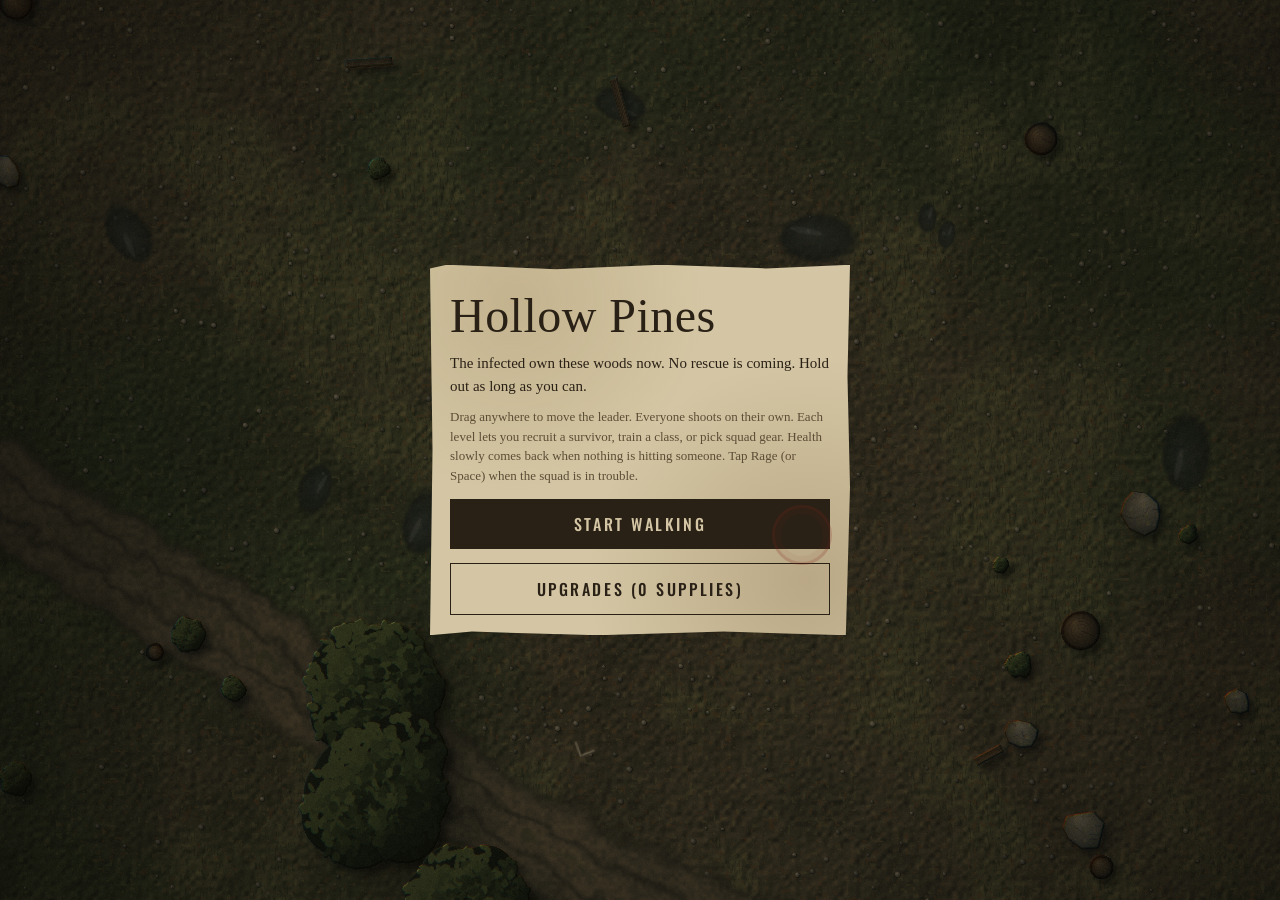
<file: fun-zone/hollow-pines.html>
<!doctype html>
<html lang="en">
<head>
<meta charset="utf-8">
<meta name="viewport" content="width=device-width, initial-scale=1, viewport-fit=cover, user-scalable=no">
<title>Hollow Pines</title>
<link rel="preconnect" href="https://fonts.googleapis.com">
<link rel="preconnect" href="https://fonts.gstatic.com" crossorigin>
<link href="https://fonts.googleapis.com/css2?family=IM+Fell+English+SC&family=IM+Fell+English:ital@0;1&family=Oswald:wght@500;700&family=Special+Elite&display=swap" rel="stylesheet">
<style>
:root{
  --loam:#2a2a1e; --amber:#e0a94a; --blood:#7a2318; --bone:#d4c6a4; --ink:#2a2116;
  --type:'Special Elite','Courier New',Courier,monospace;
  --disp:'Oswald','Arial Narrow','Helvetica Neue',sans-serif;--fell:'IM Fell English SC','IM Fell English',Georgia,serif;
  --body:Georgia,'Times New Roman',serif;
  box-sizing:border-box;
  padding-top:env(safe-area-inset-top,0px);
  padding-bottom:env(safe-area-inset-bottom,0px);
}
@media (prefers-color-scheme: dark){:root:not([data-theme="light"]){--loam:#2a2a1e;--bone:#d4c6a4;--ink:#2a2116}}
:root[data-theme="dark"]{--loam:#2a2a1e;--bone:#d4c6a4;--ink:#2a2116}
html{scroll-padding-top:env(safe-area-inset-top,0px)}
*,*::before,*::after{box-sizing:inherit}
html,body{height:100%;margin:0;overflow:hidden;background:var(--loam);color:var(--bone);font-family:var(--body);
  -webkit-user-select:none;user-select:none;-webkit-touch-callout:none;overscroll-behavior:none;touch-action:none}
canvas#c{position:fixed;inset:0;display:block;touch-action:none}
button{font:inherit;color:inherit;cursor:pointer}
button:focus-visible{outline:2px solid var(--amber);outline-offset:2px}
#hud{position:fixed;top:0;left:0;right:0;padding:calc(env(safe-area-inset-top,0px) + 8px) 10px 0;pointer-events:none;display:none}
#hud.on{display:block}
.row{display:flex;align-items:center;gap:8px}
.bar{position:relative;height:12px;background:rgba(0,0,0,.55);border:1px solid rgba(212,198,164,.4);flex:1;overflow:hidden}
.bar>i{position:absolute;inset:0 auto 0 0;width:100%;display:block}
#hp>i{background:linear-gradient(#a33a26,#6e1d12)}
#xp{height:6px;margin-top:5px}
#xp>i{background:var(--amber)}
.lbl{font-family:var(--type);font-size:13px;color:#efe4c8;text-shadow:0 1px 2px #000,0 0 3px #000;white-space:nowrap}
#hptx{position:absolute;inset:0;font-family:var(--type);font-size:10px;line-height:12px;text-align:center;color:#f3e6c8;text-shadow:0 1px 1px #000}
.iconbtn{pointer-events:auto;width:34px;height:34px;border:1px solid rgba(212,198,164,.4);background:rgba(20,18,12,.6);font-size:15px;line-height:1;padding:0}

#party{display:flex;flex-wrap:wrap;gap:4px;margin-top:6px}
.chip small{font-family:var(--type);font-size:11px;margin-left:2px;color:#f3e6c8}
.chip{width:auto;min-width:34px;padding:0 3px}
#boosts{display:flex;gap:6px;margin-top:6px;flex-wrap:wrap}
#boosts span{font-family:var(--type);font-size:13px;color:#f6ead0;background:rgba(20,14,8,.65);border:1px solid rgba(224,169,74,.6);padding:2px 6px}
#rage{position:fixed;right:14px;bottom:calc(env(safe-area-inset-bottom,0px) + 18px);width:76px;height:76px;border-radius:50%;pointer-events:auto;border:2px solid #e0a94a;background:radial-gradient(circle at 40% 35%,#c0402a,#5a1208 70%);color:#fff0d8;font-family:var(--type);font-size:16px;box-shadow:0 4px 14px rgba(0,0,0,.6);touch-action:manipulation}
#rage span{position:relative;z-index:1}
#rage::before{content:"";position:absolute;inset:0;border-radius:50%;background:conic-gradient(rgba(10,6,4,.78) var(--cd,0%),transparent 0)}
#rage.ready{animation:ragePulse 1.4s ease-in-out infinite}
#rage.active{background:radial-gradient(circle at 40% 35%,#ffb050,#c0301a 70%)}
@keyframes ragePulse{50%{box-shadow:0 0 22px rgba(240,90,40,.9)}}
@media (prefers-reduced-motion: reduce){#rage.ready{animation:none}}
.chip{width:26px;background:rgba(0,0,0,.55);border:1px solid rgba(212,198,164,.3);text-align:center;font-size:12px;line-height:18px}
.chip b{display:block;height:3px;background:#6e1d12}
.chip b i{display:block;height:100%;background:#b8c27a}
#hudTop{display:grid;grid-template-columns:minmax(0,1fr) auto minmax(0,1fr);align-items:start;gap:8px}
#topL{display:flex;gap:9px;align-items:center;min-width:0}
#lvBadge{flex:none;width:42px;height:42px;border-radius:50%;background:radial-gradient(circle at 35% 30%,#54452c,#15110b 75%);border:2px solid #b8924a;box-shadow:0 2px 8px rgba(0,0,0,.7),inset 0 0 6px rgba(0,0,0,.8);display:grid;place-items:center;position:relative}
#lvBadge b{font-family:var(--disp);font-weight:700;font-size:19px;color:#f3dca2;text-shadow:0 1px 2px #000}
#lvBadge small{position:absolute;bottom:-8px;font-family:var(--disp);font-size:7.5px;letter-spacing:.16em;color:#d8c090;background:#15110b;padding:0 4px;border:1px solid #6a5636}
.bars{flex:1;min-width:0;display:flex;flex-direction:column;gap:4px}
.bars .bar{flex:none}
#hp{height:15px;background:linear-gradient(#0c0a07,#1e1912);border:1px solid #6a5636;box-shadow:inset 0 1px 3px rgba(0,0,0,.9),0 1px 4px rgba(0,0,0,.6)}
#hp>i{background:linear-gradient(#d0503a,#86200f 55%,#5a120a)}#hp::after{content:'';position:absolute;inset:0 0 50% 0;background:linear-gradient(rgba(255,255,255,.14),transparent)}
#hptx{font-family:var(--disp);font-size:11px;line-height:15px;letter-spacing:.06em;z-index:1}
#xp{height:5px;margin:0;border:1px solid #4a3c26;background:#0c0a07}#xp>i{background:linear-gradient(90deg,#8a6420,#f6c860);box-shadow:0 0 6px rgba(246,200,96,.6)}
.sub{font-family:var(--disp);font-size:10.5px;letter-spacing:.1em;text-transform:uppercase;color:#d8c8a0;text-shadow:0 1px 2px #000;white-space:nowrap;overflow:hidden;text-overflow:ellipsis}
#topC{text-align:center;padding-top:1px}
#waveTx{font-family:var(--fell);font-size:15px;color:#ead9b0;text-shadow:0 2px 4px #000;letter-spacing:.03em;white-space:nowrap}
#clockTx{font-family:var(--disp);font-size:21px;font-weight:700;color:#f6ead0;text-shadow:0 2px 4px #000;letter-spacing:.06em;line-height:1.05}
#topR{display:flex;flex-direction:column;align-items:flex-end;gap:5px}
.btns{display:flex;gap:6px}
#kills{display:flex;align-items:center;gap:5px;font-family:var(--disp);font-weight:700;font-size:27px;line-height:1;color:#f6ead0;text-shadow:0 2px 0 #3a0a06,0 3px 7px #000;transition:transform .12s ease-out,color .3s;transform-origin:right center}
#kills .sk{font-size:19px;filter:drop-shadow(0 1px 2px #000)}#kills.pop{transform:scale(1.28) rotate(-4deg)}
#kills.hot{color:#ffd47a}#kills.hotter{color:#ff8a4a}#kills.hottest{color:#ff3a26;animation:kshake .1s infinite}
@keyframes kshake{0%{translate:0 0}25%{translate:1px -1px}50%{translate:-1px 1px}75%{translate:1px 1px}100%{translate:0 0}}
#streak{font-family:var(--fell);font-size:13px;color:#ffb27a;text-shadow:0 1px 3px #000,0 0 8px rgba(255,90,40,.5);min-height:17px;text-align:right;white-space:nowrap}
#streak b{font-family:var(--disp);font-size:15px;color:#fff3dc;margin-right:3px}
#banner{position:fixed;left:0;right:0;top:31%;text-align:center;pointer-events:none;opacity:0;transform:scale(1.35);transition:opacity .25s,transform .3s cubic-bezier(.2,1.6,.4,1)}
#banner.on{opacity:1;transform:scale(1)}
#banner b{display:block;font-family:var(--fell);font-weight:400;font-size:46px;line-height:1.05;color:#f4e4be;text-shadow:0 3px 0 #2a0a06,0 5px 14px #000;letter-spacing:.03em}
#banner span{display:block;margin-top:6px;font-family:var(--disp);font-size:13px;letter-spacing:.32em;text-transform:uppercase;color:#e0bc7c;text-shadow:0 2px 4px #000}
@media (prefers-reduced-motion: reduce){#kills.hottest{animation:none}#banner{transition:opacity .2s}}
.chip.down{background:rgba(150,25,12,.75);border-color:#e05a3a}
#joy{position:fixed;left:0;top:0;width:96px;height:96px;border:2px solid rgba(245,235,205,.4);border-radius:50%;pointer-events:none;display:none}
#knob{position:absolute;left:26px;top:26px;width:40px;height:40px;border-radius:50%;background:rgba(245,235,205,.35)}
#bossbar{display:none;margin-top:8px}
#bossbar.on{display:block}
#bossbar .bar{height:8px}
#bossbar .bar>i{background:#5a1a3a}
#bossbar .lbl{font-size:11px;margin-bottom:2px}
#toast{position:fixed;left:50%;top:22%;transform:translateX(-50%);font-family:var(--fell);font-size:19px;color:#f3e6c8;
  text-shadow:0 2px 6px #000,0 0 3px #000;opacity:0;transition:opacity .4s;pointer-events:none;text-align:center;width:90%}
#toast.on{opacity:1}
.ov{position:fixed;inset:0;display:none;align-items:center;justify-content:center;background:rgba(10,9,5,.6);
  padding:calc(env(safe-area-inset-top,0px) + 12px) 14px calc(env(safe-area-inset-bottom,0px) + 12px);touch-action:auto;overflow-y:auto}
.ov.on{display:flex}
.page{width:100%;max-width:420px;background:var(--bone);color:var(--ink);padding:22px 20px 20px;position:relative;
  box-shadow:0 10px 40px rgba(0,0,0,.7);
  background-image:radial-gradient(circle at 20% 10%,rgba(120,90,40,.18),transparent 40%),radial-gradient(circle at 90% 85%,rgba(90,60,25,.22),transparent 45%);
  clip-path:polygon(0 1%,4% 0,30% 1.2%,55% 0,80% 1%,100% 0,99.4% 30%,100% 60%,99% 100%,70% 99%,40% 100%,10% 99%,0 100%,.6% 50%)}
.page h1{font-family:var(--fell);font-weight:400;font-size:48px;line-height:.95;margin:6px 0 14px;letter-spacing:.01em}
.page h2{font-family:var(--fell);font-weight:400;font-size:28px;margin:0 0 4px;letter-spacing:.01em}
.page p{font-size:15px;line-height:1.5;margin:0 0 10px}
.page .note{font-size:13px;color:#5b4d36}
.stain{position:absolute;right:18px;bottom:70px;width:60px;height:60px;border-radius:50%;border:3px solid rgba(122,35,24,.22);box-shadow:inset 0 0 0 6px rgba(122,35,24,.06)}
.go{display:block;width:100%;margin-top:14px;padding:13px;font-family:var(--disp);font-weight:500;font-size:16px;letter-spacing:.16em;text-transform:uppercase;background:var(--ink);color:var(--bone);border:0}
.go.alt{background:transparent;color:var(--ink);border:1px solid var(--ink)}
#cards{display:flex;flex-direction:column;gap:9px;margin-top:10px}
.card{display:flex;gap:12px;align-items:flex-start;text-align:left;padding:11px 12px;background:rgba(255,248,228,.55);border:1px solid rgba(42,33,22,.35);color:var(--ink)}
.card:active{background:rgba(224,169,74,.35)}
.card .ic{width:44px;height:44px;flex:none;align-self:flex-start;margin-top:2px}
.aff{display:flex;align-items:center;gap:4px;margin-top:5px;flex-wrap:wrap}.aff small{font-family:var(--disp);font-size:9.5px;letter-spacing:.12em;text-transform:uppercase;opacity:.6;margin-right:2px}
.aff img{width:19px;height:19px}.aff img.off{opacity:.22}.aff .allx{font-family:var(--disp);font-size:10.5px;letter-spacing:.06em;text-transform:uppercase;border:1px solid currentColor;padding:0 4px;opacity:.75}
.chip img{width:17px;height:17px;vertical-align:-4px;filter:drop-shadow(0 1px 1px #000)}
#boosts img{width:14px;height:14px;vertical-align:-2px;margin-right:2px}
#kills .sk{width:21px;height:21px;filter:drop-shadow(0 1px 2px #000)}
.iconbtn img{width:20px;height:20px;display:block;margin:auto}
.card b{font-family:var(--fell);font-weight:400;font-size:19px;letter-spacing:.01em}
.card em{font-style:normal;font-family:var(--disp);font-size:10.5px;letter-spacing:.1em;text-transform:uppercase;margin-left:7px;padding:2px 6px;background:var(--ink);color:var(--bone);vertical-align:3px}
.card em.new{background:var(--blood)}
.card span.d{display:block;font-size:13.5px;line-height:1.4;margin-top:3px;color:#3e3322}
#shop{align-items:flex-start}
#shopList{display:flex;flex-direction:column;gap:8px;margin-top:6px}
.card[disabled]{opacity:.5;cursor:default}
.card .cost{display:block;font-family:var(--type);font-size:13px;margin-top:4px;color:var(--blood)}
#shopBal,#overEarn{font-family:var(--type);font-size:16px;margin:4px 0 0}
#lvlTimer{position:relative;height:18px;background:rgba(42,33,22,.15);margin-top:6px;overflow:hidden}
#lvlTimer i{position:absolute;inset:0 auto 0 0;background:rgba(122,35,24,.35)}
#lvlTimer span{position:relative;display:block;text-align:center;font-family:var(--disp);letter-spacing:.12em;text-transform:uppercase;font-size:12px;line-height:18px;color:var(--ink)}
.kit{font-size:13.5px;line-height:1.55;margin:8px 0 0;padding:0;list-style:none}
.kit li{border-top:1px dashed rgba(42,33,22,.3);padding:4px 0}
@media (prefers-reduced-motion: reduce){#toast{transition:none}}
</style>
</head>
<body>
<canvas id="c"></canvas>
<div id="hud">
  <div id="hudTop">
    <div id="topL"><div id="lvBadge"><b id="lvN">1</b><small>LEVEL</small></div>
      <div class="bars"><div class="bar" id="hp"><i></i><span id="hptx"></span></div><div class="bar" id="xp"><i></i></div><div class="sub" id="ammoTx"></div></div></div>
    <div id="topC"><div id="waveTx">Wave 1</div><div id="clockTx">00:00</div></div>
    <div id="topR"><div class="btns"><button class="iconbtn" id="btnMute" aria-label="Toggle sound"><img id="muteIc" alt=""></button><button class="iconbtn" id="btnPause" aria-label="Pause">❚❚</button></div>
      <div id="kills"><img class="sk" id="skIc" alt=""><b id="killN">0</b></div><div id="streak"></div></div>
  </div>
  <div id="party"></div>
  <div id="boosts"></div>
  <button id="rage" aria-label="Rage"><span>Rage</span></button>
  <div id="bossbar"><div class="lbl">The Matriarch</div><div class="bar"><i></i></div></div>
</div>
<div id="toast"></div>
<div id="banner"><b></b><span></span></div>
<div id="joy"><div id="knob"></div></div>

<div class="ov on" id="menu"><div class="page"><div class="stain"></div>
  <h1>Hollow Pines</h1>
  <p>The infected own these woods now. No rescue is coming. Hold out as long as you can.</p>
  <p class="note">Drag anywhere to move the leader. Everyone shoots on their own. Each level lets you recruit a survivor, train a class, or pick squad gear. Health slowly comes back when nothing is hitting someone. Tap Rage (or Space) when the squad is in trouble.</p>
  <p class="note" id="bestTx"></p>
  <button class="go" id="btnStart">Start walking</button>
  <button class="go alt" id="btnShopMenu">Upgrades</button>
</div></div>
<div class="ov" id="lvl"><div class="page"><h2 id="lvlTitle">Level 2</h2><p class="note" id="lvlSub">Choose one.</p><div id="lvlTimer"><i></i><span></span></div><div id="cards"></div><button class="go alt" id="btnReroll">Reroll</button><button class="go alt" id="btnSkip">Skip (bank 10 supplies)</button></div></div>
<div class="ov" id="shop"><div class="page"><h2>Upgrades</h2><p class="note">These stay with you across runs. Each run earns supplies.</p><p id="shopBal"></p><div id="shopList"></div><button class="go alt" id="btnShopBack">Back</button></div></div>
<div class="ov" id="pause"><div class="page"><h2>Paused</h2><ul class="kit" id="kit"></ul>
  <button class="go" id="btnResume">Resume</button><button class="go alt" id="btnQuit">Give up</button></div></div>
<div class="ov" id="over"><div class="page"><div class="stain"></div><h2 id="overTitle"></h2><p id="overTx"></p><p class="note" id="overBest"></p><p id="overEarn"></p>
  <button class="go" id="btnRetry">Try again</button><button class="go alt" id="btnShopOver">Upgrades</button></div></div>

<script>
'use strict';
const TAU=Math.PI*2;
const rand=(a,b)=>a+Math.random()*(b-a);
const pick=a=>a[(Math.random()*a.length)|0];
const clamp=(v,a,b)=>v<a?a:v>b?b:v;
const d2=(ax,ay,bx,by)=>{const dx=ax-bx,dy=ay-by;return dx*dx+dy*dy};
const angDiff=(a,b)=>{let d=(b-a)%TAU;if(d>Math.PI)d-=TAU;if(d<-Math.PI)d+=TAU;return d};
const $=id=>document.getElementById(id);
function mulberry(a){return function(){a|=0;a=a+0x6D2B79F5|0;let t=Math.imul(a^a>>>15,1|a);t=t+Math.imul(t^t>>>7,61|t)^t;return((t^t>>>14)>>>0)/4294967296}}
function store(k,v){try{if(v===undefined)return localStorage.getItem(k);localStorage.setItem(k,v)}catch(e){return null}}

/* ================= canvases: hi = objects, lo = ground stains; WebGL composites them over a procedural ground ================= */
let cv=$('c'),gl=null,vctx=null,glP=null,texHi=null,texLo=null;const U={};
const hi=document.createElement('canvas'),ctx=hi.getContext('2d');
const lo=document.createElement('canvas'),lctx=lo.getContext('2d');
let W=0,H=0,DPR=1,Z=1,Z0=1,zoomF=1,RH=1,RL=1,perfS=1;
const VS='attribute vec2 p;varying vec2 vUv;void main(){vUv=p*.5+.5;gl_Position=vec4(p,0.,1.);}';
const FS=`#ifdef GL_FRAGMENT_PRECISION_HIGH
precision highp float;
#else
precision mediump float;
#endif
uniform sampler2D uHi;uniform sampler2D uLo;uniform vec2 uRes;uniform vec2 uCam;uniform float uZoom;uniform float uTime;uniform float uHurt;uniform float uRage;uniform float uT2;uniform vec4 uL[12];uniform vec3 uLC[12];uniform vec4 uSh[4];
varying vec2 vUv;
float hash(vec2 p){p=fract(p*vec2(123.34,456.21));p+=dot(p,p+45.32);return fract(p.x*p.y);}
float noise(vec2 p){vec2 i=floor(p),f=fract(p);vec2 u=f*f*(3.-2.*f);return mix(mix(hash(i),hash(i+vec2(1.,0.)),u.x),mix(hash(i+vec2(0.,1.)),hash(i+vec2(1.,1.)),u.x),u.y);}
float fbm(vec2 p){float v=0.,a=.5;for(int i=0;i<5;i++){v+=a*noise(p);p=mat2(1.6,1.2,-1.2,1.6)*p+3.1;a*=.5;}return v;}
vec3 ground(vec2 w){
  float n=fbm(w/280.);
  float m=fbm(w/70.+11.3);
  vec3 dirt=vec3(.40,.35,.25),moss=vec3(.30,.35,.20),grass=vec3(.45,.45,.28),dark=vec3(.22,.23,.15);
  vec3 c=mix(dirt*1.05,moss,smoothstep(.36,.64,n));c=mix(c,vec3(.33,.27,.19),smoothstep(.62,.3,fbm(w/140.-5.))*.45);
  c=mix(c,grass,smoothstep(.48,.72,m)*.75);
  c=mix(c,dark,smoothstep(.55,.75,1.-m)*.25);
  float f0=noise(w/4.),fx=noise((w+vec2(1.3,0.))/4.),fy=noise((w+vec2(0.,1.3))/4.);
  c*=.9+.1*noise(w/1.7)+.12*noise(w/9.)+((fx-f0)+(fy-f0))*.55;
  float l=noise(w/2.3+13.);
  c=mix(c,vec3(.56,.37,.2),smoothstep(.8,.86,l)*.55*(1.-smoothstep(.5,.7,n)));
  float l2=noise(w/2.9-31.);
  c=mix(c,vec3(.62,.58,.34),smoothstep(.82,.88,l2)*.35);
  float gb=noise(vec2(w.x/1.1,w.y/3.5)+n*20.);
  c=mix(c,c*.8,smoothstep(.72,.82,gb)*smoothstep(.45,.7,m));
  vec2 cw=w/11.;vec2 cell=floor(cw);vec2 fc=fract(cw)-.5;float h=hash(cell);
  if(h>.9){vec2 o=(vec2(hash(cell+3.1),hash(cell+7.7))-.5)*.5;float pr=.1+.1*hash(cell+1.3);
    float r=length(fc-o);float sr=length(fc-o-vec2(.05));float hr=length(fc-o+vec2(.04));
    c*=1.-.35*smoothstep(pr+.05,pr-.02,sr);
    vec3 pc=vec3(.56,.54,.48)*(.8+.4*hash(cell+9.))*(.75+.5*smoothstep(pr,0.,hr));
    c=mix(c,pc,smoothstep(pr,pr-.03,r));}
  float cy=300.*sin(w.x/900.)+90.*sin(w.x/240.+1.)+260.;
  float rd=abs(w.y-cy)+(noise(w/14.)-.5)*16.;
  float roadM=1.-smoothstep(36.,50.,rd);
  vec3 rc=vec3(.47,.41,.31)*(.82+.28*noise(w/3.)+.15*noise(w/20.));
  rc*=1.-exp(-pow((rd-15.)/3.5,2.))*.25;
  rc=mix(rc,grass*.85,smoothstep(.55,.75,noise(w/6.))*smoothstep(7.,0.,rd)*.6);
  c=mix(c,rc,roadM);
  c*=1.-.22*smoothstep(52.,42.,rd)*smoothstep(30.,44.,rd);
  return c;
}
void main(){
  vec2 px=1./uRes;vec2 fc=gl_FragCoord.xy;vec2 uv=vUv;
  vec2 off=vec2(0.);for(int i=0;i<4;i++){vec4 s=uSh[i];if(s.w<=0.)continue;vec2 dv=fc-s.xy;float d=length(dv);float ring=exp(-pow((d-s.z)/(16.*uZoom),2.));off+=dv/max(d,1.)*ring*s.w;}
  fc+=off;uv+=off*px;
  vec2 w=uCam+vec2(fc.x-uRes.x*.5,uRes.y*.5-fc.y)/uZoom;
  vec2 warp=(vec2(noise(w*.45),noise(w*.45+17.))-.5)*.6*px;
  vec4 hc=texture2D(uHi,uv+warp);vec2 ca=(uv-.5)*.0016;hc.r=texture2D(uHi,uv+warp+ca).r;hc.b=texture2D(uHi,uv+warp-ca).b;
  vec4 lc=texture2D(uLo,uv+warp*.5);
  vec3 col=ground(w);
  col=lc.rgb+col*(1.-lc.a);
  vec2 so=vec2(-1.,1.)*4.5*uZoom*px;float b=2.4*uZoom;float sh=0.;
  for(int i=-1;i<=1;i++){for(int j=-1;j<=1;j++){sh+=texture2D(uHi,uv+so+vec2(float(i),float(j))*b*px).a;}}
  sh/=9.;
  col*=1.-.45*sh;
  float e=1.5*max(1.,uZoom*.7);
  float aL=texture2D(uHi,uv-vec2(e,0.)*px).a,aR=texture2D(uHi,uv+vec2(e,0.)*px).a,aD=texture2D(uHi,uv-vec2(0.,e)*px).a,aU=texture2D(uHi,uv+vec2(0.,e)*px).a;
  vec2 gr=vec2(aL-aR,aD-aU);float lit=dot(gr,vec2(-.7071,.7071)),edge=clamp(length(gr),0.,1.);
  float tex=noise(w*1.4)*.45+noise(w*3.3)*.3+noise(w*.4)*.25;float ang=noise(w*.02)*6.28;vec2 bd=vec2(cos(ang),sin(ang));float brush=noise(vec2(dot(w,bd)*.35,dot(w,vec2(-bd.y,bd.x))*3.));
  vec3 sc=hc.rgb*(1.+.5*lit)*(.88+.2*tex)*(.93+.14*brush)*(1.-.32*edge*(1.-max(lit,0.)))+vec3(.04)*max(lit,0.)*hc.a;
  col=sc+col*(1.-hc.a);
  vec3 glow=vec3(0.);
  for(int i=0;i<8;i++){float a=float(i)*.7854;vec4 t=texture2D(uHi,uv+vec2(cos(a),sin(a))*px*6.*uZoom);glow+=t.rgb*step(.85,t.r)*smoothstep(.2,.45,t.r-t.b);}
  col+=glow*.1;
  float cl=noise(w/700.+uT2*vec2(.012,.005))*.6+noise(w/260.+uT2*vec2(.02,.009))*.4;col*=1.-.17*smoothstep(.45,.78,cl);
  vec3 ls=vec3(0.);for(int i=0;i<12;i++){vec4 l=uL[i];if(l.w<=0.)continue;float f=clamp(1.-length(fc-l.xy)/l.z,0.,1.);ls+=uLC[i]*l.w*f*f;}
  col=col*(1.+ls*1.25)+ls*.07;
  float L=dot(col,vec3(.299,.587,.114));
  col=mix(vec3(L),col,.86);
  col=mix(col*vec3(.9,.98,.97),col*vec3(1.06,1.,.88),smoothstep(.15,.65,L));
  col=(col-.5)*1.08+.5;
  col=mix(col,vec3(.62,.64,.56),.05);
  vec2 q=uv-.5;q.x*=uRes.x/uRes.y;
  col*=1.-dot(q,q)*.6;
  col=mix(col,vec3(.42,.02,0.),uHurt*smoothstep(.2,.8,length(q)));
  col=mix(col,col*vec3(1.3,.82,.7),uRage*.55);col=mix(col,vec3(.55,.08,0.),uRage*.4*smoothstep(.25,.85,length(q)));
  col+=(hash(fc+fract(uTime*7.)*91.)-.5)*.05;
  gl_FragColor=vec4(col,1.);
}`;
function compile(type,src){const s=gl.createShader(type);gl.shaderSource(s,src);gl.compileShader(s);if(!gl.getShaderParameter(s,gl.COMPILE_STATUS)){console.warn(gl.getShaderInfoLog(s));return null}return s}
function initGL(){
  try{gl=cv.getContext('webgl',{alpha:false,antialias:false,depth:false,stencil:false})}catch(e){gl=null}
  if(!gl)return false;
  const v=compile(gl.VERTEX_SHADER,VS),f=compile(gl.FRAGMENT_SHADER,FS);if(!v||!f){gl=null;return false}
  glP=gl.createProgram();gl.attachShader(glP,v);gl.attachShader(glP,f);gl.linkProgram(glP);if(!gl.getProgramParameter(glP,gl.LINK_STATUS)){gl=null;return false}
  gl.useProgram(glP);
  const buf=gl.createBuffer();gl.bindBuffer(gl.ARRAY_BUFFER,buf);gl.bufferData(gl.ARRAY_BUFFER,new Float32Array([-1,-1,1,-1,-1,1,1,1]),gl.STATIC_DRAW);
  const loc=gl.getAttribLocation(glP,'p');gl.enableVertexAttribArray(loc);gl.vertexAttribPointer(loc,2,gl.FLOAT,false,0,0);
  const mkT=u=>{const t=gl.createTexture();gl.activeTexture(gl.TEXTURE0+u);gl.bindTexture(gl.TEXTURE_2D,t);
    for(const [k,val] of [[gl.TEXTURE_WRAP_S,gl.CLAMP_TO_EDGE],[gl.TEXTURE_WRAP_T,gl.CLAMP_TO_EDGE],[gl.TEXTURE_MIN_FILTER,gl.LINEAR],[gl.TEXTURE_MAG_FILTER,gl.LINEAR]])gl.texParameteri(gl.TEXTURE_2D,k,val);return t};
  texHi=mkT(0);texLo=mkT(1);
  gl.pixelStorei(gl.UNPACK_FLIP_Y_WEBGL,true);gl.pixelStorei(gl.UNPACK_PREMULTIPLY_ALPHA_WEBGL,true);
  for(const n of['uHi','uLo','uRes','uCam','uZoom','uTime','uHurt','uRage','uT2','uL','uLC','uSh'])U[n]=gl.getUniformLocation(glP,n);
  gl.uniform1i(U.uHi,0);gl.uniform1i(U.uLo,1);
  return true;
}
if(!initGL()){let c2=null;try{c2=cv.getContext('2d')}catch(e){}if(!c2){const c=document.createElement('canvas');c.id='c';cv.replaceWith(c);cv=c;c2=cv.getContext('2d')}vctx=c2}
function resize(){DPR=window.devicePixelRatio||1;W=innerWidth;H=innerHeight;RH=Math.max(1,Math.min(DPR,2)*perfS);RL=RH*.85;
  cv.width=Math.round(W*RH);cv.height=Math.round(H*RH);cv.style.width=W+'px';cv.style.height=H+'px';
  hi.width=cv.width;hi.height=cv.height;lo.width=Math.round(W*RL);lo.height=Math.round(H*RL);
  Z0=clamp(Math.min(W,H)/400,.7,1.35);Z=Z0*zoomF}
addEventListener('resize',resize);resize();
const LBUF=new Float32Array(48),LCBUF=new Float32Array(36),SHBUF=new Float32Array(16);
function present(cx,cy,hurt,rg){rg=rg||0;
  if(gl){gl.viewport(0,0,cv.width,cv.height);
    gl.activeTexture(gl.TEXTURE0);gl.bindTexture(gl.TEXTURE_2D,texHi);gl.texImage2D(gl.TEXTURE_2D,0,gl.RGBA,gl.RGBA,gl.UNSIGNED_BYTE,hi);
    gl.activeTexture(gl.TEXTURE1);gl.bindTexture(gl.TEXTURE_2D,texLo);gl.texImage2D(gl.TEXTURE_2D,0,gl.RGBA,gl.RGBA,gl.UNSIGNED_BYTE,lo);
    gl.uniform2f(U.uRes,cv.width,cv.height);gl.uniform2f(U.uCam,cx,cy);gl.uniform1f(U.uZoom,Z*RH);gl.uniform1f(U.uTime,time%100);gl.uniform1f(U.uHurt,hurt);gl.uniform1f(U.uRage,rg);gl.uniform1f(U.uT2,time%1000);
    gatherLights(cx,cy);gl.uniform4fv(U.uL,LBUF);gl.uniform3fv(U.uLC,LCBUF);gl.uniform4fv(U.uSh,SHBUF);
    gl.drawArrays(gl.TRIANGLE_STRIP,0,4)}
  else{vctx.setTransform(1,0,0,1,0,0);vctx.fillStyle='#5a563f';vctx.fillRect(0,0,cv.width,cv.height);vctx.drawImage(lo,0,0,cv.width,cv.height);vctx.drawImage(hi,0,0);
    if(hurt>0){vctx.fillStyle=`rgba(120,0,0,${hurt*.5})`;vctx.fillRect(0,0,cv.width,cv.height)}if(rg>0){vctx.fillStyle=`rgba(200,60,20,${rg*.2})`;vctx.fillRect(0,0,cv.width,cv.height)}}
}

/* Lights and shockwaves for the compositor: muzzle flashes, blasts, flames, lightning, fire on the ground. */
function gatherLights(cx,cy){LBUF.fill(0);LCBUF.fill(0);SHBUF.fill(0);if(!G)return;const zz=Z*RH,W2=cv.width/2,H2=cv.height/2,L=[],S=[];
  const add=(x,y,r,i,c)=>{if(i>.01)L.push([(x-cx)*zz+W2,H2-(y-cy)*zz,r*zz,i,c])};
  const WARM=[1,.78,.5],FIRE=[1,.6,.3],BLUE=[.55,.75,1];
  for(const f of G.fx){const k=f.t/f.max;
    if(f.k==='flash')add(f.x,f.y,70*(f.sc||1)*(f.big?1.4:1),.7*(1-k),WARM);
    else if(f.k==='boom'){add(f.x,f.y,f.r*3,1.8*Math.pow(1-k,1.4),FIRE);if(k<.7)S.push([(f.x-cx)*zz+W2,H2-(f.y-cy)*zz,f.r*(.4+1.7*k)*zz,9*(1-k/.7)*Math.min(2,f.r/70)])}
    else if(f.k==='shock'){add(f.x,f.y,f.r*1.6,.6*(1-k),f.blue?BLUE:FIRE);S.push([(f.x-cx)*zz+W2,H2-(f.y-cy)*zz,f.r*(.2+.9*k)*zz,6*(1-k)])}
    else if(f.k==='bolt'){const pt=f.pts[f.pts.length-1];add(f.pts[0][0],f.pts[0][1],50,.5*(1-k),BLUE);add(pt[0],pt[1],60,.7*(1-k),BLUE)}
    else if(f.k==='flare')add(f.x,f.y,400,1.2*(1-k),[1,.95,.8])}
  for(const s of G.party)if(s.cls==='pyro'&&s.firing>0)add(s.x+Math.cos(s.aim)*55,s.y+Math.sin(s.aim)*55,120,.55+.15*Math.sin(time*31+s.id),spc('pyro','AAA')?[.6,.75,1]:FIRE);
  for(const pl of G.pools)add(pl.x,pl.y,pl.r*3.2,.32*Math.min(1,pl.life)*(.8+.2*Math.sin(time*13+pl.x)),FIRE);
  let nb=0;for(const e of G.enemies)if(e.burn>0&&nb<6){nb++;add(e.x,e.y,45,.25,FIRE)}
  L.sort((a,b)=>b[3]*b[2]-a[3]*a[2]);for(let i=0;i<Math.min(12,L.length);i++){const l=L[i];LBUF.set([l[0],l[1],l[2],Math.min(2,l[3])],i*4);LCBUF.set(l[4],i*3)}
  S.sort((a,b)=>b[3]-a[3]);for(let i=0;i<Math.min(4,S.length);i++)SHBUF.set(S[i],i*4)}
/* ================= icon art: simple ink drawings on a 32-unit grid, cached as images ================= */
const ICONS={};
function _L(g,x1,y1,x2,y2,w){g.lineWidth=w||2;g.beginPath();g.moveTo(x1,y1);g.lineTo(x2,y2);g.stroke()}
function _C(g,x,y,r,fill,w){g.beginPath();g.arc(x,y,r,0,TAU);if(fill)g.fill();else{g.lineWidth=w||2;g.stroke()}}
function _P(g,pts,fill,w){g.beginPath();pts.forEach((p,i)=>i?g.lineTo(p[0],p[1]):g.moveTo(p[0],p[1]));g.closePath();if(fill)g.fill();else{g.lineWidth=w||2;g.stroke()}}
function _A(g,x,y,r,a0,a1,w){g.lineWidth=w||2;g.beginPath();g.arc(x,y,r,a0,a1);g.stroke()}
function _cut(g,f){g.globalCompositeOperation='destination-out';f();g.globalCompositeOperation='source-over'}
const ICON_DRAW={
  sword(g,a){_L(g,9,23,24,8,2.6);_P(g,[[24,8],[27,5],[25.5,9.5]],1);_L(g,8,19,13,24,2.2);_L(g,5,27,9,23,2.6);_C(g,4.6,27.4,1.6,1)},
  swords(g,a){ICON_DRAW.sword(g);g.save();g.translate(32,0);g.scale(-1,1);ICON_DRAW.sword(g);g.restore()},
  shield(g,a){_P(g,[[7,6],[25,6],[25,15],[22,23],[16,28],[10,23],[7,15]],1);_cut(g,()=>{_L(g,16,9,16,24,1.6);_L(g,10,14,22,14,1.6)})},
  buckler(g,a){_C(g,16,16,11,1);_cut(g,()=>_C(g,16,16,8,0,1.4));_C(g,16,16,3,1)},
  skull(g,a){_C(g,16,13,9,1);g.fillRect(11,18,10,7);_cut(g,()=>{_C(g,12.5,13,2.6,1);_C(g,19.5,13,2.6,1);_P(g,[[16,16],[14.6,19],[17.4,19]],1);for(let x=12.5;x<20;x+=2.4)g.fillRect(x,22,1,3)})},
  drop(g,a){g.beginPath();g.moveTo(16,4);g.bezierCurveTo(22,13,25,17,25,21);g.arc(16,21,9,0,Math.PI);g.bezierCurveTo(7,17,10,13,16,4);g.fill();_cut(g,()=>_A(g,16,21,5,Math.PI*.6,Math.PI*.95,1.5))},
  spin(g,a){_A(g,16,16,10,.5,TAU-.3,2.6);_P(g,[[26,9],[27.5,16],[21,13]],1);_C(g,16,16,2.5,1)},
  wave(g,a){_A(g,10,16,14,-1.1,1.1,3);_A(g,6,16,14,-.9,.9,1.6);_A(g,2,16,14,-.7,.7,1)},
  eye(g,a){g.beginPath();g.moveTo(3,16);g.quadraticCurveTo(16,4,29,16);g.quadraticCurveTo(16,28,3,16);g.fill();_cut(g,()=>_C(g,16,16,6,1));_C(g,16,16,3.5,1)},
  burst(g,a){const p=[];for(let i=0;i<16;i++){const r=i%2?6:14,t=i/16*TAU;p.push([16+Math.cos(t)*r,16+Math.sin(t)*r])}_P(g,p,1)},
  charge(g,a){_P(g,[[12,8],[28,16],[12,24],[15,16]],1);_L(g,3,11,10,11,2);_L(g,1,16,11,16,2);_L(g,3,21,10,21,2)},
  wall(g,a){for(const x of[6,13,20])g.fillRect(x,11,5.5,17);g.fillRect(4,16,24,3);for(const x of[7,14,21])_P(g,[[x,11],[x+2,5],[x+4,11]],1)},
  spikes(g,a){g.fillRect(3,22,26,5);for(let x=4;x<28;x+=6)_P(g,[[x,22],[x+2.5,9],[x+5,22]],1)},
  bat(g,a){_P(g,[[6,27],[8,25],[26,6],[28,9],[10,28]],1);_C(g,6,27.5,2,1)},
  bomb(g,a){_C(g,14,19,9,1);g.fillRect(18,8,5,5);g.lineWidth=1.5;g.beginPath();g.moveTo(21,8);g.quadraticCurveTo(24,3,28,5);g.stroke();_cut(g,()=>_A(g,12,17,5,Math.PI*1.1,Math.PI*1.5,1.6))},
  mortar(g,a){g.save();g.translate(9,25);g.rotate(-.9);g.fillRect(-3,-12,6,14);g.restore();g.fillRect(3,26,14,3);g.setLineDash([2,2.5]);_A(g,20,26,10,Math.PI*1.1,Math.PI*1.9,1.5);g.setLineDash([]);_C(g,28,24,2.5,1)},
  barrel(g,a){g.beginPath();g.ellipse(16,16,9,12,0,0,TAU);g.fill();_cut(g,()=>{_L(g,7,10,25,10,1.4);_L(g,7,22,25,22,1.4)})},
  ring(g,a){_C(g,16,16,10,0,2.4);for(let i=0;i<8;i++){const t=i/8*TAU,x=16+Math.cos(t)*10,y=16+Math.sin(t)*10;_P(g,[[x-2,y],[x,y-5],[x+2,y]],1)}},
  flame(g,a){g.beginPath();g.moveTo(16,3);g.bezierCurveTo(22,10,26,15,24,21);g.bezierCurveTo(23,27,18,29,16,29);g.bezierCurveTo(10,29,7,25,8,20);g.bezierCurveTo(9,16,12,15,12,11);g.bezierCurveTo(14,13,15,15,15,17);g.bezierCurveTo(18,13,18,8,16,3);g.fill();_cut(g,()=>{g.beginPath();g.moveTo(16,17);g.bezierCurveTo(20,20,20,25,16,26);g.bezierCurveTo(12,26,12,22,16,17);g.fill()})},
  bottle(g,a){_P(g,[[12,13],[12,9],[14,9],[14,4],[18,4],[18,9],[20,9],[20,13],[22,16],[22,28],[10,28],[10,16]],1);_cut(g,()=>g.fillRect(12,19,8,5));_P(g,[[16,4],[13,0],[19,0]],1)},
  trail(g,a){for(const [x,y,s] of[[7,25,.6],[15,18,.8],[24,10,1]]){g.save();g.translate(x,y);g.scale(s,s);g.translate(-16,-16);ICON_DRAW.flame(g);g.restore()}},
  satchel(g,a){g.fillRect(7,12,18,14);_A(g,16,12,6,Math.PI,TAU,2);_cut(g,()=>g.fillRect(14,15,4,3));g.lineWidth=1.4;g.beginPath();g.moveTo(25,14);g.quadraticCurveTo(29,10,27,6);g.stroke()},
  sticky(g,a){ICON_DRAW.bomb(g);for(const x of[9,14,19])g.fillRect(x,27,2,4)},
  shrapnel(g,a){_C(g,16,16,4,1);for(let i=0;i<8;i++){const t=i/8*TAU+.2;_P(g,[[16+Math.cos(t)*7,16+Math.sin(t)*7],[16+Math.cos(t+.12)*14,16+Math.sin(t+.12)*14],[16+Math.cos(t-.15)*13,16+Math.sin(t-.15)*13]],1)}},
  revolver(g,a){_P(g,[[4,12],[24,12],[24,15],[13,15],[11,25],[6,25],[8,15],[4,15]],1);g.fillRect(12,10,8,7);_cut(g,()=>_C(g,13,19,1.6,0,1.2))},
  smg(g,a){g.fillRect(4,11,22,6);g.fillRect(26,12.5,4,2.5);g.fillRect(14,17,4,10);_P(g,[[4,13],[1,22],[4,23],[8,17]],1);g.fillRect(8,17,4,4)},
  shotgun(g,a){g.fillRect(9,12,21,3);g.fillRect(9,15,15,2.5);g.fillRect(14,17,6,2.5);_P(g,[[9,12],[2,19],[3,23],[11,17]],1)},
  mg(g,a){g.fillRect(4,12,26,4);g.fillRect(8,16,10,5);_P(g,[[4,13],[1,21],[5,21],[8,16]],1);_L(g,22,16,19,28,1.6);_L(g,22,16,26,28,1.6);g.fillRect(12,8,6,4)},
  grenade(g,a){g.beginPath();g.ellipse(16,17,7,10,0,0,TAU);g.fill();_cut(g,()=>{_L(g,9,13,23,13,1.3);_L(g,9,19,23,19,1.3)});g.fillRect(13,5,6,3)},
  crosshair(g,a){_C(g,16,16,10,0,2);_L(g,16,2,16,10,2);_L(g,16,22,16,30,2);_L(g,2,16,10,16,2);_L(g,22,16,30,16,2);_C(g,16,16,2,1)},
  bullet(g,a){g.beginPath();g.moveTo(16,3);g.quadraticCurveTo(22,8,22,14);g.lineTo(22,29);g.lineTo(10,29);g.lineTo(10,14);g.quadraticCurveTo(10,8,16,3);g.fill();_cut(g,()=>_L(g,10,23,22,23,1.4))},
  mag(g,a){_P(g,[[11,3],[21,3],[23,29],[13,29]],1);_cut(g,()=>{for(let y=7;y<26;y+=4.5)_L(g,13,y,21,y,1.3)})},
  pierce(g,a){_C(g,11,16,4.5,0,2);_C(g,21,16,4.5,0,2);_L(g,1,16,27,16,2);_P(g,[[31,16],[25,12],[25,20]],1)},
  hand(g,a){g.fillRect(9,15,14,13);for(const [x,h] of[[9,9],[12.5,6],[16,5],[19.5,7]])g.fillRect(x,15-h,3,h+2);_P(g,[[23,18],[29,13],[30,16],[23,24]],1)},
  bow(g,a){_A(g,8,16,15,-1.15,1.15,2.6);_L(g,14,2.5,14,29.5,1);_L(g,6,16,28,16,1.6);_P(g,[[30,16],[25,13],[25,19]],1);_L(g,5,13,8,16,1.4);_L(g,5,19,8,16,1.4)},
  arrow(g,a){_L(g,6,26,26,6,2);_P(g,[[28,4],[21,6],[26,11]],1);_L(g,4,24,7,27,1.6);_L(g,6,22,9,25,1.6)},
  fan(g,a){for(const t of[-.5,0,.5]){g.save();g.translate(16,26);g.rotate(t);_L(g,0,0,0,-18,1.8);_P(g,[[0,-22],[-3,-16],[3,-16]],1);g.restore()}},
  rain(g,a){for(const x of[6,13,20,27]){const y=x%2?4:9;_L(g,x,y,x,y+14,1.6);_P(g,[[x,y+18],[x-2.5,y+13],[x+2.5,y+13]],1)}},
  turret(g,a){_L(g,16,20,8,29,2);_L(g,16,20,24,29,2);_L(g,16,20,16,29,2);g.fillRect(9,11,12,9);g.fillRect(21,13.5,9,3);_C(g,15,15.5,2,1)},
  drone(g,a){_L(g,8,8,24,24,2.2);_L(g,24,8,8,24,2.2);for(const [x,y] of[[7,7],[25,7],[7,25],[25,25]])_C(g,x,y,4,0,1.6);g.fillRect(13,13,6,6)},
  gear(g,a){for(let i=0;i<8;i++){g.save();g.translate(16,16);g.rotate(i/8*TAU);g.fillRect(-2.5,-14,5,6);g.restore()}_C(g,16,16,9,1);_cut(g,()=>_C(g,16,16,3.5,1))},
  wrench(g,a){g.save();g.translate(16,16);g.rotate(-.8);g.fillRect(-2.5,-4,5,18);_C(g,0,-8,6,1);_cut(g,()=>g.fillRect(-2,-16,4,8));g.restore()},
  bolt(g,a){_P(g,[[18,2],[7,18],[15,18],[12,30],[25,12],[17,12],[21,2]],1)},
  cannon(g,a){g.save();g.translate(14,18);g.rotate(-.35);g.fillRect(-4,-4,18,8);g.restore();_C(g,12,23,6,0,2.4);_C(g,12,23,1.6,1)},
  mine(g,a){g.beginPath();g.ellipse(16,20,11,6,0,0,TAU);g.fill();_C(g,16,15,3,1);for(const x of[8,24])_L(g,x,17,x+(x<16?-3:3),12,1.5)},
  trap(g,a){_A(g,16,22,11,Math.PI,TAU,2.4);for(let i=1;i<8;i++){const t=Math.PI+i/8*Math.PI;_P(g,[[16+Math.cos(t)*11,22+Math.sin(t)*11],[16+Math.cos(t)*6.5,22+Math.sin(t)*6.5],[16+Math.cos(t+.15)*11,22+Math.sin(t+.15)*11]],1)}g.fillRect(3,22,26,3);_C(g,16,27,2.5,1)},
  wire(g,a){g.fillRect(4,8,3,20);g.fillRect(25,8,3,20);g.lineWidth=1.4;g.beginPath();for(let x=7;x<=25;x+=3)g.lineTo(x,14+((x/3|0)%2?3:-3));g.stroke();for(let x=8;x<25;x+=4)_L(g,x,13,x+1.5,10,1)},
  chain(g,a){for(const [x,y] of[[8,22],[16,16],[24,10]]){g.save();g.translate(x,y);g.rotate(-.7);g.beginPath();g.ellipse(0,0,6,3.5,0,0,TAU);g.lineWidth=2.4;g.stroke();g.restore()}},
  leg(g,a){_P(g,[[12,3],[19,3],[19,16],[17,25],[25,26],[25,29],[12,29],[13,16]],1)},
  cloud(g,a){_C(g,11,18,6,1);_C(g,18,14,7,1);_C(g,23,19,5.5,1);g.fillRect(8,18,18,6)},
  snail(g,a){_A(g,14,15,7,0,TAU*.9,2);_A(g,14,15,3.5,0,TAU*.8,1.6);g.fillRect(5,22,22,4);_L(g,26,22,29,16,1.4)},
  lock(g,a){g.fillRect(8,14,16,14);_A(g,16,14,6,Math.PI,TAU,2.6);_L(g,10,14,10,11,2.6);_L(g,22,14,22,11,2.6);_cut(g,()=>_C(g,16,20,2,1))},
  heart(g,a){g.beginPath();g.moveTo(16,28);g.bezierCurveTo(4,19,3,12,6,8);g.bezierCurveTo(10,4,15,6,16,10);g.bezierCurveTo(17,6,22,4,26,8);g.bezierCurveTo(29,12,28,19,16,28);g.fill()},
  heartbeat(g,a){ICON_DRAW.heart(g);_cut(g,()=>{g.lineWidth=1.8;g.beginPath();g.moveTo(5,16);g.lineTo(11,16);g.lineTo(13,11);g.lineTo(16,21);g.lineTo(19,13);g.lineTo(21,16);g.lineTo(27,16);g.stroke()})},
  lungs(g,a){g.beginPath();g.ellipse(10,18,6,10,.15,0,TAU);g.fill();g.beginPath();g.ellipse(22,18,6,10,-.15,0,TAU);g.fill();g.fillRect(15,3,2,10)},
  boot(g,a){_P(g,[[9,3],[17,3],[17,19],[27,22],[28,28],[7,28]],1);_cut(g,()=>{_L(g,9,9,15,9,1.2);_L(g,9,13,15,13,1.2)})},
  pack(g,a){g.fillRect(7,9,18,19);_A(g,16,9,5,Math.PI,TAU,2);_cut(g,()=>g.fillRect(10,15,12,6))},
  binoculars(g,a){g.fillRect(6,8,7,16);g.fillRect(19,8,7,16);g.fillRect(12,12,8,5);_C(g,9.5,25,4.5,1);_C(g,22.5,25,4.5,1)},
  coat(g,a){_P(g,[[11,4],[21,4],[28,10],[25,14],[23,12],[23,29],[9,29],[9,12],[7,14],[4,10]],1);_cut(g,()=>{_L(g,16,6,16,29,1.3)})},
  medkit(g,a){g.fillRect(4,9,24,18);g.fillRect(12,5,8,4);_cut(g,()=>{g.fillRect(14,12,4,12);g.fillRect(10,16,12,4)})},
  plate(g,a){_P(g,[[6,6],[26,6],[26,20],[16,28],[6,20]],1);_cut(g,()=>{for(const [x,y] of[[9,9],[23,9],[9,18],[23,18]])_C(g,x,y,1.3,1)})},
  whetstone(g,a){g.beginPath();g.ellipse(16,20,12,6,-.2,0,TAU);g.fill();_L(g,8,8,13,13,1.5);_L(g,14,5,15,11,1.5);_L(g,20,7,18,12,1.5)},
  fist(g,a){g.fillRect(8,10,16,14);for(let i=0;i<4;i++)_C(g,10+i*4,10,2.2,1);g.fillRect(10,24,12,5);_P(g,[[8,14],[4,18],[8,20]],1)},
  horn(g,a){g.beginPath();g.moveTo(4,22);g.quadraticCurveTo(12,24,26,8);g.lineTo(29,12);g.quadraticCurveTo(16,28,5,27);g.closePath();g.fill()},
  meat(g,a){g.beginPath();g.ellipse(13,13,9,8,.6,0,TAU);g.fill();_L(g,18,18,26,26,3);_C(g,27,24,2.4,1);_C(g,24,28,2.4,1)},
  crate(g,a){g.fillRect(5,7,22,20);_cut(g,()=>{_L(g,5,14,27,14,1.4);_L(g,5,21,27,21,1.4);_L(g,7,9,25,25,1.6)})},
  can(g,a){g.beginPath();g.ellipse(16,7,8,3,0,0,TAU);g.fill();g.fillRect(8,7,16,19);g.beginPath();g.ellipse(16,26,8,3,0,0,TAU);g.fill();_cut(g,()=>g.fillRect(8,13,16,6))},
  infinity(g,a){g.lineWidth=3;g.beginPath();g.moveTo(16,16);g.bezierCurveTo(20,8,29,8,29,16);g.bezierCurveTo(29,24,20,24,16,16);g.bezierCurveTo(12,8,3,8,3,16);g.bezierCurveTo(3,24,12,24,16,16);g.stroke()},
  syringe(g,a){g.save();g.translate(16,16);g.rotate(-.8);g.fillRect(-3,-9,6,16);g.fillRect(-.6,7,1.2,7);g.fillRect(-5,-10,10,2);g.fillRect(-1,-15,2,5);g.restore()},
  flare(g,a){g.fillRect(14,14,4,15);for(let i=0;i<8;i++){const t=i/8*TAU;_L(g,16+Math.cos(t)*4,9+Math.sin(t)*4,16+Math.cos(t)*9,9+Math.sin(t)*9,1.6)}_C(g,16,9,3,1)},
  dynamite(g,a){for(const x of[8,14,20])g.fillRect(x,10,5,18);_cut(g,()=>_L(g,6,18,27,18,1.3));g.lineWidth=1.4;g.beginPath();g.moveTo(16,10);g.quadraticCurveTo(18,4,23,4);g.stroke()},
  magnet(g,a){_A(g,16,14,9,Math.PI,TAU,5);g.fillRect(4.5,14,5,12);g.fillRect(22.5,14,5,12);_cut(g,()=>{g.fillRect(4.5,22,5,1.5);g.fillRect(22.5,22,5,1.5)})},
  hands(g,a){_P(g,[[3,18],[12,11],[19,13],[14,17],[20,19],[14,24],[6,24]],1);_P(g,[[29,14],[21,10],[17,12],[21,15]],1)},
  cycle(g,a){_A(g,16,16,10,.3,Math.PI-.3,2.4);_A(g,16,16,10,Math.PI+.3,TAU-.3,2.4);_P(g,[[5,13],[7,19],[2,18]],1);_P(g,[[27,19],[25,13],[30,14]],1)},
  oil(g,a){_P(g,[[6,14],[20,14],[22,28],[4,28]],1);_P(g,[[20,16],[29,10],[30,12],[22,20]],1);g.fillRect(10,9,6,5)},
  speaker(g,a){_P(g,[[4,12],[10,12],[17,6],[17,26],[10,20],[4,20]],1);_A(g,17,16,6,-.8,.8,2);_A(g,17,16,11,-.8,.8,2)},
  speakerOff(g,a){_P(g,[[4,12],[10,12],[17,6],[17,26],[10,20],[4,20]],1);_L(g,21,11,29,21,2.2);_L(g,29,11,21,21,2.2)},
  nest(g,a){for(const [x,y] of[[9,24],[23,24],[16,24],[12.5,18],[19.5,18],[16,12]]){g.beginPath();g.ellipse(x,y,5,3.2,0,0,TAU);g.fill()}},
  minigun(g,a){for(const y of[10,13.5,17])g.fillRect(14,y,16,2.5);g.fillRect(6,9,9,12);_P(g,[[6,12],[2,22],[6,22],[9,19]],1)},
  rocket(g,a){g.save();g.translate(16,16);g.rotate(.8);_P(g,[[0,-14],[4,-6],[4,8],[-4,8],[-4,-6]],1);_P(g,[[-4,4],[-8,11],[-4,8]],1);_P(g,[[4,4],[8,11],[4,8]],1);g.restore()},
  hose(g,a){g.fillRect(3,14,12,5);for(const t of[-.35,0,.35]){g.save();g.translate(15,16.5);g.rotate(t);g.setLineDash([3,2]);_L(g,2,0,15,0,1.6);g.setLineDash([]);g.restore()}},
  rig(g,a){ICON_DRAW.pack(g);_L(g,24,10,31,4,2)},
  claymore(g,a){_A(g,16,24,14,Math.PI*1.25,Math.PI*1.75,6);_L(g,11,15,9,26,1.5);_L(g,21,15,23,26,1.5)},
  betty(g,a){g.fillRect(11,13,10,12);g.fillRect(9,25,14,3);_P(g,[[16,2],[10,9],[22,9]],1)},
  shovel(g,a){g.save();g.translate(16,16);g.rotate(.7);g.fillRect(-1.3,-14,2.6,16);g.fillRect(-4,-15,8,2);_P(g,[[-5,2],[5,2],[4,10],[0,14],[-4,10]],1);g.restore()},
  leader(g,a){_C(g,16,12,5.5,1);g.beginPath();g.ellipse(16,9,10,3,0,0,TAU);g.fill();g.fillRect(12,3,8,6);_P(g,[[6,29],[8,19],[13,16],[19,16],[24,19],[26,29]],1)},
  person(g,a){_C(g,16,10,5.5,1);_P(g,[[6,29],[8,19],[13,16],[19,16],[24,19],[26,29]],1)},
};
const ICON_ALIAS={brawler:'swords',demo:'bomb',barricader:'wall',gunner:'smg',heavy:'mg',archer:'bow',engineer:'wrench',trapper:'trap',pyro:'flame',pistol:'revolver',sniper:'crosshair'};
/* iconURL(key, tone, badge): tone 'ink' for parchment cards, 'light' for the dark HUD. badge 1 = one chevron, 2 = gold star. */
function iconImg(key,tone,badge){key=ICON_ALIAS[key]||key;const id=key+'|'+(tone||'ink')+'|'+(badge||0);if(ICONS[id])return ICONS[id];
  const S=96,c=document.createElement('canvas');c.width=c.height=S;const g=c.getContext('2d');g.scale(S/32,S/32);g.lineCap='round';g.lineJoin='round';
  const ink=tone==='light'?'#efe2c4':tone==='red'?'#8a2a1a':'#2a2116';g.fillStyle=ink;g.strokeStyle=ink;
  (ICON_DRAW[key]||ICON_DRAW.person)(g);
  if(badge){g.fillStyle=badge===2?'#c8961e':'#8a2a1a';g.strokeStyle=g.fillStyle;
    if(badge===2){const p=[];for(let i=0;i<10;i++){const r=i%2?2.4:5.2,t=-Math.PI/2+i/10*TAU;p.push([26+Math.cos(t)*r,26+Math.sin(t)*r])}_P(g,p,1)}
    else{g.lineWidth=2.2;g.beginPath();g.moveTo(22,29);g.lineTo(26,25);g.lineTo(30,29);g.stroke()}}
  return ICONS[id]=c}
function iconURL(key,tone,badge){const c=iconImg(key,tone,badge);return c._url||(c._url=c.toDataURL())}

/* ================= pre-rendered sprites (3x resolution, shaded and textured) ================= */
const SS=4,SPR={};
function mk(w,h,fn){const c=document.createElement('canvas');c.width=Math.ceil(w*SS);c.height=Math.ceil(h*SS);const g=c.getContext('2d');g.scale(SS,SS);g.translate(w/2,h/2);fn(g);c.w=w;c.h=h;return c}
function put(g,s,x,y,rot,sx,sy){g.save();g.translate(x,y);if(rot)g.rotate(rot);const w=s.w*(sx||1),h=s.h*(sy||1);g.drawImage(s,-w/2,-h/2,w,h);g.restore()}
function shade(hex,f,a){const n=parseInt(hex.slice(1),16),r=Math.min(255,(n>>16)*f)|0,g=Math.min(255,(n>>8&255)*f)|0,b=Math.min(255,(n&255)*f)|0;return a===undefined?`rgb(${r},${g},${b})`:`rgba(${r},${g},${b},${a})`}
const pk=(R,a)=>a[(R()*a.length)|0];
function radial(g,x,y,r,c0,c1,c2){const gr=g.createRadialGradient(x-r*.35,y-r*.4,r*.05,x,y,r*1.05);gr.addColorStop(0,c0);gr.addColorStop(.6,c1);gr.addColorStop(1,c2);return gr}
function rrect(g,x,y,w,h,r){g.beginPath();g.moveTo(x+r,y);g.lineTo(x+w-r,y);g.quadraticCurveTo(x+w,y,x+w,y+r);g.lineTo(x+w,y+h-r);g.quadraticCurveTo(x+w,y+h,x+w-r,y+h);g.lineTo(x+r,y+h);g.quadraticCurveTo(x,y+h,x,y+h-r);g.lineTo(x,y+r);g.quadraticCurveTo(x,y,x+r,y);g.closePath()}
function torsoSpr(coat,accent,gear){const k='t'+coat+accent+gear;if(SPR[k])return SPR[k];
  return SPR[k]=mk(28,30,g=>{const R=mulberry(coat.length*31+accent.length*5+gear.length*7+parseInt(coat.slice(1),16)%997);
    if(gear==='medic'||gear==='leader'||gear==='demo'){const bc=gear==='medic'?'#d8d0c0':gear==='demo'?'#6a5a3a':'#55583a';g.fillStyle=radial(g,-9,0,7,shade(bc,1.25),bc,shade(bc,.6));rrect(g,-13,-6.5,8,13,2);g.fill();
      g.strokeStyle='rgba(0,0,0,.4)';g.lineWidth=.6;g.stroke();if(gear==='medic'){g.fillStyle='#b02a1e';g.fillRect(-10.5,-3.5,3,7);g.fillRect(-12.5,-1.5,7,3)}
      if(gear==='demo'){g.fillStyle='#3a3a36';for(let i=0;i<3;i++)g.fillRect(-12.5+i*2.4,-5.5,1.6,4)}}
    if(gear==='archer'){g.fillStyle=radial(g,-9,2,6,'#8a6440','#5a3e24','#2a1a0e');rrect(g,-13,-1,6,11,2);g.fill();for(let k=0;k<5;k++){g.strokeStyle='#d8d0c0';g.lineWidth=.5;g.beginPath();g.moveTo(-11.8+k*.9,-1);g.lineTo(-12.6+k*.9,-4.5);g.stroke();g.fillStyle=k%2?'#b03a2a':'#e8e2d4';g.beginPath();g.moveTo(-12.6+k*.9,-4.5);g.lineTo(-13.4+k*.9,-6.5);g.lineTo(-11.8+k*.9,-5.4);g.fill()}}
    if(gear==='engineer'){g.fillStyle=radial(g,-9,0,7,'#f0c850','#c89a20','#6a4e10');rrect(g,-13,-6,8,12,1.5);g.fill();g.fillStyle='#2a2a26';g.fillRect(-13,-1,8,2);g.strokeStyle='rgba(0,0,0,.45)';g.lineWidth=.6;g.strokeRect(-13,-6,8,12)}
    if(gear==='trapper'){g.fillStyle=radial(g,-9,0,7,'#8a6a44','#5e4428','#2e2010');g.beginPath();g.ellipse(-9.5,0,5,7,0,0,TAU);g.fill();g.fillStyle='#55585a';for(const yy of[-3,1.5])g.beginPath(),g.arc(-10,yy,1.8,0,TAU),g.fill()}
    if(gear==='tesla'){g.fillStyle=radial(g,-9,0,7,'#5a6068','#30343a','#141618');rrect(g,-13,-6.5,8,13,2);g.fill();g.fillStyle='#8ac8ff';g.beginPath();g.arc(-9,0,2.2,0,TAU);g.fill();g.strokeStyle='#c87a3a';g.lineWidth=.8;for(const yy of[-4.5,4.5]){g.beginPath();g.arc(-9,yy,1.4,0,TAU);g.stroke()}}
    if(gear==='heavy'){g.fillStyle=radial(g,-9,0,7,'#6a6e48','#4a4e30','#24261a');rrect(g,-13,-7,8,14,2.5);g.fill();g.strokeStyle='rgba(0,0,0,.45)';g.lineWidth=.6;g.stroke()}
    if(gear==='pyro'){for(const yy of[-3.2,3.2]){g.fillStyle=radial(g,-9.5,yy,4.2,'#d27a4a','#8a3a22','#3a1408');g.beginPath();g.arc(-9.5,yy,4.2,0,TAU);g.fill();g.strokeStyle='rgba(0,0,0,.45)';g.lineWidth=.5;g.stroke()}}
    g.save();g.beginPath();g.ellipse(0,0,7.5,11.5,0,0,TAU);g.clip();
    g.fillStyle=radial(g,0,0,12,shade(coat,1.45),coat,shade(coat,.5));g.fillRect(-10,-14,20,28);
    for(let i=0;i<80;i++){g.fillStyle=R()<.5?'rgba(0,0,0,.16)':'rgba(255,250,230,.07)';g.fillRect((R()-.5)*15,(R()-.5)*23,.4+R()*.6,.4+R()*.6)}
    g.strokeStyle='rgba(0,0,0,.24)';g.lineWidth=.5;for(let i=0;i<5;i++){g.beginPath();g.moveTo(-6+R()*4,(R()-.5)*18);g.quadraticCurveTo((R()-.5)*6,(R()-.5)*18,2+R()*4,(R()-.5)*18);g.stroke()}
    if(accent){const ga=g.createLinearGradient(-5,-9,3,9);ga.addColorStop(0,shade(accent,1.35));ga.addColorStop(1,shade(accent,.62));g.fillStyle=ga;g.beginPath();g.ellipse(-1.2,0,4.3,9.2,0,0,TAU);g.fill();
      g.strokeStyle='rgba(25,18,10,.55)';g.lineWidth=.9;g.beginPath();g.moveTo(-5.5,-7);g.lineTo(3.5,6.5);g.stroke();
      if(gear==='heavy'){g.strokeStyle='#5a4628';g.lineWidth=2.2;g.beginPath();g.moveTo(-6,7);g.lineTo(4,-8);g.stroke();g.fillStyle='#e0c060';for(let i=0;i<7;i++){g.beginPath();g.arc(-5.3+i*1.45,6-i*2.1,.55,0,TAU);g.fill()}}g.fillStyle='rgba(200,190,160,.6)';g.fillRect(-1.5,-1.2,1.6,1.6)}
    if(gear==='sniper'){const R2=mulberry(77);for(let i=0;i<14;i++){g.strokeStyle=R2()<.5?'rgba(70,84,44,.85)':'rgba(96,84,54,.85)';g.lineWidth=1.2;g.beginPath();const x=(R2()-.5)*12,y=(R2()-.5)*20;g.moveTo(x,y);g.lineTo(x-3-R2()*3,y+(R2()-.5)*3);g.stroke()}}
    g.fillStyle='rgba(0,0,0,.25)';g.beginPath();g.ellipse(2.5,0,2.4,5.5,0,0,TAU);g.fill();
    g.restore();g.strokeStyle='rgba(20,15,10,.6)';g.lineWidth=.7;g.beginPath();g.ellipse(0,0,7.5,11.5,0,0,TAU);g.stroke();
  })}
function headSpr(hair,hat){const k='hd'+hair+hat;if(SPR[k])return SPR[k];
  return SPR[k]=mk(17,17,g=>{
    if(hat==='hood'){g.fillStyle=radial(g,0,0,6.4,'#5e6a44','#3e4830','#1c2014');g.beginPath();g.arc(-.5,0,6.4,0,TAU);g.fill();g.fillStyle='rgba(205,165,130,.9)';g.beginPath();g.ellipse(4,0,1.2,2,0,0,TAU);g.fill()}
    else if(hat==='hardhat'){g.fillStyle=radial(g,0,0,6.8,'#ffe070','#e0b020','#7a5a08');g.beginPath();g.arc(0,0,6.8,0,TAU);g.fill();g.strokeStyle='rgba(120,90,10,.8)';g.lineWidth=.8;g.beginPath();g.moveTo(-5,0);g.lineTo(5,0);g.stroke()}
    else if(hat==='fur'){const R3=mulberry(5);g.fillStyle=radial(g,0,0,6.6,'#a88a64','#6e5434','#2e2210');g.beginPath();for(let k=0;k<16;k++){const a=k/16*TAU,q=6.6*(.85+R3()*.25);g.lineTo(Math.cos(a)*q,Math.sin(a)*q)}g.fill()}
    else if(hat==='goggles'){g.fillStyle=radial(g,0,0,5.4,'#5a4a3a','#2a2018','#100c08');g.beginPath();g.arc(0,0,5.4,0,TAU);g.fill();g.strokeStyle='#3a3a36';g.lineWidth=1.4;g.beginPath();g.arc(0,0,4.6,-1.2,1.2);g.stroke();g.fillStyle='#8ac8ff';for(const yy of[-1.8,1.8]){g.beginPath();g.arc(4.2,yy,1.3,0,TAU);g.fill()}}
    else if(hat==='helmet'){g.fillStyle=radial(g,0,0,6.6,'#8a9468','#5a6240','#262a1a');g.beginPath();g.arc(0,0,6.6,0,TAU);g.fill();g.strokeStyle='rgba(0,0,0,.5)';g.lineWidth=.7;g.stroke();
      g.strokeStyle='rgba(30,32,20,.6)';g.lineWidth=.5;for(let i=-2;i<=2;i++){g.beginPath();g.moveTo(-5,i*2);g.lineTo(5,i*2);g.stroke()}g.fillStyle='rgba(255,255,230,.18)';g.beginPath();g.arc(-2,-2,2.2,0,TAU);g.fill()}
    else if(hat){g.fillStyle=radial(g,0,0,7.8,'#86704e','#5a4630','#2e2216');g.beginPath();g.arc(0,0,7.8,0,TAU);g.fill();g.strokeStyle='rgba(0,0,0,.4)';g.lineWidth=.5;g.stroke();
      g.fillStyle=radial(g,.3,0,4.6,'#957a56','#5e4a32','#33261a');g.beginPath();g.arc(.3,0,4.6,0,TAU);g.fill();g.strokeStyle='#2a1a10';g.lineWidth=1;g.stroke();
      g.strokeStyle='rgba(255,230,190,.25)';g.lineWidth=.6;g.beginPath();g.arc(.3,0,3,3.4,5);g.stroke()}
    else{g.fillStyle=radial(g,0,0,5.4,shade(hair,2),hair,shade(hair,.5));g.beginPath();g.arc(0,0,5.4,0,TAU);g.fill();
      const R=mulberry(parseInt(hair.slice(1),16)%9973);g.strokeStyle=shade(hair,2.4,.35);g.lineWidth=.35;
      for(let i=0;i<16;i++){const a=R()*TAU;g.beginPath();g.moveTo(Math.cos(a),Math.sin(a));g.lineTo(Math.cos(a+.3)*5,Math.sin(a+.3)*5);g.stroke()}
      g.fillStyle='rgba(205,165,130,.95)';g.beginPath();g.ellipse(4.5,0,1.1,1.7,0,0,TAU);g.fill()}
  })}
/* Body outline per enemy kind: [forward scale, sideways scale, extra shaping by angle]. Keeps most enemies from looking like round blobs. */
const SHAPES={torso:[.72,1.18,a=>1+.14*Math.pow(Math.abs(Math.sin(a)),6)],crawl:[1.3,.9,a=>1],round:[1,1,a=>1],hulk:[.85,1.3,a=>1+.2*Math.pow(Math.abs(Math.sin(a)),4)-.08*Math.cos(a)],
  thin:[.58,1.02,a=>1+.12*Math.pow(Math.abs(Math.sin(a)),8)],hound:[1.65,.55,a=>1+.14*Math.cos(a)],pear:[.95,1,a=>1+.38*Math.max(0,-Math.cos(a))],wedge:[1.25,1.05,a=>1+.32*Math.max(0,Math.cos(a))-.1*Math.max(0,-Math.cos(a))]};
/* ---- Enemy art: built from body parts (torso, head, jointed limbs, hands) instead of round blobs ---- */
const FORM={husk:'human',runner:'human',screamer:'human',plated:'human',splitter:'human',brute:'human',butcher:'human',colossus:'human',crawler:'crawl',leaper:'crawl',hound:'dog',denmother:'dog',bloater:'bloat',charger:'beast',matriarch:'sac'};
const CLOTH=['#3a3a32','#4a3a2c','#2e3438','#54463a','#3a2e2e','#3c4032'];
const sAtop=g=>g.globalCompositeOperation='source-atop',sOver=g=>g.globalCompositeOperation='source-over';
function mottle(g,R,r,n){for(let i=0;i<n;i++){const a=R()*TAU,dd=Math.sqrt(R())*r*1.2;g.fillStyle=pk(R,['rgba(70,40,60,.2)','rgba(60,80,40,.17)','rgba(150,140,70,.13)','rgba(30,20,25,.22)','rgba(255,240,220,.08)']);g.beginPath();g.ellipse(Math.cos(a)*dd,Math.sin(a)*dd,R()*r*.28+.4,R()*r*.2+.3,R()*3,0,TAU);g.fill()}}
function gash(g,R,x,y,len){g.save();g.translate(x,y);g.rotate(R()*3);g.fillStyle='rgba(100,14,9,.92)';g.beginPath();g.ellipse(0,0,len,len*.24,0,0,TAU);g.fill();g.fillStyle='rgba(28,4,2,.92)';g.beginPath();g.ellipse(0,0,len*.7,len*.09,0,0,TAU);g.fill();
  g.strokeStyle='rgba(225,160,140,.35)';g.lineWidth=.3;g.beginPath();g.ellipse(0,0,len,len*.24,0,0,TAU);g.stroke();g.restore()}
function veins(g,R,r,n,col){g.strokeStyle=col;g.lineWidth=.45;for(let i=0;i<n;i++){let x=(R()-.5)*r*1.4,y=(R()-.5)*r*1.4;g.beginPath();g.moveTo(x,y);for(let j=0;j<4;j++){x+=(R()-.5)*r*.45;y+=(R()-.5)*r*.45;g.lineTo(x,y)}g.stroke()}}
function spineRibs(g,x0,x1,y0,w,a){g.fillStyle=`rgba(20,12,8,${a})`;for(let k=0;k<7;k++){g.beginPath();g.arc(x0+(x1-x0)*k/6,y0,w*.07+.25,0,TAU);g.fill()}
  g.strokeStyle=`rgba(20,12,8,${a*.9})`;g.lineWidth=.45;for(let k=1;k<5;k++){const x=x0+(x1-x0)*k/5.5;for(const sd of[-1,1]){g.beginPath();g.moveTo(x,y0+sd*w*.12);g.quadraticCurveTo(x+w*.22,y0+sd*w*.55,x-w*.08,y0+sd*w*.95);g.stroke()}}}
function blob(g,cx,cy,rx,ry,R,n,j){g.beginPath();for(let k=0;k<n;k++){const a=k/n*TAU,q=1+(R()-.5)*j;g.lineTo(cx+Math.cos(a)*rx*q,cy+Math.sin(a)*ry*q)}g.closePath()}
/* Deterministic colour drift per variant: skin tone, hue and pallor all wander a little. */
function varyHex(hex,v,amt){const n=parseInt(hex.slice(1),16),R=mulberry(v*977+n%1013),t=1+(R()-.5)*.3*amt,c=[(n>>16)*t*(1+(R()-.5)*.14*amt),(n>>8&255)*t*(1+(R()-.5)*.12*amt),(n&255)*t*(1+(R()-.5)*.16*amt)].map(x=>Math.max(0,Math.min(255,x|0)));
  return '#'+c.map(x=>x.toString(16).padStart(2,'0')).join('')}
function enemySpr(type,v,dead){const key='e'+type+v+(dead?'d':'');if(SPR[key])return SPR[key];
  const d={...ET[type],col:varyHex(ET[type].col,v,1),head:varyHex(ET[type].head,v,1)},r=d.r,f=FORM[type]||'human',S=Math.ceil(r*(f==='dog'?3.6:f==='beast'?3.4:3.1))+4;
  return SPR[key]=mk(S,S,g=>{const R=mulberry(v*7919+r*131+type.length*17);g.fillStyle=d.col;
    if(f==='human'){const big=type==='brute'||type==='butcher'||type==='colossus',thin=type==='runner'||type==='screamer',bulk=big?1.12:thin?.8:1,hunch=(R()-.5)*r*.3;
      g.beginPath();g.ellipse(-r*.08,0,r*.5*bulk,r*.74*bulk,0,0,TAU);g.fill();
      for(const sd of[-1,1]){g.beginPath();g.ellipse(r*.02+(sd<0?hunch:-hunch*.4),sd*r*.66*bulk,r*.34*bulk,r*.3*bulk,sd*.35,0,TAU);g.fill()}
      g.beginPath();g.ellipse(r*.36,0,r*.17,r*.19,0,0,TAU);g.fill();if(big){g.beginPath();g.ellipse(-r*.28,hunch*.5,r*.48,r*.58,0,0,TAU);g.fill()}
      sAtop(g);g.fillStyle=radial(g,-r*.15,0,r*1.15,shade(d.col,1.3),d.col,shade(d.dark,1.05));g.fillRect(-S/2,-S/2,S,S);mottle(g,R,r,30+r);
      spineRibs(g,-r*.62,r*.25,hunch*.2,r*.7,thin?.4:.22);
      const shirtless=R()<.18;if(type!=='colossus'&&!shirtless){g.fillStyle=varyHex(CLOTH[(v+type.length)%CLOTH.length],v+3,1.6);g.beginPath();for(let k=0;k<22;k++){const a=k/22*TAU,q=r*bulk*(.62+R()*.32);g.lineTo(Math.cos(a)*q*.62-r*.12,Math.sin(a)*q*1.12)}g.closePath();g.fill();
        g.fillStyle='rgba(255,255,240,.06)';g.fillRect(-S/2,-S/2,S/2,S);
        for(let k=0,m=2+R()*2;k<m;k++){const x=(R()-.6)*r*.8,y=(R()-.5)*r*1.2,wq=r*(.13+R()*.18);g.fillStyle=shade(d.col,.95);g.beginPath();for(let j=0;j<8;j++){const a=j/8*TAU,q=wq*(.6+R()*.6);g.lineTo(x+Math.cos(a)*q,y+Math.sin(a)*q*.7)}g.fill();
          g.strokeStyle='rgba(25,15,10,.45)';g.lineWidth=.35;for(let j=-1;j<=1;j++){g.beginPath();g.moveTo(x-wq*.5,y+j*wq*.3);g.quadraticCurveTo(x,y+j*wq*.45,x+wq*.5,y+j*wq*.32);g.stroke()}}
        for(let k=0;k<6;k++){g.fillStyle=pk(R,['rgba(70,15,10,.5)','rgba(40,30,20,.35)','rgba(95,20,12,.4)']);g.beginPath();g.ellipse((R()-.5)*r,(R()-.5)*r*1.3,R()*r*.25+.5,R()*r*.18+.4,R()*3,0,TAU);g.fill()}
        g.strokeStyle='rgba(0,0,0,.28)';g.lineWidth=.4;for(let k=0;k<4;k++){const y=(R()-.5)*r*1.2;g.beginPath();g.moveTo(-r*.55,y);g.quadraticCurveTo(-r*.1,y+(R()-.5)*r*.4,r*.2,y+(R()-.5)*r*.3);g.stroke()}}
      for(let k=0,m=1+R()*2;k<m;k++)gash(g,R,(R()-.5)*r*.8,(R()-.5)*r*1.1,r*(.12+R()*.12));
      if(R()<.3){g.strokeStyle='rgba(215,205,180,.85)';g.lineWidth=r*.12;const y=(R()-.5)*r*.8;g.beginPath();g.moveTo(-r*.55,y-r*.3);g.lineTo(r*.15,y+r*.25);g.stroke();g.strokeStyle='rgba(120,30,20,.55)';g.lineWidth=r*.05;g.beginPath();g.moveTo(-r*.25,y-r*.08);g.lineTo(-r*.05,y+r*.07);g.stroke()}
      if(R()<.25){const sd=R()<.5?-1:1;g.fillStyle=radial(g,0,sd*r*.62,r*.18,'#f0e6d0','#c8bca0','#7a6a54');g.beginPath();g.ellipse(r*.02,sd*r*.62,r*.16,r*.12,0,0,TAU);g.fill();g.fillStyle='rgba(110,15,10,.7)';g.beginPath();g.ellipse(r*.02,sd*r*.62,r*.24,r*.19,0,0,TAU);g.fill()}
      if(type==='plated'){for(let k=0;k<3;k++){const x=-r*.48+k*r*.28,y=(R()-.5)*r*.5,wq=r*.3,h=r*.55,gp=g.createLinearGradient(x,y-h,x+wq,y+h);gp.addColorStop(0,'#a09a8e');gp.addColorStop(.5,'#6e6a62');gp.addColorStop(1,'#4a3a2e');g.fillStyle=gp;g.fillRect(x,y-h,wq,h*2);
          g.fillStyle='rgba(130,60,25,.5)';g.fillRect(x,y-h+R()*h,wq,h*.45);g.fillStyle='#d8d4c8';g.fillRect(x+.6,y-h+.6,.8,.8);g.fillRect(x+wq-1.4,y+h-1.4,.8,.8)}
        g.strokeStyle='#3a2a1a';g.lineWidth=1.1;g.beginPath();g.moveTo(-r*.6,-r*.6);g.lineTo(r*.2,r*.6);g.stroke()}
      if(type==='butcher'){g.fillStyle='rgba(92,72,56,.96)';g.fillRect(r*.02,-r*.55,r*.48,r*1.1);for(let k=0;k<7;k++){g.fillStyle='rgba(95,10,8,.62)';g.beginPath();g.ellipse(r*.25+(R()-.5)*r*.3,(R()-.5)*r,r*.12,r*.08,R()*3,0,TAU);g.fill()}}
      if(type==='colossus'){g.strokeStyle='rgba(20,18,16,.55)';g.lineWidth=.8;for(let k=0;k<14;k++){let x=(R()-.5)*r*1.4,y=(R()-.5)*r*1.8;g.beginPath();g.moveTo(x,y);for(let j=0;j<3;j++){x+=(R()-.5)*r*.4;y+=(R()-.5)*r*.4;g.lineTo(x,y)}g.stroke()}
        for(let k=0;k<12;k++){g.fillStyle=pk(R,['rgba(135,128,118,.55)','rgba(78,74,68,.55)']);g.beginPath();g.ellipse((R()-.5)*r*1.2,(R()-.5)*r*1.6,r*.2,r*.14,R()*3,0,TAU);g.fill()}}
      if(dead){g.fillStyle='rgba(40,22,14,.45)';g.fillRect(-S/2,-S/2,S,S)}sOver(g);
      if(type==='brute'||type==='colossus'){for(let k=0;k<5;k++){const x=-r*.5+k*r*.2,y=hunch*.3+(R()-.5)*r*.35,l=r*(.25+R()*.22),a=Math.PI+(R()-.5)*.9;g.fillStyle=radial(g,x,y,l,'#f2e8d4','#c0b49a','#6a604e');
        g.beginPath();g.moveTo(x+Math.cos(a+1.4)*l*.25,y+Math.sin(a+1.4)*l*.25);g.lineTo(x+Math.cos(a)*l,y+Math.sin(a)*l);g.lineTo(x+Math.cos(a-1.4)*l*.25,y+Math.sin(a-1.4)*l*.25);g.closePath();g.fill()}}
      if(R()<.12&&!big){const a=R()*TAU;g.strokeStyle='#3a2a1a';g.lineWidth=r*.07;g.beginPath();g.moveTo(Math.cos(a)*r*.2,Math.sin(a)*r*.3);g.lineTo(Math.cos(a)*r*1.2,Math.sin(a)*r*1.3);g.stroke();g.fillStyle='rgba(100,14,9,.9)';g.beginPath();g.arc(Math.cos(a)*r*.2,Math.sin(a)*r*.3,r*.09,0,TAU);g.fill()}
      if(type==='splitter'){for(const sd of[-1,1]){const x=-r*.12,y=sd*r*.85,hr=r*.32;g.fillStyle=radial(g,x,y,hr,shade(d.head,1.2),d.head,shade(d.dark,1));g.beginPath();g.arc(x,y,hr,0,TAU);g.fill();
        g.fillStyle='#140806';g.beginPath();g.ellipse(x+hr*.5,y-hr*.25,hr*.15,hr*.12,0,0,TAU);g.ellipse(x+hr*.5,y+hr*.25,hr*.15,hr*.12,0,0,TAU);g.fill();g.beginPath();g.ellipse(x+hr*.85,y,hr*.12,hr*.3,0,0,TAU);g.fill()}}
    }
    else if(f==='crawl'){const leap=type==='leaper';blob(g,0,0,r*1.0,r*.42,R,16,.12);g.fill();for(const sd of[-1,1]){g.beginPath();g.ellipse(r*.35,sd*r*.32,r*.26,r*.2,0,0,TAU);g.fill();g.beginPath();g.ellipse(-r*.45,sd*r*.3,r*(leap?.36:.26),r*(leap?.28:.2),0,0,TAU);g.fill()}
      sAtop(g);g.fillStyle=radial(g,0,0,r*1.1,shade(d.col,1.3),d.col,shade(d.dark,1.05));g.fillRect(-S/2,-S/2,S,S);mottle(g,R,r,30);spineRibs(g,-r*.85,r*.6,0,r*.55,.45);
      g.fillStyle=CLOTH[v%CLOTH.length];blob(g,-r*.15,0,r*.45,r*.4,R,12,.5);g.fill();for(let k=0;k<2;k++)gash(g,R,(R()-.5)*r,(R()-.5)*r*.5,r*.14);
      if(dead){g.fillStyle='rgba(40,22,14,.45)';g.fillRect(-S/2,-S/2,S,S)}sOver(g)}
    else if(f==='dog'){blob(g,r*.35,0,r*.62,r*.42,R,14,.1);g.fill();blob(g,-r*.5,0,r*.58,r*.34,R,14,.1);g.fill();g.beginPath();g.ellipse(r*.9,0,r*.24,r*.2,0,0,TAU);g.fill();
      sAtop(g);g.fillStyle=radial(g,0,0,r*1.2,shade(d.col,1.25),d.col,shade(d.dark,1.1));g.fillRect(-S/2,-S/2,S,S);
      for(let k=0;k<120;k++){const x=(R()-.5)*r*2.2,y=(R()-.5)*r*.9;g.strokeStyle=pk(R,['rgba(20,12,8,.45)','rgba(60,45,35,.4)','rgba(120,100,80,.25)']);g.lineWidth=.35;g.beginPath();g.moveTo(x,y);g.lineTo(x-r*.18,y+(R()-.5)*r*.08);g.stroke()}
      for(let k=0;k<3;k++){g.fillStyle='rgba(170,120,110,.55)';blob(g,(R()-.5)*r*1.6,(R()-.5)*r*.5,r*.2,r*.13,R,8,.4);g.fill()}
      spineRibs(g,-r*1.0,r*.75,0,r*.62,.5);for(let k=0;k<2;k++)gash(g,R,(R()-.5)*r*1.4,(R()-.5)*r*.5,r*.16);
      if(dead){g.fillStyle='rgba(40,22,14,.45)';g.fillRect(-S/2,-S/2,S,S)}sOver(g)}
    else if(f==='bloat'){blob(g,0,0,r,r*.95,R,18,.12);g.fill();for(let k=0;k<4;k++){const a=R()*TAU;g.beginPath();g.arc(Math.cos(a)*r*.6,Math.sin(a)*r*.6,r*(.3+R()*.15),0,TAU);g.fill()}
      sAtop(g);g.fillStyle=radial(g,0,0,r*1.2,shade(d.col,1.35),d.col,shade(d.dark,1.1));g.fillRect(-S/2,-S/2,S,S);mottle(g,R,r,40);veins(g,R,r,14,'rgba(80,20,60,.45)');veins(g,R,r,8,'rgba(40,60,20,.4)');
      for(let k=0;k<9;k++){const a=R()*TAU,dd=R()*r*.75,pr=r*(.08+R()*.13),px=Math.cos(a)*dd,py=Math.sin(a)*dd;g.fillStyle=radial(g,px,py,pr,'rgba(250,245,170,.95)','rgba(200,190,80,.85)','rgba(110,100,40,.6)');g.beginPath();g.arc(px,py,pr,0,TAU);g.fill()}
      g.strokeStyle='rgba(30,15,10,.6)';g.lineWidth=.5;g.beginPath();g.moveTo(-r*.6,-r*.2);for(let k=0;k<7;k++)g.lineTo(-r*.6+k*r*.18,-r*.2+(k%2?r*.08:-r*.08));g.stroke();
      if(dead){g.fillStyle='rgba(40,22,14,.45)';g.fillRect(-S/2,-S/2,S,S)}sOver(g)}
    else if(f==='beast'){const sh=SHAPES.wedge;g.beginPath();for(let k=0;k<16;k++){const a=k/16*TAU,q=r*(.9+R()*.18)*sh[2](a);g.lineTo(Math.cos(a)*q*sh[0],Math.sin(a)*q*sh[1])}g.closePath();g.fill();
      sAtop(g);g.fillStyle=radial(g,0,0,r*1.15,shade(d.col,1.25),d.col,shade(d.dark,1.05));g.fillRect(-S/2,-S/2,S,S);mottle(g,R,r,30);
      for(let i=0;i<6;i++){const px=r*(-.3+i*.22),py=(R()-.5)*r*.3;g.fillStyle=radial(g,px,py,r*.24,'#ece2ca','#a89c84','#4e4436');g.beginPath();g.ellipse(px,py,r*.2,r*.34,0,0,TAU);g.fill();g.strokeStyle='rgba(40,30,20,.5)';g.lineWidth=.4;g.stroke()}
      for(let k=0;k<2;k++)gash(g,R,(R()-.5)*r,(R()-.5)*r*.8,r*.18);if(dead){g.fillStyle='rgba(40,22,14,.45)';g.fillRect(-S/2,-S/2,S,S)}sOver(g)}
    else{blob(g,0,0,r,r,R,16,.2);g.fill();sAtop(g);g.fillStyle=radial(g,0,0,r*1.1,shade(d.col,1.25),d.col,shade(d.dark,1.05));g.fillRect(-S/2,-S/2,S,S);mottle(g,R,r,60);veins(g,R,r,20,'rgba(90,20,40,.45)');
      for(let i=0;i<14;i++){const a=R()*TAU,dd=R()*r*.7,px=Math.cos(a)*dd,py=Math.sin(a)*dd,pr=r*(.05+R()*.05);g.fillStyle='#200608';g.beginPath();g.ellipse(px,py,pr*1.3,pr,R()*3,0,TAU);g.fill();g.fillStyle='rgba(230,225,200,.8)';g.beginPath();g.arc(px+pr*.2,py-pr*.15,pr*.35,0,TAU);g.fill()}
      if(dead){g.fillStyle='rgba(40,22,14,.45)';g.fillRect(-S/2,-S/2,S,S)}sOver(g)}
  })}
function eHeadSpr(type,dead,v,nojaw){v=v||0;const key='h'+type+(dead?'d':'')+v+(nojaw?'j':'');if(SPR[key])return SPR[key];
  const d={...ET[type],head:varyHex(ET[type].head,v,1)},f=FORM[type]||'human',hr=d.r*(d.hs||.42),S=Math.ceil(hr*(f==='dog'?4.6:3.6))+3;
  return SPR[key]=mk(S,S,g=>{const R=mulberry(type.length*97+d.r*7+v*331);
    if(f==='dog'){g.fillStyle=d.head;g.beginPath();g.ellipse(0,0,hr*.8,hr*.75,0,0,TAU);g.fill();g.beginPath();g.moveTo(hr*.3,-hr*.5);g.lineTo(hr*1.75,-hr*.22);g.lineTo(hr*1.75,hr*.22);g.lineTo(hr*.3,hr*.5);g.closePath();g.fill();
      for(const sd of[-1,1]){g.beginPath();g.moveTo(-hr*.1,sd*hr*.5);g.lineTo(-hr*.95,sd*hr*.85);g.lineTo(-hr*.35,sd*hr*.2);g.closePath();g.fill()}
      sAtop(g);g.fillStyle=radial(g,-hr*.2,-hr*.2,hr*1.6,shade(d.head,1.3),d.head,shade(d.head,.45));g.fillRect(-S/2,-S/2,S,S);for(let k=0;k<40;k++){g.fillStyle='rgba(20,12,8,.4)';g.fillRect((R()-.6)*hr*1.6,(R()-.5)*hr*1.4,.4+R()*.6,.25)}
      if(nojaw){g.fillStyle='#8a1c10';g.beginPath();g.ellipse(hr*1.0,0,hr*.5,hr*.22,0,0,TAU);g.fill();g.fillStyle='#c84a3a';g.beginPath();g.ellipse(hr*1.05,0,hr*.3,hr*.12,0,0,TAU);g.fill()}
      else{g.fillStyle='#110604';g.beginPath();g.ellipse(hr*1.15,0,hr*.6,hr*.13,0,0,TAU);g.fill();g.fillStyle='rgba(235,225,195,.95)';for(let k=0;k<6;k++){g.fillRect(hr*(.65+k*.17),-hr*.17,.45,.55);g.fillRect(hr*(.7+k*.17),hr*.11,.45,.55)}}
      for(const sd of[-1,1]){g.fillStyle='#120604';g.beginPath();g.ellipse(hr*.35,sd*hr*.35,hr*.13,hr*.1,0,0,TAU);g.fill();if(!dead){g.fillStyle='rgba(220,200,120,.8)';g.beginPath();g.arc(hr*.38,sd*hr*.35,hr*.05+.15,0,TAU);g.fill()}}
      g.fillStyle='#1a0e0a';g.beginPath();g.ellipse(hr*1.72,0,hr*.12,hr*.14,0,0,TAU);g.fill();if(dead){g.fillStyle='rgba(40,22,14,.45)';g.fillRect(-S/2,-S/2,S,S)}sOver(g);return}
    const scream=type==='screamer',lx=scream?1.35:1.05;g.fillStyle=d.head;g.beginPath();g.ellipse(hr*.05,0,hr*lx,hr*.8,0,0,TAU);g.fill();for(const sd of[-1,1]){g.beginPath();g.ellipse(-hr*.05,sd*hr*.82,hr*.18,hr*.12,0,0,TAU);g.fill()}
    sAtop(g);g.fillStyle=radial(g,-hr*.1,-hr*.2,hr*1.2,shade(d.head,1.3),d.head,shade(d.head,.5));g.fillRect(-S/2,-S/2,S,S);
    if(type!=='colossus'&&!scream&&f!=='bloat'){for(let k=0;k<30;k++){const a=Math.PI*.5+R()*Math.PI,dd=R()*hr*.85;g.fillStyle=pk(R,['rgba(30,24,18,.78)','rgba(52,42,30,.62)','rgba(20,16,12,.82)']);g.fillRect(Math.cos(a)*dd-hr*.1,Math.sin(a)*dd,.5+R()*.9,.4+R()*.5)}}
    g.fillStyle='rgba(228,218,192,.6)';g.beginPath();g.ellipse(-hr*.2+(R()-.5)*hr*.4,(R()-.5)*hr*.6,hr*.28,hr*.2,R()*3,0,TAU);g.fill();g.fillStyle='rgba(110,15,10,.62)';g.beginPath();g.ellipse(-hr*.15,hr*.2,hr*.26,hr*.08,.6,0,TAU);g.fill();
    for(const sd of[-1,1]){g.fillStyle='rgba(14,7,5,.9)';g.beginPath();g.ellipse(hr*.62,sd*hr*.32,hr*.2,hr*.15,0,0,TAU);g.fill();if(!dead){const ec=['rgba(225,225,205,.6)','rgba(230,205,110,.62)','rgba(205,60,40,.7)',null,'rgba(170,200,190,.55)'][v%5];if(ec){g.fillStyle=ec;g.beginPath();g.arc(hr*.68,sd*hr*.32,hr*.06+.2,0,TAU);g.fill()}}}
    if(dead){g.fillStyle='rgba(40,22,14,.45)';g.fillRect(-S/2,-S/2,S,S)}sOver(g);
    const mw=scream?hr*.55:hr*.28;if(nojaw){g.fillStyle='#7a1a10';g.beginPath();g.ellipse(hr*(lx-.1),0,hr*.3,mw*1.3,0,0,TAU);g.fill();g.fillStyle='#c04a38';g.beginPath();g.ellipse(hr*(lx-.05),0,hr*.15,mw*.8,0,0,TAU);g.fill();g.fillStyle='rgba(228,218,182,.9)';for(let k=-1;k<=1;k++)g.fillRect(hr*(lx-.2),k*mw*.4-.25,.6,.5)}
    else{g.fillStyle='#160806';g.beginPath();g.ellipse(hr*(lx-.05),0,hr*.2*(scream?1.6:1),mw,0,0,TAU);g.fill();g.fillStyle='rgba(228,218,182,.9)';
    for(let k=-2;k<=2;k++){g.fillRect(hr*(lx-.15),k*mw*.35-.25,.6,.5);g.fillRect(hr*(lx+.08),k*mw*.32-.2,.5,.45)}}
    if(R()<.35&&!scream&&type!=='colossus'){g.strokeStyle='rgba(28,22,16,.75)';g.lineWidth=.35;for(let k=0;k<14;k++){const y=(R()-.5)*hr*1.4;g.beginPath();g.moveTo(-hr*.3,y);g.quadraticCurveTo(-hr*1.0,y+(R()-.5)*hr,-hr*1.5,y+(R()-.5)*hr*1.2);g.stroke()}}
  })}
function treeSprite(r,seed){const R=mulberry(seed|0),S=Math.ceil(r*2.7);
  return mk(S,S,g=>{
    const lobes=[[0,0,r*.55]];for(let i=0;i<11;i++){const a=i/11*TAU+R()*.4,dd=r*(.3+R()*.25);lobes.push([Math.cos(a)*dd,Math.sin(a)*dd,r*(.3+R()*.18)])}
    for(const lb of lobes){g.fillStyle=`rgb(${24+R()*6|0},${33+R()*6|0},${20+R()*5|0})`;g.beginPath();g.arc(lb[0],lb[1],lb[2]*1.02,0,TAU);g.fill()}
    for(let i=0;i<900;i++){const lb=lobes[(R()*lobes.length)|0],a=R()*TAU,dd=Math.sqrt(R())*lb[2],x=lb[0]+Math.cos(a)*dd,y=lb[1]+Math.sin(a)*dd;
      if(x*x+y*y>r*r*.92)continue;
      const lit=clamp(.5+((lb[0]-x)+(lb[1]-y))/(lb[2]*2.2)+((-x-y)/(r*3)),0,1),k=R()*.25;
      g.fillStyle=`rgb(${(34+lit*70+k*30)|0},${(46+lit*76+k*30)|0},${(26+lit*36+k*14)|0})`;
      g.beginPath();g.ellipse(x,y,r*(.035+R()*.05),r*(.025+R()*.035),R()*3,0,TAU);g.fill()}
    g.globalCompositeOperation='source-atop';
    const gr=g.createLinearGradient(-r,-r,r,r);gr.addColorStop(0,'rgba(255,250,200,.10)');gr.addColorStop(.55,'rgba(0,0,0,0)');gr.addColorStop(1,'rgba(0,10,0,.35)');g.fillStyle=gr;g.fillRect(-S/2,-S/2,S,S);
    g.globalCompositeOperation='source-over';
  })}
function rockSpr(r,seed){const R=mulberry(seed|0),S=r*2.4+2;
  return mk(S,S,g=>{const pts=[];for(let i=0;i<9;i++){const a=i/9*TAU,q=r*(.72+R()*.32);pts.push([Math.cos(a)*q,Math.sin(a)*q*.82])}
    const path=()=>{g.beginPath();for(const p of pts)g.lineTo(p[0],p[1]);g.closePath()};path();g.save();g.clip();
    g.fillStyle=radial(g,0,0,r,'#bab6a8','#7c786c','#45423b');g.fillRect(-S/2,-S/2,S,S);
    g.strokeStyle='rgba(30,28,24,.45)';g.lineWidth=.5;for(let i=0;i<4;i++){g.beginPath();const x=(R()-.5)*r,y=(R()-.5)*r;g.moveTo(x,y);g.lineTo(x+(R()-.5)*r,y+(R()-.5)*r);g.stroke()}
    for(let i=0;i<30;i++){g.fillStyle=R()<.6?'rgba(120,140,70,.35)':'rgba(205,195,125,.3)';g.beginPath();g.arc((R()-.5)*r*1.6,(R()-.5)*r*1.4,R()*1.3+.3,0,TAU);g.fill()}
    g.restore();path();g.strokeStyle='rgba(30,28,24,.6)';g.lineWidth=.7;g.stroke()})}
function stumpSpr(r){return mk(r*1.8,r*1.8,g=>{const rr=r*.72;g.fillStyle=radial(g,0,0,rr,'#a8865e','#6e5238','#3a2a1c');g.beginPath();g.arc(0,0,rr,0,TAU);g.fill();
  g.strokeStyle='rgba(60,40,25,.5)';g.lineWidth=.4;for(let k=1;k<5;k++){g.beginPath();g.arc(.5,.5,rr*k/5.5,0,TAU);g.stroke()}
  g.strokeStyle='#2e2016';g.lineWidth=2;g.beginPath();g.arc(0,0,rr,0,TAU);g.stroke();g.strokeStyle='rgba(0,0,0,.4)';g.lineWidth=.5;g.beginPath();g.moveTo(0,0);g.lineTo(rr*.8,rr*.3);g.stroke()})}
function plankSpr(r,seed){const R=mulberry(seed|0);return mk(r*3,8,g=>{const L=r*1.4;const gr=g.createLinearGradient(0,-3,0,3);gr.addColorStop(0,'#9a7a54');gr.addColorStop(1,'#4e3a26');g.fillStyle=gr;g.fillRect(-L,-3,L*2,6);
  g.strokeStyle='rgba(40,28,16,.5)';g.lineWidth=.35;for(let i=0;i<4;i++){g.beginPath();g.moveTo(-L,-2+i*1.3);g.bezierCurveTo(-L/3,-2+i*1.3+R()-.5,L/3,-2+i*1.3+R()-.5,L,-2+i*1.3);g.stroke()}
  g.fillStyle='#2a2a28';g.fillRect(-L+2,-1,1,1);g.fillRect(L-3,0,1,1)})}
const BARR=mk(50,32,g=>{
  for(const x of[-15,12]){const gr=g.createLinearGradient(x,0,x+4,0);gr.addColorStop(0,'#6a5034');gr.addColorStop(1,'#3a2a18');g.fillStyle=gr;g.fillRect(x,-10,4,20)}
  for(const [y,w] of[[-8,44],[1,40]]){const gr=g.createLinearGradient(0,y,0,y+7);gr.addColorStop(0,'#a6845a');gr.addColorStop(1,'#5a4228');g.fillStyle=gr;g.fillRect(-w/2,y,w,7);
    g.strokeStyle='rgba(40,28,16,.45)';g.lineWidth=.35;for(let i=0;i<3;i++){g.beginPath();g.moveTo(-w/2,y+1.5+i*2);g.lineTo(w/2,y+1.8+i*2);g.stroke()}
    g.fillStyle='#262624';for(const nx of[-13,14])g.fillRect(nx,y+2.5,1.2,1.2)}
  for(let k=-18;k<=18;k+=6){const gr=g.createLinearGradient(k,-9,k,-16);gr.addColorStop(0,'#5a4228');gr.addColorStop(1,'#c8a878');g.fillStyle=gr;g.beginPath();g.moveTo(k-1.6,-8);g.lineTo(k-.6,-16);g.lineTo(k+1.4,-8);g.closePath();g.fill()}
});
const NUT=mk(8,8,g=>{g.fillStyle=radial(g,0,0,3.4,'#ffe6a0','#d4a04a','#7a5420');g.beginPath();for(let i=0;i<6;i++){const a=i/6*TAU;g.lineTo(Math.cos(a)*3.4,Math.sin(a)*3.4)}g.closePath();g.fill();g.fillStyle='#3a2a14';g.beginPath();g.arc(0,0,1.2,0,TAU);g.fill()});
const CAN=mk(13,13,g=>{g.fillStyle=radial(g,0,0,5.5,'#f0f2f4','#a4a8ae','#55585e');g.beginPath();g.arc(0,0,5.5,0,TAU);g.fill();g.strokeStyle='#b0302a';g.lineWidth=1.6;g.beginPath();g.arc(0,0,4.6,0,TAU);g.stroke();g.strokeStyle='rgba(60,60,64,.6)';g.lineWidth=.5;g.beginPath();g.arc(0,0,3.2,0,TAU);g.stroke()});
const CRATE=mk(25,19,g=>{const gr=g.createLinearGradient(-11,-8,11,8);gr.addColorStop(0,'#a07a4a');gr.addColorStop(1,'#4e3620');g.fillStyle=gr;g.fillRect(-11,-8,22,16);
  g.strokeStyle='rgba(40,26,12,.6)';g.lineWidth=.5;for(let i=-1;i<=1;i++){g.beginPath();g.moveTo(-11,i*5);g.lineTo(11,i*5);g.stroke()}
  g.fillStyle='#c9a44a';g.fillRect(-11,-1.5,22,3);g.fillStyle='#fff0b0';g.fillRect(-11,-1.5,22,.8);g.fillStyle='#3a3a36';g.fillRect(-2,-3,4,6)});
const PUFF={};
for(const [k,c] of[['m','120,12,8'],['b','200,225,255'],['c','90,140,255'],['y','255,236,150'],['o','245,140,45'],['r','175,55,22'],['s','78,74,66'],['g','150,175,70']])PUFF[k]=mk(16,16,g=>{const gr=g.createRadialGradient(0,0,0,0,0,8);gr.addColorStop(0,`rgba(${c},1)`);gr.addColorStop(.45,`rgba(${c},.6)`);gr.addColorStop(1,`rgba(${c},0)`);g.fillStyle=gr;g.fillRect(-8,-8,16,16)});
/* ================= world chunks: decor + permanent gore layer ================= */
const CH=480,chunks=new Map(),decals=new Map();
function getChunk(cx,cy){
  const k=cx*100003+cy;let c=chunks.get(k);if(c)return c;
  const R=mulberry((cx*73856093)^(cy*19349663)^991);c={trees:[],items:[]};
  const nt=(R()*3.2)|0;
  for(let i=0;i<nt;i++){const x=cx*CH+R()*CH,y=cy*CH+R()*CH;if(x*x+y*y<200*200)continue;const r=38+R()*34;c.trees.push({x,y,r,spr:treeSprite(r,R()*1e6)})}
  const ni=5+(R()*8|0);
  for(let i=0;i<ni;i++){const t=R();c.items.push({x:cx*CH+R()*CH,y:cy*CH+R()*CH,t:t<.3?'bush':t<.5?'rock':t<.65?'plank':t<.8?'puddle':t<.9?'stump':'bones',r:6+R()*14,a:R()*TAU,s:R()*1000})}
  chunks.set(k,c);
  if(chunks.size>160)pruneMap(chunks,4);
  return c;
}
function pruneMap(map,keep){const lx=Math.floor(G.leader.x/CH),ly=Math.floor(G.leader.y/CH);for(const kk of[...map.keys()]){const ccx=Math.round(kk/100003),ccy=kk-ccx*100003;if(Math.abs(ccx-lx)>keep||Math.abs(ccy-ly)>keep)map.delete(kk)}}
function decalCanvas(cx,cy,create){const k=cx*100003+cy;let c=decals.get(k);if(!c&&create){c=document.createElement('canvas');c.width=c.height=CH;c.g=c.getContext('2d');decals.set(k,c);if(decals.size>30)pruneMap(decals,2)}return c}
function stamp(x,y,r,fn){
  for(let cx=Math.floor((x-r)/CH);cx<=Math.floor((x+r)/CH);cx++)for(let cy=Math.floor((y-r)/CH);cy<=Math.floor((y+r)/CH);cy++){const c=decalCanvas(cx,cy,true);fn(c.g,x-cx*CH,y-cy*CH)}
}
/* Irregular blood sprites with darker rims and a wet sheen, cached per colour. */
const BLOODSPR={};function bloodSpr(col,i){const k=col+i;if(BLOODSPR[k])return BLOODSPR[k];const R2=mulberry((col.charCodeAt(2)||7)*97+i*131);
  return BLOODSPR[k]=mk(14,14,g=>{const pts=[];for(let j=0;j<11;j++)pts.push(3.2*(.7+R2()*.55));g.beginPath();for(let j=0;j<11;j++){const a=j/11*TAU;g.lineTo(Math.cos(a)*pts[j],Math.sin(a)*pts[j])}g.closePath();
    g.fillStyle=radial(g,0,0,3.6,shade(col,1.25),col,shade(col,.55));g.fill();g.strokeStyle=shade(col,.45,.7);g.lineWidth=.4;g.stroke();
    for(let j=0;j<4+R2()*5;j++){const a=R2()*TAU,d=3.5+R2()*3,r=.25+R2()*.7;g.fillStyle=shade(col,.8+R2()*.3);g.beginPath();g.arc(Math.cos(a)*d,Math.sin(a)*d,r,0,TAU);g.fill()}
    g.fillStyle='rgba(255,235,225,.18)';g.beginPath();g.ellipse(-1,-1.1,1.2,.6,-.5,0,TAU);g.fill()})}
function stampDrop(x,y,size,col,vx,vy){if(col&&col[0]==='#'){const sp=Math.hypot(vx,vy),st=1+Math.min(1.4,sp/200),sc=size/3,rot=Math.atan2(vy,vx),spr=bloodSpr(col,(Math.random()*6)|0);
  stamp(x,y,size*st*2.5,(g,lx,ly)=>{g.globalAlpha=.85;put(g,spr,lx,ly,rot,sc*st,sc);g.globalAlpha=1});return}const sp=Math.hypot(vx,vy),rx=size*(1+Math.min(1.2,sp/220)),ry=size*.8,rot=Math.atan2(vy,vx);
  stamp(x,y,rx+1,(g,lx,ly)=>{g.globalAlpha=.8;g.fillStyle=col;g.beginPath();g.ellipse(lx,ly,rx,ry,rot,0,TAU);g.fill();g.globalAlpha=1})}
function stampSplat(x,y,r,col){if(col&&col[0]==='#'){const n=3+(r>8?3:0),parts=[];for(let i=0;i<n;i++)parts.push([rand(-r,r)*.55,rand(-r,r)*.55,rand(.45,1)*r/3,rand(0,TAU),(Math.random()*6)|0]);
  stamp(x,y,r*2.2,(g,lx,ly)=>{g.globalAlpha=.8;for(const q of parts)put(g,bloodSpr(col,q[4]),lx+q[0],ly+q[1],q[3],q[2],q[2]*rand(.7,1));g.globalAlpha=1});return}const pts=[];for(let i=0;i<6;i++)pts.push([rand(-r,r)*.7,rand(-r,r)*.7,rand(.25,.6)*r,rand(.2,.45)*r,rand(0,3)]);
  stamp(x,y,r*1.4,(g,lx,ly)=>{g.globalAlpha=.6;g.fillStyle=col;for(const p of pts){g.beginPath();g.ellipse(lx+p[0],ly+p[1],p[2],p[3],p[4],0,TAU);g.fill()}g.globalAlpha=1})}
function stampScorch(x,y,r){stamp(x,y,r,(g,lx,ly)=>{const gr=g.createRadialGradient(lx,ly,0,lx,ly,r);gr.addColorStop(0,'rgba(20,16,12,.75)');gr.addColorStop(.6,'rgba(30,24,16,.4)');gr.addColorStop(1,'rgba(30,24,16,0)');g.fillStyle=gr;g.beginPath();g.arc(lx,ly,r,0,TAU);g.fill()})}

/* ================= definitions ================= */
const GUNS={
  pistol:{name:'Revolver',icon:'revolver',dmg:15,rate:.42,mag:6,reload:1.3,spread:.06,speed:640,range:320,pellets:1,pierce:0,len:9},
  smg:{name:'SMG',icon:'smg',dmg:8,rate:.095,mag:30,reload:1.7,spread:.17,speed:660,range:290,pellets:1,pierce:0,len:12},
  shotgun:{name:'Shotgun',icon:'shotgun',dmg:9,rate:.8,mag:5,reload:2.1,spread:.3,speed:560,range:220,pellets:7,pierce:0,len:15},
  mg:{name:'Machine Gun',icon:'mg',dmg:22,rate:.065,mag:120,reload:3.2,spread:.065,speed:720,range:340,pellets:1,pierce:1,len:22},
  sniper:{name:'Hunting Rifle',icon:'crosshair',dmg:75,rate:1.1,mag:5,reload:2.3,spread:.015,speed:1150,range:560,pellets:1,pierce:3,len:20},
};
const GUN_LV_TX0={mg:'+22% damage, +20 rounds per belt.',pistol:'+22% damage, fires faster.',smg:'+22% damage, +4 rounds per magazine.',shotgun:'+22% damage, +1 pellet per shot (up to +6).',sniper:'+22% damage, bullets pass through 1 more enemy.'};
const GUN_LV_TX={shotgun:'+22% damage and +1 pellet per shot (up to +6).'};
/* Who each general upgrade touches. 'all' = every survivor; 'turret' = Engineer turrets and drones. */
const FIREARM=['leader','gunner','heavy','engineer'];
const AFFECTS={reload:FIREARM,aim:FIREARM,mag:FIREARM,optics:FIREARM,dmg:[...FIREARM,'turret'],fire:[...FIREARM,'turret'],crit:[...FIREARM,'turret'],pierce:[...FIREARM,'turret'],
  shoes:['leader','all'],backpack:['leader','all'],medkit:['leader','all'],cry:['leader','all'],adren:['leader','all'],plating:['all'],skin:['all'],blade:['brawler','barricader']};
const CLASSES={
  brawler:{name:'Brawler',icon:'brawler',col:'#8c4a36',hp:180,desc:'Guards the squad with two swords, slashing left and right. Takes 20% less damage and heals a little with every hit.',train:'+25% blade damage, slashes faster, longer blades, heavier armor.'},
  demo:{name:'Demolisher',icon:'demo',col:'#b5803a',hp:80,desc:'Throws pipe bombs at the biggest crowd, never near allies.',train:'+25% blast damage, +12% blast size.'},
  barricader:{name:'Barricader',icon:'barricader',col:'#8a7650',hp:115,desc:'Keeps nailing up spiked barricades around the leader, and swings a baseball bat at anything that gets close.',train:'Barricades 12% wider with 30% more health and spike damage. +20% bat damage.'},
  gunner:{name:'Gunner',icon:'gunner',col:'#56677a',hp:85,desc:'Carries an SMG with an under-barrel grenade launcher that lobs grenades into crowds.',train:'Gunners fire 15% faster and hit 10% harder.'},
  heavy:{name:'Heavy Gunner',icon:'heavy',col:'#5e6642',hp:200,desc:'Slow, and can\'t shoot while walking. The moment he stops, his machine gun mows everything down. Mounts it on a barricade when one is nearby.',train:'Moves 8% faster and fires 12% faster.'},
  archer:{name:'Archer',icon:'archer',col:'#5a6a3a',hp:80,desc:'Looses heavy arrows from the back of the squad. Arrows pass through enemies and stick in them.',train:'+22% arrow damage, draws faster, reaches farther.'},
  engineer:{name:'Engineer',icon:'engineer',col:'#c09a30',hp:90,desc:'Builds auto-turrets that shoot anything in range. Carries a revolver.',train:'One more turret every 3 levels (up to 6). Turrets get 24% more health and damage.'},
  trapper:{name:'Trapper',icon:'trapper',col:'#7a5a3a',hp:90,desc:'Scatters landmines around the squad. Enemies that step on one blow up.',train:'+25% mine damage, lays mines faster, carries 1 more.'},
  pyro:{name:'Pyro',icon:'pyro',col:'#a3532a',hp:90,desc:'Sprays fire at close range. Burning enemies keep taking damage.',train:'+12% reach, burns last 0.5s longer, +25% fire damage.'},
};
/* ================= specialisations: a binary choice at class levels 3, 6 and 9 (8 end builds per class) ================= */
const SPECS={
 brawler:{A:['Berserker','+25% damage. Slashes faster when badly hurt.','swords'],B:['Guardian','Fights with sword and buckler. Takes 40% less damage.','buckler'],
  AA:['Bloodlust','Each kill speeds up his slashes for 3 seconds.','drop'],AB:['Whirlwind','Every 3rd slash spins and hits all around.','spin'],
  BA:['Bodyguard','Takes 30% of the damage aimed at allies near him.','shield'],BB:['Taunt','Pulls nearby enemies onto himself.','eye'],
  AAA:['Frenzy','Kill streaks stack speed and damage, up to 10 times.','swords'],AAB:['Reaper','Instantly finishes enemies under 25% health.','skull'],
  ABA:['Bladestorm','Spins with every slash when surrounded.','spin'],ABB:['Edge Wave','Every slash sends out a cutting wave.','wave'],
  BAA:['Iron Wall','Shooters standing near him take half damage.','wall'],BAB:['Martyr','Explodes when downed, and gets back up 10 seconds later.','burst'],
  BBA:['Riposte','Strikes back at whatever hits him.','sword'],BBB:['Juggernaut','Shoulder charges that send bodies flying.','charge']},
 barricader:{A:['Builder','Walls are 50% wider and tougher.','wall'],B:['Slugger','Bat hits 40% harder and swings faster.','bat'],
  AA:['Killbox','Spikes hit twice as hard. Barbed wire slows.','spikes'],AB:['Bastion','Steel walls: double health, last twice as long, one fewer wall.','plate'],
  BA:['Home Run','Hits launch enemies 2.5 times farther.','charge'],BB:['Nail Bat','Hits make enemies bleed.','drop'],
  AAA:['Shredder','Spikes bite twice as often and tear off limbs.','shrapnel'],AAB:['Rigged','Walls explode when broken and set off nearby walls.','bomb'],
  ABA:['Ring Fort','Builds far faster while the leader stands still, with 2 extra walls.','wall'],ABB:['Gatehouse','Survivors next to a wall deal 30% more damage.','crosshair'],
  BAA:['Bowling','Launched enemies smash into the ones behind.','burst'],BAB:['Grand Slam','Every 5th swing knocks a head clean off.','skull'],
  BBA:['Barbed Bat','Bleeding spreads when the victim dies.','drop'],BBB:['Dual Wield','Bat and crowbar: swings almost twice as often.','bat']},
 pyro:{A:['Inferno','Flames burn 25% hotter.','flame'],B:['Firebug','Burns last 50% longer. Carries incendiary gear.','bottle'],
  AA:['Long Nozzle','Flames reach 50% farther.','hose'],AB:['Wide Spray','A much wider cone of fire.','fan'],
  BA:['Molotovs','Throws a firebomb at a crowd every 4 seconds.','bottle'],BB:['Fuel Trail','Leaves burning fuel behind while the leader moves.','trail'],
  AAA:['Blue Lance','A narrow blue jet, 50% hotter.','pierce'],AAB:["Dragon's Breath",'Flames leave burning patches.','cloud'],
  ABA:['Firestorm','A ring of fire bursts out every 6 seconds.','ring'],ABB:['Napalm','Burning enemies spread fire when they die.','burst'],
  BAA:['Cluster Molotov','Firebombs split into four.','shrapnel'],BAB:['Fuel Barrels','Rolls an exploding fuel barrel every 7 seconds.','barrel'],
  BBA:['Ring of Fire','Fire circles the squad every 8 seconds.','ring'],BBB:['Fireproof','Takes half damage and burns everything that touches him.','shield']},
 demo:{A:['Mortar','Long-range shells.','mortar'],B:['Breacher','Close charges, thrown faster.','bomb'],
  AA:['Heavy Shells','50% bigger, harder blasts, thrown slower.','bomb'],AB:['Barrage','Three small shells at once.','fan'],
  BA:['Satchels','Drops timed charges behind the leader while the leader moves.','satchel'],BB:['Sticky Bombs','Bombs stick to their target.','sticky'],
  AAA:['Earthshaker','Blasts stun for 1.5 seconds.','burst'],AAB:['Bunker Buster','Triple damage to bosses.','skull'],
  ABA:['Carpet','A line of eight blasts.','rain'],ABB:['Airburst','Shells burst overhead and tear off limbs.','shrapnel'],
  BAA:['Minefield Trail','Satchels become mines that wait for enemies.','mine'],BAB:['Daisy Chain','Each blast sets off nearby satchels.','chain'],
  BBA:['Walking Bomb','Stuck enemies run back into their crowd first.','eye'],BBB:['Bone Shrapnel','Blast victims burst into bone shards.','skull']},
 gunner:{A:['Rifleman','+20% damage and tighter spread.','crosshair'],B:['Grenadier','Launcher fires 40% more often.','grenade'],
  AA:['Marksman','Slower, much heavier shots that pierce.','bullet'],AB:['Suppressor','Hits slow enemies.','snail'],
  BA:['Frag','Bigger blasts that tear off limbs.','shrapnel'],BB:['Incendiary','Grenades leave fire behind.','flame'],
  AAA:['Deadeye','Every 5th shot kills outright (triple damage on bosses).','skull'],AAB:['Spotter','Marked targets take 25% more damage from everyone.','eye'],
  ABA:['Lockdown','Slowed enemies that are hit again get stunned.','lock'],ABB:['Tracer Fire','Bullets set enemies on fire.','flame'],
  BAA:['Cluster','Grenades split into four.','bomb'],BAB:['Airburst','Huge blasts that shred limbs.','burst'],
  BBA:['White Phosphorus','Fire patches twice as big and long.','cloud'],BBB:['Thermite','Fire burns armored enemies twice as hard.','plate']},
 heavy:{A:['Emplacement','Fires 25% faster when set up.','nest'],B:['Walking Fire','Can fire while moving, at 60% rate.','hose'],
  AA:['Sandbag Nest','Takes half damage when set up.','nest'],AB:['Twin Mount','Fires two guns at once.','minigun'],
  BA:['Bullet Hose','Full rate and tighter fire while moving.','hose'],BB:['Shoulder Rig','Moves at normal speed.','rig'],
  AAA:['Pillbox','Takes 80% less damage when set up.','shield'],AAB:['Overwatch','+50% range. Rounds pierce 2 more enemies.','crosshair'],
  ABA:['Minigun','Fire rate spins up to 2.5 times.','minigun'],ABB:['Flak','Every 3rd round explodes.','burst'],
  BAA:['Meat Grinder','Rounds tear off limbs 3 times as often.','leg'],BAB:['Ammo Feed','Nearby Gunners fire 25% faster.','mag'],
  BBA:['Juggernaut','Takes 40% less damage.','plate'],BBB:['Rocket Pod','Fires a rocket every 4 seconds.','rocket']},
 archer:{A:['Hunter','+30% arrow damage.','arrow'],B:['Volley','Draws 15% faster.','fan'],
  AA:['Broadhead','Arrows cause bleeding and sever limbs.','drop'],AB:['Longbow','+40% range. Arrows pierce 2 more.','bow'],
  BA:['Multishot','Three arrows at once.','fan'],BB:['Fire Arrows','Arrows set enemies on fire.','flame'],
  AAA:['Pinning','Arrows pin enemies in place.','lock'],AAB:['Bleed Out','Bleeding spreads when the victim dies.','drop'],
  ABA:['Skewer','Arrows pass through everything.','pierce'],ABB:['Giant Slayer','Triple damage to big enemies.','skull'],
  BAA:['Arrow Storm','Arrow rain on the biggest crowd every 6 seconds.','rain'],BAB:['Fan','Seven arrows at close range.','fan'],
  BBA:['Explosive Tips','Arrows burst on hit.','burst'],BBB:['Wildfire','Arrows leave fire where they land.','trail']},
 engineer:{A:['Sentry','One more turret. +20% turret damage.','turret'],B:['Tinker','Turrets get 25% more health. Carries a heavier revolver (+30% damage).','wrench'],
  AA:['Gun Nests','Two more turrets that fire 30% faster.','turret'],AB:['Heavy Turret','One big turret with triple health and damage.','cannon'],
  BA:['Repair Kit','Repairs nearby walls and turrets.','wrench'],BB:['Drone','A drone flies with the squad and shoots.','drone'],
  AAA:['Swarm','Three more, lighter turrets.','turret'],AAB:['Tesla Turret','Turrets throw chain lightning.','bolt'],
  ABA:['Cannon','The big turret fires explosive shells.','cannon'],ABB:['Flame Turret','The big turret becomes a flamethrower.','flame'],
  BAA:['Fortifier','Walls and turrets regenerate and get 50% more health.','plate'],BAB:['Overcharge','Every 10 seconds, turrets fire twice as fast for 4 seconds.','bolt'],
  BBA:['Bomber Drone','The drone drops bombs.','bomb'],BBB:['Scavenger Drone','The drone collects scrap for the leader.','magnet']},
 trapper:{A:['Minelayer','+20% mine damage.','mine'],B:['Snarer','Traps root enemies instead of exploding.','trap'],
  AA:['Claymores','Bigger, directional blasts.','claymore'],AB:['Mine Field','Twice as many mines, laid twice as fast, a bit weaker.','mine'],
  BA:['Bear Traps','Hold longer and can take a leg.','trap'],BB:['Tripwire','Wires between traps slow and cut.','wire'],
  AAA:['Bouncing Betty','Mines pop up and burst in the air, tearing off limbs.','betty'],AAB:['Chain Reaction','Each blast sets off nearby mines.','chain'],
  ABA:['Dig In','Lays mines much faster while the leader stands still.','shovel'],ABB:['Trail Mines','Drops mines behind the leader while the leader moves.','boot'],
  BAA:['Leg Taker','Traps always take a leg.','leg'],BAB:['Spring Spikes','Traps impale nearby enemies too.','spikes'],
  BBA:['Grenade Trip','Crossing a wire sets off a blast.','grenade'],BBB:['Razor Wire','Wires cut off limbs.','wire']}};
const spc=(cls,key)=>{const q=G&&G.spec&&G.spec[cls];return !!q&&q.startsWith(key)};
const SPEC_LV=[3,6,9];
const PERKS={
  brawler:{3:'Longer blades, wider slashes.',5:'Every 4th slash spins and hits all around.',8:'Twin blades heal 5 health per hit.',12:'Spin attacks send out a shockwave.',16:'Berserker: takes 40% less damage, swings 30% faster.'},
  barricader:{3:'Rigged barricades explode when destroyed.',5:'Barbed wire slows enemies. Nails in the bat.',8:'Steel-plated barricades with double health.',12:'Electrified: barricades shock and stun enemies that touch them.',16:'Barricades repair themselves and last twice as long.'},
  pyro:{3:'Leaves burning patches on the ground.',5:'Blue flame: 30% more fire damage.',8:'Napalm: burning enemies spread fire when they die.',12:'Fire ring: every 8s a ring of fire bursts outward.',16:'Inferno: 40% more reach, burns twice as hot.'},
  demo:{3:'Cluster bombs: each blast scatters 3 bomblets.',5:'Incendiary bombs leave fire on the ground.',8:'Throws two bombs at once.',12:'Every 5th bomb is a mega bomb.',16:'Concussion: blasts stun enemies for 1.5s.'},
  gunner:{3:'Drum magazines: 50% more rounds.',5:'Armor-piercing: bullets pass through 1 more enemy.',8:'Double tap: 2 bullets per shot.',12:'Tracer rounds set enemies on fire.',16:'Suppressing fire: hits slow enemies.'},
  heavy:{3:'Sandbags when set up: takes half damage.',5:'Belt-fed: never reloads.',8:'Twin machine guns.',12:'Every 6th bullet explodes.',16:'Mounted guns fire 50% faster and pierce 3 more.'},
  archer:{3:'Fire arrows set enemies alight.',5:'Looses three arrows at once.',8:'Explosive arrowheads.',12:'Arrow rain on the biggest crowd every 6s.',16:'Heavy draw: arrows pin enemies and pierce one more.'},
  engineer:{3:'Turrets scorch enemies that get close.',5:'Turrets get a second barrel.',8:'Turrets fire rockets every 3s.'},
  trapper:{3:'Mines blast 40% wider.',5:'Each mine scatters 3 bomblets.',8:'Mines leave fire behind.'},
  tesla:{3:'Lightning jumps to 3 more enemies.',5:'Shocked enemies are stunned for half a second.',8:'Storm: a lightning burst hits everything nearby every 6s.'},
};
const tier=lv=>lv>=16?5:lv>=12?4:lv>=8?3:lv>=5?2:lv>=3?1:0;
const ROLE={brawler:'front',pyro:'front',barricader:'front',gunner:'mid',heavy:'mid',engineer:'mid',trapper:'mid',demo:'back',archer:'back'};
const MODS={
  reload:{name:'Quick Hands',icon:'hand',tx:'Firearms reload 12% faster.'},
  aim:{name:'Steady Aim',icon:'crosshair',tx:'Firearms spread 14% less and reach 7% farther.'},
  dmg:{name:'Hollow Points',icon:'bullet',tx:'Firearm, turret and drone bullets deal 15% more damage.'},
  mag:{name:'Extended Mags',icon:'mag',tx:'Firearms hold 25% more rounds.'},
  fire:{name:'Incendiary Rounds',icon:'flame',max:12,tx:'Firearm, turret and drone bullets have an 8% chance to set their target on fire.'},
  crit:{name:'Headshots',icon:'skull',max:15,tx:'Firearm, turret and drone bullets have a 6% chance to deal double damage.'},
  pierce:{name:'AP Rounds',icon:'pierce',max:6,tx:'Firearm, turret and drone bullets pass through 1 more enemy.'},
};
const GEAR={
  shoes:{name:'Trail Boots',icon:'boot',tx:'The leader and every survivor move 8% faster.'},
  backpack:{name:'Backpack',icon:'pack',tx:'The leader and survivors pull in scrap from 35% farther. At level 3, level-ups offer 4 choices.'},
  optics:{name:'Field Glasses',icon:'binoculars',tx:'Firearms reach 10% farther.'},
  coat:{name:'Padded Coat',icon:'coat',tx:'+25 max health. You take 5% less damage.'},
  adren:{name:'Adrenaline',icon:'heartbeat',tx:'Rage recharges 12% faster and lasts 0.5s longer.'},
  medkit:{name:'First Aid Kit',icon:'medkit',tx:'The leader and every survivor regenerate health 25% faster.'},
  plating:{name:'Scrap Armor',icon:'plate',tx:'Survivors take 8% less damage. The leader is not affected.'},
  blade:{name:'Whetstone',icon:'whetstone',tx:'Brawler swords and Barricader bats hit 15% harder.'},
  skin:{name:'Thick Skin',icon:'fist',tx:'Survivors get 10% more max health.'},
  cry:{name:'War Cry',icon:'horn',tx:'Using Rage heals the leader and every survivor 15% of their health.'},
};
const MAXP=40;
const SPECIAL={
  ammo:{name:'Bottomless Mags',icon:'infinity',dur:10,col:'y',tx:'Firearms never reload and fire 40% faster for 10s.'},
  haste:{name:'Adrenaline Shot',icon:'syringe',dur:10,col:'g',tx:'The leader and every survivor move 40% faster for 10s.'},
  shield:{name:'Steel Nerves',icon:'shield',dur:8,col:'s',tx:'The leader and every survivor take 70% less damage for 8s.'},
  flare:{name:'Flare',icon:'flare',dur:4,col:'o',tx:'Every enemy is stunned for 4s.'},
  dyn:{name:'Dynamite',icon:'dynamite',dur:0,col:'r',tx:'A huge blast around the leader.'},
  magnet:{name:'Scrap Magnet',icon:'magnet',dur:0,col:'y',tx:'All scrap flies to the leader.'},
};
const ET={
  husk:{hp:20,spd:40,r:12,dmg:8,xp:1,col:'#a89e84',dark:'#4e4636',head:'#bfb49a',blood:'#6e150d',arms:true,shape:'torso',hx:.42},
  crawler:{hp:11,spd:90,r:9,dmg:5,xp:1,col:'#8e7563',dark:'#3e3027',head:'#a48e7c',blood:'#5a100a',arms:false,shape:'crawl',legs:3,hx:.95},
  bloater:{hp:50,spd:30,r:16,dmg:10,xp:3,col:'#98a072',dark:'#454d30',head:'#adb48c',blood:'#6b7a2a',arms:true,shape:'round',hx:.55},
  brute:{hp:220,spd:36,r:22,dmg:22,xp:8,col:'#7e6c60',dark:'#2f2520',head:'#948276',blood:'#5e0f0a',arms:true,shape:'hulk',hx:.55,hs:.32},
  matriarch:{hp:2600,spd:44,r:42,dmg:35,xp:40,col:'#8e706a',dark:'#2a1e1f',head:'#a88a80',blood:'#4a0a1a',arms:false,shape:'round',hx:.55,boss:true,name:'The Matriarch'},
  runner:{hp:16,spd:72,r:10,dmg:6,xp:1,col:'#a4917c',dark:'#45372c',head:'#b8a690',blood:'#6a140c',arms:true,shape:'thin',hx:.38,hs:.42,long:true},
  hound:{hp:14,spd:92,r:9,dmg:5,xp:1,col:'#7a5e4a',dark:'#2e2018',head:'#8e705a',blood:'#5a100a',arms:false,shape:'hound',legs:2,hx:1.3,hs:.4},
  spitter:{hp:32,spd:34,r:13,dmg:7,xp:2,col:'#8a9a6c',dark:'#3a4428',head:'#a2b082',blood:'#5e7a22',arms:true,shape:'pear',hx:.62,short:true},
  charger:{hp:130,spd:32,r:17,dmg:18,xp:6,col:'#7a6a5c',dark:'#2a221c',head:'#8e7e70',blood:'#5e0f0a',arms:false,shape:'wedge',hx:1.0,hs:.3},
  screamer:{hp:40,spd:44,r:11,dmg:5,xp:3,col:'#b8b0a6',dark:'#4a423a',head:'#d0c8bc',blood:'#6e150d',arms:true,shape:'thin',hx:.4,hs:.5,long:true},
  plated:{hp:60,spd:36,r:13,dmg:10,xp:3,col:'#8e887c',dark:'#3a362e',head:'#a49e90',blood:'#6e150d',arms:true,shape:'torso',hx:.42,armor:.5},
  leaper:{hp:28,spd:52,r:10,dmg:12,xp:2,col:'#9a7a6a',dark:'#3a2a20',head:'#ae907e',blood:'#5a100a',arms:false,shape:'crawl',legs:3,hx:.95},
  splitter:{hp:70,spd:33,r:16,dmg:10,xp:3,col:'#a08a74',dark:'#45382a',head:'#b49e88',blood:'#6a140c',arms:true,shape:'round',hx:.55,short:true},
  butcher:{hp:3200,spd:40,r:36,dmg:40,xp:45,col:'#8e6c5a',dark:'#2e201a',head:'#a2806c',blood:'#5e0f0a',arms:true,shape:'hulk',hx:.55,hs:.3,boss:true,name:'The Butcher'},
  denmother:{hp:2400,spd:54,r:30,dmg:30,xp:45,col:'#6e5242',dark:'#241810',head:'#846654',blood:'#5a100a',arms:false,shape:'hound',legs:2,hx:1.3,hs:.38,boss:true,name:'The Den Mother'},
  colossus:{hp:6000,spd:24,r:50,dmg:60,xp:60,col:'#76706a',dark:'#22201e',head:'#8a847c',blood:'#4a0a0a',arms:true,shape:'hulk',hx:.5,hs:.28,boss:true,armor:.3,crush:true,name:'The Colossus'},
};
const POW={arrow:150,shock:60,bat:220,boom:300,sniper:230,shotgun:200,axe:170,pistol:130,smg:100,spike:80,fire:30,burn:20};
const NAMES=['Anton','Bram','Cyril','Dmitri','Emil','Felix','Gustav','Ivo','Jonas','Karl','Leo','Magnus','Nils','Oskar','Piet','Rune','Sven','Teo','Ugo','Valter','Wim','Arvid','Caspar','Erik','Gorm','Otto','Tomas','Mikko','Lukas','Matthias','Stefan','Henrik','Johan','Lars','Pavel','Marek','Jan','Pierre','Luca','Marco','Andrei','Bogdan','Viktor','Hugo','Mats','Aksel','Bjorn','Dario','Elias','Florian','Goran','Jakob','Klaus','Laszlo','Milan','Niko','Olaf','Rasmus','Sander','Tobias','Vincent','Wolfgang','Yannick','Zoltan','Ferdinand','Ansgar','Mirko','Oleg','Jens','Pieter'];

/* ================= audio: procedural sound engine =================
   Every sound is synthesised at startup into a bank of variations (layered transients, filtered noise,
   modal resonances, glottal voices), then played through a spatial chain: distance attenuation,
   air absorption (low-pass that closes with distance), stereo position and a forest reverb whose
   share grows with distance. Buses are glued by a compressor, explosions duck the mix, close blasts
   muffle your hearing, and the ambience thins out as fights get heavier. */
let AC=null,master=null,fireGain=null,muted=false;
const SND={ready:false,bank:{},bus:{},busBase:{},active:{},rate:{},rateT:{},ambLevel:1,tick:0,hb:0,lastStep:0,stepT:0,
  max:{gun:16,boom:6,gore:14,voice:6,amb:6,mech:12,ui:5,step:5}};
let SR_BANK=32000;
const SMP=t=>Math.max(1,Math.floor(t*SR_BANK));
const RN=(a,b)=>a+Math.random()*(b-a);
const DSP={
  white(n){const a=new Float32Array(n);for(let i=0;i<n;i++)a[i]=Math.random()*2-1;return a},
  pink(n){const a=new Float32Array(n);let b0=0,b1=0,b2=0,b3=0,b4=0,b5=0,b6=0;for(let i=0;i<n;i++){const w=Math.random()*2-1;b0=.99886*b0+w*.0555179;b1=.99332*b1+w*.0750759;b2=.969*b2+w*.153852;b3=.8665*b3+w*.3104856;b4=.55*b4+w*.5329522;b5=-.7616*b5-w*.016898;a[i]=(b0+b1+b2+b3+b4+b5+b6+w*.5362)*.11;b6=w*.115926}return a},
  brown(n){const a=new Float32Array(n);let l=0;for(let i=0;i<n;i++){l=(l+.02*(Math.random()*2-1))/1.02;a[i]=l*3.5}return a},
  filt(x,type,f,Q){const fn=typeof f==='function';let x1=0,x2=0,y1=0,y2=0,b0=0,b1=0,b2=0,a1=0,a2=0;
    const set=fr=>{fr=Math.min(SR_BANK*.45,Math.max(20,fr));const w=2*Math.PI*fr/SR_BANK,c=Math.cos(w),s=Math.sin(w),al=s/(2*(Q||.707)),a0=1+al;
      if(type==='lp'){b0=(1-c)/2/a0;b1=(1-c)/a0;b2=b0}else if(type==='hp'){b0=(1+c)/2/a0;b1=-(1+c)/a0;b2=b0}else{b0=al/a0;b1=0;b2=-al/a0}a1=-2*c/a0;a2=(1-al)/a0};
    set(fn?f(0):f);
    for(let i=0;i<x.length;i++){if(fn&&(i&31)===0)set(f(i/SR_BANK));const xi=x[i],y=b0*xi+b1*x1+b2*x2-a1*y1-a2*y2;x2=x1;x1=xi;y2=y1;y1=y;x[i]=y}return x},
  env(x,fn){const B=8;let v0=fn(0);for(let i=0;i<x.length;i+=B){const v1=fn((i+B)/SR_BANK),e=Math.min(x.length,i+B);for(let k=i;k<e;k++)x[k]*=v0+(v1-v0)*(k-i)/B;v0=v1}return x},
  sat(x,d){const k=Math.tanh(d);for(let i=0;i<x.length;i++)x[i]=Math.tanh(x[i]*d)/k;return x},
  add(dst,src,at,g){const o=Math.floor((at||0)*SR_BANK);g=g===undefined?1:g;for(let i=0;i<src.length&&i+o<dst.length;i++)dst[i+o]+=src[i]*g;return dst},
  sweep(n,f0,f1,dur){const a=new Float32Array(n),N=Math.max(1,Math.floor(dur*SR_BANK)),k=Math.pow(f1/f0,1/N),w0=2*Math.PI/SR_BANK;let p=Math.random()*6.28,f=f0;for(let i=0;i<n;i++){p+=w0*f;if(i<N)f*=k;a[i]=Math.sin(p)}return a},
  modal(n,modes){const a=new Float32Array(n);for(const [f,d,g] of modes){if(f>=SR_BANK*.48)continue;const w=2*Math.PI*f/SR_BANK,r=Math.exp(-1/(SR_BANK*d)),c=2*r*Math.cos(w),r2=r*r,ph=Math.random()*6.28,stop=Math.min(n,Math.ceil(d*SR_BANK*7));
    let y1=Math.sin(ph)*g,y2=Math.sin(ph-w)*g/r;for(let i=0;i<stop;i++){const y=c*y1-r2*y2;a[i]+=y;y2=y1;y1=y}}return a},
  nwave(n,len){const a=new Float32Array(n),L=Math.max(2,Math.floor(len*SR_BANK));for(let i=0;i<L&&i<n;i++)a[i]=1-2*i/L;return a},
  norm(x,peak){let m=0;for(let i=0;i<x.length;i++){const v=Math.abs(x[i]);if(v>m)m=v}if(m>0){const k=peak/m;for(let i=0;i<x.length;i++)x[i]*=k}return x},
  smooth(n,rate){const a=new Float32Array(n),step=Math.max(1,Math.floor(SR_BANK/rate));let v=Math.random(),tgt=Math.random();for(let i=0;i<n;i++){if(i%step===0)tgt=Math.random();v+=(tgt-v)*3/step;a[i]=v}return a},
};
const burst=(len,type,f,q,tau)=>DSP.env(DSP.filt(DSP.white(SMP(len)),type,f,q),t=>Math.exp(-t/tau));
const envAR=(a,r,len)=>t=>Math.min(1,t/a)*Math.max(0,Math.min(1,(len-t)/r));
function loopify(o,L){const n=SMP(L),x=SMP(.2),r=new Float32Array(n);for(let i=0;i<n;i++)r[i]=o[i];for(let i=0;i<x;i++){const k=i/x;r[i]=o[i]*k+o[n+i]*(1-k)}return r}

/* ---- weapons: supersonic crack, muzzle blast, gas thump, near reflections, mechanism ---- */
/* ---- weapons: each gun built from its own recipe of layers ----
   crack   supersonic N-wave and bright transient
   blast   muzzle blast: pink noise under a closing low-pass, saturated
   thump   chest punch: a falling sine
   body    the gun's own resonance: band-passed noise burst
   ring    steel ringing after the shot (frames, cylinders, housings)
   mech    the action cycling: modal clicks
   motor   servo whine (turrets)
   tail    hot gas and near reflections, very short */
function gunLayers(n,out){const j=()=>RN(.93,1.07);return{
  crack:(len,amp,hp)=>{DSP.add(out,DSP.nwave(n,len*j()),0,amp);DSP.add(out,burst(.008,'hp',hp*j(),.7,.0016),0,amp*1.1)},
  blast:(tau,lp0,lp1,drive,amp)=>{const bt=tau*j(),a=lp0*j(),b=lp1*j(),bl=DSP.pink(SMP(bt*6));DSP.filt(bl,'lp',t=>b+(a-b)*Math.exp(-t/(bt*.8)),.8);DSP.env(bl,t=>(1-Math.exp(-t/.0007))*Math.exp(-t/bt));DSP.add(out,DSP.sat(DSP.norm(bl,1),drive),0,amp)},
  thump:(f0,f1,tau,amp)=>DSP.add(out,DSP.env(DSP.sweep(SMP(tau*6),f0*j(),f1,tau*1.4),t=>(1-Math.exp(-t/.0015))*Math.exp(-t/tau)),0,amp),
  body:(f,q,tau,amp)=>{const bd=DSP.env(DSP.filt(DSP.white(SMP(tau*7)),'bp',f*j(),q),t=>(1-Math.exp(-t/.0008))*Math.exp(-t/tau));DSP.add(out,DSP.sat(DSP.norm(bd,1),2.2),.0008,amp)},
  ring:(fs,tau,amp,at)=>DSP.add(out,DSP.modal(SMP(tau*7),fs.map((f,i)=>[f*j(),tau*(1-i*.15),1/(i+1)])),at||0,amp),
  mech:(fs,at,amp,tau)=>DSP.add(out,DSP.modal(SMP(.08),fs.map((f,i)=>[f*j(),(tau||.007)*(1-i*.1),1/(i+1)])),at,amp),
  motor:(f0,f1,len,amp)=>{const m=SMP(len),w=new Float32Array(m);let p=0;for(let i=0;i<m;i++){const t=i/SR_BANK,f=f0+(f1-f0)*t/len;p+=f/SR_BANK;w[i]=((p%1)*2-1)*Math.sin(Math.PI*t/len)}DSP.filt(w,'bp',f1*2,2);DSP.add(out,DSP.norm(w,1),0,amp)},
  tail:(amp,tau,lp)=>{const tl=DSP.env(DSP.filt(DSP.pink(n),'lp',t=>lp*Math.exp(-t/.2)+250,.7),t=>(1-Math.exp(-t/.006))*Math.exp(-t/tau));DSP.add(out,DSP.norm(tl,1),.003,amp)},
  low:(lp,tau,amp)=>DSP.add(out,DSP.norm(DSP.env(DSP.filt(DSP.brown(SMP(tau*6)),'lp',lp),t=>Math.exp(-t/tau)),1),0,amp)}}
const GUN_RECIPE={
  /* revolver: a hard, mid-forward bark, then the frame and cylinder ring briefly */
  pistol:{len:.34,make:Lr=>{Lr.crack(.0006,.85,2600);Lr.blast(.019,7200,1200,3.6,.95);Lr.thump(190,64,.03,.8);Lr.body(1150,1.6,.012,.42);Lr.body(260,1.2,.022,.45);Lr.ring([2850,4480,6150],.075,.16,.002);Lr.mech([2400,3900],.0015,.18,.004);Lr.tail(.05,.04,1500)}},
  /* SMG: light, snappy, high and dry, with a busy bolt clack right behind every shot */
  smg:{len:.2,make:Lr=>{Lr.crack(.00035,.6,3600);Lr.blast(.011,9500,1800,2.6,.72);Lr.thump(230,105,.014,.38);Lr.body(1700,2,.008,.32);Lr.mech([1950,3350,5100],.009,.5,.006);Lr.mech([4300,6800],.019,.18,.003);Lr.tail(.028,.022,2400)}},
  /* shotgun: a wide, heavy boom with a long chest punch and low roll */
  shotgun:{len:.55,make:Lr=>{Lr.crack(.0013,1,1700);Lr.blast(.036,5000,380,4.6,1);Lr.thump(108,30,.08,1.35);Lr.body(150,1,.06,.85);Lr.body(620,1.3,.02,.35);Lr.low(230,.075,.65);Lr.tail(.11,.075,850)}},
  /* machine gun: a vicious supersonic snap over a deep body, with the belt feed rattling */
  mg:{len:.3,make:Lr=>{Lr.crack(.0003,1.15,5200);Lr.blast(.021,8800,850,3.5,.95);Lr.thump(126,44,.042,1.05);Lr.body(210,1.1,.034,.6);Lr.mech([1180,2650,4050],.017,.42,.009);Lr.mech([5200,7300],.03,.14,.003);Lr.tail(.06,.045,1150)}},
  /* rifle: the biggest crack, a long powerful blast */
  sniper:{len:.55,make:Lr=>{Lr.crack(.0003,1.3,5000);Lr.blast(.03,8600,700,3.7,1);Lr.thump(138,40,.06,1.1);Lr.body(190,1,.05,.7);Lr.tail(.1,.08,1000)}},
  /* sentry turret: a tight electric "tak", a steel housing ping, a servo whine underneath */
  turret:{len:.17,make:Lr=>{Lr.crack(.0003,.5,4400);Lr.blast(.008,10500,2600,2.2,.55);Lr.thump(270,150,.011,.26);Lr.ring([3750,5650],.03,.24,.001);Lr.motor(780,980,.09,.07);Lr.mech([2600,4100],.006,.28,.004);Lr.tail(.02,.018,2800)}}};
function genGun(type){const R=GUN_RECIPE[type],n=SMP(R.len),out=new Float32Array(n);R.make(gunLayers(n,out));return DSP.sat(DSP.norm(out,.95),1.15)}
/* ---- explosions: shock front, saturated body, sub drop, rolling rumble, falling debris ---- */
function genBoom(size){const len=Math.min(4.2,1.4+size*1.3),n=SMP(len),out=new Float32Array(n);
  DSP.add(out,DSP.nwave(n,.0012*size),0,.9);DSP.add(out,burst(.03,'hp',1200,.7,.005),0,1);
  const body=DSP.brown(n),sw=.9*size+.3;DSP.filt(body,'lp',t=>70+3130*Math.exp(-t/(sw*.35)),.9);DSP.env(body,t=>(1-Math.exp(-t/.004))*Math.exp(-t/(.28*Math.sqrt(size)+.12)));DSP.add(out,DSP.sat(DSP.norm(body,1),4.5),0,1);
  DSP.add(out,DSP.env(DSP.sweep(n,62,26,.9),t=>(1-Math.exp(-t/.006))*Math.exp(-t/(.32*size+.15))),0,1.1);
  const rum=DSP.filt(DSP.brown(n),'lp',140),am=DSP.smooth(n,6);DSP.env(rum,t=>Math.exp(-t/(.9*size+.4)));for(let i=0;i<n;i++)rum[i]*=.5+am[i];DSP.add(out,DSP.norm(rum,1),.05,.38);
  for(let k=0,ev=Math.floor(14+size*26);k<ev;k++){const t=RN(.12,.4+size*1.1)*(Math.random()<.5?1:Math.random())+.1,g=Math.exp(-t/(.6*size+.3))*RN(.15,.5);
    if(Math.random()<.55)DSP.add(out,burst(.02,'bp',RN(700,3200),1.2,RN(.002,.006)),t,g);else{const f=RN(250,1400);DSP.add(out,DSP.modal(SMP(.05),[[f,.012,1],[f*2.3,.007,.5]]),t,g*.8)}}
  const rain=DSP.filt(DSP.white(n),'hp',1800),dens=DSP.smooth(n,40);for(let i=0;i<n;i++){const t=i/SR_BANK;rain[i]*=(dens[i]>.8?1:0)*Math.exp(-t/(.5*size+.4))*(t>.15?1:0)}DSP.add(out,rain,0,.12);
  return DSP.sat(DSP.norm(out,.98),1.6)}
/* ---- flesh, bone and gore ---- */
function genHit(){const n=SMP(.12),o=new Float32Array(n);DSP.add(o,DSP.env(DSP.filt(DSP.white(n),'bp',RN(260,600),1.8),t=>Math.exp(-t/.016)),0,1);DSP.add(o,burst(.02,'bp',RN(1600,2600),4,.004),0,.5);
  DSP.add(o,DSP.env(DSP.sweep(n,RN(110,140),60,.03),t=>Math.exp(-t/.02)),0,.7);return DSP.sat(DSP.norm(o,.9),2)}
function genSplat(){const n=SMP(.35),o=new Float32Array(n),f0=RN(1500,2300),f1=RN(280,420);
  DSP.add(o,DSP.env(DSP.filt(DSP.white(n),'bp',t=>f1+(f0-f1)*Math.exp(-t/.03),3.5),t=>(1-Math.exp(-t/.002))*Math.exp(-t/.05)),0,1);DSP.add(o,burst(.01,'lp',1800,.7,.003),0,.7);
  for(let k=0,m=RN(3,8);k<m;k++)DSP.add(o,burst(.015,'bp',RN(1200,4000),5,.003),RN(.03,.25),RN(.1,.35));
  DSP.add(o,DSP.env(DSP.sweep(n,90,50,.05),t=>Math.exp(-t/.035)),0,.5);return DSP.sat(DSP.norm(o,.9),1.8)}
function genCrunch(){const n=SMP(.25),o=new Float32Array(n);let t=0;for(let k=0,m=RN(2,5);k<m;k++){t+=RN(.006,.03);DSP.add(o,burst(.01,'hp',RN(1400,2600),.7,.0018),t,RN(.6,1));DSP.add(o,DSP.modal(SMP(.02),[[RN(1800,3600),.004,.6],[RN(4000,6000),.002,.3]]),t,.6)}
  DSP.add(o,genSplat().subarray(0,n),.005,.45);return DSP.norm(o,.9)}
function genTear(){const n=SMP(.35),o=new Float32Array(n),nz=DSP.filt(DSP.white(n),'bp',t=>Math.max(400,1500-t*2500),1.5);let g=0,nx=0;
  for(let i=0;i<n;i++){if(i>=nx){g=Math.random()<.6?RN(.4,1):0;nx=i+SMP(RN(.002,.008))}nz[i]*=g*Math.exp(-i/SR_BANK/.12)}DSP.add(o,nz,0,1);DSP.add(o,genCrunch(),0,.6);return DSP.sat(DSP.norm(o,.9),1.5)}
function genGib(){const n=SMP(.18),o=new Float32Array(n);DSP.add(o,DSP.env(DSP.sweep(n,RN(80,120),45,.04),t=>Math.exp(-t/.03)),0,1);DSP.add(o,DSP.env(DSP.filt(DSP.white(n),'lp',RN(600,1100)),t=>Math.exp(-t/.02)),0,.6);
  DSP.add(o,genSplat().subarray(0,n),0,.25);return DSP.norm(o,.85)}
function genBow(){const n=SMP(.45),o=new Float32Array(n);DSP.add(o,DSP.modal(n,[[RN(95,125),.16,1],[RN(200,250),.08,.45],[RN(430,520),.04,.25]]),0,.9);DSP.add(o,burst(.02,'bp',1600,1.2,.006),0,.8);
  const w=DSP.filt(DSP.white(SMP(.22)),'bp',t=>2500-6000*t,1.5);DSP.env(w,t=>Math.sin(Math.min(1,t/.2)*Math.PI));DSP.add(o,w,.01,.35);return DSP.sat(DSP.norm(o,.9),1.3)}
function genLauncher(){const n=SMP(.5),o=new Float32Array(n),Lr=gunLayers(n,o);Lr.thump(175,88,.05,1);Lr.body(140,6,.06,.7);Lr.body(520,3,.018,.35);DSP.add(o,DSP.env(DSP.filt(DSP.white(n),'bp',t=>1800-t*2600,1.2),t=>Math.sin(Math.min(1,t/.16)*Math.PI)*.6),.01,.28);Lr.mech([1500,2400],.004,.3,.005);return DSP.sat(DSP.norm(o,.95),1.5)}
function genSlash(){const n=SMP(.32),o=new Float32Array(n);DSP.add(o,genSwish(RN(1.2,1.5)).subarray(0,n),0,.6);const f=RN(2300,2700);DSP.add(o,DSP.modal(n,[[f,.05,.35],[f*1.53,.03,.2]]),.07,.5);DSP.add(o,genHit(),.075,.9);if(Math.random()<.5)DSP.add(o,genSplat().subarray(0,n),.08,.3);return DSP.sat(DSP.norm(o,.95),1.5)}
const metalClickL=f=>DSP.modal(SMP(.04),[[f,.006,1],[f*1.83,.004,.6]]);
function genSwish(sp){const n=SMP(.28),o=DSP.filt(DSP.white(n),'bp',t=>300+2200*Math.sin(Math.min(1,t/.22)*Math.PI)*sp,1.4);DSP.env(o,t=>Math.pow(Math.sin(Math.min(1,t/.22)*Math.PI),2));return DSP.norm(o,.6)}
function genChop(){const n=SMP(.3),o=new Float32Array(n);DSP.add(o,DSP.env(DSP.sweep(n,140,70,.05),t=>Math.exp(-t/.04)),0,1);DSP.add(o,genHit(),0,.9);if(Math.random()<.6)DSP.add(o,genCrunch(),.005,.25);DSP.add(o,genSplat(),.01,.35);return DSP.sat(DSP.norm(DSP.filt(o,'lp',7000),.95),1.8)}
function genBatHit(){const n=SMP(.3),o=new Float32Array(n),f=RN(420,520);DSP.add(o,DSP.modal(n,[[f,.03,1],[f*2.65,.015,.5],[f*4.1,.008,.3]]),0,.8);DSP.add(o,genHit(),0,1);DSP.add(o,burst(.01,'hp',2000,.7,.002),0,.6);return DSP.sat(DSP.norm(o,.95),1.6)}
/* ---- voices: glottal pulses with jitter, breath, sub-harmonic rasp, formant filters, saturation ---- */
function voice(o){const n=SMP(o.len),src=new Float32Array(n);let ph=0,jit=0,prev=0;
  let f=o.f0(0);for(let i=0;i<n;i++){if((i&31)===0){f=o.f0(i/SR_BANK);if((i&63)===0)jit=RN(-o.jitter,o.jitter)}ph+=f*(1+jit)/SR_BANK;if(ph>=1)ph-=1;const sn=ph<.6?Math.sin(Math.PI*ph/.6):0,g=sn*sn;src[i]=g-prev;prev=g}
  DSP.norm(src,1);const asp=DSP.filt(DSP.white(n),'hp',700);for(let i=0;i<n;i++)src[i]+=asp[i]*o.breath;
  if(o.sub){let p2=0,f2=0;for(let i=0;i<n;i++){if((i&31)===0)f2=o.f0(i/SR_BANK)*.5/SR_BANK;p2+=f2;src[i]*=1+o.sub*Math.sin(2*Math.PI*p2)}}
  if(o.gate)for(let i=0;i<n;i++)src[i]*=.35+.65*Math.max(0,Math.sin(2*Math.PI*o.gate*i/SR_BANK));
  const out=new Float32Array(n);for(const [F,Q,gn] of o.formants)DSP.add(out,DSP.filt(src.slice(),'bp',F,Q),0,gn);
  DSP.env(out,o.env);DSP.sat(DSP.norm(out,1),o.drive||1);DSP.filt(out,'lp',o.lp||5000);DSP.filt(out,'hp',o.hp||60);return DSP.norm(out,.9)}
function genGroan(){const len=RN(.9,1.7),f0=RN(68,100),w=RN(2,4);return voice({len,f0:t=>f0*(1+.1*Math.sin(t*w*6.28))*(1-.25*t/len),jitter:.07,breath:.6,sub:.5,drive:2.8,lp:3000,formants:[[t=>600-160*t/len,6,1],[t=>1050-280*t/len,8,.7],[2400,9,.35],[3300,10,.15]],env:envAR(.2,.4,len)})}
function genWheeze(){const len=RN(.5,.9),f0=RN(120,160);return voice({len,f0:t=>f0*(1-.2*t/len),jitter:.1,breath:1.2,drive:2.2,lp:4000,formants:[[700,5,1],[1300,7,.6],[2600,9,.4]],env:envAR(.08,.25,len)})}
function genSnarl(){const len=RN(.6,1),f0=RN(150,220);return voice({len,f0:t=>f0*(1+.15*Math.sin(t*37)),jitter:.15,breath:1,sub:.6,gate:RN(9,14),drive:3.5,lp:4500,formants:[[850,5,1],[1500,6,.7],[2700,8,.4]],env:envAR(.05,.2,len)})}
function genBark(){const len=RN(.18,.26),f0=RN(380,480);return voice({len,f0:t=>f0*(1-.4*t/len),jitter:.06,breath:.5,drive:3,lp:5000,formants:[[t=>800-200*t/len,5,1],[1500,6,.6],[2800,8,.3]],env:envAR(.01,.12,len)})}
function genShriek(){const len=RN(.8,1.2),f0=RN(620,820);return voice({len,f0:t=>f0*(1+.04*Math.sin(t*44))*(1+.15*Math.sin(t*3)),jitter:.05,breath:.6,drive:2.6,lp:7000,formants:[[1150,6,1],[2500,8,.7],[3600,9,.4]],env:envAR(.06,.3,len)})}
function genRoar(){const len=RN(1.2,1.8),f0=RN(48,66);return voice({len,f0:t=>f0*(1+.15*Math.sin(t*2.5))*(1-.15*t/len),jitter:.08,breath:.7,sub:.9,drive:4,lp:2600,formants:[[520,5,1],[950,6,.8],[2300,8,.35]],env:envAR(.15,.5,len)})}
function genBossRoar(){const len=RN(2,2.6),f0=RN(36,48),v=voice({len,f0:t=>f0*(1+.2*Math.sin(t*1.7)),jitter:.09,breath:.8,sub:1,drive:5,lp:2200,formants:[[420,4,1],[780,5,.8],[2100,7,.3]],env:envAR(.25,.7,len)});
  DSP.add(v,DSP.norm(DSP.env(DSP.filt(DSP.brown(v.length),'lp',180),envAR(.3,.8,len)),1),0,.6);return DSP.norm(v,.95)}
function genGrunt(){const len=RN(.2,.32),f0=RN(105,140);return voice({len,f0:t=>f0*(1-.25*t/len),jitter:.04,breath:.4,drive:1.6,lp:4500,formants:[[700,7,1],[1220,9,.6],[2550,10,.3]],env:envAR(.012,.15,len)})}
function genDeath(){const len=RN(.8,1.1),f0=RN(115,135);return voice({len,f0:t=>f0*(1-.4*t/len),jitter:.06,breath:.6,drive:1.8,lp:4000,formants:[[t=>750-200*t/len,7,1],[t=>1200-300*t/len,9,.6],[2500,10,.3]],env:envAR(.03,.5,len)})}
function genEffort(){const len=RN(.12,.18),f0=RN(120,150);return voice({len,f0:()=>f0,jitter:.04,breath:.9,drive:1.4,lp:4000,formants:[[600,6,1],[1100,8,.5],[2400,10,.3]],env:envAR(.01,.08,len)})}
function genShout(){const len=.95,o=new Float32Array(SMP(len));for(let k=0;k<5;k++){const f0=RN(115,175),d=RN(0,.06);DSP.add(o,voice({len:len-d,f0:t=>f0*(1+.08*Math.sin(t*5))*(1+.1*Math.min(1,t*4)),jitter:.05,breath:.45,drive:2.2,lp:5000,formants:[[760,7,1],[1180,9,.7],[2600,10,.35]],env:envAR(.04,.35,len-d)}),d,.5)}return DSP.sat(DSP.norm(o,.95),1.3)}
function genGasp(){const len=.45,o=DSP.white(SMP(len));DSP.filt(o,'bp',t=>900+1400*t/len,2);DSP.env(o,envAR(.12,.15,len));return DSP.norm(o,.5)}
function genChirp(){const notes=3+(Math.random()*6|0),o=new Float32Array(SMP(notes*.11+.2));let t=0;const base=RN(2600,4200);
  for(let k=0;k<notes;k++){const len=RN(.04,.09),f0=base*RN(.85,1.25),f1=f0*RN(.7,1.4),n=SMP(len);const sw=DSP.env(DSP.sweep(n,f0,f1,len),envAR(.008,.02,len));DSP.add(o,sw,t,RN(.5,1));t+=len+RN(.02,.06)}return DSP.norm(o,.6)}
function genPecker(){const o=new Float32Array(SMP(.9)),n=10+(Math.random()*8|0),gap=RN(.045,.06),f=RN(800,1100);for(let k=0;k<n;k++)DSP.add(o,DSP.modal(SMP(.04),[[f,.012,1],[f*2.4,.006,.4]]),k*gap,1-k/n*.5);return DSP.norm(o,.7)}
function genCricketLoop(){const L=6,n=SMP(L+.3),o=new Float32Array(n);for(const [f,per] of[[RN(4200,4600),RN(.5,.7)],[RN(4800,5200),RN(.8,1.1)]]){let p=0;for(let i=0;i<n;i++){const t=i/SR_BANK,ph=(t%per)/per;p+=2*Math.PI*f/SR_BANK;
    const g=ph<.12?Math.max(0,Math.sin(ph/.12*Math.PI*3)):0;o[i]+=Math.sin(p)*g*.5}}const sw=DSP.smooth(n,.4);for(let i=0;i<n;i++)o[i]*=.3+.7*sw[i];return loopify(DSP.norm(o,.4),L)}
function genCrow(){const len=RN(.22,.32),f0=RN(560,720);return voice({len,f0:t=>f0*(1-.25*t/len),jitter:.12,breath:.6,drive:3,lp:6000,hp:300,formants:[[1300,4,1],[2100,6,.6],[3100,8,.3]],env:envAR(.01,.12,len)})}
/* ---- mechanisms: magazines, pumps, bolts, belts ---- */
const metalClick=f=>DSP.modal(SMP(.04),[[f,.006,1],[f*1.83,.004,.6],[f*2.7,.003,.4]]);
const friction=(len,f)=>DSP.env(DSP.filt(DSP.white(SMP(len)),'bp',f,2),t=>Math.sin(Math.min(1,t/len)*Math.PI)*.4);
const knock=(f0,f1,tau)=>DSP.env(DSP.sweep(SMP(tau*5),f0,f1,tau*2),t=>Math.exp(-t/tau));
function genReload(){const o=new Float32Array(SMP(.8));DSP.add(o,metalClick(RN(2300,2800)),0,.6);DSP.add(o,friction(.08,1600),.03,.4);DSP.add(o,metalClick(RN(900,1100)),.38,1);DSP.add(o,knock(150,80,.012),.38,.5);DSP.add(o,friction(.06,2000),.56,.5);DSP.add(o,metalClick(RN(1500,1800)),.62,.9);return DSP.norm(o,.8)}
function genPump(){const o=new Float32Array(SMP(.45));DSP.add(o,friction(.07,1300),0,.5);DSP.add(o,metalClick(RN(700,850)),.07,1);DSP.add(o,friction(.06,1500),.17,.5);DSP.add(o,metalClick(RN(950,1100)),.24,1);DSP.add(o,knock(160,90,.01),.24,.4);return DSP.norm(o,.8)}
function genShells(){const o=new Float32Array(SMP(1.5));for(let k=0;k<4;k++){const t=k*.24;DSP.add(o,friction(.05,1800),t,.4);DSP.add(o,metalClick(RN(1600,2000)),t+.05,.7)}const p=genPump();DSP.add(o,p,1.0,1);return DSP.norm(o,.8)}
function genRevolver(){const o=new Float32Array(SMP(.9));DSP.add(o,metalClick(2100),0,.7);for(let k=0;k<6;k++)DSP.add(o,metalClick(RN(3200,3600)),.15+k*.07,.35);DSP.add(o,metalClick(1300),.65,1);return DSP.norm(o,.75)}
function genBolt(){const o=new Float32Array(SMP(.7));DSP.add(o,metalClick(1800),0,.8);DSP.add(o,friction(.09,1200),.06,.5);DSP.add(o,metalClick(1100),.16,.9);DSP.add(o,friction(.08,1400),.3,.5);DSP.add(o,metalClick(1300),.4,1);DSP.add(o,metalClick(2200),.48,.6);return DSP.norm(o,.8)}
function genBelt(){const o=new Float32Array(SMP(1.2));DSP.add(o,metalClick(800),0,1);for(let k=0;k<14;k++)DSP.add(o,metalClick(RN(2500,4200)),.15+k*.035+RN(0,.01),RN(.15,.35));DSP.add(o,metalClick(700),.8,1);DSP.add(o,metalClick(1200),.95,.8);return DSP.norm(o,.8)}
/* ---- wood, metal, ground ---- */
function genCreak(len){const n=SMP(len),o=new Float32Array(n);let ph=0,f=RN(110,220);for(let i=0;i<n;i++){f*=1+RN(-.004,.004);f=Math.min(320,Math.max(80,f));ph+=2*Math.PI*f/SR_BANK;const st=(ph%(2*Math.PI))/(2*Math.PI);o[i]=(st*2-1)*(Math.random()<.92?1:RN(-1,1))}
  DSP.filt(o,'bp',RN(600,1200),3);DSP.env(o,t=>Math.sin(Math.min(1,t/len)*Math.PI));return DSP.norm(o,.7)}
function genHammer(){const n=SMP(.3),o=new Float32Array(n),f=RN(2600,3200);DSP.add(o,DSP.modal(n,[[f,.05,.7],[f*1.47,.035,.4],[f*2.2,.02,.25]]),0,.7);DSP.add(o,DSP.modal(n,[[RN(260,340),.02,1],[RN(650,800),.012,.5]]),0,.8);DSP.add(o,burst(.01,'hp',3000,.7,.0015),0,.5);return DSP.norm(o,.85)}
function genWoodHit(){const n=SMP(.4),o=new Float32Array(n);DSP.add(o,DSP.modal(n,[[RN(140,190),.05,1],[RN(380,460),.03,.6],[RN(900,1100),.015,.3]]),0,1);DSP.add(o,DSP.env(DSP.filt(DSP.white(n),'lp',1500),t=>Math.exp(-t/.02)),0,.6);if(Math.random()<.5)DSP.add(o,genCreak(.25),.05,.25);return DSP.sat(DSP.norm(o,.9),1.5)}
function genWoodBreak(){const o=new Float32Array(SMP(1));DSP.add(o,genWoodHit(),0,1);for(let k=0;k<22;k++){const t=RN(0,.35)*Math.random();DSP.add(o,burst(.012,'bp',RN(800,3500),2,.002),t,RN(.3,.9));if(Math.random()<.4)DSP.add(o,DSP.modal(SMP(.06),[[RN(300,900),.02,1]]),t,.4)}
  for(let k=0;k<8;k++)DSP.add(o,DSP.modal(SMP(.08),[[RN(200,600),.03,1],[RN(700,1200),.015,.4]]),RN(.35,.9),RN(.1,.3));return DSP.sat(DSP.norm(o,.95),1.6)}
function genTink(){const o=DSP.modal(SMP(.25),[[RN(3000,3600),RN(.04,.08),1],[RN(5200,5900),.03,.5],[RN(7600,8400),.02,.3]]);DSP.add(o,burst(.004,'hp',4000,.7,.0008),0,.4);return DSP.norm(o,.5)}
function genClink(){const f=RN(1800,2500);return DSP.norm(DSP.modal(SMP(.2),[[f,.04,1],[f*2.1,.025,.5],[f*3.3,.015,.3]]),.45)}
function genThunk(){const n=SMP(.25),o=new Float32Array(n);DSP.add(o,genGib(),0,.8);DSP.add(o,DSP.modal(n,[[RN(450,600),.03,.6],[RN(1300,1600),.015,.3]]),0,.6);return DSP.norm(o,.8)}
function genStep(){const n=SMP(.14),o=new Float32Array(n);DSP.add(o,DSP.env(DSP.sweep(n,RN(70,95),45,.03),t=>Math.exp(-t/.018)),0,1);DSP.add(o,DSP.env(DSP.filt(DSP.white(n),'lp',RN(500,800)),t=>Math.exp(-t/.02)),0,.5);
  for(let k=0,m=RN(3,7);k<m;k++)DSP.add(o,burst(.01,'bp',RN(500,2200),2.5,.0022),RN(0,.045),RN(.15,.45));DSP.add(o,DSP.env(DSP.filt(DSP.white(n),'hp',1800),t=>Math.exp(-t/.025)),.005,.08);return DSP.norm(DSP.filt(o,'lp',6000),.6)}
function genSnap(){const n=SMP(.4),o=new Float32Array(n);DSP.add(o,burst(.02,'bp',RN(1500,2500),1.5,.004),0,1);DSP.add(o,DSP.modal(n,[[RN(400,700),.04,.6]]),0,.5);for(let k=0;k<5;k++)DSP.add(o,burst(.01,'hp',2000,.7,.002),RN(.02,.3),RN(.1,.3));return DSP.norm(o,.8)}
/* ---- electricity ---- */
function genZap(big){const len=big?.7:.28,n=SMP(len),o=new Float32Array(n);DSP.add(o,DSP.nwave(n,.0005),0,1);
  const arc=DSP.filt(DSP.white(n),'hp',1400);let g=0,nx=0;for(let i=0;i<n;i++){if(i>=nx){g=Math.random()<.7?RN(.3,1):0;nx=i+SMP(RN(.0008,.004))}arc[i]*=g*Math.exp(-i/SR_BANK/(len*.4))}DSP.add(o,arc,0,.8);
  let ph=0;for(let i=0;i<n;i++){ph+=2*Math.PI*RN(95,125)/SR_BANK;const s=Math.sin(ph);o[i]+=Math.sign(s)*Math.pow(Math.abs(s),.3)*.25*Math.exp(-i/SR_BANK/(len*.5))*(Math.random()<.85?1:0)}
  return DSP.sat(DSP.norm(DSP.filt(o,'lp',9000),.9),2.5)}
/* ---- body, UI, pickups ---- */
function genHeart(){const o=new Float32Array(SMP(.6));for(const [t,g] of[[0,1],[.2,.7]]){DSP.add(o,DSP.env(DSP.sweep(SMP(.2),58,34,.08),u=>(1-Math.exp(-u/.004))*Math.exp(-u/.05)),t,g);DSP.add(o,DSP.env(DSP.filt(DSP.white(SMP(.1)),'lp',200),u=>Math.exp(-u/.03)),t,g*.4)}return DSP.norm(o,.95)}
function genRing(){const n=SMP(3),o=new Float32Array(n);let p1=0,p2=0;for(let i=0;i<n;i++){const t=i/SR_BANK;p1+=2*Math.PI*3650/SR_BANK;p2+=2*Math.PI*7280/SR_BANK;o[i]=(Math.sin(p1)+.25*Math.sin(p2))*Math.min(1,t/.05)*Math.exp(-t/1.1)}return DSP.norm(o,.5)}
function genPage(){const n=SMP(.38),o=DSP.white(n);DSP.filt(o,'bp',t=>2500+2000*Math.sin(t*20),.7);let g=1,nx=0;for(let i=0;i<n;i++){if(i>=nx){g=RN(.2,1);nx=i+SMP(RN(.002,.012))}o[i]*=g*Math.pow(Math.sin(Math.min(1,i/SR_BANK/.38)*Math.PI),1.5)}
  DSP.add(o,DSP.env(DSP.filt(DSP.white(n),'lp',600),t=>Math.sin(Math.min(1,t/.3)*Math.PI)),0,.25);return DSP.norm(o,.5)}
function genLevelUp(){const n=SMP(1.4),o=new Float32Array(n);DSP.add(o,DSP.env(DSP.sweep(n,78,46,.4),t=>(1-Math.exp(-t/.004))*Math.exp(-t/.35)),0,1);DSP.add(o,DSP.modal(n,[[182,.25,.4],[297,.18,.25],[410,.1,.15]]),0,1);
  DSP.add(o,DSP.env(DSP.filt(DSP.white(SMP(.2)),'lp',500),t=>Math.exp(-t/.05)),0,.5);DSP.add(o,genPage(),.15,.5);return DSP.sat(DSP.norm(o,.9),1.3)}
function genChest(){const o=new Float32Array(SMP(.9));DSP.add(o,genCreak(.45),0,.7);DSP.add(o,DSP.modal(SMP(.3),[[620,.06,1],[1550,.03,.5],[2400,.02,.3]]),.5,.8);DSP.add(o,genWoodHit(),.55,.4);return DSP.norm(o,.8)}
function genSpecial(){const n=SMP(.8),o=new Float32Array(n);DSP.add(o,DSP.modal(n,[[RN(500,600),.12,1],[RN(1300,1500),.08,.6],[RN(2300,2600),.05,.4]]),0,.8);DSP.add(o,genSwish(1),0,.4);return DSP.norm(o,.8)}
/* ---- loops ---- */
function genFlameLoop(){const L=2,n=SMP(L+.2),o=new Float32Array(n),b=DSP.filt(DSP.brown(n),'lp',700),p=DSP.filt(DSP.pink(n),'bp',1200,.6),am=DSP.smooth(n,9);
  for(let i=0;i<n;i++)o[i]=(b[i]*.9+p[i]*.5)*(.55+.6*am[i]);for(let k=0;k<70;k++)DSP.add(o,burst(.006,'bp',RN(2000,5000),3,.0012),RN(0,L),RN(.2,.6));return loopify(DSP.sat(DSP.norm(o,.9),1.8),L)}
function genCrackleLoop(){const L=2,n=SMP(L+.2),o=DSP.filt(DSP.white(n),'hp',4000);for(let i=0;i<n;i++)o[i]*=.05;for(let k=0;k<90;k++)DSP.add(o,burst(.008,'bp',RN(1500,6000),3,RN(.0006,.002)),RN(0,L),RN(.2,1));return loopify(DSP.norm(o,.7),L)}
function genWindLoop(){const L=8,n=SMP(L+.3),o=DSP.pink(n),gust=DSP.smooth(n,.6);DSP.filt(o,'bp',t=>250+500*gust[Math.min(n-1,SMP(t))],.6);for(let i=0;i<n;i++)o[i]*=.3+gust[i]*.9;return loopify(DSP.norm(o,.7),L)}
function genLeavesLoop(){const L=6,n=SMP(L+.3),o=DSP.filt(DSP.white(n),'hp',2500),g=DSP.smooth(n,1.2),fl=DSP.smooth(n,25);for(let i=0;i<n;i++)o[i]*=g[i]*g[i]*(.4+.6*fl[i]);return loopify(DSP.norm(o,.5),L)}
function genTensionLoop(){const L=4,n=SMP(L+.3),o=DSP.filt(DSP.brown(n),'lp',90);let p=0;for(let i=0;i<n;i++){p+=2*Math.PI*38/SR_BANK;o[i]=o[i]*.6+Math.sin(p)*.5*(.6+.4*Math.sin(2*Math.PI*i/SR_BANK*.5))}return loopify(DSP.norm(o,.8),L)}
/* ---- forest reverb: ground and trunk reflections, a far tree-line echo, then a tail that darkens as it decays ---- */
/* Outdoor response of open ground with sparse trees: a strong ground bounce a few milliseconds after the direct sound,
   faint scattering from nearby trunks, and (for loud sounds) a few distant, dull echoes off the tree line and terrain.
   No diffuse hall tail: there is nothing to sustain one out here. */
function forestIR(len,dec,far){len=far?2.2:.35;const sr=AC.sampleRate,n=Math.floor(sr*len),ir=AC.createBuffer(2,n,sr);
  for(let ch=0;ch<2;ch++){const d=ir.getChannelData(ch);
    const tap=(t,g,smear,dull)=>{const i0=Math.floor(t*sr),m=Math.max(2,Math.floor(smear*sr));let lp=0;const k=dull||0;for(let j=0;j<m&&i0+j<n;j++){const v=(Math.random()*2-1)*Math.exp(-j/(m*.35));lp=lp*k+v*(1-k);d[i0+j]+=lp*g}};
    tap(.0035+ch*.0006,.28,.0008,.3);
    for(let k=0;k<7;k++)tap(RN(.012,.075),RN(.03,.09),RN(.001,.003),.5);
    if(far){tap(RN(.26,.34)+ch*.012,.11,.035,.93);tap(RN(.52,.68)+ch*.02,.07,.06,.95);tap(RN(.95,1.25),.04,.1,.96);
      let lp=0;for(let i=Math.floor(.2*sr);i<n;i++){const t=i/sr;lp=lp*.985+(Math.random()*2-1)*.015;d[i]+=lp*.25*Math.exp(-(t-.2)/.55)}}}
  return ir}
const SR_OF={groan:16000,wheeze:16000,snarl:20000,bark:20000,roar:16000,bossroar:14000,shout:20000,death:20000,grunt:22050,effort:22050,gasp:22050,crow:24000,creak:20000,
  boom_s:24000,boom_m:22050,boom_l:20000,heart:12000,levelup:22050,chest:24000,loop_windL:14000,loop_windR:14000,loop_tension:8000,loop_flame:22050,loop_crackle:32000,loop_leaves:24000,chirp:24000,pecker:24000,loop_crickets:16000};
const BANK_SPEC=[
  ['gun_pistol',()=>genGun('pistol'),4,0],['gun_smg',()=>genGun('smg'),4,0],['gun_shotgun',()=>genGun('shotgun'),4,0],['gun_mg',()=>genGun('mg'),4,0],['gun_sniper',()=>genGun('sniper'),3,0],
  ['hit',genHit,6,0],['splat',genSplat,6,0],['gib',genGib,5,0],['crunch',genCrunch,5,0],['boom_m',()=>genBoom(1),2,0],['boom_s',()=>genBoom(.5),2,0],
  ['swish',()=>genSwish(RN(.8,1.2)),4,0],['slash',genSlash,4,0],['bow',genBow,3,1],['launcher',genLauncher,2,1],['chop',genChop,4,0],['bathit',genBatHit,4,0],['grunt',genGrunt,6,0],['step',genStep,8,0],['levelup',genLevelUp,1,0],['page',genPage,3,0],
  ['gun_turret',()=>genGun('turret'),3,1],['tear',genTear,3,1],['boom_l',()=>genBoom(2),2,1],['groan',genGroan,6,1],['wheeze',genWheeze,4,1],['snarl',genSnarl,4,1],['bark',genBark,3,1],['roar',genRoar,4,1],['death',genDeath,3,1],
  ['reload',genReload,2,1],['pump',genPump,2,1],['shells',genShells,1,1],['revolver',genRevolver,1,1],['hammer',genHammer,4,1],['woodhit',genWoodHit,4,1],['woodbreak',genWoodBreak,2,1],['tink',genTink,6,1],['clink',genClink,4,1],['zap',()=>genZap(false),4,1],['heart',genHeart,1,1],
  ['shriek',genShriek,3,2],['bossroar',genBossRoar,3,2],['shout',genShout,2,2],['effort',genEffort,3,2],['gasp',genGasp,2,2],['bolt',genBolt,1,2],['belt',genBelt,1,2],['thunk',genThunk,2,2],['nova',()=>genZap(true),1,2],['ring',genRing,1,2],['chest',genChest,1,2],['special',genSpecial,1,2],
  ['crow',genCrow,4,3],['chirp',genChirp,6,3],['pecker',genPecker,2,3],['creak',()=>genCreak(RN(.6,1.4)),3,3],['snap',genSnap,2,3]];
function startLoop(buf,dest,pan){const s=AC.createBufferSource();s.buffer=buf;s.loop=true;let o=s;if(pan!==undefined&&AC.createStereoPanner){const p=AC.createStereoPanner();p.pan.value=pan;s.connect(p);o=p}o.connect(dest);s.start(AC.currentTime+RN(0,.3));return s}
/* The bank is synthesised in small slices from page load, before any tap, so it is mostly ready by the time play starts.
   Raw samples wait in a queue until the AudioContext exists (browsers only allow that after a gesture). */
const BANK_JOBS=[];
for(const [nm,fn,cnt,pr] of BANK_SPEC)for(let i=0;i<cnt;i++)BANK_JOBS.push({nm,fn,pr});
BANK_JOBS.sort((a,b)=>a.pr-b.pr);
BANK_JOBS.splice(18,0,{nm:'loop_flame',fn:genFlameLoop,loop:'flame'});
BANK_JOBS.push({nm:'loop_crackle',fn:genCrackleLoop,loop:'crackle'},{nm:'loop_windL',fn:genWindLoop,loop:'windL'},{nm:'loop_windR',fn:genWindLoop,loop:'windR'},{nm:'loop_leaves',fn:genLeavesLoop,loop:'leaves'},{nm:'loop_tension',fn:genTensionLoop,loop:'tension'},{nm:'loop_crickets',fn:genCricketLoop,loop:'crickets'});
const BANK_RAW=[];
function flushBank(){if(!AC)return;while(BANK_RAW.length){const r=BANK_RAW.shift();try{const b=AC.createBuffer(1,r.data.length,r.sr);b.getChannelData(0).set(r.data);(SND.bank[r.nm]=SND.bank[r.nm]||[]).push(b);
    if(r.loop){const dest={flame:fireGain,crackle:SND.crackleGain,windL:SND.wind,windR:SND.wind,leaves:SND.leaves,tension:SND.tension,crickets:SND.crickets}[r.loop];startLoop(b,dest,r.loop==='windL'?-.6:r.loop==='windR'?.6:undefined)}}catch(e){console.warn('sound',r.nm,e)}}
  if(!BANK_JOBS.length)SND.ready=true}
function bankStep(){const budget=(typeof state!=='undefined'&&state==='play')?8:22,t0=performance.now();
  while(BANK_JOBS.length&&performance.now()-t0<budget){const j=BANK_JOBS.shift();SR_BANK=SR_OF[j.nm]||32000;try{const d=j.fn();if(!j.loop){let m=0;for(let i=0;i<d.length;i++)m+=d[i];m/=d.length;for(let i=0;i<d.length;i++)d[i]-=m;DSP.filt(d,'hp',18,.6);let pk=0;for(let i=0;i<d.length;i++){const v=Math.abs(d[i]);if(v>pk)pk=v}if(pk>.97)DSP.norm(d,.97);const f=Math.min(d.length,SMP(.006));for(let i=0;i<f;i++)d[d.length-1-i]*=i/f}else{DSP.filt(d,'hp',18,.6);let pk=0;for(let i=0;i<d.length;i++){const v=Math.abs(d[i]);if(v>pk)pk=v}if(pk>.97)DSP.norm(d,.97)}BANK_RAW.push({nm:j.nm,data:d,sr:SR_BANK,loop:j.loop})}catch(e){console.warn('sound',j.nm,e)}}
  flushBank();if(BANK_JOBS.length)setTimeout(bankStep,4)}
setTimeout(bankStep,50);
function initAudio(){
  if(AC)return;try{
    AC=new (window.AudioContext||window.webkitAudioContext)({latencyHint:'interactive'});
    const lim=AC.createDynamicsCompressor();lim.threshold.value=-2;lim.knee.value=0;lim.ratio.value=20;lim.attack.value=.002;lim.release.value=.12;lim.connect(AC.destination);
    SND.muffle=AC.createBiquadFilter();SND.muffle.type='lowpass';SND.muffle.frequency.value=20000;SND.muffle.Q.value=.5;SND.muffle.connect(lim);
    const glue=AC.createDynamicsCompressor();glue.threshold.value=-15;glue.knee.value=6;glue.ratio.value=2.2;glue.attack.value=.012;glue.release.value=.25;glue.connect(SND.muffle);
    master=AC.createGain();master.gain.value=muted?0:.85;master.connect(glue);
    SND.rev=AC.createConvolver();SND.rev.normalize=false;SND.rev.buffer=forestIR();const rg=AC.createGain();rg.gain.value=.32;SND.rev.connect(rg);rg.connect(master);
    SND.revBig=AC.createConvolver();SND.revBig.normalize=false;SND.revBig.buffer=forestIR(0,0,true);const rb=AC.createGain();rb.gain.value=.3;SND.revBig.connect(rb);rb.connect(master);
    for(const [k,g] of[['gun',.62],['boom',.85],['gore',.58],['voice',.58],['amb',.42],['mech',.5],['ui',.55],['step',.3]]){const b=AC.createGain();b.gain.value=g;b.connect(master);SND.bus[k]=b;SND.busBase[k]=g;SND.active[k]=0}
    fireGain=AC.createGain();fireGain.gain.value=0;fireGain.connect(SND.bus.gun);
    SND.crackleGain=AC.createGain();SND.crackleGain.gain.value=0;SND.crackleGain.connect(SND.bus.gore);
    SND.leaves=AC.createGain();SND.leaves.gain.value=.22;SND.leaves.connect(SND.bus.amb);
    SND.tension=AC.createGain();SND.tension.gain.value=0;SND.tension.connect(master);
    SND.crickets=AC.createGain();SND.crickets.gain.value=.12;SND.crickets.connect(SND.bus.amb);
    SND.wind=AC.createGain();SND.wind.gain.value=.09;SND.wind.connect(SND.bus.amb);
    flushBank();
  }catch(e){AC=null}
}
function listenerPos(){const L=G&&G.leader;return L?L:{x:0,y:0}}
/* Play one variation of a sound at a world position with distance, air absorption, panning and reverb. */
function play(name,pos,o){
  if(!AC||muted)return null;const list=SND.bank[name];if(!list||!list.length)return null;o=o||{};
  const cat=o.cat||'gore';if(SND.active[cat]>=(SND.max[cat]||10)&&!o.force)return null;
  const lis=listenerPos();let dx=0,dy=0;if(pos){dx=pos.x-lis.x;dy=(pos.y===undefined?lis.y:pos.y)-lis.y}
  const d=Math.hypot(dx,dy),att=1/(1+Math.pow(d/(o.ref||130),1.5));if(att<.02&&!o.force)return null;
  const vol=o.vol===undefined?1:o.vol,src=AC.createBufferSource();src.buffer=list[(Math.random()*list.length)|0];const v=o.var===undefined?.06:o.var;src.playbackRate.value=(o.rate||1)*RN(1-v,1+v);
  const lp=AC.createBiquadFilter();lp.type='lowpass';lp.frequency.value=Math.max(700,16000*Math.exp(-d/(o.air||220)));lp.Q.value=.5;
  const g=AC.createGain();g.gain.value=vol*att;src.connect(lp);lp.connect(g);let last=g;
  if(AC.createStereoPanner){const p=AC.createStereoPanner();p.pan.value=clamp(dx/260,-.9,.9);g.connect(p);last=p}
  last.connect(SND.bus[cat]);
  const send=(o.wet===undefined?.06:o.wet)+Math.min(.16,d/1000);if(send>.01){const s=AC.createGain();s.gain.value=send*vol*Math.max(att,.15);lp.connect(s);s.connect(o.big?SND.revBig:SND.rev)}
  SND.active[cat]++;src.onended=()=>{SND.active[cat]--;try{src.disconnect();lp.disconnect();g.disconnect()}catch(e){}};
  src.start(AC.currentTime+(o.delay||0));return{src,g,d};
}
function tinnitus(k){const t=AC.currentTime,f=SND.muffle.frequency;f.cancelScheduledValues(t);f.setValueAtTime(f.value,t);f.linearRampToValueAtTime(600+2400*(1-k),t+.04);f.setTargetAtTime(20000,t+.7,.9);play('ring',null,{cat:'ui',vol:.22*k,force:true,wet:0,var:0})}
function duck(amt,dur){const t=AC.currentTime;for(const k of['gun','gore','voice','amb','step','mech']){const g=SND.bus[k].gain,base=SND.busBase[k]*(k==='amb'?SND.ambLevel:1);g.cancelScheduledValues(t);g.setValueAtTime(g.value,t);g.linearRampToValueAtTime(base*(1-amt),t+.02);g.setTargetAtTime(base,t+dur,.25)}}
const VOICE_OF={hound:'snarl',denmother:'snarl',screamer:'shriek',runner:'wheeze',brute:'roar',charger:'roar',plated:'roar'};
function vocal(e,vol){e.noiseT=time+.9;const tp=e.type,boss=ET[tp]&&ET[tp].boss;let nm=boss?'bossroar':VOICE_OF[tp]||'groan';if(nm==='snarl'&&Math.random()<.35)nm='bark';
  play(nm,e,{cat:'voice',vol:(vol||1)*(boss?1.2:.62),var:.04,rate:(e.pitch||1)*tp==='crawler'||tp==='leaper'?1.25:tp==='colossus'?.72:tp==='denmother'?.8:1,ref:150})}
const GUN_VOL={pistol:1,smg:.68,shotgun:1.08,sniper:1.1,mg:.86,turret:.48};
function sfx(kind,pos,vol){
  if(!AC||muted)return;vol=vol===undefined?1:vol;if(typeof pos==='number')pos={x:pos};const L=G&&G.leader;
  switch(kind){
    case 'pistol':case 'smg':case 'shotgun':case 'sniper':case 'mg':case 'turret':{
      const now=AC.currentTime,r=SND.rate[kind]||0,dtR=now-(SND.rateT[kind]||now);SND.rate[kind]=r*Math.exp(-dtR/.35)+1;SND.rateT[kind]=now;
      play('gun_'+kind,pos,{cat:'gun',vol:vol*GUN_VOL[kind]/Math.sqrt(.6+SND.rate[kind]*.4),wet:.16,big:true,ref:180,air:320,var:.03,rate:(pos&&pos.gunPitch)||1});
      if(kind==='shotgun'&&pos===L)play('pump',pos,{cat:'mech',vol:.5*vol,delay:.32});
      if(kind==='sniper')play('bolt',pos,{cat:'mech',vol:.35*vol,delay:.45});break}
    case 'reload_pistol':play('revolver',pos,{cat:'mech',vol:.7*vol});break;
    case 'reload_shotgun':play('shells',pos,{cat:'mech',vol:.7*vol});break;
    case 'reload_sniper':play('bolt',pos,{cat:'mech',vol:.7*vol});break;
    case 'reload_mg':play('belt',pos,{cat:'mech',vol:.7*vol});break;
    case 'reload':case 'reload_smg':play('reload',pos,{cat:'mech',vol:.7*vol});break;
    case 'hit':play('hit',pos,{cat:'gore',vol:.32*vol,var:.14});break;
    case 'splat':play('splat',pos,{cat:'gore',vol:.8*vol});break;
    case 'crunch':play(Math.random()<.5?'crunch':'tear',pos,{cat:'gore',vol:.8*vol});break;
    case 'thud':play('gib',pos,{cat:'gore',vol:.6*vol});break;
    case 'boom':{const size=clamp(vol,.4,2.2),nm=size<.75?'boom_s':size<1.4?'boom_m':'boom_l',r=play(nm,pos,{cat:'boom',vol:.85+size*.2,force:true,wet:.22,big:true,ref:260,air:600,var:.08});
      if(r){if(r.d<90&&size>=.8)tinnitus(1-r.d/90);duck(Math.min(.35,.12+size*.1),.25)}break}
    case 'axe':play('slash',pos,{cat:'gore',vol:.95*vol,var:.1});break;
    case 'bow':play('bow',pos,{cat:'gun',vol:.75*vol,wet:.25,var:.08});break;
    case 'launcher':play('launcher',pos,{cat:'gun',vol:.8,wet:.35});break;
    case 'bat':play('swish',pos,{cat:'mech',vol:.5,rate:.9});play('bathit',pos,{cat:'gore',vol:.9*vol,delay:.06});break;
    case 'hurt':{const who=pos||L;play('grunt',who,{cat:'voice',vol:.85*vol,var:.03,rate:who&&who.id!==undefined?.9+((who.id*37)%19)/100:1,force:who===L});break}
    case 'death':play('death',pos,{cat:'voice',vol:.9*vol,rate:pos&&pos.id!==undefined?.92+((pos.id*37)%15)/100:1,force:true});break;
    case 'heal':play('gasp',pos,{cat:'voice',vol:.5});break;
    case 'nail':play('hammer',pos,{cat:'mech',vol:.6*vol});break;
    case 'woodhit':play('woodhit',pos,{cat:'mech',vol:.6*vol});break;
    case 'woodbreak':play('woodbreak',pos,{cat:'gore',vol:.9*vol,force:true});break;
    case 'throw':play('swish',pos,{cat:'mech',vol:.45*vol,rate:.8});if(Math.random()<.4)play('effort',pos,{cat:'voice',vol:.35});break;
    case 'thunk':play('thunk',pos,{cat:'mech',vol:.6*vol});break;
    case 'tink':play('tink',pos,{cat:'mech',vol:.55*vol,var:.14,rate:pos&&pos.col==='#a83226'?.5:1,wet:.12});break;
    case 'step':play('step',pos,{cat:'step',vol,var:.12});break;
    case 'pickup':play('clink',pos,{cat:'ui',vol:.3,var:.15});break;
    case 'clinkhand':play('hit',pos,{cat:'ui',vol:.35,rate:1.6,var:.1});break;
    case 'power':play('special',pos||L,{cat:'ui',vol:.8});break;
    case 'chest':play('chest',pos||L,{cat:'ui',vol:.8});break;
    case 'page':play('page',null,{cat:'ui',vol:.6,wet:.05});break;
    case 'levelup':play('levelup',null,{cat:'ui',vol:.75,wet:.15,force:true});break;
    case 'rage':play('shout',L,{cat:'voice',vol:1,force:true});play('heart',L,{cat:'ui',vol:1,force:true});play('boom_s',L,{cat:'boom',vol:.55,rate:.7,force:true});duck(.25,.35);break;
    case 'zap':play(vol>1.2?'nova':'zap',pos,{cat:'gun',vol:.7,ref:160});break;
    case 'groan':if(pos&&pos.type)vocal(pos,vol);break;
  }
}
function chime(){sfx('levelup')}
function ambientEvent(){const L=G.leader,a=rand(0,TAU),dd=rand(260,620),pos={x:L.x+Math.cos(a)*dd,y:L.y+Math.sin(a)*dd};let r=Math.random();
  if(r<.38){play('chirp',pos,{cat:'amb',vol:.7,ref:300,wet:.35,var:.1});if(Math.random()<.5)play('chirp',{x:pos.x+rand(-80,80),y:pos.y+rand(-80,80)},{cat:'amb',vol:.5,delay:RN(.3,1.2),ref:300,wet:.35});return}
  if(r<.46){play('pecker',pos,{cat:'amb',vol:.9,ref:300,wet:.4});return}
  r=Math.random();
  if(r<.4){const n=2+(Math.random()*2|0);for(let i=0;i<n;i++)play('crow',pos,{cat:'amb',vol:1.6,delay:i*RN(.32,.45),ref:300,wet:.4})}
  else if(r<.7)play('creak',pos,{cat:'amb',vol:1.3,ref:300,wet:.3});else if(r<.85)play('snap',pos,{cat:'amb',vol:1.3,ref:300,wet:.4});
  else play('groan',pos,{cat:'amb',vol:1.8,ref:300,wet:.6,rate:.85})}
/* Mix that follows the fight: ambience thins and a low tension bed rises with nearby enemies; pyros, burning, heartbeat. */
function audioTick(dt){
  if(!AC||!SND.bus.amb||!G)return;SND.tick-=dt;SND.stepT-=dt;
  const L=G.leader;
  if(state==='play'&&SND.stepT<=0){SND.stepT=.11;const mv=G.party.filter(s=>s.moving&&!s.down);if(mv.length&&Math.random()<Math.min(.9,mv.length*.12))sfx('step',pick(mv),.35)}
  if(SND.tick>0)return;SND.tick=.1;const t=AC.currentTime;
  let near=0,burn=0;for(const e of G.enemies){const dd=d2(e.x,e.y,L.x,L.y);if(dd<220*220)near++;if(e.burn>0&&dd<300*300)burn++}
  const inten=state==='play'?Math.min(1,near/25):0,hr=L.hp/maxHp();
  SND.ambLevel=1-.6*inten;SND.bus.amb.gain.setTargetAtTime(SND.busBase.amb*SND.ambLevel,t,.8);
  SND.tension.gain.setTargetAtTime(muted?0:.22*inten+(hr<.35&&state==='play'?.12:0),t,1.2);
  let fl=0;for(const s of G.party)if(s.cls==='pyro'&&s.firing>0)fl+=1/(1+d2(s.x,s.y,L.x,L.y)/(120*120));
  fireGain.gain.setTargetAtTime(muted||state!=='play'?0:Math.min(.9,fl*.45),t,.08);
  SND.crackleGain.gain.setTargetAtTime(muted||state!=='play'?0:Math.min(.6,burn*.05),t,.3);
  if(state==='play'&&hr<.35&&!L.gone){SND.hb-=.1;if(SND.hb<=0){SND.hb=.55+hr*1.4;play('heart',L,{cat:'ui',vol:.3+.9*(1-hr/.35),wet:0,force:true,var:0})}}
}

/* ================= permanent upgrades (saved in this browser) ================= */
const META_DEF={
  tough:{name:'Toughness',icon:'heart',max:5,cost:l=>40+l*40,tx:'+10 max health for the leader.'},
  regen:{name:'Second Wind',icon:'lungs',max:3,cost:l=>60+l*60,tx:'The leader and every survivor regenerate health 30% faster.'},
  scav:{name:'Scavenger',icon:'gear',max:5,cost:l=>50+l*50,tx:'+10% scrap from every pickup.'},
  guns:{name:'Gun Oil',icon:'oil',max:5,cost:l=>50+l*60,tx:'Firearm, turret and drone bullets deal 6% more damage.'},
  hard:{name:'Hardened Crew',icon:'shield',max:5,cost:l=>50+l*50,tx:'Survivors have 10% more health. The leader is not affected.'},
  fuse:{name:'Short Fuse',icon:'heartbeat',max:3,cost:l=>70+l*70,tx:'Rage recharges 8% faster.'},
  crew:{name:'Old Friends',icon:'hands',max:3,cost:l=>120+l*120,tx:'Start each run by recruiting 1 more survivor of your choice.'},
  reroll:{name:'Second Thoughts',icon:'cycle',max:3,cost:l=>80+l*80,tx:'1 more reroll per run on the level-up screen.'},
};
const META={supplies:0,lv:{}};
try{const m=JSON.parse(store('hollowpines_meta')||'null');if(m){META.supplies=m.supplies|0;Object.assign(META.lv,m.lv||{})}}catch(e){}
if(META.lv.luck){for(let l=0;l<META.lv.luck;l++)META.supplies+=60+l*60;delete META.lv.luck}
for(const k in META_DEF)META.lv[k]=META.lv[k]|0;
function saveMeta(){store('hollowpines_meta',JSON.stringify(META))}
let shopFrom='menu';
function openShop(from){shopFrom=from;$(from).classList.remove('on');$('shop').classList.add('on');renderShop()}
function renderShop(){
  $('shopBal').textContent=`Supplies: ${META.supplies}`;const el=$('shopList');el.innerHTML='';
  for(const k in META_DEF){const d=META_DEF[k],lv=META.lv[k],maxed=lv>=d.max,cost=maxed?0:d.cost(lv),b=document.createElement('button');b.className='card';
    b.disabled=maxed||META.supplies<cost;
    b.innerHTML=`<img class="ic" alt="" src="${iconURL(d.icon,'ink')}"><span><b>${d.name}</b><em class="${lv?'':'new'}">Lv ${lv}/${d.max}</em><span class="d">${d.tx}</span><span class="cost">${maxed?'Maxed':`Buy for ${cost} supplies`}</span></span>`;
    b.onclick=()=>{if(maxed||META.supplies<cost)return;META.supplies-=cost;META.lv[k]++;saveMeta();chime();renderShop()};
    el.appendChild(b)}
}

/* ================= state ================= */
let G=null,state='menu',cam={x:0,y:0},time=0,frame=0;
const input={x:0,y:0},keys={},joy={active:false,id:null,ox:0,oy:0,x:0,y:0};
function newGame(){
  G={t:0,kills:0,lvl:1,xp:0,xpNeed:5,pendingLv:0,eid:0,sid:0,
    leader:{x:0,y:0,r:11,hp:100,face:-Math.PI/2,aim:-Math.PI/2,aimT:0,inv:0,hurt:0,walk:0,vx:0,vy:0,moving:false,isLeader:true,gun:{type:'pistol',ammo:-1,reloadT:0,cd:0}},
    calloutCd:0,percT:0,spec:{},specQ:[],drones:[],satchels:[],idleT:0,party:[],all:[],spits:[],pools:[],turrets:[],mines:[],enemies:[],bullets:[],bombs:[],fx:[],barricades:[],pickups:[],parts:[],drops:[],gibs:[],barks:[],
    leaderGun:'pistol',squadGun:'smg',gunLv:{pistol:1,smg:1,shotgun:1,sniper:1,mg:1},
    mods:{reload:0,aim:0,dmg:0,mag:0,fire:0,pierce:0,crit:0},gear:{shoes:0,backpack:0,optics:0,coat:0,adren:0,medkit:0,plating:0,blade:0,skin:0,cry:0},
    rageT:0,rageCd:0,boost:{ammo:0,haste:0,shield:0,flare:0},bonusHp:0,banked:0,swapCd:0,
    classLv:{brawler:0,demo:0,heavy:0,archer:0,sniper:0,engineer:0,trapper:0,tesla:0,barricader:0,gunner:0,pyro:0},
    spawnAcc:0,nextHorde:90,nextBoss:240,specCd:30,wave:1,waveT:44,breakT:0,hordeDone:false,streak:0,streakT:0,bestStreak:0,banterT:8,barkQ:[],chestCd:60,boss:null,shake:0,partyVer:0,usedNames:new Set(),
    threatAng:-Math.PI/2,surround:false,leaderName:'you',leadersLost:0,rerolls:META.lv.reroll,startPicks:META.lv.crew,wasMoving:false,barkCd:2,groanT:2,crowT:rand(8,16),fireAudioT:0};
  G.all=[G.leader];cam.x=0;cam.y=0;chunks.clear();decals.clear();
}
const maxHp=()=>100+25*G.gear.coat+10*META.lv.tough+G.bonusHp;
const regenMul=()=>(1+.3*META.lv.regen)*(1+.25*G.gear.medkit);
const rageCdMax=()=>60*Math.pow(.88,G.gear.adren)*(1-.08*META.lv.fuse);
const rageDur=()=>6+.5*G.gear.adren;
const rageOn=()=>G.rageT>0;
function refreshAllies(){G.all=[G.leader,...G.party]}
const hairOf=s=>['#2a2018','#5a4028','#1a1714','#7a6248'][s.id%4];
const gearOf=c=>['sniper','engineer','trapper','tesla','archer'].includes(c)?c:c==='heavy'?'heavy':c==='medic'?'medic':c==='pyro'?'pyro':c==='demo'?'demo':'';

/* ================= input ================= */
const joyEl=$('joy'),knobEl=$('knob');
function showJoy(){if(joy.active){joyEl.style.display='block';joyEl.style.transform=`translate(${joy.ox-48}px,${joy.oy-48}px)`;knobEl.style.transform=`translate(${joy.x*48}px,${joy.y*48}px)`}else joyEl.style.display='none'}
const endJoy=e=>{if(e&&e.pointerId!==joy.id)return;joy.active=false;joy.x=joy.y=0};
function setupInput(el){
  el.addEventListener('pointerdown',e=>{if(state!=='play'||joy.active)return;joy.active=true;joy.id=e.pointerId;joy.ox=e.clientX;joy.oy=e.clientY;joy.x=0;joy.y=0;try{el.setPointerCapture(e.pointerId)}catch(_){}});
  el.addEventListener('pointermove',e=>{if(!joy.active||e.pointerId!==joy.id)return;let dx=e.clientX-joy.ox,dy=e.clientY-joy.oy;const m=Math.hypot(dx,dy),R=48;
    if(m>R){joy.ox+=dx/m*(m-R);joy.oy+=dy/m*(m-R);dx=dx/m*R;dy=dy/m*R}joy.x=dx/R;joy.y=dy/R});
  el.addEventListener('pointerup',endJoy);el.addEventListener('pointercancel',endJoy);
}
setupInput(cv);
$('rage').addEventListener('pointerdown',e=>{e.preventDefault();e.stopPropagation();rage()});
addEventListener('keydown',e=>{keys[e.key.toLowerCase()]=true;if(e.key===' '){e.preventDefault();rage()}if(e.key==='Escape'||e.key==='p'){if(state==='play')pause();else if(state==='pause')resume()}});
addEventListener('keyup',e=>{keys[e.key.toLowerCase()]=false});
function readInput(){let x=joy.x,y=joy.y;
  if(keys.a||keys.arrowleft)x-=1;if(keys.d||keys.arrowright)x+=1;if(keys.w||keys.arrowup)y-=1;if(keys.s||keys.arrowdown)y+=1;
  const m=Math.hypot(x,y);if(m>1){x/=m;y/=m}if(m<.12){x=0;y=0}input.x=x;input.y=y}

/* ================= helpers ================= */
function toast(t,ms=2200){const el=$('toast');el.textContent=t;el.classList.add('on');clearTimeout(toast.h);toast.h=setTimeout(()=>el.classList.remove('on'),ms)}
function bark(s,text,chance){if(!s||s.down||G.barkCd>0||Math.random()>(chance===undefined?1:chance)*(s.talk||1))return;G.barkCd=rand(2,3.2);G.barks.push({s,text,t:0})}
function nearestEnemy(x,y,range){let best=null,bd=range*range;for(const e of G.enemies){if(e.dead)continue;const dd=d2(x,y,e.x,e.y);if(dd<bd){bd=dd;best=e}}return best}
function gunStats(type){
  const b=GUNS[type],lv=Math.max(1,G.gunLv[type]),m=G.mods;
  const o={dmg:b.dmg*(1+.22*(lv-1))*(1+.15*m.dmg)*(1+.06*META.lv.guns),rate:Math.max(b.rate*.35,b.rate*Math.pow(.94,lv-1)),
    mag:Math.round(b.mag*(1+.25*m.mag))+(type==='smg'?4*(lv-1):0)+(type==='mg'?20*(lv-1):0),reload:b.reload*Math.pow(.88,m.reload),
    spread:b.spread*Math.pow(.86,m.aim),range:Math.min(b.range*1.8,b.range*(1+.07*m.aim)*(1+.1*G.gear.optics)),speed:b.speed,
    pellets:b.pellets+(type==='shotgun'?Math.min(6,lv-1):0),pierce:b.pierce+(type==='sniper'?lv-1:0)+m.pierce};
  if(G.rageT>0){o.dmg*=1.5;o.rate/=1.8}if(G.boost.ammo>0)o.rate/=1.4;return o;
}
/* First standing ally in the shot path (a capsule that widens with spread), or null. Downed allies lie low and do not block. */
function lineBlocked(sx,sy,tx,ty,shooter,spread){
  const dx=tx-sx,dy=ty-sy,len2=dx*dx+dy*dy;if(len2<1)return null;const len=Math.sqrt(len2);
  for(const a of G.all){if(a===shooter||a.down||(a.kneel&&!(shooter&&shooter.kneel)))continue;const px=a.x-sx,py=a.y-sy,t=(px*dx+py*dy)/len2;if(t<=0||t>=1.05)continue;
    const cx=sx+dx*t,cy=sy+dy*t,ox=a.x-cx,oy=a.y-cy,w=a.r+2.5+len*t*Math.tan(Math.min(spread,.5))*.3;
    if(ox*ox+oy*oy<w*w){const m=Math.hypot(ox,oy);a._bx=m>.5?ox/m:-dy/len;a._by=m>.5?oy/m:dx/len;return a}}
  return null;
}
/* Squad target choice: protect allies under attack, focus big threats, avoid overkill, keep a clear line of fire. */
/* Squad awareness. Each survivor sees in a cone in front (about 130 degrees) and hears footsteps close by and
   any groan or snarl further out. Anything one survivor detects is shared with everyone for 2.5 seconds. */
const DIRS=['east','south-east','south','south-west','west','north-west','north','north-east'];
const CALL={hound:'Dogs',runner:'Runners',bloater:'Bloater',brute:'Big one',charger:'Charger',screamer:'Screamer',plated:'Armored one',leaper:'Leaper',splitter:'Splitter',crawler:'Crawlers'};
function dirWord(a){return DIRS[((Math.round(a/(Math.PI/4))%8)+8)%8]}
function perceive(dt){G.percT=(G.percT||0)-dt;if(G.percT>0)return;G.percT=.15;const L=G.leader,obs=[L,...G.party.filter(p=>!p.down)];
  for(const e of G.enemies){if(e.dead)continue;let by=null,heard=false;
    for(const o of obs){const dx=e.x-o.x,dy=e.y-o.y,dd=dx*dx+dy*dy;if(dd>360*360)continue;const a=Math.atan2(dy,dx),fc=o.isLeader?(o.look===undefined?o.face:o.look):o.face;
      if(dd<80*80||(dd<330*330&&Math.abs(angDiff(fc,a))<1.15)){by=o;heard=false;break}
      if(dd<150*150||(e.noiseT>time&&dd<300*300)){by=o;heard=true}}
    if(!by)continue;const fresh=!(e.kT>time);e.kT=time+2.5;
    if(heard&&!by.isLeader&&!(by.aimT>0)){by.look=Math.atan2(e.y-by.y,e.x-by.x);by.wT=Math.max(by.wT,1.2);by.heardT=time+1}
    if(fresh&&!by.isLeader&&(CALL[e.type]||ET[e.type].boss)&&G.calloutCd<=0&&d2(e.x,e.y,L.x,L.y)>90*90){G.calloutCd=2.2;const nm=ET[e.type].boss?ET[e.type].name:CALL[e.type];
      G.barkCd=0;bark(by,heard?`${nm}, hear it ${dirWord(Math.atan2(e.y-L.y,e.x-L.x))}!`:`${nm}, ${dirWord(Math.atan2(e.y-L.y,e.x-L.x))}!`,1)}}
  G.calloutCd-=.15}
const known=e=>e.kT>time;
const isPriority=e=>ET[e.type].boss||e.cs==='wind'||e.cs==='run'||e.type==='bloater'||e.r>=17;
function pickTarget(h,range,spread,heavy){
  const r2=range*range,c=[];
  for(const e of G.enemies){if(e.dead||!known(e))continue;const dd=d2(h.x,h.y,e.x,e.y);if(dd>=r2)continue;let sc=Math.sqrt(dd);const t=e.tgt;
    if(h.sector!==undefined){const off=Math.abs(angDiff(h.sector,Math.atan2(e.y-G.leader.y,e.x-G.leader.x)));sc+=off>1.1?60+off*25:0}
    if(h.gunAng!==undefined)sc+=Math.abs(angDiff(h.gunAng,Math.atan2(e.y-h.y,e.x-h.x)))*22;
    if(ET[e.type].boss||e.cs==='wind'||e.cs==='run'||e.type==='bloater'&&dd<120*120)sc-=80;
    if(t&&!t.isBar&&d2(e.x,e.y,t.x,t.y)<Math.pow(e.r+t.r+26,2)){sc-=t.isLeader?130:100;if(t.down)sc-=60}
    if(heavy&&e.r>=17)sc-=90;
    if((e.incoming||0)>=e.hp)sc+=420;
    c.push([sc,e])}
  if(!c.length)return{t:null};
  c.sort((a,b)=>a[0]-b[0]);let blocker=null;
  for(let i=0;i<Math.min(8,c.length);i++){const e=c[i][1],b=lineBlocked(h.x,h.y,e.x,e.y,h,spread);if(!b)return{t:e};if(!blocker)blocker=b}
  if(blocker&&!blocker.isLeader&&blocker.clearT<=0){blocker.clearT=.8;blocker.clearX=blocker._bx;blocker.clearY=blocker._by;if(Math.random()<.25)bark(blocker,pick(['Moving!','Clear!','My bad!']),.6)}
  return{t:null,blocked:true};
}
/* Burst size range, gap inside a burst, pause after it (as multiples of the gun's rate). Machine guns stay steady. */
const RHYTHM={pistol:[2,3,.62,1.65],shotgun:[1,2,.85,1.25],smg:[3,6,.78,2.1]};
const TURN={pistol:9,smg:8,shotgun:5.5,sniper:3.5,mg:4};
function turnGun(h,dt,type,a){if(h.gunAng===undefined)h.gunAng=h.face||0;if(a===undefined||a===null)return 0;const d=angDiff(h.gunAng,a),m=(TURN[type]||7)*(h.isLeader?1:.7)*dt;h.gunAng+=clamp(d,-m,m);return Math.abs(angDiff(h.gunAng,a))}
function tickGun(h,w,type,dt,rateMul,dmgMul,canTac,opt){
  if(h.venT>0){dmgMul*=1.5;rateMul*=1.2}if(spc('barricader','ABB')&&G.barricades.some(b=>d2(b.x,b.y,h.x,h.y)<70*70))dmgMul*=1.3;
  const s=gunStats(type);if(opt){if(opt.mag)s.mag=Math.round(s.mag*opt.mag);if(opt.pierce)s.pierce+=opt.pierce;if(opt.multi)s.pellets*=opt.multi;if(opt.spreadMul)s.spread*=opt.spreadMul;if(opt.rangeMul)s.range*=opt.rangeMul}h.shots=h.shots||0;
  if(w.type!==type){w.type=type;w.ammo=s.mag;w.reloadT=0;w.cd=.2}
  if(w.ammo<0)w.ammo=s.mag;
  w.react=(w.react||0)-dt;w.heat=Math.max(0,(w.heat||0)-dt*2.2);
  const cur=w.tgt&&!w.tgt.dead&&known(w.tgt)&&d2(w.tgt.x,w.tgt.y,h.x,h.y)<s.range*s.range*1.05&&!((w.tgt.incoming||0)>=w.tgt.hp*1.2)?w.tgt:null;if(!cur&&w.tgt){w.tgt=null;w.acq=0}
  w.acq=(w.acq||0)-dt;if(w.acq<=0){w.acq=cur?.7:.15;const pt=pickTarget(h,s.range,s.spread,type==='sniper'),nt=pt.t,rt=h.isLeader?.08:(h.react0||.25);
    if(!cur){if(nt&&nt!==w.tgt)w.react=Math.max(w.react,rt);w.tgt=nt;w.blk=pt.blocked}else if(nt&&nt!==cur&&isPriority(nt)&&!isPriority(cur)){w.react=Math.max(w.react,rt*.5);w.tgt=nt}}
  const t=w.tgt&&!w.tgt.dead&&d2(w.tgt.x,w.tgt.y,h.x,h.y)<s.range*s.range*1.1?w.tgt:null;
  const off=t?turnGun(h,dt,type,Math.atan2(t.y-h.y,t.x-h.x)):turnGun(h,dt,type,null);if(t){h.aim=h.gunAng;h.aimT=.5}
  if(w.reloadT>0){w.reloadT-=dt;if(w.reloadT<=0)w.ammo=s.mag;return 'reloading'}
  w.cd-=dt;if(w.cd>0)return null;
  if(!t){if(w.blk){w.cd=.08;return 'blocked'}if(canTac!==false&&w.ammo<s.mag&&w.cd<-1.2){w.reloadT=s.reload;w.reloadMax=s.reload;w.ej=0;sfx('reload_'+type,h,.8);return 'reload'}return null}
  if(off>.16||w.react>0)return 'turning';
  if(lineBlocked(h.x,h.y,t.x,t.y,h,s.spread)){w.acq=0;w.cd=.05;return 'blocked'}
  const a=h.gunAng;
  const len=GUNS[type].len+6,mx=h.x+Math.cos(a)*len,my=h.y+Math.sin(a)*len;
  const exp=s.dmg*dmgMul*(s.pellets>1?.5:1);t.incoming=(t.incoming||0)+exp*s.pellets;
  const mov=h.isLeader?h.moving:Math.hypot(h.vx||0,h.vy||0)>25,spr=s.spread*(1+Math.min(1.2,w.heat*.5))*(mov?(h.isLeader?1.35:1.8):1);w.heat+=type==='mg'?.18:.35;
  for(let p=0;p<s.pellets;p++){const sa=a+(Math.random()-.5)*2*spr,sp=s.speed*rand(.92,1.05);
    const ox=s.pellets>1&&opt&&opt.multi?(p%2?-2.5:2.5):0;G.bullets.push({x:mx-Math.sin(a)*ox,y:my+Math.cos(a)*ox,px:mx,py:my,vx:Math.cos(sa)*sp,vy:Math.sin(sa)*sp,dmg:s.dmg*dmgMul,life:s.range/sp,pierce:s.pierce,hit:[],kind:type,tgt:t,exp,paid:false,own:h,
      tc:(G.mods.fire||(opt&&opt.ignite))?'255,150,60':s.pierce>(GUNS[type].pierce+1)?'200,230,255':'255,230,160',wd:1+Math.min(1.2,G.mods.dmg*.15),
      bigx2:opt&&opt.bigx2,boom:opt&&(opt.explode||(opt.boomEvery&&(++h.shots)%opt.boomEvery===0)),ign:opt&&opt.ignite,slow:opt&&opt.slow,
      exec:opt&&opt.exec5&&((h.n5=(h.n5||0)+1)%5===0),mark:opt&&opt.mark,lock:opt&&opt.lock,maimX:opt&&opt.maimX,flak:opt&&opt.flak})}
  G.fx.push({k:'flash',x:mx,y:my,a,t:0,max:.05,big:type==='shotgun'||type==='sniper'||type==='mg',sc:(1+Math.min(.8,(G.gunLv[type]-1)*.06))*(h.flashS||1)*rand(.85,1.15)});
  h.recoil=(type==='shotgun'?3:type==='mg'?1.4:1.8)*rand(.7,1.3);h.kick=rand(-.07,.07)*(type==='shotgun'?2:type==='mg'?.6:1);
  if(type!=='pistol'&&G.gibs.length<170&&Math.random()<(type==='smg'?.7:1))spawnGib('shell',h.x+Math.cos(a)*4,h.y+Math.sin(a)*4,a+Math.PI/2+(h.ejA||0)+rand(-.25,.25),rand(60,95),type==='shotgun'?'#a83226':'#c9a44a','#8a6e2a',type==='shotgun'?2.8:type==='mg'||type==='sniper'?2.6:2.1,{blood:null,z0:13,vrot:rand(-25,25)});
  if(G.boost.ammo<=0&&!(opt&&opt.belt))w.ammo--;
  const RH=RHYTHM[type];let cdm;if(mov&&!h.isLeader)rateMul*=.8;if(RH){if(!(w.bl>0))w.bl=RH[0]+((Math.random()*(RH[1]-RH[0]+1))|0);w.bl--;cdm=(w.bl>0?RH[2]:RH[3])*rand(.82,1.18)}else cdm=rand(.94,1.06);w.cd=s.rate/rateMul*cdm;
  sfx(type,h,h.isLeader?1:.7);
  if(w.ammo<=0){w.reloadT=s.reload;w.reloadMax=s.reload;w.ej=0;sfx('reload_'+type,h,.8);return 'reload'}
  return 'fired';
}
/* ================= gore physics ================= */
function drop(x,y,z,vx,vy,vz,size,col){if(G.drops.length>700)return;G.drops.push({x,y,z,vx,vy,vz,size,col})}
function spray(x,y,dir,n,pow,col,spread){for(let i=0;i<n;i++){const a=dir+rand(-spread,spread),sp=pow*rand(.15,.7);drop(x+rand(-3,3),y+rand(-3,3),rand(4,11),Math.cos(a)*sp,Math.sin(a)*sp,rand(15,110)*Math.min(1.4,pow/150),rand(.9,2.6),col)}}
function spawnGib(kind,x,y,dir,pow,col,dark,size,ex){
  if(G.gibs.length>200)settleGib(G.gibs[0]);
  const a=dir+rand(-.6,.6),sp=pow*rand(.45,1.05);
  const b=Object.assign({kind,x,y,z:rand(5,12),vx:Math.cos(a)*sp,vy:Math.sin(a)*sp,vz:rand(.35,1)*pow*.85+40,rot:rand(0,TAU),vrot:rand(-14,14),col,dark,size,seed:rand(0,100),trail:0,blood:'#6e150d',done:false},ex||{});
  if(ex&&ex.z0)b.z=ex.z0;
  G.gibs.push(b);return b;
}
function settleGib(b){if(b.done)return;b.done=true;if(b.blood&&(b.kind==='corpse'||b.kind==='human'||b.kind==='torso'))stampSplat(b.x,b.y,b.size*1.1,b.blood);b.dead=true;stamp(b.x,b.y,b.size*3+6,(g,lx,ly)=>drawGib(g,b,lx,ly,0))}
function updateGore(dt){
  for(const p of G.drops){p.vz-=900*dt;p.x+=p.vx*dt;p.y+=p.vy*dt;p.z+=p.vz*dt;const f=1-dt*2.5;p.vx*=f;p.vy*=f;
    if(p.z<=0){p.dead=true;stampDrop(p.x,p.y,p.size,p.col,p.vx,p.vy)}}
  G.drops=G.drops.filter(p=>!p.dead);
  for(const b of G.gibs){if(b.done)continue;
    b.vz-=780*dt;b.x+=b.vx*dt;b.y+=b.vy*dt;b.z+=b.vz*dt;b.rot+=b.vrot*dt;
    if(b.z>2){if(b.blood){b.trail-=dt;if(b.trail<=0){b.trail=.028;drop(b.x,b.y,b.z,b.vx*.15,b.vy*.15,0,rand(.8,1.8),b.blood)}}}
    if(b.z<=0){b.z=0;
      if(b.vz<(b.kind==='shell'?-28:-70)){b.vz=-b.vz*(b.kind==='shell'?.45:.3);b.vx*=.62;b.vy*=.62;b.vrot*=.5;if(b.blood){stampSplat(b.x,b.y,b.size*.7,b.blood);if(b.kind!=='chunk')sfx('thud',b,.6)}else if(b.kind==='mag')sfx('thunk',b,.25);else if(b.kind==='shell')sfx('tink',b,Math.min(1,-b.vz/110+.25));else if(b.kind==='plank')sfx('woodhit',b,.25)}
      else{b.vz=0;const f=Math.max(0,1-dt*6.5);b.vx*=f;b.vy*=f;b.vrot*=f;
        const sp=Math.hypot(b.vx,b.vy);
        if(b.blood&&sp>25){b.trail-=dt;if(b.trail<=0){b.trail=.03;stampDrop(b.x,b.y,b.size*.35,b.blood,b.vx,b.vy)}}
        if(sp<5)settleGib(b)}}}
  G.gibs=G.gibs.filter(b=>!b.done);
}
/* What a body part is worth: each arm carries 35% of the hit, the jaw bites (dogs live by it), legs carry the speed. */
function partMul(e){const d=ET[e.type];let m=1;if(d.arms)m*=.3+.35*(e.la?1:0)+.35*(e.ra?1:0);if(!e.jaw)m*=d.arms?.8:.45;if(e.crawl)m*=.85;return m}
/* How fast each type can swing its heading (rad/s), and how long sprinters can keep it up. */
const TURNE={husk:3,runner:4.5,crawler:6,hound:4,bloater:1.8,brute:2.2,charger:2.5,screamer:3.5,plated:2.5,leaper:4,splitter:3,matriarch:1.5,butcher:1.8,denmother:2.6,colossus:1.4};
const STAM={runner:4,hound:5};
function stamMul(e,dt){const T=STAM[e.type];if(!T)return 1;if(e.stam===undefined)e.stam=rand(.4,1);if(e.tired>0){e.tired-=dt;e.stam=Math.min(1,e.stam+dt*.6);return .5}
  e.stam-=dt/T;if(e.stam<=0){e.tired=rand(1.4,2.4);if(Math.random()<.4)vocal(e,.5)}return 1}
function legMul(e){if(e.legs===undefined)return 1;const full=FORM[e.type]==='human'?2:4,lost=full-e.legs;if(!lost)return 1;return full===2?(e.legs===1?.62:.36):Math.pow(.8,lost)}
function maim(e,dir,pow,force){const d=ET[e.type],f=FORM[e.type],opts=[];if(d.arms){if(e.la)opts.push('la','la');if(e.ra)opts.push('ra','ra')}
  if(e.legs>0&&f!=='sac'&&f!=='bloat')opts.push('leg','leg');if(e.jaw&&f!=='sac')opts.push('jaw');if(!opts.length)return;const pt=force&&opts.includes(force)?force:pick(opts);
  if(pt==='la'||pt==='ra'){sever(e,pt==='la'?-1:1,dir,pow);return}
  if(pt==='leg'){const bits=[0,1,2,3].filter(b=>(e.lm>>b)&1&&b<(f==='human'?2:4));const b=pick(bits);e.lm&=~(1<<b);e.legs--;if(f==='human'&&e.legs<=0)e.crawl=true;
    spawnGib('leg',e.x-Math.cos(e.ang)*e.r*.4,e.y-Math.sin(e.ang)*e.r*.4,dir,pow,e.col||d.col,d.dark,e.r*.8,{blood:d.blood});spray(e.x,e.y,dir,10,pow,d.blood,.9);sfx('crunch',e);return}
  e.jaw=false;spawnGib('jaw',e.x+Math.cos(e.ang)*e.r*.7,e.y+Math.sin(e.ang)*e.r*.7,dir,pow*1.1,varyHex(d.head,e.v,1),d.dark,e.r*.3,{blood:d.blood});spray(e.x+Math.cos(e.ang)*e.r*.7,e.y+Math.sin(e.ang)*e.r*.7,dir,8,pow,d.blood,.7);sfx('crunch',e)}
/* Pick the enemy with the most neighbours within range, never close to our own people. */
function bestCrowd(s,range,minR,allyR){const cand=G.enemies.filter(e=>!e.dead&&d2(e.x,e.y,s.x,s.y)<range*range&&d2(e.x,e.y,s.x,s.y)>(minR||0)**2);let best=null,bc=1;
  for(let k=0;k<Math.min(12,cand.length);k++){const e=pick(cand);if(G.all.some(a=>d2(a.x,a.y,e.x,e.y)<(allyR||70)**2))continue;let c=0;for(const o of cand)if(d2(o.x,o.y,e.x,e.y)<60*60)c+=o.r/12;if(c>bc){bc=c;best=e}}return best}
function bleedOn(e,t,dps){e.bleedT=Math.max(e.bleedT||0,t);e.bleedDps=Math.max(e.bleedDps||0,dps)}
function sever(e,side,dir,pow){
  const d=ET[e.type];if(side<0)e.la=false;else e.ra=false;
  const px=-Math.sin(e.ang)*side*e.r*.6,py=Math.cos(e.ang)*side*e.r*.6;
  spawnGib('arm',e.x+px,e.y+py,dir,pow,e.col||d.col,d.dark,e.r*.75,{blood:d.blood});
  spray(e.x+px,e.y+py,dir,10,pow,d.blood,.9);sfx('crunch',e);
}
function killEnemy(e,src,dir,pow){
  if(e.dead)return;e.dead=true;G.kills++;G.streak=(G.streakT>0?G.streak:0)+1;G.streakT=1.8;G.bestStreak=Math.max(G.bestStreak,G.streak);G.killPop=1;
  if(G.kills%100===0){banner(`${G.kills} kills`,pick(['The woods run red','Keep swinging','They keep coming','Nobody counts this high']),1600)}
  {const st=STREAKS.find(x=>x[0]===G.streak);if(st){G.barkCd=0;bark(pick(G.party.filter(p=>!p.down)),st[2]);sfx('levelup')}}
  const d=ET[e.type],sc=e.r/12;
  if(e.bleedT>0&&(spc('barricader','BBA')||spc('archer','AAB')))for(const o of G.enemies)if(!o.dead&&o!==e&&d2(o.x,o.y,e.x,e.y)<60*60)bleedOn(o,3,e.bleedDps);
  if(src==='boom'&&spc('demo','BBB'))for(let k=0;k<6;k++){const a=rand(0,TAU),sp2=420;G.bullets.push({x:e.x,y:e.y,px:e.x,py:e.y,vx:Math.cos(a)*sp2,vy:Math.sin(a)*sp2,dmg:16*(1+.2*(G.classLv.demo-1)),life:.3,pierce:1,hit:[e.id],kind:'shrap',paid:true,tc:'235,225,200'})}
  if(e.burn>0&&spc('pyro','ABB')){for(const o of G.enemies)if(!o.dead&&o!==e&&d2(o.x,o.y,e.x,e.y)<55*55){o.burn=Math.max(o.burn,3);o.burnDps=Math.max(o.burnDps,8)}G.fx.push({k:'acid',x:e.x,y:e.y,t:0,max:.3,r:30,fire:true})}
  const burnt=src==='fire'||src==='burn',col=burnt?'#4a3c32':(e.col||d.col),dark=burnt?'#1e1814':d.dark,head=burnt?'#3e322a':d.head,bl=d.blood;
  if(dir===undefined||isNaN(dir))dir=rand(0,TAU);pow=pow||100;
  spray(e.x,e.y,dir,burnt?4:Math.round(17*Math.min(2.2,sc)),pow*1.1,bl,.8);stampSplat(e.x,e.y,e.r*1.05,bl);
  if(!burnt)for(let k=0;k<3+sc*2;k++)G.parts.push({x:e.x+rand(-4,4),y:e.y+rand(-4,4),vx:Math.cos(dir)*rand(20,90)+rand(-25,25),vy:Math.sin(dir)*rand(20,90)+rand(-25,25),life:rand(.4,.9),max:.9,size:rand(5,10)*Math.sqrt(sc),k:'bm',col:bl});
  const full=src==='boom'||e.type==='bloater'||d.boss||(src==='shotgun'&&Math.random()<.22)||(src==='sniper'&&Math.random()<.35);
  const HEADPOP={arrow:.3,sniper:1,shotgun:.7,mg:.45,pistol:.4,smg:.25,axe:.5,bat:.45,spike:.2,turret:.2};
  if(full){pow*=1.35;
    spawnGib('head',e.x,e.y,dir,pow*1.15,head,dark,e.r*.42,{blood:bl,etype:e.type,burnt,v:e.v,nojaw:!e.jaw});
    if(e.la)spawnGib('arm',e.x,e.y,dir-.8,pow,col,dark,e.r*.75,{blood:bl});
    if(e.ra)spawnGib('arm',e.x,e.y,dir+.8,pow,col,dark,e.r*.75,{blood:bl});
    if(FORM[e.type]==='human')for(let k=0;k<(e.legs||0);k++)spawnGib('leg',e.x,e.y,dir+rand(-1.2,1.2),pow*.9,col,dark,e.r*.8,{blood:bl});
    for(let k=0;k<2;k++)spawnGib('torso',e.x,e.y,dir+rand(-1,1),pow*.6,col,dark,e.r*.62,{blood:bl,etype:e.type,v:e.v});
    for(let k=0;k<7+sc*4;k++)spawnGib('chunk',e.x,e.y,rand(0,TAU),pow*rand(.6,1.1),Math.random()<.5?bl:col,dark,rand(2,4.5)*Math.sqrt(sc),{blood:bl});
    spray(e.x,e.y,rand(0,TAU),34,pow*.9,bl,Math.PI);sfx('crunch',e);sfx('splat',e,1.3);
  }else if(!burnt&&Math.random()<(HEADPOP[src]||0)){
    spawnGib('head',e.x+Math.cos(e.ang)*e.r*.5,e.y+Math.sin(e.ang)*e.r*.5,dir,pow*1.3,head,dark,e.r*.42,{blood:bl,etype:e.type,v:e.v,nojaw:!e.jaw});
    if(d.arms){if(e.la&&Math.random()<.35){e.la=false;spawnGib('arm',e.x,e.y,dir-.6,pow,col,dark,e.r*.75,{blood:bl})}if(e.ra&&Math.random()<.35){e.ra=false;spawnGib('arm',e.x,e.y,dir+.6,pow,col,dark,e.r*.75,{blood:bl})}}
    for(let k=0;k<5;k++)G.parts.push({x:e.x+Math.cos(e.ang)*e.r*.5,y:e.y+Math.sin(e.ang)*e.r*.5,vx:Math.cos(dir)*rand(40,140),vy:Math.sin(dir)*rand(40,140),life:rand(.5,1),max:1,size:rand(6,11),k:'bm',col:bl});
    spawnGib('corpse',e.x,e.y,dir,pow*.4,col,dark,e.r,{blood:bl,head,headless:true,la:e.la,ra:e.ra,arms:d.arms,crawler:!!d.legs,etype:e.type,v:e.v});
    spray(e.x,e.y,dir,10,pow*1.1,bl,.4);sfx('crunch',e);sfx('splat',e);
  }else{
    spawnGib('corpse',e.x,e.y,dir,pow*.45,col,dark,e.r,{blood:burnt?null:bl,head,la:e.la,ra:e.ra,arms:d.arms,crawler:!!d.legs,etype:e.type,v:e.v,burnt,nojaw:!e.jaw});
    if(!burnt&&e.la&&d.arms&&Math.random()<.25)spawnGib('arm',e.x,e.y,dir,pow,col,dark,e.r*.75,{blood:bl});
    sfx('splat',e,.8);
  }
  dropXp(e.x,e.y,d.xp);
  if(Math.random()<.012)G.pickups.push({x:e.x,y:e.y,v:0,t:'food',mag:false,vel:0});
  const sp=d.boss?1:G.specCd>0?0:e.type==='brute'?.06:.003;
  if(Math.random()<sp&&(G.specCd=55))G.pickups.push({x:e.x+rand(-8,8),y:e.y+rand(-8,8),v:0,t:'special',sp:pick(Object.keys(SPECIAL)),mag:false,vel:0,life:30});
  if(e.type==='bloater'){G.fx.push({k:'acid',x:e.x,y:e.y,t:0,max:.5,r:60});for(const a of G.all)if(d2(a.x,a.y,e.x,e.y)<62*62)hurtAlly(a,14,e.x,e.y)}
  if(e.type==='brute'&&G.chestCd<=0&&Math.random()<.04&&!G.pickups.some(p=>p.t==='chest')){G.chestCd=90;G.pickups.push({x:e.x,y:e.y,v:0,t:'chest',mag:false,vel:0})}
  if(e.type==='splitter')for(let k=0;k<3;k++){const a=rand(0,TAU);if(G.enemies.length<300)spawnEnemy('crawler',e.x+Math.cos(a)*8,e.y+Math.sin(a)*8)}
  if(d.boss){G.pickups.push({x:e.x,y:e.y,v:0,t:'chest',mag:false,vel:0});if(G.boss===e)G.boss=null;G.shake=10;toast(`${d.name} falls. Grab the chest.`)}
}
function hurtEnemy(e,dmg,kx,ky,src){
  if(e.dead)return;if(e.markT>0)dmg*=1.25;if((GUNS[src]||src==='arrow')&&Math.random()<.32)sfx('hit',e,.7);if(ET[e.type].armor&&GUNS[src])dmg*=1-ET[e.type].armor;e.hp-=dmg;e.flash=.08;e.kx+=kx||0;e.ky+=ky||0;
  const dir=(kx||ky)?Math.atan2(ky,kx):rand(0,TAU),pow=POW[src]||100,bl=ET[e.type].blood;
  if(src!=='fire'&&src!=='burn'){spray(e.x,e.y,dir,Math.min(6,1+(dmg/8|0)),pow*.85,bl,.55);if(Math.random()<.3)spray(e.x,e.y,dir+Math.PI,2,pow*.3,bl,.8)}
  if(e.hp<=0){killEnemy(e,src,dir,pow);return}
  const ch=({arrow:.12,shotgun:.08,sniper:.45,axe:.3,boom:.5,mg:.05,smg:.03,pistol:.06,bat:.1,turret:.02}[src]||0)*clamp(dmg/e.maxHp*4,.25,1.2)*(ET[e.type].boss?.3:1)*(GUNS[src]?1.6:1)*(G.maimBoost||1);
  if(ch&&Math.random()<ch)maim(e,dir,pow);
}
function dropXp(x,y,v){
  if(G.pickups.length>260){for(const p of G.pickups){if(p.t==='xp'&&d2(p.x,p.y,x,y)<90*90){p.v+=v;return}}}
  G.pickups.push({x:x+rand(-4,4),y:y+rand(-4,4),v,t:'xp',mag:false,vel:0});
}
function hurtAlly(a,dmg,fx,fy){
  const L=G.leader,dir=fx!==undefined?Math.atan2(a.y-fy,a.x-fx):rand(0,TAU);
  dmg*=(G.rageT>0?.5:1)*(G.boost.shield>0?.3:1);
  if(a.cls!=='brawler'&&!a.down&&spc('brawler','B')){const gd=G.party.find(p=>p.cls==='brawler'&&!p.down&&d2(p.x,p.y,a.x,a.y)<80*80);
    if(gd){if(spc('brawler','BAA')&&(a.isLeader||ROLE[a.cls]!=='front'))dmg*=.5;if(spc('brawler','BA')){const tr=dmg*.3;dmg-=tr;gd.hp-=tr*.6;gd.hurt=.15;if(gd.hp<=0)goDown(gd,dir)}}}
  if(a===L){if(L.inv>0||state!=='play')return;dmg*=Math.pow(.95,G.gear.coat);L.hp-=dmg;L.sinceHurt=0;L.inv=.35;L.hurt=.25;G.shake=Math.max(G.shake,4);sfx('hurt');spray(L.x,L.y,dir,4,110,'#7a1a10',.6);
    if(L.hp<=0){L.hp=0;spawnGib('human',L.x,L.y,dir,90,'#4a4430','#2a2418',11,{blood:'#7a1a10',accent:'#9a3a2a',gear:'leader',hair:'#1d1712',hat:true});
      const heir=G.party.filter(p=>!p.down).sort((a,b)=>b.hp/b.maxHp-a.hp/a.maxHp)[0];if(heir)promote(heir);else{L.gone=true;gameOver(false)}}}
  else if(a.down){a.bleed-=dmg*.12;a.hurt=.2;spray(a.x,a.y,dir,2,80,'#7a1a10',.6)}
  else{if(a.cls==='heavy'){if(a.mode==='deployed'&&spc('heavy','AA'))dmg*=spc('heavy','AAA')?.2:.5;if(spc('heavy','BBA'))dmg*=.6}if(a.cls==='brawler')dmg*=.8*Math.pow(.97,G.classLv.brawler-1)*(spc('brawler','B')?.6:1);
    if(a.cls==='pyro'&&spc('pyro','BBB'))dmg*=.5;a.exert=Math.min(1,(a.exert||0)+.15);
    if(a.cls==='brawler'&&spc('brawler','BBA')&&fx!==undefined&&!(a.ripT>0)){a.ripT=.25;let tg=null,bd=900;for(const e of G.enemies){if(e.dead)continue;const dd=d2(e.x,e.y,fx,fy);if(dd<bd){bd=dd;tg=e}}if(tg){a.swing=.18;a.side=-(a.side||1);hurtEnemy(tg,30*(1+.25*(G.classLv.brawler-1)),(tg.x-a.x)*6,(tg.y-a.y)*6,'axe');sfx('axe',a)}}a.hp-=dmg*Math.pow(.92,G.gear.plating);a.hurt=.2;a.sinceHurt=0;spray(a.x,a.y,dir,3,100,'#7a1a10',.6);if(a.hp<=0)goDown(a,dir);else if(Math.random()<.12)bark(a,pick(['Argh!','Get off me!','Ow!']),.5)}
}
/* The leader fell: a standing survivor takes over, becoming the leader class (hat, your gun, your upgrades). */
function promote(s){
  const L=G.leader,prev=G.leaderName;G.leadersLost++;
  const i=G.party.indexOf(s);G.party.splice(i,1);G.partyVer++;
  for(const o of G.party){if(o.reviveTgt===s)o.reviveTgt=null;if(o.rescuer===s)o.rescuer=null}
  G.barricades.forEach(b=>{if(b.owner===s.id)b.life=Math.min(b.life,3)});
  L.x=s.x;L.y=s.y;L.face=s.face;L.look=s.face;L.aimT=0;L.hp=Math.max(.5,s.hp/s.maxHp)*maxHp();L.inv=2;L.hurt=0;L.sinceHurt=0;L.gun={type:G.leaderGun,ammo:-1,reloadT:0,cd:.3};
  refreshAllies();G.leaderName=s.name;
  for(const e of G.enemies){const dx=e.x-L.x,dy=e.y-L.y,d=Math.hypot(dx,dy)||1;if(d<90){e.kx+=dx/d*260;e.ky+=dy/d*260}e.retarget=0}
  G.fx.push({k:'ring',x:L.x,y:L.y,t:0,max:.8,col:'245,215,140'});G.shake=8;
  toast(`${prev==='you'?'The leader fell':prev+' fell'}. ${s.name} the ${CLASSES[s.cls].name} takes the lead.`,3200);
  G.barkCd=0;bark(pick(G.party.filter(p=>!p.down)),pick([`Follow ${s.name}!`,`${s.name}, lead us out!`,'Keep moving!']));
}
function goDown(s,dir){
  s.down=true;s.hp=0;s.bleed=12;s.reviveP=0;s.vx=s.vy=0;s.state='follow';s.downRot=s.face+rand(-.6,.6);s.rescuer=null;s.low=true;
  if(s.reviveTgt){if(s.reviveTgt.rescuer===s)s.reviveTgt.rescuer=null;s.reviveTgt=null}
  spray(s.x,s.y,dir,10,120,'#7a1a10',.8);stampSplat(s.x,s.y,12,'#7a1a10');sfx('hurt',s);G.partyVer++;
  if(s.cls==='brawler'&&spc('brawler','BAB')){G.bombs.push({x0:s.x,y0:s.y,tx:s.x,ty:s.y,t:.6,dur:.6,dmg:140*(1+.2*(G.classLv.brawler-1)),rad:100,stun:true});s.martyrT=10;bark(s,'Take them with me!')}
  toast(`${s.name} is down. Stand next to them to help them up.`,2600);
}
function killAlly(s,dir){
  const i=G.party.indexOf(s);if(i<0)return;G.party.splice(i,1);G.partyVer++;refreshAllies();
  for(const o of G.party)if(o.reviveTgt===s)o.reviveTgt=null;
  spray(s.x,s.y,dir||0,16,140,'#7a1a10',.9);stampSplat(s.x,s.y,14,'#7a1a10');
  spawnGib('human',s.x,s.y,dir||0,60,'#3c3a30','#24221a',11,{blood:'#7a1a10',accent:CLASSES[s.cls].col,gear:gearOf(s.cls),hair:hairOf(s)});sfx('crunch',s);sfx('death',s);
  G.barricades.forEach(b=>{if(b.owner===s.id)b.life=Math.min(b.life,3)});
  toast(`${s.name} the ${CLASSES[s.cls].name} is gone.`);
  const near=G.party.filter(p=>!p.down).sort((a,b)=>d2(a.x,a.y,s.x,s.y)-d2(b.x,b.y,s.x,s.y))[0];G.barkCd=0;
  if(near&&d2(near.x,near.y,s.x,s.y)<220*220){near.venT=12;bark(near,pick([`For ${s.name}!`,`${s.name}! You'll pay for that!`,`I'll burn them all for ${s.name}!`]),1);G.fx.push({k:'ring',x:near.x,y:near.y,t:0,max:.6,col:'230,60,40'})}
}
/* Downed survivors bleed out unless someone stands next to them. The squad assigns the nearest free non-brawler as rescuer. */
function updateDowned(dt){
  const L=G.leader;
  for(const s of [...G.party]){if(!s.down)continue;
    s.bleed-=dt;s.hurt-=dt;if(s.martyrT>0){s.martyrT-=dt;s.bleed=Math.max(s.bleed,2);if(s.martyrT<=0){s.reviveP=1}}
    const dx=L.x-s.x,dy=L.y-s.y,d=Math.hypot(dx,dy);if(d>30){s.x+=dx/d*8*dt;s.y+=dy/d*8*dt}
    if(Math.random()<dt*2.5)drop(s.x+rand(-4,4),s.y+rand(-4,4),2,rand(-8,8),rand(-8,8),10,rand(1,1.8),'#7a1a10');
    let rate=0;for(const a of G.all){if(a===s||a.down)continue;if(d2(a.x,a.y,s.x,s.y)<26*26)rate+=a.isLeader?1/1.6:1/1.9}
    s.reviveP=rate>0?s.reviveP+rate*dt:Math.max(0,s.reviveP-dt*.3);
    if(s.reviveP>=1){s.down=false;s.hp=s.maxHp*.35;s.reviveP=0;G.partyVer++;for(const o of G.party)if(o.reviveTgt===s)o.reviveTgt=null;s.rescuer=null;
      G.fx.push({k:'ring',x:s.x,y:s.y,t:0,max:.6,col:'150,220,120'});sfx('heal',s);G.barkCd=0;bark(s,pick(['Thanks, I owe you.',"I'm up!",'Still breathing.']));continue}
    if(s.bleed<=0){killAlly(s,rand(0,TAU));continue}
    const r=s.rescuer;
    if(!r||r.down||!G.party.includes(r)||r.reviveTgt!==s){
      let best=null,bd=1e12;for(const o of G.party){if(o===s||o.down||o.reviveTgt)continue;let dd=d2(o.x,o.y,s.x,s.y);if(o.cls==='brawler'||o.cls==='heavy'||o.state==='build')dd*=4;if(dd<bd){bd=dd;best=o}}
      s.rescuer=best;if(best){best.reviveTgt=s;best.state='follow';G.barkCd=Math.min(G.barkCd,.3);bark(best,pick(["I've got you!",'Hang on!',`Coming, ${s.name}!`]),.8)}}
  }
}
/* ================= spawning ================= */
function spawnEnemy(type,x,y){
  const d=ET[type],tm=G.t/60,sc=(ET[type].boss?(1+G.t/200)*(1+.25*(G.bossN||0)):1+tm*.45+tm*tm*.045)*(1+.02*G.lvl);
  const e={id:G.eid++,type,x,y,r:d.r,hp:d.hp*sc,maxHp:d.hp*sc,spd:d.spd*rand(.88,1.12),dmg:d.dmg*(1+G.t/360),kx:0,ky:0,flash:0,atk:.5,retarget:0,tgt:null,burn:0,burnDps:0,seed:rand(0,100),v:(Math.random()*(d.boss?3:8))|0,vs:{w:rand(.9,1.12),l:rand(.9,1.1),arm:[rand(.82,1.2),rand(.82,1.2)],head:rand(.86,1.16),tilt:rand(-.5,.5),gait:rand(.8,1.25),limp:rand(0,.6)},legs:FORM[type]==='dog'||FORM[type]==='crawl'||FORM[type]==='beast'?4:2,lm:15,jaw:true,spikeT:0,ang:0,spawnCd:3,la:d.arms,ra:d.arms,lurch:rand(0,TAU)};
  e.col=varyHex(d.col,e.v,1);e.pitch=rand(.86,1.14);if(!d.boss)e.spd*=rand(.94,1.06);G.enemies.push(e);return e;
}
const spawnRadius=()=>Math.hypot(W,H)/(2*Z0*.78)+50;
/* Zoom in when enemies are close, out when they are far (and a little more for big parties). */
function updateZoom(dt){const L=G.leader;let dm=1e12;for(const e of G.enemies){const dd=d2(e.x,e.y,L.x,L.y);if(dd<dm)dm=dd}
  const near=clamp((Math.sqrt(dm)-70)/230,0,1),tgt=(1.25-.43*near)*(1-Math.min(.16,G.party.length*.004));
  zoomF+=(tgt-zoomF)*Math.min(1,dt*(tgt>zoomF?.8:1.6));Z=Z0*zoomF}
function pickType(){const t=G.t,w=[['husk',10],['hound',t>40?2.5+t/100:0],['crawler',t>50?3+t/70:0],['runner',t>70?3+t/80:0],['bloater',t>90?2+t/95:0],['brute',t>130?.8+t/120:0],['charger',t>170?.6+t/180:0],['screamer',t>240?.6+t/300:0],['plated',t>300?2+t/150:0],['leaper',t>360?2+t/160:0],['splitter',t>420?1.5+t/200:0]];
  let sum=0;for(const x of w)sum+=x[1];let r=Math.random()*sum;for(const x of w){r-=x[1];if(r<=0)return x[0]}return 'husk'}
const STREAKS=[[10,'Bloodbath','Bloodbath!'],[25,'Massacre','Massacre!'],[50,'Carnage','Pure carnage!'],[100,'Annihilation','Annihilation!'],[200,'Extinction','We are the plague now.']];
const waveLen=()=>Math.min(78,40+G.wave*4);
function banner(big,small,ms){const b=$('banner');b.firstElementChild.textContent=big;b.lastElementChild.textContent=small||'';b.classList.add('on');clearTimeout(banner.h);banner.h=setTimeout(()=>b.classList.remove('on'),ms||1800)}
function spawnBoss(bt,a){const L=G.leader,R=spawnRadius();return spawnEnemy(bt,L.x+Math.cos(a)*R,L.y+Math.sin(a)*R)}
/* about one wave in three comes from a single direction; the squad gets a heads-up */
function waveStart(){G.waveT=waveLen();G.hordeDone=false;G.waveDir=G.wave>1&&Math.random()<.35?rand(0,TAU):null;
  if(G.waveDir!=null)setTimeout(()=>{if(G&&G.waveDir!=null){G.barkCd=0;bark(pick(G.party.filter(p=>!p.down))||null,`They're coming from the ${dirWord(G.waveDir)}!`,1);toast(`Wave ${G.wave} is coming from the ${dirWord(G.waveDir)}.`,2600)}},2100);
  G.threatAng=G.waveDir!=null?G.waveDir:G.threatAng;const boss=G.wave%4===0||(G.wave>8&&G.wave%3===0);
  banner(`Wave ${G.wave}`,boss?'Something huge is coming':G.wave%2===0?'Expect a horde':'Hold the line',2000);sfx('levelup');
  if(boss){const a=rand(0,TAU),bt=['matriarch','butcher','denmother','colossus'][(G.bossN||0)%4];G.boss=spawnBoss(bt,a);G.bossN=(G.bossN||0)+1;
    if(G.bossN>4){const b2=['butcher','denmother','matriarch'][G.bossN%3];if(b2!==bt)spawnBoss(b2,a+Math.PI)}G.barkCd=0;bark(pick(G.party.filter(p=>!p.down)),'What is THAT?')}}
function waveEnd(){G.breakT=7;const L=G.leader;L.hp=Math.min(maxHp(),L.hp+maxHp()*.2);for(const p of G.party)if(!p.down)p.hp=Math.min(p.maxHp,p.hp+p.maxHp*.2);G.banked+=3*G.wave;
  banner(`Wave ${G.wave} survived`,'Catch your breath',2600);cheer();for(const p of G.party)if(!p.down&&Math.random()<.35)p.smokeT=rand(5,7);G.banterT=1.5}
function updateSpawns(dt){
  const L=G.leader,CAP=250;
  if(G.breakT>0){G.breakT-=dt;if(G.breakT<=3&&G.breakT+dt>3)banner('Get ready',`Wave ${G.wave+1} in 3`,1400);if(G.breakT<=0){G.wave++;waveStart()}return}
  G.waveT-=dt;if(G.waveT<=0){if(!G.cleanup){G.cleanup=true;toast('No more are coming. Finish them.',2200)}if(!G.enemies.some(e=>!e.dead)){G.cleanup=false;waveEnd()}return}
  G.spawnAcc+=(1+G.t/18+Math.pow(G.t/130,2))*dt;if(G.spawnAcc>6)G.spawnAcc=6;
  while(G.spawnAcc>=1){G.spawnAcc-=1;if(G.enemies.length>=CAP)break;
    const a=G.waveDir!=null?G.waveDir+rand(-.45,.45):rand(0,TAU),R=spawnRadius(),type=pickType(),n=type==='hound'?4:type==='husk'&&Math.random()<.35?3:1;
    for(let i=0;i<n;i++)spawnEnemy(type,L.x+Math.cos(a)*R+rand(-30,30),L.y+Math.sin(a)*R+rand(-30,30))}
  if(!G.hordeDone&&G.wave%2===0&&G.waveT<waveLen()*.55){G.hordeDone=true;const n=Math.max(0,Math.min(80,22+G.t/9|0,CAP+70-G.enemies.length)),R=spawnRadius()+20;
    for(let i=0;i<n;i++){const a=i/n*TAU;spawnEnemy(G.t>200&&i%3===0?'crawler':'husk',L.x+Math.cos(a)*R,L.y+Math.sin(a)*R)}
    toast('A horde closes in from every side.');G.barkCd=0;bark(pick(G.party),pick(["They're everywhere!",'Circle up!','Here they come!']))}
}

/* ================= squad life: banter, cheering, smoking, vengeance ================= */
const BANTER=[
  ['{B}, you smell like one of them.','That is the forest, {A}.'],['How many is that now?','I stopped counting at fifty.','I didn\'t.'],
  ['Remember coffee?','Don\'t, {A}. Just don\'t.'],['Anyone got a smoke?','Last one. Make it count.'],
  ['I hate the quiet more than the screaming.','Give it a minute.'],['Nice shooting back there, {B}.','I was aiming for your head.','...Thanks?'],
  ['Did that one have a face?','Not anymore.'],['We walk until the trees end.','They don\'t end, {A}.'],
  ['My mother warned me about these woods.','Mine warned me about you.'],['Is it me, or are they getting bigger?','They are.'],
  ['Who\'s on watch?','Everyone. Always.'],['{B}, you\'re bleeding.','Not my blood.','Good.'],
  ['If I turn, make it quick.','I\'ll make it messy.','Fair.'],['Think anyone else made it?','We made it. That\'s enough.'],
  ['I miss my dog.','The ones here bite back.']];
const CLASS_BANTER={pyro:[['Smell that? Barbecue.','You need help, {A}.']],demo:[['Two pipe bombs left.','Save one for a rainy day.'],['How loud was that one?','My ears are still ringing, {A}.']],
  brawler:[['Blades are getting dull.','Like your jokes, {A}.'],['I like it up close.','We noticed.']],heavy:[['Carry the gun for me?','Not a chance, {A}.']],
  barricader:[['Who builds a wall in a forest?','Someone who wants to live, {B}.']],engineer:[['Turret\'s humming.','So am I.']],gunner:[['Down to my last mag.','There\'s always another mag.']],trapper:[['Watch your step.','Too late, {A}.']]};
function sayLater(s,text,delay){G.barkQ.push({s,text,at:G.t+delay})}
function faceEach(a,b){a.look=Math.atan2(b.y-a.y,b.x-a.x);b.look=Math.atan2(a.y-b.y,a.x-b.x);a.wT=Math.max(a.wT,4.5);b.wT=Math.max(b.wT,4.5)}
function nearestMate(a,ps){let best=null,bd=1e12;for(const o of ps){if(o===a)continue;const dd=d2(o.x,o.y,a.x,a.y);if(dd<bd){bd=dd;best=o}}return best}
function cheer(){const ps=G.party.filter(p=>!p.down);for(let k=0;k<Math.min(3,Math.floor(ps.length/2));k++){const a=pick(ps),b=nearestMate(a,ps);if(!b)break;faceEach(a,b);
  sayLater(a,pick(['Hell yeah!','Still breathing!','Ha! Who\'s next?','We did it!','Up top!']),k*.6);sayLater(b,pick(['Ha!','Not bad!','Again!','Barely.']),k*.6+.9);
  setTimeout(()=>{if(G&&a&&b){G.fx.push({k:'ring',x:(a.x+b.x)/2,y:(a.y+b.y)/2,t:0,max:.45,col:'245,215,140'});sfx('clinkhand',{x:a.x,y:a.y})}},(k*.6+.5)*1000)}}
function banterTick(dt){G.banterT-=dt;if(G.banterT>0)return;const L=G.leader,ps=G.party.filter(p=>!p.down);if(ps.length<2){G.banterT=4;return}
  const calm=G.breakT>0||!G.enemies.some(e=>d2(e.x,e.y,L.x,L.y)<230*230);if(!calm){G.banterT=2;return}
  let tw=0;for(const p2 of ps)tw+=p2.talk||1;let rr=Math.random()*tw,A=ps[0];for(const p2 of ps){rr-=p2.talk||1;if(rr<=0){A=p2;break}}const B=nearestMate(A,ps);if(!B||d2(A.x,A.y,B.x,B.y)>160*160){G.banterT=2;return}
  const pool=BANTER.concat(CLASS_BANTER[A.cls]||[]),lines=pick(pool);faceEach(A,B);
  lines.forEach((ln,i)=>sayLater(i%2?B:A,ln.replace('{A}',A.name).replace('{B}',B.name),i*1.9));G.banterT=G.breakT>0?rand(3,5):rand(10,16)}
/* ================= party AI ================= */
function recruit(cls){
  const free=NAMES.filter(n=>!G.usedNames.has(n)),name=free.length?pick(free):pick(NAMES)+' '+pick(['Jr.','II','the Younger','Sr.']);G.usedNames.add(name);
  const L=G.leader,c=CLASSES[cls];if(G.classLv[cls]===0)G.classLv[cls]=1;
  const a=rand(0,TAU);
  const s={id:G.sid++,cls,name,x:L.x+Math.cos(a)*90,y:L.y+Math.sin(a)*90,vx:0,vy:0,r:10,hp:c.hp*(1+.1*META.lv.hard)*(1+.1*G.gear.skin),maxHp:c.hp*(1+.1*META.lv.hard)*(1+.1*G.gear.skin),cd:rand(.2,1),cd2:rand(.5,2),face:a+Math.PI,aim:0,aimT:0,walk:0,hurt:0,swing:0,moving:false,
    gun:{type:'pistol',ammo:-1,reloadT:0,cd:0},firing:0,react:0,clearT:0,clearX:0,clearY:0,sideT:0,sideX:0,sideY:0,blockedT:0,wx:0,wy:0,wT:0,
    agility:rand(5,8),spdM:rand(.93,1.08),turnV:rand(.88,1.12),react0:rand(.12,.38),scale:rand(.93,1.08),build:rand(.9,1.12),gunPitch:rand(.93,1.07),ejA:rand(-.35,.35),flashS:rand(.85,1.15),talk:rand(.35,1.7),exert:0,low:false,state:'follow',buildT:0,spot:null,goal:null,goalT:0,look:rand(0,TAU),
    down:false,bleed:0,reviveP:0,rescuer:null,reviveTgt:null,downRot:0};
  G.party.push(s);G.partyVer++;refreshAllies();G.fx.push({k:'ring',x:s.x,y:s.y,t:0,max:.6,col:'224,169,74'});
  toast(`${name} the ${c.name} joins the squad.`);G.barkCd=0;bark(s,pick(["I'm with you.",'Room for one more?','Lead the way.']));
}
function updateThreat(dt){
  const L=G.leader;let tx=0,ty=0,tw=0;
  for(const e of G.enemies){const dx=e.x-L.x,dy=e.y-L.y,dd=dx*dx+dy*dy;if(dd>340*340||dd<1)continue;const d=Math.sqrt(dd),w=(e.r/12)/d;tx+=dx/d*w;ty+=dy/d*w;tw+=w}
  const res=Math.hypot(tx,ty);let target=G.threatAng;
  if(res>.004)target=Math.atan2(ty,tx);else if(L.moving)target=L.face;
  const dA=angDiff(G.threatAng,target);if(Math.abs(dA)>.35)G.threatAng+=dA*Math.min(1,dt*1.2);
  const ratio=tw>0?res/tw:1;
  if(!G.surround&&tw>.035&&ratio<.35){G.surround=true;G.barkCd=Math.min(G.barkCd,.2);bark(pick(G.party.filter(s=>!s.down)),pick(['Circle up!',"They're on all sides!",'Back to back!']))}
  else if(G.surround&&(ratio>.55||tw<.02))G.surround=false;
}
/* Role-based positions: front-liners face the threat, gunners cover flanks, support stays behind. When surrounded, everyone forms a ring. */
function computeSlots(){
  {G.lineT=(G.lineT||0)-1/60;if(G.lineT<=0){G.lineT=.5;const L0=G.leader;let sx=0,sy=0,n=0;for(const e of G.enemies){if(e.dead)continue;const dd=d2(e.x,e.y,L0.x,L0.y);if(dd>420*420)continue;const a=Math.atan2(e.y-L0.y,e.x-L0.x);sx+=Math.cos(a);sy+=Math.sin(a);n++}
    const Rr=n?Math.hypot(sx,sy)/n:0;G.lineUp=!G.surround&&(G.waveDir!=null||(n>=6&&Rr>.62));if(G.lineUp&&n>=4&&Rr>.4)G.threatAng+=angDiff(G.threatAng,Math.atan2(sy,sx))*.35}}
  const L=G.leader,TA=G.threatAng,c=(L.moving?.85:1)*(L.hp/maxHp()<.35?.82:1),out={},g={front:[],mid:[],back:[]};
  for(const s of G.party)if(!s.down&&!s.reviveTgt)g[ROLE[s.cls]].push(s);
  const P=(a,r)=>({x:L.x+Math.cos(a)*r*c-L.vx*.18,y:L.y+Math.sin(a)*r*c-L.vy*.18});
  /* Rows of points along an arc, each 28 units apart. */
  const arc=(n,center,span,R0,pts)=>{let i=0,row=0;while(i<n){const R=R0+row*22,step=28/R,cap=Math.max(1,Math.floor(span/step)+1),m=Math.min(cap,n-i);
    for(let k=0;k<m;k++)pts.push(P(center+(k-(m-1)/2)*step+(row%2?step/2:0),R));i+=m;row++}return pts};
  /* Give each survivor the closest free point, preferring the point they already had, so nobody cuts across or circles the group. */
  const assign=(list,pts)=>{const pairs=[];
    list.forEach((s,a)=>pts.forEach((p,b)=>{let d=d2(s.x,s.y,p.x,p.y);if(s.slotKey===b)d*=.5;pairs.push([d,a,b])}));
    pairs.sort((u,v)=>u[0]-v[0]);const ua=new Set(),ub=new Set();
    for(const [,a,b] of pairs){if(ua.has(a)||ub.has(b))continue;ua.add(a);ub.add(b);out[list[a].id]=pts[b];list[a].slotKey=b;if(ua.size===list.length)break}};
  for(const p of G.party)if(!G.lineUp)p.kneel=false;
  if(G.surround){
    const ring=[...g.front,...g.mid],pts=[];let k=0,row=0;
    while(k<ring.length){const R=62+row*22,cap=Math.floor(TAU*R/28),m=Math.min(cap,ring.length-k);for(let q=0;q<m;q++)pts.push(P(q/m*TAU+row*.3,R));k+=m;row++}
    assign(ring,pts);
    const bp=[],bc=Math.max(1,g.back.length);g.back.forEach((_,q)=>bp.push(P(q/bc*TAU+.6,q<7?30:42)));assign(g.back,bp);
  }else if(G.lineUp){
    /* Firing line: when the threat comes from one side, every shooter stands abreast facing it with a clear lane;
       a second rank stands offset into the gaps; melee and flamers hold the two ends, a step forward. */
    const fx=Math.cos(TA),fy=Math.sin(TA),lx=-fy,ly=fx,Q=(f,l)=>({x:L.x+fx*f*c+lx*l*c-L.vx*.18,y:L.y+fy*f*c+ly*l*c-L.vy*.18});
    const sh=[...g.mid,...g.back],n=sh.length,per=n<=12?n:Math.ceil(n/2),pts=[];
    /* rank one stands level with the leader, leaving him a gap in the middle; if a second rank is needed, rank one kneels and rank two fires over it */
    for(let i=0;i<n;i++){const row=i<per?0:1,m=row?n-per:Math.min(n,per),k=row?i-per:i,j=k-(m-1)/2,lat=j*27+(j>=0?16:-16)+(row?13.5:0);pts.push(Q(row?-26:2,lat))}
    assign(sh,pts);for(const p of sh){p.kneel=n>12&&p.slotKey!==undefined&&p.slotKey<per}const half=(Math.min(n,per)-1)/2*27+48,fp=[];g.front.forEach((_,i)=>{const sd=i%2?1:-1,r=Math.floor(i/2);fp.push(Q(30-r*18,sd*(half+r*10)))});assign(g.front,fp);
  }else{
    assign(g.front,arc(g.front.length,TA,2.4,64,[]));
    const nl=Math.ceil(g.mid.length/2),mp=arc(nl,TA-1.55,1.3,56,[]);arc(g.mid.length-nl,TA+1.55,1.3,56,mp);assign(g.mid,mp);
    assign(g.back,arc(g.back.length,TA+Math.PI,2.2,40,[]));
  }
  return out;
}
function steer(s,tx,ty,maxSpd,dt,avoid){
  const dx=tx-s.x,dy=ty-s.y,d=Math.hypot(dx,dy),sp=d<3?0:maxSpd*Math.min(1,d/45);
  let dvx=d>0?dx/d*sp:0,dvy=d>0?dy/d*sp:0;
  if(avoid){for(const e of G.enemies){const ex=s.x-e.x,ey=s.y-e.y,rr=e.r+avoid,dd=ex*ex+ey*ey;if(dd<rr*rr&&dd>.01){const m=Math.sqrt(dd),f=(rr-m)/rr*maxSpd*(avoid>60?1.6:1.1);dvx+=ex/m*f;dvy+=ey/m*f}}}
  for(const a of G.all){if(a===s||a.down)continue;const ax=s.x-a.x,ay=s.y-a.y,dd=ax*ax+ay*ay;if(dd<26*26&&dd>.01){const m=Math.sqrt(dd),f=(26-m)/26*70;dvx+=ax/m*f;dvy+=ay/m*f}}
  const k=Math.min(1,dt*s.agility);s.vx+=(dvx-s.vx)*k;s.vy+=(dvy-s.vy)*k;s.x+=s.vx*dt;s.y+=s.vy*dt;
  const v=Math.hypot(s.vx,s.vy);s.moving=v>14;if(s.moving)s.walk+=dt*v/9;
  const fa=s.aimT>0?s.aim:v>25?Math.atan2(s.vy,s.vx):s.look;
  const tr=(s.cls==='heavy'?3.2:s.cls==='brawler'?7.5:5.5)*(s.aimT>0?1:.6)*(s.turnV||1)*dt;s.face+=clamp(angDiff(s.face,fa),-tr,tr);
}
function updateParty(dt,spd){
  const L=G.leader;
  if(L.moving&&!G.wasMoving)for(const s of G.party)s.react=rand(.05,.45);
  G.wasMoving=L.moving;
  updateDowned(dt);
  const slots=computeSlots();perceive(dt);
  /* Sectors of fire: every shooter covers the arc his slot faces. A teammate takes over the arc of anyone reloading or falling back. */
  G.secT=(G.secT||0)-dt;if(G.secT<=0){G.secT=.4;const sh=G.party.filter(p=>!p.down&&ROLE[p.cls]!=='front');
    for(const p of sh){const sl=slots[p.id];p.sector=G.lineUp?G.threatAng:sl?Math.atan2(sl.y-L.y,sl.x-L.x):G.threatAng;p.covering=null}
    for(const p of sh){const busy=(p.gun&&p.gun.reloadT>0)||p.low;if(!busy)continue;let best=null,bd=1e9;for(const o of sh){if(o===p||o.covering||(o.gun&&o.gun.reloadT>0)||o.low)continue;const dd=Math.abs(angDiff(o.sector,p.sector));if(dd<bd){bd=dd;best=o}}
      if(best&&bd<1.6){best.covering=p;best.sector=(best.sector+angDiff(best.sector,p.sector)*.6);if(!p.calledCover){p.calledCover=true;G.barkCd=Math.min(G.barkCd,.3);bark(p,p.low?'Falling back, cover me!':'Reloading!',.5);setTimeout(()=>{if(G&&G.party.includes(best))bark(best,pick(['Covering!','Got your side!',`I've got you, ${p.name}.`]),.5)},500)}}}
    for(const p of G.party)if(!((p.gun&&p.gun.reloadT>0)||p.low))p.calledCover=false}
  for(const s of G.party){
    if(s.down)continue;
    const lv=G.classLv[s.cls],slot=slots[s.id]||{x:L.x,y:L.y};
    s.hurt-=dt;s.aimT-=dt;s.swing-=dt;s.firing-=dt;s.react-=dt;s.venT=(s.venT||0)-dt;{const v=Math.hypot(s.vx,s.vy);s.exert=clamp((s.exert||0)+dt*((s.firing>0||s.swing>0?.22:0)+(v>55?.12:0)-.07),0,1);s.puffB=(s.puffB||0)-dt;if(s.exert>.35&&s.puffB<=0){s.puffB=1.5/(1+3*s.exert);G.parts.push({x:s.x+Math.cos(s.face)*7,y:s.y+Math.sin(s.face)*7,vx:Math.cos(s.face)*12+rand(-4,4),vy:Math.sin(s.face)*12-6,life:.7,max:.7,size:2.4,k:'s'})}}if(s.smokeT>0){s.smokeT-=dt;s.puffT=(s.puffT||0)-dt;if(s.puffT<=0){s.puffT=.4;G.parts.push({x:s.x+Math.cos(s.face)*6,y:s.y+Math.sin(s.face)*6,vx:rand(-6,6)+4,vy:rand(-14,-6),life:1.6,max:1.6,size:3.5,k:'s'})}}s.clearT-=dt;s.sideT-=dt;s.wT-=dt;s.spin=(s.spin||0)-dt;s.backT=(s.backT||0)-dt;
    s.bloodT=(s.bloodT||0)-dt;if(s.bloodT<=0)s.blood=0;s.ripT=(s.ripT||0)-dt;
    if(s.cls==='brawler'&&spc('brawler','BB')){s.tauntT=(s.tauntT||0)-dt;if(s.tauntT<=0){s.tauntT=1.5;let n=0;for(const e of G.enemies)if(!e.dead&&!ET[e.type].boss&&d2(e.x,e.y,s.x,s.y)<130*130){e.taunter=s;e.tauntT=1.6;n++}if(n>2&&Math.random()<.15)bark(s,pick(['Over here!','Come on, then!','Look at me!']),.3)}}
    if(s.cls==='brawler'&&spc('brawler','BBB')){s.jugT=(s.jugT===undefined?3:s.jugT)-dt;const tg=s.jugT<=0?nearestEnemy(s.x,s.y,110):null;if(tg){s.jugT=5;s.chargeT=.32;s.chargeA=Math.atan2(tg.y-s.y,tg.x-s.x);s.chargeHit=[];sfx('axe',s)}
      if(s.chargeT>0){s.chargeT-=dt;s.x+=Math.cos(s.chargeA)*520*dt;s.y+=Math.sin(s.chargeA)*520*dt;s.face=s.chargeA;for(const e of G.enemies){if(e.dead||s.chargeHit.includes(e))continue;if(d2(e.x,e.y,s.x,s.y)<(e.r+s.r+6)**2){s.chargeHit.push(e);const m=Math.hypot(e.x-s.x,e.y-s.y)||1;hurtEnemy(e,40*(1+.25*(lv-1)),(e.x-s.x)/m*700,(e.y-s.y)/m*700,'bat');e.launchT=.4;e.launchDmg=20;G.shake=Math.max(G.shake,3)}}}}
    s.sinceHurt=(s.sinceHurt||0)+dt;if(s.sinceHurt>3)s.hp=Math.min(s.maxHp,s.hp+s.maxHp*.015*regenMul()*dt);
    if(s.wT<=0){s.wT=rand(1.2,2.4);s.wx=rand(-4,4);s.wy=rand(-4,4);s.look=(s.sector!==undefined?s.sector:Math.atan2(s.y-L.y,s.x-L.x))+Math.sin(time*.9+s.id*1.7)*.7}
    let tx=slot.x+s.wx,ty=slot.y+s.wy,avoid=s.low?95:46,spdM=s.spdM;
    if(s.clearT>0){tx+=s.clearX*30;ty+=s.clearY*30}
    if(s.sideT>0){tx+=s.sideX*26;ty+=s.sideY*26}
    const hpR=s.hp/s.maxHp;
    if(!s.low&&hpR<(s.cls==='brawler'?.25:.3)){s.low=true;G.barkCd=Math.min(G.barkCd,.3);bark(s,pick(["I'm hit!",'Keeping my distance!','Backing off a bit!']),.9)}
    if(s.low&&hpR>.6)s.low=false;
    const reloading=s.gun&&s.gun.reloadT>0&&s.cls!=='engineer';
    if(s.low){const ba=G.threatAng+Math.PI;tx=L.x+Math.cos(ba)*24+(slot.x-L.x)*.25;ty=L.y+Math.sin(ba)*24+(slot.y-L.y)*.25}
    else if(reloading){const ba=G.threatAng+Math.PI;tx=tx*.45+(L.x+Math.cos(ba)*16)*.55;ty=ty*.45+(L.y+Math.sin(ba)*16)*.55}
    const offSlot=Math.hypot(slot.x-s.x,slot.y-s.y);if(offSlot>45&&!s.low&&!reloading)spdM*=1.35;
    if(s.aimT>0&&!L.moving&&offSlot<26&&!s.low&&!reloading&&s.cls!=='brawler'){tx=s.x;ty=s.y}
    if(s.react>0){tx=s.x;ty=s.y}
    let rt=s.reviveTgt;
    if(rt&&(!rt.down||!G.party.includes(rt)||d2(rt.x,rt.y,L.x,L.y)>300*300)){if(rt.rescuer===s)rt.rescuer=null;s.reviveTgt=null;rt=null}
    if(rt){const a=Math.atan2(s.y-rt.y,s.x-rt.x);tx=rt.x+Math.cos(a)*15;ty=rt.y+Math.sin(a)*15;avoid=0;spdM*=1.3;s.react=0}
    else if(s.cls==='brawler'){
      s.cd-=dt;let best=null,bs=1e9;
      /* Bodyguard: only fight enemies that threaten someone (above all ranged supports and the leader) or get right up close. */
      if(d2(s.x,s.y,L.x,L.y)<220*220)for(const e of G.enemies){if(e.dead||!known(e))continue;const dd=d2(e.x,e.y,s.x,s.y);if(dd>150*150||d2(e.x,e.y,L.x,L.y)>190*190)continue;
        const t=e.tgt,self=dd<(s.low?40:58)**2;let threat=false,sc=Math.sqrt(dd);
        if(t&&t!==s&&!t.isBar&&d2(e.x,e.y,t.x,t.y)<(e.r+t.r+45)**2){threat=true;const ranged=t.isLeader||t.cls==='gunner'||t.cls==='heavy'||t.cls==='demo'||t.cls==='pyro';sc-=ranged?90:40;if(t.down||t.low)sc-=50}
        if(!threat&&!self)continue;
        if(e.claim!==undefined&&e.claim!==s.id&&e.claimT>time)sc+=55;
        if(sc<bs){bs=sc;best=e}}
      if(best){const t=best;t.claim=s.id;t.claimT=time+.4;const dd=Math.hypot(t.x-s.x,t.y-s.y),reach=t.r+s.r+8;s.aim=Math.atan2(t.y-s.y,t.x-s.x);s.aimT=.3;avoid=0;spdM*=1.2;
        tx=t.x-Math.cos(s.aim)*(reach-4);ty=t.y-Math.sin(s.aim)*(reach-4);
        if(s.backT>0){tx=s.x-Math.cos(s.aim)*50;ty=s.y-Math.sin(s.aim)*50;avoid=95}
        if(dd<=reach+4&&s.cd<=0&&s.backT<=0){s.cd=.36/(1+.12*(lv-1))*(spc('brawler','A')&&s.hp<s.maxHp*.5?.7:1)/(1+(spc('brawler','AA')?.08*(s.blood||0):0));s.swing=.18;s.side=-(s.side||1);if(s.low)s.backT=.5;sfx('axe',s);const dmg=19*(1+.25*(lv-1))*(s.venT>0?1.5:1)*(rageOn()?1.5:1)*(1+.15*G.gear.blade)*(spc('brawler','A')?1.25:1)*(1+(spc('brawler','AAA')?.1*(s.blood||0):0));if(rageOn())s.cd/=1.6;let killed=false;
          s.swings=(s.swings||0)+1;const crowd=spc('brawler','ABA')&&G.enemies.filter(e=>!e.dead&&d2(e.x,e.y,s.x,s.y)<75*75).length>=3,spin=crowd||(spc('brawler','AB')&&s.swings%3===0),arcW=spin?4:lv>=3?1.7:1.3,rch=(spin?68:lv>=3?60:52);if(spin){s.spin=.35;G.fx.push({k:'ring',x:s.x,y:s.y,t:0,max:.3,col:'255,240,220'});if(false){G.fx.push({k:'shock',x:s.x,y:s.y,t:0,max:.4,r:95});for(const e of G.enemies){if(e.dead)continue;const ex=e.x-s.x,ey=e.y-s.y,dd2=Math.hypot(ex,ey)||1;if(dd2<95+e.r)hurtEnemy(e,dmg*.6,ex/dd2*260,ey/dd2*260,'axe')}}}if(lv>=16)s.cd*=.7;
          for(const e of G.enemies){if(e.dead)continue;const ex=e.x-s.x,ey=e.y-s.y,r=rch+e.r;if(ex*ex+ey*ey<r*r&&Math.abs(angDiff(s.aim,Math.atan2(ey,ex)))<arcW){const m=Math.hypot(ex,ey)||1;if(spc('brawler','AAB')&&!ET[e.type].boss&&e.hp<e.maxHp*.25)hurtEnemy(e,e.hp+1,ex/m*220,ey/m*220,'sniper');else hurtEnemy(e,dmg,ex/m*160,ey/m*160,'axe');s.hp=Math.min(s.maxHp,s.hp+(lv>=8?3.5:1));
            if(e.dead){killed=true;if(spc('brawler','AA')){s.blood=Math.min(spc('brawler','AAA')?10:5,(s.blood||0)+1);s.bloodT=3}}}}
          if(spc('brawler','ABB')){const sp2=380;G.bullets.push({x:s.x,y:s.y,px:s.x,py:s.y,vx:Math.cos(s.aim)*sp2,vy:Math.sin(s.aim)*sp2,dmg:dmg*.6,life:.45,pierce:6,hit:[],kind:'axe',paid:true,wave:true})}
          if(killed)bark(s,pick(['Got one!','Stay down!','Next!']),.06)}}
    }
    else if(s.cls==='barricader'){
      s.cd-=dt;const own=G.barricades.filter(b=>b.owner===s.id),mine=own.length,fort=spc('barricader','ABA')&&!L.moving&&G.idleT>1.2,cap=3+Math.floor((lv-1)/2)-(spc('barricader','AB')?1:0)+(fort?2:0);if(fort)s.cd-=dt*2.5;
      if(mine>=cap&&s.cd<=0){let far=null,fd=200*200;for(const b of own){const dd=d2(b.x,b.y,L.x,L.y);if(dd>fd&&b.life>1.5){fd=dd;far=b}}if(far)far.life=1.5}
      if(s.state==='follow'&&!s.low&&s.cd<=0){
        const t=nearestEnemy(L.x,L.y,420);let bestA=null,bestC=0;const hwNew=Math.min(95,22*(1+.12*(lv-1))*(spc('barricader','A')?1.5:1));
        if(mine<cap){const base=t&&d2(t.x,t.y,L.x,L.y)<230*230?Math.atan2(t.y-L.y,t.x-L.x):L.moving?L.face:t?Math.atan2(t.y-L.y,t.x-L.x):G.threatAng;
          for(const off of[0,.6,-.6,1.2,-1.2,1.8,-1.8,2.6,-2.6]){const a=base+off;
            const covered=G.barricades.some(b=>Math.abs(angDiff(a,Math.atan2(b.y-L.y,b.x-L.x)))<.3+b.hw/Math.max(60,Math.sqrt(d2(b.x,b.y,L.x,L.y)))&&d2(b.x,b.y,L.x,L.y)<220*220)||
              G.party.some(o=>o!==s&&o.state==='build'&&o.spot&&Math.abs(angDiff(a,Math.atan2(o.spot.y-L.y,o.spot.x-L.x)))<.6);
            if(covered)continue;let cnt=.01*(off===0?3:1);for(const e of G.enemies){if(d2(e.x,e.y,L.x,L.y)<420*420&&Math.abs(angDiff(a,Math.atan2(e.y-L.y,e.x-L.x)))<.45)cnt+=e.r/12}
            if(cnt>bestC){bestC=cnt;bestA=a}}}
        if(bestA!==null){const dist=t?clamp(Math.hypot(t.x-L.x,t.y-L.y)-40,95,150):130;
          s.spot={x:L.x+Math.cos(bestA)*dist,y:L.y+Math.sin(bestA)*dist,rot:bestA+Math.PI/2};s.state='build';s.buildT=.4;s.buildMax=2.8;s.hwNew=hwNew;bark(s,pick(['Covering this side!','Putting up a wall!']),.2)}
        else s.cd=.4}
      if(s.state==='build'){
        s.buildMax-=dt;
        if(s.low||d2(s.x,s.y,L.x,L.y)>240*240||s.buildMax<=0){s.state='follow';s.cd=1}
        else{tx=s.spot.x;ty=s.spot.y;avoid=0;spdM*=1.25;
          if(d2(s.x,s.y,s.spot.x,s.spot.y)<14*14){s.aim=s.spot.rot-Math.PI/2;s.aimT=.2;s.buildT-=dt;if(Math.random()<dt*7){s.swing=.12;sfx('nail',s)}
            if(s.buildT<=0){const hp=130*(1+.3*(lv-1))*(spc('barricader','A')?1.5:1)*(spc('barricader','AB')?2:1)*(spc('engineer','BAA')?1.5:1);G.barricades.push({x:s.spot.x,y:s.spot.y,r:17,hw:s.hwNew||22,lv,hp,maxHp:hp,life:30*(spc('barricader','AB')?2:1),owner:s.id,rot:s.spot.rot,spike:15*(1+.42*(lv-1))*(spc('barricader','AA')?2:1),hurt:0,isBar:true,
              wire:spc('barricader','AA'),shred:spc('barricader','AAA'),rig:spc('barricader','AAB'),steel:spc('barricader','AB')});
              s.state='follow';s.cd=3.2*Math.pow(.94,lv-1);sfx('nail',s);bark(s,'Barricade up!',.25)}}}}
    }
    else if(s.cls==='engineer'){
      s.cd-=dt;const own=G.turrets.filter(q=>q.owner===s.id),cap=spc('engineer','AB')?1:spc('engineer','B')?Math.min(3,1+Math.floor(lv/4)):Math.min(9,2+Math.floor(lv/3)+(spc('engineer','A')?1:0)+(spc('engineer','AA')?2:0)+(spc('engineer','AAA')?3:0));
      if(spc('engineer','BA')){s.repT=(s.repT||0)-dt;if(s.repT<=0){s.repT=.5;for(const o of[...G.barricades,...G.turrets])if(d2(o.x,o.y,s.x,s.y)<120*120&&o.hp<o.maxHp){o.hp=Math.min(o.maxHp,o.hp+o.maxHp*.05);if(Math.random()<.3)G.fx.push({k:'ring',x:o.x,y:o.y,t:0,max:.3,col:'150,220,120'})}}}
      if(spc('engineer','BB')&&!G.drones.some(d=>d.owner===s.id))G.drones.push({owner:s.id,x:s.x,y:s.y,a:rand(0,TAU),cd:0,bcd:2,lv});
      if(s.state==='follow'&&!s.low&&s.cd<=0){
        const far=own.find(q=>d2(q.x,q.y,L.x,L.y)>210*210);if(far)far.life=Math.min(far.life,.4);
        if(own.length-(far?1:0)<cap){const a=G.threatAng+rand(-.7,.7),dd=rand(48,72);s.spot={x:L.x+Math.cos(a)*dd,y:L.y+Math.sin(a)*dd};s.state='build';s.buildT=.55/(1+.15*(lv-1));s.buildMax=3}else s.cd=.6}
      if(s.state==='build'){s.buildMax-=dt;if(s.low||s.buildMax<=0||d2(s.x,s.y,L.x,L.y)>240*240){s.state='follow';s.cd=1}
        else{tx=s.spot.x;ty=s.spot.y;avoid=0;spdM*=1.2;if(d2(s.x,s.y,s.spot.x,s.spot.y)<12*12){s.buildT-=dt;if(Math.random()<dt*6){s.swing=.12;sfx('nail',s,.7)}
          if(s.buildT<=0){const big=spc('engineer','AB'),hp=90*(1+.25*(lv-1))*(big?3:1)*(spc('engineer','BAA')?1.5:1)*(spc('engineer','AAA')?.6:1)*(spc('engineer','B')?1.25:1);
            G.turrets.push({x:s.spot.x,y:s.spot.y,r:big?13:9,hp,maxHp:hp,life:big?80:40,owner:s.id,cd:.4,rcd:3,aim:G.threatAng,lv,isTur:true,hurt:0,big,cannon:spc('engineer','ABA'),flame:spc('engineer','ABB'),tesla:spc('engineer','AAB'),
              dmgM:(spc('engineer','A')?1.2:1)*(big?3:1),rateM:spc('engineer','AA')?1.3:1});s.state='follow';s.cd=3.5*Math.pow(.94,lv-1);bark(s,pick(['Turret online!','Sentry up!']),.3)}}}}
    }
    else if(s.cls==='heavy'){
      if(!s.mode){s.mode='move';s.dep=0;s.mT=0}
      s.mT-=dt;if(s.mT<=0){s.mT=.5;let best=null,bs=1e9;
        for(const b of G.barricades){if(b.life<4||b.hp<=0||d2(b.x,b.y,L.x,L.y)>175*175)continue;if(s.mode==='deployed'&&!s.mountB&&d2(b.x,b.y,s.x,s.y)>110*110)continue;if(b.mount!==undefined&&b.mount!==s.id&&G.party.some(o=>o.id===b.mount&&!o.down&&o.mountB===b))continue;
          const sc=Math.abs(angDiff(G.threatAng,Math.atan2(b.y-L.y,b.x-L.x)))*100+Math.sqrt(d2(b.x,b.y,s.x,s.y))*.3;if(sc<bs){bs=sc;best=b}}
        if(s.mountB&&s.mountB!==best&&s.mountB.mount===s.id)s.mountB.mount=undefined;s.mountB=best;if(best)best.mount=s.id}
      const mb=s.mountB&&s.mountB.life>0&&s.mountB.hp>0?s.mountB:null;s.mounted=!!mb;let sx2=tx,sy2=ty;
      if(mb){const a=Math.atan2(mb.y-L.y,mb.x-L.x);sx2=mb.x-Math.cos(a)*24;sy2=mb.y-Math.sin(a)*24}
      const off=Math.hypot(sx2-s.x,sy2-s.y),far=d2(s.x,s.y,L.x,L.y)>250*250;
      if((s.mode==='deployed'||s.mode==='setup')&&(far||off>(s.mounted?22:50)))s.mode='pack';
      if(s.mode==='pack'||s.mode==='setup'){s.dep=0;s.mode='move'}
      if(s.mode==='move'){tx=sx2;ty=sy2;spdM*=(spc('heavy','BB')?1:.55)*(1+.08*(lv-1));if(off<45)avoid=0;if(off<14&&Math.hypot(s.vx,s.vy)<40){s.mode='deployed';s.dep=1;bark(s,pick(['Gun up!','Come get some!','Mowing time.']),.25)}}
      else{tx=s.x;ty=s.y;avoid=0}
    }
    steer(s,tx,ty,spd*spdM,dt,avoid);
    if(s.cls==='heavy'){const dep=s.mode==='deployed',walk=!dep&&spc('heavy','B');
      if(spc('heavy','ABA')){s.spinU=Math.max(0,Math.min(2,(s.spinU||0)+(s.firingMg>0?dt:-dt*2)))}s.firingMg=(s.firingMg||0)-dt;
      if(dep||walk){if(dep){s.vx=s.vy=0;s.moving=false}
        const r=tickGun(s,s.gun,'mg',dt,(1+.12*(lv-1))*(s.mounted?1.3:1)*(dep&&spc('heavy','A')?1.25:1)*(walk&&!spc('heavy','BA')?.6:1)*(1+(s.spinU||0)*.75),1+.16*(lv-1),true,
          {belt:lv>=5,multi:spc('heavy','AB')?2:1,boomEvery:spc('heavy','ABB')?3:0,flak:spc('heavy','ABB'),pierce:spc('heavy','AAB')?2:0,rangeMul:spc('heavy','AAB')?1.5:1,spreadMul:walk?(spc('heavy','BA')?.7:1.3):1,maimX:spc('heavy','BAA')?3:1});
        if(r==='fired')s.firingMg=.25;if(r==='reload')bark(s,'Changing belts!',.3)}
      if(spc('heavy','BBB')){s.rkT=(s.rkT===undefined?2:s.rkT)-dt;if(s.rkT<=0){const tg=bestCrowd(s,320,60,70);if(tg){s.rkT=4;G.bombs.push({x0:s.x,y0:s.y,tx:tg.x,ty:tg.y,t:0,dur:.4,dmg:70*(1+.2*(lv-1)),rad:65,rocket:true});sfx('launcher',s)}else s.rkT=.6}}}

    if(s.cls==='gunner'){
      const othersReloading=s.cls==='gunner'&&G.party.some(o=>o!==s&&o.cls==='gunner'&&!o.down&&o.gun.reloadT>0);
      const feed=spc('heavy','BAB')&&G.party.some(o=>o.cls==='heavy'&&!o.down&&d2(o.x,o.y,s.x,s.y)<120*120)?1.25:1;
      const res=tickGun(s,s.gun,'smg',dt,(1.1+.15*(lv-1))*(spc('gunner','AA')?.6:1)*feed,1.55*(1+.12*(lv-1))*(spc('gunner','A')?1.2:1)*(spc('gunner','AA')?1.9:1),!othersReloading,
        {mag:lv>=4?1.5:1,pierce:spc('gunner','AA')?1:0,ignite:spc('gunner','ABB'),slow:spc('gunner','AB'),spreadMul:spc('gunner','A')?.6:1,exec5:spc('gunner','AAA'),mark:spc('gunner','AAB'),lock:spc('gunner','ABA')});
      if(res==='blocked'){s.blockedT+=dt;if(s.blockedT>.25&&s.sideT<=0){s.sideT=1.2;const L0=G.leader,side=((s.x-L0.x)*-Math.sin(G.threatAng)+(s.y-L0.y)*Math.cos(G.threatAng))>=0?1:-1,pa=G.threatAng+side*Math.PI/2;s.sideX=Math.cos(pa);s.sideY=Math.sin(pa);s.blockedT=0}}
      else s.blockedT=0;
      s.glT=(s.glT===undefined?rand(2,5):s.glT)-dt;if(s.glT<=0){const cand=G.enemies.filter(e=>!e.dead&&d2(e.x,e.y,s.x,s.y)<280*280&&d2(e.x,e.y,s.x,s.y)>70*70);let best=null,bc=2;
        for(let k=0;k<Math.min(10,cand.length);k++){const e=pick(cand);if(G.all.some(a=>d2(a.x,a.y,e.x,e.y)<75*75))continue;let c=0;for(const o of cand)if(d2(o.x,o.y,e.x,e.y)<60*60)c++;if(c>bc){bc=c;best=e}}
        if(best){s.glT=4.6*Math.pow(.95,lv-1)*(spc('gunner','B')?.6:1);G.bombs.push({x0:s.x,y0:s.y,tx:best.x+rand(-14,14),ty:best.y+rand(-14,14),t:0,dur:.45,dmg:58*(1+.22*(lv-1)),rad:62*(spc('gunner','BA')?1.3:1)*(spc('gunner','BAB')?1.5:1),gl:true,
            sever:spc('gunner','BAB')?.6:spc('gunner','BA')?.3:0,cl:spc('gunner','BAA'),inc:spc('gunner','BB'),wp:spc('gunner','BBA'),therm:spc('gunner','BBB')});
          s.aim=Math.atan2(best.y-s.y,best.x-s.x);s.aimT=.4;sfx('launcher',s);s.glAt=time;bark(s,pick(['Grenade out!','Popping one!','Heads down!']),.15)}else s.glT=.7}
      if(res==='reload'){if(s.cls==='gunner'){const cover=G.party.find(o=>o!==s&&o.cls==='gunner'&&!o.down&&o.gun.reloadT<=0);if(cover){G.barkCd=Math.min(G.barkCd,.4);bark(s,'Reloading!',.5);setTimeout(()=>bark(cover,"I've got you covered!",.6),500)}else bark(s,'Reloading!',.2)}}
    }
    if(s.cls==='barricader'&&s.state!=='build'&&!rt){s.cd3=(s.cd3||0)-dt;const t=nearestEnemy(s.x,s.y,58);
      if(t){s.aim=Math.atan2(t.y-s.y,t.x-s.x);s.aimT=.3;
        if(s.cd3<=0&&Math.hypot(t.x-s.x,t.y-s.y)<t.r+s.r+20){s.cd3=.65*(spc('barricader','B')?.8:1)*(spc('barricader','BBB')?.55:1);s.bats=(s.bats||0)+1;s.side=-(s.side||1);s.swing=.2;sfx('bat',s);const dmg=26*(1+.28*(lv-1))*(s.venT>0?1.5:1)*(rageOn()?1.5:1)*(1+.15*G.gear.blade)*(spc('barricader','B')?1.4:1);if(rageOn())s.cd3/=1.6;const slam=spc('barricader','BAB')&&s.bats%5===0,kb=280*(spc('barricader','BA')?2.5:1);
          for(const e of G.enemies){if(e.dead)continue;const ex=e.x-s.x,ey=e.y-s.y,r=40+e.r;if(ex*ex+ey*ey<r*r&&Math.abs(angDiff(s.aim,Math.atan2(ey,ex)))<1.1){const m=Math.hypot(ex,ey)||1;if(slam&&!ET[e.type].boss){hurtEnemy(e,e.hp+1,ex/m*kb,ey/m*kb,'sniper');continue}hurtEnemy(e,dmg,ex/m*kb,ey/m*kb,'bat');
            if(!e.dead){if(spc('barricader','BB'))bleedOn(e,3,8*(1+.2*(lv-1)));if(spc('barricader','BAA')){e.launchT=.45;e.launchDmg=dmg*.6;e.bowl=[]}}}}
          bark(s,pick(['Batter up!','Get back!','Home run!']),.06)}}}
    if(s.cls==='engineer'&&s.state!=='build'&&!rt)tickGun(s,s.gun,'pistol',dt,1,1.1*(spc('engineer','B')?1.3:1),true);
    if(s.cls==='archer'&&!rt){const range=Math.min(620,360*(1+.04*(lv-1))*(spc('archer','AB')?1.4:1));s.acq=(s.acq||0)-dt;if(s.acq<=0||!s.atgt||s.atgt.dead){s.acq=.2;s.atgt=pickTarget(s,range,.05,true).t}
      const t=s.atgt&&!s.atgt.dead?s.atgt:null;
      if(t){const off=turnGun(s,dt,'sniper',Math.atan2(t.y-s.y,t.x-s.x));s.aim=s.gunAng;s.aimT=.5;s.draw=Math.min(1,(s.draw||0)+dt/(.58*(spc('archer','B')?.85:1)/(1+.1*(lv-1))*(rageOn()?.6:1)*(s.venT>0?.8:1)));
        if(s.draw>=1&&off<.1&&!lineBlocked(s.x,s.y,t.x,t.y,s,.03)){s.draw=0;const n=spc('archer','BAB')&&d2(t.x,t.y,s.x,s.y)<130*130?7:spc('archer','BA')?3:1;for(let k=0;k<n;k++){const a=s.gunAng+(k-(n-1)/2)*.12+rand(-.02,.02),sp=560;
          G.bullets.push({x:s.x+Math.cos(a)*12,y:s.y+Math.sin(a)*12,px:s.x,py:s.y,vx:Math.cos(a)*sp,vy:Math.sin(a)*sp,dmg:56*(1+.13*(lv-1))*(n>1?.6:1)*(s.venT>0?1.5:1)*(rageOn()?1.5:1)*(spc('archer','A')?1.3:1),life:range/sp,pierce:spc('archer','ABA')?99:2+(spc('archer','AB')?2:0),hit:[],kind:'arrow',tgt:null,exp:0,paid:true,
            ign:spc('archer','BB'),boom:spc('archer','BBA'),fireLand:spc('archer','BBB'),bleed:spc('archer','AA'),maimX:spc('archer','AA')?2:1,pin:spc('archer','AAA'),bigx3:spc('archer','ABB'),arrow:true})}
          sfx('bow',s);if(Math.random()<.03)bark(s,pick(['Loose!','Right between the eyes.','Pinned.']),.5)}}
      else s.draw=Math.max(0,(s.draw||0)-dt*2);
      if(spc('archer','BAA')){s.rainT=(s.rainT===undefined?6:s.rainT)-dt;if(s.rainT<=0){const cand=G.enemies.filter(e=>!e.dead&&d2(e.x,e.y,s.x,s.y)<380*380);let best=null,bc=2;
        for(let k=0;k<Math.min(14,cand.length);k++){const e=pick(cand);if(G.all.some(a=>d2(a.x,a.y,e.x,e.y)<60*60))continue;let c=0;for(const o of cand)if(d2(o.x,o.y,e.x,e.y)<55*55)c++;if(c>bc){bc=c;best=e}}
        if(best){s.rainT=6;for(let k=0;k<12;k++)G.fx.push({k:'skyarrow',x:best.x+rand(-45,45),y:best.y+rand(-45,45),t:-k*.06-.3,max:.35,dmg:22*(1+.2*(lv-1))});bark(s,'Arrows high!',.4);sfx('bow',s,1.2)}else s.rainT=1}}}
    if(s.cls==='sniper'&&!rt){const r2=tickGun(s,s.gun,'sniper',dt,1+.15*(lv-1),1+.15*(lv-1),true,{multi:lv>=8?2:1,bigx2:lv>=3,explode:lv>=5});if(r2==='fired'&&Math.random()<.04)bark(s,pick(['Got him.','Tango down.','Clean shot.']),.5)}
    if(s.cls==='trapper'&&!rt){s.cd-=dt*(spc('trapper','ABA')&&!L.moving&&G.idleT>1.2?3:1);if(s.cd<=0){const own=G.mines.filter(m=>m.owner===s.id),cap=(5+lv)*(spc('trapper','AB')?2:1);
      if(own.length>=cap){let far=null,fd=200*200;for(const m of own){const dd=d2(m.x,m.y,L.x,L.y);if(dd>fd){fd=dd;far=m}}if(far)far.dead=true}
      const dig=spc('trapper','ABA')&&!L.moving&&G.idleT>1.2,trail=spc('trapper','ABB')&&L.moving;
      if(own.length<cap||G.mines.some(m=>m.dead)){const t=nearestEnemy(L.x,L.y,320),base=t?Math.atan2(t.y-L.y,t.x-L.x):G.threatAng;let a=base+rand(-1,1),dd=rand(60,150);if(dig){a=rand(0,TAU);dd=rand(70,115)}if(trail){a=L.face+Math.PI+rand(-.5,.5);dd=rand(30,60)}const mx=L.x+Math.cos(a)*dd,my=L.y+Math.sin(a)*dd;
        G.mines.push({x0:s.x,y0:s.y,x:mx,y:my,t:0,dur:.5,arm:.8,owner:s.id,lv,life:50,dmgM:(spc('trapper','A')?1.2:1)*(spc('trapper','AB')?.6:1),clay:spc('trapper','AA'),betty:spc('trapper','AAA'),chain:spc('trapper','AAB'),snare:spc('trapper','B'),bear:spc('trapper','BA'),legT:spc('trapper','BAA'),spring:spc('trapper','BAB'),wire:spc('trapper','BB')});
        s.cd=2.4*Math.pow(.94,lv-1)*(spc('trapper','AB')?.5:1);s.aim=Math.atan2(my-s.y,mx-s.x);s.aimT=.4;sfx('throw',s,.6);s.thT=time}else s.cd=.5}}
    if(s.cls==='tesla'&&!rt){s.cd-=dt;if(s.cd<=0){const t=nearestEnemy(s.x,s.y,170);if(t){s.cd=.9*Math.pow(.94,lv-1)/(rageOn()?1.6:1);zap(s,t,lv)}else s.cd=.2}
      if(lv>=8){s.cd4=(s.cd4===undefined?6:s.cd4)-dt;if(s.cd4<=0){s.cd4=6;nova(s,lv)}}}
    if(s.cls==='demo'){
      s.cd-=dt;const DR=spc('demo','A')?520:spc('demo','B')?200:330;
      if(spc('demo','BA')&&L.moving){s.satT=(s.satT===undefined?1:s.satT)-dt;if(s.satT<=0){s.satT=2;if(spc('demo','BAA'))G.mines.push({x0:s.x,y0:s.y,x:s.x,y:s.y,t:0,dur:.2,arm:.6,owner:-1,lv,life:40,dmgM:1.3});else G.satchels.push({x:s.x,y:s.y,t:1.4,lv});sfx('thunk',s,.4)}}
      if(s.cd<=0){let best=null,bc=0;const rad=72*(1+.12*(lv-1))*(spc('demo','AA')?1.5:1)*(spc('demo','AB')?.6:1)*(spc('demo','AAA')?1.2:1)*(spc('demo','ABB')?1.3:1),cand=G.enemies.filter(e=>!e.dead&&d2(e.x,e.y,s.x,s.y)<DR*DR);
        for(let k=0;k<Math.min(16,cand.length);k++){const e=pick(cand);
          if(G.all.some(a=>d2(a.x,a.y,e.x,e.y)<(rad+16)*(rad+16)))continue;
          if(G.bombs.some(b=>d2(b.tx,b.ty,e.x,e.y)<Math.pow(b.rad*.8,2)))continue;
          let c=0;for(const o of cand)if(d2(o.x,o.y,e.x,e.y)<70*70)c+=o.r/12;if(c>bc){bc=c;best=e}}
        if(best){s.cd=3.4*Math.pow(.94,lv-1)*(spc('demo','AA')?1.4:1)*(spc('demo','B')?.7:1);s.aim=Math.atan2(best.y-s.y,best.x-s.x);s.aimT=.4;sfx('throw',s);s.thT=time;
          const dmg=58*(1+.2*(lv-1))*(spc('demo','AA')?1.5:1)*(spc('demo','AB')?.45:1)*(spc('demo','B')?1.1:1),dur=spc('demo','A')?.95:.6,mega=spc('demo','AA');
          const mk=(tx,ty,t0)=>({x0:s.x,y0:s.y,tx,ty,t:t0||0,dur,dmg,rad,stun:spc('demo','AAA'),boss3:spc('demo','AAB'),sever:spc('demo','ABB'),mega,stick:spc('demo','BB')?best:null,fear:spc('demo','BBA')});
          if(spc('demo','ABA')){const a=Math.atan2(best.y-s.y,best.x-s.x),d0=Math.max(60,Math.hypot(best.x-s.x,best.y-s.y)-110);for(let k=0;k<8;k++)G.bombs.push(mk(s.x+Math.cos(a)*(d0+k*32),s.y+Math.sin(a)*(d0+k*32),-k*.08))}
          else if(spc('demo','AB')){for(let k=0;k<3;k++)G.bombs.push(mk(best.x+rand(-40,40),best.y+rand(-40,40),-k*.1))}
          else{const b0=mk(best.x+rand(-10,10),best.y+rand(-10,10));if(b0.stick){b0.tx=best.x;b0.ty=best.y;if(b0.fear)best.fearT=dur+.8}G.bombs.push(b0)}
          bark(s,'Fire in the hole!',.2)}else s.cd=.4}}
    if(s.cls==='pyro'&&!rt){
      if(spc('pyro','BA')){s.molT=(s.molT===undefined?2:s.molT)-dt;if(s.molT<=0){const b2=bestCrowd(s,260,40,60);if(b2){s.molT=4;G.bombs.push({x0:s.x,y0:s.y,tx:b2.x,ty:b2.y,t:0,dur:.55,dmg:28*(1+.2*(lv-1)),rad:50,inc:true,molo:true,cl:spc('pyro','BAA'),clInc:true});sfx('throw',s);s.aim=Math.atan2(b2.y-s.y,b2.x-s.x);s.aimT=.4}else s.molT=.6}}
      if(spc('pyro','BAB')){s.barT=(s.barT===undefined?4:s.barT)-dt;if(s.barT<=0){const b2=bestCrowd(s,240,50,80);if(b2){s.barT=7;G.bombs.push({x0:s.x,y0:s.y,tx:b2.x,ty:b2.y,t:0,dur:1.1,dmg:80*(1+.2*(lv-1)),rad:95,inc:true,roll:true});sfx('throw',s);bark(s,'Barrel rolling!',.4)}else s.barT=1}}
      if(spc('pyro','BB')&&L.moving){s.trailT=(s.trailT||0)-dt;if(s.trailT<=0){s.trailT=.35;G.pools.push({x:s.x-Math.cos(L.face)*10,y:s.y-Math.sin(L.face)*10,r:16,life:3,max:3,dps:5*(1+.2*(lv-1))})}}
      if(spc('pyro','BBA')){s.rofT=(s.rofT===undefined?8:s.rofT)-dt;if(s.rofT<=0){s.rofT=8;for(let k=0;k<14;k++){const a=k/14*TAU;G.pools.push({x:L.x+Math.cos(a)*95,y:L.y+Math.sin(a)*95,r:17,life:4,max:4,dps:7*(1+.2*(lv-1))})}G.fx.push({k:'ring',x:L.x,y:L.y,t:0,max:.5,col:'255,150,60'})}}
      if(spc('pyro','BBB')){s.fpT=(s.fpT||0)-dt;if(s.fpT<=0){s.fpT=.3;for(const e of G.enemies)if(!e.dead&&d2(e.x,e.y,s.x,s.y)<(e.r+28)**2){e.burn=Math.max(e.burn,2);e.burnDps=Math.max(e.burnDps,8*(1+.2*(lv-1)))}}}
      if(spc('pyro','ABA')){s.cd5=(s.cd5===undefined?6:s.cd5)-dt;if(s.cd5<=0&&nearestEnemy(s.x,s.y,110)){s.cd5=6;G.fx.push({k:'shock',x:s.x,y:s.y,t:0,max:.5,r:110});for(let k=0;k<10;k++){const a=k/10*TAU;G.pools.push({x:s.x+Math.cos(a)*70,y:s.y+Math.sin(a)*70,r:18,life:2.5,max:2.5,dps:6*(1+.25*(lv-1))})}
        for(const e of G.enemies)if(!e.dead&&d2(e.x,e.y,s.x,s.y)<110*110){e.burn=Math.max(e.burn,4);e.burnDps=Math.max(e.burnDps,8*(1+.2*(lv-1)));hurtEnemy(e,20,0,0,'fire')}sfx('boom',s,.5)}}
      const range=Math.min(340,105*(1+.1*(lv-1))*(spc('pyro','AA')?1.5:1)),burnT=Math.min(10,(2+.5*(lv-1))*(spc('pyro','B')?1.5:1)),blue=spc('pyro','AAA'),cone=blue?.2:spc('pyro','AB')?.7:.38,hot=(spc('pyro','A')?1.25:1)*(blue?1.5:1),pt=pickTarget(s,range,.3,false),t=pt.t;
      if(pt.blocked){s.blockedT+=dt;if(s.blockedT>.3&&s.sideT<=0){s.sideT=.8;const pa=G.threatAng+(Math.random()<.5?1:-1)*Math.PI/2;s.sideX=Math.cos(pa);s.sideY=Math.sin(pa);s.blockedT=0}}
      if(t){const a=Math.atan2(t.y-s.y,t.x-s.x);if(s.firing<=0)bark(s,pick(['Burn!','Toasty!']),.08);s.aim=a;s.aimT=.3;s.firing=.15;s.blockedT=0;
        for(let k=0;k<(cone>.5?3:2);k++){const fa=a+rand(-.7,.7)*cone,sp=rand(170,250)*(range/105);G.parts.push({x:s.x+Math.cos(a)*18,y:s.y+Math.sin(a)*18,vx:Math.cos(fa)*sp,vy:Math.sin(fa)*sp,life:rand(.3,.45),max:.45,size:rand(3,6)*(1+Math.min(1,(lv-1)*.06)),k:blue?'fb':'f'})}
        if(spc('pyro','AAB')){s.poolT=(s.poolT||0)-dt;if(s.poolT<=0){s.poolT=.5;const dd=Math.min(range*.8,Math.hypot(t.x-s.x,t.y-s.y));G.pools.push({x:s.x+Math.cos(a)*dd,y:s.y+Math.sin(a)*dd,r:20,life:3,max:3,dps:4*(1+.25*(lv-1))*hot})}}
        s.cd-=dt;if(s.cd<=0){s.cd=.12;const dmg=5*(1+.25*(lv-1))*(rageOn()?1.5:1)*hot;
          for(const e of G.enemies){if(e.dead)continue;const ex=e.x-s.x,ey=e.y-s.y,rr=range+e.r;if(ex*ex+ey*ey<rr*rr&&Math.abs(angDiff(a,Math.atan2(ey,ex)))<cone){e.burn=Math.max(e.burn,burnT);e.burnDps=Math.max(e.burnDps,4.5*(1+.25*(lv-1))*hot);hurtEnemy(e,dmg,Math.cos(a)*20,Math.sin(a)*20,'fire')}}}}}
  }
}
/* ---- Electrician lightning ---- */
function zap(s,t,lv){const n=lv>=3?6:3,pts=[[s.x,s.y]],hit=new Set(),dmg=14*(1+.25*(lv-1))*(rageOn()?1.5:1);let cur=t;
  for(let i=0;i<n&&cur;i++){hit.add(cur);pts.push([cur.x,cur.y]);hurtEnemy(cur,dmg,0,0,'shock');if(lv>=5)cur.stunT=Math.max(cur.stunT||0,.5);let nx=null,bd=80*80;for(const e of G.enemies){if(e.dead||hit.has(e))continue;const dd=d2(e.x,e.y,cur.x,cur.y);if(dd<bd){bd=dd;nx=e}}cur=nx}
  G.fx.push({k:'bolt',pts,t:0,max:.2});sfx('zap',s);s.aim=Math.atan2(t.y-s.y,t.x-s.x);s.aimT=.3}
function nova(s,lv){const dmg=22*(1+.25*(lv-1));for(const e of G.enemies){if(e.dead||d2(e.x,e.y,s.x,s.y)>125*125)continue;G.fx.push({k:'bolt',pts:[[s.x,s.y],[e.x,e.y]],t:0,max:.25});hurtEnemy(e,dmg,0,0,'shock');e.stunT=Math.max(e.stunT||0,.4)}
  G.fx.push({k:'shock',x:s.x,y:s.y,t:0,max:.4,r:125,blue:true});sfx('zap',s,1.5);bark(s,pick(['Lights out!','Feel that?']),.2)}
/* ---- Engineer turrets and Trapper mines ---- */
function updateGadgets(dt){
  G.overT=(G.overT===undefined?10:G.overT)-dt;if(G.overT<-4)G.overT=10;const over=spc('engineer','BAB')&&G.overT<0?2:1;
  for(const q of G.turrets){q.life-=dt;q.cd-=dt;q.rcd-=dt;q.hurt-=dt;if(spc('engineer','BAA'))q.hp=Math.min(q.maxHp,q.hp+q.maxHp*.03*dt);const rng=q.flame?115:270,t=nearestEnemy(q.x,q.y,rng);
    if(t){const a=Math.atan2(t.y-q.y,t.x-q.x);q.aim+=angDiff(q.aim,a)*Math.min(1,dt*12);const dm=(q.dmgM||1)*(1+.24*(q.lv-1));
      if(q.flame){if(q.cd<=0){q.cd=.12/over;for(const e of G.enemies){if(e.dead)continue;const ex=e.x-q.x,ey=e.y-q.y;if(ex*ex+ey*ey<(rng+e.r)**2&&Math.abs(angDiff(q.aim,Math.atan2(ey,ex)))<.45){e.burn=Math.max(e.burn,3);e.burnDps=Math.max(e.burnDps,6*dm/3);hurtEnemy(e,3*dm,Math.cos(q.aim)*15,Math.sin(q.aim)*15,'fire')}}
          for(let k=0;k<3;k++){const fa=q.aim+rand(-.35,.35),sp2=rand(180,260);G.parts.push({x:q.x+Math.cos(q.aim)*16,y:q.y+Math.sin(q.aim)*16,vx:Math.cos(fa)*sp2,vy:Math.sin(fa)*sp2,life:rand(.3,.45),max:.45,size:rand(4,7),k:'f'})}q.firing=.15}}
      else if(q.cannon){if(q.cd<=0&&Math.abs(angDiff(q.aim,a))<.3){q.cd=.95/over;G.bombs.push({x0:q.x,y0:q.y,tx:t.x,ty:t.y,t:0,dur:.35,dmg:18*dm,rad:55,rocket:true});G.fx.push({k:'flash',x:q.x+Math.cos(q.aim)*18,y:q.y+Math.sin(q.aim)*18,a:q.aim,t:0,max:.08,big:true,sc:1.4});sfx('launcher',q)}}
      else if(q.cd<=0&&Math.abs(angDiff(q.aim,a))<.3){q.cd=.13/(q.rateM||1)/over;const sp2=650,sa=q.aim+rand(-.06,.06),mx=q.x+Math.cos(q.aim)*13,my=q.y+Math.sin(q.aim)*13;
        G.bullets.push({x:mx,y:my,px:mx,py:my,vx:Math.cos(sa)*sp2,vy:Math.sin(sa)*sp2,dmg:11*dm*(1+.15*G.mods.dmg)*(1+.06*META.lv.guns),life:270/sp2,pierce:(q.big?2:0)+G.mods.pierce,hit:[],kind:'smg',tgt:null,exp:0,paid:true,tc:'255,230,160',wd:q.big?1.8:1});
        G.fx.push({k:'flash',x:mx,y:my,a:q.aim,t:0,max:.04,sc:q.big?1.2:.7});sfx('turret',q,.8)}
      if(q.tesla&&q.rcd<=0){q.rcd=1.5;zap(q,t,q.lv)}}}
  for(const d of G.drones){const o=G.party.find(p=>p.id===d.owner);if(!o||o.cls!=='engineer'){d.dead=true;continue}const L2=G.leader;d.a+=.9*(1/60);
    let gx=L2.x+Math.cos(d.a)*55,gy=L2.y+Math.sin(d.a)*55-10;
    if(spc('engineer','BBB')){const it=G.pickups.find(p=>p.t==='xp'&&!p.mag&&d2(p.x,p.y,L2.x,L2.y)<320*320);if(it){gx=it.x;gy=it.y;if(d2(it.x,it.y,d.x,d.y)<14*14){it.mag=true;it.to=null}}}
    d.x+=(gx-d.x)*Math.min(1,dt*3);d.y+=(gy-d.y)*Math.min(1,dt*3);d.cd-=dt;d.bcd-=dt;const t=nearestEnemy(d.x,d.y,230);
    if(t){d.aim=Math.atan2(t.y-d.y,t.x-d.x);if(d.cd<=0){d.cd=.28;const sp2=620;G.bullets.push({x:d.x,y:d.y,px:d.x,py:d.y,vx:Math.cos(d.aim)*sp2,vy:Math.sin(d.aim)*sp2,dmg:9*(1+.22*(G.classLv.engineer-1))*(1+.15*G.mods.dmg)*(1+.06*META.lv.guns),life:.4,pierce:G.mods.pierce,hit:[],kind:'smg',paid:true,tc:'200,230,255'});sfx('turret',d,.5)}
      if(spc('engineer','BBA')&&d.bcd<=0){const b2=bestCrowd(d,200,0,60);if(b2){d.bcd=3;G.bombs.push({x0:d.x,y0:d.y,tx:b2.x,ty:b2.y,t:0,dur:.4,dmg:55*(1+.2*(G.classLv.engineer-1)),rad:60})}else d.bcd=.5}}}
  G.drones=G.drones.filter(d=>!d.dead);
  G.turrets=G.turrets.filter(q=>{if(q.life>0&&q.hp>0)return true;for(let k=0;k<4;k++)spawnGib('plank',q.x,q.y,rand(0,TAU),110,'#5a5e62','#2a2c2e',rand(3,6),{blood:null});sfx('woodbreak',q,.7);return false});
  for(const m of G.mines){m.life-=dt;if(m.t<m.dur){m.t+=dt;if(m.t>=m.dur)sfx('thunk',m,.5);continue}m.arm-=dt;if(m.arm>0)continue;
    let trig=m.boomNow?nearestEnemy(m.x,m.y,999)||{x:m.x,y:m.y}:null;if(!trig)for(const e of G.enemies){if(!e.dead&&d2(e.x,e.y,m.x,m.y)<(e.r+10)**2){trig=e;break}}
    if(trig){m.dead=true;const dmg=46*(1+.22*(m.lv-1))*(m.dmgM||1);
      if(m.snare){const e=trig;if(e.hurtEnemy!==undefined){}if(!e.dead&&e.x!==undefined&&e.type){e.stunT=Math.max(e.stunT||0,m.bear?2.5:1.5);hurtEnemy(e,dmg*1.2,0,0,'bat');if(!e.dead&&(m.legT||(m.bear&&Math.random()<.3)))maim(e,rand(0,TAU),150,'leg')}
        if(m.spring)for(const o of G.enemies)if(!o.dead&&o!==e&&d2(o.x,o.y,m.x,m.y)<45*45){hurtEnemy(o,dmg*.8,(o.x-m.x)*4,(o.y-m.y)*4,'spike');o.stunT=Math.max(o.stunT||0,.8)}
        G.fx.push({k:'ring',x:m.x,y:m.y,t:0,max:.3,col:'200,190,170'});sfx('woodhit',m,.8)}
      else{let bx=m.x,by=m.y;if(m.clay&&trig.x!==undefined){const a=Math.atan2(trig.y-m.y,trig.x-m.x);bx+=Math.cos(a)*25;by+=Math.sin(a)*25}
        G.bombs.push({x0:m.x,y0:m.y,tx:bx,ty:by,t:.6,dur:.6,dmg,rad:55*(m.clay?1.3:1)*(m.betty?1.4:1),sever:m.betty?.5:0,chainMines:m.chain})}}}
  /* Tripwires: each wired trap links to its nearest wired neighbour. */
  if(spc('trapper','BB')){G.wireT=(G.wireT||0)-dt;if(G.wireT<=0){G.wireT=.1;G.wires=[];const ws=G.mines.filter(m=>m.wire&&m.t>=m.dur&&!m.dead);
    for(const m of ws){let nb=null,bd=130*130;for(const o of ws){if(o===m)continue;const dd=d2(o.x,o.y,m.x,m.y);if(dd<bd){bd=dd;nb=o}}if(nb&&!G.wires.some(w=>w[0]===nb&&w[1]===m))G.wires.push([m,nb])}
    for(const w of G.wires){const [p1,p2]=w,vx=p2.x-p1.x,vy=p2.y-p1.y,l2=vx*vx+vy*vy||1;for(const e of G.enemies){if(e.dead)continue;const u=clamp(((e.x-p1.x)*vx+(e.y-p1.y)*vy)/l2,0,1),qx=p1.x+vx*u,qy=p1.y+vy*u;
      if(d2(e.x,e.y,qx,qy)<(e.r+3)**2){e.slowT=Math.max(e.slowT||0,.5);hurtEnemy(e,18*(1+.22*(G.classLv.trapper-1))*.1,0,0,'spike');
        if(spc('trapper','BBB')&&!e.dead&&Math.random()<.04)maim(e,rand(0,TAU),160);
        if(spc('trapper','BBA')&&!(p1.wcd>time)){p1.wcd=time+2;G.bombs.push({x0:qx,y0:qy,tx:qx,ty:qy,t:.6,dur:.6,dmg:50*(1+.2*(G.classLv.trapper-1)),rad:55})}}}}}}else G.wires=[];
  G.mines=G.mines.filter(m=>!m.dead&&m.life>0);
}
/* ================= enemies ================= */
const grid=new Map();
function updateEnemies(dt){
  const L=G.leader,bars=G.barricades;
  for(const e of G.enemies){
    if(e.dead)continue;e.flash-=dt;e.atk-=dt;e.spikeT-=dt;e.lurch+=dt*(2+e.spd/30)*(e.vs?e.vs.gait:1)*(e.crawl?.6:1);if(e.crawl&&Math.random()<dt*4)stampDrop(e.x,e.y,rand(1,2.2),ET[e.type].blood,rand(-30,30),rand(-30,30));
    if(e.burn>0){e.burn-=dt;e.hp-=e.burnDps*dt;if(Math.random()<dt*8)G.parts.push({x:e.x+rand(-e.r,e.r)*.5,y:e.y+rand(-e.r,e.r)*.5,vx:rand(-10,10),vy:rand(-30,-10),life:.4,max:.4,size:rand(2,4),k:'f'});if(e.hp<=0){killEnemy(e,'burn',e.ang+Math.PI,30);continue}}else e.burnDps=0;
    if(e.bleedT>0){e.bleedT-=dt;e.hp-=e.bleedDps*dt;if(Math.random()<dt*6)stampDrop(e.x+rand(-4,4),e.y+rand(-4,4),rand(1,2.2),ET[e.type].blood,rand(-30,30),rand(-30,30));if(e.hp<=0){killEnemy(e,'bleed',e.ang+Math.PI,40);continue}}
    if(e.markT>0)e.markT-=dt;if(e.lockCd>0)e.lockCd-=dt;
    if(e.launchT>0){e.launchT-=dt;for(const o of G.enemies)if(o!==e&&!o.dead&&!(e.bowl||[]).includes(o)&&d2(o.x,o.y,e.x,e.y)<(o.r+e.r)**2){(e.bowl=e.bowl||[]).push(o);hurtEnemy(o,e.launchDmg,(o.x-e.x)*10,(o.y-e.y)*10,'bat')}}
    if(e.stick&&e.stick.done)e.stick=null;
    e.retarget-=dt;
    const tg=e.tgt;
    if(e.retarget<=0||!tg||tg.gone||((tg.isBar||tg.isTur)&&(tg.hp<=0||tg.life<=0))||(!tg.isBar&&!tg.isTur&&!tg.isLeader&&!G.party.includes(tg))){e.retarget=.4+Math.random()*.2;let best=L,bd=d2(e.x,e.y,L.x,L.y);
      for(const s of G.party){let dd=d2(e.x,e.y,s.x,s.y);if(s.down)dd*=2.2;if(dd<bd){bd=dd;best=s}}
      for(const b of bars){const dd=d2(e.x,e.y,b.x,b.y)*.7;if(dd<bd){bd=dd;best=b}}for(const q of G.turrets){const dd=d2(e.x,e.y,q.x,q.y)*.8;if(dd<bd){bd=dd;best=q}}e.tgt=best}
    if(e.tauntT>0){e.tauntT-=dt;if(e.taunter&&!e.taunter.down&&G.party.includes(e.taunter))e.tgt=e.taunter}
    const t=e.tgt;let gx=t.x,gy=t.y;if(e.fearT>0){e.fearT-=dt;gx=e.x*2-L.x;gy=e.y*2-L.y}if(t.isBar&&!(e.fearT>0)){const c=Math.cos(t.rot),sn=Math.sin(t.rot),u=clamp((e.x-t.x)*c+(e.y-t.y)*sn,-t.hw,t.hw);gx=t.x+c*u;gy=t.y+sn*u}
    const dx=gx-e.x,dy=gy-e.y,d=Math.hypot(dx,dy)||1,want=Math.atan2(dy,dx);if(e.hd===undefined)e.hd=want;{const trn=(TURNE[e.type]||3)*dt*(e.stunT>0?0:1);e.hd+=clamp(angDiff(e.hd,want),-trn,trn)}e.ang=e.hd;
    const reach=t.isBar?e.r+10:e.r+t.r+4,lurch=e.type==='husk'?.75+.35*Math.sin(e.lurch):1;if(e.stunT>0)e.stunT-=dt;const stun=G.boost.flare>0||e.stunT>0;let moveOK=!stun;
    if(e.slowT>0)e.slowT-=dt;if(e.hasteT>0)e.hasteT-=dt;
    if(e.type==='screamer'){e.scr=(e.scr||0)-dt;if(e.scr<=0){e.scr=1.2;G.fx.push({k:'ring',x:e.x,y:e.y,t:0,max:.6,col:'230,90,70'})}for(const o of G.enemies)if(o!==e&&d2(o.x,o.y,e.x,e.y)<110*110)o.hasteT=.3}
    if(e.type==='leaper'){e.lcd=(e.lcd===undefined?rand(1,3):e.lcd)-dt;
      if(e.jt!==undefined){moveOK=false;e.jt+=dt/.5;const k=Math.min(1,e.jt);e.x=e.jx0+(e.jx1-e.jx0)*k;e.y=e.jy0+(e.jy1-e.jy0)*k;e.z=Math.sin(k*Math.PI)*28;
        if(k>=1){e.jt=undefined;e.z=0;e.lcd=rand(2.5,4);stampSplat(e.x,e.y,6,'#3a2a20');for(const a of G.all)if(!a.down&&d2(a.x,a.y,e.x,e.y)<26*26)hurtAlly(a,e.dmg,e.jx0,e.jy0)}}
      else if(e.lcd<=0&&d>60&&d<170&&!t.isBar&&!stun){e.jt=0;e.jx0=e.x;e.jy0=e.y;e.jx1=gx;e.jy1=gy;moveOK=false}}
    if(e.type==='butcher'){e.scd=(e.scd===undefined?4:e.scd)-dt;
      if(e.ss==='wind'){e.st-=dt;moveOK=false;if(e.st<=0){e.ss=null;e.scd=6;slam(e,115,30)}}
      else if(e.scd<=0&&!stun&&G.all.some(a=>!a.down&&d2(a.x,a.y,e.x,e.y)<125*125)){e.ss='wind';e.st=.7;moveOK=false;sfx('groan',e,1.6)}}
    if(e.type==='denmother'){e.spawnCd=(e.spawnCd||0)-dt;if(e.spawnCd<=0&&G.enemies.length<290){e.spawnCd=5;for(let k=0;k<4;k++){const a=rand(0,TAU);spawnEnemy('hound',e.x+Math.cos(a)*e.r,e.y+Math.sin(a)*e.r)}sfx('groan',e,1.4)}}
    if(e.type==='colossus'&&!e.enraged&&e.hp<e.maxHp*.5){e.enraged=true;e.spd*=1.7;toast('The Colossus is enraged!');G.shake=10}
    if(e.type==='charger'){e.ccd=(e.ccd===undefined?rand(2,4):e.ccd)-dt;
      if(e.cs==='wind'){e.ct-=dt;moveOK=false;if(e.ct<=0){e.cs='run';e.ct=.75;e.cdir=e.ang;e.hitSet=new Set();sfx('groan',e,1.5)}}
      else if(e.cs==='run'){moveOK=false;e.ct-=dt;e.ang=e.cdir;e.x+=Math.cos(e.cdir)*270*dt;e.y+=Math.sin(e.cdir)*270*dt;if(Math.random()<dt*20)G.parts.push({x:e.x-Math.cos(e.cdir)*e.r,y:e.y-Math.sin(e.cdir)*e.r,vx:rand(-20,20),vy:rand(-20,20),life:.6,max:.6,size:rand(5,9),k:'s'});
        for(const a of G.all){if(a.down||e.hitSet.has(a))continue;if(d2(a.x,a.y,e.x,e.y)<Math.pow(e.r+a.r+3,2)){e.hitSet.add(a);hurtAlly(a,e.dmg*1.3,e.x,e.y);G.shake=Math.max(G.shake,5)}}
        if(e.ct<=0){e.cs=null;e.ccd=rand(3.5,5)}}
      else if(e.ccd<=0&&d>80&&d<260&&!t.isBar&&!stun){e.cs='wind';e.ct=.6;moveOK=false}}
    {const go=d>reach-2&&moveOK,sp=go?e.spd*lurch*(e.slowT>0?.5:1)*(e.hasteT>0?1.35:1)*legMul(e)*stamMul(e,dt)*Math.max(.3,Math.cos(angDiff(e.hd,want))):0;
      e.mv=(e.mv||0)+(sp-(e.mv||0))*Math.min(1,dt*(sp>(e.mv||0)?3.5:6));if(moveOK){e.x+=Math.cos(e.hd)*e.mv*dt;e.y+=Math.sin(e.hd)*e.mv*dt}}
    e.x+=e.kx*dt;e.y+=e.ky*dt;const fr=Math.max(0,1-dt*7);e.kx*=fr;e.ky*=fr;
    if(d<reach+2&&e.atk<=0&&!stun){e.atk=.9;const dmg=e.dmg*partMul(e);if(t.isBar||t.isTur){t.hp-=dmg;t.hurt=.15;sfx('woodhit',t,.7)}else{hurtAlly(t,dmg,e.x,e.y);sfx('hit',t,.8);if(Math.random()<.2)sfx('groan',e,.7)}}
    if(e.type==='matriarch'){e.spawnCd-=dt;if(e.spawnCd<=0&&G.enemies.length<290){e.spawnCd=3.5;for(let k=0;k<3;k++){const a=rand(0,TAU);spawnEnemy('crawler',e.x+Math.cos(a)*e.r,e.y+Math.sin(a)*e.r)}}}
    if(!ET[e.type].boss&&d2(e.x,e.y,L.x,L.y)>Math.pow(spawnRadius()*1.9,2)){const a=rand(0,TAU),R=spawnRadius();e.x=L.x+Math.cos(a)*R;e.y=L.y+Math.sin(a)*R}
    if(e.r>=17&&!e.called&&d2(e.x,e.y,L.x,L.y)<300*300){e.called=true;G.barkCd=Math.min(G.barkCd,.3);bark(pick(G.party.filter(s=>s.cls==='gunner'&&!s.down))||pick(G.party),pick(['Big one! Focus fire!','Brute incoming!','Aim for the big one!']),.9)}
  }
  grid.clear();const C=40;
  G.enemies.forEach((e,i)=>{if(e.dead)return;const k=Math.floor(e.x/C)*100003+Math.floor(e.y/C);let a=grid.get(k);if(!a){a=[];grid.set(k,a)}a.push(i)});
  for(let i=0;i<G.enemies.length;i++){const e=G.enemies[i];if(e.dead)continue;const gx=Math.floor(e.x/C),gy=Math.floor(e.y/C);
    for(let ox=-1;ox<=1;ox++)for(let oy=-1;oy<=1;oy++){const a=grid.get((gx+ox)*100003+gy+oy);if(!a)continue;
      for(const j of a){if(j<=i)continue;const o=G.enemies[j];const dx=o.x-e.x,dy=o.y-e.y,m=(e.r+o.r)*.9,dd=dx*dx+dy*dy;
        if(dd<m*m&&dd>.01){const d=Math.sqrt(dd),p=(m-d)/2,wE=o.r/(e.r+o.r),wO=e.r/(e.r+o.r);e.x-=dx/d*p*2*wE;e.y-=dy/d*p*2*wE;o.x+=dx/d*p*2*wO;o.y+=dy/d*p*2*wO}}}}
  for(const e of G.enemies){if(e.dead)continue;
    for(const a of G.all){const dx=e.x-a.x,dy=e.y-a.y,m=e.r+a.r,dd=dx*dx+dy*dy;if(dd<m*m&&dd>.01){const d=Math.sqrt(dd);e.x=a.x+dx/d*m;e.y=a.y+dy/d*m}}
    for(const b of bars){const c=Math.cos(b.rot),sn=Math.sin(b.rot),u=clamp((e.x-b.x)*c+(e.y-b.y)*sn,-b.hw,b.hw),qx=b.x+c*u,qy=b.y+sn*u,dx=e.x-qx,dy=e.y-qy,m=e.r+7,dd=dx*dx+dy*dy;
      if(dd<m*m){const dd2=Math.sqrt(dd),nx=dd2>.01?dx/dd2:-sn,ny=dd2>.01?dy/dd2:c;e.x=qx+nx*m;e.y=qy+ny*m;
        if(e.spikeT<=0){e.spikeT=b.shred?.25:.5;hurtEnemy(e,b.spike,nx*60,ny*60,'spike');if(b.shred&&!e.dead&&Math.random()<.12)maim(e,Math.atan2(ny,nx),160)}if(b.wire)e.slowT=.6;if(e.cs==='run'){e.cs=null;e.ccd=3;b.hp-=e.dmg*2}
        if(e.tgt&&!e.tgt.isBar){e.tgt=b;e.retarget=1.5}
        if(false){e.stunT=Math.max(e.stunT||0,.35);hurtEnemy(e,10,0,0,'shock');if(Math.random()<.3)G.fx.push({k:'bolt',pts:[[qx+rand(-6,6),qy],[e.x,e.y]],t:0,max:.12})}
        if(ET[e.type].crush)b.hp=0}}
    for(const q of G.turrets){const dx=e.x-q.x,dy=e.y-q.y,m=e.r+q.r,dd=dx*dx+dy*dy;if(dd<m*m&&dd>.01){const d=Math.sqrt(dd);e.x=q.x+dx/d*m;e.y=q.y+dy/d*m;if(ET[e.type].crush)q.hp=0}}}
  G.enemies=G.enemies.filter(e=>!e.dead);
  updateSpits(dt);updateGadgets(dt);
  G.groanT-=dt;if(G.groanT<=0&&G.enemies.length){G.groanT=rand(.5,1.5)/(1+Math.min(2,G.enemies.length/60));const e=pick(G.enemies),dd=Math.sqrt(d2(e.x,e.y,L.x,L.y));sfx('groan',e,clamp(1.3-dd/400,.25,1)*(e.type==='brute'||e.type==='matriarch'?1.5:1))}
  G.crowT-=dt;if(G.crowT<=0){G.crowT=rand(2.5,6)+Math.min(14,G.enemies.length*.06);ambientEvent()}
}
/* Spitter acid globs lob to where the target stood and splash there. */
function slam(e,R,dmg){G.fx.push({k:'shock',x:e.x,y:e.y,t:0,max:.6,r:R});G.shake=Math.max(G.shake,12);sfx('boom',e,.8);stampScorch(e.x,e.y,R*.5);
  for(const a of G.all){if(a.down)continue;const dx=a.x-e.x,dy=a.y-e.y,dd=Math.hypot(dx,dy)||1;if(dd<R){hurtAlly(a,dmg*(1+G.t/600),e.x,e.y);if(!a.isLeader){a.vx=(a.vx||0)+dx/dd*260;a.vy=(a.vy||0)+dy/dd*260}}}
  for(const b of G.barricades)if(d2(b.x,b.y,e.x,e.y)<R*R)b.hp-=220;for(const q of G.turrets)if(d2(q.x,q.y,e.x,e.y)<R*R)q.hp-=160}
function updateSpits(dt){for(const p of G.spits){p.t+=dt;if(p.t>=p.dur){p.done=true;stampSplat(p.tx,p.ty,11,'#5e7a22');G.fx.push({k:'acid',x:p.tx,y:p.ty,t:0,max:.4,r:26});sfx('splat',{x:p.tx,y:p.ty},.6);
  for(const a of G.all)if(!a.down&&d2(a.x,a.y,p.tx,p.ty)<26*26)hurtAlly(a,p.dmg,p.x0,p.y0)}}G.spits=G.spits.filter(p=>!p.done)}
/* ================= projectiles, pickups, fx ================= */
function updateBullets(dt){
  for(const b of G.bullets){b.px=b.x;b.py=b.y;b.x+=b.vx*dt;b.y+=b.vy*dt;b.life-=dt;if(b.life<=0)continue;
    for(const e of G.enemies){if(e.dead||b.hit.includes(e.id))continue;const r=e.r+3;if(d2(b.x,b.y,e.x,e.y)<r*r){
      const kb=b.kind==='shotgun'?.22:b.kind==='sniper'?.12:.06;if(!b.paid){b.paid=true;if(b.tgt)b.tgt.incoming-=b.exp}if(GUNS[b.kind]&&G.mods.fire&&Math.random()<.08*G.mods.fire){e.burn=2.5;e.burnDps=Math.max(e.burnDps,6)}if(b.ign){e.burn=Math.max(e.burn,2);e.burnDps=Math.max(e.burnDps,6)}if(b.slow)e.slowT=Math.max(e.slowT||0,.6);
      if(b.arrow){e.arrows=e.arrows||[];if(e.arrows.length<5)e.arrows.push([angDiff(e.ang,Math.atan2(b.vy,b.vx))+Math.PI+rand(-.3,.3),rand(.1,.55)*e.r])}
      if(b.boom&&!b.boomed){b.boomed=true;G.bombs.push({x0:e.x,y0:e.y,tx:e.x,ty:e.y,t:.6,dur:.6,dmg:b.dmg*.5,rad:b.flak?28:40})}
      if(b.mark)e.markT=3;if(b.lock&&e.slowT>0&&!(e.lockCd>0)){e.stunT=Math.max(e.stunT||0,.6);e.lockCd=2}if(b.bleed)bleedOn(e,3,10*(1+.2*(G.classLv.archer-1)));if(b.pin)e.stunT=Math.max(e.stunT||0,.8);
      if(b.fireLand&&Math.random()<.5)G.pools.push({x:e.x,y:e.y,r:16,life:2.5,max:2.5,dps:6*(1+.2*(G.classLv.archer-1))});
      if(b.exec){if(ET[e.type].boss)b.dmg*=3;else{hurtEnemy(e,e.hp+1,b.vx*.2,b.vy*.2,'sniper');b.hit.push(e.id);if(--b.pierce<0){b.life=0;b.stuck=true;break}continue}}
      const crit=GUNS[b.kind]&&G.mods.crit&&Math.random()<.06*G.mods.crit;if(crit)for(let k=0;k<6;k++){const a=Math.atan2(b.vy,b.vx)+rand(-.8,.8),sp=rand(120,260);G.parts.push({x:e.x,y:e.y,vx:Math.cos(a)*sp,vy:Math.sin(a)*sp,life:.25,max:.25,size:1,k:'sp'})}
      G.maimBoost=b.maimX||1;hurtEnemy(e,b.dmg*(crit?2:1)*(b.bigx2&&e.r>=17?2:1)*(b.bigx3&&e.r>=17?3:1),b.vx*kb,b.vy*kb,b.kind);G.maimBoost=1;b.hit.push(e.id);
      if(--b.pierce<0){b.life=0;b.stuck=true;break}}}}
  G.bullets=G.bullets.filter(b=>{if(b.life>0)return true;if(b.arrow&&!b.stuck&&b.fireLand)G.pools.push({x:b.x,y:b.y,r:16,life:2.5,max:2.5,dps:6*(1+.2*(G.classLv.archer-1))});if(b.arrow&&!b.stuck){const a=Math.atan2(b.vy,b.vx);stamp(b.x,b.y,14,(g,lx,ly)=>{g.save();g.translate(lx,ly);g.rotate(a);g.strokeStyle='#6a4a2a';g.lineWidth=1;g.beginPath();g.moveTo(-10,0);g.lineTo(2,0);g.stroke();g.fillStyle='#e8e2d4';g.beginPath();g.moveTo(-10,0);g.lineTo(-13,-1.6);g.lineTo(-12,0);g.lineTo(-13,1.6);g.fill();g.restore()})}if(!b.paid&&b.tgt){b.paid=true;b.tgt.incoming-=b.exp}return false});
  for(const bm of G.bombs){bm.t+=dt;if(bm.stick&&!bm.stick.dead){bm.tx=bm.stick.x;bm.ty=bm.stick.y}if(bm.t>=bm.dur){bm.done=true;
    if(spc('demo','BAB'))for(const sc of G.satchels)if(d2(sc.x,sc.y,bm.tx,bm.ty)<120*120)sc.t=Math.min(sc.t,.05);
    if(bm.chainMines)for(const m of G.mines)if(!m.dead&&m.t>=m.dur&&d2(m.x,m.y,bm.tx,bm.ty)<100*100)m.boomNow=true;
    for(const e of G.enemies){if(e.dead)continue;const dx=e.x-bm.tx,dy=e.y-bm.ty,dd=Math.hypot(dx,dy);if(dd<bm.rad+e.r){const f=1-.5*dd/(bm.rad+e.r),m=dd||1;hurtEnemy(e,bm.dmg*f*(bm.boss3&&ET[e.type].boss?3:1),dx/m*320,dy/m*320,'boom');if(bm.stun)e.stunT=Math.max(e.stunT||0,1.5);if(bm.sever&&!e.dead&&Math.random()<bm.sever*1)maim(e,Math.atan2(dy,dx),300);if(bm.root&&!e.dead){e.stunT=Math.max(e.stunT||0,bm.root)}}}
    if(bm.mega)G.shake=Math.max(G.shake,14);
    G.fx.push({k:'boom',x:bm.tx,y:bm.ty,t:0,max:.5,r:bm.rad});stampScorch(bm.tx,bm.ty,bm.rad*.9);
    if(bm.cl)for(let k=0;k<(bm.molo||bm.gl?4:3);k++){const a=rand(0,TAU),dd=rand(30,60);G.bombs.push({x0:bm.tx,y0:bm.ty,tx:bm.tx+Math.cos(a)*dd,ty:bm.ty+Math.sin(a)*dd,t:0,dur:.35,dmg:bm.dmg*.4,rad:bm.rad*.5,inc:bm.clInc})}
    if(bm.inc){const wp=bm.wp?2:1;G.pools.push({x:bm.tx,y:bm.ty,r:bm.rad*.6*wp,life:4*wp,max:4*wp,dps:6*(1+.2*(Math.max(G.classLv.demo,G.classLv.pyro,G.classLv.gunner)-1)),therm:bm.therm})}
    G.shake=Math.max(G.shake,6);sfx('boom',{x:bm.tx,y:bm.ty},bm.rad/70);
    for(let k=0;k<14;k++){const a=rand(0,TAU),s=rand(60,220);G.parts.push({x:bm.tx,y:bm.ty,vx:Math.cos(a)*s,vy:Math.sin(a)*s,life:rand(.3,.6),max:.6,size:rand(3,7),k:'f'})}
    const sz=Math.min(2.5,bm.rad/60);
    for(let k=0;k<8+sz*6;k++){const a=rand(0,TAU),s=rand(10,45)*sz;G.parts.push({x:bm.tx+Math.cos(a)*bm.rad*.3,y:bm.ty+Math.sin(a)*bm.rad*.3,vx:Math.cos(a)*s+6,vy:Math.sin(a)*s-12,life:rand(2,4),max:4,size:rand(10,18)*sz,k:'s'})}
    for(let k=0;k<6+sz*5;k++){const a=rand(0,TAU),s=rand(30,90)*sz;G.parts.push({x:bm.tx,y:bm.ty,vx:Math.cos(a)*s,vy:Math.sin(a)*s,life:rand(.25,.5),max:.5,size:rand(7,12)*sz,k:'fb2'})}
    for(let k=0;k<10+sz*8;k++){const a=rand(0,TAU),s=rand(220,520);G.parts.push({x:bm.tx,y:bm.ty,vx:Math.cos(a)*s,vy:Math.sin(a)*s,life:rand(.2,.5),max:.5,size:1,k:'sp'})}
    for(let k=0;k<6+sz*4;k++)spawnGib('chunk',bm.tx,bm.ty,rand(0,TAU),160+60*sz,'#4a3e2a','#221c12',rand(1.5,3.2),{blood:null})}}
  G.bombs=G.bombs.filter(b=>!b.done);
  for(const sc of G.satchels){sc.t-=dt;if(sc.t<=0){sc.done=true;G.bombs.push({x0:sc.x,y0:sc.y,tx:sc.x,ty:sc.y,t:.6,dur:.6,dmg:70*(1+.2*(sc.lv-1)),rad:80})}}G.satchels=G.satchels.filter(x=>!x.done);
  const fortOn=spc('engineer','BAA');for(const b of G.barricades){b.life-=dt*(fortOn?.6:1);b.hurt-=dt;if(fortOn)b.hp=Math.min(b.maxHp,b.hp+b.maxHp*.03*dt)}
  G.barricades=G.barricades.filter(b=>{if(b.life<=0||b.hp<=0){if(b.hp<=0&&b.rig){G.bombs.push({x0:b.x,y0:b.y,tx:b.x,ty:b.y,t:.6,dur:.6,dmg:45+14*b.lv,rad:Math.min(140,60+6*b.lv)});for(const o of G.barricades)if(o!==b&&o.rig&&o.hp>0&&d2(o.x,o.y,b.x,b.y)<95*95)o.hp=0}for(let k=0;k<5;k++)spawnGib('plank',b.x,b.y,rand(0,TAU),110,'#6a5034','#3a2a18',rand(5,9),{blood:null});sfx('woodbreak',b);return false}return true});
}
function updatePickups(dt){
  const L=G.leader,pr=85*(1+.35*G.gear.backpack);
  for(const p of G.pickups){
    if(!p.mag){if(d2(p.x,p.y,L.x,L.y)<pr*pr){p.mag=true;p.to=null}
      else if(p.t==='xp'){const sr=60*(1+.35*G.gear.backpack);for(const s of G.party)if(!s.down&&d2(p.x,p.y,s.x,s.y)<sr*sr){p.mag=true;p.to=s;break}}}
    let T=L;if(p.to){if(p.to.down||!G.party.includes(p.to))p.to=null;else T=p.to}
    const dd=d2(p.x,p.y,T.x,T.y);
    if(p.mag){p.vel=Math.min(p.vel+1100*dt,700);const d=Math.sqrt(dd)||1;p.x+=(T.x-p.x)/d*p.vel*dt;p.y+=(T.y-p.y)/d*p.vel*dt}
    if(dd<(T.r+8)*(T.r+8)){p.got=true;
      if(p.t==='xp'){gainXp(p.v);sfx('pickup',p)}
      else if(p.t==='food'){L.hp=Math.min(maxHp(),L.hp+30);for(const s of G.party)s.hp=Math.min(s.maxHp,s.hp+20);toast('Canned food. Everyone patches up.');G.fx.push({k:'ring',x:L.x,y:L.y,t:0,max:.6,col:'120,190,100'})}
      else if(p.t==='chest'){G.pendingLv++;toast('A supply chest.');sfx('chest',L)}
      else if(p.t==='special')useSpecial(p.sp)}}
  for(const p of G.pickups)if(p.t==='special'&&!p.mag){p.life-=dt;if(p.life<=0)p.got=true}
  G.pickups=G.pickups.filter(p=>!p.got);
  if(G.pendingLv>0&&state==='play')openLevelUp();
}
function useSpecial(k){const d=SPECIAL[k],L=G.leader;sfx('power');G.fx.push({k:'ring',x:L.x,y:L.y,t:0,max:.7,col:'255,220,140'});
  if(d.dur)G.boost[k]=d.dur;
  if(k==='dyn'){G.bombs.push({x0:L.x,y0:L.y,tx:L.x,ty:L.y,t:.6,dur:.6,dmg:260,rad:200});G.shake=14}
  if(k==='magnet'){for(const p of G.pickups)if(p.t==='xp')p.mag=true}
  if(k==='flare'){G.fx.push({k:'flare',x:L.x,y:L.y,t:0,max:1.2});for(const e of G.enemies){e.kx*=.2;e.ky*=.2}}
  toast(`${d.name}: ${d.tx}`,2400);G.barkCd=Math.min(G.barkCd,.5);bark(pick(G.party.filter(p=>!p.down)),pick(['Nice find!','Yes!','That helps!']),.5);
}
function rage(){
  if(state!=='play'||G.rageCd>0||G.rageT>0)return;const L=G.leader;G.rageT=rageDur();G.rageCd=rageCdMax();
  for(const e of G.enemies){const dx=e.x-L.x,dy=e.y-L.y,d=Math.hypot(dx,dy)||1;if(d<150)hurtEnemy(e,30,dx/d*420,dy/d*420,'boom')}
  G.fx.push({k:'shock',x:L.x,y:L.y,t:0,max:.55,r:160});G.shake=10;sfx('rage');
  if(G.gear.cry){const f=.15*G.gear.cry;L.hp=Math.min(maxHp(),L.hp+maxHp()*f);for(const p of G.party)if(!p.down)p.hp=Math.min(p.maxHp,p.hp+p.maxHp*f)}
  G.barkCd=0;bark(pick(G.party.filter(p=>!p.down)),pick(['Now!','Give them hell!','Push them back!']));
}
function gainXp(v){G.xp+=v*(1+.1*META.lv.scav);while(G.xp>=G.xpNeed){G.xp-=G.xpNeed;G.lvl++;G.xpNeed=Math.floor(5+G.lvl*6+Math.pow(G.lvl,1.5));G.pendingLv++}}
function updateFx(dt){
  for(const p of G.parts){p.x+=p.vx*dt;p.y+=p.vy*dt;const dr=p.k==='s'?1.2:p.k==='sp'?1.5:p.k==='bm'?4:3;p.vx*=1-dt*dr;p.vy*=1-dt*dr;p.life-=dt}
  G.parts=G.parts.filter(p=>p.life>0);if(G.parts.length>500)G.parts.splice(0,G.parts.length-500);
  for(const f of G.fx){f.t+=dt;if(f.k==='skyarrow'&&!f.hit&&f.t>=f.max*.95){f.hit=true;for(const e of G.enemies)if(!e.dead&&d2(e.x,e.y,f.x,f.y)<(e.r+8)**2){(e.arrows=e.arrows||[]).length<5&&e.arrows.push([rand(0,TAU),rand(.1,.5)*e.r]);hurtEnemy(e,f.dmg,0,0,'arrow')}
    stamp(f.x,f.y,10,(g,lx,ly)=>{g.strokeStyle='#6a4a2a';g.lineWidth=1;g.beginPath();g.moveTo(lx,ly);g.lineTo(lx+5,ly-5);g.stroke();g.fillStyle='#e8e2d4';g.fillRect(lx+4,ly-7,2.5,2.5)})}}
  G.fx=G.fx.filter(f=>f.t<f.max);
  for(const pl of G.pools){pl.life-=dt;for(const e of G.enemies)if(!e.dead&&d2(e.x,e.y,pl.x,pl.y)<(pl.r+e.r*.5)**2){e.burn=Math.max(e.burn,1.2);e.burnDps=Math.max(e.burnDps,pl.dps*(pl.therm&&ET[e.type].armor?2:1))}}
  G.pools=G.pools.filter(pl=>pl.life>0);
  for(const b of G.barks)b.t+=dt;G.barks=G.barks.filter(b=>b.t<1.7&&G.party.includes(b.s));
  G.barkCd-=dt;
  for(const q of G.barkQ)if(G.t>=q.at){q.done=true;if(G.party.includes(q.s)&&!q.s.down)G.barks.push({s:q.s,text:q.text,t:0})}G.barkQ=G.barkQ.filter(q=>!q.done);
  if(state==='play')banterTick(dt);
}

/* ================= main update ================= */
function update(dt){
  G.t+=dt;
  readInput();const L=G.leader,spd=120*(1+.08*G.gear.shoes)*(G.rageT>0?1.25:1)*(G.boost.haste>0?1.4:1);
  if(G.rageT>0)G.rageT-=dt;if(G.rageCd>0)G.rageCd-=dt;G.specCd-=dt;G.chestCd-=dt;updateZoom(dt);for(const k in G.boost)if(G.boost[k]>0)G.boost[k]-=dt;
  L.vx=input.x*spd;L.vy=input.y*spd;L.x+=L.vx*dt;L.y+=L.vy*dt;const mag=Math.hypot(input.x,input.y);L.moving=mag>.1;
  if(L.moving){const ta=Math.atan2(input.y,input.x);L.face+=angDiff(L.face,ta)*Math.min(1,dt*10);L.walk+=dt*mag*13;const st=Math.floor(L.walk/Math.PI);if(st!==SND.lastStep){SND.lastStep=st;sfx('step',L,.8);if(G.gear.shoes>=2)G.parts.push({x:L.x-Math.cos(L.face)*6,y:L.y-Math.sin(L.face)*6,vx:rand(-8,8),vy:rand(-8,8),life:.7,max:.7,size:3+G.gear.shoes*.4,k:'s'})}}
  L.inv-=dt;L.hurt-=dt;L.aimT-=dt;audioTick(dt);G.idleT=L.moving?0:(G.idleT||0)+dt;G.streakT-=dt;
  if(L.look===undefined)L.look=L.face;L.look+=angDiff(L.look,L.aimT>0?L.aim:L.face)*Math.min(1,dt*22);
  L.sinceHurt=(L.sinceHurt||0)+dt;if(L.sinceHurt>2.5&&L.hp>0)L.hp=Math.min(maxHp(),L.hp+(1.2+.3*G.gear.coat)*regenMul()*dt);
  tickGun(L,L.gun,G.leaderGun,dt,1,1);
  updateThreat(dt);updateParty(dt,spd*1.3);
  updateSpawns(dt);updateEnemies(dt);updateBullets(dt);updatePickups(dt);updateGore(dt);updateFx(dt);
  const k=Math.min(1,dt*8);cam.x+=(L.x-cam.x)*k;cam.y+=(L.y-cam.y)*k;G.shake*=Math.pow(.02,dt);
}

/* ================= drawing ================= */
function ell(g,x,y,rx,ry,rot){g.beginPath();g.ellipse(x,y,rx,ry,rot||0,0,TAU);g.fill()}
function limbG(g,x1,y1,x2,y2,wd,col){g.lineCap='round';g.strokeStyle=shade(col,.62);g.lineWidth=wd;g.beginPath();g.moveTo(x1,y1);g.lineTo(x2,y2);g.stroke();
  g.strokeStyle=shade(col,1.18);g.lineWidth=wd*.42;g.beginPath();g.moveTo(x1-.35,y1-.35);g.lineTo(x2-.35,y2-.35);g.stroke()}
function claw(g,x,y,r,col){g.fillStyle=col;g.beginPath();g.arc(x,y,r,0,TAU);g.fill()}
function stump(g,x,y,r){g.fillStyle='#6e140c';g.beginPath();g.arc(x,y,r,0,TAU);g.fill();g.fillStyle='#b8392a';g.beginPath();g.arc(x-r*.2,y-r*.2,r*.6,0,TAU);g.fill();g.fillStyle='rgba(235,220,200,.85)';g.beginPath();g.arc(x,y,r*.25,0,TAU);g.fill()}
const ez=t=>t<=0?0:t>=1?1:t*t*(3-2*t),seg=(p,a,b)=>ez((p-a)/(b-a)),lerp2=(a,b,t)=>[a[0]+(b[0]-a[0])*t,a[1]+(b[1]-a[1])*t],rotP=(p,r)=>[p[0]*Math.cos(r)-p[1]*Math.sin(r),p[0]*Math.sin(r)+p[1]*Math.cos(r)];
/* Reload animations, one per firearm. rp runs 0..1 over the reload. Spent brass, magazines and belt links drop once per reload. */
function reloadPose(g,h,w,gw,rp,L,set){const wx=(lx,ly)=>{const a=h.isLeader&&h.look!==undefined?h.look:h.face;return[h.x+Math.cos(a)*lx-Math.sin(a)*ly,h.y+Math.sin(a)*lx+Math.cos(a)*ly]};
  let rot=0,rh=[5,2.6],lh0=w==='pistol'?[7,1.8]:[4+L*.6,2.6],lh=lh0,after=null;
  if(w==='pistol'){rot=-.75*(seg(rp,0,.12)-seg(rp,.84,.96));const cyl=[7.5,-.6],belt=[-1.5,-8.5];
    lh=rp<.15?lerp2(lh0,cyl,seg(rp,0,.15)):rp<.42?lerp2(cyl,belt,seg(rp,.15,.42)):rp<.7?lerp2(belt,cyl,seg(rp,.42,.7)):lerp2(cyl,lh0,seg(rp,.84,1));
    if(rp>.1&&!gw.ej){gw.ej=1;const p=wx(8,0);for(let k=0;k<6;k++)spawnGib('shell',p[0],p[1],rand(0,TAU),rand(20,50),'#c9a44a','#8a6e2a',1.8,{blood:null,z0:10})}
    after=()=>{if(rp>.08&&rp<.84){g.fillStyle='#2a2622';g.beginPath();g.arc(7.6,-1.4,2,0,TAU);g.fill();g.fillStyle='#c9a44a';for(let k=0;k<6;k++){const a=k/6*TAU;g.beginPath();g.arc(7.6+Math.cos(a)*1.1,-1.4+Math.sin(a)*1.1,.35,0,TAU);g.fill()}}
      if(rp>.4&&rp<.72){g.fillStyle='#d8b050';g.beginPath();g.arc(lh[0],lh[1],1.5,0,TAU);g.fill()}}}
  else if(w==='shotgun'){rot=.42*(seg(rp,0,.07)-seg(rp,.86,.93));const port=[9.5,5.4],pouch=[-2,8.8],n=4,span=(.82-.07)/n,k=Math.floor((rp-.07)/span),f=(rp-.07-k*span)/span;
    if(rp<.07)lh=lerp2(lh0,pouch,seg(rp,0,.07));else if(rp<.82){lh=f<.5?lerp2(pouch,port,ez(f*2)):lerp2(port,pouch,ez((f-.5)*2));if(f<.55)after=()=>{g.fillStyle='#a83226';g.fillRect(lh[0]-1.6,lh[1]-.7,3.2,1.4);g.fillStyle='#d8b050';g.fillRect(lh[0]-1.6,lh[1]-.7,.9,1.4)}}
    else{const pm=seg(rp,.86,.92)-seg(rp,.93,1);lh=[lh0[0]-pm*4.5,lh0[1]]}}
  else if(w==='smg'){rot=-.28*(seg(rp,0,.1)-seg(rp,.9,1));const well=[8.2,4.4],pouch=[1,-7];
    if(rp>.08&&!gw.ej){gw.ej=1;const p=wx(8,5);spawnGib('mag',p[0],p[1],(h.face||0)+Math.PI/2,30,'#1a1a18','#0a0a08',2.6,{blood:null,z0:8})}
    lh=rp<.12?lerp2(lh0,well,seg(rp,0,.12)):rp<.42?lerp2(well,pouch,seg(rp,.12,.42)):rp<.62?lerp2(pouch,well,seg(rp,.42,.62)):rp<.72?well:rp<.86?lerp2([13,.6],[7,.6],seg(rp,.72,.86)):lerp2([7,.6],lh0,seg(rp,.86,1));
    G._noMag=rp>.1&&rp<.62;if(rp>.4&&rp<.62)after=()=>{g.fillStyle='#16130f';g.fillRect(lh[0]-1.1,lh[1]-.2,2.2,3.4)}}
  else if(w==='mg'){rot=-.32*(seg(rp,0,.1)-seg(rp,.9,1));const box=[-3,9.5],feed=[8.5,1.2];
    if(rp>.1&&!gw.ej){gw.ej=1;const p=wx(6,4);for(let k=0;k<5;k++)spawnGib('shell',p[0],p[1],rand(0,TAU),rand(20,45),'#c9a44a','#8a6e2a',1.6,{blood:null,z0:9})}
    lh=rp<.15?lerp2(lh0,[9.5,1],seg(rp,0,.15)):rp<.4?lerp2([9.5,1],box,seg(rp,.15,.4)):rp<.7?lerp2(box,feed,seg(rp,.4,.7)):rp<.85?feed:lerp2(feed,lh0,seg(rp,.85,1));
    const co=seg(rp,.05,.15)*(1-seg(rp,.72,.8));after=()=>{g.save();g.rotate(rot);g.strokeStyle='#2a2a24';g.lineWidth=1.6;g.beginPath();g.moveTo(6,1.2);g.lineTo(6+8*Math.cos(-co*1.1),1.2+8*Math.sin(-co*1.1));g.stroke();g.restore();
      if(rp>.38&&rp<.74){g.strokeStyle='#c8a850';g.lineWidth=1.4;g.setLineDash([.8,.6]);g.beginPath();g.moveTo(box[0],box[1]);g.quadraticCurveTo(2,7,lh[0],lh[1]);g.stroke();g.setLineDash([])}}}
  g.save();g.rotate(rot);drawGun(g,w,h);g.restore();G._noMag=false;if(after)after();set(rotP(rh,rot),lh)}
function drawGun(g,t,h){const L=GUNS[t].len+Math.min(6,(G.gunLv[t]-1)*.6),wd=t==='shotgun'?3.2:t==='pistol'?2.2:t==='mg'?3:2.4;
  if(t==='mg'){const dp=h&&h.dep?h.dep:0;if(dp>.3){g.strokeStyle='#2a2a26';g.lineWidth=1;g.beginPath();g.moveTo(4+L*.8,3);g.lineTo(6+L*.8,3-6*dp);g.moveTo(4+L*.8,3.5);g.lineTo(6+L*.8,4+6*dp);g.stroke()}
    g.fillStyle='#3a3a30';g.fillRect(5,4.2,5,4);g.fillStyle='#c8a850';for(let i=0;i<4;i++)g.fillRect(5.5+i*1.2,8,.7,1.6)}
  if(t==='shotgun'||t==='sniper'){g.fillStyle='#5e3e22';g.fillRect(-1,1.4,8,wd);g.fillStyle='rgba(255,220,170,.28)';g.fillRect(-1,1.4,8,.7)}
  g.fillStyle='#16130f';g.fillRect(4,1.4,L,wd);g.fillStyle='rgba(210,205,190,.45)';g.fillRect(4,1.4,L,.6);
  if(h&&h.isLeader&&G.mods.mag&&t!=='mg'){g.fillStyle='#16130f';g.fillRect(6.5,1.4+wd,2.6,2.4+Math.min(5,G.mods.mag*.9))}
  if(t==='smg'&&h&&h.cls==='gunner'){g.fillStyle='#2a2c28';g.fillRect(4.5,-1.8,9.5,2.6);g.fillStyle='rgba(200,200,190,.35)';g.fillRect(4.5,-1.8,9.5,.6);g.fillStyle='#0c0c0a';g.beginPath();g.arc(14,-.5,1.1,0,TAU);g.fill()}
  if(t==='smg'&&!G._noMag){g.fillStyle='#16130f';if(G.classLv.gunner>=4&&h&&h.cls==='gunner'){g.beginPath();g.arc(9,1.4+wd+2.6,2.8,0,TAU);g.fill()}else g.fillRect(8,1.4+wd,2.2,3.2)}
  if(t==='mg'&&h&&h.cls==='heavy'&&spc('heavy','AB')){g.fillStyle='#16130f';g.fillRect(4,-2.2,L,2.4)}
  if(t==='shotgun'&&G.gunLv.shotgun>=5){g.fillStyle='#3a2a1a';g.fillRect(10,-.4,4,1.6)}
  if(t==='sniper'){g.fillStyle='#2a2a28';g.fillRect(7,.2,7,1.4);g.fillStyle='rgba(160,210,230,.6)';g.fillRect(13.6,.3,.6,1.2)}
  if(t==='shotgun'){g.fillStyle='#5e3e22';g.fillRect(9,1.4+wd-.2,5,1.6)}}
const SKIN='#c9a27c';
function hands(g,pts){for(const p of pts){g.fillStyle='#5e4030';g.beginPath();g.arc(p[0],p[1],1.9,0,TAU);g.fill();g.fillStyle=SKIN;g.beginPath();g.arc(p[0]-.35,p[1]-.35,1.35,0,TAU);g.fill()}}
function drawHuman(h,o){
  const g=ctx;g.save();g.translate(h.x,h.y);g.rotate(h.face);if(h.scale)g.scale(h.scale,h.scale*(h.build||1));if(h.kick){g.rotate(h.kick);h.kick*=.82}if(!o.leader&&G.gear.skin){const k=1+Math.min(.16,.025*G.gear.skin);g.scale(k,k)}if(h.recoil>0){h.recoil-=.35;g.translate(-h.recoil,0)}
  const lg=o.moving?Math.sin(h.walk)*4.2:0;
  for(const [x,y] of[[lg,-4.2],[-lg,4.2]]){g.fillStyle=o.leader&&G.gear.shoes?'#5a3a22':'#1c1812';ell(g,x,y,5.2,3);g.fillStyle='rgba(255,240,220,.13)';ell(g,x+1.2,y-.8,2.4,1)}
  if(h.isLeader&&h.look!==undefined)g.rotate(angDiff(h.face,h.look)); // upper body turns toward the target, legs keep walking direction
  const w=o.weapon,sleeve=shade(o.coat,1.12);let rh=[4,6],lh=[4,-6],swingRot=0;
  if(GUNS[w]){const L=GUNS[w].len,gw=h.gun,rp=gw&&gw.reloadT>0&&gw.reloadMax?1-gw.reloadT/gw.reloadMax:-1;rh=[5,2.6];lh=w==='pistol'?[7,1.8]:[4+L*.6,2.6];
    if(rp<0){drawGun(g,w,h);const ga=time-(h.glAt||-9);if(h.cls==='gunner'&&ga<1.1){const q=ga<.45?seg(ga,0,.45):1-seg(ga,.6,1.1);lh=lerp2(lh,[-1,8.5],q);if(ga>.45){g.fillStyle=radial(g,lh[0],lh[1],2.5,'#8a9070','#4a5038','#1e2216');g.beginPath();g.ellipse(lh[0]+1.5,lh[1],2.4,1.7,0,0,TAU);g.fill()}}}
    else reloadPose(g,h,w,gw,rp,L,(a,b)=>{rh=a;lh=b})}
  else if(w==='swords'){const al=G.classLv.brawler||1,wsc=1+Math.min(.45,(al-1)*.035),bl=(12+Math.min(7,(al-1)*.5))*wsc,sw=h.swing>0?h.swing/.18:0,side=h.side||1;if(h.spin>0)g.rotate((1-h.spin/.35)*TAU);
    const c0=al>=12?'#fff0b0':al>=6?'#cfdcec':'#eceee8',c1=al>=12?'#8a6a20':al>=6?'#3e4a58':'#62645e';
    const blade=(hx,hy,ang)=>{g.save();g.translate(hx,hy);g.rotate(ang);const gr=g.createLinearGradient(0,-1.1,0,1.1);gr.addColorStop(0,c0);gr.addColorStop(1,c1);g.fillStyle=gr;
      g.beginPath();g.moveTo(1.5,-1);g.lineTo(bl,-.45);g.lineTo(bl+2.2,0);g.lineTo(bl,.6);g.lineTo(1.5,1);g.closePath();g.fill();
      g.fillStyle=al>=9?'#d8b050':'#3a2a1a';g.fillRect(.5,-2.3,1.2,4.6);g.fillStyle='#2a1e12';g.fillRect(-2.6,-.7,3.1,1.4);
      if(al>=4){g.fillStyle='rgba(120,20,10,.7)';g.fillRect(bl*.5,-.55,bl*.35,1.1)}
      if(G.gear.blade){const gl=(time*1.7+(h.id||0))%2;if(gl<1){g.fillStyle=`rgba(255,255,255,${.85*(1-gl)})`;g.fillRect(2+gl*(bl-2),-.6,1.3,.5)}}g.restore()};
    const aR=side>0&&sw>0?-.9+2.3*sw:.35,aL=side<0&&sw>0?.9-2.3*sw:-.35;
    rh=[5+(side>0?sw*2:0),6.2];lh=[5+(side<0?sw*2:0),-6.2];if(spc('brawler','B')){blade(rh[0],rh[1],sw>0?-.9+2.3*sw:.35);lh=[7,-5];g.fillStyle=radial(g,7,-6.5,5,'#9a8a6a','#6a5a3a','#2a2214');g.beginPath();g.arc(7.5,-6.5,4.6,0,TAU);g.fill();g.fillStyle='#b8b0a0';g.beginPath();g.arc(7.5,-6.5,1.4,0,TAU);g.fill()}else{blade(rh[0],rh[1],aR);blade(lh[0],lh[1],aL)}}
  else if(w==='bat'){swingRot=h.swing>0?(h.swing/.2)*1.9-1:-.5;g.save();g.rotate(swingRot);const bl=G.classLv.barricader,bsc=1+Math.min(.4,(bl-1)*.03);g.scale(bsc,bsc);
    const gb=g.createLinearGradient(0,3,0,8);gb.addColorStop(0,'#e4c690');gb.addColorStop(1,'#8a6438');g.fillStyle=gb;g.beginPath();g.moveTo(3,4.4);g.lineTo(13,3.7);g.quadraticCurveTo(24,2.5,24.6,5.2);g.quadraticCurveTo(24,7.9,13,6.8);g.lineTo(3,6.1);g.closePath();g.fill();
    g.fillStyle='#2a2420';g.fillRect(2.5,4.1,4,2.2);g.fillStyle='rgba(120,20,10,.55)';g.fillRect(19,3.3,4.5,1.3);
    if(bl>=5){g.strokeStyle='#c8c8c0';g.lineWidth=.5;for(let x=15;x<=23;x+=2){g.beginPath();g.moveTo(x,3);g.lineTo(x+.6,1.2);g.moveTo(x+1,7.4);g.lineTo(x+1.6,9);g.stroke()}}
    if(bl>=7){g.strokeStyle='#9a9a94';g.lineWidth=.45;g.beginPath();for(let x=12;x<=23;x+=.8)g.lineTo(x,3+((x*2.5|0)%2?3.5:.6));g.stroke()}if(spc('barricader','BBB')){g.save();g.rotate(-swingRot*.6-.9);g.strokeStyle='#5a5e62';g.lineWidth=1.4;g.lineCap='round';g.beginPath();g.moveTo(4,-5);g.lineTo(19,-5);g.lineTo(21,-3);g.stroke();g.restore()}if(bl>=10){g.fillStyle='#707274';g.fillRect(14,3.2,1.2,3.8);g.fillRect(19,2.8,1.2,4.6)}g.restore();
    const c=Math.cos(swingRot),sn=Math.sin(swingRot);rh=[4*c-5.2*sn,4*sn+5.2*c];lh=[8*c-5.2*sn,8*sn+5.2*c]}
  else if(w==='flame'){g.fillStyle='#2a2622';g.fillRect(4,2,15,3);g.fillStyle='rgba(210,200,180,.45)';g.fillRect(4,2,15,.8);g.fillStyle='#6a2e1a';g.fillRect(17.5,1.4,3,4.2);rh=[6,3.5];lh=[13,3.5];
    if(!(h.firing>0)){g.fillStyle=`rgba(120,170,255,${.6+.3*Math.sin(time*30+(h.id||0))})`;g.beginPath();g.arc(21.2,3.5,.8+.3*Math.random(),0,TAU);g.fill();if(h.firing>-.4&&Math.random()<.3)G.parts.push({x:h.x+Math.cos(h.face)*22,y:h.y+Math.sin(h.face)*22,vx:rand(-8,8),vy:rand(-14,-4),life:.8,max:.8,size:3,k:'s'})}}
  else if(w==='hammer'){swingRot=h.swing>0?-.8:0;g.save();g.rotate(swingRot);g.strokeStyle='#5a3e26';g.lineWidth=2;g.lineCap='round';g.beginPath();g.moveTo(4,7);g.lineTo(15,7);g.stroke();g.fillStyle='#8a8a86';g.fillRect(13,4,4,6);g.fillStyle='#d0d0ca';g.fillRect(13,4,4,1.2);g.restore();
    const c=Math.cos(swingRot),s=Math.sin(swingRot);rh=[6*c-7*s,6*s+7*c];lh=[4,-6]}
  else if(w==='bow'){const al=G.classLv.archer||1,dr=h.draw||0,R2=9+Math.min(3,(al-1)*.25),A=1.15,ex=2+R2*Math.cos(A),ey=R2*Math.sin(A),px=2-dr*7;
    g.strokeStyle=al>=6?'#3a2416':'#7a5432';g.lineWidth=1.7;g.lineCap='round';g.beginPath();g.arc(2,0,R2,-A,A);g.stroke();if(al>=12){g.fillStyle='#e8c050';g.beginPath();g.arc(ex,ey,1,0,TAU);g.arc(ex,-ey,1,0,TAU);g.fill()}
    g.strokeStyle='rgba(230,225,210,.85)';g.lineWidth=.45;g.beginPath();g.moveTo(ex,-ey);g.lineTo(px,0);g.lineTo(ex,ey);g.stroke();
    lh=[2+R2,0];rh=[px,1.2];
    if(dr<.3){const q=ez(dr/.3);rh=lerp2([-9,-7],[2,1.2],q);const ax=rh[0],ay=rh[1],aa=-1.2*(1-q);g.save();g.translate(ax,ay);g.rotate(aa);g.strokeStyle='#7a5432';g.lineWidth=.9;g.beginPath();g.moveTo(-3,0);g.lineTo(13,0);g.stroke();g.fillStyle='#b8b8b0';g.beginPath();g.moveTo(15,0);g.lineTo(12.5,-1.3);g.lineTo(12.5,1.3);g.fill();g.fillStyle='#e8e2d4';g.fillRect(-4,-.9,2.5,1.8);g.restore()}
    else{g.strokeStyle='#7a5432';g.lineWidth=.9;g.beginPath();g.moveTo(px,0);g.lineTo(px+16,0);g.stroke();g.fillStyle='#b8b8b0';g.beginPath();g.moveTo(px+18,0);g.lineTo(px+15.5,-1.3);g.lineTo(px+15.5,1.3);g.fill()}}
  else if(w==='coil'){g.fillStyle='#2a2a2e';g.fillRect(4,1.4,13,3);g.strokeStyle='#c87a3a';g.lineWidth=1;for(let x=7;x<16;x+=2.4){g.beginPath();g.moveTo(x,.6);g.lineTo(x,5.2);g.stroke()}g.fillStyle='#bfe4ff';g.beginPath();g.arc(17.5,2.9,1.6+Math.random()*.6,0,TAU);g.fill();rh=[5,3];lh=[11,3]}
  else if(w==='mine'){const since=time-(h.thT||-9);lh=[4,-6];let has=true;if(since<.2){rh=[12,4];has=false}else if(since<.5){rh=lerp2([12,4],[-3,8.5],seg(since,.2,.5));has=false}else if(since<.8)rh=lerp2([-3,8.5],[8,6],seg(since,.5,.8));else rh=[8,6];
    if(has){g.fillStyle='#4a4e50';g.beginPath();g.arc(rh[0]+1,rh[1],3.2,0,TAU);g.fill();g.fillStyle=Math.sin(time*8)>0?'#d03020':'#5a1a10';g.beginPath();g.arc(rh[0]+1,rh[1],.9,0,TAU);g.fill()}}
  else if(w==='wrench'){const sw=h.swing>0?-.6:0;g.save();g.rotate(sw);g.strokeStyle='#8a8e92';g.lineWidth=2;g.lineCap='round';g.beginPath();g.moveTo(4,7);g.lineTo(15,7);g.stroke();g.strokeStyle='#c8ccd0';g.lineWidth=1.6;g.beginPath();g.arc(16,7,1.8,.5,5.8);g.stroke();g.restore();rh=[6,7];lh=[4,-6]}
  else if(w==='bomb'){const since=time-(h.thT||-9);lh=[4,-6];let has=true;
    if(since<.25){rh=lerp2([13,3],[11,4],since/.25);has=false}else if(since<.55){rh=lerp2([11,4],[-4,8.5],seg(since,.25,.55));has=false}else if(since<.8)rh=lerp2([-4,8.5],[6,6],seg(since,.55,.8));else rh=[6,6];
    if(has){g.fillStyle='#5a5a54';g.fillRect(rh[0]-2,rh[1]-1.3,6,2.6);g.fillStyle='#2a2a26';g.fillRect(rh[0]-2.6,rh[1]-1.5,1,3);g.fillRect(rh[0]+3.6,rh[1]-1.5,1,3);
      if(h.cd<.7){lh=[rh[0]+3,rh[1]-3];g.fillStyle=`rgba(255,${180+Math.random()*60|0},80,.95)`;g.beginPath();g.arc(rh[0]+4.6,rh[1],.9+Math.random()*.7,0,TAU);g.fill()}}}
  if(o.leader&&G.gear.backpack){const k=Math.min(6,G.gear.backpack);g.fillStyle=radial(g,-11-k*.6,0,8+k,'#7a7e52','#55583a','#2a2c1c');rrect(g,-14-k*1.1,-7-k*.6,8+k*1.1,14+k*1.2,2.5);g.fill();g.strokeStyle='rgba(0,0,0,.4)';g.lineWidth=.6;g.stroke()}
  {const ex=h.exert||0,br=1+Math.sin(time*(1.5+4.5*ex)+(h.id||0))*(.012+.035*ex);put(g,torsoSpr(o.coat,o.accent||'',o.gear||''),0,0,0,1,br)}
  if(o.lv){const lv=o.lv,cc=o.accent;
    if(lv>=2){g.fillStyle=shade(cc,.72);ell(g,-.5,-8.6,3.8,2.6);ell(g,-.5,8.6,3.8,2.6);g.fillStyle='rgba(255,240,210,.18)';ell(g,-1,-9.2,2,.9);ell(g,-1,8,2,.9);if(lv>=9){g.strokeStyle='#e8c050';g.lineWidth=.7;g.beginPath();g.ellipse(-.5,-8.6,3.8,2.6,0,0,TAU);g.stroke();g.beginPath();g.ellipse(-.5,8.6,3.8,2.6,0,0,TAU);g.stroke()}}
    if(lv>=4){g.strokeStyle='#2a1e12';g.lineWidth=1.2;g.beginPath();g.moveTo(-5,-8);g.lineTo(3.5,7);g.moveTo(-5,8);g.lineTo(3.5,-7);g.stroke();g.fillStyle='#5a4428';g.fillRect(-6.5,-3,3,2.4);g.fillRect(-6.5,.8,3,2.4)}
    if(lv>=7){g.fillStyle='#a02818';g.fillRect(-1.5,9.6,3.5,2);const fl=Math.sin(time*9+h.id)*1.5;g.beginPath();g.moveTo(-1.5,11.4);g.lineTo(-5.5,12.6+fl);g.lineTo(-5,10.6+fl*.5);g.closePath();g.fill()}
    if(lv>=11){g.fillStyle='#e8c050';g.beginPath();g.arc(-3.5,0,1.4,0,TAU);g.fill();g.fillStyle='#8a2a1a';g.fillRect(-4,-2.2,1,1.2)}
    if(G.gear.plating){const n=Math.min(4,G.gear.plating);g.fillStyle='#8a8e92';for(let k=0;k<n;k++){g.fillRect(-4+k*2.2,-11,1.8,2.2);g.fillRect(-4+k*2.2,8.8,1.8,2.2)}g.fillStyle='#d0d4d8';for(let k=0;k<n;k++){g.fillRect(-3.6+k*2.2,-10.6,.5,.5);g.fillRect(-3.6+k*2.2,9.2,.5,.5)}}
    if(o.cls==='demo'){const n=Math.min(5,Math.floor(lv/2));for(let k=0;k<n;k++){g.fillStyle='#5a5a54';g.fillRect(-6+k*2.6,9.5,2,3.4);g.fillStyle='#d8b050';g.fillRect(-5.6+k*2.6,9.3,.8,.8)}}
    if(o.cls==='pyro'&&lv>=6){g.fillStyle=radial(g,-9.5,0,4,'#d27a4a','#8a3a22','#3a1408');g.beginPath();g.arc(-12.5,0,3.4,0,TAU);g.fill()}
    if(o.cls==='heavy'&&lv>=4){g.fillStyle='#4a4e30';g.fillRect(-13,-4,4,8);g.fillStyle='#c8a850';for(let k=0;k<3;k++)g.fillRect(-12.6+k*1.2,-4.6,.6,1)}
    if((o.cls==='gunner'||o.cls==='engineer')&&lv>=6){g.fillStyle='#222';g.fillRect(8,.3,5,1.2);g.fillStyle='rgba(160,210,230,.6)';g.fillRect(12.4,.4,.5,1)}}
  if(o.leader&&G.gear.medkit){g.fillStyle='#e8e2d4';g.fillRect(-2,-11.6,4,3);g.fillStyle='#b02a1e';g.fillRect(-.5,-11.4,1,2.6);g.fillRect(-1.6,-10.6,3.2,1)}
  if(o.leader&&G.gear.cry){g.fillStyle='#c8a870';g.beginPath();g.moveTo(-6,10.5);g.quadraticCurveTo(-2,13.5,2,11);g.lineTo(1.5,12.4);g.quadraticCurveTo(-2,15,-6.5,11.6);g.closePath();g.fill()}
  if(o.leader&&G.gear.adren){g.fillStyle='#b01e14';g.fillRect(-1.5,-12.4,3,1.6)}
  if(o.leader&&G.gear.coat>=3){g.fillStyle='rgba(140,140,136,.9)';g.fillRect(-3,-4.5,4,9);g.fillStyle='#d0d0cc';g.fillRect(-2.6,-4,.6,.6);g.fillRect(-2.6,3.4,.6,.6)}
  if(o.leader&&G.gear.coat){g.fillStyle='#6e5e42';ell(g,-.5,-9,3.6,2.4);ell(g,-.5,9,3.6,2.4);g.fillStyle='rgba(255,240,210,.2)';ell(g,-1,-9.5,2,1);ell(g,-1,8.5,2,1)}
  if(o.leader&&G.gear.optics){g.fillStyle='#1e1e1c';g.beginPath();g.arc(4,-3.6,1.6,0,TAU);g.arc(4,-.6,1.6,0,TAU);g.fill();g.fillStyle='rgba(150,200,230,.6)';g.beginPath();g.arc(4.5,-3.6,.6,0,TAU);g.arc(4.5,-.6,.6,0,TAU);g.fill()}
  if(h.cls==='heavy'&&h.mode==='deployed'&&spc('heavy','AA')){for(let k=-2;k<=2;k++){g.fillStyle=k%2?'#8a7a56':'#7a6a48';g.beginPath();g.ellipse(13,k*5.2,3.2,2.6,0,0,TAU);g.fill()}}
  limbG(g,0,6.6,rh[0],rh[1],3.3,sleeve);limbG(g,0,-6.6,lh[0],lh[1],3.3,sleeve);hands(g,[rh,lh]);
  if(o.leader&&G.mods.reload){for(const p of[rh,lh]){g.fillStyle='#3a2a1a';g.beginPath();g.arc(p[0],p[1],1.7,0,TAU);g.fill()}}
  put(g,headSpr(o.hair,o.hat||(o.lv>=6?'helmet':false)),1,0,0);if(h.smokeT>0){g.fillStyle=`rgba(255,${140+Math.random()*60|0},60,.95)`;g.beginPath();g.arc(6.2,1.2,.9,0,TAU);g.fill();g.fillStyle='#e8e2d4';g.fillRect(4.6,.9,1.6,.6)}
  if(h.hurt>0){g.globalAlpha=Math.min(.55,h.hurt*2.5);g.fillStyle='#c02818';ell(g,0,0,8,12);g.globalAlpha=1}
  g.restore();
}
function drawDowned(s){
  const g=ctx;g.save();g.translate(s.x,s.y);g.rotate(s.downRot+Math.sin(time*3+s.id)*.04);
  limbG(g,-6,-4,-16,-7,3.4,'#2a2620');limbG(g,-6,4,-15,9,3.4,'#2a2620');
  put(g,torsoSpr('#3c3a30',CLASSES[s.cls].col,gearOf(s.cls)),0,0,0,1,.92);
  limbG(g,0,-6.6,7,-13+Math.sin(time*4)*1.5,3,'#43403a');limbG(g,0,6.6,-2,13,3,'#43403a');hands(g,[[7,-13+Math.sin(time*4)*1.5],[-2,13]]);
  put(g,headSpr(hairOf(s),false),2.5,1,.3);g.restore();
  g.lineCap='round';g.lineWidth=2.4;g.strokeStyle='rgba(30,10,8,.55)';g.beginPath();g.arc(s.x,s.y,18,0,TAU);g.stroke();
  g.strokeStyle='#d0402e';g.beginPath();g.arc(s.x,s.y,18,-Math.PI/2,-Math.PI/2+TAU*Math.max(0,s.bleed/12));g.stroke();
  if(s.reviveP>0){g.strokeStyle='#a8e88a';g.lineWidth=3;g.beginPath();g.arc(s.x,s.y,13.5,-Math.PI/2,-Math.PI/2+TAU*s.reviveP);g.stroke()}
}
let LOD=false;
function zArm(g,sx,sy,ex,ey,hx,hy,wd,col,dark,fing){limbG(g,sx,sy,ex,ey,wd,col);limbG(g,ex,ey,hx,hy,wd*.78,col);if(LOD){g.fillStyle=col;g.beginPath();g.arc(hx,hy,wd*.5,0,TAU);g.fill();return}g.fillStyle=shade(col,.78);g.beginPath();g.arc(ex,ey,wd*.42,0,TAU);g.fill();
  const a=Math.atan2(hy-ey,hx-ex);g.fillStyle=col;g.beginPath();g.ellipse(hx,hy,wd*.55,wd*.45,a,0,TAU);g.fill();g.strokeStyle=shade(col,.72);g.lineWidth=Math.max(.5,wd*.2);g.lineCap='round';
  for(let k=-1;k<=1;k++){const fa=a+k*.38;g.beginPath();g.moveTo(hx,hy);g.lineTo(hx+Math.cos(fa)*fing,hy+Math.sin(fa)*fing);g.stroke()}g.fillStyle=dark;for(let k=-1;k<=1;k++){const fa=a+k*.38;g.beginPath();g.arc(hx+Math.cos(fa)*fing,hy+Math.sin(fa)*fing,wd*.12+.15,0,TAU);g.fill()}}
function drawEnemy(e){
  const d=ET[e.type],f=FORM[e.type]||'human',w=time*6+e.seed,r=e.r,g=ctx,tp=e.type;
  const jit=e.cs==='wind'||e.ss==='wind'?rand(-1.8,1.8):0;if(e.z>0){g.fillStyle='rgba(0,0,0,.25)';ell(g,e.x,e.y,r,r*.7)}
  g.save();g.translate(e.x+jit,e.y-(e.z||0)+jit*.6);
  const sway=f==='human'?Math.sin(e.lurch)*.14:f==='crawl'?Math.sin(w*1.5)*.06:0;g.rotate(e.ang+sway);
  const atkK=e.atk>.6?Math.min(1,(e.atk-.6)/.3):0,breath=1+.03*Math.sin(w*.8);
  if(f==='human'){const big=tp==='brute'||tp==='butcher'||tp==='colossus',thin=tp==='runner'||tp==='screamer',bulk=big?1.12:thin?.8:1,wd=big?Math.max(4,r*.26):d.long?2.4:3.2,gait=e.lurch*1.3;
    const vs=e.vs||{w:1,l:1,arm:[1,1],head:1,tilt:0,limp:0},col=e.col||d.col;
    if(!e.crawl)for(const sd of[-1,1]){const bit=sd<0?0:1;if(!((e.lm>>bit)&1)){stump(g,-r*.4,sd*r*.32,r*.17);continue}const fx=-r*.45+Math.sin(gait+(sd>0?Math.PI:0))*r*.22*(sd>0?1-vs.limp:1);g.fillStyle=shade(d.dark,1.15);g.beginPath();g.ellipse(fx,sd*r*.32,r*.21,r*.12,0,0,TAU);g.fill()}
    else for(const sd of[-1,1])stump(g,-r*.45,sd*r*.3,r*.17);
    for(const sd of[-1,1]){if(sd<0?!e.la:!e.ra)continue;const ph=w*.5+(sd>0?1.7:0)+e.seed,reach=.7+.3*Math.sin(ph)+atkK*.7,ext=(d.long?1.45:d.short?.75:1)*vs.arm[sd>0?1:0];
      const sx=r*.05,sy=sd*r*.66*bulk;let ex,ey,hx,hy;
      if(e.crawl){const s2=Math.sin(e.lurch*2+(sd>0?Math.PI:0));ex=r*(.55+.2*s2)*ext;ey=sd*r*1.0*bulk;hx=r*(1.0+.45*s2)*ext;hy=sd*r*.75*bulk}
      else if(tp==='runner'){const s2=Math.sin(w*1.4+(sd>0?Math.PI:0));ex=r*.1+s2*r*.5;ey=sd*r*1.05;hx=r*.3+s2*r*1.05;hy=sd*r*.92}
      else{ex=r*(.45+.25*reach)*ext;ey=sd*r*(.95+.1*Math.sin(ph*1.3))*bulk;hx=r*(.78+.5*reach)*ext;hy=sd*r*(.58-.28*atkK)*bulk}
      zArm(g,sx,sy,ex,ey,hx,hy,wd*(tp==='brute'&&sd>0?1.35:1),col,d.dark,r*.22*(d.long?1.4:1));
      if(tp==='butcher'&&sd>0){const gr=g.createLinearGradient(hx,hy,hx+r*.7,hy+r*.3);gr.addColorStop(0,'#dadcd8');gr.addColorStop(1,'#5a5c58');g.fillStyle=gr;g.save();g.translate(hx,hy);g.rotate(Math.atan2(hy-ey,hx-ex));g.fillRect(0,-r*.05,r*.8,r*.42);g.fillStyle='rgba(120,20,10,.7)';g.fillRect(r*.45,-r*.05,r*.35,r*.2);g.restore()}}
    put(g,enemySpr(tp,e.v,false),0,0,0,breath*vs.l,(2-breath)*vs.w);
    if(!e.la&&d.arms)stump(g,r*.05,-r*.66*bulk*vs.w,r*.2);if(!e.ra&&d.arms)stump(g,r*.05,r*.66*bulk*vs.w,r*.2);
    put(g,eHeadSpr(tp,false,e.v,!e.jaw),r*(d.hx||.42)*bulk*vs.l+Math.sin(e.lurch*2)*r*.04,Math.sin(w*.3)*r*.05,Math.sin(e.lurch)*.3+vs.tilt,vs.head,vs.head)}
  else if(f==='crawl'){const leap=tp==='leaper';
    const vs=e.vs||{w:1,l:1,head:1,tilt:0},col=e.col||d.col;let li=0;
    for(const [x0,ph0,len] of[[r*.42,0,1],[-r*.45,Math.PI,leap?1.4:1]])for(const sd of[-1,1]){if(!((e.lm>>(li++))&1)){stump(g,x0,sd*r*.32,r*.15);continue}const st=Math.sin(w*1.6+ph0+(sd>0?Math.PI:0)),kx=x0+st*r*.25,ky=sd*r*1.05*len,fx=x0+r*.35*len+st*r*.45*len,fy=sd*r*.75*len;
      limbG(g,x0,sd*r*.3,kx,ky,Math.max(2.7,r*.26),col);limbG(g,kx,ky,fx,fy,Math.max(2.1,r*.2),col);g.fillStyle=shade(col,.8);g.beginPath();g.arc(kx,ky,1.4,0,TAU);g.fill();g.strokeStyle=d.dark;g.lineWidth=.6;for(let k=-1;k<=1;k++){g.beginPath();g.moveTo(fx,fy);g.lineTo(fx+r*.22,fy+k*r*.08);g.stroke()}}
    put(g,enemySpr(tp,e.v,false),0,0,0,breath*vs.l,(2-breath)*vs.w);put(g,eHeadSpr(tp,false,e.v,!e.jaw),r*(d.hx||.95)*vs.l,Math.sin(w*.7)*r*.06,Math.sin(w*.4)*.3+vs.tilt,vs.head,vs.head)}
  else if(f==='dog'){const gait=w*2.4,vs=e.vs||{w:1,l:1,head:1,tilt:0},col=e.col||d.col;let li=0;for(const [x0,ph] of[[r*.75,0],[-r*.85,Math.PI]])for(const sd of[-1,1]){if(!((e.lm>>(li++))&1)){stump(g,x0,sd*r*.32,r*.14);continue}const s2=Math.sin(gait+ph+(sd>0?Math.PI:0)),kx=x0+s2*r*.2,ky=sd*r*.62,fx=x0+s2*r*.55,fy=sd*r*.82;limbG(g,x0,sd*r*.3,kx,ky,Math.max(2.6,r*.24),col);limbG(g,kx,ky,fx,fy,Math.max(2,r*.18),col)}
    g.lineCap='round';g.strokeStyle=d.dark;g.lineWidth=Math.max(1.8,r*.14);g.beginPath();g.moveTo(-r*1.05,0);g.quadraticCurveTo(-r*1.6,Math.sin(w)*5,-r*2.0,Math.sin(w*1.3)*7);g.stroke();
    put(g,enemySpr(tp,e.v,false),0,0,0,breath*vs.l,(2-breath)*vs.w);put(g,eHeadSpr(tp,false,e.v,!e.jaw),(r*(d.hx||1.2)-r*.2)*vs.l,Math.sin(gait)*r*.05,Math.sin(w*.5)*.12+vs.tilt*.4,vs.head,vs.head)}
  else if(f==='bloat'){for(const sd of[-1,1]){if(sd<0?!e.la:!e.ra)continue;zArm(g,r*.2,sd*r*.7,r*.6,sd*r*.95,r*.95+Math.sin(w+sd)*2,sd*r*.65,3.2,d.col,d.dark,r*.18)}
    put(g,enemySpr(tp,e.v,false),0,0,0,breath*1.02,(2-breath)*1.02);put(g,eHeadSpr(tp,false,e.v,!e.jaw),r*.72,0,Math.sin(w*.4)*.2)}
  else if(f==='beast'){for(const sd of[-1,1]){g.fillStyle='#e8dcc4';g.beginPath();g.moveTo(r*1.05,sd*r*.35);g.lineTo(r*1.8,sd*r*.58);g.lineTo(r*1.05,sd*r*.6);g.closePath();g.fill();g.strokeStyle='rgba(60,50,40,.6)';g.lineWidth=.6;g.stroke()}
    const gait=w*(e.cs==='run'?4:1.5);for(const [x0,ph] of[[r*.5,0],[-r*.55,Math.PI]])for(const sd of[-1,1])limbG(g,x0,sd*r*.65,x0+Math.sin(gait+ph+(sd>0?Math.PI:0))*r*.3,sd*r*1.1,4.5,d.col);
    put(g,enemySpr(tp,e.v,false),0,0,0,breath,2-breath);put(g,eHeadSpr(tp,false,e.v,!e.jaw),r*(d.hx||1),0,0)}
  else{for(let k=0;k<8;k++){const a=k/8*TAU+Math.sin(w*.5+k)*.25,x1=Math.cos(a)*r*1.3,y1=Math.sin(a)*r*1.3+Math.sin(w+k)*8,x2=Math.cos(a+.3)*r*1.75,y2=Math.sin(a+.3)*r*1.75;
      g.lineCap='round';g.strokeStyle=shade(d.dark,1.1);g.lineWidth=8;g.beginPath();g.moveTo(0,0);g.quadraticCurveTo(x1,y1,x2,y2);g.stroke();g.strokeStyle=shade(d.col,.95);g.lineWidth=3.2;g.beginPath();g.moveTo(-1,-1);g.quadraticCurveTo(x1-1,y1-1,x2-1,y2-1);g.stroke()}
    const pul=1+.06*Math.sin(w*.9);put(g,enemySpr(tp,e.v,false),0,0,0,pul,2-pul);put(g,eHeadSpr(tp,false,e.v),r*.55,0,0)}
  if(e.arrows)for(const [aa,dd] of e.arrows){g.save();g.rotate(aa);g.translate(dd,0);g.strokeStyle='#6a4a2a';g.lineWidth=1;g.beginPath();g.moveTo(0,0);g.lineTo(12,0);g.stroke();g.fillStyle='#e8e2d4';g.beginPath();g.moveTo(12,0);g.lineTo(15,-1.8);g.lineTo(14,0);g.lineTo(15,1.8);g.fill();g.restore()}
  if(e.burn>0){g.globalAlpha=.28+.12*Math.sin(w*3);g.fillStyle='#ff7a20';g.beginPath();g.ellipse(0,0,r*.85,r*.75,0,0,TAU);g.fill();g.globalAlpha=1}
  if(e.stunT>0){g.fillStyle='#ffe070';for(let k=0;k<3;k++){const a=time*6+k*2.1;g.beginPath();g.arc(Math.cos(a)*r*.6,Math.sin(a)*r*.6,1.4,0,TAU);g.fill()}}
  if(e.slowT>0){g.strokeStyle='rgba(200,200,190,.7)';g.lineWidth=.7;g.beginPath();for(let k=0;k<6;k++)g.lineTo(Math.cos(k*2.3)*r*.8,Math.sin(k*2.3)*r*.8);g.stroke()}
  g.restore();
}
function drawGib(g,b,x,y,z){
  g.save();g.translate(x,y-z);g.rotate(b.rot);const s=b.size;
  if(b.kind==='corpse'){const d=ET[b.etype]||ET.husk,r=s,P=b.pose||(b.pose={ha:rand(-1,1),hx:rand(.5,.85),hy:rand(-.35,.35),la:rand(-.9,.9),ra:rand(-.9,.9),sq:rand(.9,1.1)});
    if(b.crawler){for(let k=0;k<3;k++)for(const sd of[-1,1])limbG(g,-3+k*4,0,-4+k*5+P.la*3,sd*(r+5),2,b.col)}
    else if(b.arms){for(const sd of[-1,1]){if(sd<0?!b.la:!b.ra)continue;const sx=2,sy=sd*r*.6,a1=sd*1.4+(sd<0?P.la:P.ra),ex=sx+Math.cos(a1)*r*.75,ey=sy+Math.sin(a1)*r*.75,a2=a1+sd*rand(.2,.2)+(sd<0?P.la:P.ra)*.6;limbG(g,sx,sy,ex,ey,3,b.col);limbG(g,ex,ey,ex+Math.cos(a2)*r*.6,ey+Math.sin(a2)*r*.6,2.6,b.col)}}
    put(g,enemySpr(b.etype,b.v||0,true),0,0,0,P.sq,2-P.sq);
    if(b.headless)stump(g,r*.6,0,r*.28);else put(g,eHeadSpr(b.etype,true,b.v,b.nojaw),r*P.hx,r*P.hy,P.ha);
    if(b.burnt){g.globalAlpha=.55;g.fillStyle='#1e1612';g.beginPath();g.arc(0,0,r*.95,0,TAU);g.fill();g.globalAlpha=1}}
  else if(b.kind==='head'){put(g,eHeadSpr(b.etype||'husk',true,b.v,b.nojaw),0,0,0);stump(g,-s*.6,0,s*.42);if(b.burnt){g.globalAlpha=.55;g.fillStyle='#1e1612';g.beginPath();g.arc(0,0,s,0,TAU);g.fill();g.globalAlpha=1}}
  else if(b.kind==='torso'){put(g,enemySpr(b.etype||'husk',b.v||0,true),0,0,0,.62,.5);g.fillStyle='rgba(130,20,12,.92)';ell(g,s*.25,0,s*.45,s*.35);g.fillStyle='rgba(235,215,195,.65)';for(let k=0;k<3;k++)g.fillRect(s*.05,-s*.28+k*s*.26,s*.35,.9)}
  else if(b.kind==='arm'){limbG(g,-s*.8,0,s*.05,s*.12,s*.42,b.col);limbG(g,s*.05,s*.12,s*.75,-s*.05,s*.34,b.col);claw(g,s*.85,-s*.05,s*.24,b.dark);stump(g,-s*.85,0,s*.24)}
  else if(b.kind==='leg'){limbG(g,-s*.8,0,s*.1,-s*.1,s*.5,b.col);limbG(g,s*.1,-s*.1,s*.7,0,s*.4,b.col);g.fillStyle=shade(b.dark,1.2);ell(g,s*.85,0,s*.28,s*.18);stump(g,-s*.85,0,s*.28);g.fillStyle='rgba(235,220,200,.9)';g.beginPath();g.arc(-s*.92,0,s*.09,0,TAU);g.fill()}
  else if(b.kind==='jaw'){g.strokeStyle=b.col;g.lineWidth=s*.45;g.lineCap='round';g.beginPath();g.arc(0,0,s*.7,-1.2,1.2);g.stroke();g.fillStyle='rgba(230,220,190,.95)';for(let k=-2;k<=2;k++){const a=k*.4;g.fillRect(Math.cos(a)*s*.55-.3,Math.sin(a)*s*.55-.3,.7,.7)}stump(g,-s*.1,0,s*.25)}
  else if(b.kind==='human'){limbG(g,-6,-4,-16,-6,3.4,'#2a2620');limbG(g,-6,4,-15,8,3.4,'#2a2620');put(g,torsoSpr(b.col,b.accent||'',b.gear||''),0,0,0);
    limbG(g,0,-6.6,8,-14,3,b.col);limbG(g,0,6.6,-2,14,3,b.col);put(g,headSpr(b.hair||'#2a2018',!!b.hat),3,1,0)}
  else if(b.kind==='mag'){g.fillStyle='#1a1a18';g.fillRect(-s,-s*.4,s*2,s*.8);g.fillStyle='rgba(200,200,190,.3)';g.fillRect(-s,-s*.4,s*2,s*.2)}
  else if(b.kind==='shell'){const red=b.col==='#a83226',gr=g.createLinearGradient(0,-s*.45,0,s*.45);gr.addColorStop(0,red?'#e0584a':'#fff0a8');gr.addColorStop(.5,red?'#a83226':'#d0a040');gr.addColorStop(1,red?'#5a140e':'#6a4a18');
    g.fillStyle=gr;g.fillRect(-s,-s*.45,s*2,s*.9);g.fillStyle=red?'#d8b050':'#a88430';g.fillRect(red?-s:s*.7,-s*.48,red?s*.6:s*.3,s*.96);g.fillStyle='rgba(0,0,0,.35)';g.fillRect(-s,s*.3,s*2,s*.15)}
  else if(b.kind==='plank'){g.fillStyle=b.col;g.fillRect(-s,-2,s*2,4);g.fillStyle='rgba(255,230,190,.28)';g.fillRect(-s,-2,s*2,1);g.fillStyle=b.dark;g.fillRect(-s,.5,s*2,.7)}
  else if(b.col&&b.col[0]==='#'){put(g,chunkSpr(b.col,(b.seed*7|0)%4),0,0,0,s/3,s/3)}
  else{g.fillStyle=shade(b.col,.75);g.beginPath();for(let k=0;k<6;k++){const a=k/6*TAU+b.seed,rr=s*(.6+.4*Math.sin(b.seed*3+k));g.lineTo(Math.cos(a)*rr,Math.sin(a)*rr)}g.fill();
    g.fillStyle=shade(b.col,1.35,.7);g.beginPath();g.arc(-s*.2,-s*.2,s*.35,0,TAU);g.fill()}
  g.restore();
}
/* Shaded flesh and dirt chunks for flying debris. */
const CHUNKSPR={};function chunkSpr(col,i){const k=col+i;if(CHUNKSPR[k])return CHUNKSPR[k];const R2=mulberry(i*311+(col.charCodeAt(3)||5));
  return CHUNKSPR[k]=mk(9,9,g=>{g.beginPath();for(let j=0;j<7;j++){const a=j/7*TAU,r=3*(.6+R2()*.5);g.lineTo(Math.cos(a)*r,Math.sin(a)*r)}g.closePath();g.fillStyle=radial(g,0,0,3.2,shade(col,1.4),col,shade(col,.45));g.fill();
    g.fillStyle='rgba(130,20,12,.75)';g.beginPath();g.ellipse(.6,.4,1.4,.8,R2()*3,0,TAU);g.fill();g.fillStyle='rgba(240,220,200,.5)';g.fillRect(-1,-1.2,.9,.5)})}
function drawItem(it){
  if(!it.spr)it.spr=it.t==='bush'?treeSprite(it.r*1.15,it.s*7):it.t==='rock'?rockSpr(it.r,it.s):it.t==='stump'?stumpSpr(it.r):plankSpr(it.r,it.s);
  put(ctx,it.spr,it.x,it.y,it.t==='plank'?it.a:it.t==='rock'?it.a*.2:0);
}
function drawLoItem(it){const g=lctx;
  if(it.t==='puddle'){g.save();g.translate(it.x,it.y);g.rotate(it.a);g.scale(1.6,1);const gr=g.createRadialGradient(-it.r*.2,-it.r*.2,0,0,0,it.r);gr.addColorStop(0,'rgba(70,80,78,.75)');gr.addColorStop(.8,'rgba(40,46,42,.7)');gr.addColorStop(1,'rgba(40,46,42,0)');g.fillStyle=gr;g.beginPath();g.arc(0,0,it.r,0,TAU);g.fill();
    g.fillStyle='rgba(220,230,225,.18)';ell(g,-it.r*.3,-it.r*.3,it.r*.4,it.r*.12,.3);g.restore()}
  else{const R=mulberry(it.s|0);g.lineCap='round';for(let i=0;i<3;i++){const a=R()*TAU,x2=it.x+Math.cos(a)*it.r,y2=it.y+Math.sin(a)*it.r;g.strokeStyle='rgba(120,110,90,.6)';g.lineWidth=2.4;g.beginPath();g.moveTo(it.x,it.y);g.lineTo(x2,y2);g.stroke();g.strokeStyle='rgba(235,228,205,.85)';g.lineWidth=1.2;g.beginPath();g.moveTo(it.x-.3,it.y-.3);g.lineTo(x2-.3,y2-.3);g.stroke()}}
}
function render(){
  frame++;if(!G)return;
  const L=G.leader,sh=G.shake,cx=cam.x+(Math.random()-.5)*sh,cy=cam.y+(Math.random()-.5)*sh;
  const vl=cx-W/2/Z,vt=cy-H/2/Z,vw=W/Z,vh=H/Z,M=60;
  const onS=(x,y,r)=>x+r>vl-M&&x-r<vl+vw+M&&y+r>vt-M&&y-r<vt+vh+M;
  const gx0=Math.floor((vl-100)/CH),gx1=Math.floor((vl+vw+100)/CH),gy0=Math.floor((vt-100)/CH),gy1=Math.floor((vt+vh+100)/CH),visChunks=[];
  for(let gx=gx0;gx<=gx1;gx++)for(let gy=gy0;gy<=gy1;gy++)visChunks.push(getChunk(gx,gy));
  /* ground layer: tree shade, puddles, permanent blood and bodies */
  lctx.setTransform(1,0,0,1,0,0);lctx.clearRect(0,0,lo.width,lo.height);
  const zl=Z*RL;lctx.setTransform(zl,0,0,zl,lo.width/2-cx*zl,lo.height/2-cy*zl);
  for(const c of visChunks){
    for(const t of c.trees)if(onS(t.x+18,t.y+22,t.r*1.4)){const sx=t.x+18,sy=t.y+22,g=lctx.createRadialGradient(sx,sy,t.r*.3,sx,sy,t.r*1.25);g.addColorStop(0,'rgba(15,18,8,.5)');g.addColorStop(1,'rgba(15,18,8,0)');lctx.fillStyle=g;lctx.beginPath();lctx.arc(sx,sy,t.r*1.25,0,TAU);lctx.fill()}
    for(const it of c.items)if((it.t==='puddle'||it.t==='bones')&&onS(it.x,it.y,it.r*2))drawLoItem(it)}
  for(let gx=gx0;gx<=gx1;gx++)for(let gy=gy0;gy<=gy1;gy++){const dc=decalCanvas(gx,gy,false);if(dc)lctx.drawImage(dc,gx*CH,gy*CH)}
  if(!L.gone){lctx.strokeStyle='rgba(245,232,190,.5)';lctx.lineWidth=1.4;lctx.setLineDash([4,3]);lctx.beginPath();lctx.arc(L.x,L.y,18,0,TAU);lctx.stroke();lctx.setLineDash([])}
  /* object layer */
  ctx.setTransform(1,0,0,1,0,0);ctx.clearRect(0,0,hi.width,hi.height);
  const zh=Z*RH;ctx.setTransform(zh,0,0,zh,hi.width/2-cx*zh,hi.height/2-cy*zh);
  for(const c of visChunks)for(const it of c.items)if(it.t!=='puddle'&&it.t!=='bones'&&onS(it.x,it.y,it.r*2))drawItem(it);
  for(const p of G.pickups){if(!onS(p.x,p.y,12))continue;
    if(p.t==='xp'){const sc=p.v>=5?1.4:p.v>=3?1.15:.9;put(ctx,NUT,p.x,p.y,time*2+p.x,sc,sc)}
    else if(p.t==='food')put(ctx,CAN,p.x,p.y,0);
    else if(p.t==='special'){if(p.life<5&&Math.sin(time*14)>0)continue;const d=SPECIAL[p.sp],pu=.9+.2*Math.sin(time*5+p.x);ctx.globalAlpha=.85;put(ctx,PUFF[d.col],p.x,p.y,0,2.4*pu,2.4*pu);ctx.globalAlpha=1;
      ctx.fillStyle='rgba(25,18,10,.85)';ctx.beginPath();ctx.arc(p.x,p.y,8,0,TAU);ctx.fill();ctx.strokeStyle='#e0a94a';ctx.lineWidth=1.2;ctx.stroke();ctx.drawImage(iconImg(d.icon,'light'),p.x-6,p.y-6,12,12)}
    else put(ctx,CRATE,p.x,p.y,.1)}
  for(const b of G.barricades){if(!onS(b.x,b.y,b.hw+20))continue;ctx.globalAlpha=Math.min(1,b.life/2);
    const n=Math.max(1,Math.round(b.hw*2/40)),pw=b.hw*2/n;ctx.save();ctx.translate(b.x,b.y);ctx.rotate(b.rot);
    for(let k=0;k<n;k++)put(ctx,BARR,-b.hw+pw*(k+.5),0,0,pw/44,1);
    if(b.steel){ctx.fillStyle='rgba(150,155,160,.55)';ctx.fillRect(-b.hw,-8,b.hw*2,15);ctx.fillStyle='#d8dade';for(let x=-b.hw+4;x<b.hw;x+=8){ctx.fillRect(x,-6,1.2,1.2);ctx.fillRect(x,4,1.2,1.2)}}
    if(b.wire){ctx.strokeStyle='rgba(190,190,180,.9)';ctx.lineWidth=.8;ctx.beginPath();for(let x=-b.hw;x<=b.hw;x+=3)ctx.lineTo(x,-18+((x/3|0)%2?2.5:-2.5));ctx.stroke()}
    if(b.rig){for(let k=-1;k<=1;k++){ctx.fillStyle='#b02a1e';ctx.fillRect(k*3.4-1.3,6,2.6,6);ctx.fillStyle='#e8d090';ctx.fillRect(k*3.4-.3,5,.6,1.4)}}
    if(b.hurt>0){ctx.fillStyle='rgba(255,220,180,.35)';ctx.fillRect(-b.hw,-8,b.hw*2,16)}ctx.restore();
    if(b.hp<b.maxHp){ctx.fillStyle='rgba(0,0,0,.5)';ctx.fillRect(b.x-14,b.y+16,28,2.5);ctx.fillStyle='#c8a050';ctx.fillRect(b.x-14,b.y+16,28*b.hp/b.maxHp,2.5)}ctx.globalAlpha=1}
  for(const pl of G.pools){if(!onS(pl.x,pl.y,pl.r))continue;const a=Math.min(1,pl.life)*.6;for(let k=0;k<4;k++){const f=Math.sin(time*9+k*1.7+pl.x)*.2+1;ctx.globalAlpha=a*(.6+.4*Math.sin(time*7+k));put(ctx,k%2?PUFF.o:PUFF.r,pl.x+Math.cos(k*1.6)*pl.r*.45,pl.y+Math.sin(k*1.6)*pl.r*.45,0,pl.r/9*f,pl.r/9*f)}}ctx.globalAlpha=1;
  for(const b of G.gibs)if(onS(b.x,b.y,20))drawGib(ctx,b,b.x,b.y,b.z);
  for(const m of G.mines){if(!onS(m.x,m.y,10))continue;if(m.snare&&m.t>=m.dur){ctx.save();ctx.translate(m.x,m.y);ctx.strokeStyle='#4a4e50';ctx.lineWidth=1.4;ctx.beginPath();ctx.arc(0,0,6,0,TAU);ctx.stroke();ctx.strokeStyle='#8a8e90';ctx.lineWidth=.8;for(let k=0;k<10;k++){const a=k/10*TAU;ctx.beginPath();ctx.moveTo(Math.cos(a)*6,Math.sin(a)*6);ctx.lineTo(Math.cos(a)*3.5,Math.sin(a)*3.5);ctx.stroke()}ctx.fillStyle='#6a5a3a';ctx.beginPath();ctx.arc(0,0,1.6,0,TAU);ctx.fill();ctx.restore();continue}const k=Math.min(1,m.t/m.dur),x=m.x0+(m.x-m.x0)*k,y=m.y0+(m.y-m.y0)*k,h=Math.sin(k*Math.PI)*24;
    const mr=4.2*(1+Math.min(.5,(m.lv-1)*.05));if(m.lv>=5){ctx.strokeStyle='#5a5e60';ctx.lineWidth=.8;for(let k=0;k<6;k++){const a=k/6*TAU;ctx.beginPath();ctx.moveTo(x+Math.cos(a)*mr,y-h+Math.sin(a)*mr);ctx.lineTo(x+Math.cos(a)*(mr+2),y-h+Math.sin(a)*(mr+2));ctx.stroke()}}ctx.fillStyle='#3e4244';ctx.beginPath();ctx.arc(x,y-h,mr,0,TAU);ctx.fill();ctx.fillStyle='#6a6e70';ctx.beginPath();ctx.arc(x-.8,y-h-.8,2.4,0,TAU);ctx.fill();
    if(m.arm<=0&&Math.sin(time*8+m.x)>0){ctx.fillStyle='#ff3a20';ctx.beginPath();ctx.arc(x,y-h,1.2,0,TAU);ctx.fill()}}
  for(const sc of G.satchels){ctx.fillStyle='rgba(0,0,0,.3)';ell(ctx,sc.x,sc.y+2,6,3);ctx.fillStyle='#5a4a2e';rrect(ctx,sc.x-5,sc.y-4,10,8,2);ctx.fill();ctx.fillStyle='#3a2e1a';ctx.fillRect(sc.x-5,sc.y-1,10,1.4);if(Math.sin(time*(sc.t<.5?40:12))>0){ctx.fillStyle='#ff4a30';ctx.beginPath();ctx.arc(sc.x+3,sc.y-2,1.2,0,TAU);ctx.fill()}}
  if(G.wires&&G.wires.length){ctx.strokeStyle='rgba(200,198,190,.75)';ctx.lineWidth=.8;ctx.beginPath();for(const [a,b] of G.wires){ctx.moveTo(a.x,a.y);ctx.lineTo(b.x,b.y)}ctx.stroke()}
  for(const d of G.drones){ctx.fillStyle='rgba(0,0,0,.22)';ell(ctx,d.x,d.y+16,7,3);ctx.save();ctx.translate(d.x,d.y);ctx.rotate(d.aim||0);ctx.strokeStyle='#2a2c2e';ctx.lineWidth=1.6;ctx.beginPath();ctx.moveTo(-6,-6);ctx.lineTo(6,6);ctx.moveTo(6,-6);ctx.lineTo(-6,6);ctx.stroke();
    for(const [x,y] of[[-6,-6],[6,6],[6,-6],[-6,6]]){ctx.strokeStyle='rgba(200,205,210,.55)';ctx.lineWidth=.8;ctx.beginPath();ctx.ellipse(x,y,4,1.2,time*40+x,0,TAU);ctx.stroke()}
    ctx.fillStyle=radial(ctx,0,0,4,'#c8ccd0','#6a6e72','#2a2c2e');ctx.fillRect(-3,-3,6,6);ctx.fillStyle=spc('engineer','BBA')?'#7a2a1a':spc('engineer','BBB')?'#c8a040':'#1a1c1e';ctx.fillRect(1,-1,5,2);ctx.restore()}
  for(const q of G.turrets){if(!onS(q.x,q.y,20))continue;ctx.save();ctx.translate(q.x,q.y);ctx.globalAlpha=Math.min(1,q.life*2);if(q.big)ctx.scale(1.45,1.45);
    ctx.strokeStyle='#2a2c2e';ctx.lineWidth=2;for(let k=0;k<3;k++){const a=k/3*TAU+.5;ctx.beginPath();ctx.moveTo(0,0);ctx.lineTo(Math.cos(a)*10,Math.sin(a)*10);ctx.stroke()}
    ctx.fillStyle=radial(ctx,0,0,6,'#9aa0a6','#5a6066','#262a2e');ctx.beginPath();ctx.arc(0,0,6,0,TAU);ctx.fill();ctx.rotate(q.aim);ctx.fillStyle='#1a1c1e';ctx.fillRect(2,-1.6,13,3.2);ctx.fillStyle='rgba(220,220,210,.4)';ctx.fillRect(2,-1.6,13,.7);
    if(q.lv>=5){ctx.fillStyle='#1a1c1e';ctx.fillRect(2,1.8,12,2.2)}for(let k=0;k<Math.min(4,Math.floor(q.lv/2));k++){ctx.fillStyle='#7a7e82';ctx.fillRect(-7+k*2.8,-8.2,2.2,2.4);ctx.fillRect(-7+k*2.8,5.8,2.2,2.4)}if(q.cannon){ctx.fillStyle='#2a2c2e';ctx.fillRect(2,-3,14,6);ctx.fillStyle='#4a4e52';ctx.fillRect(14,-3.6,3,7.2)}if(q.flame){ctx.fillStyle='#a3532a';ctx.beginPath();ctx.arc(-5,0,3.4,0,TAU);ctx.fill();ctx.fillStyle='#3a3a36';ctx.fillRect(2,-1.2,10,2.4);ctx.fillStyle='#ffb050';ctx.fillRect(12,-.8,1.5,1.6)}
    if(q.tesla){ctx.strokeStyle='#c8a050';ctx.lineWidth=1;for(let k=0;k<3;k++){ctx.beginPath();ctx.arc(-2,0,2+k*1.6,0,TAU);ctx.stroke()}ctx.fillStyle='rgba(160,200,255,'+(.4+.4*Math.sin(time*20))+')';ctx.beginPath();ctx.arc(-2,0,2,0,TAU);ctx.fill()}
    ctx.fillStyle='#c09a30';ctx.fillRect(-5,-2,4,4);ctx.restore();ctx.globalAlpha=1;
    if(q.hp<q.maxHp){ctx.fillStyle='rgba(0,0,0,.5)';ctx.fillRect(q.x-9,q.y+10,18,2.2);ctx.fillStyle='#c8a050';ctx.fillRect(q.x-9,q.y+10,18*q.hp/q.maxHp,2.2)}}
  for(const p of G.spits){const k=p.t/p.dur,x=p.x0+(p.tx-p.x0)*k,y=p.y0+(p.ty-p.y0)*k,h=Math.sin(k*Math.PI)*30;ctx.fillStyle='rgba(0,0,0,.25)';ell(ctx,x,y,3,2);put(ctx,PUFF.g,x,y-h,0,.9,.9);ctx.fillStyle='#4a6a10';ctx.beginPath();ctx.arc(x,y-h,2.2,0,TAU);ctx.fill()}
  if(G.rageT>0){const a=.45+.2*Math.sin(time*10);ctx.globalAlpha=a;for(const s of G.all)if(!s.down&&!s.gone)put(ctx,PUFF.r,s.x,s.y,0,3.4,3.4);ctx.globalAlpha=1}
  if(G.boost.shield>0){ctx.strokeStyle='rgba(210,225,240,.55)';ctx.lineWidth=1.5;for(const s of G.all)if(!s.down){ctx.beginPath();ctx.arc(s.x,s.y,15,0,TAU);ctx.stroke()}}
  for(const s of G.party)if(s.down)drawDowned(s);
  LOD=G.enemies.length>110;for(const e of G.enemies)if(onS(e.x,e.y,e.r*2))drawEnemy(e);
  for(const s of G.party){if(s.down)continue;const c=CLASSES[s.cls];
    const wep=s.cls==='brawler'?'swords':s.cls==='pyro'?'flame':s.cls==='demo'?'bomb':s.cls==='barricader'?(s.state==='build'?'hammer':'bat'):s.cls==='heavy'?'mg':s.cls==='archer'?'bow':s.cls==='engineer'?(s.state==='build'?'wrench':'pistol'):s.cls==='trapper'?'mine':s.cls==='tesla'?'coil':'smg';
    {const lv=G.classLv[s.cls];if(lv>=10||s.venT>0){const a=.22+.08*Math.sin(time*4+s.id);ctx.globalAlpha=s.venT>0?.55:a;put(ctx,s.venT>0?PUFF.r:PUFF.y,s.x,s.y,0,2.6+Math.min(1.4,(lv-10)*.12),2.6+Math.min(1.4,(lv-10)*.12));ctx.globalAlpha=1}}
    drawHuman(s,{lv:G.classLv[s.cls],cls:s.cls,coat:'#3c3a30',accent:c.col,gear:gearOf(s.cls),weapon:wep,hair:hairOf(s),moving:s.moving,hat:{heavy:'helmet',archer:'hood',sniper:'hood',engineer:'hardhat',trapper:'fur',tesla:'goggles'}[s.cls]||false});
    {const tr=(G.spec[s.cls]||'').length;if(tr){ctx.lineWidth=1.3;for(let k=0;k<tr;k++){ctx.strokeStyle=k>=3?'#e85a3a':'#e8c050';const yy=s.y-13-k*2.6;ctx.beginPath();ctx.moveTo(s.x+9,yy+1.6);ctx.lineTo(s.x+11.5,yy);ctx.lineTo(s.x+14,yy+1.6);ctx.stroke()}}}
    if(s.cls==='heavy'&&s.mode==='setup'){ctx.strokeStyle='rgba(240,220,160,.8)';ctx.lineWidth=2;ctx.beginPath();ctx.arc(s.x,s.y,16,-Math.PI/2,-Math.PI/2+TAU*s.dep);ctx.stroke()}
    if(s.hp<s.maxHp){ctx.fillStyle='rgba(0,0,0,.55)';ctx.fillRect(s.x-10,s.y-19,20,2.6);ctx.fillStyle=s.low?'#e05a3a':'#b8c27a';ctx.fillRect(s.x-10,s.y-19,20*Math.max(0,s.hp/s.maxHp),2.6)}}
  if(!L.gone){if(G.mods.aim){const la=L.look===undefined?L.face:L.look,ln=60+25*Math.min(8,G.mods.aim),sx=L.x+Math.cos(la)*20,sy=L.y+Math.sin(la)*20;const lg=ctx.createLinearGradient(sx,sy,sx+Math.cos(la)*ln,sy+Math.sin(la)*ln);
      lg.addColorStop(0,`rgba(255,40,30,${.25+.05*Math.min(8,G.mods.aim)})`);lg.addColorStop(1,'rgba(255,40,30,0)');ctx.strokeStyle=lg;ctx.lineWidth=.7;ctx.beginPath();ctx.moveTo(sx,sy);ctx.lineTo(sx+Math.cos(la)*ln,sy+Math.sin(la)*ln);ctx.stroke()}
    drawHuman(L,{coat:'#4a4430',accent:'#9a3a2a',gear:'leader',weapon:G.leaderGun,hair:'#1d1712',hat:true,moving:L.moving,leader:true});
    if(L.gun.reloadT>0){const s=gunStats(G.leaderGun);ctx.strokeStyle='rgba(245,215,140,.95)';ctx.lineWidth=2;ctx.beginPath();ctx.arc(L.x,L.y,21,-Math.PI/2,-Math.PI/2+TAU*(1-L.gun.reloadT/s.reload));ctx.stroke()}}
  for(const p of G.drops){ctx.fillStyle=p.col;ctx.beginPath();ctx.arc(p.x,p.y-p.z,p.size,0,TAU);ctx.fill()}
  ctx.lineCap='round';
  for(const b of G.bullets){if(b.wave){const a=Math.atan2(b.vy,b.vx);ctx.save();ctx.translate(b.x,b.y);ctx.rotate(a);ctx.globalAlpha=Math.min(1,b.life*3);ctx.strokeStyle='rgba(235,240,245,.9)';ctx.lineWidth=2;ctx.beginPath();ctx.arc(-6,0,12,-1,1);ctx.stroke();ctx.strokeStyle='rgba(200,30,20,.6)';ctx.lineWidth=1;ctx.beginPath();ctx.arc(-9,0,12,-.8,.8);ctx.stroke();ctx.restore();ctx.globalAlpha=1;continue}
    if(b.arrow){const a=Math.atan2(b.vy,b.vx);ctx.save();ctx.translate(b.x,b.y);ctx.rotate(a);ctx.strokeStyle='#7a5432';ctx.lineWidth=1.1;ctx.beginPath();ctx.moveTo(-14,0);ctx.lineTo(0,0);ctx.stroke();ctx.fillStyle='#b8b8b0';ctx.beginPath();ctx.moveTo(3,0);ctx.lineTo(-.5,-1.6);ctx.lineTo(-.5,1.6);ctx.fill();
      ctx.fillStyle=b.ign?'#ff8a30':'#e8e2d4';ctx.beginPath();ctx.moveTo(-14,0);ctx.lineTo(-17,-2);ctx.lineTo(-15.5,0);ctx.lineTo(-17,2);ctx.fill();if(b.ign){ctx.globalAlpha=.8;put(ctx,PUFF.o,1,0,0,.5,.5);ctx.globalAlpha=1}ctx.restore();continue}
    const gr=ctx.createLinearGradient(b.x-b.vx*.03,b.y-b.vy*.03,b.x,b.y);gr.addColorStop(0,'rgba(255,220,150,0)');gr.addColorStop(1,`rgba(${b.tc||'255,230,160'},.95)`);
    ctx.strokeStyle=gr;ctx.lineWidth=(b.kind==='sniper'?2:1.4)*(b.wd||1);ctx.beginPath();ctx.moveTo(b.x-b.vx*.03,b.y-b.vy*.03);ctx.lineTo(b.x,b.y);ctx.stroke()}
  for(const bm of G.bombs){const k=bm.t/bm.dur,x=bm.x0+(bm.tx-bm.x0)*k,y=bm.y0+(bm.ty-bm.y0)*k,hgt=Math.sin(k*Math.PI)*40;
    if(bm.t<0)continue;
    if(bm.roll){const rx=x,ry=y;ctx.fillStyle='rgba(0,0,0,.3)';ell(ctx,rx,ry+3,7,3);ctx.save();ctx.translate(rx,ry);ctx.rotate(Math.atan2(bm.ty-bm.y0,bm.tx-bm.x0));ctx.fillStyle=radial(ctx,0,0,7,'#c0462a','#7a2414','#3a0e06');ctx.fillRect(-5,-7,10,14);ctx.fillStyle='#2a2a26';ctx.fillRect(-5,-4.5,10,1.2);ctx.fillRect(-5,3.3,10,1.2);ctx.restore();continue}
    if(bm.molo){ctx.fillStyle='rgba(0,0,0,.3)';ell(ctx,x,y,3,2);ctx.save();ctx.translate(x,y-hgt);ctx.rotate(k*14);ctx.fillStyle='#5a7a3a';ctx.fillRect(-2,-4,4,8);ctx.fillStyle='#e8e2d4';ctx.fillRect(-1,-6,2,2.5);ctx.restore();put(ctx,PUFF.o,x,y-hgt-5,0,.5,.5);continue}
    if(bm.gl){ctx.fillStyle='rgba(0,0,0,.3)';ell(ctx,x,y,3,2);ctx.fillStyle=radial(ctx,x,y-hgt,3,'#8a9070','#4a5038','#1e2216');ctx.beginPath();ctx.ellipse(x,y-hgt,3.2,2.4,k*8,0,TAU);ctx.fill();continue}
    ctx.save();ctx.translate(x,y-hgt);ctx.rotate(k*12);const gr=ctx.createLinearGradient(0,-2.5,0,2.5);gr.addColorStop(0,'#9a9a92');gr.addColorStop(1,'#3a3a36');ctx.fillStyle=gr;ctx.fillRect(-6,-2.5,12,5);ctx.fillStyle='#2a2a26';ctx.fillRect(-7,-3,2,6);ctx.fillRect(5,-3,2,6);ctx.restore();
    put(ctx,PUFF.y,x+Math.cos(k*12)*7,y-hgt+Math.sin(k*12)*7,0,.4+Math.random()*.2,.4+Math.random()*.2)}
  for(const p of G.parts){const k=p.life/p.max;
    if(p.k==='fb'){const s=p.size*(1.7-k)/4;ctx.globalAlpha=Math.min(1,k*1.4);put(ctx,k>.6?PUFF.b:k>.3?PUFF.c:PUFF.s,p.x,p.y,0,s,s)}
    else if(p.k==='f'){const s=p.size*(1.7-k)/4;ctx.globalAlpha=Math.min(1,k*1.4);put(ctx,k>.65?PUFF.y:k>.35?PUFF.o:k>.2?PUFF.r:PUFF.s,p.x,p.y,0,s,s)}
    else if(p.k==='s'){const s=p.size*(2.4-k)/4;ctx.globalAlpha=Math.min(1,k*2)*.42;put(ctx,PUFF.s,p.x,p.y,0,s,s)}
    else if(p.k==='bm'){const s=p.size*(1.8-k)/4;ctx.globalAlpha=k*.5;put(ctx,PUFF.m,p.x,p.y,0,s,s)}
    else if(p.k==='fb2'){const s=p.size*(1.9-k)/4;ctx.globalAlpha=Math.min(1,k*1.6);put(ctx,k>.6?PUFF.y:k>.3?PUFF.o:PUFF.r,p.x,p.y,0,s,s)}
    else if(p.k==='sp'){ctx.globalAlpha=k;ctx.strokeStyle=k>.5?'#fff4c8':'#ffb050';ctx.lineWidth=1.2;ctx.beginPath();ctx.moveTo(p.x,p.y);ctx.lineTo(p.x-p.vx*.03,p.y-p.vy*.03);ctx.stroke()}}
  ctx.globalAlpha=1;
  for(const f of G.fx){const k=f.t/f.max;
    if(f.k==='boom'){const r=f.r*(.45+.8*k),gr=ctx.createRadialGradient(f.x,f.y,0,f.x,f.y,r);gr.addColorStop(0,`rgba(255,250,220,${1-k})`);gr.addColorStop(.35,`rgba(255,170,60,${.9*(1-k)})`);gr.addColorStop(1,'rgba(120,40,10,0)');ctx.fillStyle=gr;ctx.beginPath();ctx.arc(f.x,f.y,r,0,TAU);ctx.fill();
      ctx.strokeStyle=`rgba(255,240,210,${.5*(1-k)})`;ctx.lineWidth=3*(1-k)+.5;ctx.beginPath();ctx.arc(f.x,f.y,f.r*(.7+.7*k),0,TAU);ctx.stroke()}
    else if(f.k==='acid'){ctx.globalAlpha=.7*(1-k);put(ctx,f.fire?PUFF.o:PUFF.g,f.x,f.y,0,f.r*(.6+.8*k)/8,f.r*(.6+.8*k)/8);ctx.globalAlpha=1}
    else if(f.k==='shock'){ctx.strokeStyle=f.blue?`rgba(140,190,255,${1-k})`:`rgba(255,110,50,${1-k})`;ctx.lineWidth=6*(1-k)+1;ctx.beginPath();ctx.arc(f.x,f.y,f.r*(.2+.9*k),0,TAU);ctx.stroke();ctx.globalAlpha=.6*(1-k);put(ctx,PUFF.o,f.x,f.y,0,f.r*k/5,f.r*k/5);ctx.globalAlpha=1}
    else if(f.k==='bolt'){ctx.lineCap='round';ctx.lineJoin='round';for(const [wd,col] of[[3.4,`rgba(110,160,255,${.55*(1-k)})`],[1.3,`rgba(235,245,255,${1-k})`]]){ctx.strokeStyle=col;ctx.lineWidth=wd;ctx.beginPath();
      for(let i=0;i<f.pts.length-1;i++){const [x1,y1]=f.pts[i],[x2,y2]=f.pts[i+1];ctx.moveTo(x1,y1);for(let q=1;q<5;q++){const u=q/5,nx=-(y2-y1),ny=x2-x1,ln=Math.hypot(nx,ny)||1,o=(Math.random()-.5)*12;ctx.lineTo(x1+(x2-x1)*u+nx/ln*o,y1+(y2-y1)*u+ny/ln*o)}ctx.lineTo(x2,y2)}ctx.stroke()}
      ctx.globalAlpha=.6*(1-k);for(const pt of f.pts)put(ctx,PUFF.b,pt[0],pt[1],0,1.2,1.2);ctx.globalAlpha=1}
    else if(f.k==='skyarrow'){if(f.t<0)continue;const h=(1-k)*90;ctx.fillStyle='rgba(0,0,0,.25)';ell(ctx,f.x,f.y,2,1.2);ctx.strokeStyle='#7a5432';ctx.lineWidth=1.2;ctx.beginPath();ctx.moveTo(f.x+h*.25,f.y-h);ctx.lineTo(f.x+h*.25+4,f.y-h-12);ctx.stroke();ctx.fillStyle='#e8e2d4';ctx.fillRect(f.x+h*.25+3,f.y-h-14,2.4,3)}
    else if(f.k==='flare'){ctx.globalAlpha=Math.max(0,1-k)*.9;put(ctx,PUFF.y,f.x,f.y,0,30*(.5+k),30*(.5+k));ctx.globalAlpha=1}
    else if(f.k==='ring'){ctx.strokeStyle=`rgba(${f.col},${1-k})`;ctx.lineWidth=2;ctx.beginPath();ctx.arc(f.x,f.y,10+22*k,0,TAU);ctx.stroke()}
    else if(f.k==='beam'){ctx.strokeStyle=`rgba(140,220,120,${.8*(1-k)})`;ctx.lineWidth=2;ctx.setLineDash([3,4]);ctx.beginPath();ctx.moveTo(f.a.x,f.a.y);ctx.lineTo(f.b.x,f.b.y);ctx.stroke();ctx.setLineDash([])}
    else if(f.k==='flash'){const s=(f.big?12:8)*(f.sc||1);ctx.globalAlpha=1-k;put(ctx,PUFF.y,f.x,f.y,0,s/6,s/6);ctx.save();ctx.translate(f.x,f.y);ctx.rotate(f.a);ctx.fillStyle='rgba(255,250,225,.95)';ctx.beginPath();ctx.moveTo(-1,-s*.25);ctx.lineTo(s*1.5,0);ctx.lineTo(-1,s*.25);ctx.closePath();ctx.fill();ctx.restore();ctx.globalAlpha=1}}
  for(const c of visChunks)for(const t of c.trees){if(!onS(t.x,t.y,t.r*1.3))continue;const under=d2(t.x,t.y,L.x,L.y)<t.r*t.r;ctx.globalAlpha=under?.35:.97;const sw=Math.sin(time*.7+t.x*.013)*.022+Math.sin(time*1.9+t.y*.02)*.008,sc2=1+.012*Math.sin(time*.9+t.y*.01);put(ctx,t.spr,t.x,t.y,sw,sc2,sc2)}
  ctx.globalAlpha=1;
  ctx.font='italic 12px "IM Fell English",Georgia,serif';ctx.textAlign='center';
  const placed=[];for(const b of G.barks){const a=b.t<1.3?1:1-(b.t-1.3)/.4,wq=ctx.measureText(b.text).width;let y=b.s.y-25-b.t*6;
    for(let k=0;k<6;k++){const hit=placed.find(q=>Math.abs(q[0]-b.s.x)<(q[2]+wq)/2&&Math.abs(q[1]-y)<13);if(!hit)break;y=hit[1]-14}placed.push([b.s.x,y,wq]);ctx.globalAlpha=a;ctx.lineWidth=3;ctx.strokeStyle='rgba(20,16,10,.85)';ctx.strokeText(b.text,b.s.x,y);ctx.fillStyle='#f6ead0';ctx.fillText(b.text,b.s.x,y)}
  ctx.globalAlpha=1;
  const hpR=L.hp/maxHp();
  present(cx,cy,Math.min(.75,Math.max(L.hurt>0?L.hurt*1.8:0,hpR<.3&&state==='play'?(.3-hpR)*1.5*(.7+.3*Math.sin(time*5)):0)),G.rageT>0?Math.min(1,G.rageT)*(.75+.25*Math.sin(time*9)):0);
}
/* ================= HUD ================= */
let hudT=0,partyVerShown=-1;
const fmt=s=>{s=Math.max(0,Math.floor(s));return String(Math.floor(s/60)).padStart(2,'0')+':'+String(s%60).padStart(2,'0')};
function updateHud(dt){
  hudT-=dt;if(hudT>0)return;hudT=.12;const L=G.leader,mh=maxHp();
  $('hp').firstElementChild.style.width=(100*Math.max(0,L.hp)/mh)+'%';$('hptx').textContent=`${G.leaderName==='you'?'':G.leaderName+'  '}${Math.ceil(Math.max(0,L.hp))} / ${mh}`;
  $('xp').firstElementChild.style.width=(100*G.xp/G.xpNeed)+'%';
  $('lvN').textContent=G.lvl;const kn=$('killN');if(kn.textContent!==String(G.kills)){kn.textContent=G.kills;const k=$('kills');k.classList.add('pop');clearTimeout(updateHud.kp);updateHud.kp=setTimeout(()=>k.classList.remove('pop'),110)}
  {const k=$('kills'),sk=G.streakT>0?G.streak:0;k.classList.toggle('hot',sk>=10&&sk<25);k.classList.toggle('hotter',sk>=25&&sk<50);k.classList.toggle('hottest',sk>=50);
   let nm='';for(const st of STREAKS)if(sk>=st[0])nm=st[1];$('streak').innerHTML=sk>=3?`<b>×${sk}</b>${nm}`:''}
  $('waveTx').textContent=G.breakT>0?`Break · ${Math.ceil(G.breakT)}s`:G.waveT<=0?`Wave ${G.wave} · ${G.enemies.length} left`:`Wave ${G.wave}`;
  const s=gunStats(G.leaderGun);$('ammoTx').textContent=L.gun.reloadT>0?`${GUNS[G.leaderGun].name} · reloading`:`${GUNS[G.leaderGun].name} · ${Math.max(0,L.gun.ammo)}/${s.mag}`;
  $('clockTx').textContent=fmt(G.t);
  const pe=$('party');
  const grp={};for(const p of G.party){const g=grp[p.cls]||(grp[p.cls]={n:0,hp:0,max:0,down:0});g.n++;g.hp+=Math.max(0,p.hp);g.max+=p.maxHp;if(p.down)g.down++}
  const keys2=Object.keys(grp),sig=G.party.length+keys2.map(k=>k+grp[k].n+'/'+grp[k].down).join();
  if(partyVerShown!==sig){partyVerShown=sig;pe.innerHTML=`<span class="lbl" style="align-self:center">${G.party.length}/${MAXP}</span>`+keys2.map(k=>`<div class="chip${grp[k].down?' down':''}" title="${CLASSES[k].name}"><img alt="" src="${iconURL(k,'light')}"><small>${grp[k].n}</small><b><i></i></b></div>`).join('')}
  keys2.forEach((k,i)=>{const el=pe.children[i+1];if(el)el.querySelector('i').style.width=(100*grp[k].hp/grp[k].max)+'%'});
  $('boosts').innerHTML=Object.keys(G.boost).filter(k=>G.boost[k]>0).map(k=>`<span><img alt="" src="${iconURL(SPECIAL[k].icon,'light')}">${Math.ceil(G.boost[k])}s</span>`).join('');
  const rb=$('rage');rb.classList.toggle('active',G.rageT>0);rb.classList.toggle('ready',G.rageT<=0&&G.rageCd<=0);rb.style.setProperty('--cd',G.rageT>0?'0%':(100*Math.max(0,G.rageCd)/rageCdMax())+'%');
  rb.firstElementChild.textContent=G.rageT>0?`${Math.ceil(G.rageT)}s`:G.rageCd>0?`${Math.ceil(G.rageCd)}s`:'Rage';
  const bb=$('bossbar');if(G.boss&&!G.boss.dead){bb.classList.add('on');bb.querySelector('.lbl').textContent=ET[G.boss.type].name;bb.querySelector('.bar>i').style.width=(100*G.boss.hp/G.boss.maxHp)+'%'}else bb.classList.remove('on');
}

/* ================= level up ================= */
let cards=[];
/* Who visibly carries a gun type: you and/or Gunners. Medics' sidearms don't count. Returns text or '' if nobody. */
function gunHolders(gun){const cl=gun==='smg'?'gunner':gun==='mg'?'heavy':gun==='sniper'?'sniper':gun==='pistol'?'engineer':null,n=cl?G.party.filter(p=>p.cls===cl).length:0,parts=[];
  if(G.leaderGun===gun)parts.push('you');if(n)parts.push(`${n} ${CLASSES[cl].name}${n>1?'s':''}`);return parts.join(' and ')}
function genCards(){
  const pool=[],add=(c,w)=>pool.push({c,w}),n=G.party.length,has=cls=>G.party.some(p=>p.cls===cls);
  if(n<MAXP)for(const cls in CLASSES)add({kind:'recruit',cls},(n<3?5:n<10?2.4:1.5)*(has(cls)?1.3:1));
  for(const cls in CLASSES)if(has(cls)){const share=G.party.filter(p=>p.cls===cls).length/Math.max(1,n);add({kind:'train',cls},1.5+6*share)}
  if(G.leaderGun==='pistol'&&G.lvl>=2)add({kind:'leaderGun',gun:'shotgun'},G.lvl>=4?6:2.5);
  if(G.leaderGun==='shotgun')add({kind:'gunLv',gun:'shotgun'},2.2);
  for(const m in MODS)if(!MODS[m].max||G.mods[m]<MODS[m].max)add({kind:'mod',m},1.3);
  for(const k in GEAR)if(k!=='coat'&&(!GEAR[k].max||G.gear[k]<GEAR[k].max))add({kind:'gear',k},1.2);
  const fw=.35;add({kind:'heal'},fw*.7);add({kind:'cache'},fw*.7);
  const count=G.gear.backpack>=3?4:3,out=[];
  if(n<2){const rec=pool.filter(p=>p.c.kind==='recruit');for(let i=0;i<2&&rec.length;i++){const j=(Math.random()*rec.length)|0;out.push(rec[j].c);pool.splice(pool.indexOf(rec[j]),1);rec.splice(j,1)}}
  while(out.length<count&&pool.length){let sum=0;for(const p of pool)sum+=p.w;let r=Math.random()*sum,idx=0;for(;idx<pool.length;idx++){r-=pool[idx].w;if(r<=0)break}idx=Math.min(idx,pool.length-1);out.push(pool[idx].c);pool.splice(idx,1)}
  if(!out.length)out.push({kind:'heal'});
  return out;
}
function affRow(list){if(!list)return'';const have=new Set(G.party.map(p=>p.cls)),NAME={leader:'Leader',turret:'Engineer turrets and drone',all:'Every survivor'};
  const items=list.map(k=>k==='all'?`<span class="allx">every survivor</span>`:`<img alt="" title="${NAME[k]||CLASSES[k].name}" class="${k==='leader'||(k==='turret'?have.has('engineer'):have.has(k))?'':'off'}" src="${iconURL(k,'ink')}">`).join('');
  return `<span class="aff"><small>Affects</small>${items}</span>`}
function cardInfo(c){
  const lvTag=cur=>cur===0?{tag:'New',isNew:true}:{tag:`Lv ${cur} → ${cur+1}`};
  if(c.kind==='recruit'){const k=CLASSES[c.cls];return{ic:k.icon,t:`Recruit a ${k.name}`,tag:`Party ${G.party.length+1}/${MAXP}`,isNew:true,d:k.desc}}
  if(c.kind==='train'){const k=CLASSES[c.cls],nx=G.classLv[c.cls]+1,path=G.spec[c.cls]||'',T=SPECS[c.cls];let d=k.train;
    if(SPEC_LV.includes(nx)&&T[path+'A'])d+=` Then choose: ${T[path+'A'][0]} or ${T[path+'B'][0]}.`;else{const nxt=SPEC_LV.find(v=>v>nx);if(nxt&&T[path+'A'])d+=` Next choice at level ${nxt}.`}
    return{ic:k.icon,t:`${k.name} training`,...lvTag(G.classLv[c.cls]),d,badge:path.length?Math.min(2,path.length):0}}
  if(c.kind==='leaderGun'){const g=GUNS[c.gun];return{ic:g.icon,t:`Leader takes the ${g.name}`,tag:'Leader',isNew:true,d:`The leader trades the Revolver for a Shotgun for good: 7 pellets, short range, big knockback.`,aff:['leader']}}
  if(c.kind==='squadGun'){const g=GUNS[c.gun];return{ic:g.icon,t:`Arm gunners: ${g.name}`,tag:'Squad gun',isNew:true,d:`Every Gunner switches to the ${g.name}.`}}
  if(c.kind==='gunLv'){const g=GUNS[c.gun];return{ic:g.icon,t:`Leader's ${g.name}`,...lvTag(G.gunLv[c.gun]),d:GUN_LV_TX[c.gun],aff:['leader']}}
  if(c.kind==='mod'){const m=MODS[c.m];return{ic:m.icon,t:m.name,...lvTag(G.mods[c.m]),d:m.tx,aff:AFFECTS[c.m]}}
  if(c.kind==='gear'){const m=GEAR[c.k];return{ic:m.icon,t:m.name,...lvTag(G.gear[c.k]),d:m.tx,aff:AFFECTS[c.k]}}
  if(c.kind==='rations')return{ic:'meat',t:'Field Rations',tag:'Stacks',d:'+10 max health for the leader, and heal 10.'};
  if(c.kind==='cache')return{ic:'crate',t:'Supply Cache',tag:'Stacks',d:'Bank 25 supplies for your permanent upgrades.'};
  return{ic:'can',t:'Rest',tag:'',d:'The leader and every survivor heal to full. Anyone down gets back up.',aff:['leader','all']};
}
function applyCard(c){
  const L=G.leader;
  if(c.kind==='recruit')recruit(c.cls);
  else if(c.kind==='train'){G.classLv[c.cls]++;for(const p of G.party)if(p.cls===c.cls){p.hp=p.maxHp;G.fx.push({k:'ring',x:p.x,y:p.y,t:0,max:.7,col:'240,200,90'})}if(SPEC_LV.includes(G.classLv[c.cls])&&(G.spec[c.cls]||'').length<3)G.specQ.push(c.cls)}
  else if(c.kind==='leaderGun'){G.leaderGun=c.gun;if(!G.gunLv[c.gun])G.gunLv[c.gun]=1}
  else if(c.kind==='squadGun'){G.squadGun=c.gun;if(!G.gunLv[c.gun])G.gunLv[c.gun]=1}
  else if(c.kind==='gunLv')G.gunLv[c.gun]++;
  else if(c.kind==='mod')G.mods[c.m]++;
  else if(c.kind==='gear'){G.gear[c.k]++;if(c.k==='coat')L.hp+=25;if(c.k==='skin')for(const p of G.party){const f=(1+.1*G.gear.skin)/(1+.1*(G.gear.skin-1));p.maxHp*=f;p.hp*=f}}
  else if(c.kind==='rations'){G.bonusHp+=10;L.hp+=10}
  else if(c.kind==='cache')G.banked+=25;
  else{L.hp=maxHp();for(const p of G.party){if(p.down){p.down=false;G.partyVer++}p.hp=p.maxHp}}
}
let pickTimer=0;
function closeLevelUp(){$('lvl').classList.remove('on');state='play';G.leader.inv=.6;last=performance.now()}
/* Specialisation screen: two paths, each card shows what it does. Applies to every member of the class. */
function openSpec(){pickTimer=8;state='level';endJoy();const cls=G.specQ[0],path=G.spec[cls]||'',T=SPECS[cls],k=CLASSES[cls],tier=path.length+1;
  $('lvlTitle').textContent=`${k.name}: choose a path`;$('lvlSub').textContent=`Specialisation ${tier} of 3. Applies to every ${k.name}.`+(path?` Path so far: ${path.split('').map((_,i)=>T[path.slice(0,i+1)][0]).join(', ')}.`:'');
  $('btnReroll').style.display='none';$('btnSkip').style.display='none';const el=$('cards');el.innerHTML='';cards=[];
  for(const L2 of['A','B']){const key=path+L2,n=T[key],b=document.createElement('button');b.className='card spec';
    const leaves=tier<3?`<span class="d" style="opacity:.7">Leads to: ${T[key+'A'][0]} or ${T[key+'B'][0]}.</span>`:'';
    b.innerHTML=`<img class="ic" alt="" src="${iconURL(n[2],'ink',tier===3?2:tier===2?1:0)}"><span><b>${n[0]}</b><em class="new">${['First','Second','Final'][tier-1]} specialisation</em><span class="d">${n[1]}</span>${leaves}</span>`;
    b.onclick=()=>{sfx('levelup');G.spec[cls]=key;G.specQ.shift();for(const p2 of G.party)if(p2.cls===cls)G.fx.push({k:'ring',x:p2.x,y:p2.y,t:0,max:.8,col:'245,215,140'});
      toast(`${k.name}s: ${n[0]}`,2400);const who=G.party.find(p2=>p2.cls===cls&&!p2.down);if(who){G.barkCd=0;bark(who,pick(['Now we are talking.','I like this.','Watch this.']))}
      if(G.specQ.length)openSpec();else if(G.pendingLv>0)openLevelUp(true);else closeLevelUp()};el.appendChild(b)}
  $('lvl').classList.add('on')}
function openLevelUp(keep){pickTimer=5;
  state='level';endJoy();if(!keep)chime();const startPick=G.startPicks>0;
  if(!startPick&&G.specQ.length){openSpec();return}
  cards=startPick?Object.keys(CLASSES).map(cls=>({kind:'recruit',cls})):genCards();
  $('lvlTitle').textContent=startPick?'Choose a companion':G.pendingLv>1?`Level ${G.lvl} (${G.pendingLv} picks)`:`Level ${G.lvl}`;
  $('lvlSub').textContent=startPick?`Old Friends: ${G.startPicks} free recruit${G.startPicks>1?'s':''} to start.`:G.party.length<MAXP?`Choose one. Party ${G.party.length}/${MAXP}.`:'Choose one. The squad is full.';
  const rr=$('btnReroll');rr.style.display=!startPick&&G.rerolls>0?'block':'none';rr.textContent=`Reroll (${G.rerolls} left)`;
  rr.onclick=()=>{if(G.rerolls>0){sfx('page');G.rerolls--;openLevelUp(true)}};
  const sk=$('btnSkip');sk.style.display=startPick?'none':'block';
  sk.onclick=()=>{G.banked+=10;if(G.swapCd>0)G.swapCd--;G.pendingLv--;if(G.pendingLv>0)openLevelUp(true);else{$('lvl').classList.remove('on');state='play';G.leader.inv=.6;last=performance.now()}};
  const el=$('cards');el.innerHTML='';
  cards.forEach(c=>{const i=cardInfo(c),b=document.createElement('button');b.className='card';
    b.innerHTML=`<img class="ic" alt="" src="${iconURL(i.ic,'ink',i.badge||0)}"><span><b>${i.t}</b>${i.tag?`<em class="${i.isNew?'new':''}">${i.tag}</em>`:''}<span class="d">${i.d}</span>${affRow(i.aff)}</span>`;
    b.onclick=()=>{sfx('page');applyCard(c);if(startPick){G.startPicks--;if(G.startPicks>0||G.pendingLv>0){openLevelUp(true);return}closeLevelUp();return}G.pendingLv--;if(G.pendingLv>0||G.specQ.length)openLevelUp(true);else closeLevelUp()};
    el.appendChild(b)});
  $('lvl').classList.add('on');
}

/* ================= screens ================= */
function start(){initAudio();if(AC&&AC.state==='suspended')AC.resume();newGame();partyVerShown=-1;state='play';
  ['menu','over','pause','lvl'].forEach(id=>$(id).classList.remove('on'));$('hud').classList.add('on');last=performance.now();G.waveT=waveLen();setTimeout(()=>{if(G&&state!=='menu')banner('Wave 1','Hold the line',2000)},300);if(G.startPicks>0)openLevelUp()}
function pause(){if(state!=='play')return;state='pause';endJoy();
  const k=[`Leader's gun: ${GUNS[G.leaderGun].name} Lv ${G.gunLv[G.leaderGun]}`];
  if(G.party.some(p=>p.cls==='gunner'))k.push(`Squad gun: ${GUNS[G.squadGun].name} Lv ${G.gunLv[G.squadGun]}`);
  const mods=Object.keys(MODS).filter(m=>G.mods[m]).map(m=>`${MODS[m].name} ${G.mods[m]}`);if(mods.length)k.push(mods.join(', '));
  const gear=Object.keys(GEAR).filter(m=>G.gear[m]).map(m=>`${GEAR[m].name} ${G.gear[m]}`);if(gear.length)k.push(gear.join(', '));
  k.push(G.party.length?'Party: '+G.party.map(p=>`${p.name} (${CLASSES[p.cls].name})`).join(', '):'Party: nobody yet');
  $('kit').innerHTML=k.map(x=>`<li>${x}</li>`).join('');$('pause').classList.add('on')}
function resume(){$('pause').classList.remove('on');state='play';last=performance.now();wakeAudio()}
function gameOver(won){
  if(state==='over')return;state='over';endJoy();if(fireGain&&AC)fireGain.gain.setTargetAtTime(0,AC.currentTime,.05);
  const best=Math.max(+(store('hollowpines_best')||0),Math.floor(G.t));store('hollowpines_best',String(best));
  $('overTitle').textContent="The squad didn't make it";
  $('overTx').textContent=`The squad held out ${fmt(G.t)}. ${G.kills} kills, level ${G.lvl}. ${G.party.length?G.party.length+' survivors left behind.':'The leader was alone.'}`;
  $('overBest').textContent=`Reached wave ${G.wave}. Best streak ×${G.bestStreak}. Longest run: ${fmt(best)}`+(G.leadersLost?`. Leaders lost: ${G.leadersLost}.`:'');
  const earned=Math.floor(G.kills/8+G.t/6+G.lvl*3)+G.banked;META.supplies+=earned;saveMeta();
  $('overEarn').textContent=`+${earned} supplies (you have ${META.supplies})`;
  setTimeout(()=>{$('over').classList.add('on');$('hud').classList.remove('on')},won?300:1200);
}
$('btnStart').onclick=start;
$('btnShopMenu').onclick=()=>openShop('menu');$('btnShopOver').onclick=()=>openShop('over');
$('btnShopBack').onclick=()=>{$('shop').classList.remove('on');$(shopFrom).classList.add('on');refreshMenu()};$('btnRetry').onclick=start;$('btnPause').onclick=pause;$('btnResume').onclick=resume;
$('btnQuit').onclick=()=>{$('pause').classList.remove('on');state='play';gameOver(false)};
$('skIc').src=iconURL('skull','light');$('muteIc').src=iconURL('speaker','light');
$('btnMute').onclick=()=>{muted=!muted;if(master)master.gain.value=muted?0:.85;$('muteIc').src=iconURL(muted?'speakerOff':'speaker','light')};
function wakeAudio(){if(AC&&AC.state!=='running'&&AC.state!=='closed'){try{AC.resume()}catch(e){}}}
for(const ev of['pointerdown','touchend','keydown','click'])document.addEventListener(ev,wakeAudio,{capture:true,passive:true});
addEventListener('focus',wakeAudio);addEventListener('pageshow',wakeAudio);
document.addEventListener('visibilitychange',()=>{if(document.hidden&&state==='play')pause();if(!document.hidden)wakeAudio()});
function refreshMenu(){const b=+(store('hollowpines_best')||0);$('bestTx').textContent=(b?`Longest run so far: ${fmt(b)}. `:'')+(META.supplies?`Supplies: ${META.supplies}.`:'');$('btnShopMenu').textContent=`Upgrades (${META.supplies} supplies)`}
refreshMenu();

/* ================= loop ================= */
newGame();
let last=performance.now();
let perfT=0,perfN=0,perfSlow=0;
function loop(now){
  const raw=(now-last)/1000,dt=Math.min(.05,raw);last=now;time+=dt;
  if(gl&&state==='play'){perfT+=raw;perfN++;if(perfT>2.5){const fps=perfN/perfT;perfT=0;perfN=0;perfSlow=fps<40?perfSlow+1:0;if(perfSlow>=2&&perfS>.6){perfS*=.88;perfSlow=0;resize()}else if(fps>55&&perfS<1){perfS=Math.min(1,perfS*1.08);resize()}}}
  if(state==='play'){update(dt);updateHud(dt)}
  else if(state==='over'&&G){updateGore(dt);updateFx(dt)}
  if(state==='level'){pickTimer-=Math.min(raw,.25);$('lvlTimer').firstElementChild.style.width=(100*Math.min(1,Math.max(0,pickTimer)/5))+'%';$('lvlTimer').lastElementChild.textContent=`Auto-pick in ${Math.max(0,Math.ceil(pickTimer))}s`;
    if(pickTimer<=0){pickTimer=99;const cs=document.querySelectorAll('#cards .card');if(cs.length)cs[(Math.random()*cs.length)|0].click()}}
  showJoy();render();requestAnimationFrame(loop);
}
requestAnimationFrame(loop);
</script>
</body>
</html>
</file>
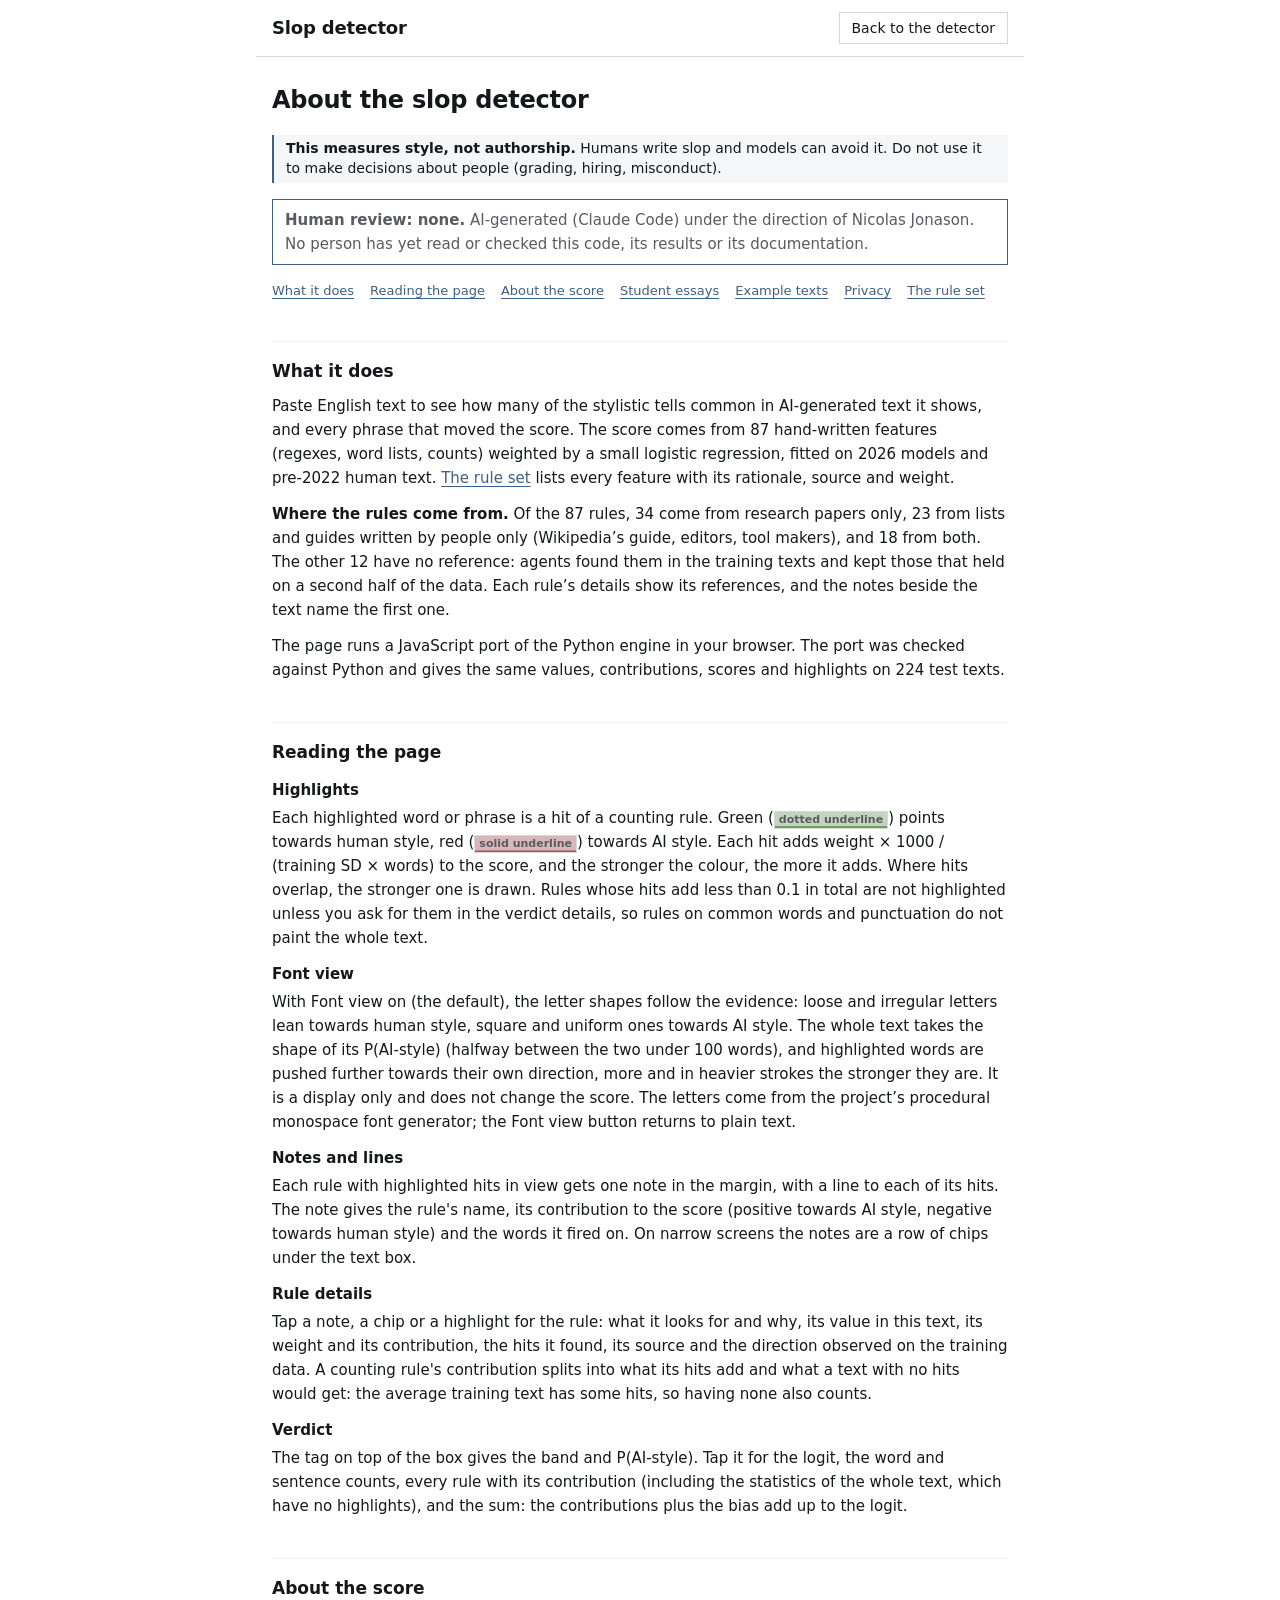
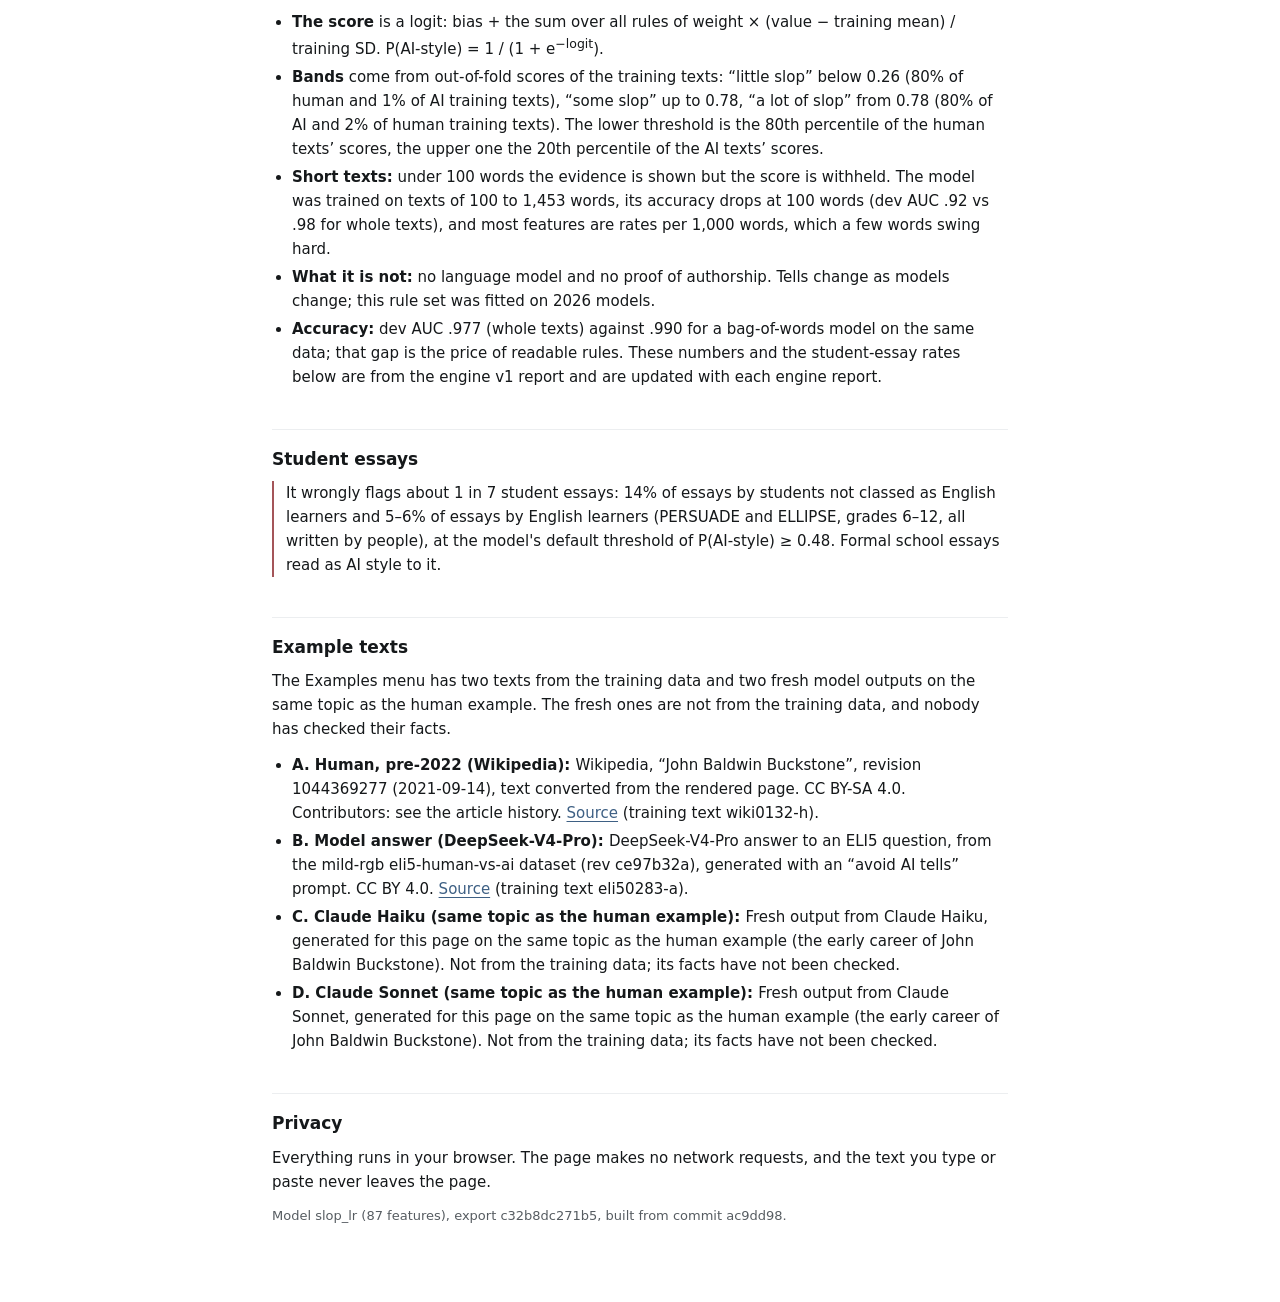
<file: fun-zone/slop-police/about.html>
<!doctype html>
<html lang="en">
<head>
<meta charset="utf-8">
<meta name="viewport" content="width=device-width, initial-scale=1">
<meta http-equiv="Content-Security-Policy" content="default-src 'none'; script-src 'self' file:; style-src 'self' 'unsafe-inline' file:; img-src 'self' data:; base-uri 'none'; form-action 'none'">
<meta name="referrer" content="no-referrer">
<title>About the slop detector</title>
<meta name="description" content="How the slop detector works: the score, its bands, short texts, student essays, the example texts and their licences.">
<link rel="stylesheet" href="style.css">
<script defer src="slop-data.js"></script>
<script defer src="examples.js"></script>
<script defer src="about.js"></script>
</head>
<body>
<header class="bar doc-bar">
  <h1><a href="index.html" class="home">Slop detector</a></h1>
  <nav class="actions" aria-label="Pages">
    <a class="btn" href="index.html">Back to the detector</a>
  </nav>
</header>

<main class="doc-main">
  <h2 class="doc-title">About the slop detector</h2>

  <p class="notice" role="note"><strong>This measures style, not authorship.</strong> Humans write slop and models can avoid it.
    Do not use it to make decisions about people (grading, hiring, misconduct).</p>

  <p class="review"><strong>Human review: none.</strong> AI-generated (Claude Code) under the direction of Nicolas Jonason.
    No person has yet read or checked this code, its results or its documentation.</p>

  <nav class="toc" aria-label="Contents">
    <a href="#what">What it does</a>
    <a href="#read">Reading the page</a>
    <a href="#score">About the score</a>
    <a href="#essays">Student essays</a>
    <a href="#examples">Example texts</a>
    <a href="#privacy">Privacy</a>
    <a href="rules.html">The rule set</a>
  </nav>

  <section id="what">
    <h3>What it does</h3>
    <p>Paste English text to see how many of the stylistic tells common in AI-generated text it shows, and every
      phrase that moved the score. The score comes from <span id="n-features">87</span> hand-written features
      (regexes, word lists, counts) weighted by a small logistic regression, fitted on 2026 models and pre-2022
      human text. <a href="rules.html">The rule set</a> lists every feature with its rationale, source and weight.</p>
    <p><strong>Where the rules come from.</strong> Of the 87 rules, 34 come from research papers only, 23 from lists and guides written by people only (Wikipedia&rsquo;s guide, editors, tool makers), and 18 from both. The other 12 have no reference: agents found them in the training texts and kept those that held on a second half of the data. Each rule&rsquo;s details show its references, and the notes beside the text name the first one.</p>
    <p>The page runs a JavaScript port of the Python engine in your browser. The port was checked against Python
      and gives the same values, contributions, scores and highlights on 224 test texts.</p>
  </section>

  <section id="read">
    <h3>Reading the page</h3>
    <dl class="defs">
      <dt>Highlights</dt>
      <dd>Each highlighted word or phrase is a hit of a counting rule. Green
        (<span class="tag tag-o">dotted underline</span>) points towards human style, red
        (<span class="tag tag-t">solid underline</span>) towards AI style. Each hit adds
        weight × 1000 / (training SD × words) to the score, and the stronger the colour, the more it adds. Where hits
        overlap, the stronger one is drawn. Rules whose hits add less than 0.1 in total are not highlighted unless
        you ask for them in the verdict details, so rules on common words and punctuation do not paint the whole text.</dd>
      <dt>Font view</dt>
      <dd>With Font view on (the default), the letter shapes follow the evidence: loose and irregular letters lean
        towards human style, square and uniform ones towards AI style. The whole text takes the shape of its
        P(AI-style) (halfway between the two under 100 words), and highlighted words are pushed further towards their own direction, more and in heavier
        strokes the stronger they are. It is a display only and does not change the score. The letters come from
        the project&rsquo;s procedural monospace font generator; the Font view button returns to plain text.</dd>
      <dt>Notes and lines</dt>
      <dd>Each rule with highlighted hits in view gets one note in the margin, with a line to each of its hits. The
        note gives the rule's name, its contribution to the score (positive towards AI style, negative towards
        human style) and the words it fired on. On narrow screens the notes are a row of chips under the text box.</dd>
      <dt>Rule details</dt>
      <dd>Tap a note, a chip or a highlight for the rule: what it looks for and why, its value in this text, its
        weight and its contribution, the hits it found, its source and the direction observed on the training data.
        A counting rule's contribution splits into what its hits add and what a text with no hits would get: the
        average training text has some hits, so having none also counts.</dd>
      <dt>Verdict</dt>
      <dd>The tag on top of the box gives the band and P(AI-style). Tap it for the logit, the word and sentence
        counts, every rule with its contribution (including the statistics of the whole text, which have no
        highlights), and the sum: the contributions plus the bias add up to the logit.</dd>
    </dl>
  </section>

  <section id="score">
    <h3>About the score</h3>
    <ul>
      <li><strong>The score</strong> is a logit: bias + the sum over all rules of weight × (value − training mean) /
        training SD. P(AI-style) = 1 / (1 + e<sup>−logit</sup>).</li>
      <li><strong>Bands</strong> come from out-of-fold scores of the training texts: <span id="band-text">“little slop”
        below 0.26 (80% of human and 1% of AI training texts), “some slop” up to 0.78, “a lot of slop” from 0.78 (80% of
        AI and 2% of human training texts). The lower threshold is the 80th percentile of the human texts' scores, the
        upper one the 20th percentile of the AI texts' scores.</span></li>
      <li><strong>Short texts:</strong> under 100 words the evidence is shown but the score is withheld. The model was
        trained on texts of 100 to 1,453 words, its accuracy drops at 100 words (dev AUC .92 vs .98 for whole texts),
        and most features are rates per 1,000 words, which a few words swing hard.</li>
      <li><strong>What it is not:</strong> no language model and no proof of authorship. Tells change as models
        change; this rule set was fitted on 2026 models.</li>
      <li><strong>Accuracy:</strong> dev AUC .977 (whole texts) against .990 for a bag-of-words model on the same
        data; that gap is the price of readable rules. These numbers and the student-essay rates below are from the
        engine v1 report and are updated with each engine report.</li>
    </ul>
  </section>

  <section id="essays">
    <h3>Student essays</h3>
    <p class="warn">It wrongly flags about 1 in 7 student essays: 14% of essays by students not classed as English
      learners and 5–6% of essays by English learners (PERSUADE and ELLIPSE, grades 6–12, all written by people), at
      the model's default threshold of P(AI-style) ≥ 0.48. Formal school essays read as AI style to it.</p>
  </section>

  <section id="examples">
    <h3>Example texts</h3>
    <p>The Examples menu has two texts from the training data and two fresh model outputs on the same topic as the
      human example. The fresh ones are not from the training data, and nobody has checked their facts.</p>
    <ul class="credits" id="example-credits"><li>The list of examples needs JavaScript.</li></ul>
  </section>

  <section id="privacy">
    <h3>Privacy</h3>
    <p>Everything runs in your browser. The page makes no network requests, and the text you type or paste never
      leaves the page.</p>
    <p class="small" id="build-info"></p>
  </section>
</main>
</body>
</html>
</file>
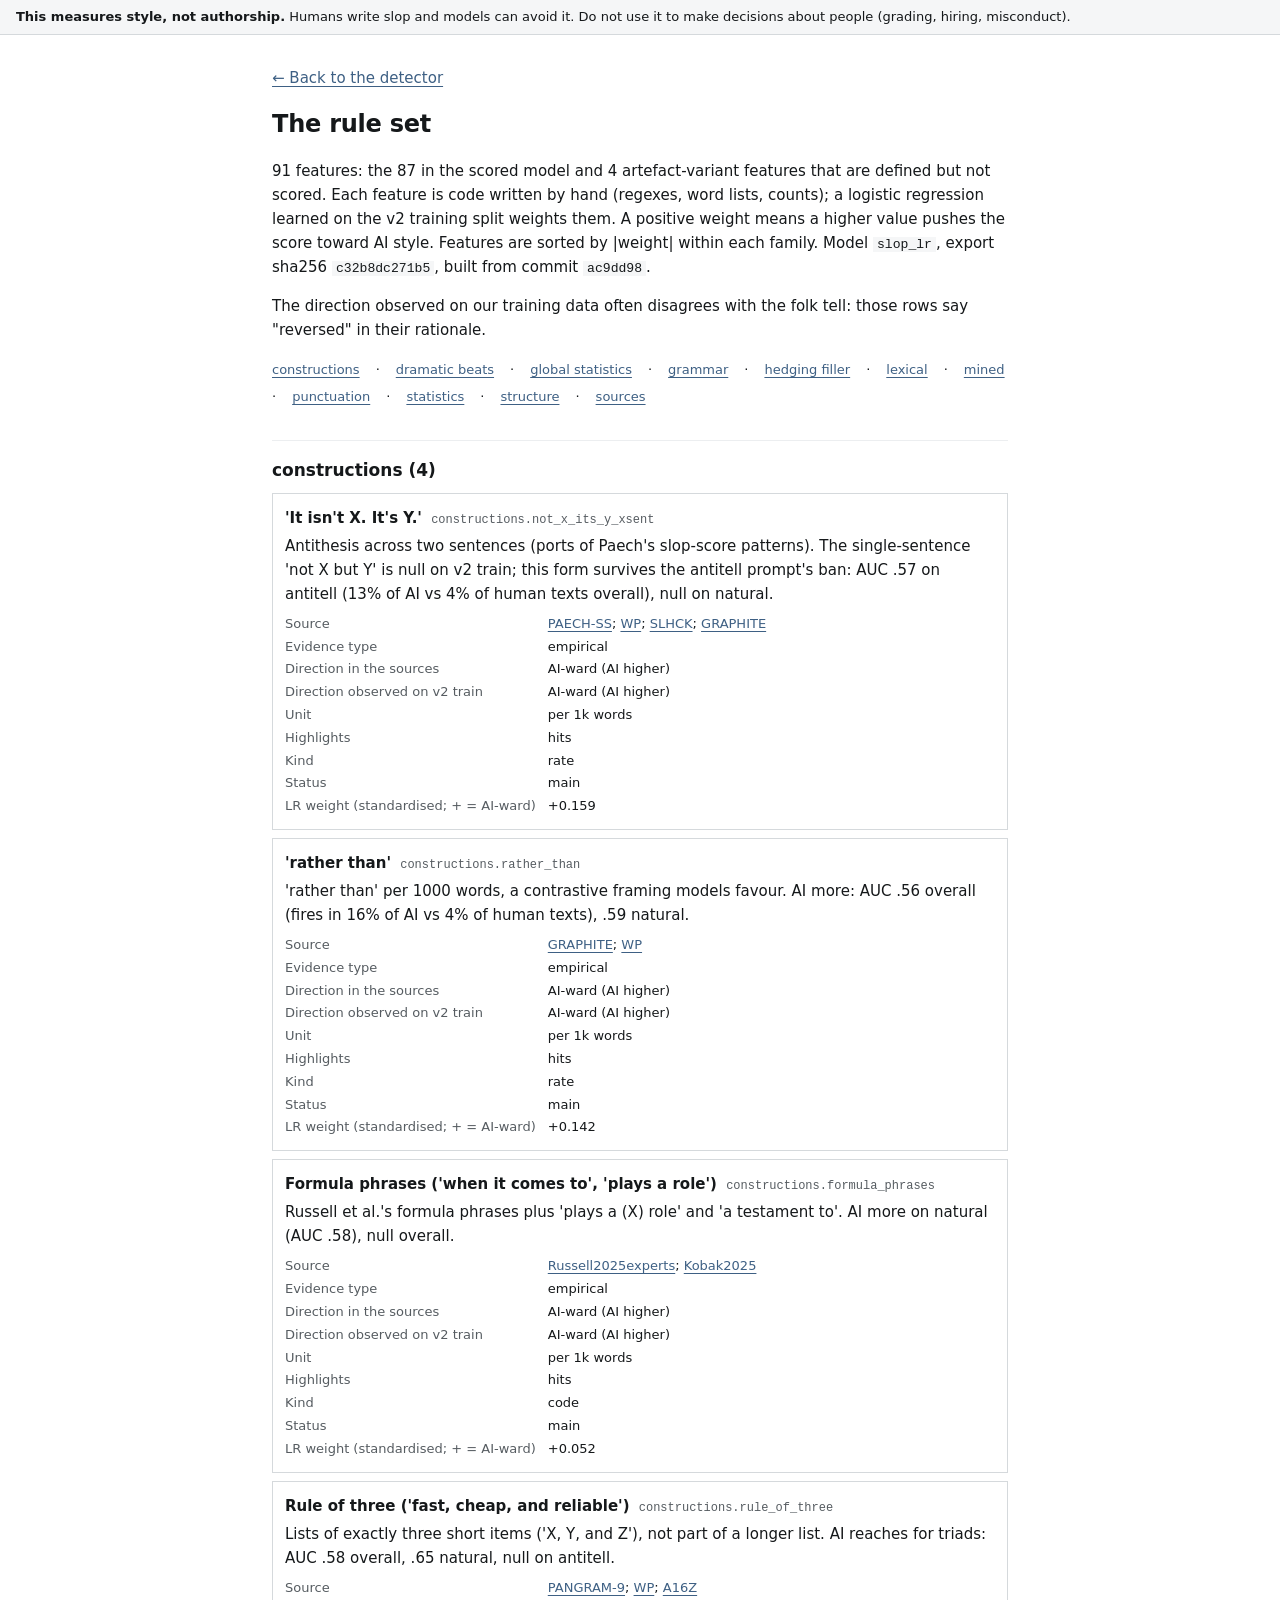
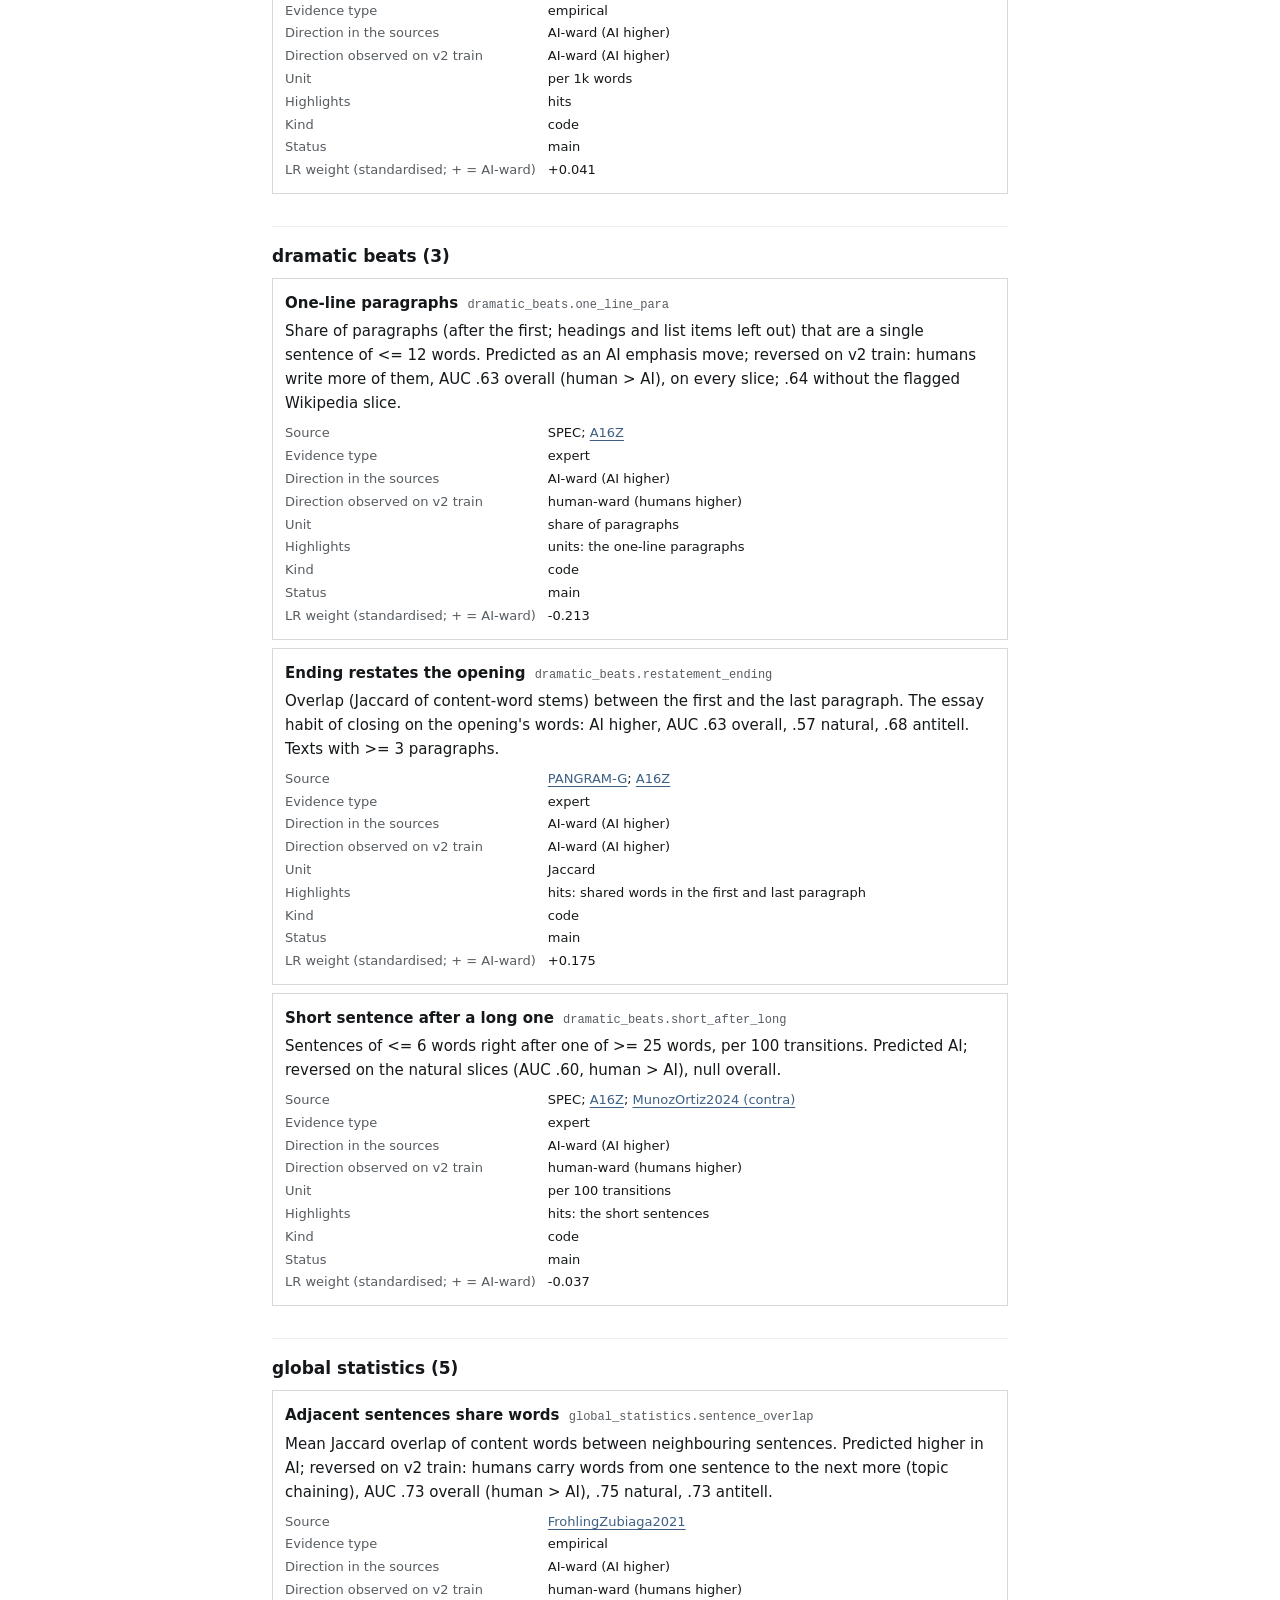
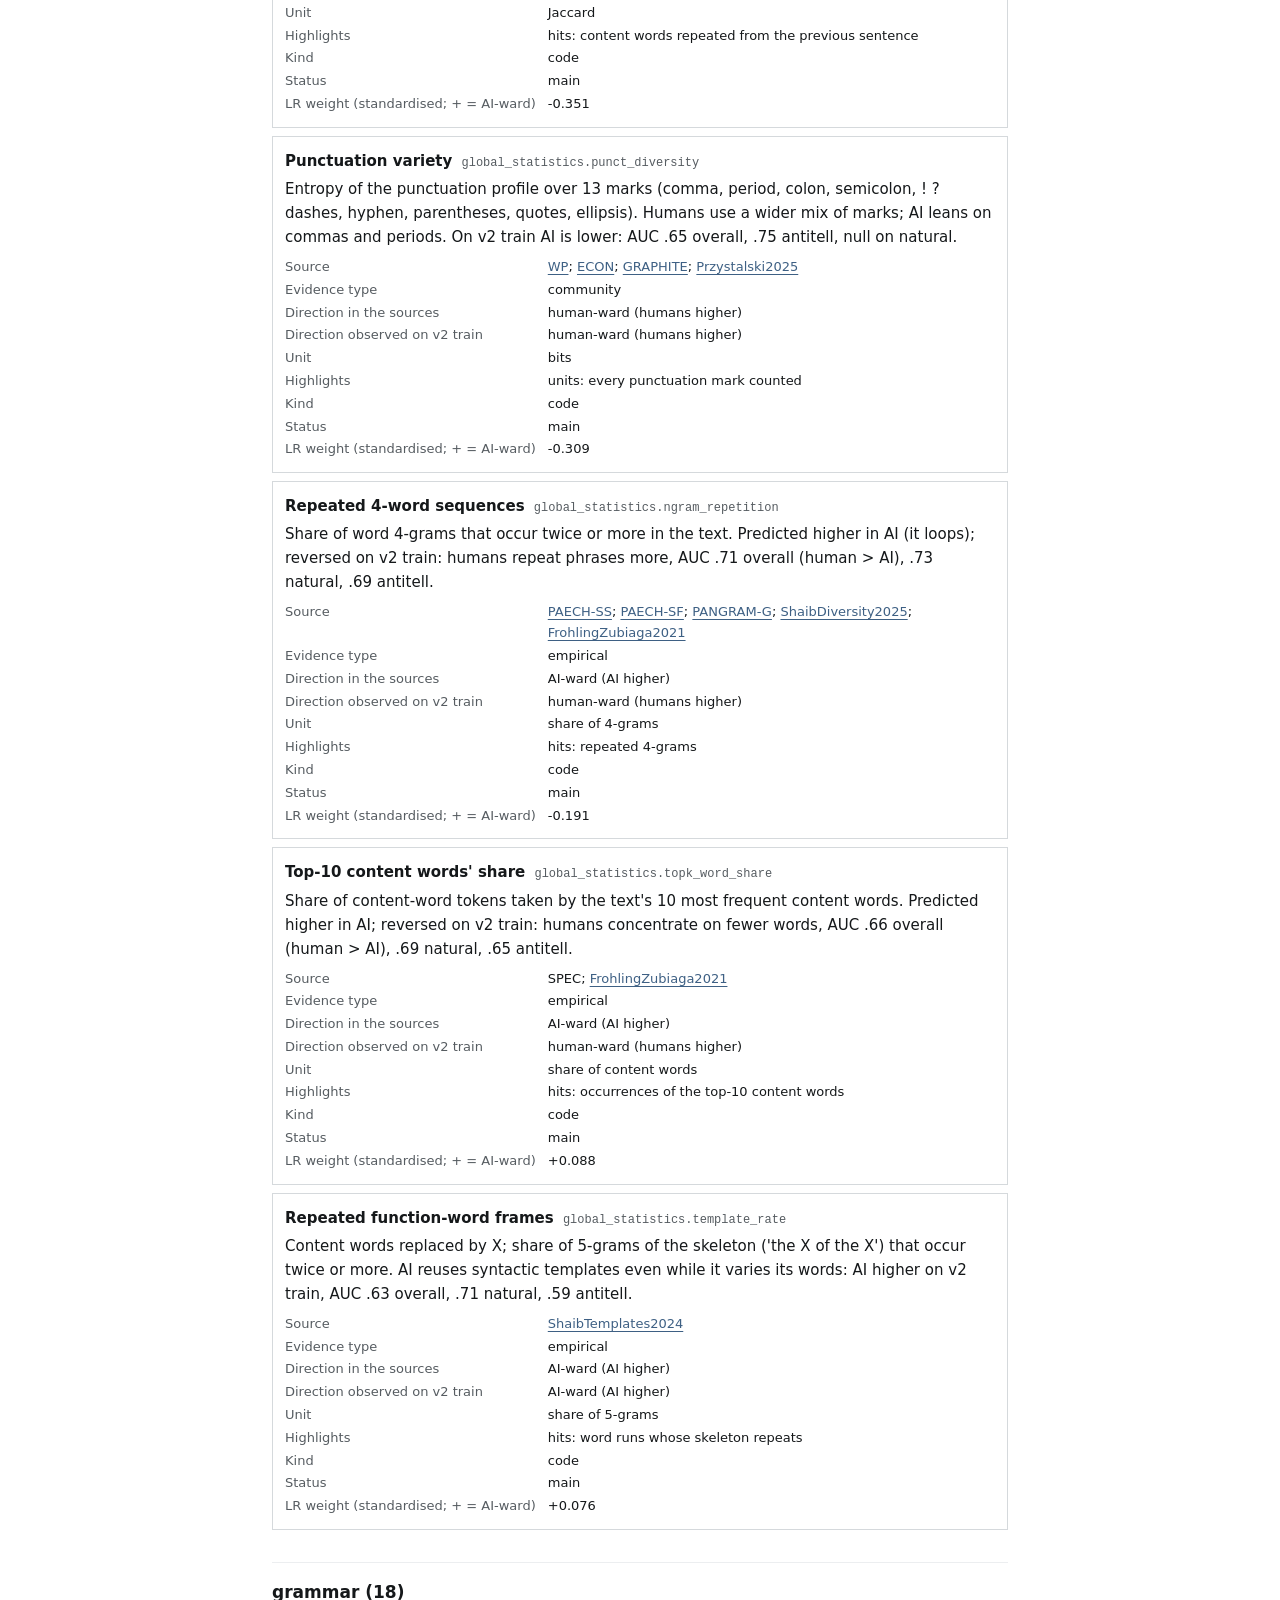
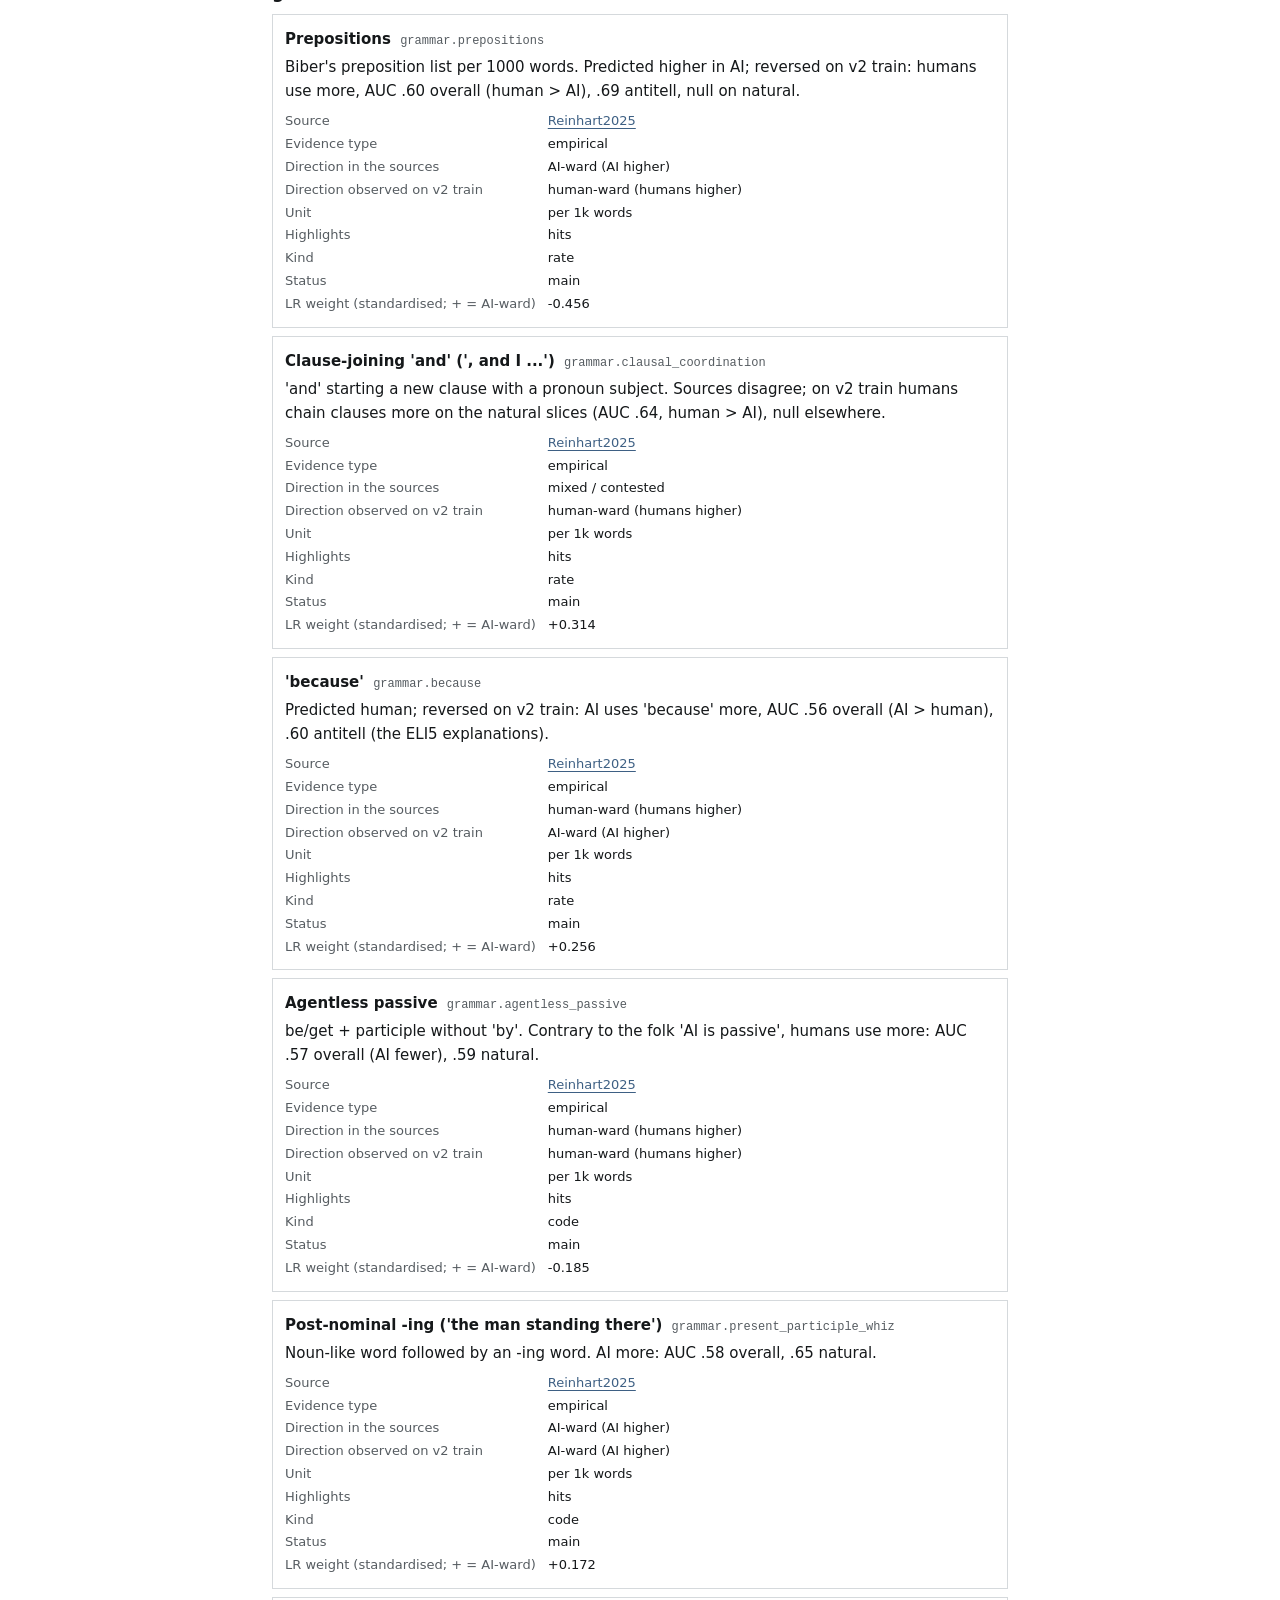
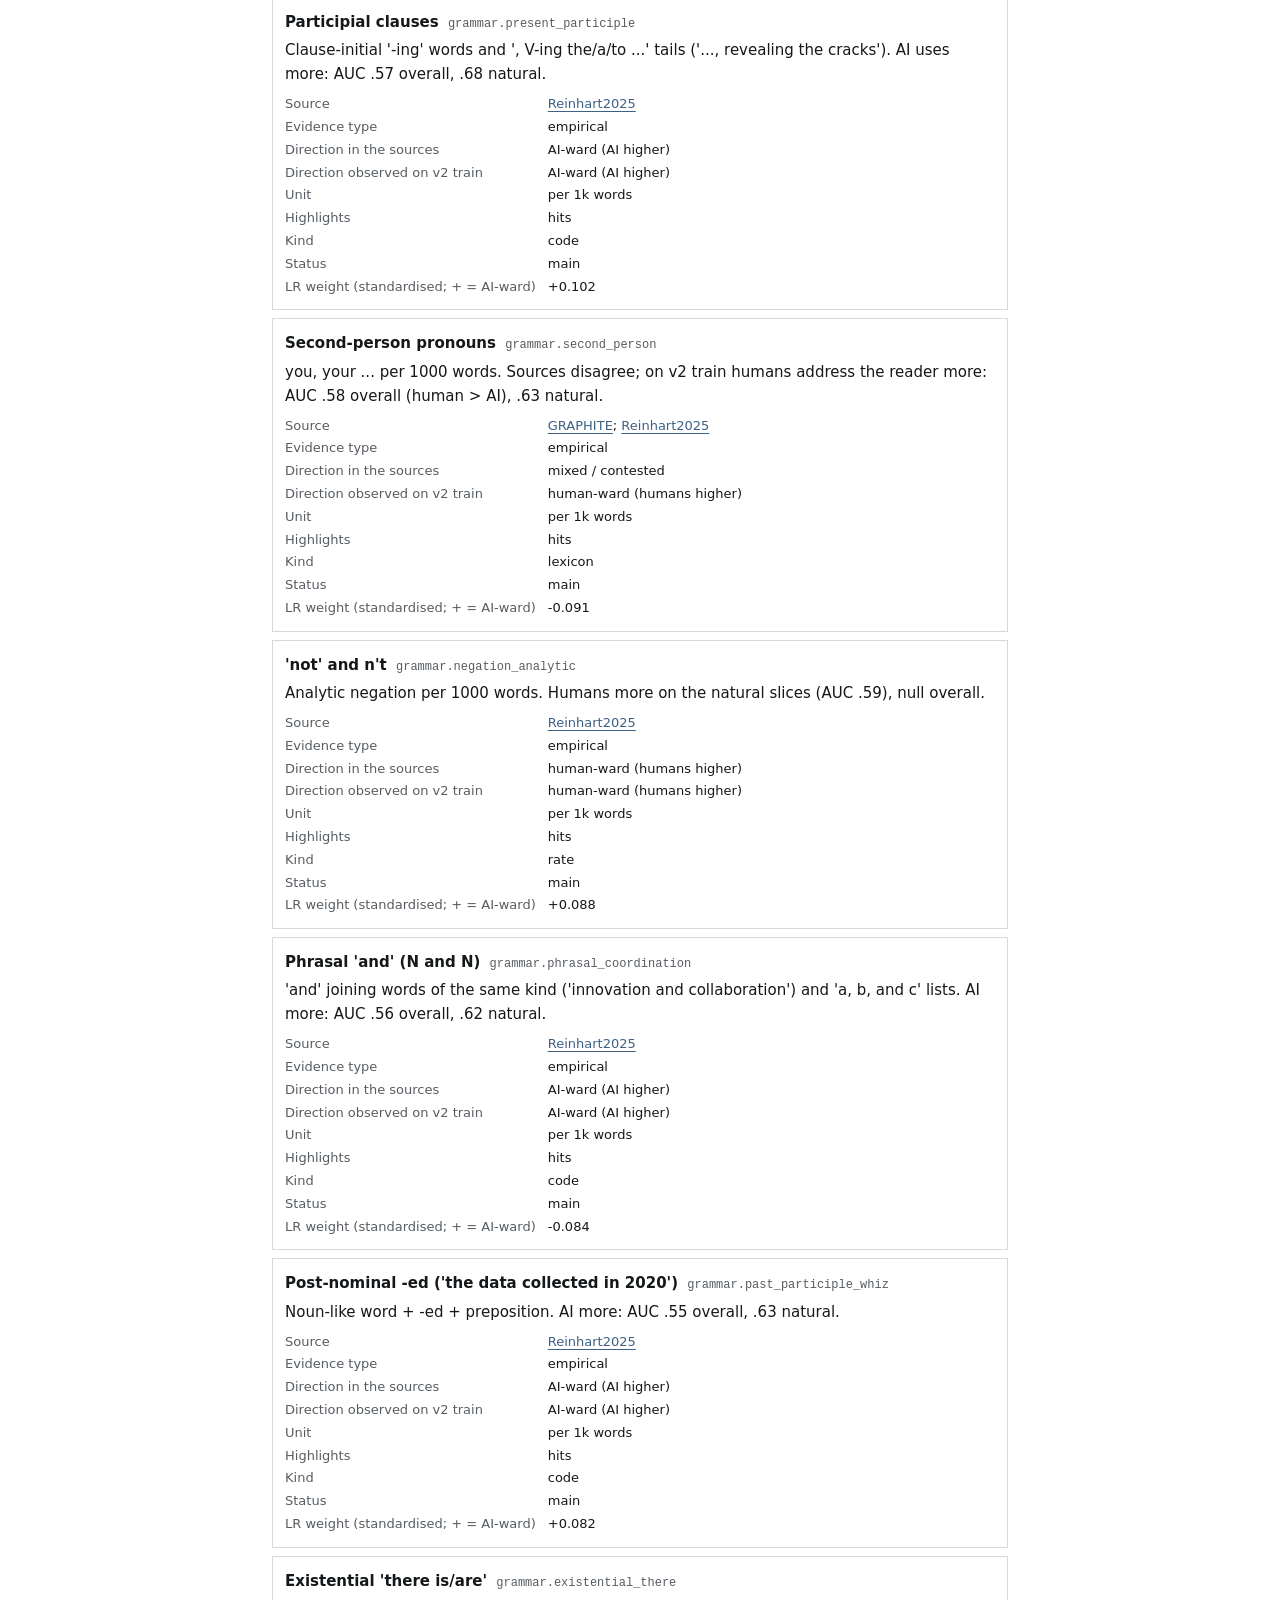
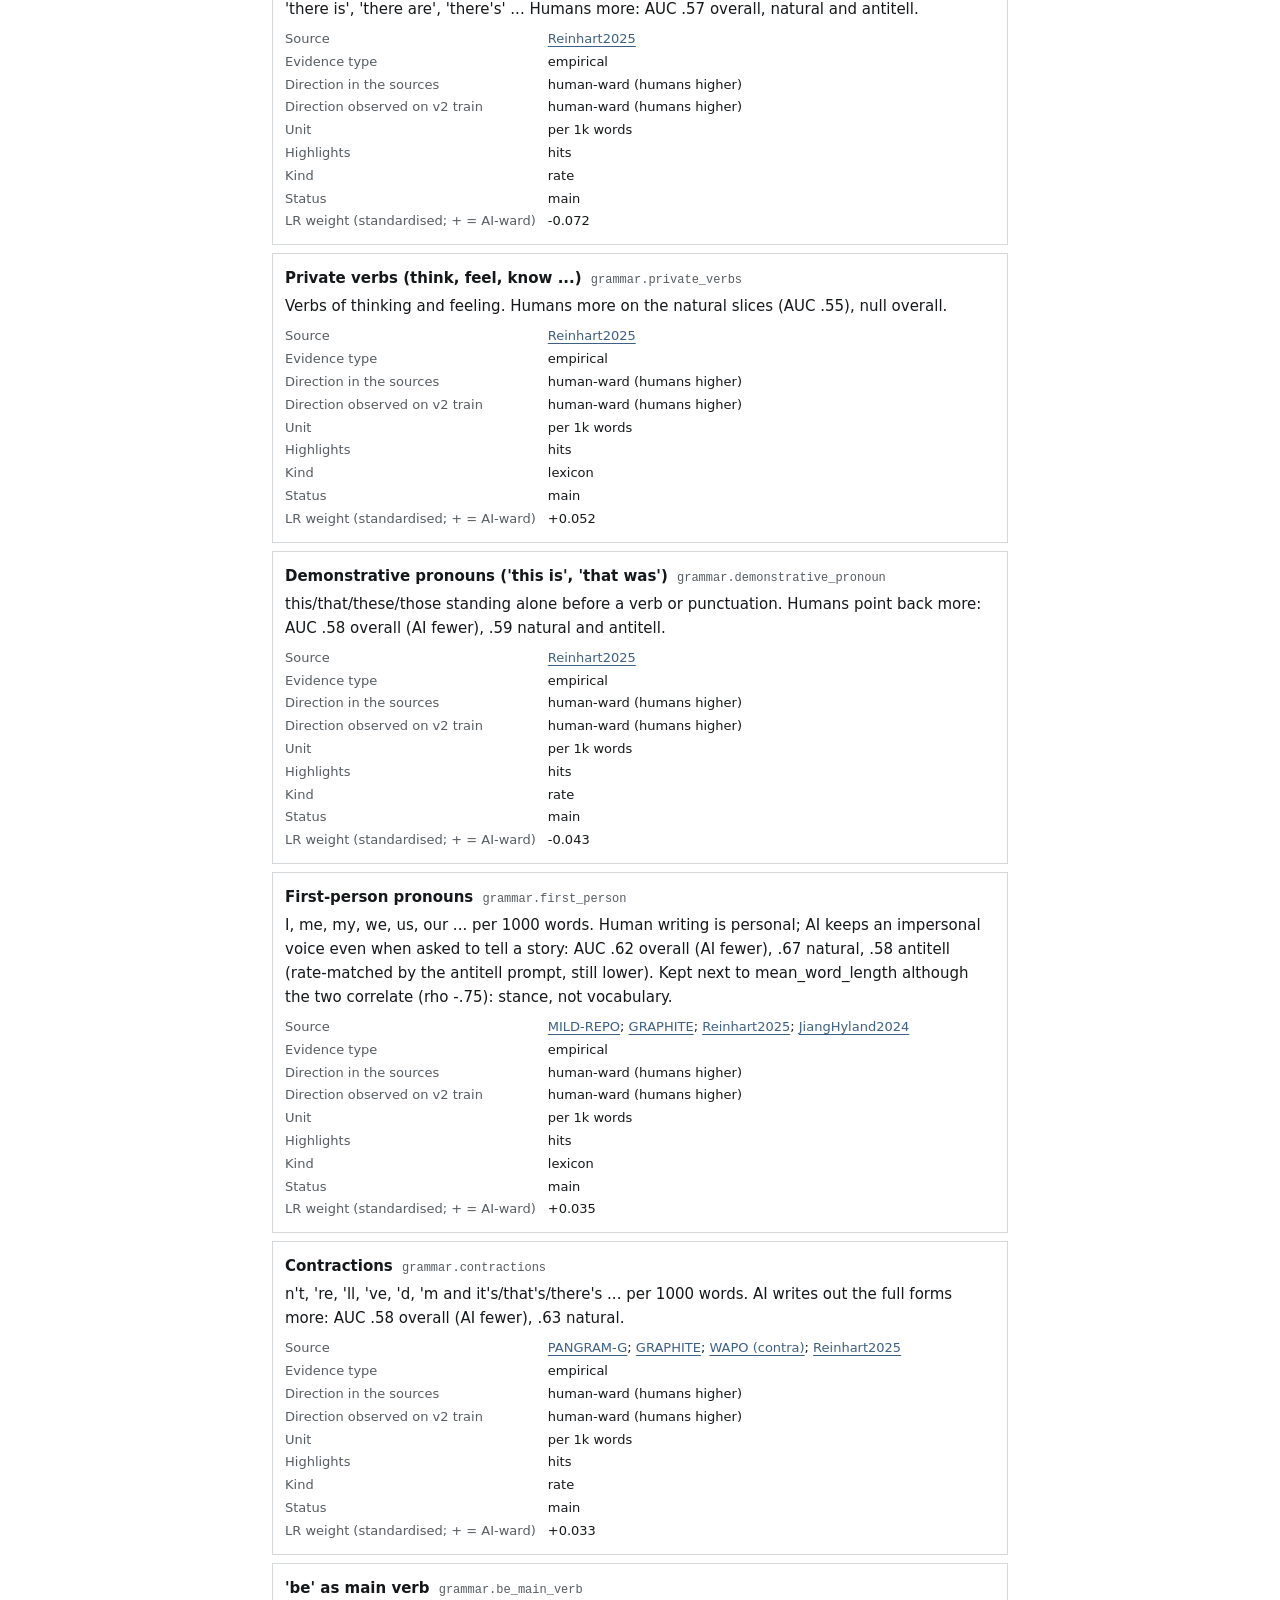
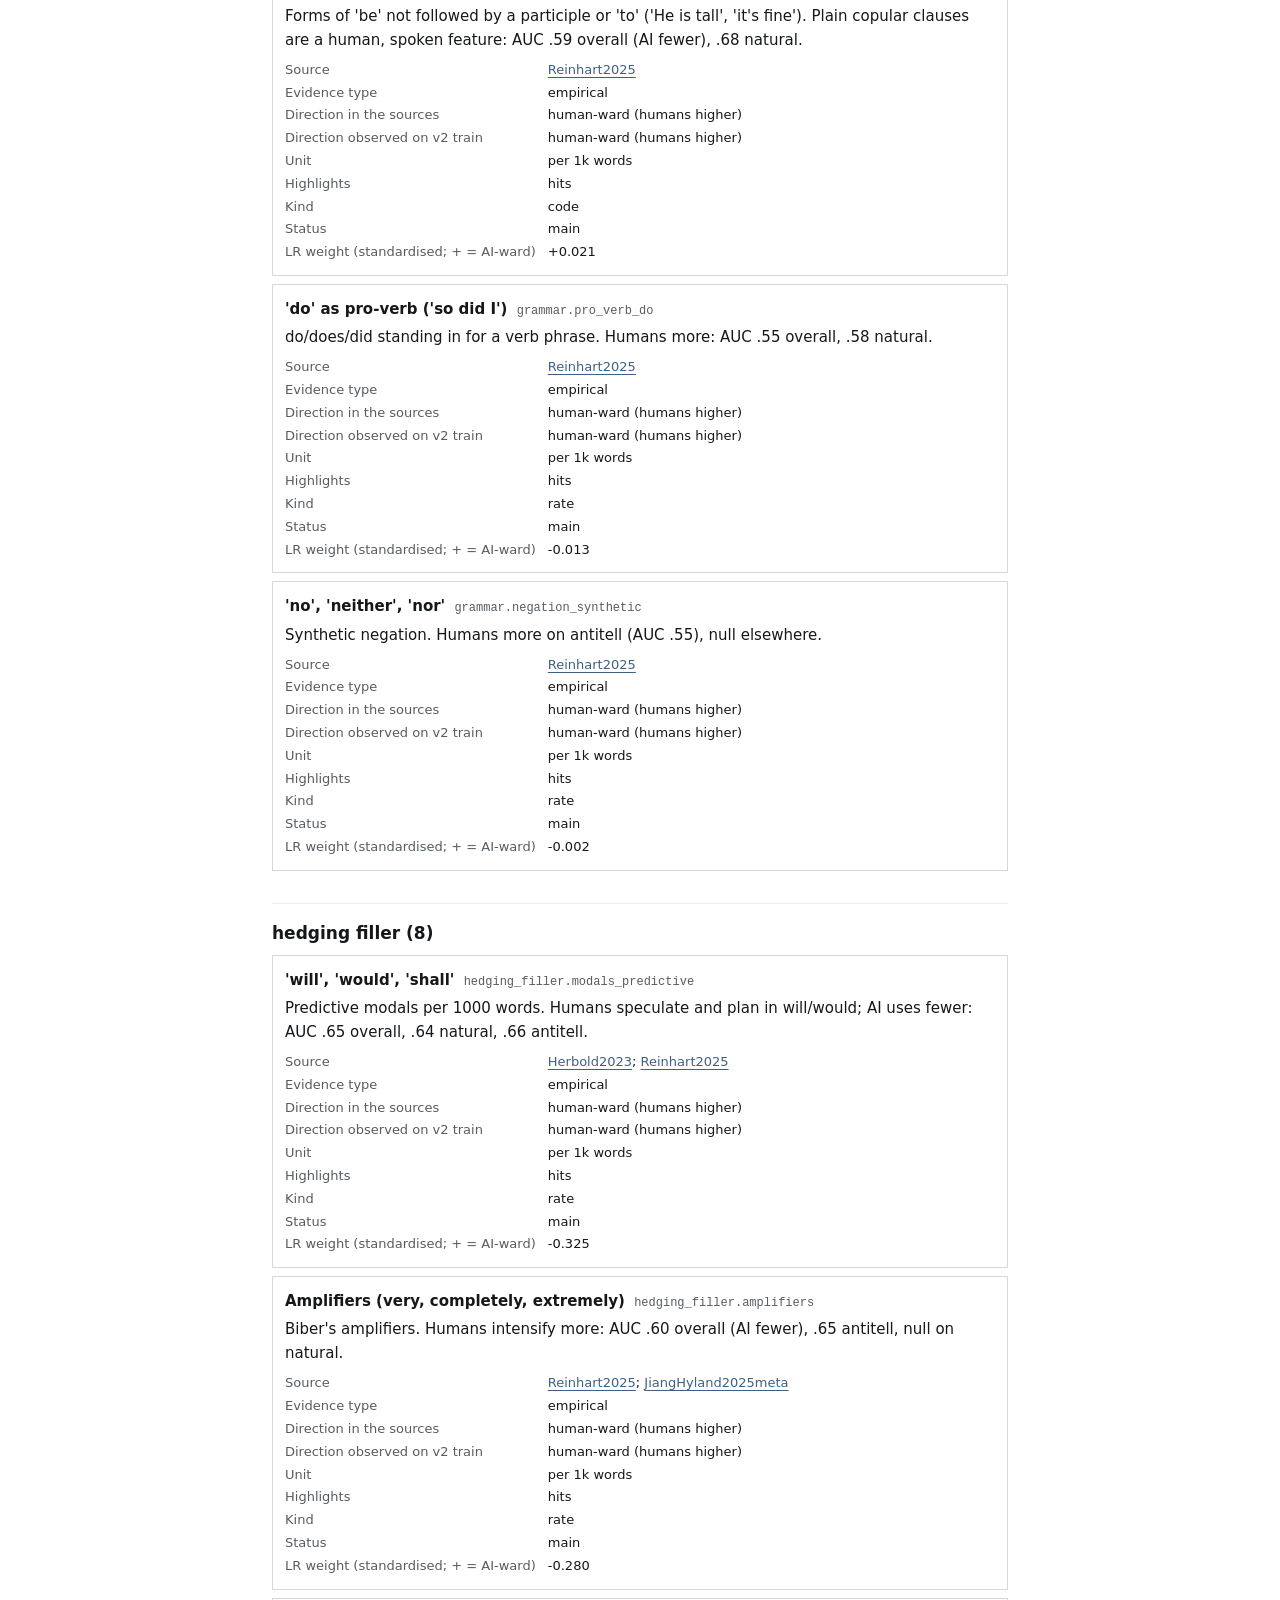
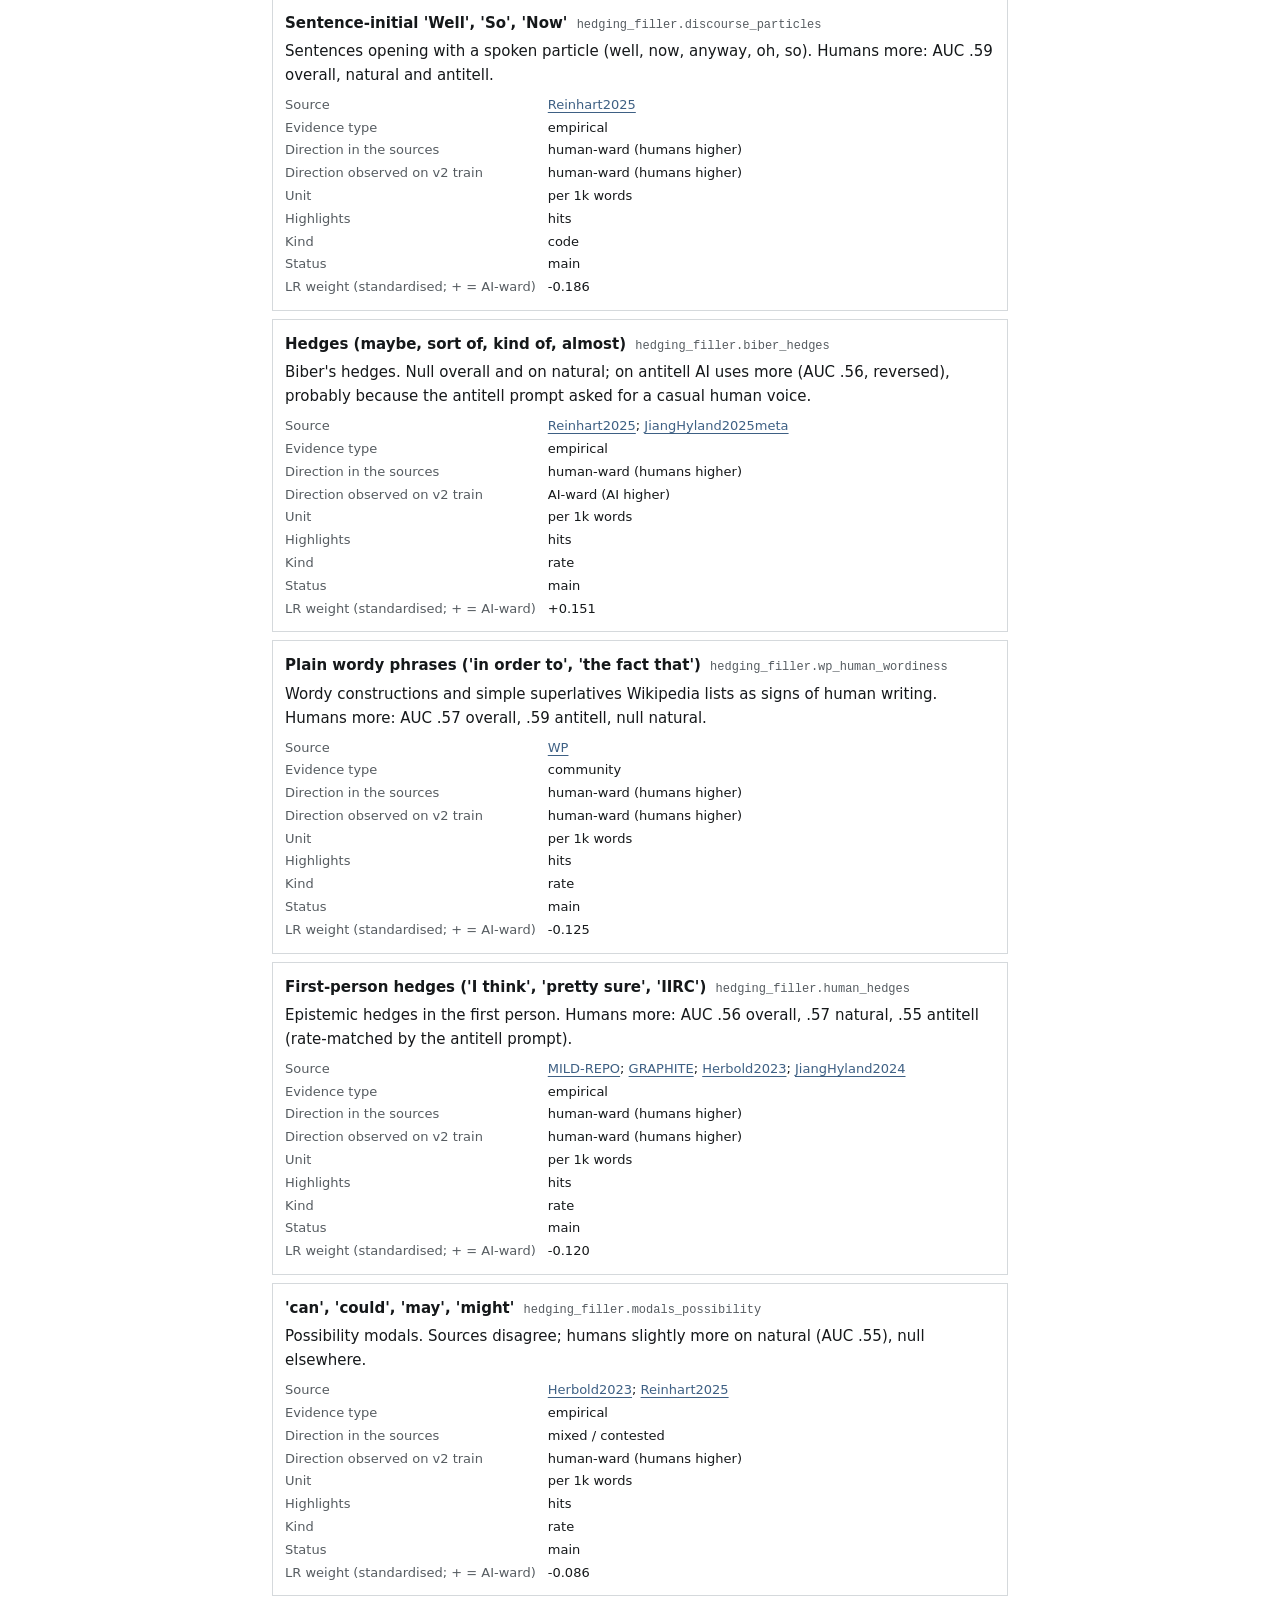
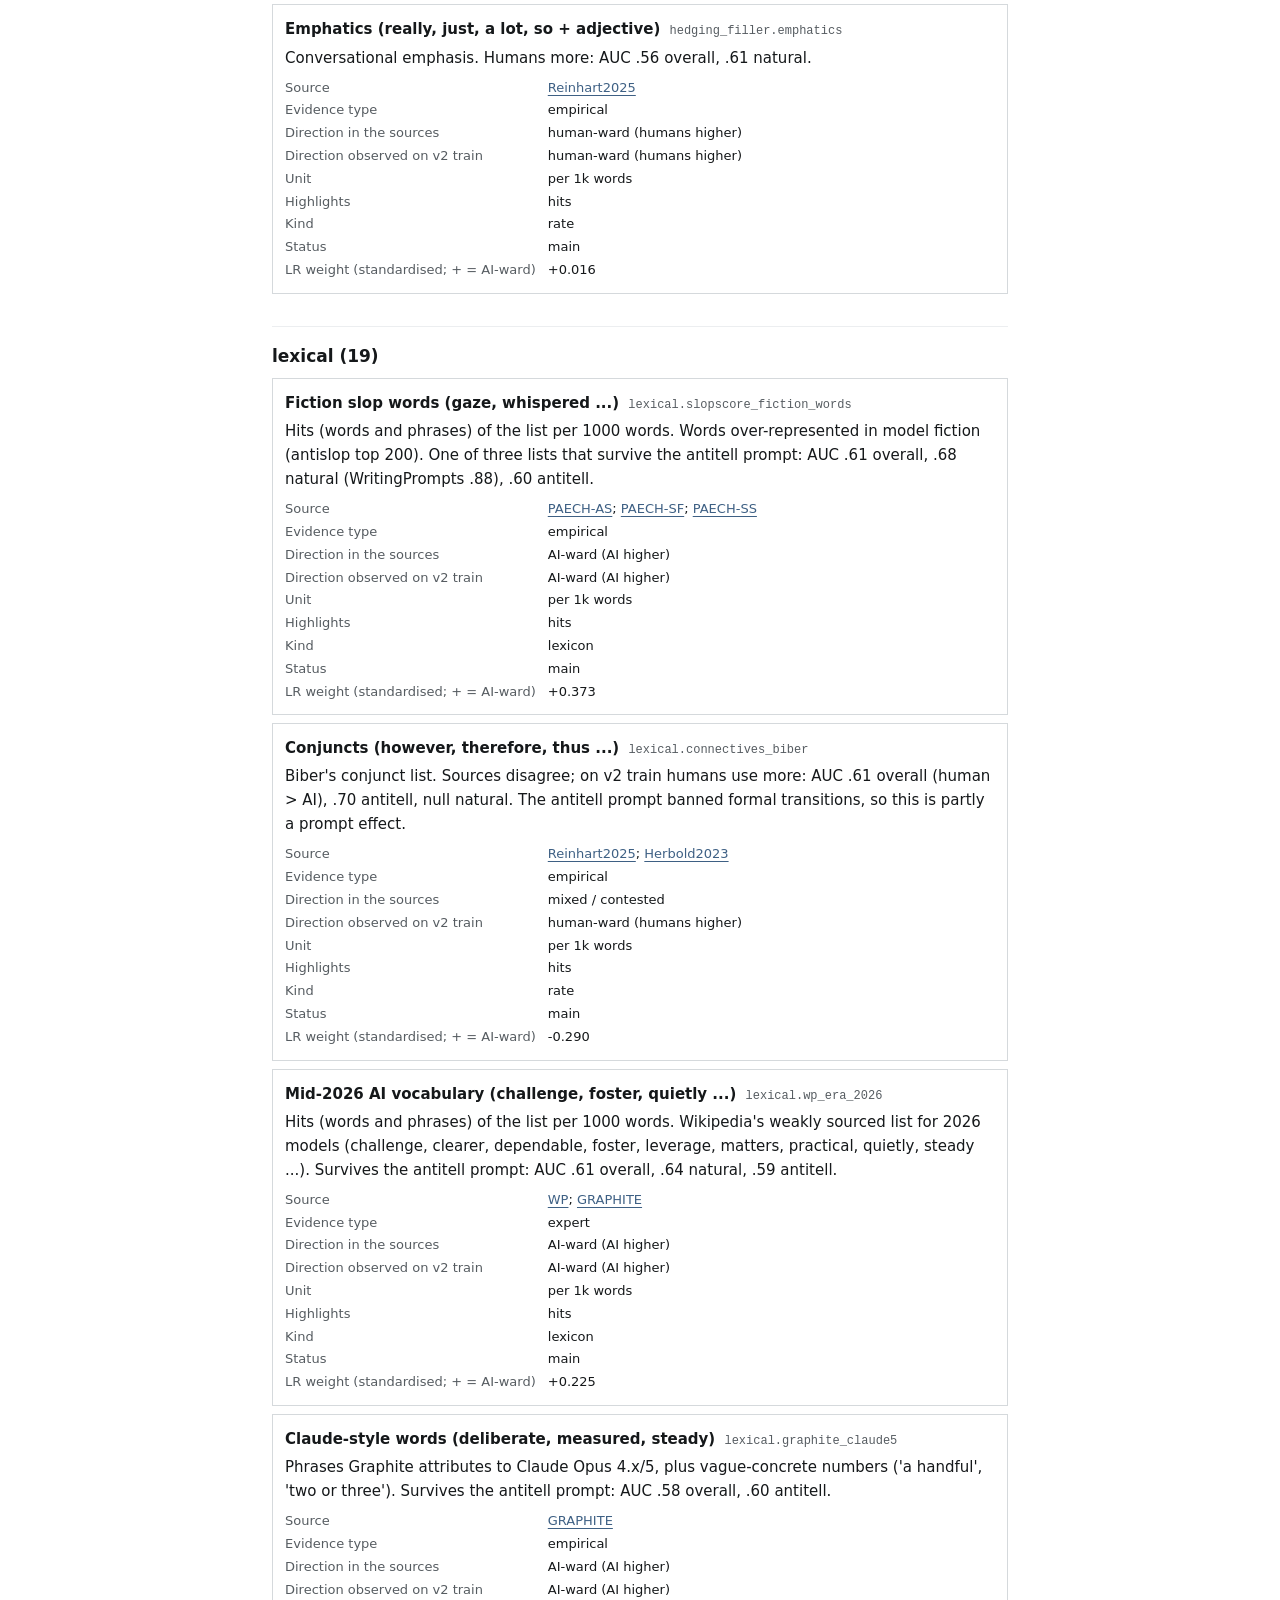
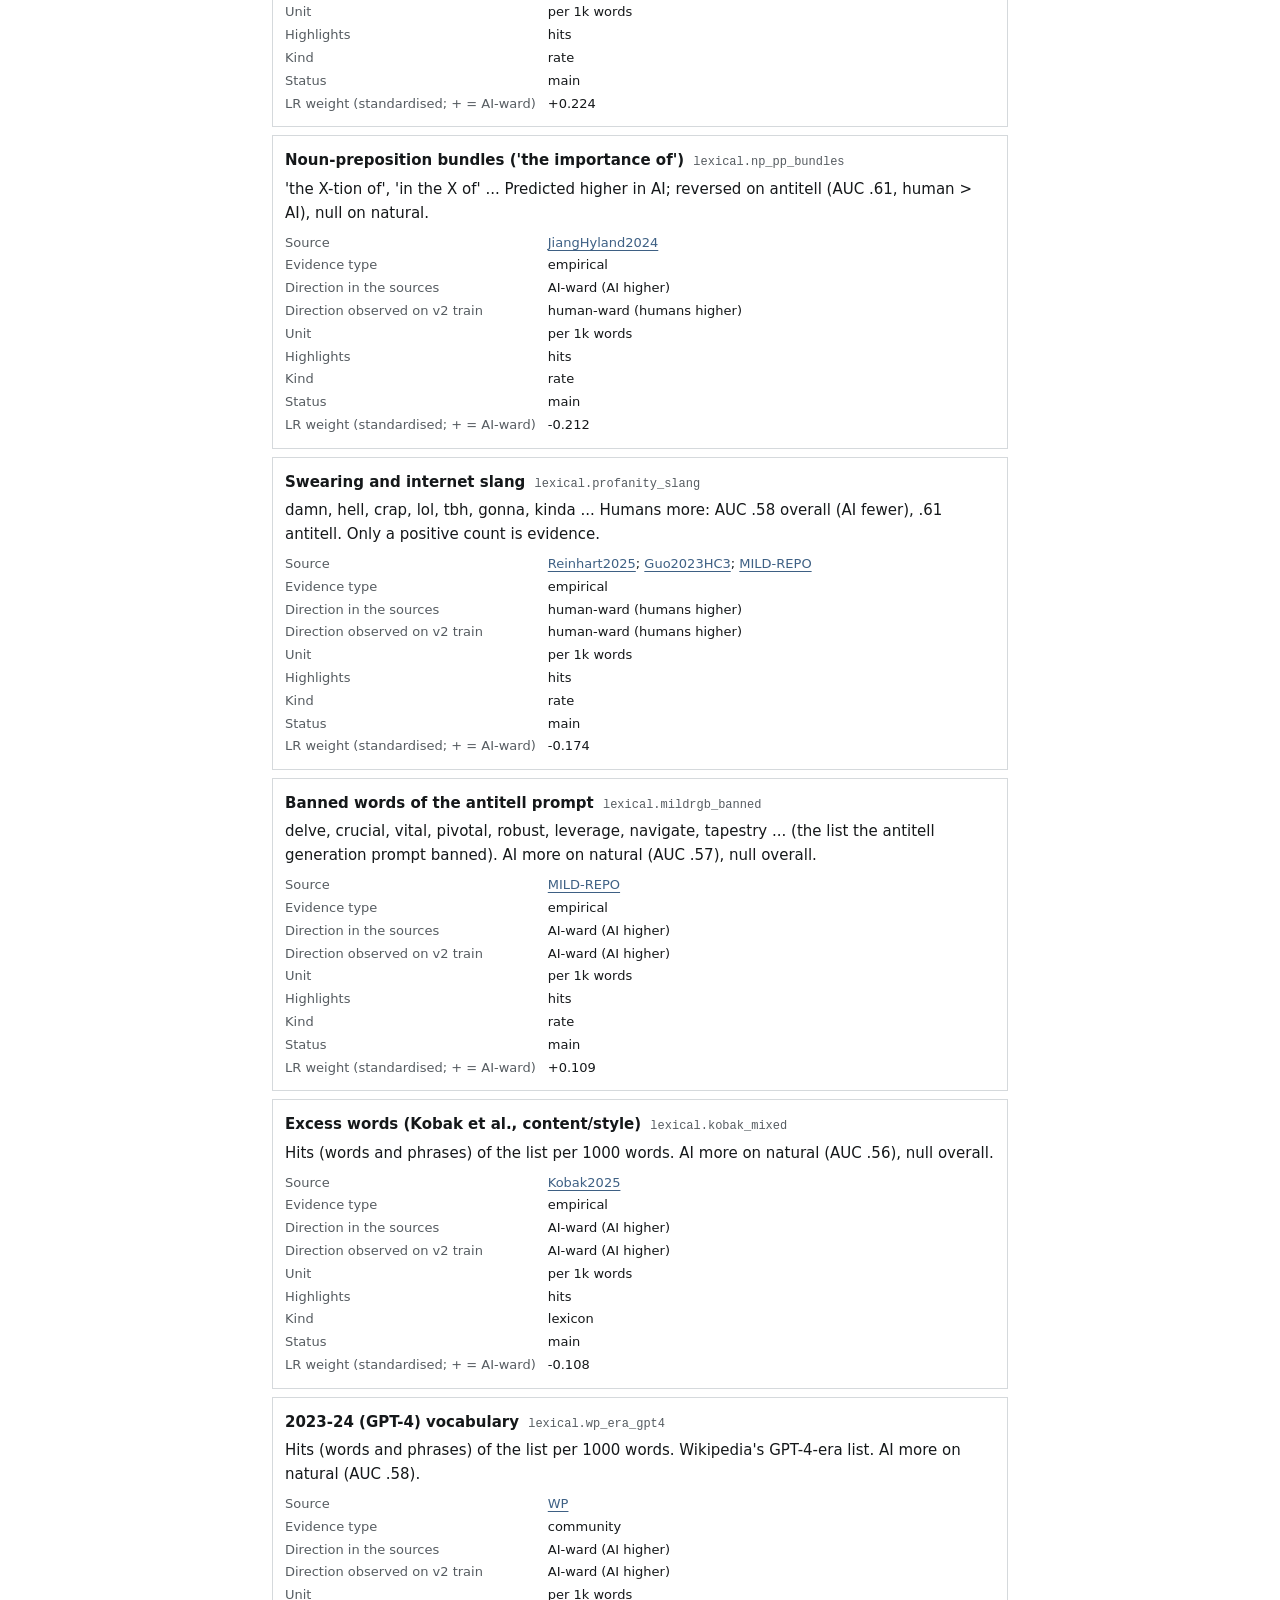
<file: fun-zone/slop-police/rules.html>
<!doctype html>
<html lang="en">
<head>
<meta charset="utf-8">
<meta name="viewport" content="width=device-width, initial-scale=1">
<meta http-equiv="Content-Security-Policy" content="default-src 'none'; style-src 'self'; img-src 'self' data:; base-uri 'none'; form-action 'none'">
<title>Slop detector rules</title>
<link rel="stylesheet" href="style.css">
</head>
<body>
<div class="notice" role="note"><strong>This measures style, not authorship.</strong> Humans write slop and models can avoid it. Do not use it to make decisions about people (grading, hiring, misconduct).</div>
<main class="rules">
<p><a href="index.html">&larr; Back to the detector</a></p>
<h1>The rule set</h1>
<p>91 features: the 87 in the scored model and 4 artefact-variant features that are defined but not scored. Each feature is code written by hand (regexes, word lists, counts); a logistic regression learned on the v2 training split weights them. A positive weight means a higher value pushes the score toward AI style. Features are sorted by |weight| within each family. Model <code>slop_lr</code>, export sha256 <code>c32b8dc271b5</code>, built from commit <code>ac9dd98</code>.</p>
<p>The direction observed on our training data often disagrees with the folk tell: those rows say "reversed" in their rationale.</p>
<nav class="toc"><a href="#fam-constructions">constructions</a> · <a href="#fam-dramatic_beats">dramatic beats</a> · <a href="#fam-global_statistics">global statistics</a> · <a href="#fam-grammar">grammar</a> · <a href="#fam-hedging_filler">hedging filler</a> · <a href="#fam-lexical">lexical</a> · <a href="#fam-mined">mined</a> · <a href="#fam-punctuation">punctuation</a> · <a href="#fam-statistics">statistics</a> · <a href="#fam-structure">structure</a> · <a href="#sources">sources</a></nav>
<section><h2 id="fam-constructions">constructions (4)</h2>
<article class="rule" id="constructions.not_x_its_y_xsent">
<h3>&#x27;It isn&#x27;t X. It&#x27;s Y.&#x27; <code>constructions.not_x_its_y_xsent</code></h3>
<p>Antithesis across two sentences (ports of Paech&#x27;s slop-score patterns). The single-sentence &#x27;not X but Y&#x27; is null on v2 train; this form survives the antitell prompt&#x27;s ban: AUC .57 on antitell (13% of AI vs 4% of human texts overall), null on natural.</p>
<dl>
<dt>Source</dt><dd><a href="#src-PAECH-SS">PAECH-SS</a>; <a href="#src-WP">WP</a>; <a href="#src-SLHCK">SLHCK</a>; <a href="#src-GRAPHITE">GRAPHITE</a></dd>
<dt>Evidence type</dt><dd>empirical</dd>
<dt>Direction in the sources</dt><dd>AI-ward (AI higher)</dd>
<dt>Direction observed on v2 train</dt><dd>AI-ward (AI higher)</dd>
<dt>Unit</dt><dd>per 1k words</dd>
<dt>Highlights</dt><dd>hits</dd>
<dt>Kind</dt><dd>rate</dd>
<dt>Status</dt><dd>main</dd>
<dt>LR weight (standardised; + = AI-ward)</dt><dd>+0.159</dd>
</dl></article>
<article class="rule" id="constructions.rather_than">
<h3>&#x27;rather than&#x27; <code>constructions.rather_than</code></h3>
<p>&#x27;rather than&#x27; per 1000 words, a contrastive framing models favour. AI more: AUC .56 overall (fires in 16% of AI vs 4% of human texts), .59 natural.</p>
<dl>
<dt>Source</dt><dd><a href="#src-GRAPHITE">GRAPHITE</a>; <a href="#src-WP">WP</a></dd>
<dt>Evidence type</dt><dd>empirical</dd>
<dt>Direction in the sources</dt><dd>AI-ward (AI higher)</dd>
<dt>Direction observed on v2 train</dt><dd>AI-ward (AI higher)</dd>
<dt>Unit</dt><dd>per 1k words</dd>
<dt>Highlights</dt><dd>hits</dd>
<dt>Kind</dt><dd>rate</dd>
<dt>Status</dt><dd>main</dd>
<dt>LR weight (standardised; + = AI-ward)</dt><dd>+0.142</dd>
</dl></article>
<article class="rule" id="constructions.formula_phrases">
<h3>Formula phrases (&#x27;when it comes to&#x27;, &#x27;plays a role&#x27;) <code>constructions.formula_phrases</code></h3>
<p>Russell et al.&#x27;s formula phrases plus &#x27;plays a (X) role&#x27; and &#x27;a testament to&#x27;. AI more on natural (AUC .58), null overall.</p>
<dl>
<dt>Source</dt><dd><a href="#src-Russell2025experts">Russell2025experts</a>; <a href="#src-Kobak2025">Kobak2025</a></dd>
<dt>Evidence type</dt><dd>empirical</dd>
<dt>Direction in the sources</dt><dd>AI-ward (AI higher)</dd>
<dt>Direction observed on v2 train</dt><dd>AI-ward (AI higher)</dd>
<dt>Unit</dt><dd>per 1k words</dd>
<dt>Highlights</dt><dd>hits</dd>
<dt>Kind</dt><dd>code</dd>
<dt>Status</dt><dd>main</dd>
<dt>LR weight (standardised; + = AI-ward)</dt><dd>+0.052</dd>
</dl></article>
<article class="rule" id="constructions.rule_of_three">
<h3>Rule of three (&#x27;fast, cheap, and reliable&#x27;) <code>constructions.rule_of_three</code></h3>
<p>Lists of exactly three short items (&#x27;X, Y, and Z&#x27;), not part of a longer list. AI reaches for triads: AUC .58 overall, .65 natural, null on antitell.</p>
<dl>
<dt>Source</dt><dd><a href="#src-PANGRAM-9">PANGRAM-9</a>; <a href="#src-WP">WP</a>; <a href="#src-A16Z">A16Z</a></dd>
<dt>Evidence type</dt><dd>empirical</dd>
<dt>Direction in the sources</dt><dd>AI-ward (AI higher)</dd>
<dt>Direction observed on v2 train</dt><dd>AI-ward (AI higher)</dd>
<dt>Unit</dt><dd>per 1k words</dd>
<dt>Highlights</dt><dd>hits</dd>
<dt>Kind</dt><dd>code</dd>
<dt>Status</dt><dd>main</dd>
<dt>LR weight (standardised; + = AI-ward)</dt><dd>+0.041</dd>
</dl></article></section><section><h2 id="fam-dramatic_beats">dramatic beats (3)</h2>
<article class="rule" id="dramatic_beats.one_line_para">
<h3>One-line paragraphs <code>dramatic_beats.one_line_para</code></h3>
<p>Share of paragraphs (after the first; headings and list items left out) that are a single sentence of &lt;= 12 words. Predicted as an AI emphasis move; reversed on v2 train: humans write more of them, AUC .63 overall (human &gt; AI), on every slice; .64 without the flagged Wikipedia slice.</p>
<dl>
<dt>Source</dt><dd>SPEC; <a href="#src-A16Z">A16Z</a></dd>
<dt>Evidence type</dt><dd>expert</dd>
<dt>Direction in the sources</dt><dd>AI-ward (AI higher)</dd>
<dt>Direction observed on v2 train</dt><dd>human-ward (humans higher)</dd>
<dt>Unit</dt><dd>share of paragraphs</dd>
<dt>Highlights</dt><dd>units: the one-line paragraphs</dd>
<dt>Kind</dt><dd>code</dd>
<dt>Status</dt><dd>main</dd>
<dt>LR weight (standardised; + = AI-ward)</dt><dd>-0.213</dd>
</dl></article>
<article class="rule" id="dramatic_beats.restatement_ending">
<h3>Ending restates the opening <code>dramatic_beats.restatement_ending</code></h3>
<p>Overlap (Jaccard of content-word stems) between the first and the last paragraph. The essay habit of closing on the opening&#x27;s words: AI higher, AUC .63 overall, .57 natural, .68 antitell. Texts with &gt;= 3 paragraphs.</p>
<dl>
<dt>Source</dt><dd><a href="#src-PANGRAM-G">PANGRAM-G</a>; <a href="#src-A16Z">A16Z</a></dd>
<dt>Evidence type</dt><dd>expert</dd>
<dt>Direction in the sources</dt><dd>AI-ward (AI higher)</dd>
<dt>Direction observed on v2 train</dt><dd>AI-ward (AI higher)</dd>
<dt>Unit</dt><dd>Jaccard</dd>
<dt>Highlights</dt><dd>hits: shared words in the first and last paragraph</dd>
<dt>Kind</dt><dd>code</dd>
<dt>Status</dt><dd>main</dd>
<dt>LR weight (standardised; + = AI-ward)</dt><dd>+0.175</dd>
</dl></article>
<article class="rule" id="dramatic_beats.short_after_long">
<h3>Short sentence after a long one <code>dramatic_beats.short_after_long</code></h3>
<p>Sentences of &lt;= 6 words right after one of &gt;= 25 words, per 100 transitions. Predicted AI; reversed on the natural slices (AUC .60, human &gt; AI), null overall.</p>
<dl>
<dt>Source</dt><dd>SPEC; <a href="#src-A16Z">A16Z</a>; <a href="#src-MunozOrtiz2024">MunozOrtiz2024 (contra)</a></dd>
<dt>Evidence type</dt><dd>expert</dd>
<dt>Direction in the sources</dt><dd>AI-ward (AI higher)</dd>
<dt>Direction observed on v2 train</dt><dd>human-ward (humans higher)</dd>
<dt>Unit</dt><dd>per 100 transitions</dd>
<dt>Highlights</dt><dd>hits: the short sentences</dd>
<dt>Kind</dt><dd>code</dd>
<dt>Status</dt><dd>main</dd>
<dt>LR weight (standardised; + = AI-ward)</dt><dd>-0.037</dd>
</dl></article></section><section><h2 id="fam-global_statistics">global statistics (5)</h2>
<article class="rule" id="global_statistics.sentence_overlap">
<h3>Adjacent sentences share words <code>global_statistics.sentence_overlap</code></h3>
<p>Mean Jaccard overlap of content words between neighbouring sentences. Predicted higher in AI; reversed on v2 train: humans carry words from one sentence to the next more (topic chaining), AUC .73 overall (human &gt; AI), .75 natural, .73 antitell.</p>
<dl>
<dt>Source</dt><dd><a href="#src-FrohlingZubiaga2021">FrohlingZubiaga2021</a></dd>
<dt>Evidence type</dt><dd>empirical</dd>
<dt>Direction in the sources</dt><dd>AI-ward (AI higher)</dd>
<dt>Direction observed on v2 train</dt><dd>human-ward (humans higher)</dd>
<dt>Unit</dt><dd>Jaccard</dd>
<dt>Highlights</dt><dd>hits: content words repeated from the previous sentence</dd>
<dt>Kind</dt><dd>code</dd>
<dt>Status</dt><dd>main</dd>
<dt>LR weight (standardised; + = AI-ward)</dt><dd>-0.351</dd>
</dl></article>
<article class="rule" id="global_statistics.punct_diversity">
<h3>Punctuation variety <code>global_statistics.punct_diversity</code></h3>
<p>Entropy of the punctuation profile over 13 marks (comma, period, colon, semicolon, ! ? dashes, hyphen, parentheses, quotes, ellipsis). Humans use a wider mix of marks; AI leans on commas and periods. On v2 train AI is lower: AUC .65 overall, .75 antitell, null on natural.</p>
<dl>
<dt>Source</dt><dd><a href="#src-WP">WP</a>; <a href="#src-ECON">ECON</a>; <a href="#src-GRAPHITE">GRAPHITE</a>; <a href="#src-Przystalski2025">Przystalski2025</a></dd>
<dt>Evidence type</dt><dd>community</dd>
<dt>Direction in the sources</dt><dd>human-ward (humans higher)</dd>
<dt>Direction observed on v2 train</dt><dd>human-ward (humans higher)</dd>
<dt>Unit</dt><dd>bits</dd>
<dt>Highlights</dt><dd>units: every punctuation mark counted</dd>
<dt>Kind</dt><dd>code</dd>
<dt>Status</dt><dd>main</dd>
<dt>LR weight (standardised; + = AI-ward)</dt><dd>-0.309</dd>
</dl></article>
<article class="rule" id="global_statistics.ngram_repetition">
<h3>Repeated 4-word sequences <code>global_statistics.ngram_repetition</code></h3>
<p>Share of word 4-grams that occur twice or more in the text. Predicted higher in AI (it loops); reversed on v2 train: humans repeat phrases more, AUC .71 overall (human &gt; AI), .73 natural, .69 antitell.</p>
<dl>
<dt>Source</dt><dd><a href="#src-PAECH-SS">PAECH-SS</a>; <a href="#src-PAECH-SF">PAECH-SF</a>; <a href="#src-PANGRAM-G">PANGRAM-G</a>; <a href="#src-ShaibDiversity2025">ShaibDiversity2025</a>; <a href="#src-FrohlingZubiaga2021">FrohlingZubiaga2021</a></dd>
<dt>Evidence type</dt><dd>empirical</dd>
<dt>Direction in the sources</dt><dd>AI-ward (AI higher)</dd>
<dt>Direction observed on v2 train</dt><dd>human-ward (humans higher)</dd>
<dt>Unit</dt><dd>share of 4-grams</dd>
<dt>Highlights</dt><dd>hits: repeated 4-grams</dd>
<dt>Kind</dt><dd>code</dd>
<dt>Status</dt><dd>main</dd>
<dt>LR weight (standardised; + = AI-ward)</dt><dd>-0.191</dd>
</dl></article>
<article class="rule" id="global_statistics.topk_word_share">
<h3>Top-10 content words&#x27; share <code>global_statistics.topk_word_share</code></h3>
<p>Share of content-word tokens taken by the text&#x27;s 10 most frequent content words. Predicted higher in AI; reversed on v2 train: humans concentrate on fewer words, AUC .66 overall (human &gt; AI), .69 natural, .65 antitell.</p>
<dl>
<dt>Source</dt><dd>SPEC; <a href="#src-FrohlingZubiaga2021">FrohlingZubiaga2021</a></dd>
<dt>Evidence type</dt><dd>empirical</dd>
<dt>Direction in the sources</dt><dd>AI-ward (AI higher)</dd>
<dt>Direction observed on v2 train</dt><dd>human-ward (humans higher)</dd>
<dt>Unit</dt><dd>share of content words</dd>
<dt>Highlights</dt><dd>hits: occurrences of the top-10 content words</dd>
<dt>Kind</dt><dd>code</dd>
<dt>Status</dt><dd>main</dd>
<dt>LR weight (standardised; + = AI-ward)</dt><dd>+0.088</dd>
</dl></article>
<article class="rule" id="global_statistics.template_rate">
<h3>Repeated function-word frames <code>global_statistics.template_rate</code></h3>
<p>Content words replaced by X; share of 5-grams of the skeleton (&#x27;the X of the X&#x27;) that occur twice or more. AI reuses syntactic templates even while it varies its words: AI higher on v2 train, AUC .63 overall, .71 natural, .59 antitell.</p>
<dl>
<dt>Source</dt><dd><a href="#src-ShaibTemplates2024">ShaibTemplates2024</a></dd>
<dt>Evidence type</dt><dd>empirical</dd>
<dt>Direction in the sources</dt><dd>AI-ward (AI higher)</dd>
<dt>Direction observed on v2 train</dt><dd>AI-ward (AI higher)</dd>
<dt>Unit</dt><dd>share of 5-grams</dd>
<dt>Highlights</dt><dd>hits: word runs whose skeleton repeats</dd>
<dt>Kind</dt><dd>code</dd>
<dt>Status</dt><dd>main</dd>
<dt>LR weight (standardised; + = AI-ward)</dt><dd>+0.076</dd>
</dl></article></section><section><h2 id="fam-grammar">grammar (18)</h2>
<article class="rule" id="grammar.prepositions">
<h3>Prepositions <code>grammar.prepositions</code></h3>
<p>Biber&#x27;s preposition list per 1000 words. Predicted higher in AI; reversed on v2 train: humans use more, AUC .60 overall (human &gt; AI), .69 antitell, null on natural.</p>
<dl>
<dt>Source</dt><dd><a href="#src-Reinhart2025">Reinhart2025</a></dd>
<dt>Evidence type</dt><dd>empirical</dd>
<dt>Direction in the sources</dt><dd>AI-ward (AI higher)</dd>
<dt>Direction observed on v2 train</dt><dd>human-ward (humans higher)</dd>
<dt>Unit</dt><dd>per 1k words</dd>
<dt>Highlights</dt><dd>hits</dd>
<dt>Kind</dt><dd>rate</dd>
<dt>Status</dt><dd>main</dd>
<dt>LR weight (standardised; + = AI-ward)</dt><dd>-0.456</dd>
</dl></article>
<article class="rule" id="grammar.clausal_coordination">
<h3>Clause-joining &#x27;and&#x27; (&#x27;, and I ...&#x27;) <code>grammar.clausal_coordination</code></h3>
<p>&#x27;and&#x27; starting a new clause with a pronoun subject. Sources disagree; on v2 train humans chain clauses more on the natural slices (AUC .64, human &gt; AI), null elsewhere.</p>
<dl>
<dt>Source</dt><dd><a href="#src-Reinhart2025">Reinhart2025</a></dd>
<dt>Evidence type</dt><dd>empirical</dd>
<dt>Direction in the sources</dt><dd>mixed / contested</dd>
<dt>Direction observed on v2 train</dt><dd>human-ward (humans higher)</dd>
<dt>Unit</dt><dd>per 1k words</dd>
<dt>Highlights</dt><dd>hits</dd>
<dt>Kind</dt><dd>rate</dd>
<dt>Status</dt><dd>main</dd>
<dt>LR weight (standardised; + = AI-ward)</dt><dd>+0.314</dd>
</dl></article>
<article class="rule" id="grammar.because">
<h3>&#x27;because&#x27; <code>grammar.because</code></h3>
<p>Predicted human; reversed on v2 train: AI uses &#x27;because&#x27; more, AUC .56 overall (AI &gt; human), .60 antitell (the ELI5 explanations).</p>
<dl>
<dt>Source</dt><dd><a href="#src-Reinhart2025">Reinhart2025</a></dd>
<dt>Evidence type</dt><dd>empirical</dd>
<dt>Direction in the sources</dt><dd>human-ward (humans higher)</dd>
<dt>Direction observed on v2 train</dt><dd>AI-ward (AI higher)</dd>
<dt>Unit</dt><dd>per 1k words</dd>
<dt>Highlights</dt><dd>hits</dd>
<dt>Kind</dt><dd>rate</dd>
<dt>Status</dt><dd>main</dd>
<dt>LR weight (standardised; + = AI-ward)</dt><dd>+0.256</dd>
</dl></article>
<article class="rule" id="grammar.agentless_passive">
<h3>Agentless passive <code>grammar.agentless_passive</code></h3>
<p>be/get + participle without &#x27;by&#x27;. Contrary to the folk &#x27;AI is passive&#x27;, humans use more: AUC .57 overall (AI fewer), .59 natural.</p>
<dl>
<dt>Source</dt><dd><a href="#src-Reinhart2025">Reinhart2025</a></dd>
<dt>Evidence type</dt><dd>empirical</dd>
<dt>Direction in the sources</dt><dd>human-ward (humans higher)</dd>
<dt>Direction observed on v2 train</dt><dd>human-ward (humans higher)</dd>
<dt>Unit</dt><dd>per 1k words</dd>
<dt>Highlights</dt><dd>hits</dd>
<dt>Kind</dt><dd>code</dd>
<dt>Status</dt><dd>main</dd>
<dt>LR weight (standardised; + = AI-ward)</dt><dd>-0.185</dd>
</dl></article>
<article class="rule" id="grammar.present_participle_whiz">
<h3>Post-nominal -ing (&#x27;the man standing there&#x27;) <code>grammar.present_participle_whiz</code></h3>
<p>Noun-like word followed by an -ing word. AI more: AUC .58 overall, .65 natural.</p>
<dl>
<dt>Source</dt><dd><a href="#src-Reinhart2025">Reinhart2025</a></dd>
<dt>Evidence type</dt><dd>empirical</dd>
<dt>Direction in the sources</dt><dd>AI-ward (AI higher)</dd>
<dt>Direction observed on v2 train</dt><dd>AI-ward (AI higher)</dd>
<dt>Unit</dt><dd>per 1k words</dd>
<dt>Highlights</dt><dd>hits</dd>
<dt>Kind</dt><dd>code</dd>
<dt>Status</dt><dd>main</dd>
<dt>LR weight (standardised; + = AI-ward)</dt><dd>+0.172</dd>
</dl></article>
<article class="rule" id="grammar.present_participle">
<h3>Participial clauses <code>grammar.present_participle</code></h3>
<p>Clause-initial &#x27;-ing&#x27; words and &#x27;, V-ing the/a/to ...&#x27; tails (&#x27;..., revealing the cracks&#x27;). AI uses more: AUC .57 overall, .68 natural.</p>
<dl>
<dt>Source</dt><dd><a href="#src-Reinhart2025">Reinhart2025</a></dd>
<dt>Evidence type</dt><dd>empirical</dd>
<dt>Direction in the sources</dt><dd>AI-ward (AI higher)</dd>
<dt>Direction observed on v2 train</dt><dd>AI-ward (AI higher)</dd>
<dt>Unit</dt><dd>per 1k words</dd>
<dt>Highlights</dt><dd>hits</dd>
<dt>Kind</dt><dd>code</dd>
<dt>Status</dt><dd>main</dd>
<dt>LR weight (standardised; + = AI-ward)</dt><dd>+0.102</dd>
</dl></article>
<article class="rule" id="grammar.second_person">
<h3>Second-person pronouns <code>grammar.second_person</code></h3>
<p>you, your ... per 1000 words. Sources disagree; on v2 train humans address the reader more: AUC .58 overall (human &gt; AI), .63 natural.</p>
<dl>
<dt>Source</dt><dd><a href="#src-GRAPHITE">GRAPHITE</a>; <a href="#src-Reinhart2025">Reinhart2025</a></dd>
<dt>Evidence type</dt><dd>empirical</dd>
<dt>Direction in the sources</dt><dd>mixed / contested</dd>
<dt>Direction observed on v2 train</dt><dd>human-ward (humans higher)</dd>
<dt>Unit</dt><dd>per 1k words</dd>
<dt>Highlights</dt><dd>hits</dd>
<dt>Kind</dt><dd>lexicon</dd>
<dt>Status</dt><dd>main</dd>
<dt>LR weight (standardised; + = AI-ward)</dt><dd>-0.091</dd>
</dl></article>
<article class="rule" id="grammar.negation_analytic">
<h3>&#x27;not&#x27; and n&#x27;t <code>grammar.negation_analytic</code></h3>
<p>Analytic negation per 1000 words. Humans more on the natural slices (AUC .59), null overall.</p>
<dl>
<dt>Source</dt><dd><a href="#src-Reinhart2025">Reinhart2025</a></dd>
<dt>Evidence type</dt><dd>empirical</dd>
<dt>Direction in the sources</dt><dd>human-ward (humans higher)</dd>
<dt>Direction observed on v2 train</dt><dd>human-ward (humans higher)</dd>
<dt>Unit</dt><dd>per 1k words</dd>
<dt>Highlights</dt><dd>hits</dd>
<dt>Kind</dt><dd>rate</dd>
<dt>Status</dt><dd>main</dd>
<dt>LR weight (standardised; + = AI-ward)</dt><dd>+0.088</dd>
</dl></article>
<article class="rule" id="grammar.phrasal_coordination">
<h3>Phrasal &#x27;and&#x27; (N and N) <code>grammar.phrasal_coordination</code></h3>
<p>&#x27;and&#x27; joining words of the same kind (&#x27;innovation and collaboration&#x27;) and &#x27;a, b, and c&#x27; lists. AI more: AUC .56 overall, .62 natural.</p>
<dl>
<dt>Source</dt><dd><a href="#src-Reinhart2025">Reinhart2025</a></dd>
<dt>Evidence type</dt><dd>empirical</dd>
<dt>Direction in the sources</dt><dd>AI-ward (AI higher)</dd>
<dt>Direction observed on v2 train</dt><dd>AI-ward (AI higher)</dd>
<dt>Unit</dt><dd>per 1k words</dd>
<dt>Highlights</dt><dd>hits</dd>
<dt>Kind</dt><dd>code</dd>
<dt>Status</dt><dd>main</dd>
<dt>LR weight (standardised; + = AI-ward)</dt><dd>-0.084</dd>
</dl></article>
<article class="rule" id="grammar.past_participle_whiz">
<h3>Post-nominal -ed (&#x27;the data collected in 2020&#x27;) <code>grammar.past_participle_whiz</code></h3>
<p>Noun-like word + -ed + preposition. AI more: AUC .55 overall, .63 natural.</p>
<dl>
<dt>Source</dt><dd><a href="#src-Reinhart2025">Reinhart2025</a></dd>
<dt>Evidence type</dt><dd>empirical</dd>
<dt>Direction in the sources</dt><dd>AI-ward (AI higher)</dd>
<dt>Direction observed on v2 train</dt><dd>AI-ward (AI higher)</dd>
<dt>Unit</dt><dd>per 1k words</dd>
<dt>Highlights</dt><dd>hits</dd>
<dt>Kind</dt><dd>code</dd>
<dt>Status</dt><dd>main</dd>
<dt>LR weight (standardised; + = AI-ward)</dt><dd>+0.082</dd>
</dl></article>
<article class="rule" id="grammar.existential_there">
<h3>Existential &#x27;there is/are&#x27; <code>grammar.existential_there</code></h3>
<p>&#x27;there is&#x27;, &#x27;there are&#x27;, &#x27;there&#x27;s&#x27; ... Humans more: AUC .57 overall, natural and antitell.</p>
<dl>
<dt>Source</dt><dd><a href="#src-Reinhart2025">Reinhart2025</a></dd>
<dt>Evidence type</dt><dd>empirical</dd>
<dt>Direction in the sources</dt><dd>human-ward (humans higher)</dd>
<dt>Direction observed on v2 train</dt><dd>human-ward (humans higher)</dd>
<dt>Unit</dt><dd>per 1k words</dd>
<dt>Highlights</dt><dd>hits</dd>
<dt>Kind</dt><dd>rate</dd>
<dt>Status</dt><dd>main</dd>
<dt>LR weight (standardised; + = AI-ward)</dt><dd>-0.072</dd>
</dl></article>
<article class="rule" id="grammar.private_verbs">
<h3>Private verbs (think, feel, know ...) <code>grammar.private_verbs</code></h3>
<p>Verbs of thinking and feeling. Humans more on the natural slices (AUC .55), null overall.</p>
<dl>
<dt>Source</dt><dd><a href="#src-Reinhart2025">Reinhart2025</a></dd>
<dt>Evidence type</dt><dd>empirical</dd>
<dt>Direction in the sources</dt><dd>human-ward (humans higher)</dd>
<dt>Direction observed on v2 train</dt><dd>human-ward (humans higher)</dd>
<dt>Unit</dt><dd>per 1k words</dd>
<dt>Highlights</dt><dd>hits</dd>
<dt>Kind</dt><dd>lexicon</dd>
<dt>Status</dt><dd>main</dd>
<dt>LR weight (standardised; + = AI-ward)</dt><dd>+0.052</dd>
</dl></article>
<article class="rule" id="grammar.demonstrative_pronoun">
<h3>Demonstrative pronouns (&#x27;this is&#x27;, &#x27;that was&#x27;) <code>grammar.demonstrative_pronoun</code></h3>
<p>this/that/these/those standing alone before a verb or punctuation. Humans point back more: AUC .58 overall (AI fewer), .59 natural and antitell.</p>
<dl>
<dt>Source</dt><dd><a href="#src-Reinhart2025">Reinhart2025</a></dd>
<dt>Evidence type</dt><dd>empirical</dd>
<dt>Direction in the sources</dt><dd>human-ward (humans higher)</dd>
<dt>Direction observed on v2 train</dt><dd>human-ward (humans higher)</dd>
<dt>Unit</dt><dd>per 1k words</dd>
<dt>Highlights</dt><dd>hits</dd>
<dt>Kind</dt><dd>rate</dd>
<dt>Status</dt><dd>main</dd>
<dt>LR weight (standardised; + = AI-ward)</dt><dd>-0.043</dd>
</dl></article>
<article class="rule" id="grammar.first_person">
<h3>First-person pronouns <code>grammar.first_person</code></h3>
<p>I, me, my, we, us, our ... per 1000 words. Human writing is personal; AI keeps an impersonal voice even when asked to tell a story: AUC .62 overall (AI fewer), .67 natural, .58 antitell (rate-matched by the antitell prompt, still lower). Kept next to mean_word_length although the two correlate (rho -.75): stance, not vocabulary.</p>
<dl>
<dt>Source</dt><dd><a href="#src-MILD-REPO">MILD-REPO</a>; <a href="#src-GRAPHITE">GRAPHITE</a>; <a href="#src-Reinhart2025">Reinhart2025</a>; <a href="#src-JiangHyland2024">JiangHyland2024</a></dd>
<dt>Evidence type</dt><dd>empirical</dd>
<dt>Direction in the sources</dt><dd>human-ward (humans higher)</dd>
<dt>Direction observed on v2 train</dt><dd>human-ward (humans higher)</dd>
<dt>Unit</dt><dd>per 1k words</dd>
<dt>Highlights</dt><dd>hits</dd>
<dt>Kind</dt><dd>lexicon</dd>
<dt>Status</dt><dd>main</dd>
<dt>LR weight (standardised; + = AI-ward)</dt><dd>+0.035</dd>
</dl></article>
<article class="rule" id="grammar.contractions">
<h3>Contractions <code>grammar.contractions</code></h3>
<p>n&#x27;t, &#x27;re, &#x27;ll, &#x27;ve, &#x27;d, &#x27;m and it&#x27;s/that&#x27;s/there&#x27;s ... per 1000 words. AI writes out the full forms more: AUC .58 overall (AI fewer), .63 natural.</p>
<dl>
<dt>Source</dt><dd><a href="#src-PANGRAM-G">PANGRAM-G</a>; <a href="#src-GRAPHITE">GRAPHITE</a>; <a href="#src-WAPO">WAPO (contra)</a>; <a href="#src-Reinhart2025">Reinhart2025</a></dd>
<dt>Evidence type</dt><dd>empirical</dd>
<dt>Direction in the sources</dt><dd>human-ward (humans higher)</dd>
<dt>Direction observed on v2 train</dt><dd>human-ward (humans higher)</dd>
<dt>Unit</dt><dd>per 1k words</dd>
<dt>Highlights</dt><dd>hits</dd>
<dt>Kind</dt><dd>rate</dd>
<dt>Status</dt><dd>main</dd>
<dt>LR weight (standardised; + = AI-ward)</dt><dd>+0.033</dd>
</dl></article>
<article class="rule" id="grammar.be_main_verb">
<h3>&#x27;be&#x27; as main verb <code>grammar.be_main_verb</code></h3>
<p>Forms of &#x27;be&#x27; not followed by a participle or &#x27;to&#x27; (&#x27;He is tall&#x27;, &#x27;it&#x27;s fine&#x27;). Plain copular clauses are a human, spoken feature: AUC .59 overall (AI fewer), .68 natural.</p>
<dl>
<dt>Source</dt><dd><a href="#src-Reinhart2025">Reinhart2025</a></dd>
<dt>Evidence type</dt><dd>empirical</dd>
<dt>Direction in the sources</dt><dd>human-ward (humans higher)</dd>
<dt>Direction observed on v2 train</dt><dd>human-ward (humans higher)</dd>
<dt>Unit</dt><dd>per 1k words</dd>
<dt>Highlights</dt><dd>hits</dd>
<dt>Kind</dt><dd>code</dd>
<dt>Status</dt><dd>main</dd>
<dt>LR weight (standardised; + = AI-ward)</dt><dd>+0.021</dd>
</dl></article>
<article class="rule" id="grammar.pro_verb_do">
<h3>&#x27;do&#x27; as pro-verb (&#x27;so did I&#x27;) <code>grammar.pro_verb_do</code></h3>
<p>do/does/did standing in for a verb phrase. Humans more: AUC .55 overall, .58 natural.</p>
<dl>
<dt>Source</dt><dd><a href="#src-Reinhart2025">Reinhart2025</a></dd>
<dt>Evidence type</dt><dd>empirical</dd>
<dt>Direction in the sources</dt><dd>human-ward (humans higher)</dd>
<dt>Direction observed on v2 train</dt><dd>human-ward (humans higher)</dd>
<dt>Unit</dt><dd>per 1k words</dd>
<dt>Highlights</dt><dd>hits</dd>
<dt>Kind</dt><dd>rate</dd>
<dt>Status</dt><dd>main</dd>
<dt>LR weight (standardised; + = AI-ward)</dt><dd>-0.013</dd>
</dl></article>
<article class="rule" id="grammar.negation_synthetic">
<h3>&#x27;no&#x27;, &#x27;neither&#x27;, &#x27;nor&#x27; <code>grammar.negation_synthetic</code></h3>
<p>Synthetic negation. Humans more on antitell (AUC .55), null elsewhere.</p>
<dl>
<dt>Source</dt><dd><a href="#src-Reinhart2025">Reinhart2025</a></dd>
<dt>Evidence type</dt><dd>empirical</dd>
<dt>Direction in the sources</dt><dd>human-ward (humans higher)</dd>
<dt>Direction observed on v2 train</dt><dd>human-ward (humans higher)</dd>
<dt>Unit</dt><dd>per 1k words</dd>
<dt>Highlights</dt><dd>hits</dd>
<dt>Kind</dt><dd>rate</dd>
<dt>Status</dt><dd>main</dd>
<dt>LR weight (standardised; + = AI-ward)</dt><dd>-0.002</dd>
</dl></article></section><section><h2 id="fam-hedging_filler">hedging filler (8)</h2>
<article class="rule" id="hedging_filler.modals_predictive">
<h3>&#x27;will&#x27;, &#x27;would&#x27;, &#x27;shall&#x27; <code>hedging_filler.modals_predictive</code></h3>
<p>Predictive modals per 1000 words. Humans speculate and plan in will/would; AI uses fewer: AUC .65 overall, .64 natural, .66 antitell.</p>
<dl>
<dt>Source</dt><dd><a href="#src-Herbold2023">Herbold2023</a>; <a href="#src-Reinhart2025">Reinhart2025</a></dd>
<dt>Evidence type</dt><dd>empirical</dd>
<dt>Direction in the sources</dt><dd>human-ward (humans higher)</dd>
<dt>Direction observed on v2 train</dt><dd>human-ward (humans higher)</dd>
<dt>Unit</dt><dd>per 1k words</dd>
<dt>Highlights</dt><dd>hits</dd>
<dt>Kind</dt><dd>rate</dd>
<dt>Status</dt><dd>main</dd>
<dt>LR weight (standardised; + = AI-ward)</dt><dd>-0.325</dd>
</dl></article>
<article class="rule" id="hedging_filler.amplifiers">
<h3>Amplifiers (very, completely, extremely) <code>hedging_filler.amplifiers</code></h3>
<p>Biber&#x27;s amplifiers. Humans intensify more: AUC .60 overall (AI fewer), .65 antitell, null on natural.</p>
<dl>
<dt>Source</dt><dd><a href="#src-Reinhart2025">Reinhart2025</a>; <a href="#src-JiangHyland2025meta">JiangHyland2025meta</a></dd>
<dt>Evidence type</dt><dd>empirical</dd>
<dt>Direction in the sources</dt><dd>human-ward (humans higher)</dd>
<dt>Direction observed on v2 train</dt><dd>human-ward (humans higher)</dd>
<dt>Unit</dt><dd>per 1k words</dd>
<dt>Highlights</dt><dd>hits</dd>
<dt>Kind</dt><dd>rate</dd>
<dt>Status</dt><dd>main</dd>
<dt>LR weight (standardised; + = AI-ward)</dt><dd>-0.280</dd>
</dl></article>
<article class="rule" id="hedging_filler.discourse_particles">
<h3>Sentence-initial &#x27;Well&#x27;, &#x27;So&#x27;, &#x27;Now&#x27; <code>hedging_filler.discourse_particles</code></h3>
<p>Sentences opening with a spoken particle (well, now, anyway, oh, so). Humans more: AUC .59 overall, natural and antitell.</p>
<dl>
<dt>Source</dt><dd><a href="#src-Reinhart2025">Reinhart2025</a></dd>
<dt>Evidence type</dt><dd>empirical</dd>
<dt>Direction in the sources</dt><dd>human-ward (humans higher)</dd>
<dt>Direction observed on v2 train</dt><dd>human-ward (humans higher)</dd>
<dt>Unit</dt><dd>per 1k words</dd>
<dt>Highlights</dt><dd>hits</dd>
<dt>Kind</dt><dd>code</dd>
<dt>Status</dt><dd>main</dd>
<dt>LR weight (standardised; + = AI-ward)</dt><dd>-0.186</dd>
</dl></article>
<article class="rule" id="hedging_filler.biber_hedges">
<h3>Hedges (maybe, sort of, kind of, almost) <code>hedging_filler.biber_hedges</code></h3>
<p>Biber&#x27;s hedges. Null overall and on natural; on antitell AI uses more (AUC .56, reversed), probably because the antitell prompt asked for a casual human voice.</p>
<dl>
<dt>Source</dt><dd><a href="#src-Reinhart2025">Reinhart2025</a>; <a href="#src-JiangHyland2025meta">JiangHyland2025meta</a></dd>
<dt>Evidence type</dt><dd>empirical</dd>
<dt>Direction in the sources</dt><dd>human-ward (humans higher)</dd>
<dt>Direction observed on v2 train</dt><dd>AI-ward (AI higher)</dd>
<dt>Unit</dt><dd>per 1k words</dd>
<dt>Highlights</dt><dd>hits</dd>
<dt>Kind</dt><dd>rate</dd>
<dt>Status</dt><dd>main</dd>
<dt>LR weight (standardised; + = AI-ward)</dt><dd>+0.151</dd>
</dl></article>
<article class="rule" id="hedging_filler.wp_human_wordiness">
<h3>Plain wordy phrases (&#x27;in order to&#x27;, &#x27;the fact that&#x27;) <code>hedging_filler.wp_human_wordiness</code></h3>
<p>Wordy constructions and simple superlatives Wikipedia lists as signs of human writing. Humans more: AUC .57 overall, .59 antitell, null natural.</p>
<dl>
<dt>Source</dt><dd><a href="#src-WP">WP</a></dd>
<dt>Evidence type</dt><dd>community</dd>
<dt>Direction in the sources</dt><dd>human-ward (humans higher)</dd>
<dt>Direction observed on v2 train</dt><dd>human-ward (humans higher)</dd>
<dt>Unit</dt><dd>per 1k words</dd>
<dt>Highlights</dt><dd>hits</dd>
<dt>Kind</dt><dd>rate</dd>
<dt>Status</dt><dd>main</dd>
<dt>LR weight (standardised; + = AI-ward)</dt><dd>-0.125</dd>
</dl></article>
<article class="rule" id="hedging_filler.human_hedges">
<h3>First-person hedges (&#x27;I think&#x27;, &#x27;pretty sure&#x27;, &#x27;IIRC&#x27;) <code>hedging_filler.human_hedges</code></h3>
<p>Epistemic hedges in the first person. Humans more: AUC .56 overall, .57 natural, .55 antitell (rate-matched by the antitell prompt).</p>
<dl>
<dt>Source</dt><dd><a href="#src-MILD-REPO">MILD-REPO</a>; <a href="#src-GRAPHITE">GRAPHITE</a>; <a href="#src-Herbold2023">Herbold2023</a>; <a href="#src-JiangHyland2024">JiangHyland2024</a></dd>
<dt>Evidence type</dt><dd>empirical</dd>
<dt>Direction in the sources</dt><dd>human-ward (humans higher)</dd>
<dt>Direction observed on v2 train</dt><dd>human-ward (humans higher)</dd>
<dt>Unit</dt><dd>per 1k words</dd>
<dt>Highlights</dt><dd>hits</dd>
<dt>Kind</dt><dd>rate</dd>
<dt>Status</dt><dd>main</dd>
<dt>LR weight (standardised; + = AI-ward)</dt><dd>-0.120</dd>
</dl></article>
<article class="rule" id="hedging_filler.modals_possibility">
<h3>&#x27;can&#x27;, &#x27;could&#x27;, &#x27;may&#x27;, &#x27;might&#x27; <code>hedging_filler.modals_possibility</code></h3>
<p>Possibility modals. Sources disagree; humans slightly more on natural (AUC .55), null elsewhere.</p>
<dl>
<dt>Source</dt><dd><a href="#src-Herbold2023">Herbold2023</a>; <a href="#src-Reinhart2025">Reinhart2025</a></dd>
<dt>Evidence type</dt><dd>empirical</dd>
<dt>Direction in the sources</dt><dd>mixed / contested</dd>
<dt>Direction observed on v2 train</dt><dd>human-ward (humans higher)</dd>
<dt>Unit</dt><dd>per 1k words</dd>
<dt>Highlights</dt><dd>hits</dd>
<dt>Kind</dt><dd>rate</dd>
<dt>Status</dt><dd>main</dd>
<dt>LR weight (standardised; + = AI-ward)</dt><dd>-0.086</dd>
</dl></article>
<article class="rule" id="hedging_filler.emphatics">
<h3>Emphatics (really, just, a lot, so + adjective) <code>hedging_filler.emphatics</code></h3>
<p>Conversational emphasis. Humans more: AUC .56 overall, .61 natural.</p>
<dl>
<dt>Source</dt><dd><a href="#src-Reinhart2025">Reinhart2025</a></dd>
<dt>Evidence type</dt><dd>empirical</dd>
<dt>Direction in the sources</dt><dd>human-ward (humans higher)</dd>
<dt>Direction observed on v2 train</dt><dd>human-ward (humans higher)</dd>
<dt>Unit</dt><dd>per 1k words</dd>
<dt>Highlights</dt><dd>hits</dd>
<dt>Kind</dt><dd>rate</dd>
<dt>Status</dt><dd>main</dd>
<dt>LR weight (standardised; + = AI-ward)</dt><dd>+0.016</dd>
</dl></article></section><section><h2 id="fam-lexical">lexical (19)</h2>
<article class="rule" id="lexical.slopscore_fiction_words">
<h3>Fiction slop words (gaze, whispered ...) <code>lexical.slopscore_fiction_words</code></h3>
<p>Hits (words and phrases) of the list per 1000 words. Words over-represented in model fiction (antislop top 200). One of three lists that survive the antitell prompt: AUC .61 overall, .68 natural (WritingPrompts .88), .60 antitell.</p>
<dl>
<dt>Source</dt><dd><a href="#src-PAECH-AS">PAECH-AS</a>; <a href="#src-PAECH-SF">PAECH-SF</a>; <a href="#src-PAECH-SS">PAECH-SS</a></dd>
<dt>Evidence type</dt><dd>empirical</dd>
<dt>Direction in the sources</dt><dd>AI-ward (AI higher)</dd>
<dt>Direction observed on v2 train</dt><dd>AI-ward (AI higher)</dd>
<dt>Unit</dt><dd>per 1k words</dd>
<dt>Highlights</dt><dd>hits</dd>
<dt>Kind</dt><dd>lexicon</dd>
<dt>Status</dt><dd>main</dd>
<dt>LR weight (standardised; + = AI-ward)</dt><dd>+0.373</dd>
</dl></article>
<article class="rule" id="lexical.connectives_biber">
<h3>Conjuncts (however, therefore, thus ...) <code>lexical.connectives_biber</code></h3>
<p>Biber&#x27;s conjunct list. Sources disagree; on v2 train humans use more: AUC .61 overall (human &gt; AI), .70 antitell, null natural. The antitell prompt banned formal transitions, so this is partly a prompt effect.</p>
<dl>
<dt>Source</dt><dd><a href="#src-Reinhart2025">Reinhart2025</a>; <a href="#src-Herbold2023">Herbold2023</a></dd>
<dt>Evidence type</dt><dd>empirical</dd>
<dt>Direction in the sources</dt><dd>mixed / contested</dd>
<dt>Direction observed on v2 train</dt><dd>human-ward (humans higher)</dd>
<dt>Unit</dt><dd>per 1k words</dd>
<dt>Highlights</dt><dd>hits</dd>
<dt>Kind</dt><dd>rate</dd>
<dt>Status</dt><dd>main</dd>
<dt>LR weight (standardised; + = AI-ward)</dt><dd>-0.290</dd>
</dl></article>
<article class="rule" id="lexical.wp_era_2026">
<h3>Mid-2026 AI vocabulary (challenge, foster, quietly ...) <code>lexical.wp_era_2026</code></h3>
<p>Hits (words and phrases) of the list per 1000 words. Wikipedia&#x27;s weakly sourced list for 2026 models (challenge, clearer, dependable, foster, leverage, matters, practical, quietly, steady ...). Survives the antitell prompt: AUC .61 overall, .64 natural, .59 antitell.</p>
<dl>
<dt>Source</dt><dd><a href="#src-WP">WP</a>; <a href="#src-GRAPHITE">GRAPHITE</a></dd>
<dt>Evidence type</dt><dd>expert</dd>
<dt>Direction in the sources</dt><dd>AI-ward (AI higher)</dd>
<dt>Direction observed on v2 train</dt><dd>AI-ward (AI higher)</dd>
<dt>Unit</dt><dd>per 1k words</dd>
<dt>Highlights</dt><dd>hits</dd>
<dt>Kind</dt><dd>lexicon</dd>
<dt>Status</dt><dd>main</dd>
<dt>LR weight (standardised; + = AI-ward)</dt><dd>+0.225</dd>
</dl></article>
<article class="rule" id="lexical.graphite_claude5">
<h3>Claude-style words (deliberate, measured, steady) <code>lexical.graphite_claude5</code></h3>
<p>Phrases Graphite attributes to Claude Opus 4.x/5, plus vague-concrete numbers (&#x27;a handful&#x27;, &#x27;two or three&#x27;). Survives the antitell prompt: AUC .58 overall, .60 antitell.</p>
<dl>
<dt>Source</dt><dd><a href="#src-GRAPHITE">GRAPHITE</a></dd>
<dt>Evidence type</dt><dd>empirical</dd>
<dt>Direction in the sources</dt><dd>AI-ward (AI higher)</dd>
<dt>Direction observed on v2 train</dt><dd>AI-ward (AI higher)</dd>
<dt>Unit</dt><dd>per 1k words</dd>
<dt>Highlights</dt><dd>hits</dd>
<dt>Kind</dt><dd>rate</dd>
<dt>Status</dt><dd>main</dd>
<dt>LR weight (standardised; + = AI-ward)</dt><dd>+0.224</dd>
</dl></article>
<article class="rule" id="lexical.np_pp_bundles">
<h3>Noun-preposition bundles (&#x27;the importance of&#x27;) <code>lexical.np_pp_bundles</code></h3>
<p>&#x27;the X-tion of&#x27;, &#x27;in the X of&#x27; ... Predicted higher in AI; reversed on antitell (AUC .61, human &gt; AI), null on natural.</p>
<dl>
<dt>Source</dt><dd><a href="#src-JiangHyland2024">JiangHyland2024</a></dd>
<dt>Evidence type</dt><dd>empirical</dd>
<dt>Direction in the sources</dt><dd>AI-ward (AI higher)</dd>
<dt>Direction observed on v2 train</dt><dd>human-ward (humans higher)</dd>
<dt>Unit</dt><dd>per 1k words</dd>
<dt>Highlights</dt><dd>hits</dd>
<dt>Kind</dt><dd>rate</dd>
<dt>Status</dt><dd>main</dd>
<dt>LR weight (standardised; + = AI-ward)</dt><dd>-0.212</dd>
</dl></article>
<article class="rule" id="lexical.profanity_slang">
<h3>Swearing and internet slang <code>lexical.profanity_slang</code></h3>
<p>damn, hell, crap, lol, tbh, gonna, kinda ... Humans more: AUC .58 overall (AI fewer), .61 antitell. Only a positive count is evidence.</p>
<dl>
<dt>Source</dt><dd><a href="#src-Reinhart2025">Reinhart2025</a>; <a href="#src-Guo2023HC3">Guo2023HC3</a>; <a href="#src-MILD-REPO">MILD-REPO</a></dd>
<dt>Evidence type</dt><dd>empirical</dd>
<dt>Direction in the sources</dt><dd>human-ward (humans higher)</dd>
<dt>Direction observed on v2 train</dt><dd>human-ward (humans higher)</dd>
<dt>Unit</dt><dd>per 1k words</dd>
<dt>Highlights</dt><dd>hits</dd>
<dt>Kind</dt><dd>rate</dd>
<dt>Status</dt><dd>main</dd>
<dt>LR weight (standardised; + = AI-ward)</dt><dd>-0.174</dd>
</dl></article>
<article class="rule" id="lexical.mildrgb_banned">
<h3>Banned words of the antitell prompt <code>lexical.mildrgb_banned</code></h3>
<p>delve, crucial, vital, pivotal, robust, leverage, navigate, tapestry ... (the list the antitell generation prompt banned). AI more on natural (AUC .57), null overall.</p>
<dl>
<dt>Source</dt><dd><a href="#src-MILD-REPO">MILD-REPO</a></dd>
<dt>Evidence type</dt><dd>empirical</dd>
<dt>Direction in the sources</dt><dd>AI-ward (AI higher)</dd>
<dt>Direction observed on v2 train</dt><dd>AI-ward (AI higher)</dd>
<dt>Unit</dt><dd>per 1k words</dd>
<dt>Highlights</dt><dd>hits</dd>
<dt>Kind</dt><dd>rate</dd>
<dt>Status</dt><dd>main</dd>
<dt>LR weight (standardised; + = AI-ward)</dt><dd>+0.109</dd>
</dl></article>
<article class="rule" id="lexical.kobak_mixed">
<h3>Excess words (Kobak et al., content/style) <code>lexical.kobak_mixed</code></h3>
<p>Hits (words and phrases) of the list per 1000 words. AI more on natural (AUC .56), null overall.</p>
<dl>
<dt>Source</dt><dd><a href="#src-Kobak2025">Kobak2025</a></dd>
<dt>Evidence type</dt><dd>empirical</dd>
<dt>Direction in the sources</dt><dd>AI-ward (AI higher)</dd>
<dt>Direction observed on v2 train</dt><dd>AI-ward (AI higher)</dd>
<dt>Unit</dt><dd>per 1k words</dd>
<dt>Highlights</dt><dd>hits</dd>
<dt>Kind</dt><dd>lexicon</dd>
<dt>Status</dt><dd>main</dd>
<dt>LR weight (standardised; + = AI-ward)</dt><dd>-0.108</dd>
</dl></article>
<article class="rule" id="lexical.wp_era_gpt4">
<h3>2023-24 (GPT-4) vocabulary <code>lexical.wp_era_gpt4</code></h3>
<p>Hits (words and phrases) of the list per 1000 words. Wikipedia&#x27;s GPT-4-era list. AI more on natural (AUC .58).</p>
<dl>
<dt>Source</dt><dd><a href="#src-WP">WP</a></dd>
<dt>Evidence type</dt><dd>community</dd>
<dt>Direction in the sources</dt><dd>AI-ward (AI higher)</dd>
<dt>Direction observed on v2 train</dt><dd>AI-ward (AI higher)</dd>
<dt>Unit</dt><dd>per 1k words</dd>
<dt>Highlights</dt><dd>hits</dd>
<dt>Kind</dt><dd>lexicon</dd>
<dt>Status</dt><dd>main</dd>
<dt>LR weight (standardised; + = AI-ward)</dt><dd>+0.091</dd>
</dl></article>
<article class="rule" id="lexical.liang_review_adj">
<h3>Evaluative adjectives (Liang et al.) <code>lexical.liang_review_adj</code></h3>
<p>Hits (words and phrases) of the list per 1000 words. Adjectives over-used in AI-written peer reviews (commendable, innovative ...). AI more: AUC .56 overall, .63 natural.</p>
<dl>
<dt>Source</dt><dd><a href="#src-Liang2024rev">Liang2024rev</a></dd>
<dt>Evidence type</dt><dd>empirical</dd>
<dt>Direction in the sources</dt><dd>AI-ward (AI higher)</dd>
<dt>Direction observed on v2 train</dt><dd>AI-ward (AI higher)</dd>
<dt>Unit</dt><dd>per 1k words</dd>
<dt>Highlights</dt><dd>hits</dd>
<dt>Kind</dt><dd>lexicon</dd>
<dt>Status</dt><dd>main</dd>
<dt>LR weight (standardised; + = AI-ward)</dt><dd>+0.076</dd>
</dl></article>
<article class="rule" id="lexical.slopscore_essay_words">
<h3>Essay slop words (slop-score) <code>lexical.slopscore_essay_words</code></h3>
<p>Hits (words and phrases) of the list per 1000 words. Words over-represented in model essays (Paech&#x27;s slop-score). AI more: AUC .61 overall, .73 natural, null on antitell.</p>
<dl>
<dt>Source</dt><dd><a href="#src-PAECH-SS">PAECH-SS</a></dd>
<dt>Evidence type</dt><dd>empirical</dd>
<dt>Direction in the sources</dt><dd>AI-ward (AI higher)</dd>
<dt>Direction observed on v2 train</dt><dd>AI-ward (AI higher)</dd>
<dt>Unit</dt><dd>per 1k words</dd>
<dt>Highlights</dt><dd>hits</dd>
<dt>Kind</dt><dd>lexicon</dd>
<dt>Status</dt><dd>main</dd>
<dt>LR weight (standardised; + = AI-ward)</dt><dd>+0.066</dd>
</dl></article>
<article class="rule" id="lexical.wapo_core_modern">
<h3>&#x27;core&#x27;, &#x27;modern&#x27; <code>lexical.wapo_core_modern</code></h3>
<p>GPT-4o favourites per the Washington Post analysis. AI more on natural (AUC .55), null overall.</p>
<dl>
<dt>Source</dt><dd><a href="#src-WAPO">WAPO</a></dd>
<dt>Evidence type</dt><dd>empirical</dd>
<dt>Direction in the sources</dt><dd>AI-ward (AI higher)</dd>
<dt>Direction observed on v2 train</dt><dd>AI-ward (AI higher)</dd>
<dt>Unit</dt><dd>per 1k words</dd>
<dt>Highlights</dt><dd>hits</dd>
<dt>Kind</dt><dd>rate</dd>
<dt>Status</dt><dd>main</dd>
<dt>LR weight (standardised; + = AI-ward)</dt><dd>+0.064</dd>
</dl></article>
<article class="rule" id="lexical.reinhart_overrep">
<h3>Instruct-model words (camaraderie, palpable ...) <code>lexical.reinhart_overrep</code></h3>
<p>Words instruction-tuned models over-use (Reinhart et al.). AI more on natural (AUC .60), null overall.</p>
<dl>
<dt>Source</dt><dd><a href="#src-Reinhart2025">Reinhart2025</a></dd>
<dt>Evidence type</dt><dd>empirical</dd>
<dt>Direction in the sources</dt><dd>AI-ward (AI higher)</dd>
<dt>Direction observed on v2 train</dt><dd>AI-ward (AI higher)</dd>
<dt>Unit</dt><dd>per 1k words</dd>
<dt>Highlights</dt><dd>hits</dd>
<dt>Kind</dt><dd>rate</dd>
<dt>Status</dt><dd>main</dd>
<dt>LR weight (standardised; + = AI-ward)</dt><dd>+0.063</dd>
</dl></article>
<article class="rule" id="lexical.liang_review_adv">
<h3>Adverbs (Liang et al.) <code>lexical.liang_review_adv</code></h3>
<p>Hits (words and phrases) of the list per 1000 words. AI more on natural (AUC .58), null overall.</p>
<dl>
<dt>Source</dt><dd><a href="#src-Liang2024rev">Liang2024rev</a></dd>
<dt>Evidence type</dt><dd>empirical</dd>
<dt>Direction in the sources</dt><dd>AI-ward (AI higher)</dd>
<dt>Direction observed on v2 train</dt><dd>AI-ward (AI higher)</dd>
<dt>Unit</dt><dd>per 1k words</dd>
<dt>Highlights</dt><dd>hits</dd>
<dt>Kind</dt><dd>lexicon</dd>
<dt>Status</dt><dd>main</dd>
<dt>LR weight (standardised; + = AI-ward)</dt><dd>-0.062</dd>
</dl></article>
<article class="rule" id="lexical.slopforensics_words">
<h3>slop-forensics words <code>lexical.slopforensics_words</code></h3>
<p>Hits (words and phrases) of the list per 1000 words. Top words of model output over varied prompts. AI more on natural (AUC .64), null overall.</p>
<dl>
<dt>Source</dt><dd><a href="#src-PAECH-SF">PAECH-SF</a></dd>
<dt>Evidence type</dt><dd>empirical</dd>
<dt>Direction in the sources</dt><dd>AI-ward (AI higher)</dd>
<dt>Direction observed on v2 train</dt><dd>AI-ward (AI higher)</dd>
<dt>Unit</dt><dd>per 1k words</dd>
<dt>Highlights</dt><dd>hits</dd>
<dt>Kind</dt><dd>lexicon</dd>
<dt>Status</dt><dd>main</dd>
<dt>LR weight (standardised; + = AI-ward)</dt><dd>-0.026</dd>
</dl></article>
<article class="rule" id="lexical.human_informal">
<h3>Human-voice markers (pretty, I guess, years ago) <code>lexical.human_informal</code></h3>
<p>Informal markers from Graphite and mild-rgb. Humans more: AUC .55 overall, .56 natural and antitell.</p>
<dl>
<dt>Source</dt><dd><a href="#src-GRAPHITE">GRAPHITE</a>; <a href="#src-MILD-REPO">MILD-REPO</a></dd>
<dt>Evidence type</dt><dd>empirical</dd>
<dt>Direction in the sources</dt><dd>human-ward (humans higher)</dd>
<dt>Direction observed on v2 train</dt><dd>human-ward (humans higher)</dd>
<dt>Unit</dt><dd>per 1k words</dd>
<dt>Highlights</dt><dd>hits</dd>
<dt>Kind</dt><dd>rate</dd>
<dt>Status</dt><dd>main</dd>
<dt>LR weight (standardised; + = AI-ward)</dt><dd>+0.025</dd>
</dl></article>
<article class="rule" id="lexical.wp_era_gpt4o">
<h3>2024-25 (GPT-4o) vocabulary <code>lexical.wp_era_gpt4o</code></h3>
<p>Hits (words and phrases) of the list per 1000 words. Wikipedia&#x27;s GPT-4o-era list. AI more on natural (AUC .55).</p>
<dl>
<dt>Source</dt><dd><a href="#src-WP">WP</a></dd>
<dt>Evidence type</dt><dd>community</dd>
<dt>Direction in the sources</dt><dd>AI-ward (AI higher)</dd>
<dt>Direction observed on v2 train</dt><dd>AI-ward (AI higher)</dd>
<dt>Unit</dt><dd>per 1k words</dd>
<dt>Highlights</dt><dd>hits</dd>
<dt>Kind</dt><dd>lexicon</dd>
<dt>Status</dt><dd>main</dd>
<dt>LR weight (standardised; + = AI-ward)</dt><dd>+0.015</dd>
</dl></article>
<article class="rule" id="lexical.wp_aivocab">
<h3>Wikipedia&#x27;s AI-vocabulary box <code>lexical.wp_aivocab</code></h3>
<p>additionally, bolster, crucial, delve, enhance, foster, intricate, pivotal, showcase, testament ... per 1000 words. AI more on natural (AUC .59), null overall.</p>
<dl>
<dt>Source</dt><dd><a href="#src-WP">WP</a>; <a href="#src-Kobak2025">Kobak2025</a>; <a href="#src-JuzekWard2025">JuzekWard2025</a></dd>
<dt>Evidence type</dt><dd>empirical</dd>
<dt>Direction in the sources</dt><dd>AI-ward (AI higher)</dd>
<dt>Direction observed on v2 train</dt><dd>AI-ward (AI higher)</dd>
<dt>Unit</dt><dd>per 1k words</dd>
<dt>Highlights</dt><dd>hits</dd>
<dt>Kind</dt><dd>rate</dd>
<dt>Status</dt><dd>main</dd>
<dt>LR weight (standardised; + = AI-ward)</dt><dd>-0.011</dd>
</dl></article>
<article class="rule" id="lexical.pangram_guide_list">
<h3>AI vocabulary (Pangram&#x27;s list) <code>lexical.pangram_guide_list</code></h3>
<p>Hits (words and phrases) of the list per 1000 words. A broad list of words and phrases that AI over-uses, compiled by the detector vendor Pangram; it also holds generic words (health, life, key). AI more on v2 train: AUC .59 overall, .75 natural, null on antitell (banned words).</p>
<dl>
<dt>Source</dt><dd><a href="#src-PANGRAM-G">PANGRAM-G</a></dd>
<dt>Evidence type</dt><dd>expert</dd>
<dt>Direction in the sources</dt><dd>AI-ward (AI higher)</dd>
<dt>Direction observed on v2 train</dt><dd>AI-ward (AI higher)</dd>
<dt>Unit</dt><dd>per 1k words</dd>
<dt>Highlights</dt><dd>hits</dd>
<dt>Kind</dt><dd>lexicon</dd>
<dt>Status</dt><dd>main</dd>
<dt>LR weight (standardised; + = AI-ward)</dt><dd>-0.009</dd>
</dl></article></section><section><h2 id="fam-mined">mined (12)</h2>
<article class="rule" id="mined.human_quantifiers">
<h3>Plain quantifiers (all, any, much, many, lots; some of, most of, one of) <code>mined.human_quantifiers</code></h3>
<p>People quantify plainly: all, any, much, many, lots, and partitives (some of, most of, one of, both of ...). On v2 train humans use more (AI&lt;H): AUC .71 overall, .66 natural, .74 antitell; human-ward on every slice (weakest on Wikipedia, .56).</p>
<dl>
<dt>Source</dt><dd>first-hand: mined on v2 train (half A), replicated on half B</dd>
<dt>Evidence type</dt><dd>first-hand</dd>
<dt>Direction in the sources</dt><dd>human-ward (humans higher)</dd>
<dt>Direction observed on v2 train</dt><dd>human-ward (humans higher)</dd>
<dt>Unit</dt><dd>per 1k words</dd>
<dt>Highlights</dt><dd>hits</dd>
<dt>Kind</dt><dd>rate</dd>
<dt>Status</dt><dd>main</dd>
<dt>LR weight (standardised; + = AI-ward)</dt><dd>-0.617</dd>
</dl></article>
<article class="rule" id="mined.explainer_vocab">
<h3>Explainer vocabulary (specific, rules, gap, shift, decades, ordinary, genuinely ...) <code>mined.explainer_vocab</code></h3>
<p>The 2026 explainer register: abstract framing nouns and adjectives (specific, rule(s), gap(s), shift(s/ed), decades, ordinary, genuinely, final, remained) that none of the community or literature lists has. On v2 train AI uses more: AUC .69 overall, .69 natural, .69 antitell; AI-ward on every slice (.59-.77). Six mined words were dropped at integration as topical or carried by one slice (system(s), central, centuries, ancient; specifically had no signal).</p>
<dl>
<dt>Source</dt><dd>first-hand: mined on v2 train (half A), replicated on half B</dd>
<dt>Evidence type</dt><dd>first-hand</dd>
<dt>Direction in the sources</dt><dd>AI-ward (AI higher)</dd>
<dt>Direction observed on v2 train</dt><dd>AI-ward (AI higher)</dd>
<dt>Unit</dt><dd>per 1k words</dd>
<dt>Highlights</dt><dd>hits</dd>
<dt>Kind</dt><dd>rate</dd>
<dt>Status</dt><dd>main</dd>
<dt>LR weight (standardised; + = AI-ward)</dt><dd>+0.453</dd>
</dl></article>
<article class="rule" id="mined.plain_multiword">
<h3>Plain multiword phrases (able to, as well, due to, for example, have to) <code>mined.plain_multiword</code></h3>
<p>People use plain multiword phrasing (able to, as well, due to, for example, have/has/had to, want to, a few, a little). On v2 train humans use more (AI&lt;H): AUC .69 overall, .68 natural, .71 antitell; human-ward on every slice (weakest on Wikipedia, .56). Fairness note: learner and student writing uses these too, which pushes it toward &#x27;human&#x27; (the safe direction).</p>
<dl>
<dt>Source</dt><dd>first-hand: mined on v2 train (half A), replicated on half B</dd>
<dt>Evidence type</dt><dd>first-hand</dd>
<dt>Direction in the sources</dt><dd>human-ward (humans higher)</dd>
<dt>Direction observed on v2 train</dt><dd>human-ward (humans higher)</dd>
<dt>Unit</dt><dd>per 1k words</dd>
<dt>Highlights</dt><dd>hits</dd>
<dt>Kind</dt><dd>rate</dd>
<dt>Status</dt><dd>main</dd>
<dt>LR weight (standardised; + = AI-ward)</dt><dd>-0.323</dd>
</dl></article>
<article class="rule" id="mined.or_alternatives">
<h3>Alternatives with &#x27;or&#x27; <code>mined.or_alternatives</code></h3>
<p>AI offers alternatives (&#x27;X or Y&#x27;, &#x27;whether ... or ...&#x27;); &#x27;or&#x27; was the largest AI coefficient of bag-of-words LR on half A. On v2 train AI uses more: AUC .60 overall, .59 natural, .62 antitell; flat on AITA (.49) and WritingPrompts (.47).</p>
<dl>
<dt>Source</dt><dd>first-hand: mined on v2 train (half A), replicated on half B</dd>
<dt>Evidence type</dt><dd>first-hand</dd>
<dt>Direction in the sources</dt><dd>AI-ward (AI higher)</dd>
<dt>Direction observed on v2 train</dt><dd>AI-ward (AI higher)</dd>
<dt>Unit</dt><dd>per 1k words</dd>
<dt>Highlights</dt><dd>hits</dd>
<dt>Kind</dt><dd>rate</dd>
<dt>Status</dt><dd>main</dd>
<dt>LR weight (standardised; + = AI-ward)</dt><dd>+0.292</dd>
</dl></article>
<article class="rule" id="mined.that_pronoun">
<h3>Complement &#x27;that&#x27; + pronoun (&#x27;that they&#x27;, &#x27;that we&#x27;) <code>mined.that_pronoun</code></h3>
<p>People follow complement &#x27;that&#x27; with a pronoun subject (&#x27;that they&#x27;, &#x27;that we&#x27;, &#x27;that there&#x27;); AI more often writes a noun subject. On v2 train humans use more (AI&lt;H): AUC .64 overall, .65 natural, .64 antitell.</p>
<dl>
<dt>Source</dt><dd>first-hand: mined on v2 train (half A), replicated on half B</dd>
<dt>Evidence type</dt><dd>first-hand</dd>
<dt>Direction in the sources</dt><dd>human-ward (humans higher)</dd>
<dt>Direction observed on v2 train</dt><dd>human-ward (humans higher)</dd>
<dt>Unit</dt><dd>per 1k words</dd>
<dt>Highlights</dt><dd>hits</dd>
<dt>Kind</dt><dd>rate</dd>
<dt>Status</dt><dd>main</dd>
<dt>LR weight (standardised; + = AI-ward)</dt><dd>-0.283</dd>
</dl></article>
<article class="rule" id="mined.connective_prepositions">
<h3>Connectives through, toward(s), within, across, whether, itself <code>mined.connective_prepositions</code></h3>
<p>AI links ideas with a small set of spatial-logical connectives (through, toward(s), within, across, whether, itself). Mined subset of Biber&#x27;s prepositions that goes the other way from the full list (grammar.prepositions is AI&lt;H). On v2 train AI uses more: AUC .67 overall, .70 natural, .66 antitell; AI-ward on every slice (.62-.80).</p>
<dl>
<dt>Source</dt><dd>first-hand: mined on v2 train (half A), replicated on half B</dd>
<dt>Evidence type</dt><dd>first-hand</dd>
<dt>Direction in the sources</dt><dd>AI-ward (AI higher)</dd>
<dt>Direction observed on v2 train</dt><dd>AI-ward (AI higher)</dd>
<dt>Unit</dt><dd>per 1k words</dd>
<dt>Highlights</dt><dd>hits</dd>
<dt>Kind</dt><dd>rate</dd>
<dt>Status</dt><dd>main</dd>
<dt>LR weight (standardised; + = AI-ward)</dt><dd>+0.245</dd>
</dl></article>
<article class="rule" id="mined.hyphen_compounds">
<h3>Lower-case hyphenated compounds <code>mined.hyphen_compounds</code></h3>
<p>AI writes more lower-case hyphenated compounds (&#x27;long-term&#x27;, &#x27;well-known&#x27;, &#x27;trill-filled&#x27;); URLs are skipped. On v2 train AI uses more: AUC .61 overall, .65 natural, .59 antitell; AI-ward on every slice. Replaces punctuation.hyphen (rho +.94, weaker in every group).</p>
<dl>
<dt>Source</dt><dd>first-hand: mined on v2 train (half A), replicated on half B</dd>
<dt>Evidence type</dt><dd>first-hand</dd>
<dt>Direction in the sources</dt><dd>AI-ward (AI higher)</dd>
<dt>Direction observed on v2 train</dt><dd>AI-ward (AI higher)</dd>
<dt>Unit</dt><dd>per 1k words</dd>
<dt>Highlights</dt><dd>hits</dd>
<dt>Kind</dt><dd>code</dd>
<dt>Status</dt><dd>main</dd>
<dt>LR weight (standardised; + = AI-ward)</dt><dd>+0.184</dd>
</dl></article>
<article class="rule" id="mined.article_openers">
<h3>Sentences open with an article (&#x27;The system ...&#x27;, &#x27;A small change ...&#x27;) <code>mined.article_openers</code></h3>
<p>AI opens sentences with a noun phrase (&#x27;The system ...&#x27;); people more often open with a pronoun, a conjunction or a discourse word. Share of sentences whose first word (after markup and opening quotes) is the/a/an. On v2 train AI is higher: AUC .66 overall, .59 natural, .70 antitell; weakest on Wikipedia (.56), where encyclopedic human prose opens with &#x27;The&#x27; too.</p>
<dl>
<dt>Source</dt><dd>first-hand: mined on v2 train (half A), replicated on half B</dd>
<dt>Evidence type</dt><dd>first-hand</dd>
<dt>Direction in the sources</dt><dd>AI-ward (AI higher)</dd>
<dt>Direction observed on v2 train</dt><dd>AI-ward (AI higher)</dd>
<dt>Unit</dt><dd>share of sentences</dd>
<dt>Highlights</dt><dd>hits: the opening article</dd>
<dt>Kind</dt><dd>code</dd>
<dt>Status</dt><dd>main</dd>
<dt>LR weight (standardised; + = AI-ward)</dt><dd>+0.171</dd>
</dl></article>
<article class="rule" id="mined.plain_period_endings">
<h3>Sentences end in a bare full stop <code>mined.plain_period_endings</code></h3>
<p>AI ends nearly every sentence with a bare full stop; people also end on ?, !, a closing bracket or quote, &#x27;...&#x27; or a colon. Counted on real sentences only (&gt;= 4 words, not a heading or list line, ending in sentence punctuation), so unpunctuated headings, list items and Reddit lines do not count. On v2 train AI is higher: AUC .69 overall, .66 natural, .73 antitell (the mining definition on all sentences gave .75, partly from headings and list lines on Wikipedia and Stack Overflow).</p>
<dl>
<dt>Source</dt><dd>first-hand: mined on v2 train (half A), replicated on half B</dd>
<dt>Evidence type</dt><dd>first-hand</dd>
<dt>Direction in the sources</dt><dd>AI-ward (AI higher)</dd>
<dt>Direction observed on v2 train</dt><dd>AI-ward (AI higher)</dd>
<dt>Unit</dt><dd>share of sentences</dd>
<dt>Highlights</dt><dd>hits: the full stop of each real sentence that ends in one</dd>
<dt>Kind</dt><dd>code</dd>
<dt>Status</dt><dd>main</dd>
<dt>LR weight (standardised; + = AI-ward)</dt><dd>+0.164</dd>
</dl></article>
<article class="rule" id="mined.run_on_sentences">
<h3>Run-on sentences (more than 40 words) <code>mined.run_on_sentences</code></h3>
<p>People write run-on sentences of more than 40 words; AI keeps sentences in a narrow band. Share of sentences with &gt; 40 words. On v2 train humans are higher (AI&lt;H): AUC .66 overall, .59 natural, .72 antitell. Fairness note: learners and young writers write run-ons too, which pushes them toward &#x27;human&#x27; (the safe direction).</p>
<dl>
<dt>Source</dt><dd>first-hand: mined on v2 train (half A), replicated on half B</dd>
<dt>Evidence type</dt><dd>first-hand</dd>
<dt>Direction in the sources</dt><dd>human-ward (humans higher)</dd>
<dt>Direction observed on v2 train</dt><dd>human-ward (humans higher)</dd>
<dt>Unit</dt><dd>share of sentences</dd>
<dt>Highlights</dt><dd>hits: the sentences over 40 words</dd>
<dt>Kind</dt><dd>code</dd>
<dt>Status</dt><dd>main</dd>
<dt>LR weight (standardised; + = AI-ward)</dt><dd>-0.112</dd>
</dl></article>
<article class="rule" id="mined.plain_verbs">
<h3>Plain verbs and evaluations (get, go, want, good, great, ok, sorry) <code>mined.plain_verbs</code></h3>
<p>People use core verbs and plain evaluations (get, go, want, good, great, ok, sorry), where AI picks more specific verbs and adjectives. On v2 train humans use more (AI&lt;H): AUC .61 overall, .69 natural, .56 antitell; strongest on Stack Overflow (.79) and WritingPrompts (.76).</p>
<dl>
<dt>Source</dt><dd>first-hand: mined on v2 train (half A), replicated on half B</dd>
<dt>Evidence type</dt><dd>first-hand</dd>
<dt>Direction in the sources</dt><dd>human-ward (humans higher)</dd>
<dt>Direction observed on v2 train</dt><dd>human-ward (humans higher)</dd>
<dt>Unit</dt><dd>per 1k words</dd>
<dt>Highlights</dt><dd>hits</dd>
<dt>Kind</dt><dd>rate</dd>
<dt>Status</dt><dd>main</dd>
<dt>LR weight (standardised; + = AI-ward)</dt><dd>-0.081</dd>
</dl></article>
<article class="rule" id="mined.colon_lowercase">
<h3>Mid-sentence colon continued in lower case (&#x27;the rule is simple: you wait&#x27;) <code>mined.colon_lowercase</code></h3>
<p>AI uses a mid-sentence colon continued in lower case (&#x27;the rule is simple: you wait&#x27;); people more often write capitalised label colons (&#x27;Note: The ...&#x27;). Share of colons followed by a lower-case word, of all colons followed by a letter; undefined without such colons. On v2 train AI is higher: AUC .68 overall, .68 natural, .67 antitell (null on AITA, .47).</p>
<dl>
<dt>Source</dt><dd>first-hand: mined on v2 train (half A), replicated on half B</dd>
<dt>Evidence type</dt><dd>first-hand</dd>
<dt>Direction in the sources</dt><dd>AI-ward (AI higher)</dd>
<dt>Direction observed on v2 train</dt><dd>AI-ward (AI higher)</dd>
<dt>Unit</dt><dd>share of colons</dd>
<dt>Highlights</dt><dd>hits: colons followed by a lower-case word</dd>
<dt>Kind</dt><dd>code</dd>
<dt>Status</dt><dd>main</dd>
<dt>LR weight (standardised; + = AI-ward)</dt><dd>+0.075</dd>
</dl></article></section><section><h2 id="fam-punctuation">punctuation (13)</h2>
<article class="rule" id="punctuation.parentheses">
<h3>Parentheses <code>punctuation.parentheses</code></h3>
<p>Opening parentheses per 1000 words. Humans add asides in brackets; 2026 models almost never do (fires in 11% of AI vs 65% of human train texts). AUC .78 overall (AI fewer), .66 natural, .87 antitell.</p>
<dl>
<dt>Source</dt><dd><a href="#src-MILD-REPO">MILD-REPO</a>; <a href="#src-ECON">ECON</a>; <a href="#src-GRAPHITE">GRAPHITE</a>; <a href="#src-PANGRAM-G">PANGRAM-G</a></dd>
<dt>Evidence type</dt><dd>empirical</dd>
<dt>Direction in the sources</dt><dd>human-ward (humans higher)</dd>
<dt>Direction observed on v2 train</dt><dd>human-ward (humans higher)</dd>
<dt>Unit</dt><dd>per 1k words</dd>
<dt>Highlights</dt><dd>hits</dd>
<dt>Kind</dt><dd>rate</dd>
<dt>Status</dt><dd>main</dd>
<dt>LR weight (standardised; + = AI-ward)</dt><dd>-0.597</dd>
</dl></article>
<article class="rule" id="punctuation.em_dash">
<h3>Em dashes <code>punctuation.em_dash</code></h3>
<p>Em dashes (—) per 1000 words, the best-known AI tell. On v2 train it holds on the natural slices (AUC .66; WritingPrompts .69, Wikipedia .65) and is uninformative on antitell, where mild-rgb injected em dashes into the AI texts at the human rate. A real tell, but typographic: the --ascii-norm evaluation turns it into a hyphen.</p>
<dl>
<dt>Source</dt><dd><a href="#src-WP">WP</a>; <a href="#src-WAPO">WAPO</a>; <a href="#src-PANGRAM-9">PANGRAM-9</a>; <a href="#src-GRAPHITE">GRAPHITE</a>; <a href="#src-ECON">ECON</a>; <a href="#src-ARS">ARS</a>; <a href="#src-Freeburg2026">Freeburg2026</a>; <a href="#src-Czuma2026a">Czuma2026a</a></dd>
<dt>Evidence type</dt><dd>empirical</dd>
<dt>Direction in the sources</dt><dd>AI-ward (AI higher)</dd>
<dt>Direction observed on v2 train</dt><dd>AI-ward (AI higher)</dd>
<dt>Unit</dt><dd>per 1k words</dd>
<dt>Highlights</dt><dd>hits</dd>
<dt>Kind</dt><dd>rate</dd>
<dt>Status</dt><dd>main</dd>
<dt>LR weight (standardised; + = AI-ward)</dt><dd>+0.370</dd>
</dl></article>
<article class="rule" id="punctuation.oxford_comma">
<h3>Serial (Oxford) comma <code>punctuation.oxford_comma</code></h3>
<p>Among &#x27;X, Y(,) and Z&#x27; lists, the share written with the serial comma. AI uses it consistently, people mostly leave it out: AUC .68 overall, .70 natural, .68 antitell. Undefined in texts without such a list.</p>
<dl>
<dt>Source</dt><dd><a href="#src-PANGRAM-G">PANGRAM-G</a></dd>
<dt>Evidence type</dt><dd>expert</dd>
<dt>Direction in the sources</dt><dd>AI-ward (AI higher)</dd>
<dt>Direction observed on v2 train</dt><dd>AI-ward (AI higher)</dd>
<dt>Unit</dt><dd>share of triads</dd>
<dt>Highlights</dt><dd>units: each triad</dd>
<dt>Kind</dt><dd>code</dd>
<dt>Status</dt><dd>main</dd>
<dt>LR weight (standardised; + = AI-ward)</dt><dd>+0.286</dd>
</dl></article>
<article class="rule" id="punctuation.comma_rate">
<h3>Commas <code>punctuation.comma_rate</code></h3>
<p>Commas per 1000 words. Sources disagree; on v2 train AI uses more: AUC .59 overall, .68 natural, null on antitell.</p>
<dl>
<dt>Source</dt><dd><a href="#src-ECON">ECON</a>; <a href="#src-WP">WP</a></dd>
<dt>Evidence type</dt><dd>empirical</dd>
<dt>Direction in the sources</dt><dd>mixed / contested</dd>
<dt>Direction observed on v2 train</dt><dd>AI-ward (AI higher)</dd>
<dt>Unit</dt><dd>per 1k words</dd>
<dt>Highlights</dt><dd>hits</dd>
<dt>Kind</dt><dd>rate</dd>
<dt>Status</dt><dd>main</dd>
<dt>LR weight (standardised; + = AI-ward)</dt><dd>-0.122</dd>
</dl></article>
<article class="rule" id="punctuation.numbers_symbols">
<h3>Digits and symbols <code>punctuation.numbers_symbols</code></h3>
<p>Numbers and the symbols % $ € £ @ &amp; / + = &lt; &gt; per 1000 words, outside URLs. Predicted higher in AI; reversed on v2 train: humans give more figures, dates and symbols, AUC .68 overall (human &gt; AI), .63 natural, .72 antitell, human-ward on every slice. The probe was artefact-flagged on Stack Overflow because of URLs (40% of human answers); URLs are now skipped.</p>
<dl>
<dt>Source</dt><dd><a href="#src-MunozOrtiz2024">MunozOrtiz2024</a></dd>
<dt>Evidence type</dt><dd>empirical</dd>
<dt>Direction in the sources</dt><dd>AI-ward (AI higher)</dd>
<dt>Direction observed on v2 train</dt><dd>human-ward (humans higher)</dd>
<dt>Unit</dt><dd>per 1k words</dd>
<dt>Highlights</dt><dd>hits</dd>
<dt>Kind</dt><dd>code</dd>
<dt>Status</dt><dd>main</dd>
<dt>LR weight (standardised; + = AI-ward)</dt><dd>+0.078</dd>
</dl></article>
<article class="rule" id="punctuation.dash_surrogates">
<h3>Typed dashes (&#x27; - &#x27;, &#x27;--&#x27;) <code>punctuation.dash_surrogates</code></h3>
<p>A spaced hyphen or double hyphen used as a dash. People type these; models emit a real dash character. AI fewer on v2 train: AUC .56 overall, .63 antitell, null on natural.</p>
<dl>
<dt>Source</dt><dd><a href="#src-WP">WP</a>; <a href="#src-Freeburg2026">Freeburg2026</a></dd>
<dt>Evidence type</dt><dd>community</dd>
<dt>Direction in the sources</dt><dd>human-ward (humans higher)</dd>
<dt>Direction observed on v2 train</dt><dd>human-ward (humans higher)</dd>
<dt>Unit</dt><dd>per 1k words</dd>
<dt>Highlights</dt><dd>hits</dd>
<dt>Kind</dt><dd>rate</dd>
<dt>Status</dt><dd>main</dd>
<dt>LR weight (standardised; + = AI-ward)</dt><dd>-0.076</dd>
</dl></article>
<article class="rule" id="punctuation.irregular_marks">
<h3>Emotional marks and ALL CAPS <code>punctuation.irregular_marks</code></h3>
<p>&#x27;?!&#x27;, &#x27;!!&#x27;, &#x27;??&#x27; runs and ALL-CAPS words that are not acronyms, per 1000 words. Humans shout and exclaim; AI writes evenly. AUC .61 overall (AI fewer), .57 natural, .64 antitell.</p>
<dl>
<dt>Source</dt><dd><a href="#src-Guo2023HC3">Guo2023HC3</a></dd>
<dt>Evidence type</dt><dd>empirical</dd>
<dt>Direction in the sources</dt><dd>human-ward (humans higher)</dd>
<dt>Direction observed on v2 train</dt><dd>human-ward (humans higher)</dd>
<dt>Unit</dt><dd>per 1k words</dd>
<dt>Highlights</dt><dd>hits</dd>
<dt>Kind</dt><dd>code</dd>
<dt>Status</dt><dd>main</dd>
<dt>LR weight (standardised; + = AI-ward)</dt><dd>-0.050</dd>
</dl></article>
<article class="rule" id="punctuation.exclamation">
<h3>Exclamation marks <code>punctuation.exclamation</code></h3>
<p>&#x27;!&#x27; per 1000 words. Humans exclaim more: AUC .56 overall, .58 antitell (rate-matched by the antitell prompt, still lower in AI), null natural.</p>
<dl>
<dt>Source</dt><dd><a href="#src-GRAPHITE">GRAPHITE</a>; <a href="#src-MILD-REPO">MILD-REPO</a>; <a href="#src-Guo2023HC3">Guo2023HC3</a></dd>
<dt>Evidence type</dt><dd>empirical</dd>
<dt>Direction in the sources</dt><dd>human-ward (humans higher)</dd>
<dt>Direction observed on v2 train</dt><dd>human-ward (humans higher)</dd>
<dt>Unit</dt><dd>per 1k words</dd>
<dt>Highlights</dt><dd>hits</dd>
<dt>Kind</dt><dd>rate</dd>
<dt>Status</dt><dd>main</dd>
<dt>LR weight (standardised; + = AI-ward)</dt><dd>+0.021</dd>
</dl></article>
<article class="rule" id="punctuation.punct_rate">
<h3>Punctuation overall <code>punctuation.punct_rate</code></h3>
<p>All punctuation marks per 1000 words. Slightly lower in AI on antitell (AUC .57), null elsewhere. The probe counted marks per word; here per 1000 words (same ranking).</p>
<dl>
<dt>Source</dt><dd><a href="#src-MunozOrtiz2024">MunozOrtiz2024</a>; <a href="#src-Guo2023HC3">Guo2023HC3</a></dd>
<dt>Evidence type</dt><dd>empirical</dd>
<dt>Direction in the sources</dt><dd>human-ward (humans higher)</dd>
<dt>Direction observed on v2 train</dt><dd>human-ward (humans higher)</dd>
<dt>Unit</dt><dd>per 1k words</dd>
<dt>Highlights</dt><dd>hits</dd>
<dt>Kind</dt><dd>rate</dd>
<dt>Status</dt><dd>main</dd>
<dt>LR weight (standardised; + = AI-ward)</dt><dd>+0.003</dd>
</dl></article>
<article class="rule" id="punctuation.curly_quotes">
<h3>Curly quotes <code>punctuation.curly_quotes</code></h3>
<p>Any curly quote or apostrophe. AI &gt; human on the natural slices (AUC .70) but that is the platform convention of the human side (SO .06 vs .72, Wikipedia .07 vs .77 of texts), not the writer.</p><p class="note"><strong>Not in the scored model:</strong> platform artefact on v2: Stack Overflow and Wikipedia human text is straight-quoted, rasbt&#x27;s AI text curly; mild-rgb injected typography into the antitell AI texts at human rates (docs/DATA.md)</p>
<dl>
<dt>Source</dt><dd><a href="#src-WP-S">WP-S</a>; <a href="#src-MILD-AITA">MILD-AITA</a>; <a href="#src-MILD-ELI5">MILD-ELI5</a></dd>
<dt>Evidence type</dt><dd>empirical</dd>
<dt>Direction in the sources</dt><dd>mixed / contested</dd>
<dt>Direction observed on v2 train</dt><dd>AI-ward (AI higher)</dd>
<dt>Unit</dt><dd>presence (0/1)</dd>
<dt>Highlights</dt><dd>hits</dd>
<dt>Kind</dt><dd>presence</dd>
<dt>Status</dt><dd>variant</dd>
<dt>LR weight (standardised; + = AI-ward)</dt><dd>&ndash;</dd>
</dl></article>
<article class="rule" id="punctuation.mixed_quote_styles">
<h3>Curly and straight quotes mixed <code>punctuation.mixed_quote_styles</code></h3>
<p>Curly and straight quotes both in one text. AUC .62 on the only clean slice (WritingPrompts), artefact elsewhere.</p><p class="note"><strong>Not in the scored model:</strong> platform artefact on v2: Stack Overflow and Wikipedia human text is straight-quoted, rasbt&#x27;s AI text curly; mild-rgb injected typography into the antitell AI texts at human rates (docs/DATA.md)</p>
<dl>
<dt>Source</dt><dd><a href="#src-MILD-REPO">MILD-REPO</a>; <a href="#src-WP-S">WP-S</a></dd>
<dt>Evidence type</dt><dd>empirical</dd>
<dt>Direction in the sources</dt><dd>AI-ward (AI higher)</dd>
<dt>Direction observed on v2 train</dt><dd>AI-ward (AI higher)</dd>
<dt>Unit</dt><dd>presence (0/1)</dd>
<dt>Highlights</dt><dd>units: all quotes</dd>
<dt>Kind</dt><dd>code</dd>
<dt>Status</dt><dd>variant</dd>
<dt>LR weight (standardised; + = AI-ward)</dt><dd>&ndash;</dd>
</dl></article>
<article class="rule" id="punctuation.double_space">
<h3>Double spaces <code>punctuation.double_space</code></h3>
<p>Two spaces inside a line. Human &gt; AI (AUC .57), all of it from flagged slices.</p><p class="note"><strong>Not in the scored model:</strong> old Reddit typing on WritingPrompts (no AI text has one); injected into antitell AI texts at human rates; null without the flagged slices (.53)</p>
<dl>
<dt>Source</dt><dd><a href="#src-MILD-REPO">MILD-REPO</a></dd>
<dt>Evidence type</dt><dd>empirical</dd>
<dt>Direction in the sources</dt><dd>human-ward (humans higher)</dd>
<dt>Direction observed on v2 train</dt><dd>human-ward (humans higher)</dd>
<dt>Unit</dt><dd>presence (0/1)</dd>
<dt>Highlights</dt><dd>hits</dd>
<dt>Kind</dt><dd>presence</dd>
<dt>Status</dt><dd>variant</dd>
<dt>LR weight (standardised; + = AI-ward)</dt><dd>&ndash;</dd>
</dl></article>
<article class="rule" id="punctuation.ellipsis">
<h3>Ellipses <code>punctuation.ellipsis</code></h3>
<p>&#x27;…&#x27; and &#x27;...&#x27; per 1000 words. Human &gt; AI on antitell (AUC .59).</p><p class="note"><strong>Not in the scored model:</strong> signal only on antitell, where mild-rgb injected ellipses into AI texts; null without the flagged slices (.46)</p>
<dl>
<dt>Source</dt><dd><a href="#src-MILD-REPO">MILD-REPO</a>; <a href="#src-SLHCK">SLHCK</a>; <a href="#src-Guo2023HC3">Guo2023HC3</a></dd>
<dt>Evidence type</dt><dd>empirical</dd>
<dt>Direction in the sources</dt><dd>human-ward (humans higher)</dd>
<dt>Direction observed on v2 train</dt><dd>human-ward (humans higher)</dd>
<dt>Unit</dt><dd>per 1k words</dd>
<dt>Highlights</dt><dd>hits</dd>
<dt>Kind</dt><dd>rate</dd>
<dt>Status</dt><dd>variant</dd>
<dt>LR weight (standardised; + = AI-ward)</dt><dd>&ndash;</dd>
</dl></article></section><section><h2 id="fam-statistics">statistics (7)</h2>
<article class="rule" id="statistics.mattr">
<h3>Vocabulary variety (MATTR) <code>statistics.mattr</code></h3>
<p>Moving-average type-token ratio over windows of 100 words: how few words repeat. The folk and GPT-2-era claim is that AI repeats itself; on v2 train it is the opposite: 2026 models (and Opus/GPT-4o on WritingPrompts) vary their vocabulary more than humans: AUC .80 overall, .90 natural, .74 antitell. This is also the direction that should not penalise English learners, whose variety is lower.</p>
<dl>
<dt>Source</dt><dd><a href="#src-GRAPHITE">GRAPHITE</a>; <a href="#src-WP">WP</a>; <a href="#src-PAECH-SS">PAECH-SS</a>; <a href="#src-Reinhart2025">Reinhart2025</a>; <a href="#src-Herbold2023">Herbold2023</a>; <a href="#src-MunozOrtiz2024">MunozOrtiz2024</a>; <a href="#src-Suvanto2026">Suvanto2026</a></dd>
<dt>Evidence type</dt><dd>empirical</dd>
<dt>Direction in the sources</dt><dd>mixed / contested</dd>
<dt>Direction observed on v2 train</dt><dd>AI-ward (AI higher)</dd>
<dt>Unit</dt><dd>type-token ratio</dd>
<dt>Highlights</dt><dd>units: words that repeat a word used within the previous 100 words (they lower the value)</dd>
<dt>Kind</dt><dd>code</dd>
<dt>Status</dt><dd>main</dd>
<dt>LR weight (standardised; + = AI-ward)</dt><dd>+0.556</dd>
</dl></article>
<article class="rule" id="statistics.specificity">
<h3>Concrete specifics (numbers, names, months) <code>statistics.specificity</code></h3>
<p>Digits, capitalised words inside a sentence (names) and month names per 1000 words. Sources disagree; on v2 train humans give more specifics: AUC .63 overall (human &gt; AI), .59 natural, .69 antitell. AI text stays generic.</p>
<dl>
<dt>Source</dt><dd><a href="#src-PANGRAM-G">PANGRAM-G</a>; <a href="#src-WP">WP</a>; <a href="#src-GRAPHITE">GRAPHITE</a></dd>
<dt>Evidence type</dt><dd>empirical</dd>
<dt>Direction in the sources</dt><dd>mixed / contested</dd>
<dt>Direction observed on v2 train</dt><dd>human-ward (humans higher)</dd>
<dt>Unit</dt><dd>per 1k words</dd>
<dt>Highlights</dt><dd>hits</dd>
<dt>Kind</dt><dd>code</dd>
<dt>Status</dt><dd>main</dd>
<dt>LR weight (standardised; + = AI-ward)</dt><dd>-0.361</dd>
</dl></article>
<article class="rule" id="statistics.mean_word_length">
<h3>Mean word length <code>statistics.mean_word_length</code></h3>
<p>Mean letters per word: the one feature kept for the formal-register cluster (Latinate words, nominalisations, attributive adjectives; rho .73-.77 with it). AI prose leans on longer, more formal words. On v2 train AI words are longer: AUC .67 overall, .79 natural, .60 antitell.</p>
<dl>
<dt>Source</dt><dd><a href="#src-GRAPHITE">GRAPHITE</a>; <a href="#src-ECON">ECON</a>; <a href="#src-Reinhart2025">Reinhart2025</a></dd>
<dt>Evidence type</dt><dd>empirical</dd>
<dt>Direction in the sources</dt><dd>AI-ward (AI higher)</dd>
<dt>Direction observed on v2 train</dt><dd>AI-ward (AI higher)</dd>
<dt>Unit</dt><dd>letters per word</dd>
<dt>Highlights</dt><dd>units: words of 10+ letters (the value uses every word)</dd>
<dt>Kind</dt><dd>code</dd>
<dt>Status</dt><dd>main</dd>
<dt>LR weight (standardised; + = AI-ward)</dt><dd>+0.202</dd>
</dl></article>
<article class="rule" id="statistics.sentence_length_band">
<h3>Sentences of 8-20 words <code>statistics.sentence_length_band</code></h3>
<p>Share of sentences of 8 to 20 words, the band 2026 GPT models keep to. AI keeps more sentences in the band: AUC .60 overall, .65 antitell, null on natural.</p>
<dl>
<dt>Source</dt><dd><a href="#src-WP">WP</a></dd>
<dt>Evidence type</dt><dd>expert</dd>
<dt>Direction in the sources</dt><dd>AI-ward (AI higher)</dd>
<dt>Direction observed on v2 train</dt><dd>AI-ward (AI higher)</dd>
<dt>Unit</dt><dd>share of sentences</dd>
<dt>Highlights</dt><dd>units: sentences in the band</dd>
<dt>Kind</dt><dd>code</dd>
<dt>Status</dt><dd>main</dd>
<dt>LR weight (standardised; + = AI-ward)</dt><dd>+0.113</dd>
</dl></article>
<article class="rule" id="statistics.burstiness">
<h3>Sentence-length variation (burstiness) <code>statistics.burstiness</code></h3>
<p>Coefficient of variation of sentence lengths. Human writers alternate long and short sentences more. On v2 train AI texts are more even (lower CV): AUC .67 overall, .70 natural, .64 antitell, although the antitell prompt asked the models for uneven rhythm.</p>
<dl>
<dt>Source</dt><dd><a href="#src-GRAPHITE">GRAPHITE</a>; <a href="#src-PANGRAM-G">PANGRAM-G</a>; <a href="#src-GPTZERO">GPTZERO</a>; <a href="#src-MILD-REPO">MILD-REPO</a>; <a href="#src-MunozOrtiz2024">MunozOrtiz2024</a>; <a href="#src-Guo2023HC3">Guo2023HC3</a></dd>
<dt>Evidence type</dt><dd>empirical</dd>
<dt>Direction in the sources</dt><dd>human-ward (humans higher)</dd>
<dt>Direction observed on v2 train</dt><dd>human-ward (humans higher)</dd>
<dt>Unit</dt><dd>statistic (CV)</dd>
<dt>Highlights</dt><dd>units: every sentence (texts with &gt;= 5 sentences)</dd>
<dt>Kind</dt><dd>code</dd>
<dt>Status</dt><dd>main</dd>
<dt>LR weight (standardised; + = AI-ward)</dt><dd>-0.104</dd>
</dl></article>
<article class="rule" id="statistics.is_are_rate">
<h3>&#x27;is&#x27; / &#x27;are&#x27; <code>statistics.is_are_rate</code></h3>
<p>Copula &#x27;is/are&#x27; per 1000 words; AI is said to avoid the plain copula (&#x27;serves as&#x27; instead of &#x27;is&#x27;). Holds on v2 train: AI uses fewer, AUC .57 overall, .62 natural, .56 antitell.</p>
<dl>
<dt>Source</dt><dd><a href="#src-WP">WP</a>; GengTrotta (via WP)</dd>
<dt>Evidence type</dt><dd>empirical</dd>
<dt>Direction in the sources</dt><dd>human-ward (humans higher)</dd>
<dt>Direction observed on v2 train</dt><dd>human-ward (humans higher)</dd>
<dt>Unit</dt><dd>per 1k words</dd>
<dt>Highlights</dt><dd>hits</dd>
<dt>Kind</dt><dd>rate</dd>
<dt>Status</dt><dd>main</dd>
<dt>LR weight (standardised; + = AI-ward)</dt><dd>-0.041</dd>
</dl></article>
<article class="rule" id="statistics.ly_adverbs">
<h3>-ly adverbs <code>statistics.ly_adverbs</code></h3>
<p>Adverbs ending in -ly (stoplist of non-adverbs like &#x27;family&#x27;, &#x27;early&#x27;). Predicted rarer in AI; reversed on v2 train: AI uses more, AUC .57 overall (AI &gt; human), .70 natural, null on antitell.</p>
<dl>
<dt>Source</dt><dd><a href="#src-Reinhart2025">Reinhart2025</a>; <a href="#src-Liang2024rev">Liang2024rev</a></dd>
<dt>Evidence type</dt><dd>empirical</dd>
<dt>Direction in the sources</dt><dd>human-ward (humans higher)</dd>
<dt>Direction observed on v2 train</dt><dd>AI-ward (AI higher)</dd>
<dt>Unit</dt><dd>per 1k words</dd>
<dt>Highlights</dt><dd>hits</dd>
<dt>Kind</dt><dd>code</dd>
<dt>Status</dt><dd>main</dd>
<dt>LR weight (standardised; + = AI-ward)</dt><dd>-0.029</dd>
</dl></article></section><section><h2 id="fam-structure">structure (2)</h2>
<article class="rule" id="structure.uniform_para_length">
<h3>Uniform paragraph lengths <code>structure.uniform_para_length</code></h3>
<p>Coefficient of variation of paragraph word counts. AI paragraphs are cut to a similar size; people write a two-line paragraph next to a long one. The strongest single tell on v2 train: AUC .81 overall (AI lower), .76 natural, .84 antitell; .80 without the flagged Wikipedia slice. Texts with &gt;= 3 paragraphs.</p>
<dl>
<dt>Source</dt><dd><a href="#src-PANGRAM-G">PANGRAM-G</a>; SPEC; <a href="#src-MILD-ELI5">MILD-ELI5</a>; <a href="#src-MunozOrtiz2024">MunozOrtiz2024</a></dd>
<dt>Evidence type</dt><dd>empirical</dd>
<dt>Direction in the sources</dt><dd>human-ward (humans higher)</dd>
<dt>Direction observed on v2 train</dt><dd>human-ward (humans higher)</dd>
<dt>Unit</dt><dd>statistic (CV)</dd>
<dt>Highlights</dt><dd>units: every paragraph</dd>
<dt>Kind</dt><dd>code</dd>
<dt>Status</dt><dd>main</dd>
<dt>LR weight (standardised; + = AI-ward)</dt><dd>-0.631</dd>
</dl></article>
<article class="rule" id="structure.para_length">
<h3>Mean paragraph length <code>structure.para_length</code></h3>
<p>Mean words per paragraph. Sources disagree; on v2 train AI paragraphs are longer: AUC .63 overall, .68 natural, .62 antitell; .62 without Wikipedia.</p>
<dl>
<dt>Source</dt><dd><a href="#src-PAECH-SS">PAECH-SS</a></dd>
<dt>Evidence type</dt><dd>empirical</dd>
<dt>Direction in the sources</dt><dd>mixed / contested</dd>
<dt>Direction observed on v2 train</dt><dd>AI-ward (AI higher)</dd>
<dt>Unit</dt><dd>words per paragraph</dd>
<dt>Highlights</dt><dd>units: every paragraph</dd>
<dt>Kind</dt><dd>code</dd>
<dt>Status</dt><dd>main</dd>
<dt>LR weight (standardised; + = AI-ward)</dt><dd>+0.136</dd>
</dl></article></section>
<section id="sources"><h2>Sources</h2><ul class="sources"><li id="src-A16Z"><strong>A16Z</strong>: a16z crypto editorial (body credited to @stephbzinn), &quot;The habits of AI writing, and what to do about them&quot;, X article, 2026-08-24. <a href="https://x.com/a16zcrypto/status/2091934263302402318" rel="noopener noreferrer">https://x.com/a16zcrypto/status/2091934263302402318</a></li><li id="src-ARS"><strong>ARS</strong>: Edwards, B., &quot;Forget AGI—Sam Altman celebrates ChatGPT finally following em dash formatting rules&quot;, Ars Technica, 2025-11-14. <a href="https://arstechnica.com/ai/2025/11/forget-agi-sam-altman-celebrates-chatgpt-finally-following-em-dash-formatting-rules/" rel="noopener noreferrer">https://arstechnica.com/ai/2025/11/forget-agi-sam-altman-celebrates-chatgpt-finally-following-em-dash-formatting-rules/</a></li><li id="src-Czuma2026a"><strong>Czuma2026a</strong>: Czuma, P. (2026). Em-ergence of the em-dash: a population-level rise in em-dash frequency in medRxiv preprints at the dawn of the large-language-model era. arXiv:2606.29540. [V][V-abs]</li><li id="src-ECON"><strong>ECON</strong>: &quot;How to spot AI writing&quot;, *The Economist*, 2026-07-30. <a href="https://www.economist.com/culture/2026/07/30/how-to-spot-ai-writing" rel="noopener noreferrer">https://www.economist.com/culture/2026/07/30/how-to-spot-ai-writing</a></li><li id="src-Freeburg2026"><strong>Freeburg2026</strong>: Freeburg, E. M. (2026). The last fingerprint: How markdown training shapes LLM prose. arXiv:2603.27006. [V][V-abs]</li><li id="src-FrohlingZubiaga2021"><strong>FrohlingZubiaga2021</strong>: Fröhling, L., &amp; Zubiaga, A. (2021). Feature-based detection of automated language models: tackling GPT-2, GPT-3 and Grover. *PeerJ Computer Science* 7, e443. <a href="https://doi.org/10.7717/peerj-cs.443" rel="noopener noreferrer">https://doi.org/10.7717/peerj-cs.443</a></li><li id="src-GPTZERO"><strong>GPTZERO</strong>: GPTZero, &quot;AI Vocabulary&quot; (Top-50, &quot;Updated November 2026&quot;); Chen, V., &quot;10 Phrases Most Overused by AI&quot;, GPTZero blog, 2024-10-07. <a href="https://gptzero.me/ai-vocabulary" rel="noopener noreferrer">https://gptzero.me/ai-vocabulary</a></li><li id="src-GRAPHITE"><strong>GRAPHITE</strong>: Druck, G., Paredes, J. L., Smith, E., &quot;AI Tells&quot;, Graphite (Five Percent research), 2026-09-16. <a href="https://graphite.io/five-percent/research/ai-tells" rel="noopener noreferrer">https://graphite.io/five-percent/research/ai-tells</a></li><li id="src-Guo2023HC3"><strong>Guo2023HC3</strong>: Guo, B., Zhang, X., Wang, Z., Jiang, M., Nie, J., Ding, Y., Yue, J., &amp; Wu, Y. (2023). How close is ChatGPT to human experts? Comparison corpus, evaluation, and detection. arXiv:2301.07597 (preprint). [V][V-full]</li><li id="src-Herbold2023"><strong>Herbold2023</strong>: Herbold, S., Hautli-Janisz, A., Heuer, U., Kikteva, Z., &amp; Trautsch, A. (2023). A large-scale comparison of human-written versus ChatGPT-generated essays. *Scientific Reports* 13, 18617. <a href="https://doi.org/10.1038/s41598-023-45644-9" rel="noopener noreferrer">https://doi.org/10.1038/s41598-023-45644-9</a></li><li id="src-JiangHyland2024"><strong>JiangHyland2024</strong>: Jiang, F. (K.), &amp; Hyland, K. (2024). Does ChatGPT argue like students? Bundles in argumentative essays. *Applied Linguistics* 46, 375–391. <a href="https://doi.org/10.1093/applin/amae052" rel="noopener noreferrer">https://doi.org/10.1093/applin/amae052</a></li><li id="src-JiangHyland2025meta"><strong>JiangHyland2025meta</strong>: Jiang, F. (K.), &amp; Hyland, K. (2025). Rhetorical distinctions: Comparing metadiscourse in essays by ChatGPT and students. *English for Specific Purposes* 79, 17–29. <a href="https://doi.org/10.1016/j.esp.2025.03.001" rel="noopener noreferrer">https://doi.org/10.1016/j.esp.2025.03.001</a></li><li id="src-JuzekWard2025"><strong>JuzekWard2025</strong>: Juzek, T. S., &amp; Ward, Z. B. (2025). Why does ChatGPT &quot;delve&quot; so much? Exploring the sources of lexical overrepresentation in large language models. *COLING 2025*, 6397–6411. <a href="https://aclanthology.org/2025.coling-main.426" rel="noopener noreferrer">https://aclanthology.org/2025.coling-main.426</a></li><li id="src-Kobak2025"><strong>Kobak2025</strong>: Kobak, D., González-Márquez, R., Horvát, E.-Á., &amp; Lause, J. (2025). Delving into LLM-assisted writing in biomedical publications through excess vocabulary. *Science Advances* 11(27), eadt3813. <a href="https://doi.org/10.1126/sciadv.adt3813" rel="noopener noreferrer">https://doi.org/10.1126/sciadv.adt3813</a></li><li id="src-Liang2024rev"><strong>Liang2024rev</strong>: Liang, W., Izzo, Z., Zhang, Y., Lepp, H., Cao, H., Zhao, X., Chen, L., Ye, H., Liu, S., Huang, Z., McFarland, D. A., &amp; Zou, J. Y. (2024). Monitoring AI-modified content at scale: A case study on the impact of ChatGPT on AI conference peer reviews. *ICML 2024*, PMLR 235:29575–29620. arXiv:2403.07183. [V][V-full]</li><li id="src-MILD-AITA"><strong>MILD-AITA</strong>: mild-rgb, &quot;AITA Human-vs-AI corpus (2026 generators)&quot;, HF dataset, sha 621a05d, 2026-08-25. Apache-2.0. <a href="https://huggingface.co/datasets/mild-rgb/aita-human-vs-ai" rel="noopener noreferrer">https://huggingface.co/datasets/mild-rgb/aita-human-vs-ai</a></li><li id="src-MILD-ELI5"><strong>MILD-ELI5</strong>: mild-rgb, &quot;ELI5 Human vs AI (long-form)&quot;, HF dataset, sha ce97b32, created 2026-08-23. CC-BY-4.0. <a href="https://huggingface.co/datasets/mild-rgb/eli5-human-vs-ai" rel="noopener noreferrer">https://huggingface.co/datasets/mild-rgb/eli5-human-vs-ai</a></li><li id="src-MILD-REPO"><strong>MILD-REPO</strong>: mild-rgb, *ai-writing-detector* (GitHub). Commit f96cb80, 2026-08-25. <a href="https://github.com/mild-rgb/ai-writing-detector" rel="noopener noreferrer">https://github.com/mild-rgb/ai-writing-detector</a></li><li id="src-MunozOrtiz2024"><strong>MunozOrtiz2024</strong>: Muñoz-Ortiz, A., Gómez-Rodríguez, C., &amp; Vilares, D. (2024). Contrasting linguistic patterns in human and LLM-generated news text. *Artificial Intelligence Review* 57, 265. <a href="https://doi.org/10.1007/s10462-024-10903-2" rel="noopener noreferrer">https://doi.org/10.1007/s10462-024-10903-2</a></li><li id="src-PAECH-AS"><strong>PAECH-AS</strong>: Paech, S. *antislop-sampler* (software, MIT). Commit 0ae330e, 2026-03-05. <a href="https://github.com/sam-paech/antislop-sampler" rel="noopener noreferrer">https://github.com/sam-paech/antislop-sampler</a></li><li id="src-PAECH-SF"><strong>PAECH-SF</strong>: Paech, S. J. (2025). *Slop Forensics* (software, MIT). Commit c313f04, 2025-11-01. <a href="https://github.com/sam-paech/slop-forensics" rel="noopener noreferrer">https://github.com/sam-paech/slop-forensics</a></li><li id="src-PAECH-SS"><strong>PAECH-SS</strong>: Paech, S. *slop-score* (software, MIT; the EQ-Bench Slop Score). Commit 289264a, 2025-11-23. <a href="https://github.com/sam-paech/slop-score" rel="noopener noreferrer">https://github.com/sam-paech/slop-score</a></li><li id="src-PANGRAM-9"><strong>PANGRAM-9</strong>: Pangram Labs, &quot;9 Signs of AI Writing, Backed by Data&quot; (undated, © 2026). <a href="https://www.pangram.com/signs-of-ai-writing" rel="noopener noreferrer">https://www.pangram.com/signs-of-ai-writing</a></li><li id="src-PANGRAM-G"><strong>PANGRAM-G</strong>: Emi, B. (Pangram CTO), &quot;Comprehensive Guide to Spotting AI Writing Patterns&quot;, 2025-04-02. <a href="https://www.pangram.com/blog/comprehensive-guide-to-spotting-ai-writing-patterns" rel="noopener noreferrer">https://www.pangram.com/blog/comprehensive-guide-to-spotting-ai-writing-patterns</a></li><li id="src-Przystalski2025"><strong>Przystalski2025</strong>: Przystalski, K., Argasiński, J. K., Grabska-Gradzińska, I., &amp; Ochab, J. K. (2025/2026). Stylometry recognizes human and LLM-generated texts in short samples. *Expert Systems with Applications* 296, 129001. arXiv:2507.00838. [V][V-abs]</li><li id="src-Reinhart2025"><strong>Reinhart2025</strong>: Reinhart, A., Markey, B., Laudenbach, M., Pantusen, K., Yurko, R., Weinberg, G., &amp; Brown, D. W. (2025). Do LLMs write like humans? Variation in grammatical and rhetorical styles. *PNAS* 122(8), e2422455122. <a href="https://doi.org/10.1073/pnas.2422455122" rel="noopener noreferrer">https://doi.org/10.1073/pnas.2422455122</a></li><li id="src-Russell2025experts"><strong>Russell2025experts</strong>: Russell, J., Karpinska, M., &amp; Iyyer, M. (2025). People who frequently use ChatGPT for writing tasks are accurate and robust detectors of AI-generated text. *ACL 2025*. arXiv:2501.15654. [V][V-full]</li><li id="src-ShaibDiversity2025"><strong>ShaibDiversity2025</strong>: Shaib, C., Govindarajan, V. S., Barrow, J., Sun, J., Siu, A. F., Wallace, B. C., &amp; Nenkova, A. (2024/2025). Standardizing the measurement of text diversity: A tool and a comparative analysis of scores. arXiv:2403.00553 (AACL 2025). [V][V-abs]</li><li id="src-ShaibTemplates2024"><strong>ShaibTemplates2024</strong>: Shaib, C., Elazar, Y., Li, J. J., &amp; Wallace, B. C. (2024). Detection and measurement of syntactic templates in generated text. *EMNLP 2024*, 6416–6431. <a href="https://doi.org/10.18653/v1/2024.emnlp-main.368" rel="noopener noreferrer">https://doi.org/10.18653/v1/2024.emnlp-main.368</a></li><li id="src-SLHCK"><strong>SLHCK</strong>: Robitza, W. (slhck), &quot;Claudish&quot;, 2026-06-22. <a href="https://slhck.info/software/2026/06/22/claudish.html" rel="noopener noreferrer">https://slhck.info/software/2026/06/22/claudish.html</a></li><li id="src-Suvanto2026"><strong>Suvanto2026</strong>: Suvanto, M., McGlinchey, A., Wahde, M., &amp; Barclay, P. J. (2026). Interpretable text classification applied to the detection of LLM-generated creative writing. *ICAART 2026*, 1198–1209. arXiv:2601.07368. [V][V-abs]</li><li id="src-WAPO"><strong>WAPO</strong>: Merrill, J. B., Chen, S. Y., Kumer, E., &quot;What are the clues that ChatGPT wrote something? We analyzed its style.&quot; *The Washington Post*, 2025-11-13. <a href="https://www.washingtonpost.com/technology/interactive/2025/how-detect-chatgpt-em-dash/" rel="noopener noreferrer">https://www.washingtonpost.com/technology/interactive/2025/how-detect-chatgpt-em-dash/</a></li><li id="src-WP"><strong>WP</strong>: Wikipedia contributors, &quot;Wikipedia:Signs of AI writing&quot; (WikiProject AI Cleanup; shortcuts WP:AISIGNS, WP:AITELLS, WP:LLMSIGNS). Revision 1384336333, 2026-11-07T20:02:09Z. <a href="https://en.wikipedia.org/w/index.php?title=Wikipedia:Signs_of_AI_writing&amp;oldid=1384336333" rel="noopener noreferrer">https://en.wikipedia.org/w/index.php?title=Wikipedia:Signs_of_AI_writing&amp;oldid=1384336333</a></li><li id="src-WP-S"><strong>WP-S</strong>: &quot;Wikipedia:Signs of AI writing/Style&quot;, rev. 1382924605, 2026-10-31 <a href="https://en.wikipedia.org/w/index.php?title=Wikipedia:Signs_of_AI_writing/Style&amp;oldid=1382924605" rel="noopener noreferrer">https://en.wikipedia.org/w/index.php?title=Wikipedia:Signs_of_AI_writing/Style&amp;oldid=1382924605</a></li></ul>
<p>Keys not listed here are "expert judgement", "first-hand" (found in our data) or the project spec.</p></section>
</main>
</body>
</html>
</file>
<file: style.css>
/* EB Garamond, one file per style; each file holds every weight from 400 to 800. */
@font-face {
  font-family: "EB Garamond";
  src: url("/fonts/EBGaramond.woff2") format("woff2");
  font-weight: 400 800;
  font-style: normal;
  font-display: swap;
}

@font-face {
  font-family: "EB Garamond";
  src: url("/fonts/EBGaramond-Italic.woff2") format("woff2");
  font-weight: 400 800;
  font-style: italic;
  font-display: swap;
}

:root {
  --bg: #ffffff;
  --text: #000000;
  --muted: #6e6e6e;
  --rule: #e0e0e0;
  --accent: #000000;
  color-scheme: light dark;
}

@media (prefers-color-scheme: dark) {
  :root {
    --bg: #1f1f1f;
    --text: #e6e6e6;
    --muted: #9a9a9a;
    --rule: #3a3a3a;
    --accent: #e6e6e6;
  }
}

*,
*::before,
*::after {
  box-sizing: border-box;
}

/* Every size on the site is in rem, so this one number scales the whole page.
   Garamond is a small face: 19px on phones, 21px on wider screens. */
html {
  font-size: 118.75%;
  -webkit-text-size-adjust: 100%;
}

@media (min-width: 40rem) {
  html { font-size: 131.25%; }
}

body {
  margin: 0 auto;
  max-width: 31rem;
  padding: 2rem 1rem 3rem;
  background: var(--bg);
  color: var(--text);
  font-family: "EB Garamond", Garamond, Georgia, "Times New Roman", serif;
  font-size: 1rem;
  line-height: 1.45;
  -webkit-font-smoothing: antialiased;
  text-rendering: optimizeLegibility;
  font-variant-numeric: oldstyle-nums;
  font-kerning: normal;
  overflow-wrap: break-word;
}

@media (min-width: 40rem) {
  body { padding: 3rem 1.25rem 4rem; }
}

/* Nothing may be wider than the text column, so the page never scrolls sideways. */
img, svg, video, canvas, iframe {
  max-width: 100%;
}

h1, h2, h3 {
  line-height: 1.25;
  letter-spacing: 0;
}

h1 {
  font-size: 1.9rem;
  font-weight: 600;
  line-height: 1.15;
  margin: 0 0 1rem;
  text-wrap: balance;
}

h2 {
  font-size: 1.3rem;
  font-weight: 600;
  margin: 2.5rem 0 0.75rem;
}

p {
  margin: 0 0 1.1rem;
}

/* Running text: words hyphenated to keep the lines even, and no short last line left on its own. */
main p,
article ol li {
  hyphens: auto;
  hyphenate-limit-chars: 6 3 3;
  text-wrap: pretty;
}

/* Phone lines are too short to justify without gaps between words, so only wider screens get it. */
@media (min-width: 40rem) {
  main p,
  article ol li {
    text-align: justify;
  }
}

a {
  color: var(--accent);
  text-decoration-thickness: 1px;
  text-underline-offset: 0.18em;
}

a:hover {
  text-decoration-thickness: 2px;
}

/* Nav */
header {
  margin-bottom: 2.5rem;
}

nav {
  display: flex;
  flex-wrap: wrap;
  gap: 0.25rem 1.25rem;
}

nav a {
  color: var(--muted);
  text-decoration: none;
}

nav a:hover,
nav a[aria-current="page"] {
  color: var(--text);
}

/* Lists of posts */
ul {
  padding: 0;
  list-style: none;
}

li {
  padding: 0.35rem 0;
}

li small {
  display: block;
  color: var(--muted);
  font-size: 0.85rem;
}

li small + small {
  opacity: 0.75;
}

li {
  padding: 0.5rem 0;
}

h3 {
  font-size: 1rem;
  font-weight: 600;
  color: var(--muted);
  margin: 1.5rem 0 0.25rem;
}

time {
  margin-right: 1rem;
  color: var(--muted);
  font-variant-numeric: lining-nums tabular-nums;
  white-space: nowrap;
}

/* Projects */
section {
  padding: 1.5rem 0;
  border-top: 1px solid var(--rule);
}

section h2 {
  margin-top: 0;
}

/* Blog post */
article > h1 + p {
  margin-top: -0.5rem;
  margin-bottom: 2rem;
}

/* Figures */
:root {
  --hand: #d93025;
  --hand-bg: #fdeceb;
  --learned: #000000;
  --learned-bg: #f2f2f2;
  --learned-line: #c4c4c4;
}

@media (prefers-color-scheme: dark) {
  :root {
    --hand: #ff6b62;
    --hand-bg: #3a1d1b;
    --learned: #e6e6e6;
    --learned-bg: #2b2b2b;
    --learned-line: #555555;
  }
}

figure {
  margin: 2.5rem 0;
  /* Labels inside figures and widgets are set small, in px. Garamond's letters are
     low for their size, so draw them as tall as a sans-serif's at the same size. */
  font-size-adjust: 0.48;
  font-variant-numeric: lining-nums;
}

figure > figcaption {
  font-size-adjust: none;
}

.dag-row {
  display: grid;
  grid-template-columns: repeat(3, 1fr);
  gap: 1rem;
}

.dag {
  text-align: center;
}

.dag svg {
  display: block;
  width: 100%;
  max-width: 150px;
  height: auto;
  margin: 0 auto;
  overflow: visible;
}

.dag .io {
  fill: var(--muted);
  font-size: 11px;
  text-anchor: middle;
}

.dag .edge {
  fill: none;
  stroke: var(--learned-line);
  stroke-width: 1.25;
  vector-effect: non-scaling-stroke;
}

.dag .node {
  stroke-width: 1.5;
  vector-effect: non-scaling-stroke;
}

.dag .node.hand { fill: var(--hand-bg); stroke: var(--hand); }
.dag .node.learned { fill: var(--learned-bg); stroke: var(--learned-line); }

.spectrum-axis {
  display: flex;
  align-items: center;
  gap: 0.75rem;
  margin-top: 1rem;
  font-size: 0.85rem;
  white-space: nowrap;
}

.spectrum-axis .axis-line {
  position: relative;
  flex: 1;
  height: 1.5px;
  background: var(--learned-line);
}

.spectrum-axis .axis-line::after {
  content: "";
  position: absolute;
  right: -1px;
  top: 50%;
  width: 7px;
  height: 7px;
  border-top: 1.5px solid var(--learned-line);
  border-right: 1.5px solid var(--learned-line);
  transform: translateY(-50%) rotate(45deg);
}

.dags figcaption {
  display: flex;
  justify-content: center;
  gap: 1.5rem;
  margin-top: 1.25rem;
  font-size: 0.8rem;
  color: var(--muted);
}

.dags figcaption span {
  display: inline-flex;
  align-items: center;
  gap: 0.45rem;
}

.dags .swatch {
  display: inline-block;
  width: 0.8rem;
  height: 0.8rem;
  border-radius: 50%;
  border: 1.5px solid;
}

.dags .swatch.hand { background: var(--hand-bg); border-color: var(--hand); }
.dags .swatch.learned { background: var(--learned-bg); border-color: var(--learned-line); }

.curves svg {
  display: block;
  width: 100%;
  height: auto;
  overflow: visible;
}

.curves .axis {
  fill: none;
  stroke: var(--learned-line);
  stroke-width: 1.5;
  stroke-linecap: round;
  stroke-linejoin: round;
  vector-effect: non-scaling-stroke;
}

.curves .label {
  fill: var(--muted);
  font-size: 13px;
}

.curves .line {
  fill: none;
  stroke-width: 2.5;
  stroke-linecap: round;
  vector-effect: non-scaling-stroke;
}

#curve-fe { vector-effect: non-scaling-stroke; }

.curves .line.hand { stroke: var(--hand); }
.curves .line.learned { stroke: var(--learned); }
.curves .line.dashed { stroke-dasharray: 9 9; stroke-linecap: butt; }

.curves figcaption {
  display: flex;
  flex-wrap: wrap;
  gap: 0.4rem 1.5rem;
  margin-top: 1.25rem;
  font-size: 0.8rem;
}

.curves figcaption span {
  display: inline-flex;
  align-items: center;
  gap: 0.5rem;
}

.curves .swatch {
  display: inline-block;
  width: 1.5rem;
  height: 2.5px;
  border-radius: 2px;
}

.curves .swatch.hand { background: var(--hand); }
.curves .swatch.learned { background: var(--learned); }
.curves .swatch.mixed {
  background: repeating-linear-gradient(90deg, var(--hand) 0 6px, var(--learned) 6px 12px);
}

@media (max-width: 30rem) {
  .curves .label { font-size: 18px; }

  .dag-row { gap: 0.5rem; }
  .spectrum-axis { font-size: 0.75rem; gap: 0.5rem; }

}

/* Numbered lists in posts, such as the references. Long links break instead of running off the screen. */
article ol {
  margin: 0 0 1.1rem;
  padding-left: 1.6rem;
  list-style: decimal;
  font-size: 0.9rem;
}

article ol li {
  padding: 0.25rem 0;
  overflow-wrap: anywhere;
}

/* Lists inside posts */
.points {
  margin: 0 0 1.1rem;
  padding-left: 1.25rem;
  list-style: disc;
}

ol.points {
  list-style: decimal;
}

.points li {
  padding: 0.2rem 0;
}

/* Verbatim prompts and model outputs */
pre.transcript {
  margin: 0 0 1.1rem;
  padding: 0.75rem 1rem;
  background: var(--learned-bg);
  border-left: 2px solid var(--learned-line);
  font-family: inherit;
  font-size: 0.8rem;
  line-height: 1.5;
  white-space: pre-wrap;
  overflow-wrap: anywhere;
}

/* Draft notes (post-it) */
.note {
  margin: 1.5rem 0;
  padding: 0.75rem 1rem;
  background: #fff4a8;
  color: #3d3500;
  font-size: 0.8rem;
  line-height: 1.5;
  border-radius: 2px;
  box-shadow: 0 1px 2px rgba(0, 0, 0, 0.08), 0 4px 10px rgba(0, 0, 0, 0.06);
  transform: rotate(-0.4deg);
}

.note p { margin: 0 0 0.5rem; }
.note p:last-child { margin-bottom: 0; }

.note ul {
  margin: 0 0 0.5rem;
  padding-left: 1.1rem;
  list-style: disc;
}

.note li { padding: 0.1rem 0; }

@media (prefers-color-scheme: dark) {
  .note {
    background: #4a4214;
    color: #f5eaa8;
  }
}

/* Footer */
footer {
  margin-top: 5rem;
  padding-top: 1.5rem;
  border-top: 1px solid var(--rule);
  color: var(--muted);
  font-size: 0.875rem;
}

/* Citations: underlined text; hover shows the reference; multiple references open a numbered list on click */
.cite {
  position: relative;
  color: var(--accent);
  text-decoration: underline;
  text-decoration-thickness: 1px;
  text-underline-offset: 0.18em;
  cursor: pointer;
}

.cite:hover,
.cite.open {
  text-decoration-thickness: 2px;
}

.cite-multi:focus-visible {
  outline: 2px solid var(--accent);
  outline-offset: 2px;
}

.cite-pop {
  display: none;
  position: absolute;
  left: 0;
  top: calc(100% + 6px);
  z-index: 10;
  width: max-content;
  max-width: min(24rem, calc(100vw - 2rem));
  padding: 0.55rem 0.75rem;
  background: var(--bg);
  color: var(--text);
  border: 1px solid var(--rule);
  border-radius: 4px;
  box-shadow: 0 4px 16px rgb(0 0 0 / 0.12);
  font-size: 0.8rem;
  line-height: 1.45;
  white-space: normal;
  text-align: left;
  cursor: auto;
}

/* Invisible bridge so the pointer can move from the text into the popover */
.cite-pop::before {
  content: "";
  position: absolute;
  left: 0;
  right: 0;
  top: -7px;
  height: 7px;
}

.cite:hover > .cite-pop,
.cite:focus-visible > .cite-pop,
.cite.open > .cite-pop {
  display: block;
}

.cite-ref {
  display: block;
}

.cite-url {
  display: block;
  margin-top: 0.2rem;
  color: var(--muted);
  overflow-wrap: anywhere;
}

.cite-list {
  display: block;
  counter-reset: cite;
}

.cite-item {
  display: block;
  counter-increment: cite;
  padding-left: 1.6em;
  text-indent: -1.6em;
}

.cite-item + .cite-item {
  margin-top: 0.35rem;
}

.cite-item::before {
  content: counter(cite) ". ";
  display: inline-block;
  width: 1.6em;
  text-indent: 0;
  color: var(--muted);
}

/* Two-by-two tables */
table.quad {
  border-collapse: collapse;
  width: 100%;
  margin: 1.5rem 0;
  font-size: 0.9em;
}
table.quad th,
table.quad td {
  border: 1px solid var(--rule);
  padding: 0.5rem 0.6rem;
  text-align: left;
  vertical-align: top;
}
table.quad thead th,
table.quad tbody th {
  color: var(--muted);
  font-weight: normal;
}
</file>
<file: fun-zone/slop-police/style.css>
/* Slop detector: the interface of the Swedish translationese checker (flat, square-cornered,
   monochrome base with one restrained slate accent for focus).
   Direction scale, built in OKLCH: a muted brick red for "towards AI style" and a sage green
   for "towards human style", at matched chroma (~0.10). Green sits ~0.10 lighter than red so
   the two ends still separate by lightness under red-green colour blindness; the underline
   style (solid = AI style, dotted = human style) and the signed values repeat the direction
   without colour. Intensity is continuous: elements set --k (0..1) from the size of the
   contribution, and fills run from --amin to --amax opacity.
   Themes: light tokens on :root; dark tokens for prefers-color-scheme (unless data-theme is
   "light") and for data-theme="dark". Spacing on a 4/8 px scale. */
:root {
  --bg: #ffffff;
  --fg: #15181a;
  --muted: #565c61;      /* 6.6:1 on white */
  --faint: #8a9095;      /* decorative only */
  --line: #d5d9dc;
  --line-soft: #eceef0;
  --tint: #f5f6f7;       /* flat grey tracks, alternating rows */
  --accent: oklch(0.48 0.07 250);
  --focus: var(--accent);
  --t: oklch(0.545 0.105 18);       /* #a45559  rose-brick: lines, rules, underlines */
  --o: oklch(0.645 0.095 138);      /* #719c62  sage */
  --t-fill: var(--t);               /* highlight fills: base colour at --amin..--amax */
  --o-fill: var(--o);
  --t-ink: oklch(0.47 0.11 18);     /* #8e3d43  text in the hue, 7.2:1 on white */
  --o-ink: oklch(0.49 0.095 138);   /* #446d36  6.0:1 on white */
  --amin: 12%;
  --amax: 42%;
  --gutter-l: max(16px, env(safe-area-inset-left, 0px));
  --gutter-r: max(16px, env(safe-area-inset-right, 0px));
  --text-font: 16px/1.65 system-ui, -apple-system, "Segoe UI", Roboto, "Helvetica Neue", Arial, sans-serif;
  /* font view: the editor's real text is in this font, invisible, under the drawn letters */
  --mono: ui-monospace, "SF Mono", Menlo, Consolas, "DejaVu Sans Mono", "Liberation Mono", "Courier New", monospace;
  --mono-size: 16px;
  --sel: oklch(0.48 0.07 250 / 0.24);  /* text selection over the drawn letters */
  color-scheme: light;
}
@media (max-width: 520px) { :root { --mono-size: 15px; } }
@media (prefers-color-scheme: dark) {
  :root:not([data-theme="light"]) {
    --bg: #131615; --fg: #e8ebea; --muted: #a4abab; --faint: #6f7777; --line: #303636; --line-soft: #222727;
    --tint: #1a1e1e; --accent: oklch(0.78 0.07 250);
    --t: oklch(0.70 0.10 18); --o: oklch(0.78 0.09 138);
    --t-fill: oklch(0.52 0.10 18); --o-fill: oklch(0.58 0.09 138);
    --t-ink: oklch(0.80 0.09 18); --o-ink: oklch(0.84 0.085 138);
    --amin: 14%; --amax: 50%; --sel: oklch(0.78 0.07 250 / 0.30);
    color-scheme: dark;
  }
}
:root[data-theme="dark"] {
  --bg: #131615; --fg: #e8ebea; --muted: #a4abab; --faint: #6f7777; --line: #303636; --line-soft: #222727;
  --tint: #1a1e1e; --accent: oklch(0.78 0.07 250);
  --t: oklch(0.70 0.10 18); --o: oklch(0.78 0.09 138);
  --t-fill: oklch(0.52 0.10 18); --o-fill: oklch(0.58 0.09 138);
  --t-ink: oklch(0.80 0.09 18); --o-ink: oklch(0.84 0.085 138);
  --amin: 14%; --amax: 50%; --sel: oklch(0.78 0.07 250 / 0.30);
  color-scheme: dark;
}
/* the scale: any element with class t/o and a --k gets the matching soft fill */
.fill.t, .bd-inner mark.t { background: color-mix(in oklab, var(--t-fill) calc(var(--amin) + (var(--amax) - var(--amin)) * var(--k, .5)), transparent); }
.fill.o, .bd-inner mark.o { background: color-mix(in oklab, var(--o-fill) calc(var(--amin) + (var(--amax) - var(--amin)) * var(--k, .5)), transparent); }

* { box-sizing: border-box; }
html, body { height: 100%; margin: 0; }
html { -webkit-text-size-adjust: 100%; }
/* the detector is one screen that never scrolls; about.html and rules.html scroll normally */
html:has(.app), html:has(.app) body { overflow: hidden; overscroll-behavior: none; }
body {
  background: var(--bg);
  color: var(--fg);
  font: 15px/1.45 system-ui, -apple-system, "Segoe UI", Roboto, "Helvetica Neue", Arial, sans-serif;
}
button, select { font: inherit; color: inherit; border-radius: 0; }
:focus-visible { outline: 2px solid var(--focus); outline-offset: 2px; }

/* --- app shell: exactly the height of the page box, never scrolls ---------------------- */
.app {
  position: relative; width: 100%; height: 100%;
  display: grid; grid-template-rows: auto auto minmax(0, 1fr) auto;
  padding: 0 var(--gutter-r) 0 var(--gutter-l);
}
.bar { display: flex; align-items: center; gap: 8px 16px; padding: 12px 0; min-width: 0; }
.bar h1 {
  font-size: 1.125rem; line-height: 1.2; margin: 0; font-weight: 750; letter-spacing: -0.01em;
  white-space: nowrap; overflow: hidden; text-overflow: ellipsis; flex: 1 1 auto; min-width: 0;
}
.bar h1 .ln { display: none; }
.actions { display: flex; gap: 8px; flex: 0 0 auto; }
.actions button, .actions select, .btn {
  font-size: 0.875rem; padding: 4px 12px; min-height: 32px; cursor: pointer;
  border: 1px solid var(--line); background: var(--bg); color: var(--fg);
}
/* examples menu: a flat listbox under its button */
.actions { position: relative; } /* the examples list hangs from the right end of the actions */
.btn .caret { display: inline-block; width: 0; height: 0; margin-left: 8px; border: 4px solid transparent; border-top-color: currentColor; border-bottom-width: 0; }
.ex-list {
  position: absolute; right: 0; top: calc(100% + 4px); z-index: 30; margin: 0; padding: 4px 0; list-style: none;
  width: min(440px, calc(100vw - 32px)); max-height: min(60vh, 320px); overflow-y: auto;
  background: var(--bg); border: 1px solid var(--fg); font-size: 0.875rem;
}
.ex-list[hidden] { display: none; }
.ex-list:focus-visible { outline: 2px solid var(--focus); outline-offset: 2px; }
.ex-list li {
  display: grid; grid-template-columns: 20px minmax(0, 1fr) auto; gap: 8px; align-items: center;
  padding: 8px 12px; min-height: 40px; cursor: pointer;
}
.ex-list li.active { background: var(--tint); box-shadow: inset 2px 0 0 var(--accent); }
.ex-list li[aria-selected="true"] .ex-name { font-weight: 650; }
.ex-key { font-weight: 700; color: var(--muted); font-variant-numeric: tabular-nums; }
.ex-name { overflow: hidden; text-overflow: ellipsis; white-space: nowrap; }
.ex-tag { font-size: 0.6875rem; line-height: 16px; padding: 0 6px; white-space: nowrap; border-left: 2px solid; }
.ex-tag.t { border-left-color: var(--t); color: var(--t-ink); }
.ex-tag.o { border-left-color: var(--o); color: var(--o-ink); }
.actions button:hover, .actions select:hover, .btn:hover { border-color: var(--fg); }
.btn { display: inline-flex; align-items: center; text-decoration: none; }

/* the standing notice: always visible, one quiet line (wraps on narrow screens) */
.notice {
  margin: 0 0 8px; padding: 4px 12px; border-left: 2px solid var(--accent); background: var(--tint);
  font-size: 0.8125rem; line-height: 1.4; color: var(--fg);
}

.foot {
  display: flex; flex-wrap: wrap; gap: 4px 16px; align-items: center; justify-content: space-between;
  padding: 8px 0; font-size: 0.75rem; color: var(--muted); min-width: 0;
}
.foot .review { white-space: nowrap; overflow: hidden; text-overflow: ellipsis; min-width: 0; max-width: 100%; }
.legend { white-space: nowrap; display: inline-flex; align-items: center; gap: 4px; }
.legend .sw { display: inline-block; width: 10px; height: 10px; }
.legend .sw.o { box-shadow: inset 0 -2px 0 var(--o); }
.legend .sw.t { box-shadow: inset 0 -2px 0 var(--t); }
.legend .lg-end { margin: 0 4px; }
.legend .lg-gap { width: 6px; }
/* font view: the end labels become specimens of the two letter styles (text kept for screen readers) */
.legend .lg-spec { display: none; vertical-align: middle; color: var(--fg); }
.app.fv .legend .lg-spec { display: inline-block; }
.app.fv .legend .lg-txt { position: absolute; width: 1px; height: 1px; overflow: hidden; clip: rect(0 0 0 0); white-space: nowrap; }
#font-btn[aria-pressed="true"] { box-shadow: inset 0 -2px 0 var(--accent); }
#font-btn[hidden] { display: none; }

/* --- stage: [notes] box [notes], or box over a chips row on narrow screens ---------- */
.stage {
  position: relative; min-height: 0;
  display: grid; gap: 0 32px;
  grid-template-columns: minmax(0, 1fr) minmax(216px, 256px);
  grid-template-rows: minmax(0, 1fr);
  grid-template-areas: "box right";
  max-width: 1088px; width: 100%; margin: 0 auto;
}
.notes-left { display: none; grid-area: left; }
.notes-right { grid-area: right; }
.box { grid-area: box; }
.chips { display: none; grid-area: chips; }
@media (min-width: 1360px) {
  .stage { max-width: 1400px; grid-template-columns: minmax(200px, 248px) minmax(0, 1fr) minmax(200px, 248px); grid-template-areas: "left box right"; }
  .notes-left { display: block; }
}
@media (max-width: 759px) {
  .stage { grid-template-columns: minmax(0, 1fr); grid-template-rows: minmax(0, 1fr) auto; grid-template-areas: "box" "chips"; gap: 0; }
  .notes-right { display: none; }
  .chips { display: flex; }
}
@media (max-width: 520px) {
  .bar { gap: 8px; padding: 8px 0; }
  .bar h1 { font-size: 1rem; }
  .bar h1 .lw { display: none; }
  .bar h1 .ln { display: inline; }
  .actions button, .actions select, .actions .btn { padding: 4px 8px; font-size: 0.8125rem; }
  .notice { font-size: 0.75rem; padding: 4px 8px; }
  .foot .legend { display: none; }
  .foot .review { white-space: normal; }
}
@media (max-height: 520px) {
  .foot { display: none; }
  .bar { padding: 4px 0; }
  .notice { margin-bottom: 4px; padding-top: 2px; padding-bottom: 2px; }
}

/* --- the box: verdict strip + editor -------------------------------------------------- */
.box {
  position: relative; min-height: 0; display: flex; flex-direction: column;
  background: var(--bg); border: 1px solid var(--line); overflow: hidden;
}
.box:focus-within { border-color: var(--fg); }
.vbar { display: flex; align-items: stretch; flex: 0 0 auto; border-bottom: 1px solid var(--line); }
.verdict {
  display: flex; align-items: center; gap: 12px; flex: 1 1 auto; min-width: 0; min-height: 40px; padding: 8px 12px;
  border: 0; text-align: left; cursor: pointer; background: transparent;
  font-size: 0.8125rem; font-variant-numeric: tabular-nums; white-space: nowrap; overflow: hidden;
}
.verdict:hover { background: var(--tint); }
.verdict:focus-visible { outline-offset: -2px; }
/* the verdict tag: small, square, outlined in the direction hue */
.v-label {
  flex: 0 1 auto; min-width: 4em; overflow: hidden; text-overflow: ellipsis;
  padding: 2px 8px; border: 1px solid var(--line); color: var(--muted);
  font-weight: 650; font-size: 0.75rem; letter-spacing: .04em; text-transform: uppercase;
}
.verdict.is-t { --dc: var(--t); --dink: var(--t-ink); --df: var(--t-fill); }
.verdict.is-o { --dc: var(--o); --dink: var(--o-ink); --df: var(--o-fill); }
.verdict:is(.is-t, .is-o) .v-label {
  color: var(--dink); border-color: color-mix(in oklab, var(--dc) calc(40% + 60% * var(--k, 1)), var(--line));
  background: color-mix(in oklab, var(--df) calc(var(--amin) + (var(--amax) - var(--amin)) * var(--k, 1)), transparent);
}
.verdict .ln { display: none; }
/* flat track: green (human style) .. neutral .. red (AI style), band thresholds as ticks, square thumb */
.v-meter {
  position: relative; flex: 0 0 80px; height: 4px;
  background: linear-gradient(90deg, var(--o), var(--line-soft) 50%, var(--t));
  background: linear-gradient(90deg in oklab, var(--o), var(--line-soft) 50%, var(--t));
}
.v-tick { position: absolute; left: 50%; top: -3px; bottom: -3px; width: 1px; background: var(--faint); }
.v-mark { position: absolute; top: 50%; left: 50%; width: 10px; height: 10px; margin: -5px 0 0 -5px; background: var(--muted); box-shadow: 0 0 0 1px var(--bg); transition: left .2s ease; }
.verdict:is(.is-t, .is-o) .v-mark { background: color-mix(in oklab, var(--dc) calc(40% + 60% * var(--k, 1)), var(--muted)); }
.verdict.no-score .v-mark { display: none; }
.v-prob { font-weight: 600; flex-shrink: 0; }
.v-words { color: var(--muted); flex: 0 1 auto; min-width: 0; overflow: hidden; text-overflow: ellipsis; }
.v-words.short::after { content: " · score from 100"; }
.v-more { flex-shrink: 0; margin-left: auto; color: var(--muted); font-size: 0.75rem; text-decoration: underline; text-decoration-color: var(--line); text-underline-offset: 3px; }
.verdict:hover .v-more { color: var(--fg); text-decoration-color: currentColor; }
.clear {
  flex: 0 0 auto; width: 40px; border: 0; border-left: 1px solid var(--line); background: transparent;
  color: var(--muted); font-size: 1.25rem; line-height: 1; cursor: pointer;
}
.clear:hover { color: var(--fg); background: var(--tint); }
.clear:focus-visible { outline-offset: -2px; }
@media (max-width: 520px) {
  .verdict { gap: 8px; padding: 8px; }
  .v-meter { flex-basis: 48px; }
  .v-words.short::after { content: " · <100"; }
  .v-more { display: none; }
  .v-label { flex-shrink: 0; }
  .verdict .lw { display: none; }
  .verdict .ln { display: inline; }
}
@media (max-width: 420px) {
  .v-meter { display: none; }
  .clear { width: 36px; }
}

/* attribution and licence of a loaded example: quiet lines inside the box (the editor shrinks) */
.prov {
  flex: 0 0 auto; margin: 0; padding: 4px 16px; border-bottom: 1px solid var(--line-soft);
  font-size: 0.75rem; line-height: 16px; color: var(--muted);
  overflow: hidden; display: -webkit-box; -webkit-line-clamp: 2; -webkit-box-orient: vertical;
}
.prov[hidden] { display: none; }
.prov strong { font-weight: 600; color: var(--fg); }
.prov a { color: var(--accent); text-underline-offset: 2px; }
@media (max-width: 520px) { .prov { padding: 4px 12px; -webkit-line-clamp: 3; } }

/* --- editor: one scroll container holds the mirror and an auto-height textarea ----------
   The mirror div (.bd-inner) and the textarea share one grid cell: the mirror's text sets
   the height, the textarea fills it and never scrolls itself, so the browser scrolls
   text, highlights and the in-box lines together with no syncing. Both must lay out text
   identically: same font, padding, wrapping.                                            */
.editor { position: relative; flex: 1 1 auto; min-height: 0; overflow-y: auto; overflow-x: hidden; overscroll-behavior: contain; }
.ed-grid { position: relative; display: grid; grid-template-rows: 1fr; grid-template-columns: minmax(0, 1fr); min-height: 100%; }
.ed-grid > .bd-inner, .ed-grid > textarea { grid-area: 1 / 1; }
.editor textarea, .bd-inner {
  font: var(--text-font); letter-spacing: normal; word-spacing: normal; tab-size: 4;
  text-transform: none; text-indent: 0; text-rendering: auto; font-kerning: auto;
  white-space: pre-wrap; overflow-wrap: break-word; word-break: normal;
  padding: 16px 16px 24px; margin: 0; border: 0; min-width: 0;
}
.editor textarea {
  position: relative; display: block; width: 100%; height: 100%; border-radius: 0;
  resize: none; outline: none; background: transparent; color: var(--fg); caret-color: var(--fg);
  overflow: hidden; -webkit-appearance: none; appearance: none;
  z-index: 1;
}
.editor textarea::placeholder { color: var(--muted); opacity: 1; }
.bd-inner { position: relative; z-index: 0; color: transparent; pointer-events: none; }
.bd-inner::after { content: "\200b"; } /* keeps a trailing newline's empty line, as the textarea does */
.inlay { position: absolute; left: 0; top: 0; width: 100%; height: 100%; pointer-events: none; overflow: visible; z-index: 2; }
.bd-inner mark { color: transparent; border-radius: 1px; -webkit-box-decoration-break: clone; box-decoration-break: clone; }
/* direction also without colour: solid underline = AI style, dotted = human style */
mark.dir-t { text-decoration: underline solid var(--t) 1.5px; text-underline-offset: 4px; text-decoration-skip-ink: none; }
mark.dir-o { text-decoration: underline dotted var(--o) 2px; text-underline-offset: 4px; text-decoration-skip-ink: none; }
/* font view: textarea and mirror in one monospace font (equal cells), the textarea's glyphs
   invisible (caret and selection stay), the letters drawn in .glyphs between the two */
.app.fv .editor textarea, .app.fv .bd-inner { font-family: var(--mono); font-size: var(--mono-size); font-variant-ligatures: none; }
.app.fv .editor textarea { color: transparent; }
.app.fv .editor textarea::selection { background: var(--sel); color: transparent; }
.glyphs { position: absolute; left: 0; top: 0; width: 100%; height: 100%; pointer-events: none; overflow: visible; z-index: 0; contain: strict; color: var(--fg); }
.glyphs text { font-family: var(--mono); font-size: var(--mono-size); font-variant-ligatures: none; fill: currentColor; stroke: none; }
.app:not(.fv) .glyphs { display: none; }
@media (forced-colors: active) { .glyphs { display: none; } } /* system colours show the real text instead */
.bd-inner.fv-probe { position: absolute; left: 0; top: 0; padding: 0; visibility: hidden; white-space: pre; }
.fv-base { display: inline-block; width: 0; height: 0; }

/* --- leader lines (1px) -------------------------------------------------------------- */
.leaders { position: absolute; left: 0; top: 0; width: 100%; height: 100%; pointer-events: none; overflow: visible; z-index: 3; }
.leaders, .inlay { contain: strict; }
:is(.leaders, .inlay) path { fill: none; stroke-width: 1; opacity: calc(.3 + .5 * var(--k, .5)); }
:is(.leaders, .inlay) path.seg { stroke-dasharray: 1 3; opacity: calc(.2 + .4 * var(--k, .5)); }
:is(.leaders, .inlay) .t { stroke: var(--t); }
:is(.leaders, .inlay) .o { stroke: var(--o); }
:is(.leaders, .inlay) .dot { stroke: none; opacity: calc(.45 + .5 * var(--k, .5)); }
:is(.leaders, .inlay) .dot.t { fill: var(--t); }
:is(.leaders, .inlay) .dot.o { fill: var(--o); }
:is(.leaders, .inlay).has-active :is(path, .dot) { opacity: .1; }
:is(.leaders, .inlay).has-active .on { opacity: 1; }
.leaders path.off { opacity: .12; }
:is(.leaders, .inlay).has-active path.seg.on { stroke-dasharray: none; }
:is(.leaders, .inlay) rect.hl { fill: none; stroke-width: 1; }
:is(.leaders, .inlay) rect.hl.t { stroke: var(--t); }
:is(.leaders, .inlay) rect.hl.o { stroke: var(--o); }
@media (max-width: 759px) {
  .leaders path { opacity: calc(.25 + .4 * var(--k, .5)); }
}

/* --- margin notes: quiet label/value rows with a rule in the direction hue -------------- */
/* the notes column scrolls by itself when its notes don't fit; soft fades at the edges
   say there is more, instead of a scrollbar */
.notes { position: relative; min-height: 0; }
.notes-scroll { position: absolute; inset: 0; overflow-y: auto; overflow-x: hidden; scrollbar-width: none; overscroll-behavior: contain; }
.notes-scroll::-webkit-scrollbar { display: none; }
.notes-inner { position: relative; min-height: 100%; }
.notes::before, .notes::after {
  content: ""; position: absolute; left: 0; right: 0; height: 24px; z-index: 1; pointer-events: none;
  opacity: 0; transition: opacity .15s ease;
}
.notes::before { top: 0; background: linear-gradient(var(--bg), transparent); }
.notes::after { bottom: 0; background: linear-gradient(transparent, var(--bg)); }
.notes.fade-top::before, .notes.fade-bottom::after { opacity: 1; }
.mnote {
  position: absolute; left: 0; right: 0; top: 0;
  display: grid; grid-template-columns: minmax(0, 1fr) auto; gap: 0 8px; align-items: baseline;
  padding: 4px 8px 4px 12px; cursor: pointer; text-align: left;
  border: 0; border-left: 2px solid var(--dc); background: var(--bg); color: var(--fg); font-size: 0.8125rem; line-height: 1.35;
  transition: opacity .15s ease, background-color .15s ease;
}
.notes-left .mnote { border-left: 0; border-right: 2px solid var(--dc); padding: 4px 12px 4px 8px; }
.mnote.t, .chip.t { --dc0: var(--t); --dink: var(--t-ink); }
.mnote.o, .chip.o { --dc0: var(--o); --dink: var(--o-ink); }
/* intensity of the rule / value follows the size of the rule's contribution */
.mnote, .chip { --dc: color-mix(in oklab, var(--dc0) calc(30% + 70% * var(--k, .5)), var(--line)); }
.mnote .n-title { font-weight: 500; overflow: hidden; display: -webkit-box; -webkit-line-clamp: 2; -webkit-box-orient: vertical; }
.mnote .n-val, .chip .n-val { font-size: 0.75rem; color: color-mix(in oklab, var(--dink) calc(40% + 60% * var(--k, .5)), var(--muted)); font-variant-numeric: tabular-nums; white-space: nowrap; }
.mnote .n-n { grid-column: 1 / -1; color: var(--muted); font-size: 0.75rem; white-space: nowrap; overflow: hidden; text-overflow: ellipsis; }
.mnote:hover, .mnote.on, .chip:hover, .chip.on { background: var(--tint); }
.mnote.on, .chip.on { box-shadow: inset 0 0 0 1px var(--dc0); }
.notes.has-active .mnote:not(.on) { opacity: .5; }

/* --- chips (narrow screens) ---------------------------------------------------------- */
.chips {
  gap: 8px; overflow-x: auto; overflow-y: hidden; padding: 8px 0 0; scrollbar-width: none;
  -webkit-overflow-scrolling: touch; overscroll-behavior-x: contain; min-height: 48px;
}
.chips::-webkit-scrollbar { display: none; }
.chip {
  flex: 0 0 auto; display: grid; grid-template-columns: minmax(0, 1fr) auto; gap: 0 8px; align-items: start;
  width: 152px; padding: 4px 8px; min-height: 40px; cursor: pointer; text-align: left;
  font-size: 0.75rem; line-height: 1.3; color: var(--fg);
  border: 1px solid var(--line); border-top: 2px solid var(--dc); background: var(--bg);
}
.chip .n-title { font-weight: 500; overflow: hidden; display: -webkit-box; -webkit-line-clamp: 2; -webkit-box-orient: vertical; }
.chips:empty::before { content: attr(data-empty); color: var(--muted); font-size: 0.75rem; align-self: center; }

/* --- popup: flat, 1px border ------------------------------------------------------------ */
.pop {
  position: fixed; z-index: 20; width: min(400px, calc(100vw - 24px)); max-height: min(70vh, 560px);
  overflow-y: auto; overscroll-behavior: contain;
  background: var(--bg); color: var(--fg); border: 1px solid var(--fg);
  padding: 16px; font-size: 0.875rem; line-height: 1.5;
}
.pop[hidden] { display: none; }
.pop:focus-visible { outline-offset: 2px; }
@media (max-width: 759px) {
  .pop { left: 8px !important; right: 8px; top: auto !important; bottom: calc(8px + env(safe-area-inset-bottom, 0px)); width: auto; max-height: 60%; }
}
.pop-close {
  position: absolute; top: 8px; right: 8px; width: 32px; height: 32px; border: 1px solid transparent;
  background: transparent; font-size: 1.25rem; line-height: 1; cursor: pointer; color: var(--muted);
}
.pop-close:hover { border-color: var(--line); color: var(--fg); }
.pop h2 { font-size: 1rem; font-weight: 750; margin: 0 32px 4px 0; line-height: 1.3; }
.pop .fam { color: var(--muted); font-size: 0.75rem; margin: 0 0 12px; }
.pop p { margin: 0 0 8px; }
.pop a { color: var(--accent); text-underline-offset: 2px; }
.pop code { font-size: 0.8125rem; }
.pop .push { display: flex; flex-wrap: wrap; align-items: baseline; gap: 4px 8px; padding: 8px 12px; margin: 0 0 8px; border: 1px solid var(--dc); }
.pop .push.t { --dc: var(--t); --dink: var(--t-ink); }
.pop .push.o { --dc: var(--o); --dink: var(--o-ink); }
.pop .push.u { --dc: var(--line); --dink: var(--fg); }
.pop .push b { color: var(--dink); font-weight: 650; font-variant-numeric: tabular-nums; }
.pop .k { color: var(--muted); font-size: 0.6875rem; font-weight: 600; text-transform: uppercase; letter-spacing: .06em; margin: 16px 0 4px; }
.pop .clues { margin: 0 0 8px; padding: 0; list-style: none; display: flex; flex-wrap: wrap; gap: 4px; }
.pop .clues li { padding: 0 8px; font-size: 0.8125rem; border-left: 2px solid var(--line); overflow-wrap: anywhere; }
.pop .clues li.t { border-left-color: var(--t); }
.pop .clues li.o { border-left-color: var(--o); }
.pop details { margin-top: 12px; border-top: 1px solid var(--line-soft); padding-top: 8px; }
.pop details summary { cursor: pointer; color: var(--muted); font-size: 0.8125rem; }
.pop details p { color: var(--muted); font-size: 0.8125rem; margin: 8px 0 0; overflow-wrap: anywhere; }
.pop details.off { margin: 0 0 8px; }
.pop details.off .rl { margin-top: 8px; }
.pop .stats { display: grid; grid-template-columns: repeat(4, minmax(0, 1fr)); gap: 0; margin: 8px 0 12px; border: 1px solid var(--line); }
.pop .stats.s3 { grid-template-columns: repeat(3, minmax(0, 1fr)); margin-bottom: 4px; }
.pop .stats div { padding: 4px 8px; min-width: 0; }
.pop .stats div + div { border-left: 1px solid var(--line); }
.pop .stats dt { font-size: 0.6875rem; color: var(--muted); }
.pop .stats dd { margin: 0; font-weight: 650; font-variant-numeric: tabular-nums; overflow-wrap: anywhere; }
.pop .rl { list-style: none; margin: 0 0 8px; padding: 0; border-top: 1px solid var(--line-soft); }
.pop .rl li { display: flex; justify-content: space-between; gap: 12px; padding: 4px 8px; border-bottom: 1px solid var(--line-soft); }
.pop .rl li:nth-child(even) { background: var(--tint); }
.pop .rl li.total { font-weight: 650; border-top: 1px solid var(--fg); }
.pop .rl button { border: 0; background: none; padding: 0; text-align: left; cursor: pointer; text-decoration: underline; text-decoration-color: var(--line); text-underline-offset: 3px; }
.pop .rl button:hover { text-decoration-color: currentColor; }
.pop .rl .val { font-variant-numeric: tabular-nums; font-size: 0.8125rem; white-space: nowrap; }
.val.t { color: var(--t-ink); }
.val.o { color: var(--o-ink); }
.pop .note-s { color: var(--muted); font-size: 0.8125rem; }
/* where a rule comes from: research paper, written down by people, or found by agents */
.tag { display: inline-block; font-size: 0.6875rem; font-weight: 600; line-height: 1.5; padding: 0 6px; border: 1px solid var(--line); color: var(--muted); white-space: nowrap; }
.tag.agents { border-style: dashed; border-color: var(--accent); color: var(--accent); }
.tag.paper { border-color: var(--fg); color: var(--fg); }
.pop .refs { list-style: none; margin: 0 0 8px; padding: 0; display: flex; flex-direction: column; gap: 6px; font-size: 0.8125rem; overflow-wrap: anywhere; }
.mnote .n-o { grid-column: 1 / -1; color: var(--muted); font-size: 0.6875rem; white-space: nowrap; overflow: hidden; text-overflow: ellipsis; }
.mnote .n-o.agents { color: var(--accent); }
.pop .note-s.emph { color: var(--fg); border-left: 2px solid var(--accent); padding-left: 8px; }
.pop .warn { font-size: 0.8125rem; border-left: 2px solid var(--t); padding-left: 8px; }
.pop .acts { display: flex; flex-wrap: wrap; gap: 8px; margin-top: 12px; }

/* --- about page: same look, a normal scrolling document ---------------------------------- */
.doc-bar { max-width: 768px; margin: 0 auto; padding: 12px var(--gutter-r) 12px var(--gutter-l); border-bottom: 1px solid var(--line); }
.doc-bar .home { color: inherit; text-decoration: none; }
.doc-main { max-width: 768px; margin: 0 auto; padding: 24px var(--gutter-r) 64px var(--gutter-l); font-size: 0.9375rem; line-height: 1.6; }
:is(.doc-main, main.rules) a { color: var(--accent); text-underline-offset: 3px; }
.doc-title { font-size: 1.5rem; font-weight: 750; letter-spacing: -0.01em; margin: 0 0 16px; }
.doc-main h3 { font-size: 1.0625rem; font-weight: 700; margin: 40px 0 8px; padding-top: 16px; border-top: 1px solid var(--line-soft); }
.doc-main p, .doc-main ul, .doc-main dl { margin: 0 0 12px; }
.doc-main ul { padding-left: 20px; }
.doc-main li + li { margin-top: 4px; }
:is(.doc-main, main.rules) code { font-size: 0.875em; background: var(--tint); padding: 0 4px; }
.doc-main .review { color: var(--muted); border: 1px solid var(--accent); padding: 8px 12px; }
.doc-main .warn { border-left: 2px solid var(--t); padding-left: 12px; }
.doc-main .notice { margin: 0 0 16px; font-size: 0.875rem; }
.toc { display: flex; flex-wrap: wrap; gap: 4px 16px; margin: 16px 0 0; font-size: 0.8125rem; }
.defs dt { font-weight: 650; margin-top: 12px; }
.defs dd { margin: 4px 0 0; }
.small { font-size: 0.8125rem; color: var(--muted); }
.tag { padding: 0 4px; white-space: nowrap; }
.tag-t { background: color-mix(in oklab, var(--t-fill) var(--amax), transparent); box-shadow: inset 0 -1.5px 0 var(--t); }
.tag-o { background: color-mix(in oklab, var(--o-fill) var(--amax), transparent); box-shadow: inset 0 -2px 0 var(--o); }
.credits li { overflow-wrap: anywhere; }
.noscript { position: fixed; inset: auto 16px 16px; background: var(--bg); padding: 12px; border: 1px solid var(--line); }
html :target { scroll-margin-top: 48px; }

/* --- rules.html (generated by src/build_page.py): notice, rule cards, sources ------------ */
body > .notice { position: sticky; top: 0; z-index: 10; margin: 0; padding: 8px var(--gutter-r) 8px var(--gutter-l); border-left: 0; border-bottom: 1px solid var(--line); }
main.rules { max-width: 768px; margin: 0 auto; padding: 16px var(--gutter-r) 64px var(--gutter-l); font-size: 0.9375rem; line-height: 1.6; }
main.rules h1 { font-size: 1.5rem; font-weight: 750; letter-spacing: -0.01em; margin: 8px 0 12px; }
main.rules h2 { font-size: 1.0625rem; font-weight: 700; margin: 32px 0 8px; padding-top: 16px; border-top: 1px solid var(--line-soft); }
main.rules .toc { line-height: 1.8; }
.rule { border: 1px solid var(--line); padding: 8px 12px; margin: 8px 0; }
.rule h3 { font-size: 0.9375rem; font-weight: 650; margin: 4px 0; overflow-wrap: anywhere; }
.rule h3 code { font-weight: 400; color: var(--muted); font-size: 0.75rem; background: none; }
.rule p { margin: 4px 0; }
.rule dl { display: grid; grid-template-columns: max-content minmax(0, 1fr); gap: 2px 12px; margin: 8px 0 4px; font-size: 0.8125rem; }
.rule dt { color: var(--muted); }
.rule dd { margin: 0; overflow-wrap: anywhere; }
.rule .note { font-size: 0.8125rem; color: var(--muted); }
.sources { padding-left: 20px; font-size: 0.8125rem; }
.sources li { margin: 6px 0; overflow-wrap: anywhere; }
@media (max-width: 520px) {
  .rule dl { grid-template-columns: minmax(0, 1fr); }
  .rule dt { margin-top: 4px; }
}

@media (prefers-reduced-motion: reduce) {
  .v-mark, .mnote { transition: none; }
}
</file>
